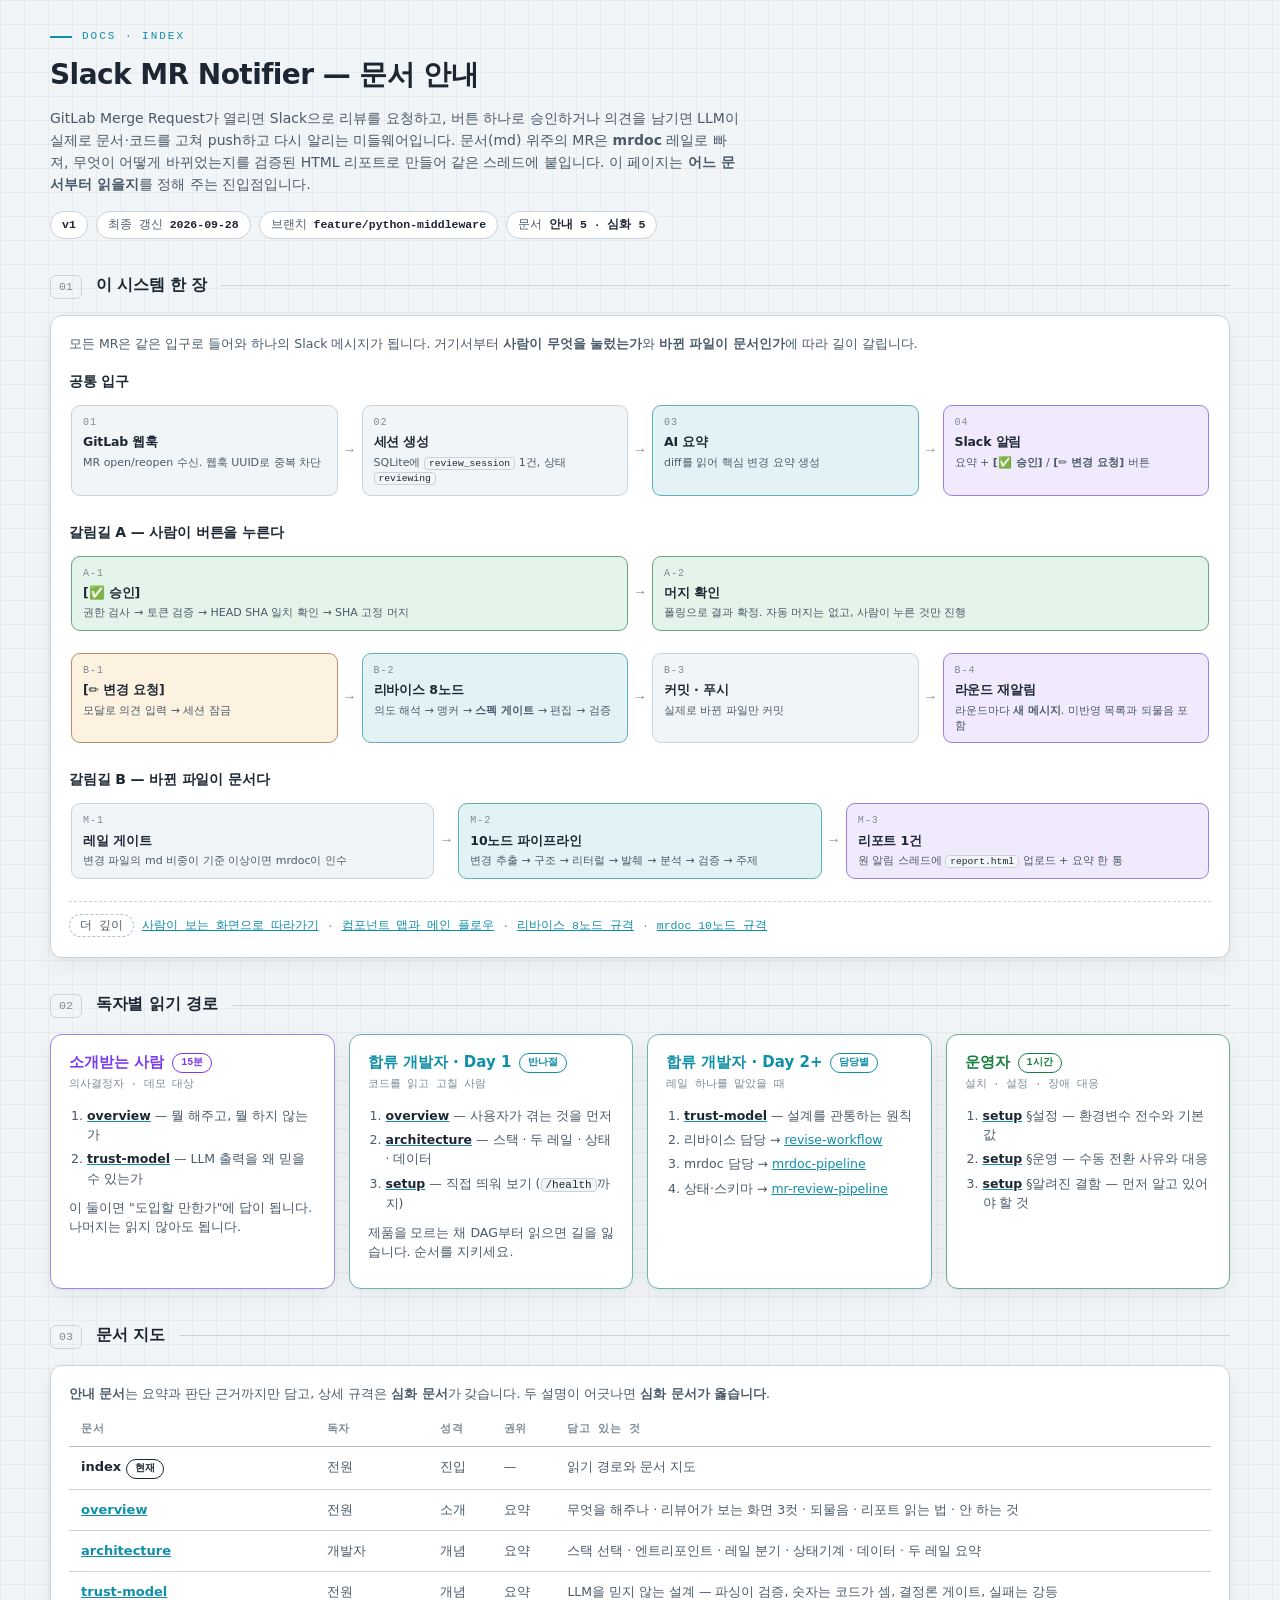
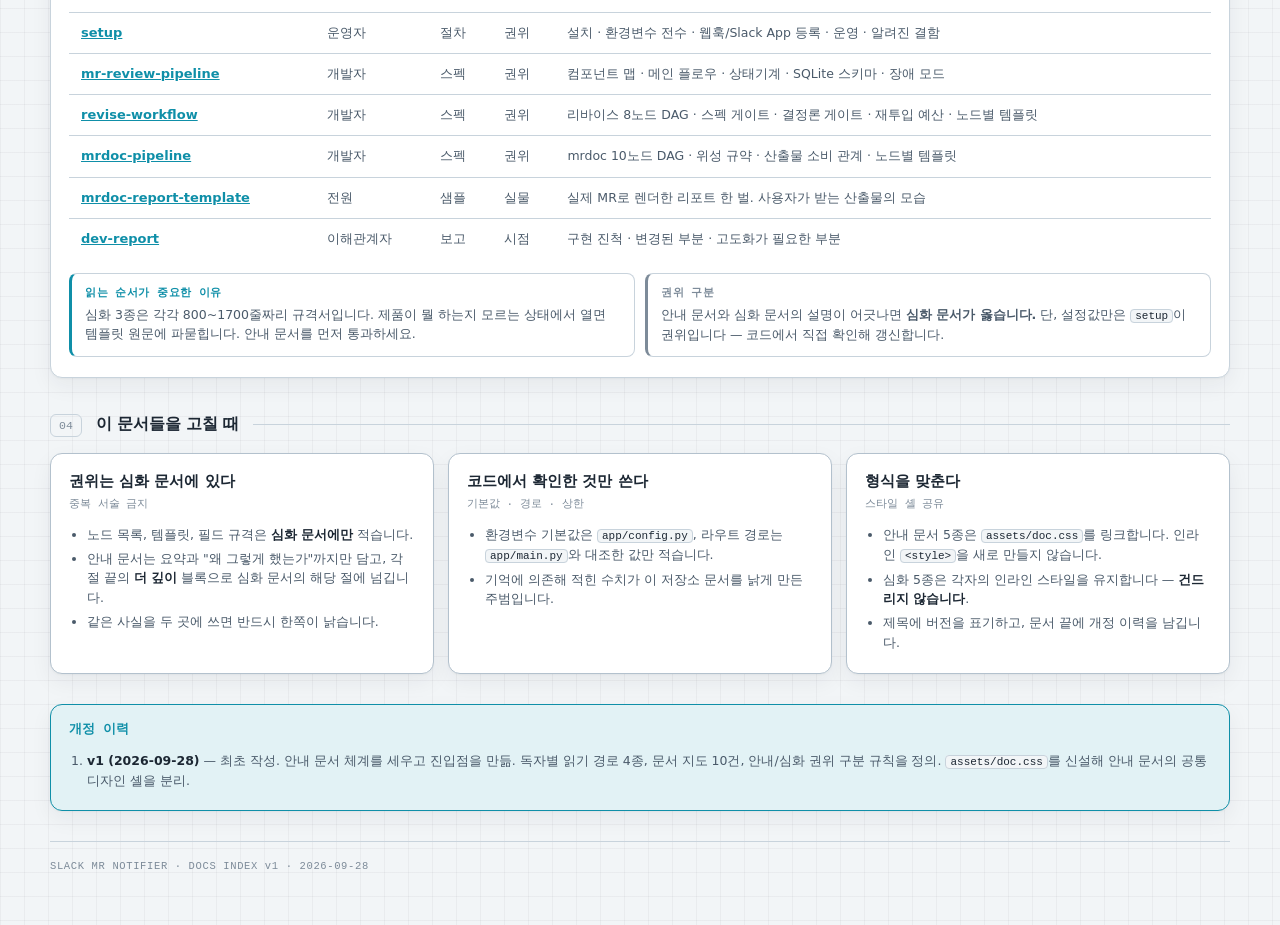
<file: docs/index.html>
<!DOCTYPE html>
<html lang="ko">
<head>
<meta charset="utf-8">
<meta name="viewport" content="width=device-width, initial-scale=1">
<title>Slack MR Notifier — 문서 안내 (v1)</title>
<link rel="stylesheet" href="assets/doc.css">
</head>
<body>
<div class="wrap">

<header>
  <div class="eyebrow">Docs · Index</div>
  <h1>Slack MR Notifier — 문서 안내</h1>
  <p class="lede">
    GitLab Merge Request가 열리면 Slack으로 리뷰를 요청하고, 버튼 하나로 승인하거나
    의견을 남기면 LLM이 실제로 문서·코드를 고쳐 push하고 다시 알리는 미들웨어입니다.
    문서(md) 위주의 MR은 <b>mrdoc</b> 레일로 빠져, 무엇이 어떻게 바뀌었는지를 검증된
    HTML 리포트로 만들어 같은 스레드에 붙입니다.
    이 페이지는 <b>어느 문서부터 읽을지</b>를 정해 주는 진입점입니다.
  </p>
  <div class="chips">
    <span class="chip"><b>v1</b></span>
    <span class="chip">최종 갱신 <b>2026-09-28</b></span>
    <span class="chip">브랜치 <b>feature/python-middleware</b></span>
    <span class="chip">문서 <b>안내 5 · 심화 5</b></span>
  </div>
</header>

<!-- ============================================================ 01 -->
<section class="sect">
  <div class="sec-head"><span class="num">01</span><h2>이 시스템 한 장</h2><span class="rule"></span></div>

  <div class="band">
    <p class="sub">
      모든 MR은 같은 입구로 들어와 하나의 Slack 메시지가 됩니다. 거기서부터
      <b>사람이 무엇을 눌렀는가</b>와 <b>바뀐 파일이 문서인가</b>에 따라 길이 갈립니다.
    </p>

    <h3>공통 입구</h3>
    <div class="rail">
      <div class="step">
        <div class="no">01</div><div class="tt">GitLab 웹훅</div>
        <div class="ss">MR open/reopen 수신. 웹훅 UUID로 중복 차단</div>
      </div>
      <div class="arrow">→</div>
      <div class="step">
        <div class="no">02</div><div class="tt">세션 생성</div>
        <div class="ss">SQLite에 <code>review_session</code> 1건, 상태 <code>reviewing</code></div>
      </div>
      <div class="arrow">→</div>
      <div class="step ai">
        <div class="no">03</div><div class="tt">AI 요약</div>
        <div class="ss">diff를 읽어 핵심 변경 요약 생성</div>
      </div>
      <div class="arrow">→</div>
      <div class="step hum">
        <div class="no">04</div><div class="tt">Slack 알림</div>
        <div class="ss">요약 + <b>[✅ 승인]</b> / <b>[✏️ 변경 요청]</b> 버튼</div>
      </div>
    </div>

    <h3>갈림길 A — 사람이 버튼을 누른다</h3>
    <div class="rail">
      <div class="step ok">
        <div class="no">A-1</div><div class="tt">[✅ 승인]</div>
        <div class="ss">권한 검사 → 토큰 검증 → HEAD SHA 일치 확인 → SHA 고정 머지</div>
      </div>
      <div class="arrow">→</div>
      <div class="step ok">
        <div class="no">A-2</div><div class="tt">머지 확인</div>
        <div class="ss">폴링으로 결과 확정. 자동 머지는 없고, 사람이 누른 것만 진행</div>
      </div>
    </div>
    <div class="rail" style="margin-top:10px">
      <div class="step warn">
        <div class="no">B-1</div><div class="tt">[✏️ 변경 요청]</div>
        <div class="ss">모달로 의견 입력 → 세션 잠금</div>
      </div>
      <div class="arrow">→</div>
      <div class="step ai">
        <div class="no">B-2</div><div class="tt">리바이스 8노드</div>
        <div class="ss">의도 해석 → 앵커 → <b>스펙 게이트</b> → 편집 → 검증</div>
      </div>
      <div class="arrow">→</div>
      <div class="step">
        <div class="no">B-3</div><div class="tt">커밋 · 푸시</div>
        <div class="ss">실제로 바뀐 파일만 커밋</div>
      </div>
      <div class="arrow">→</div>
      <div class="step hum">
        <div class="no">B-4</div><div class="tt">라운드 재알림</div>
        <div class="ss">라운드마다 <b>새 메시지</b>. 미반영 목록과 되물음 포함</div>
      </div>
    </div>

    <h3>갈림길 B — 바뀐 파일이 문서다</h3>
    <div class="rail">
      <div class="step">
        <div class="no">M-1</div><div class="tt">레일 게이트</div>
        <div class="ss">변경 파일의 md 비중이 기준 이상이면 mrdoc이 인수</div>
      </div>
      <div class="arrow">→</div>
      <div class="step ai">
        <div class="no">M-2</div><div class="tt">10노드 파이프라인</div>
        <div class="ss">변경 추출 → 구조 → 리터럴 → 발췌 → 분석 → 검증 → 주제</div>
      </div>
      <div class="arrow">→</div>
      <div class="step hum">
        <div class="no">M-3</div><div class="tt">리포트 1건</div>
        <div class="ss">원 알림 스레드에 <code>report.html</code> 업로드 + 요약 한 통</div>
      </div>
    </div>

    <div class="deeper">
      <a href="overview.html">사람이 보는 화면으로 따라가기</a> ·
      <a href="mr-review-pipeline.html">컴포넌트 맵과 메인 플로우</a> ·
      <a href="revise-workflow.html">리바이스 8노드 규격</a> ·
      <a href="mrdoc-pipeline.html">mrdoc 10노드 규격</a>
    </div>
  </div>
</section>

<!-- ============================================================ 02 -->
<section class="sect">
  <div class="sec-head"><span class="num">02</span><h2>독자별 읽기 경로</h2><span class="rule"></span></div>

  <div class="cards">
    <div class="card hum">
      <div class="ctitle">소개받는 사람 <span class="badge">15분</span></div>
      <div class="csub">의사결정자 · 데모 대상</div>
      <ol>
        <li><a href="overview.html"><b>overview</b></a> — 뭘 해주고, 뭘 하지 않는가</li>
        <li><a href="trust-model.html"><b>trust-model</b></a> — LLM 출력을 왜 믿을 수 있는가</li>
      </ol>
      <p class="sub" style="margin-top:10px">
        이 둘이면 "도입할 만한가"에 답이 됩니다. 나머지는 읽지 않아도 됩니다.
      </p>
    </div>

    <div class="card ai">
      <div class="ctitle">합류 개발자 · Day 1 <span class="badge">반나절</span></div>
      <div class="csub">코드를 읽고 고칠 사람</div>
      <ol>
        <li><a href="overview.html"><b>overview</b></a> — 사용자가 겪는 것을 먼저</li>
        <li><a href="architecture.html"><b>architecture</b></a> — 스택 · 두 레일 · 상태 · 데이터</li>
        <li><a href="setup.html"><b>setup</b></a> — 직접 띄워 보기 (<code>/health</code>까지)</li>
      </ol>
      <p class="sub" style="margin-top:10px">
        제품을 모르는 채 DAG부터 읽으면 길을 잃습니다. 순서를 지키세요.
      </p>
    </div>

    <div class="card ai">
      <div class="ctitle">합류 개발자 · Day 2+ <span class="badge">담당별</span></div>
      <div class="csub">레일 하나를 맡았을 때</div>
      <ol>
        <li><a href="trust-model.html"><b>trust-model</b></a> — 설계를 관통하는 원칙</li>
        <li>리바이스 담당 → <a href="revise-workflow.html">revise-workflow</a></li>
        <li>mrdoc 담당 → <a href="mrdoc-pipeline.html">mrdoc-pipeline</a></li>
        <li>상태·스키마 → <a href="mr-review-pipeline.html">mr-review-pipeline</a></li>
      </ol>
    </div>

    <div class="card ok">
      <div class="ctitle">운영자 <span class="badge">1시간</span></div>
      <div class="csub">설치 · 설정 · 장애 대응</div>
      <ol>
        <li><a href="setup.html"><b>setup</b></a> §설정 — 환경변수 전수와 기본값</li>
        <li><a href="setup.html"><b>setup</b></a> §운영 — 수동 전환 사유와 대응</li>
        <li><a href="setup.html"><b>setup</b></a> §알려진 결함 — 먼저 알고 있어야 할 것</li>
      </ol>
    </div>
  </div>
</section>

<!-- ============================================================ 03 -->
<section class="sect">
  <div class="sec-head"><span class="num">03</span><h2>문서 지도</h2><span class="rule"></span></div>

  <div class="band">
    <p class="sub">
      <b class="new">안내 문서</b>는 요약과 판단 근거까지만 담고, 상세 규격은
      <b class="spec">심화 문서</b>가 갖습니다. 두 설명이 어긋나면 <b>심화 문서가 옳습니다</b>.
    </p>

    <div class="scroll-x">
    <table class="dtable">
      <thead>
        <tr>
          <th>문서</th><th class="nw">독자</th><th class="nw">성격</th>
          <th class="nw">권위</th><th>담고 있는 것</th>
        </tr>
      </thead>
      <tbody>
        <tr>
          <td class="new">index <span class="badge">현재</span></td>
          <td class="nw">전원</td><td class="nw">진입</td><td class="nw">—</td>
          <td>읽기 경로와 문서 지도</td>
        </tr>
        <tr>
          <td class="new"><a href="overview.html">overview</a></td>
          <td class="nw">전원</td><td class="nw">소개</td><td class="nw">요약</td>
          <td>무엇을 해주나 · 리뷰어가 보는 화면 3컷 · 되물음 · 리포트 읽는 법 · 안 하는 것</td>
        </tr>
        <tr>
          <td class="new"><a href="architecture.html">architecture</a></td>
          <td class="nw">개발자</td><td class="nw">개념</td><td class="nw">요약</td>
          <td>스택 선택 · 엔트리포인트 · 레일 분기 · 상태기계 · 데이터 · 두 레일 요약</td>
        </tr>
        <tr>
          <td class="new"><a href="trust-model.html">trust-model</a></td>
          <td class="nw">전원</td><td class="nw">개념</td><td class="nw">요약</td>
          <td>LLM을 믿지 않는 설계 — 파싱이 검증, 숫자는 코드가 셈, 결정론 게이트, 실패는 강등</td>
        </tr>
        <tr>
          <td class="new"><a href="setup.html">setup</a></td>
          <td class="nw">운영자</td><td class="nw">절차</td><td class="nw">권위</td>
          <td>설치 · 환경변수 전수 · 웹훅/Slack App 등록 · 운영 · 알려진 결함</td>
        </tr>

        <tr>
          <td class="spec"><a href="mr-review-pipeline.html">mr-review-pipeline</a></td>
          <td class="nw">개발자</td><td class="nw">스펙</td><td class="nw">권위</td>
          <td>컴포넌트 맵 · 메인 플로우 · 상태기계 · SQLite 스키마 · 장애 모드</td>
        </tr>
        <tr>
          <td class="spec"><a href="revise-workflow.html">revise-workflow</a></td>
          <td class="nw">개발자</td><td class="nw">스펙</td><td class="nw">권위</td>
          <td>리바이스 8노드 DAG · 스펙 게이트 · 결정론 게이트 · 재투입 예산 · 노드별 템플릿</td>
        </tr>
        <tr>
          <td class="spec"><a href="mrdoc-pipeline.html">mrdoc-pipeline</a></td>
          <td class="nw">개발자</td><td class="nw">스펙</td><td class="nw">권위</td>
          <td>mrdoc 10노드 DAG · 위성 규약 · 산출물 소비 관계 · 노드별 템플릿</td>
        </tr>
        <tr>
          <td class="spec"><a href="mrdoc-report-template.html">mrdoc-report-template</a></td>
          <td class="nw">전원</td><td class="nw">샘플</td><td class="nw">실물</td>
          <td>실제 MR로 렌더한 리포트 한 벌. 사용자가 받는 산출물의 모습</td>
        </tr>
        <tr>
          <td class="spec"><a href="dev-report.html">dev-report</a></td>
          <td class="nw">이해관계자</td><td class="nw">보고</td><td class="nw">시점</td>
          <td>구현 진척 · 변경된 부분 · 고도화가 필요한 부분</td>
        </tr>
      </tbody>
    </table>
    </div>

    <div class="notes" style="margin-top:14px">
      <div class="note info">
        <span class="nt">읽는 순서가 중요한 이유</span>
        심화 3종은 각각 800~1700줄짜리 규격서입니다. 제품이 뭘 하는지 모르는 상태에서
        열면 템플릿 원문에 파묻힙니다. 안내 문서를 먼저 통과하세요.
      </div>
      <div class="note hold">
        <span class="nt">권위 구분</span>
        안내 문서와 심화 문서의 설명이 어긋나면 <b>심화 문서가 옳습니다.</b>
        단, 설정값만은 <code>setup</code>이 권위입니다 — 코드에서 직접 확인해 갱신합니다.
      </div>
    </div>
  </div>
</section>

<!-- ============================================================ 04 -->
<section class="sect">
  <div class="sec-head"><span class="num">04</span><h2>이 문서들을 고칠 때</h2><span class="rule"></span></div>

  <div class="cards">
    <div class="card">
      <div class="ctitle">권위는 심화 문서에 있다</div>
      <div class="csub">중복 서술 금지</div>
      <ul>
        <li>노드 목록, 템플릿, 필드 규격은 <b>심화 문서에만</b> 적습니다.</li>
        <li>안내 문서는 요약과 "왜 그렇게 했는가"까지만 담고,
            각 절 끝의 <b>더 깊이</b> 블록으로 심화 문서의 해당 절에 넘깁니다.</li>
        <li>같은 사실을 두 곳에 쓰면 반드시 한쪽이 낡습니다.</li>
      </ul>
    </div>
    <div class="card">
      <div class="ctitle">코드에서 확인한 것만 쓴다</div>
      <div class="csub">기본값 · 경로 · 상한</div>
      <ul>
        <li>환경변수 기본값은 <code>app/config.py</code>, 라우트 경로는
            <code>app/main.py</code>와 대조한 값만 적습니다.</li>
        <li>기억에 의존해 적힌 수치가 이 저장소 문서를 낡게 만든 주범입니다.</li>
      </ul>
    </div>
    <div class="card">
      <div class="ctitle">형식을 맞춘다</div>
      <div class="csub">스타일 셸 공유</div>
      <ul>
        <li>안내 문서 5종은 <code>assets/doc.css</code>를 링크합니다.
            인라인 <code>&lt;style&gt;</code>을 새로 만들지 않습니다.</li>
        <li>심화 5종은 각자의 인라인 스타일을 유지합니다 — <b>건드리지 않습니다</b>.</li>
        <li>제목에 버전을 표기하고, 문서 끝에 개정 이력을 남깁니다.</li>
      </ul>
    </div>
  </div>
</section>

<div class="rev-history">
  <div class="rh-title">개정 이력</div>
  <ol>
    <li><b>v1 (2026-09-28)</b> — 최초 작성. 안내 문서 체계를 세우고 진입점을 만듦.
      독자별 읽기 경로 4종, 문서 지도 10건, 안내/심화 권위 구분 규칙을 정의.
      <code>assets/doc.css</code>를 신설해 안내 문서의 공통 디자인 셸을 분리.</li>
  </ol>
</div>

<footer>
  SLACK MR NOTIFIER · DOCS INDEX v1 · 2026-09-28
</footer>

</div>
</body>
</html>
</file>
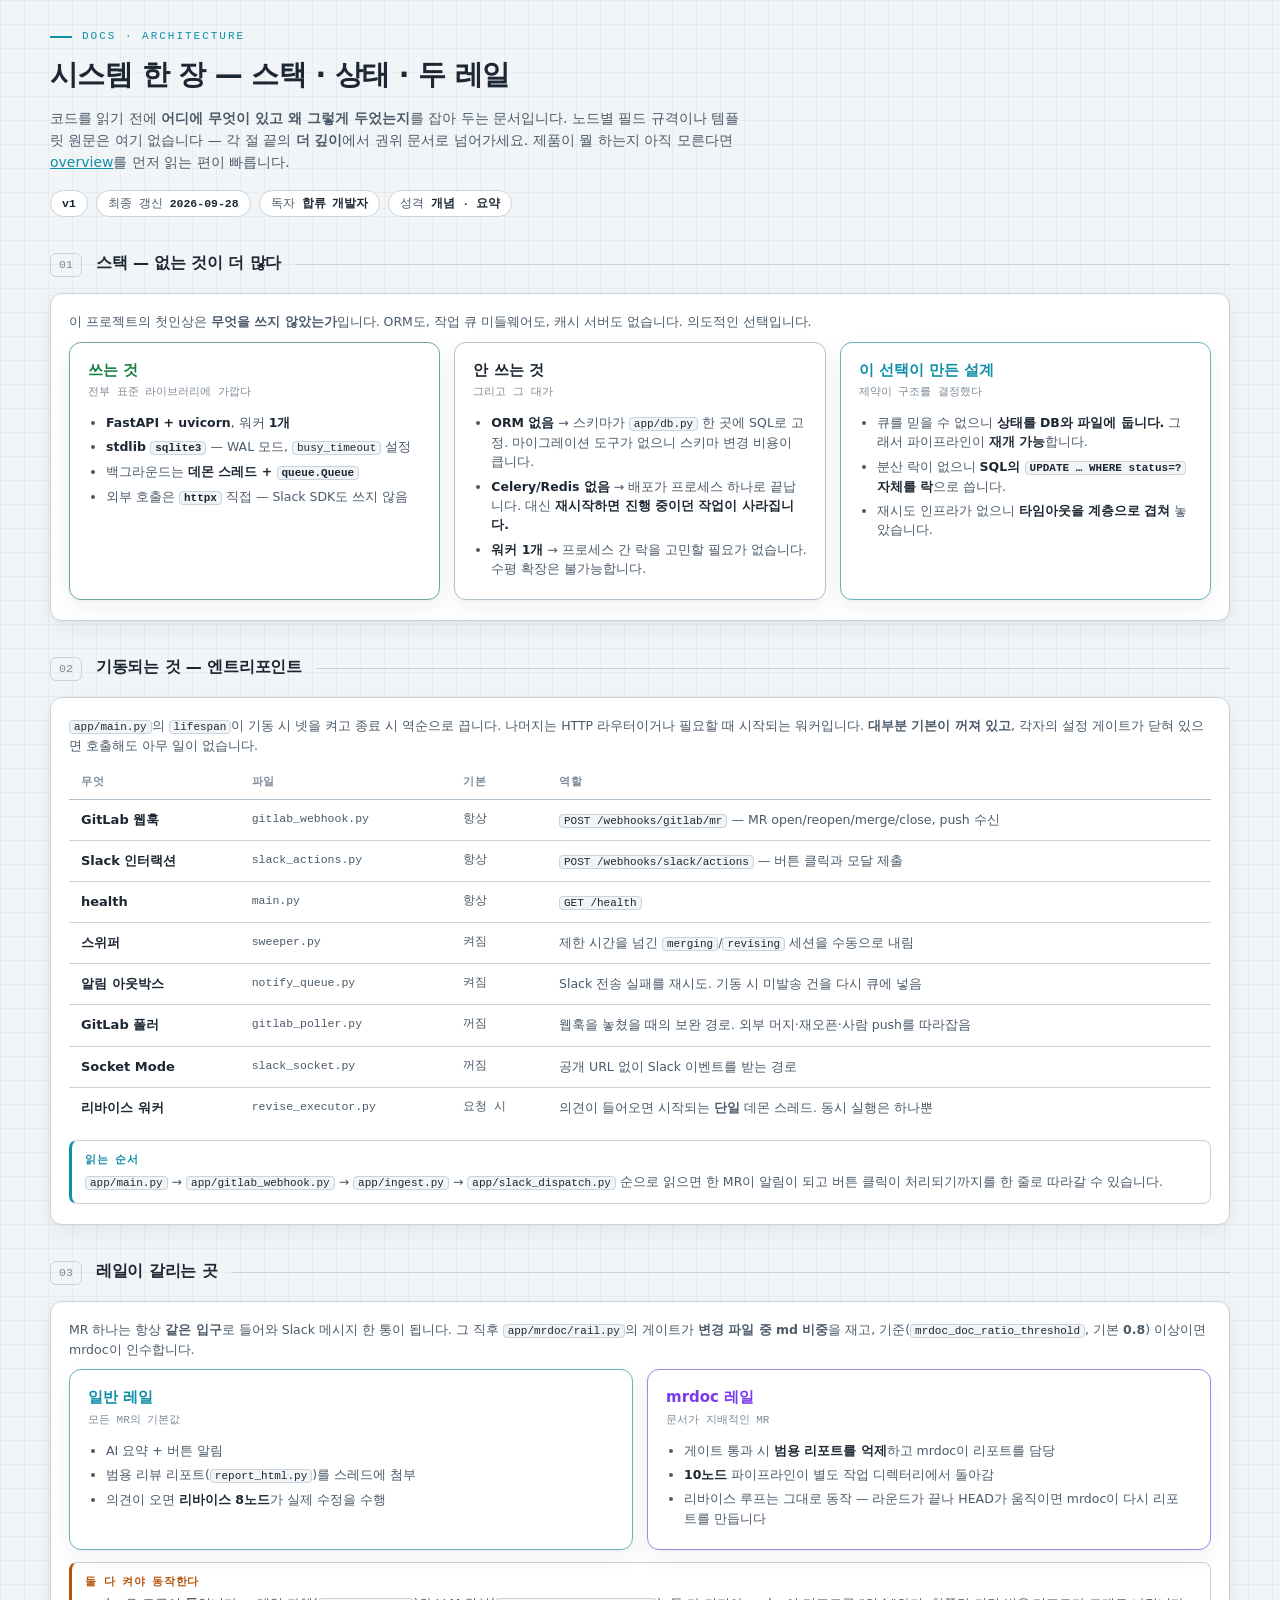
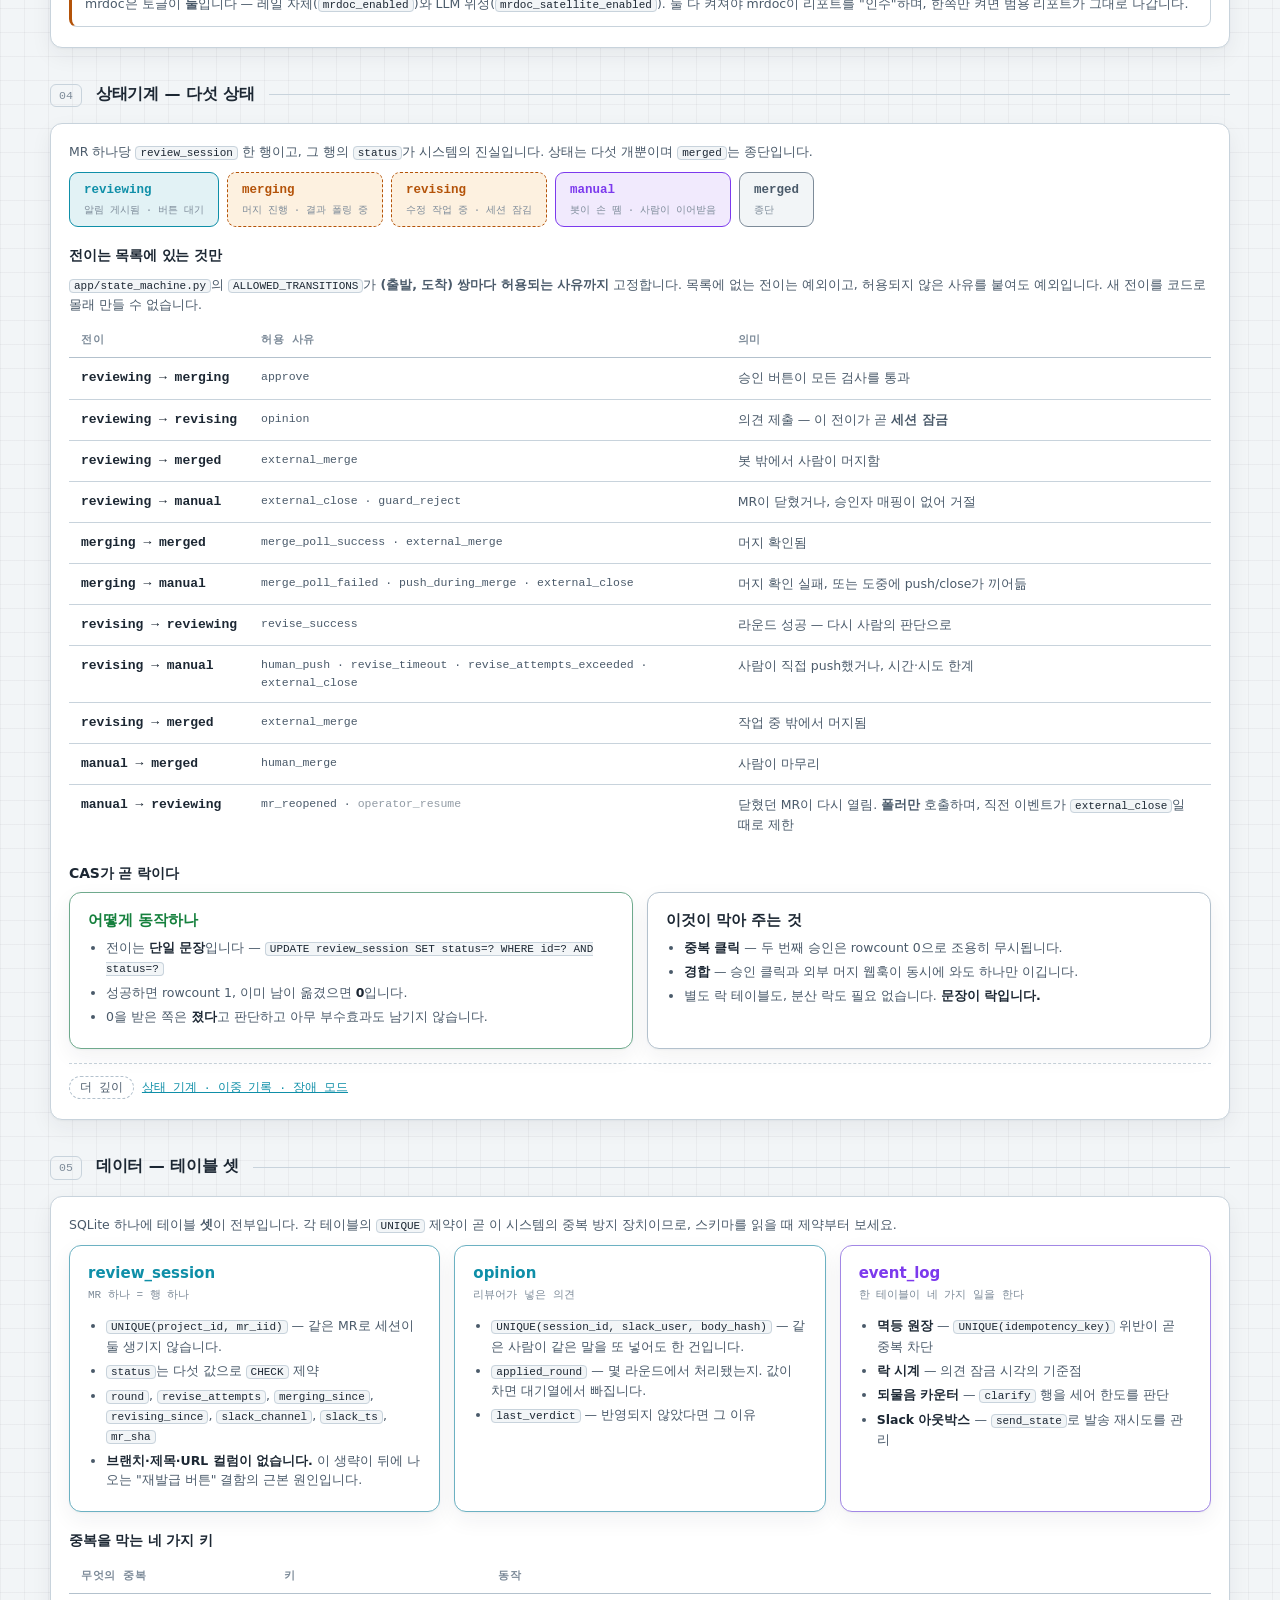
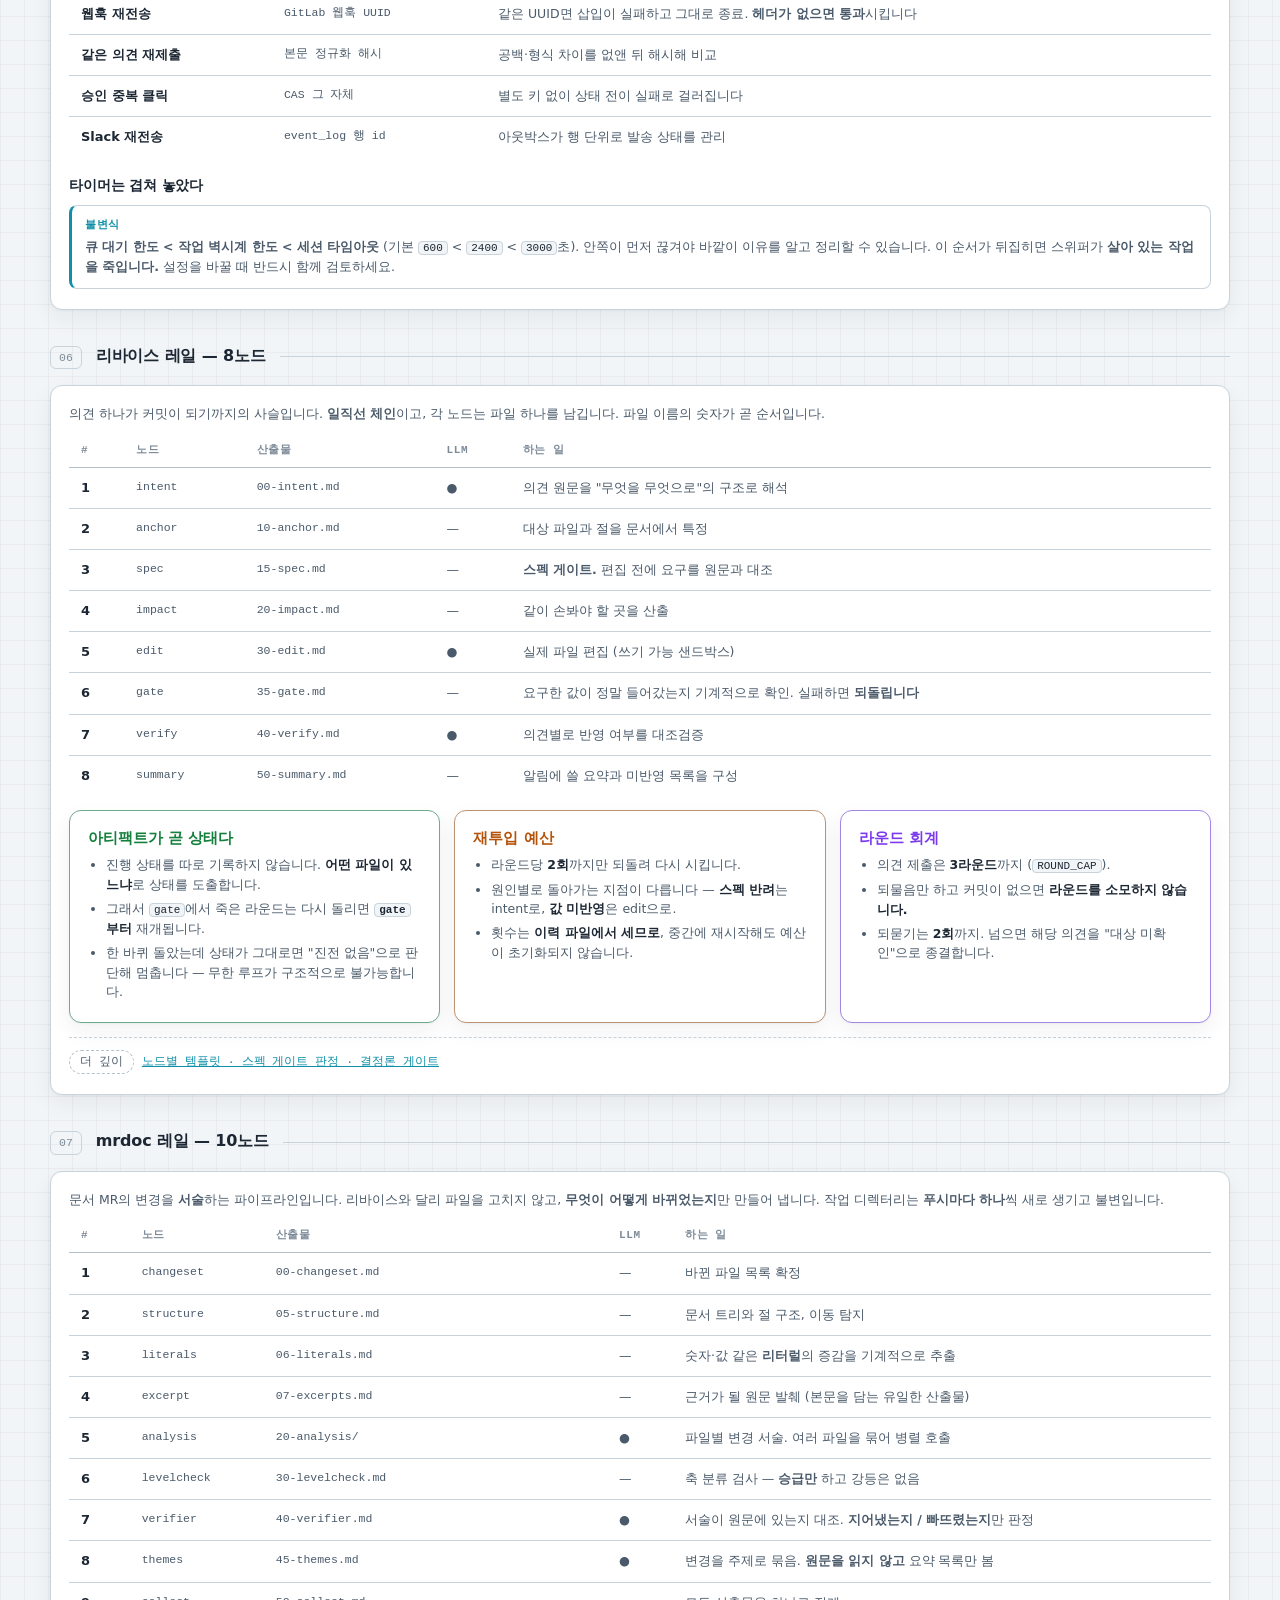
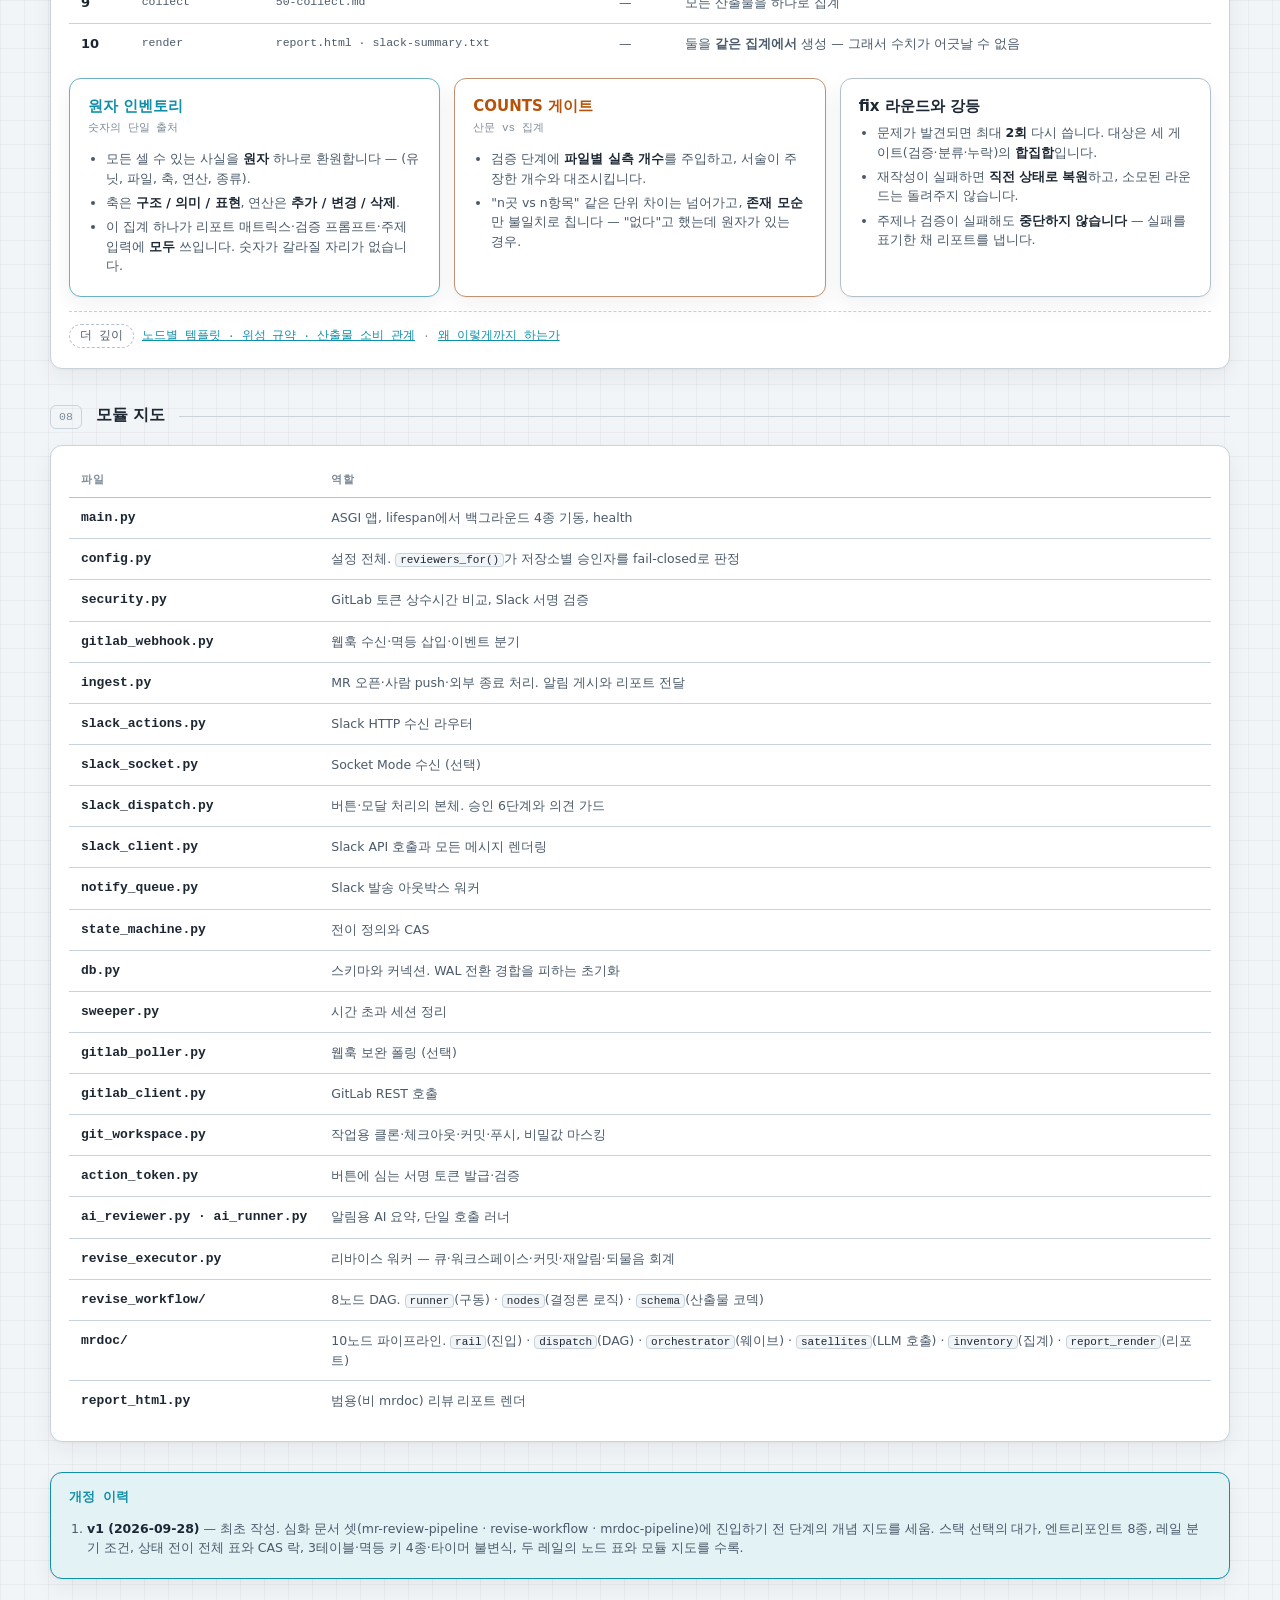
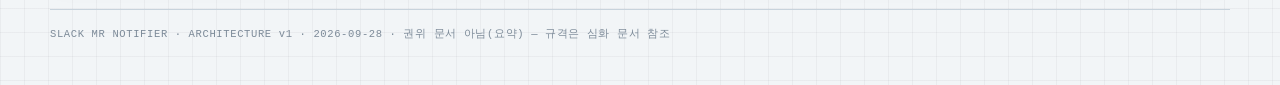
<file: docs/architecture.html>
<!DOCTYPE html>
<html lang="ko">
<head>
<meta charset="utf-8">
<meta name="viewport" content="width=device-width, initial-scale=1">
<title>시스템 한 장 — 스택 · 상태 · 두 레일 (v1)</title>
<link rel="stylesheet" href="assets/doc.css">
</head>
<body>
<div class="wrap">

<header>
  <div class="eyebrow">Docs · Architecture</div>
  <h1>시스템 한 장 — 스택 · 상태 · 두 레일</h1>
  <p class="lede">
    코드를 읽기 전에 <b>어디에 무엇이 있고 왜 그렇게 두었는지</b>를 잡아 두는 문서입니다.
    노드별 필드 규격이나 템플릿 원문은 여기 없습니다 — 각 절 끝의 <b>더 깊이</b>에서
    권위 문서로 넘어가세요. 제품이 뭘 하는지 아직 모른다면
    <a href="overview.html">overview</a>를 먼저 읽는 편이 빠릅니다.
  </p>
  <div class="chips">
    <span class="chip"><b>v1</b></span>
    <span class="chip">최종 갱신 <b>2026-09-28</b></span>
    <span class="chip">독자 <b>합류 개발자</b></span>
    <span class="chip">성격 <b>개념 · 요약</b></span>
  </div>
</header>

<!-- ============================================================ 01 -->
<section class="sect">
  <div class="sec-head"><span class="num">01</span><h2>스택 — 없는 것이 더 많다</h2><span class="rule"></span></div>

  <div class="band">
    <p class="sub">
      이 프로젝트의 첫인상은 <b>무엇을 쓰지 않았는가</b>입니다.
      ORM도, 작업 큐 미들웨어도, 캐시 서버도 없습니다. 의도적인 선택입니다.
    </p>

    <div class="cards">
      <div class="card ok">
        <div class="ctitle">쓰는 것</div>
        <div class="csub">전부 표준 라이브러리에 가깝다</div>
        <ul>
          <li><b>FastAPI + uvicorn</b>, 워커 <b>1개</b></li>
          <li><b>stdlib <code>sqlite3</code></b> — WAL 모드, <code>busy_timeout</code> 설정</li>
          <li>백그라운드는 <b>데몬 스레드 + <code>queue.Queue</code></b></li>
          <li>외부 호출은 <b><code>httpx</code></b> 직접 — Slack SDK도 쓰지 않음</li>
        </ul>
      </div>
      <div class="card">
        <div class="ctitle">안 쓰는 것</div>
        <div class="csub">그리고 그 대가</div>
        <ul>
          <li><b>ORM 없음</b> → 스키마가 <code>app/db.py</code> 한 곳에 SQL로 고정.
              마이그레이션 도구가 없으니 스키마 변경 비용이 큽니다.</li>
          <li><b>Celery/Redis 없음</b> → 배포가 프로세스 하나로 끝납니다.
              대신 <b>재시작하면 진행 중이던 작업이 사라집니다.</b></li>
          <li><b>워커 1개</b> → 프로세스 간 락을 고민할 필요가 없습니다.
              수평 확장은 불가능합니다.</li>
        </ul>
      </div>
      <div class="card ai">
        <div class="ctitle">이 선택이 만든 설계</div>
        <div class="csub">제약이 구조를 결정했다</div>
        <ul>
          <li>큐를 믿을 수 없으니 <b>상태를 DB와 파일에 둡니다.</b>
              그래서 파이프라인이 <b>재개 가능</b>합니다.</li>
          <li>분산 락이 없으니 <b>SQL의 <code>UPDATE … WHERE status=?</code> 자체를 락</b>으로 씁니다.</li>
          <li>재시도 인프라가 없으니 <b>타임아웃을 계층으로 겹쳐</b> 놓았습니다.</li>
        </ul>
      </div>
    </div>
  </div>
</section>

<!-- ============================================================ 02 -->
<section class="sect">
  <div class="sec-head"><span class="num">02</span><h2>기동되는 것 — 엔트리포인트</h2><span class="rule"></span></div>

  <div class="band">
    <p class="sub">
      <code>app/main.py</code>의 <code>lifespan</code>이 기동 시 넷을 켜고 종료 시 역순으로 끕니다.
      나머지는 HTTP 라우터이거나 필요할 때 시작되는 워커입니다.
      <b>대부분 기본이 꺼져 있고</b>, 각자의 설정 게이트가 닫혀 있으면 호출해도 아무 일이 없습니다.
    </p>

    <div class="scroll-x">
    <table class="dtable">
      <thead><tr><th class="nw">무엇</th><th class="nw">파일</th><th class="nw">기본</th><th>역할</th></tr></thead>
      <tbody>
        <tr><td class="nw">GitLab 웹훅</td><td class="nw m">gitlab_webhook.py</td><td class="nw m">항상</td>
            <td><code>POST /webhooks/gitlab/mr</code> — MR open/reopen/merge/close, push 수신</td></tr>
        <tr><td class="nw">Slack 인터랙션</td><td class="nw m">slack_actions.py</td><td class="nw m">항상</td>
            <td><code>POST /webhooks/slack/actions</code> — 버튼 클릭과 모달 제출</td></tr>
        <tr><td class="nw">health</td><td class="nw m">main.py</td><td class="nw m">항상</td>
            <td><code>GET /health</code></td></tr>
        <tr><td class="nw">스위퍼</td><td class="nw m">sweeper.py</td><td class="nw m">켜짐</td>
            <td>제한 시간을 넘긴 <code>merging</code>/<code>revising</code> 세션을 수동으로 내림</td></tr>
        <tr><td class="nw">알림 아웃박스</td><td class="nw m">notify_queue.py</td><td class="nw m">켜짐</td>
            <td>Slack 전송 실패를 재시도. 기동 시 미발송 건을 다시 큐에 넣음</td></tr>
        <tr><td class="nw">GitLab 폴러</td><td class="nw m">gitlab_poller.py</td><td class="nw m">꺼짐</td>
            <td>웹훅을 놓쳤을 때의 보완 경로. 외부 머지·재오픈·사람 push를 따라잡음</td></tr>
        <tr><td class="nw">Socket Mode</td><td class="nw m">slack_socket.py</td><td class="nw m">꺼짐</td>
            <td>공개 URL 없이 Slack 이벤트를 받는 경로</td></tr>
        <tr><td class="nw">리바이스 워커</td><td class="nw m">revise_executor.py</td><td class="nw m">요청 시</td>
            <td>의견이 들어오면 시작되는 <b>단일</b> 데몬 스레드. 동시 실행은 하나뿐</td></tr>
      </tbody>
    </table>
    </div>

    <div class="note info" style="margin-top:12px">
      <span class="nt">읽는 순서</span>
      <code>app/main.py</code> → <code>app/gitlab_webhook.py</code> → <code>app/ingest.py</code>
      → <code>app/slack_dispatch.py</code> 순으로 읽으면 한 MR이 알림이 되고 버튼 클릭이
      처리되기까지를 한 줄로 따라갈 수 있습니다.
    </div>
  </div>
</section>

<!-- ============================================================ 03 -->
<section class="sect">
  <div class="sec-head"><span class="num">03</span><h2>레일이 갈리는 곳</h2><span class="rule"></span></div>

  <div class="band">
    <p class="sub">
      MR 하나는 항상 <b>같은 입구</b>로 들어와 Slack 메시지 한 통이 됩니다.
      그 직후 <code>app/mrdoc/rail.py</code>의 게이트가 <b>변경 파일 중 md 비중</b>을 재고,
      기준(<code>mrdoc_doc_ratio_threshold</code>, 기본 <b>0.8</b>) 이상이면 mrdoc이 인수합니다.
    </p>

    <div class="cards">
      <div class="card ai">
        <div class="ctitle">일반 레일</div>
        <div class="csub">모든 MR의 기본값</div>
        <ul>
          <li>AI 요약 + 버튼 알림</li>
          <li>범용 리뷰 리포트(<code>report_html.py</code>)를 스레드에 첨부</li>
          <li>의견이 오면 <b>리바이스 8노드</b>가 실제 수정을 수행</li>
        </ul>
      </div>
      <div class="card hum">
        <div class="ctitle">mrdoc 레일</div>
        <div class="csub">문서가 지배적인 MR</div>
        <ul>
          <li>게이트 통과 시 <b>범용 리포트를 억제</b>하고 mrdoc이 리포트를 담당</li>
          <li><b>10노드</b> 파이프라인이 별도 작업 디렉터리에서 돌아감</li>
          <li>리바이스 루프는 그대로 동작 — 라운드가 끝나 HEAD가 움직이면
              mrdoc이 다시 리포트를 만듭니다</li>
        </ul>
      </div>
    </div>

    <div class="note" style="margin-top:12px">
      <span class="nt">둘 다 켜야 동작한다</span>
      mrdoc은 토글이 <b>둘</b>입니다 — 레일 자체(<code>mrdoc_enabled</code>)와
      LLM 위성(<code>mrdoc_satellite_enabled</code>). 둘 다 켜져야 mrdoc이 리포트를
      "인수"하며, 한쪽만 켜면 범용 리포트가 그대로 나갑니다.
    </div>
  </div>
</section>

<!-- ============================================================ 04 -->
<section class="sect">
  <div class="sec-head"><span class="num">04</span><h2>상태기계 — 다섯 상태</h2><span class="rule"></span></div>

  <div class="band">
    <p class="sub">
      MR 하나당 <code>review_session</code> 한 행이고, 그 행의 <code>status</code>가
      시스템의 진실입니다. 상태는 다섯 개뿐이며 <code>merged</code>는 종단입니다.
    </p>

    <div class="states">
      <div class="state reviewing">reviewing<small>알림 게시됨 · 버튼 대기</small></div>
      <div class="state merging">merging<small>머지 진행 · 결과 폴링 중</small></div>
      <div class="state revising">revising<small>수정 작업 중 · 세션 잠김</small></div>
      <div class="state manual">manual<small>봇이 손 뗌 · 사람이 이어받음</small></div>
      <div class="state merged">merged<small>종단</small></div>
    </div>

    <h3>전이는 목록에 있는 것만</h3>
    <p class="sub">
      <code>app/state_machine.py</code>의 <code>ALLOWED_TRANSITIONS</code>가
      <b>(출발, 도착) 쌍마다 허용되는 사유까지</b> 고정합니다. 목록에 없는 전이는 예외이고,
      허용되지 않은 사유를 붙여도 예외입니다. 새 전이를 코드로 몰래 만들 수 없습니다.
    </p>

    <div class="scroll-x">
    <table class="dtable">
      <thead><tr><th class="nw">전이</th><th>허용 사유</th><th>의미</th></tr></thead>
      <tbody>
        <tr><td class="nw m">reviewing → merging</td><td class="m">approve</td>
            <td>승인 버튼이 모든 검사를 통과</td></tr>
        <tr><td class="nw m">reviewing → revising</td><td class="m">opinion</td>
            <td>의견 제출 — 이 전이가 곧 <b>세션 잠금</b></td></tr>
        <tr><td class="nw m">reviewing → merged</td><td class="m">external_merge</td>
            <td>봇 밖에서 사람이 머지함</td></tr>
        <tr><td class="nw m">reviewing → manual</td><td class="m">external_close · guard_reject</td>
            <td>MR이 닫혔거나, 승인자 매핑이 없어 거절</td></tr>
        <tr><td class="nw m">merging → merged</td><td class="m">merge_poll_success · external_merge</td>
            <td>머지 확인됨</td></tr>
        <tr><td class="nw m">merging → manual</td><td class="m">merge_poll_failed · push_during_merge · external_close</td>
            <td>머지 확인 실패, 또는 도중에 push/close가 끼어듦</td></tr>
        <tr><td class="nw m">revising → reviewing</td><td class="m">revise_success</td>
            <td>라운드 성공 — 다시 사람의 판단으로</td></tr>
        <tr><td class="nw m">revising → manual</td><td class="m">human_push · revise_timeout · revise_attempts_exceeded · external_close</td>
            <td>사람이 직접 push했거나, 시간·시도 한계</td></tr>
        <tr><td class="nw m">revising → merged</td><td class="m">external_merge</td>
            <td>작업 중 밖에서 머지됨</td></tr>
        <tr><td class="nw m">manual → merged</td><td class="m">human_merge</td>
            <td>사람이 마무리</td></tr>
        <tr><td class="nw m">manual → reviewing</td><td class="m">mr_reopened · <span style="opacity:.6">operator_resume</span></td>
            <td>닫혔던 MR이 다시 열림. <b>폴러만</b> 호출하며, 직전 이벤트가
                <code>external_close</code>일 때로 제한</td></tr>
      </tbody>
    </table>
    </div>

    <h3>CAS가 곧 락이다</h3>
    <div class="cards">
      <div class="card ok">
        <div class="ctitle">어떻게 동작하나</div>
        <ul>
          <li>전이는 <b>단일 문장</b>입니다 —
              <code>UPDATE review_session SET status=? WHERE id=? AND status=?</code></li>
          <li>성공하면 rowcount 1, 이미 남이 옮겼으면 <b>0</b>입니다.</li>
          <li>0을 받은 쪽은 <b>졌다</b>고 판단하고 아무 부수효과도 남기지 않습니다.</li>
        </ul>
      </div>
      <div class="card">
        <div class="ctitle">이것이 막아 주는 것</div>
        <ul>
          <li><b>중복 클릭</b> — 두 번째 승인은 rowcount 0으로 조용히 무시됩니다.</li>
          <li><b>경합</b> — 승인 클릭과 외부 머지 웹훅이 동시에 와도 하나만 이깁니다.</li>
          <li>별도 락 테이블도, 분산 락도 필요 없습니다. <b>문장이 락입니다.</b></li>
        </ul>
      </div>
    </div>

    <div class="deeper">
      <a href="mr-review-pipeline.html">상태 기계 · 이중 기록 · 장애 모드</a>
    </div>
  </div>
</section>

<!-- ============================================================ 05 -->
<section class="sect">
  <div class="sec-head"><span class="num">05</span><h2>데이터 — 테이블 셋</h2><span class="rule"></span></div>

  <div class="band">
    <p class="sub">
      SQLite 하나에 테이블 <b>셋</b>이 전부입니다. 각 테이블의 <code>UNIQUE</code> 제약이
      곧 이 시스템의 중복 방지 장치이므로, 스키마를 읽을 때 제약부터 보세요.
    </p>

    <div class="cards">
      <div class="card ai">
        <div class="ctitle">review_session</div>
        <div class="csub">MR 하나 = 행 하나</div>
        <ul>
          <li><code>UNIQUE(project_id, mr_iid)</code> — 같은 MR로 세션이 둘 생기지 않습니다.</li>
          <li><code>status</code>는 다섯 값으로 <code>CHECK</code> 제약</li>
          <li><code>round</code>, <code>revise_attempts</code>,
              <code>merging_since</code>, <code>revising_since</code>,
              <code>slack_channel</code>, <code>slack_ts</code>, <code>mr_sha</code></li>
          <li><b>브랜치·제목·URL 컬럼이 없습니다.</b> 이 생략이 뒤에 나오는
              "재발급 버튼" 결함의 근본 원인입니다.</li>
        </ul>
      </div>
      <div class="card ai">
        <div class="ctitle">opinion</div>
        <div class="csub">리뷰어가 넣은 의견</div>
        <ul>
          <li><code>UNIQUE(session_id, slack_user, body_hash)</code> —
              같은 사람이 같은 말을 또 넣어도 한 건입니다.</li>
          <li><code>applied_round</code> — 몇 라운드에서 처리됐는지.
              값이 차면 대기열에서 빠집니다.</li>
          <li><code>last_verdict</code> — 반영되지 않았다면 그 이유</li>
        </ul>
      </div>
      <div class="card hum">
        <div class="ctitle">event_log</div>
        <div class="csub">한 테이블이 네 가지 일을 한다</div>
        <ul>
          <li><b>멱등 원장</b> — <code>UNIQUE(idempotency_key)</code> 위반이 곧 중복 차단</li>
          <li><b>락 시계</b> — 의견 잠금 시각의 기준점</li>
          <li><b>되물음 카운터</b> — <code>clarify</code> 행을 세어 한도를 판단</li>
          <li><b>Slack 아웃박스</b> — <code>send_state</code>로 발송 재시도를 관리</li>
        </ul>
      </div>
    </div>

    <h3>중복을 막는 네 가지 키</h3>
    <div class="scroll-x">
    <table class="dtable">
      <thead><tr><th class="nw">무엇의 중복</th><th class="nw">키</th><th>동작</th></tr></thead>
      <tbody>
        <tr><td class="nw">웹훅 재전송</td><td class="nw m">GitLab 웹훅 UUID</td>
            <td>같은 UUID면 삽입이 실패하고 그대로 종료. <b>헤더가 없으면 통과</b>시킵니다</td></tr>
        <tr><td class="nw">같은 의견 재제출</td><td class="nw m">본문 정규화 해시</td>
            <td>공백·형식 차이를 없앤 뒤 해시해 비교</td></tr>
        <tr><td class="nw">승인 중복 클릭</td><td class="nw m">CAS 그 자체</td>
            <td>별도 키 없이 상태 전이 실패로 걸러집니다</td></tr>
        <tr><td class="nw">Slack 재전송</td><td class="nw m">event_log 행 id</td>
            <td>아웃박스가 행 단위로 발송 상태를 관리</td></tr>
      </tbody>
    </table>
    </div>

    <h3>타이머는 겹쳐 놓았다</h3>
    <div class="note info" style="margin-top:4px">
      <span class="nt">불변식</span>
      <b>큐 대기 한도 &lt; 작업 벽시계 한도 &lt; 세션 타임아웃</b>
      (기본 <code>600</code> &lt; <code>2400</code> &lt; <code>3000</code>초).
      안쪽이 먼저 끊겨야 바깥이 이유를 알고 정리할 수 있습니다.
      이 순서가 뒤집히면 스위퍼가 <b>살아 있는 작업을 죽입니다.</b>
      설정을 바꿀 때 반드시 함께 검토하세요.
    </div>
  </div>
</section>

<!-- ============================================================ 06 -->
<section class="sect">
  <div class="sec-head"><span class="num">06</span><h2>리바이스 레일 — 8노드</h2><span class="rule"></span></div>

  <div class="band">
    <p class="sub">
      의견 하나가 커밋이 되기까지의 사슬입니다. <b>일직선 체인</b>이고,
      각 노드는 파일 하나를 남깁니다. 파일 이름의 숫자가 곧 순서입니다.
    </p>

    <div class="scroll-x">
    <table class="dtable">
      <thead><tr><th class="nw">#</th><th class="nw">노드</th><th class="nw">산출물</th><th class="nw">LLM</th><th>하는 일</th></tr></thead>
      <tbody>
        <tr><td class="nw">1</td><td class="nw m">intent</td><td class="nw m">00-intent.md</td><td class="nw">●</td>
            <td>의견 원문을 "무엇을 무엇으로"의 구조로 해석</td></tr>
        <tr><td class="nw">2</td><td class="nw m">anchor</td><td class="nw m">10-anchor.md</td><td class="nw">—</td>
            <td>대상 파일과 절을 문서에서 특정</td></tr>
        <tr><td class="nw">3</td><td class="nw m">spec</td><td class="nw m">15-spec.md</td><td class="nw">—</td>
            <td><b>스펙 게이트.</b> 편집 전에 요구를 원문과 대조</td></tr>
        <tr><td class="nw">4</td><td class="nw m">impact</td><td class="nw m">20-impact.md</td><td class="nw">—</td>
            <td>같이 손봐야 할 곳을 산출</td></tr>
        <tr><td class="nw">5</td><td class="nw m">edit</td><td class="nw m">30-edit.md</td><td class="nw">●</td>
            <td>실제 파일 편집 (쓰기 가능 샌드박스)</td></tr>
        <tr><td class="nw">6</td><td class="nw m">gate</td><td class="nw m">35-gate.md</td><td class="nw">—</td>
            <td>요구한 값이 정말 들어갔는지 기계적으로 확인.
                실패하면 <b>되돌립니다</b></td></tr>
        <tr><td class="nw">7</td><td class="nw m">verify</td><td class="nw m">40-verify.md</td><td class="nw">●</td>
            <td>의견별로 반영 여부를 대조검증</td></tr>
        <tr><td class="nw">8</td><td class="nw m">summary</td><td class="nw m">50-summary.md</td><td class="nw">—</td>
            <td>알림에 쓸 요약과 미반영 목록을 구성</td></tr>
      </tbody>
    </table>
    </div>

    <div class="cards" style="margin-top:14px">
      <div class="card ok">
        <div class="ctitle">아티팩트가 곧 상태다</div>
        <ul>
          <li>진행 상태를 따로 기록하지 않습니다. <b>어떤 파일이 있느냐</b>로 상태를 도출합니다.</li>
          <li>그래서 <code>gate</code>에서 죽은 라운드는 다시 돌리면 <b><code>gate</code>부터</b> 재개됩니다.</li>
          <li>한 바퀴 돌았는데 상태가 그대로면 "진전 없음"으로 판단해 멈춥니다 —
              무한 루프가 구조적으로 불가능합니다.</li>
        </ul>
      </div>
      <div class="card warn">
        <div class="ctitle">재투입 예산</div>
        <ul>
          <li>라운드당 <b>2회</b>까지만 되돌려 다시 시킵니다.</li>
          <li>원인별로 돌아가는 지점이 다릅니다 —
              <b>스펙 반려</b>는 intent로, <b>값 미반영</b>은 edit으로.</li>
          <li>횟수는 <b>이력 파일에서 세므로</b>, 중간에 재시작해도 예산이 초기화되지 않습니다.</li>
        </ul>
      </div>
      <div class="card hum">
        <div class="ctitle">라운드 회계</div>
        <ul>
          <li>의견 제출은 <b>3라운드</b>까지 (<code>ROUND_CAP</code>).</li>
          <li>되물음만 하고 커밋이 없으면 <b>라운드를 소모하지 않습니다.</b></li>
          <li>되묻기는 <b>2회</b>까지. 넘으면 해당 의견을 "대상 미확인"으로 종결합니다.</li>
        </ul>
      </div>
    </div>

    <div class="deeper">
      <a href="revise-workflow.html">노드별 템플릿 · 스펙 게이트 판정 · 결정론 게이트</a>
    </div>
  </div>
</section>

<!-- ============================================================ 07 -->
<section class="sect">
  <div class="sec-head"><span class="num">07</span><h2>mrdoc 레일 — 10노드</h2><span class="rule"></span></div>

  <div class="band">
    <p class="sub">
      문서 MR의 변경을 <b>서술</b>하는 파이프라인입니다. 리바이스와 달리 파일을 고치지 않고,
      <b>무엇이 어떻게 바뀌었는지</b>만 만들어 냅니다.
      작업 디렉터리는 <b>푸시마다 하나</b>씩 새로 생기고 불변입니다.
    </p>

    <div class="scroll-x">
    <table class="dtable">
      <thead><tr><th class="nw">#</th><th class="nw">노드</th><th class="nw">산출물</th><th class="nw">LLM</th><th>하는 일</th></tr></thead>
      <tbody>
        <tr><td class="nw">1</td><td class="nw m">changeset</td><td class="nw m">00-changeset.md</td><td class="nw">—</td>
            <td>바뀐 파일 목록 확정</td></tr>
        <tr><td class="nw">2</td><td class="nw m">structure</td><td class="nw m">05-structure.md</td><td class="nw">—</td>
            <td>문서 트리와 절 구조, 이동 탐지</td></tr>
        <tr><td class="nw">3</td><td class="nw m">literals</td><td class="nw m">06-literals.md</td><td class="nw">—</td>
            <td>숫자·값 같은 <b>리터럴</b>의 증감을 기계적으로 추출</td></tr>
        <tr><td class="nw">4</td><td class="nw m">excerpt</td><td class="nw m">07-excerpts.md</td><td class="nw">—</td>
            <td>근거가 될 원문 발췌 (본문을 담는 유일한 산출물)</td></tr>
        <tr><td class="nw">5</td><td class="nw m">analysis</td><td class="nw m">20-analysis/</td><td class="nw">●</td>
            <td>파일별 변경 서술. 여러 파일을 묶어 병렬 호출</td></tr>
        <tr><td class="nw">6</td><td class="nw m">levelcheck</td><td class="nw m">30-levelcheck.md</td><td class="nw">—</td>
            <td>축 분류 검사 — <b>승급만</b> 하고 강등은 없음</td></tr>
        <tr><td class="nw">7</td><td class="nw m">verifier</td><td class="nw m">40-verifier.md</td><td class="nw">●</td>
            <td>서술이 원문에 있는지 대조. <b>지어냈는지 / 빠뜨렸는지</b>만 판정</td></tr>
        <tr><td class="nw">8</td><td class="nw m">themes</td><td class="nw m">45-themes.md</td><td class="nw">●</td>
            <td>변경을 주제로 묶음. <b>원문을 읽지 않고</b> 요약 목록만 봄</td></tr>
        <tr><td class="nw">9</td><td class="nw m">collect</td><td class="nw m">50-collect.md</td><td class="nw">—</td>
            <td>모든 산출물을 하나로 집계</td></tr>
        <tr><td class="nw">10</td><td class="nw m">render</td><td class="nw m">report.html · slack-summary.txt</td><td class="nw">—</td>
            <td>둘을 <b>같은 집계에서</b> 생성 — 그래서 수치가 어긋날 수 없음</td></tr>
      </tbody>
    </table>
    </div>

    <div class="cards" style="margin-top:14px">
      <div class="card ai">
        <div class="ctitle">원자 인벤토리</div>
        <div class="csub">숫자의 단일 출처</div>
        <ul>
          <li>모든 셀 수 있는 사실을 <b>원자</b> 하나로 환원합니다 —
              (유닛, 파일, 축, 연산, 종류).</li>
          <li>축은 <b>구조 / 의미 / 표현</b>, 연산은 <b>추가 / 변경 / 삭제</b>.</li>
          <li>이 집계 하나가 리포트 매트릭스·검증 프롬프트·주제 입력에 <b>모두</b> 쓰입니다.
              숫자가 갈라질 자리가 없습니다.</li>
        </ul>
      </div>
      <div class="card warn">
        <div class="ctitle">COUNTS 게이트</div>
        <div class="csub">산문 vs 집계</div>
        <ul>
          <li>검증 단계에 <b>파일별 실측 개수</b>를 주입하고,
              서술이 주장한 개수와 대조시킵니다.</li>
          <li>"n곳 vs n항목" 같은 단위 차이는 넘어가고,
              <b>존재 모순</b>만 불일치로 칩니다 — "없다"고 했는데 원자가 있는 경우.</li>
        </ul>
      </div>
      <div class="card">
        <div class="ctitle">fix 라운드와 강등</div>
        <ul>
          <li>문제가 발견되면 최대 <b>2회</b> 다시 씁니다.
              대상은 세 게이트(검증·분류·누락)의 <b>합집합</b>입니다.</li>
          <li>재작성이 실패하면 <b>직전 상태로 복원</b>하고, 소모된 라운드는 돌려주지 않습니다.</li>
          <li>주제나 검증이 실패해도 <b>중단하지 않습니다</b> — 실패를 표기한 채 리포트를 냅니다.</li>
        </ul>
      </div>
    </div>

    <div class="deeper">
      <a href="mrdoc-pipeline.html">노드별 템플릿 · 위성 규약 · 산출물 소비 관계</a> ·
      <a href="trust-model.html">왜 이렇게까지 하는가</a>
    </div>
  </div>
</section>

<!-- ============================================================ 08 -->
<section class="sect">
  <div class="sec-head"><span class="num">08</span><h2>모듈 지도</h2><span class="rule"></span></div>

  <div class="band">
    <div class="scroll-x">
    <table class="dtable">
      <thead><tr><th class="nw">파일</th><th>역할</th></tr></thead>
      <tbody>
        <tr><td class="nw m">main.py</td><td>ASGI 앱, lifespan에서 백그라운드 4종 기동, health</td></tr>
        <tr><td class="nw m">config.py</td><td>설정 전체. <code>reviewers_for()</code>가 저장소별 승인자를 fail-closed로 판정</td></tr>
        <tr><td class="nw m">security.py</td><td>GitLab 토큰 상수시간 비교, Slack 서명 검증</td></tr>
        <tr><td class="nw m">gitlab_webhook.py</td><td>웹훅 수신·멱등 삽입·이벤트 분기</td></tr>
        <tr><td class="nw m">ingest.py</td><td>MR 오픈·사람 push·외부 종료 처리. 알림 게시와 리포트 전달</td></tr>
        <tr><td class="nw m">slack_actions.py</td><td>Slack HTTP 수신 라우터</td></tr>
        <tr><td class="nw m">slack_socket.py</td><td>Socket Mode 수신 (선택)</td></tr>
        <tr><td class="nw m">slack_dispatch.py</td><td>버튼·모달 처리의 본체. 승인 6단계와 의견 가드</td></tr>
        <tr><td class="nw m">slack_client.py</td><td>Slack API 호출과 모든 메시지 렌더링</td></tr>
        <tr><td class="nw m">notify_queue.py</td><td>Slack 발송 아웃박스 워커</td></tr>
        <tr><td class="nw m">state_machine.py</td><td>전이 정의와 CAS</td></tr>
        <tr><td class="nw m">db.py</td><td>스키마와 커넥션. WAL 전환 경합을 피하는 초기화</td></tr>
        <tr><td class="nw m">sweeper.py</td><td>시간 초과 세션 정리</td></tr>
        <tr><td class="nw m">gitlab_poller.py</td><td>웹훅 보완 폴링 (선택)</td></tr>
        <tr><td class="nw m">gitlab_client.py</td><td>GitLab REST 호출</td></tr>
        <tr><td class="nw m">git_workspace.py</td><td>작업용 클론·체크아웃·커밋·푸시, 비밀값 마스킹</td></tr>
        <tr><td class="nw m">action_token.py</td><td>버튼에 심는 서명 토큰 발급·검증</td></tr>
        <tr><td class="nw m">ai_reviewer.py · ai_runner.py</td><td>알림용 AI 요약, 단일 호출 러너</td></tr>
        <tr><td class="nw m">revise_executor.py</td><td>리바이스 워커 — 큐·워크스페이스·커밋·재알림·되물음 회계</td></tr>
        <tr><td class="nw m">revise_workflow/</td><td>8노드 DAG. <code>runner</code>(구동) ·
            <code>nodes</code>(결정론 로직) · <code>schema</code>(산출물 코덱)</td></tr>
        <tr><td class="nw m">mrdoc/</td><td>10노드 파이프라인. <code>rail</code>(진입) ·
            <code>dispatch</code>(DAG) · <code>orchestrator</code>(웨이브) ·
            <code>satellites</code>(LLM 호출) · <code>inventory</code>(집계) ·
            <code>report_render</code>(리포트)</td></tr>
        <tr><td class="nw m">report_html.py</td><td>범용(비 mrdoc) 리뷰 리포트 렌더</td></tr>
      </tbody>
    </table>
    </div>
  </div>
</section>

<div class="rev-history">
  <div class="rh-title">개정 이력</div>
  <ol>
    <li><b>v1 (2026-09-28)</b> — 최초 작성. 심화 문서 셋(mr-review-pipeline · revise-workflow ·
      mrdoc-pipeline)에 진입하기 전 단계의 개념 지도를 세움. 스택 선택의 대가, 엔트리포인트 8종,
      레일 분기 조건, 상태 전이 전체 표와 CAS 락, 3테이블·멱등 키 4종·타이머 불변식,
      두 레일의 노드 표와 모듈 지도를 수록.</li>
  </ol>
</div>

<footer>
  SLACK MR NOTIFIER · ARCHITECTURE v1 · 2026-09-28 · 권위 문서 아님(요약) — 규격은 심화 문서 참조
</footer>

</div>
</body>
</html>
</file>
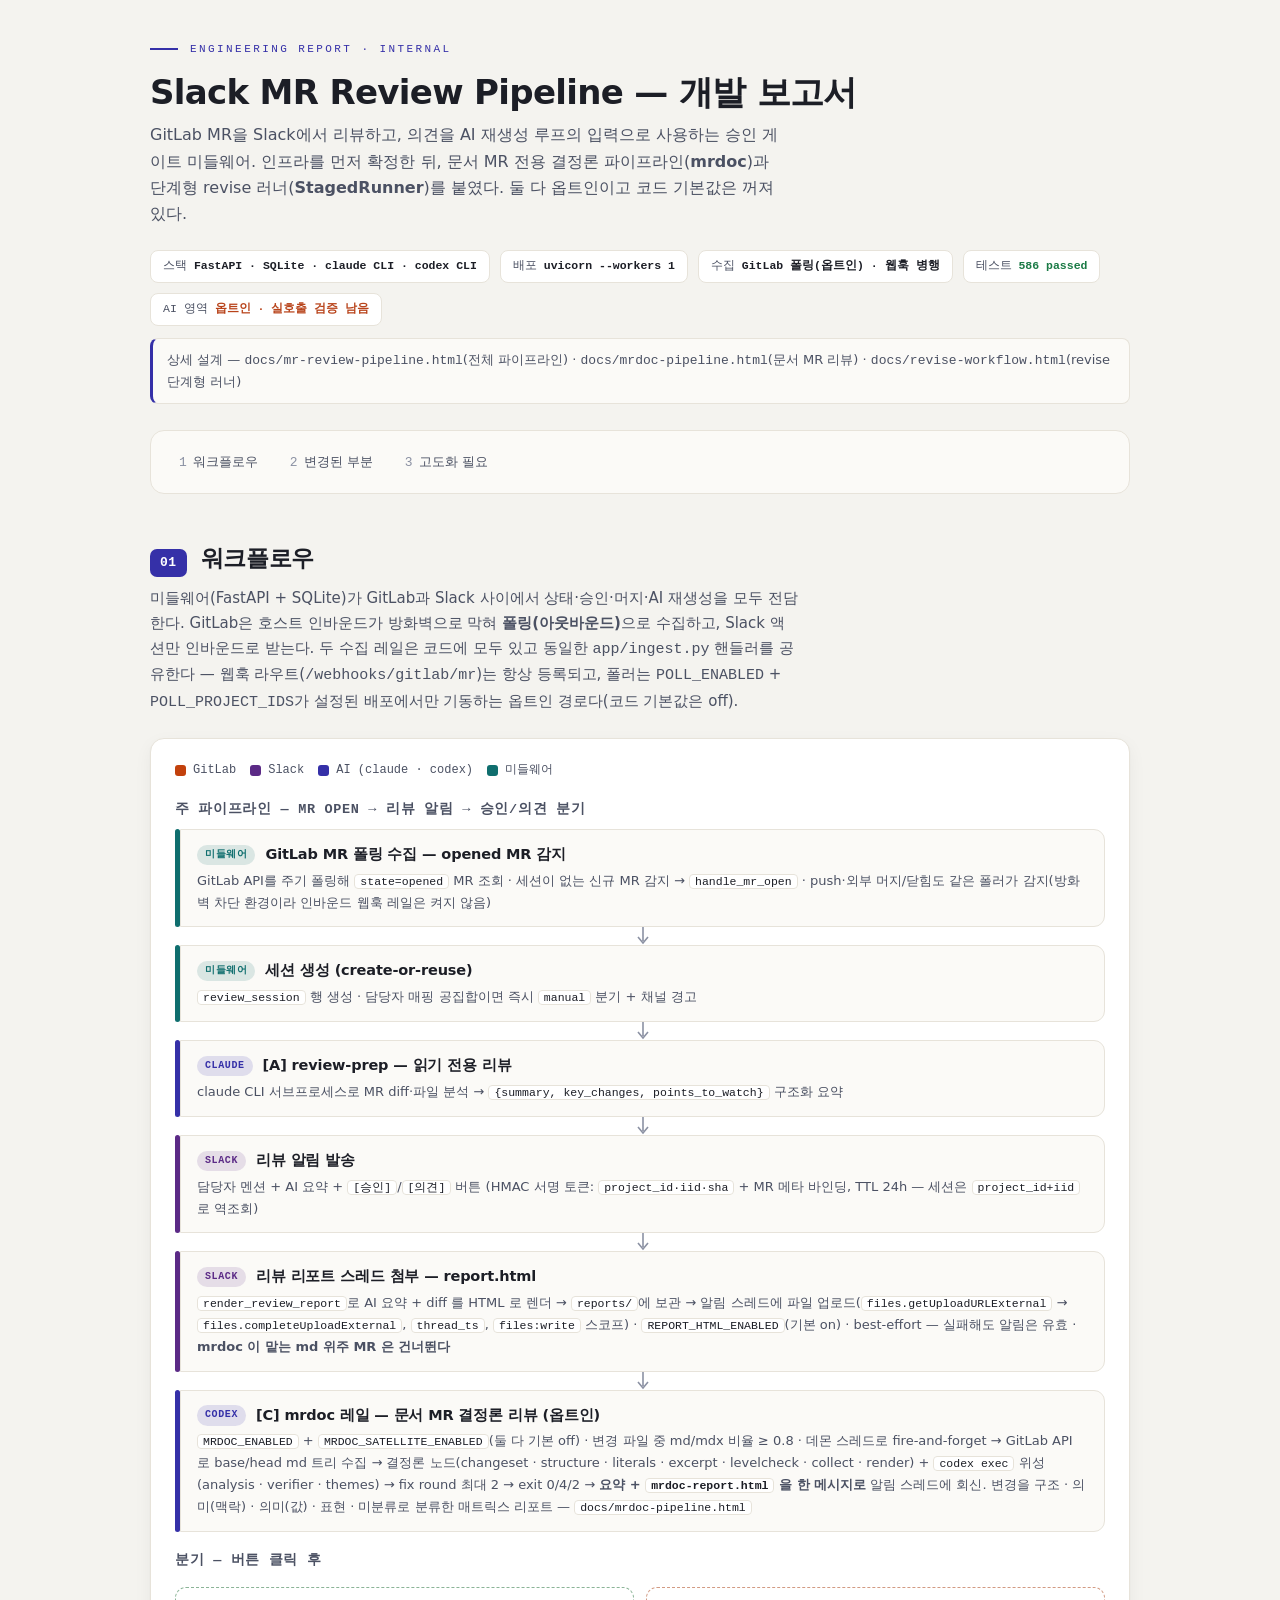
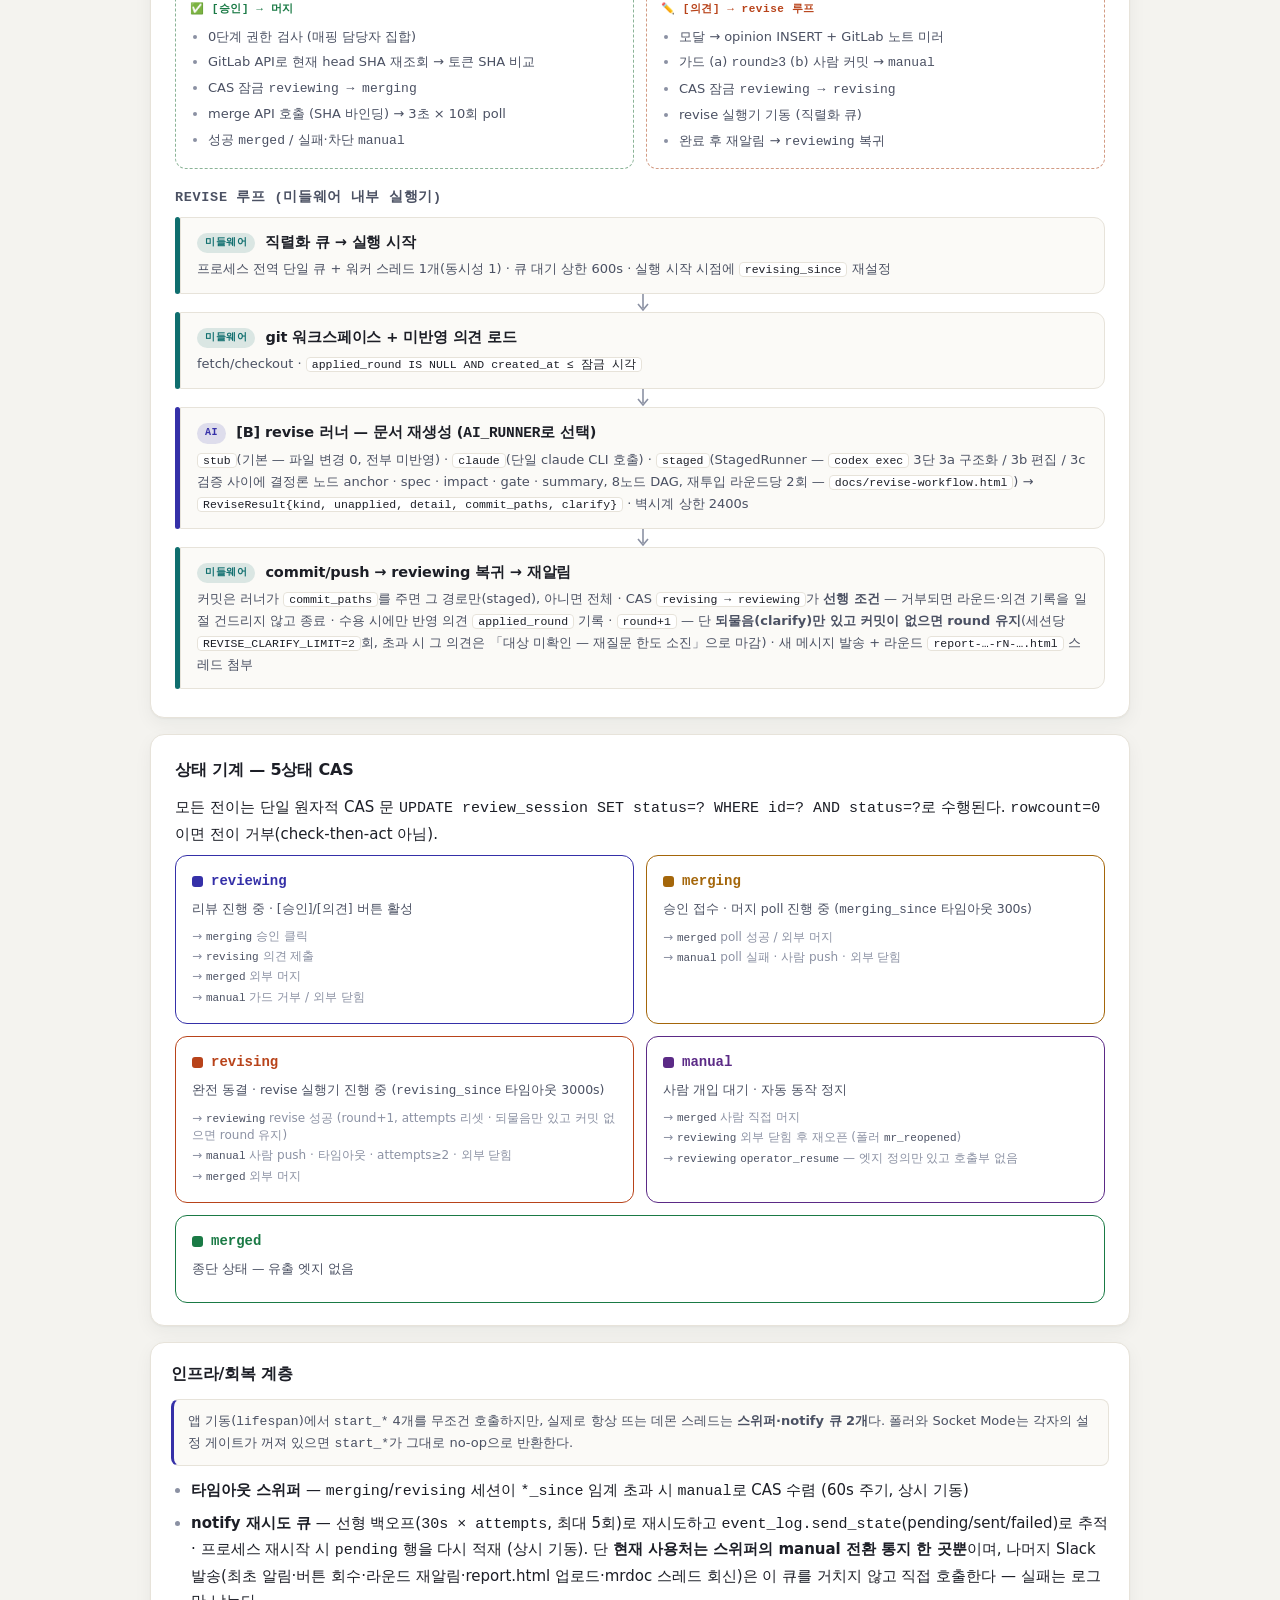
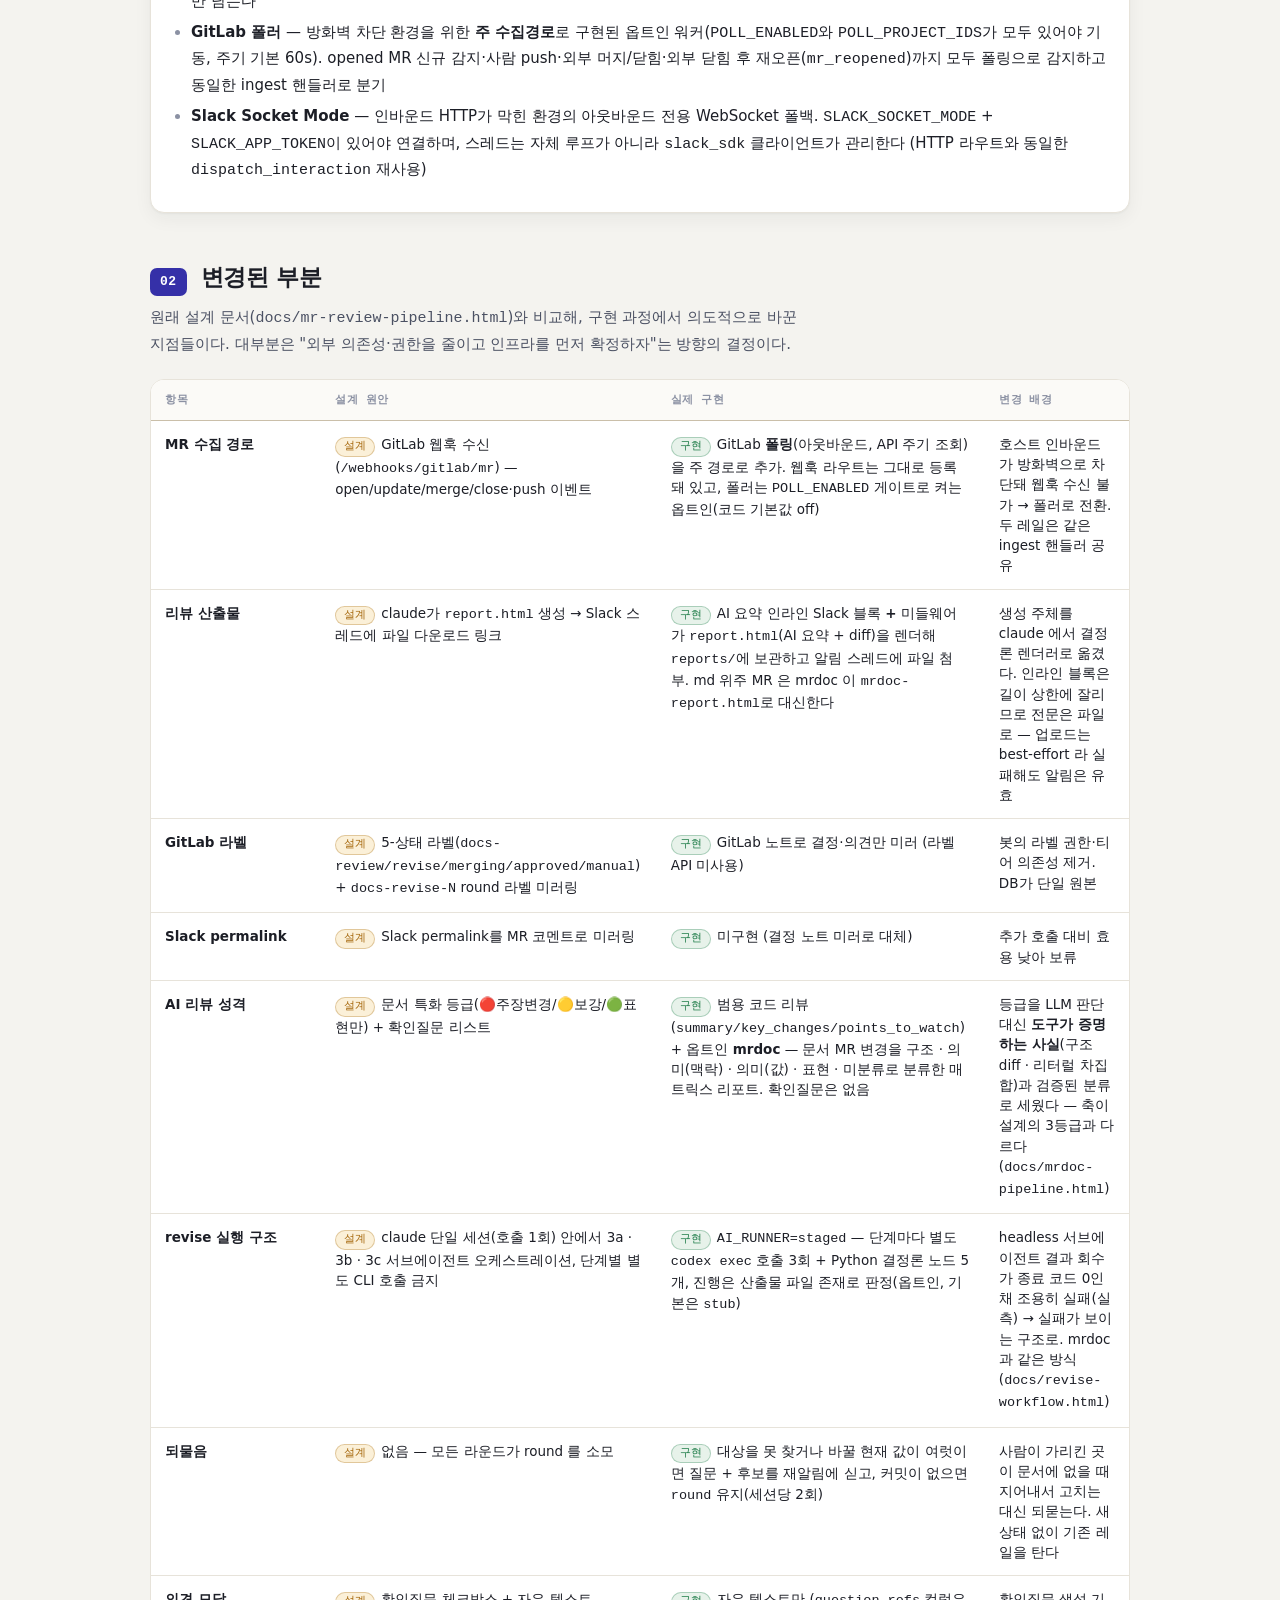
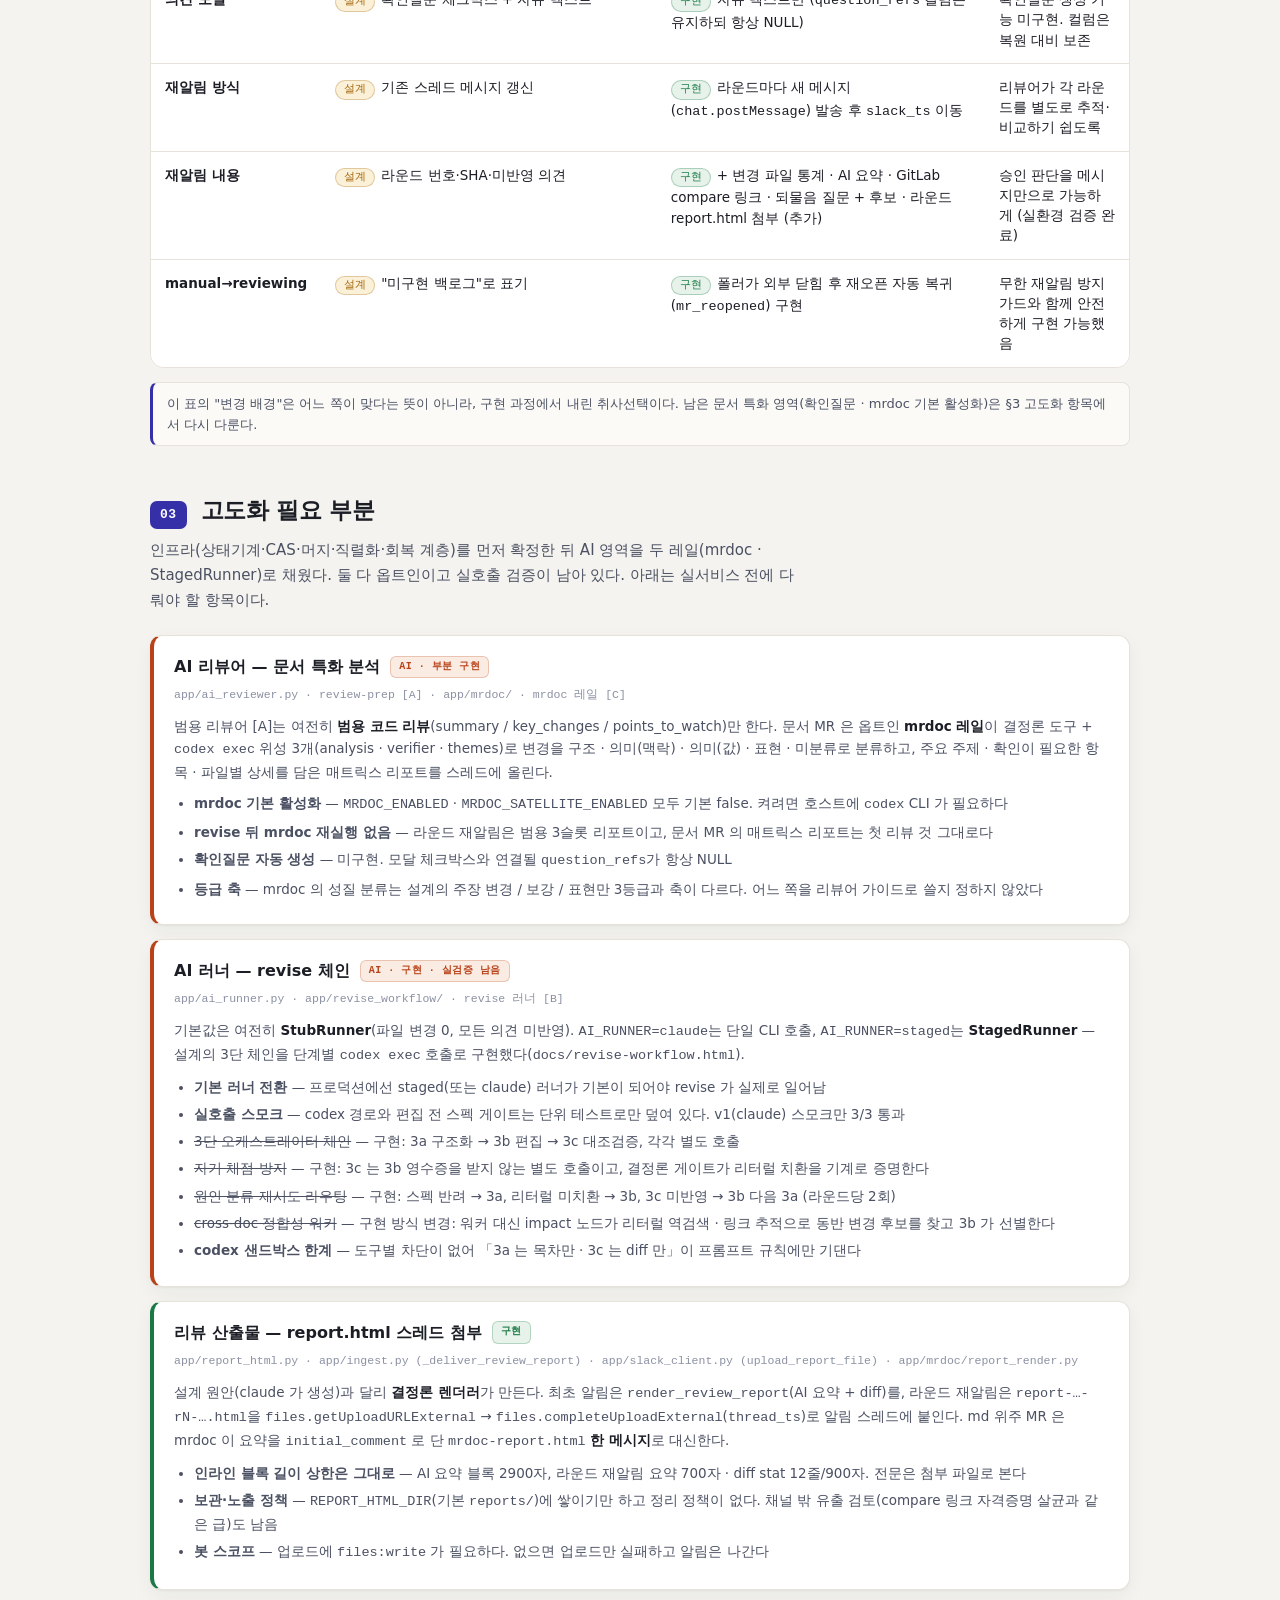
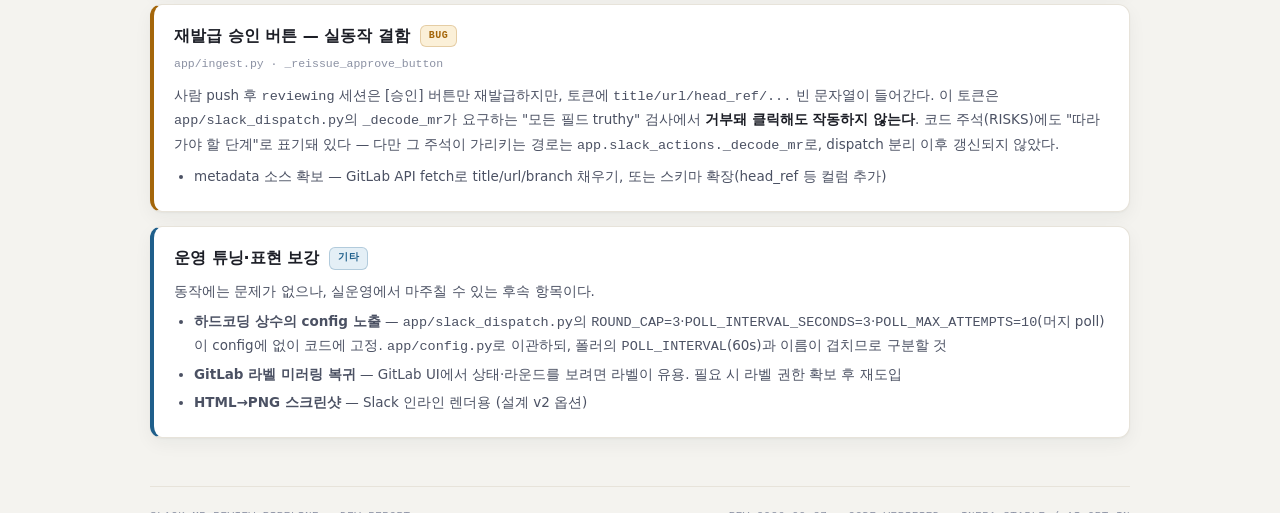
<file: docs/dev-report.html>
<!DOCTYPE html>
<html lang="ko">
<head>
<meta charset="utf-8">
<meta name="viewport" content="width=device-width, initial-scale=1">
<title>개발 보고서 · Slack MR Review Pipeline</title>
<style>
:root{
  --bg:#f4f3ef; --surface:#fbfaf7; --panel:#ffffff;
  --ink:#1c1e26; --ink-2:#4b5163; --ink-3:#8b91a3;
  --line:#e7e3da; --line-2:#dcd7cb; --line-strong:#cabfa9;
  --primary:#3530a8; --primary-2:#4f46e5; --primary-soft:#ecebfb;
  --work:#b8431a; --work-soft:#fbece3;
  --ok:#1a7a45; --ok-soft:#e7f2ea;
  --warn:#a4660a; --warn-soft:#fbf0d8;
  --info:#1f5f8b; --info-soft:#e4eff6;
  --gitlab:#c2410c; --slack:#5b2a86; --ai:#3530a8; --mid:#0f6e6e;
  --mono:"SFMono-Regular",Consolas,"Cascadia Mono",ui-monospace,monospace;
  --sans:-apple-system,"Segoe UI","Malgun Gothic","Apple SD Gothic Neo",system-ui,sans-serif;
  --shadow:0 1px 2px rgba(28,30,38,.04), 0 6px 18px rgba(28,30,38,.05);
  --radius:14px;
}
@media (prefers-color-scheme: dark){
  :root{
    --bg:#101218; --surface:#171a22; --panel:#1d212c;
    --ink:#e8eaf1; --ink-2:#aeb4c4; --ink-3:#7a8194;
    --line:#2b3140; --line-2:#353c4d; --line-strong:#424b5f;
    --primary:#8b86f5; --primary-2:#9d99f7; --primary-soft:#24233f;
    --work:#e8865a; --work-soft:#3a2118;
    --ok:#5fd08a; --ok-soft:#15291f;
    --warn:#e0a93f; --warn-soft:#332713;
    --info:#6cb4e0; --info-soft:#13202c;
    --gitlab:#e8865a; --slack:#b894e0; --ai:#8b86f5; --mid:#48b3b3;
    --shadow:0 1px 2px rgba(0,0,0,.3), 0 8px 24px rgba(0,0,0,.32);
  }
}
*{box-sizing:border-box}
html{scroll-behavior:smooth}
body{
  margin:0; padding:40px 20px 80px;
  color:var(--ink); background:var(--bg);
  font:15px/1.65 var(--sans);
  -webkit-font-smoothing:antialiased;
}
.wrap{max-width:980px;margin:0 auto}
.mono{font-family:var(--mono);font-size:.92em}
.report-head{margin-bottom:36px}
.kicker{
  font-family:var(--mono);font-size:11px;letter-spacing:.22em;text-transform:uppercase;
  color:var(--primary);display:flex;align-items:center;gap:12px;margin-bottom:14px;
}
.kicker::before{content:"";width:28px;height:2px;background:var(--primary)}
.report-head h1{
  margin:0 0 10px; font-size:clamp(24px,4.4vw,34px); line-height:1.18;
  font-weight:800; letter-spacing:-.02em;
}
.report-head .sub{color:var(--ink-2);font-size:16px;margin:0 0 22px;max-width:62ch}
.meta-row{display:flex;flex-wrap:wrap;gap:10px}
.meta-row .m{
  font-family:var(--mono);font-size:11.5px;color:var(--ink-2);
  background:var(--panel);border:1px solid var(--line);border-radius:8px;padding:6px 12px;
}
.meta-row .m b{color:var(--ink);font-weight:700}
.meta-row .m.ok b{color:var(--ok)} .meta-row .m.work b{color:var(--work)}
.toc{
  display:flex;flex-wrap:wrap;gap:8px;margin:26px 0 4px;padding:14px 16px;
  background:var(--surface);border:1px solid var(--line);border-radius:var(--radius);
}
.toc a{
  font-size:13px;color:var(--ink-2);text-decoration:none;
  padding:5px 11px;border-radius:7px;border:1px solid transparent;transition:.12s;
}
.toc a:hover{color:var(--primary);background:var(--primary-soft);border-color:var(--primary-soft)}
.toc a .n{font-family:var(--mono);color:var(--ink-3);margin-right:6px}
section.report{margin-top:46px;scroll-margin-top:24px}
.sec-title{display:flex;align-items:baseline;gap:14px;margin-bottom:8px}
.sec-title .num{
  font-family:var(--mono);font-weight:700;font-size:13px;color:#fff;background:var(--primary);
  border-radius:7px;padding:3px 10px;letter-spacing:.04em;
}
.sec-title h2{margin:0;font-size:23px;font-weight:800;letter-spacing:-.015em}
.sec-lead{color:var(--ink-2);font-size:15px;margin:0 0 22px;max-width:68ch}
.card{
  background:var(--panel);border:1px solid var(--line);border-radius:var(--radius);
  box-shadow:var(--shadow);padding:22px 24px;margin-bottom:16px;
}
.card.tight{padding:18px 20px}
.card h3{margin:0 0 12px;font-size:16px;font-weight:700;letter-spacing:-.01em}
.card h4{margin:18px 0 8px;font-size:13.5px;font-weight:700;color:var(--ink-2);
  font-family:var(--mono);text-transform:uppercase;letter-spacing:.05em}
.card p{margin:8px 0}
.card ul,.card ol{margin:10px 0;padding-left:20px}
.card li{margin:6px 0}
.card li::marker{color:var(--ink-3)}
.lead-note{
  font-size:13px;color:var(--ink-2);background:var(--surface);
  border:1px solid var(--line);border-left:3px solid var(--primary);
  border-radius:8px;padding:10px 14px;margin:12px 0;
}
.legend{display:flex;flex-wrap:wrap;gap:14px;margin-bottom:18px}
.legend .lg{display:inline-flex;align-items:center;gap:7px;font-size:12px;color:var(--ink-2);font-family:var(--mono)}
.legend .dot{width:11px;height:11px;border-radius:3px}
.flow{position:relative;margin:6px 0}
.fnode{position:relative;display:flex;align-items:stretch;gap:0;margin-bottom:0}
.fnode .rail{width:5px;border-radius:5px;flex:0 0 5px}
.fnode.gitlab .rail{background:var(--gitlab)}
.fnode.slack .rail{background:var(--slack)}
.fnode.ai .rail{background:var(--ai)}
.fnode.mid .rail{background:var(--mid)}
.fnode .body{
  flex:1;background:var(--surface);border:1px solid var(--line);border-radius:0 11px 11px 0;
  padding:13px 16px;
}
.fnode .top{display:flex;align-items:center;gap:10px;flex-wrap:wrap}
.fnode .actor{
  font-family:var(--mono);font-size:10px;font-weight:700;letter-spacing:.06em;text-transform:uppercase;
  padding:2px 8px;border-radius:999px;
}
.fnode.gitlab .actor{color:var(--gitlab);background:color-mix(in srgb,var(--gitlab) 14%,transparent)}
.fnode.slack .actor{color:var(--slack);background:color-mix(in srgb,var(--slack) 14%,transparent)}
.fnode.ai .actor{color:var(--ai);background:color-mix(in srgb,var(--ai) 14%,transparent)}
.fnode.mid .actor{color:var(--mid);background:color-mix(in srgb,var(--mid) 14%,transparent)}
.fnode .tt{font-weight:700;font-size:14.5px;letter-spacing:-.01em}
.fnode .ss{font-size:13px;color:var(--ink-2);margin-top:3px}
.fnode .ss code{font-family:var(--mono);font-size:11.5px;background:var(--panel);border:1px solid var(--line);
  border-radius:4px;padding:0 5px;color:var(--ink)}
.fconn{display:flex;justify-content:center;margin:0 0 0 5px;height:18px;color:var(--ink-3)}
.fconn svg{display:block}
.branch{display:flex;gap:12px;margin:14px 0 0;flex-wrap:wrap}
.branch .lane{flex:1 1 280px;min-width:260px;border:1px dashed var(--line-strong);border-radius:11px;padding:12px 14px;background:var(--panel)}
.branch .lane .lab{font-family:var(--mono);font-size:11px;font-weight:700;letter-spacing:.05em;margin-bottom:8px}
.branch .lane.app{border-color:color-mix(in srgb,var(--ok) 45%,var(--line))}
.branch .lane.app .lab{color:var(--ok)}
.branch .lane.opi{border-color:color-mix(in srgb,var(--work) 45%,var(--line))}
.branch .lane.opi .lab{color:var(--work)}
.branch .lane ul{margin:6px 0 0;padding-left:18px;font-size:13px;color:var(--ink-2)}
.branch .lane li{margin:4px 0}
.sm{display:grid;grid-template-columns:repeat(2,1fr);gap:12px;margin-top:6px}
.state{border:1.5px solid var(--line-strong);border-radius:12px;padding:14px 16px;background:var(--panel)}
.state .sn{font-family:var(--mono);font-weight:700;font-size:14px;margin-bottom:6px;display:flex;align-items:center;gap:8px}
.state .sw{width:11px;height:11px;border-radius:3px}
.state .sd{font-size:12.5px;color:var(--ink-2);margin:4px 0 8px}
.state .edges{font-size:12px;color:var(--ink-3)}
.state .edges .e{display:block;margin:3px 0;line-height:1.4}
.state .edges code{font-family:var(--mono);font-size:11px;color:var(--ink-2)}
.state.reviewing{border-color:var(--ai)} .state.reviewing .sn{color:var(--ai)} .state.reviewing .sw{background:var(--ai)}
.state.merging{border-color:var(--warn)} .state.merging .sn{color:var(--warn)} .state.merging .sw{background:var(--warn)}
.state.revising{border-color:var(--work)} .state.revising .sn{color:var(--work)} .state.revising .sw{background:var(--work)}
.state.manual{border-color:var(--slack)} .state.manual .sn{color:var(--slack)} .state.manual .sw{background:var(--slack)}
.state.merged{border-color:var(--ok)} .state.merged .sn{color:var(--ok)} .state.merged .sw{background:var(--ok)}
.tbl-wrap{overflow-x:auto;border:1px solid var(--line);border-radius:var(--radius)}
table.r{width:100%;border-collapse:collapse;font-size:13.5px;background:var(--panel)}
table.r th{
  font-family:var(--mono);font-size:11px;text-transform:uppercase;letter-spacing:.06em;color:var(--ink-3);
  text-align:left;padding:11px 14px;border-bottom:1px solid var(--line-strong);background:var(--surface);white-space:nowrap;
}
table.r td{padding:13px 14px;border-bottom:1px solid var(--line);vertical-align:top;line-height:1.5}
table.r tr:last-child td{border-bottom:none}
table.r td.k{font-weight:700;white-space:nowrap;color:var(--ink);min-width:90px}
table.r td .pill{display:inline-block;font-family:var(--mono);font-size:10.5px;padding:1px 8px;border-radius:999px;margin-right:6px;white-space:nowrap}
table.r td .pill.orig{background:var(--warn-soft);color:var(--warn);border:1px solid color-mix(in srgb,var(--warn) 30%,transparent)}
table.r td .pill.now{background:var(--ok-soft);color:var(--ok);border:1px solid color-mix(in srgb,var(--ok) 30%,transparent)}
.work-grid{display:grid;grid-template-columns:1fr;gap:14px}
.wcard{
  border:1px solid var(--line);border-left:4px solid var(--work);border-radius:12px;
  background:var(--panel);padding:18px 20px;box-shadow:var(--shadow);
}
.wcard h3{display:flex;align-items:center;gap:10px;margin:0 0 6px;font-size:16px}
.wcard .tag{font-family:var(--mono);font-size:10px;font-weight:700;letter-spacing:.05em;
  color:var(--work);background:var(--work-soft);border:1px solid color-mix(in srgb,var(--work) 25%,transparent);
  padding:2px 8px;border-radius:6px}
.wcard .where{font-family:var(--mono);font-size:11.5px;color:var(--ink-3);margin-bottom:10px}
.wcard .now{color:var(--ink-2);font-size:13.5px;margin:8px 0}
.wcard .now b{color:var(--ink)}
.wcard ul{margin:6px 0;padding-left:20px}
.wcard li{margin:5px 0;color:var(--ink-2);font-size:13.5px}
.todo{list-style:none;padding:0;margin:0}
.todo li{display:flex;gap:12px;padding:14px 4px;border-bottom:1px dashed var(--line)}
.todo li:last-child{border-bottom:none}
.todo .box{flex:0 0 22px;width:22px;height:22px;border:1.8px solid var(--line-strong);border-radius:6px;margin-top:1px}
.todo .tx{flex:1}
.todo .tx .h{font-weight:700;font-size:14.5px;margin-bottom:3px}
.todo .tx .d{font-size:13px;color:var(--ink-2);line-height:1.55}
.todo .tx .d code{font-family:var(--mono);font-size:11.5px;background:var(--surface);border:1px solid var(--line);border-radius:4px;padding:0 5px}
.report-foot{margin-top:48px;padding-top:20px;border-top:1px solid var(--line);
  font-family:var(--mono);font-size:11px;color:var(--ink-3);letter-spacing:.04em;
  display:flex;justify-content:space-between;flex-wrap:wrap;gap:10px}
@media (max-width:720px){
  .sm{grid-template-columns:1fr}
  .sec-title h2{font-size:20px}
}
</style>
</head>
<body>
<div class="wrap">
<header class="report-head">
  <div class="kicker">Engineering Report · Internal</div>
  <h1>Slack MR Review Pipeline — 개발 보고서</h1>
  <p class="sub">GitLab MR을 Slack에서 리뷰하고, 의견을 AI 재생성 루프의 입력으로 사용하는 승인 게이트 미들웨어. 인프라를 먼저 확정한 뒤, 문서 MR 전용 결정론 파이프라인(<b>mrdoc</b>)과 단계형 revise 러너(<b>StagedRunner</b>)를 붙였다. 둘 다 옵트인이고 코드 기본값은 꺼져 있다.</p>
  <div class="meta-row">
   <span class="m">스택 <b>FastAPI · SQLite · claude CLI · codex CLI</b></span>
   <span class="m">배포 <b>uvicorn --workers 1</b></span>
    <span class="m">수집 <b>GitLab 폴링(옵트인) · 웹훅 병행</b></span>
   <span class="m ok">테스트 <b>586 passed</b></span>
    <span class="m work">AI 영역 <b>옵트인 · 실호출 검증 남음</b></span>
  </div>
  <div class="lead-note" style="margin-top:12px">상세 설계 — <code>docs/mr-review-pipeline.html</code>(전체 파이프라인) · <code>docs/mrdoc-pipeline.html</code>(문서 MR 리뷰) · <code>docs/revise-workflow.html</code>(revise 단계형 러너)</div>
  <nav class="toc">
    <a href="#wf"><span class="n">1</span>워크플로우</a>
    <a href="#ch"><span class="n">2</span>변경된 부분</a>
    <a href="#adv"><span class="n">3</span>고도화 필요</a>
  </nav>
</header>
<section class="report" id="wf">
  <div class="sec-title"><span class="num">01</span><h2>워크플로우</h2></div>
  <p class="sec-lead">미들웨어(FastAPI + SQLite)가 GitLab과 Slack 사이에서 상태·승인·머지·AI 재생성을 모두 전담한다. GitLab은 호스트 인바운드가 방화벽으로 막혀 <b>폴링(아웃바운드)</b>으로 수집하고, Slack 액션만 인바운드로 받는다. 두 수집 레일은 코드에 모두 있고 동일한 <code>app/ingest.py</code> 핸들러를 공유한다 — 웹훅 라우트(<code>/webhooks/gitlab/mr</code>)는 항상 등록되고, 폴러는 <code>POLL_ENABLED</code> + <code>POLL_PROJECT_IDS</code>가 설정된 배포에서만 기동하는 옵트인 경로다(코드 기본값은 off).</p>
  <div class="card">
    <div class="legend">
      <span class="lg"><span class="dot" style="background:var(--gitlab)"></span>GitLab</span>
      <span class="lg"><span class="dot" style="background:var(--slack)"></span>Slack</span>
      <span class="lg"><span class="dot" style="background:var(--ai)"></span>AI (claude · codex)</span>
      <span class="lg"><span class="dot" style="background:var(--mid)"></span>미들웨어</span>
    </div>
    <h4>주 파이프라인 — MR open → 리뷰 알림 → 승인/의견 분기</h4>
    <div class="flow">
      <div class="fnode mid"><div class="rail"></div><div class="body">
        <div class="top"><span class="actor">미들웨어</span><span class="tt">GitLab MR 폴링 수집 — opened MR 감지</span></div>
        <div class="ss">GitLab API를 주기 폴링해 <code>state=opened</code> MR 조회 · 세션이 없는 신규 MR 감지 → <code>handle_mr_open</code> · push·외부 머지/닫힘도 같은 폴러가 감지(방화벽 차단 환경이라 인바운드 웹훅 레일은 켜지 않음)</div>
      </div></div>
      <div class="fconn"><svg width="14" height="18" viewBox="0 0 14 18"><path d="M7 0v14M2 10l5 6 5-6" stroke="currentColor" stroke-width="1.6" fill="none"/></svg></div>
      <div class="fnode mid"><div class="rail"></div><div class="body">
        <div class="top"><span class="actor">미들웨어</span><span class="tt">세션 생성 (create-or-reuse)</span></div>
        <div class="ss"><code>review_session</code> 행 생성 · 담당자 매핑 공집합이면 즉시 <code>manual</code> 분기 + 채널 경고</div>
      </div></div>
      <div class="fconn"><svg width="14" height="18" viewBox="0 0 14 18"><path d="M7 0v14M2 10l5 6 5-6" stroke="currentColor" stroke-width="1.6" fill="none"/></svg></div>
      <div class="fnode ai"><div class="rail"></div><div class="body">
        <div class="top"><span class="actor">claude</span><span class="tt">[A] review-prep — 읽기 전용 리뷰</span></div>
        <div class="ss">claude CLI 서브프로세스로 MR diff·파일 분석 → <code>{summary, key_changes, points_to_watch}</code> 구조화 요약</div>
      </div></div>
      <div class="fconn"><svg width="14" height="18" viewBox="0 0 14 18"><path d="M7 0v14M2 10l5 6 5-6" stroke="currentColor" stroke-width="1.6" fill="none"/></svg></div>
      <div class="fnode slack"><div class="rail"></div><div class="body">
        <div class="top"><span class="actor">Slack</span><span class="tt">리뷰 알림 발송</span></div>
        <div class="ss">담당자 멘션 + AI 요약 + <code>[승인]</code>/<code>[의견]</code> 버튼 (HMAC 서명 토큰: <code>project_id·iid·sha</code> + MR 메타 바인딩, TTL 24h — 세션은 <code>project_id+iid</code>로 역조회)</div>
      </div></div>
      <div class="fconn"><svg width="14" height="18" viewBox="0 0 14 18"><path d="M7 0v14M2 10l5 6 5-6" stroke="currentColor" stroke-width="1.6" fill="none"/></svg></div>
      <div class="fnode slack"><div class="rail"></div><div class="body">
        <div class="top"><span class="actor">Slack</span><span class="tt">리뷰 리포트 스레드 첨부 — report.html</span></div>
        <div class="ss"><code>render_review_report</code>로 AI 요약 + diff 를 HTML 로 렌더 → <code>reports/</code>에 보관 → 알림 스레드에 파일 업로드(<code>files.getUploadURLExternal</code> → <code>files.completeUploadExternal</code>, <code>thread_ts</code>, <code>files:write</code> 스코프) · <code>REPORT_HTML_ENABLED</code>(기본 on) · best-effort — 실패해도 알림은 유효 · <b>mrdoc 이 맡는 md 위주 MR 은 건너뛴다</b></div>
      </div></div>
      <div class="fconn"><svg width="14" height="18" viewBox="0 0 14 18"><path d="M7 0v14M2 10l5 6 5-6" stroke="currentColor" stroke-width="1.6" fill="none"/></svg></div>
      <div class="fnode ai"><div class="rail"></div><div class="body">
        <div class="top"><span class="actor">codex</span><span class="tt">[C] mrdoc 레일 — 문서 MR 결정론 리뷰 (옵트인)</span></div>
        <div class="ss"><code>MRDOC_ENABLED</code> + <code>MRDOC_SATELLITE_ENABLED</code>(둘 다 기본 off) · 변경 파일 중 md/mdx 비율 ≥ 0.8 · 데몬 스레드로 fire-and-forget → GitLab API 로 base/head md 트리 수집 → 결정론 노드(changeset · structure · literals · excerpt · levelcheck · collect · render) + <code>codex exec</code> 위성(analysis · verifier · themes) → fix round 최대 2 → exit 0/4/2 → <b>요약 + <code>mrdoc-report.html</code> 을 한 메시지로</b> 알림 스레드에 회신. 변경을 구조 · 의미(맥락) · 의미(값) · 표현 · 미분류로 분류한 매트릭스 리포트 — <code>docs/mrdoc-pipeline.html</code></div>
      </div></div>
    </div>
    <h4>분기 — 버튼 클릭 후</h4>
    <div class="branch">
      <div class="lane app">
        <div class="lab">✅ [승인] → 머지</div>
        <ul>
          <li>0단계 권한 검사 (매핑 담당자 집합)</li>
          <li>GitLab API로 현재 head SHA 재조회 → 토큰 SHA 비교</li>
          <li>CAS 잠금 <code>reviewing → merging</code></li>
          <li>merge API 호출 (SHA 바인딩) → 3초 × 10회 poll</li>
          <li>성공 <code>merged</code> / 실패·차단 <code>manual</code></li>
        </ul>
      </div>
      <div class="lane opi">
        <div class="lab">✏️ [의견] → revise 루프</div>
        <ul>
          <li>모달 → opinion INSERT + GitLab 노트 미러</li>
          <li>가드 (a) <code>round≥3</code> (b) 사람 커밋 → <code>manual</code></li>
          <li>CAS 잠금 <code>reviewing → revising</code></li>
          <li>revise 실행기 기동 (직렬화 큐)</li>
          <li>완료 후 재알림 → <code>reviewing</code> 복귀</li>
        </ul>
      </div>
    </div>
    <h4>revise 루프 (미들웨어 내부 실행기)</h4>
    <div class="flow">
      <div class="fnode mid"><div class="rail"></div><div class="body">
        <div class="top"><span class="actor">미들웨어</span><span class="tt">직렬화 큐 → 실행 시작</span></div>
        <div class="ss">프로세스 전역 단일 큐 + 워커 스레드 1개(동시성 1) · 큐 대기 상한 600s · 실행 시작 시점에 <code>revising_since</code> 재설정</div>
      </div></div>
      <div class="fconn"><svg width="14" height="18" viewBox="0 0 14 18"><path d="M7 0v14M2 10l5 6 5-6" stroke="currentColor" stroke-width="1.6" fill="none"/></svg></div>
      <div class="fnode mid"><div class="rail"></div><div class="body">
        <div class="top"><span class="actor">미들웨어</span><span class="tt">git 워크스페이스 + 미반영 의견 로드</span></div>
        <div class="ss">fetch/checkout · <code>applied_round IS NULL AND created_at ≤ 잠금 시각</code></div>
      </div></div>
      <div class="fconn"><svg width="14" height="18" viewBox="0 0 14 18"><path d="M7 0v14M2 10l5 6 5-6" stroke="currentColor" stroke-width="1.6" fill="none"/></svg></div>
      <div class="fnode ai"><div class="rail"></div><div class="body">
        <div class="top"><span class="actor">AI</span><span class="tt">[B] revise 러너 — 문서 재생성 (<code>AI_RUNNER</code>로 선택)</span></div>
        <div class="ss"><code>stub</code>(기본 — 파일 변경 0, 전부 미반영) · <code>claude</code>(단일 claude CLI 호출) · <code>staged</code>(StagedRunner — <code>codex exec</code> 3단 3a 구조화 / 3b 편집 / 3c 검증 사이에 결정론 노드 anchor · spec · impact · gate · summary, 8노드 DAG, 재투입 라운드당 2회 — <code>docs/revise-workflow.html</code>) → <code>ReviseResult{kind, unapplied, detail, commit_paths, clarify}</code> · 벽시계 상한 2400s</div>
      </div></div>
      <div class="fconn"><svg width="14" height="18" viewBox="0 0 14 18"><path d="M7 0v14M2 10l5 6 5-6" stroke="currentColor" stroke-width="1.6" fill="none"/></svg></div>
      <div class="fnode mid"><div class="rail"></div><div class="body">
        <div class="top"><span class="actor">미들웨어</span><span class="tt">commit/push → reviewing 복귀 → 재알림</span></div>
        <div class="ss">커밋은 러너가 <code>commit_paths</code>를 주면 그 경로만(staged), 아니면 전체 · CAS <code>revising → reviewing</code>가 <b>선행 조건</b> — 거부되면 라운드·의견 기록을 일절 건드리지 않고 종료 · 수용 시에만 반영 의견 <code>applied_round</code> 기록 · <code>round+1</code> — 단 <b>되물음(clarify)만 있고 커밋이 없으면 round 유지</b>(세션당 <code>REVISE_CLARIFY_LIMIT=2</code>회, 초과 시 그 의견은 「대상 미확인 — 재질문 한도 소진」으로 마감) · 새 메시지 발송 + 라운드 <code>report-…-rN-….html</code> 스레드 첨부</div>
      </div></div>
    </div>
  </div>
  <div class="card">
    <h3>상태 기계 — 5상태 CAS</h3>
    <p style="margin-top:0">모든 전이는 단일 원자적 CAS 문 <code>UPDATE review_session SET status=? WHERE id=? AND status=?</code>로 수행된다. <code>rowcount=0</code>이면 전이 거부(check-then-act 아님).</p>
    <div class="sm">
      <div class="state reviewing"><div class="sn"><span class="sw"></span>reviewing</div>
        <div class="sd">리뷰 진행 중 · [승인]/[의견] 버튼 활성</div>
        <div class="edges">
          <span class="e">→ <code>merging</code> 승인 클릭</span>
          <span class="e">→ <code>revising</code> 의견 제출</span>
          <span class="e">→ <code>merged</code> 외부 머지</span>
          <span class="e">→ <code>manual</code> 가드 거부 / 외부 닫힘</span>
        </div>
      </div>
      <div class="state merging"><div class="sn"><span class="sw"></span>merging</div>
        <div class="sd">승인 접수 · 머지 poll 진행 중 (<code>merging_since</code> 타임아웃 300s)</div>
        <div class="edges">
          <span class="e">→ <code>merged</code> poll 성공 / 외부 머지</span>
          <span class="e">→ <code>manual</code> poll 실패 · 사람 push · 외부 닫힘</span>
        </div>
      </div>
      <div class="state revising"><div class="sn"><span class="sw"></span>revising</div>
        <div class="sd">완전 동결 · revise 실행기 진행 중 (<code>revising_since</code> 타임아웃 3000s)</div>
        <div class="edges">
          <span class="e">→ <code>reviewing</code> revise 성공 (round+1, attempts 리셋 · 되물음만 있고 커밋 없으면 round 유지)</span>
          <span class="e">→ <code>manual</code> 사람 push · 타임아웃 · attempts≥2 · 외부 닫힘</span>
          <span class="e">→ <code>merged</code> 외부 머지</span>
        </div>
      </div>
      <div class="state manual"><div class="sn"><span class="sw"></span>manual</div>
        <div class="sd">사람 개입 대기 · 자동 동작 정지</div>
        <div class="edges">
          <span class="e">→ <code>merged</code> 사람 직접 머지</span>
          <span class="e">→ <code>reviewing</code> 외부 닫힘 후 재오픈 (폴러 <code>mr_reopened</code>)</span>
          <span class="e">→ <code>reviewing</code> <code>operator_resume</code> — 엣지 정의만 있고 호출부 없음</span>
        </div>
      </div>
      <div class="state merged" style="grid-column:1/-1"><div class="sn"><span class="sw"></span>merged</div>
        <div class="sd">종단 상태 — 유출 엣지 없음</div>
      </div>
    </div>
  </div>
  <div class="card tight">
    <h3>인프라/회복 계층</h3>
    <div class="lead-note">앱 기동(<code>lifespan</code>)에서 <code>start_*</code> 4개를 무조건 호출하지만, 실제로 항상 뜨는 데몬 스레드는 <b>스위퍼·notify 큐 2개</b>다. 폴러와 Socket Mode는 각자의 설정 게이트가 꺼져 있으면 <code>start_*</code>가 그대로 no-op으로 반환한다.</div>
    <ul>
      <li><b>타임아웃 스위퍼</b> — <code>merging</code>/<code>revising</code> 세션이 <code>*_since</code> 임계 초과 시 <code>manual</code>로 CAS 수렴 (60s 주기, 상시 기동)</li>
      <li><b>notify 재시도 큐</b> — 선형 백오프(<code>30s × attempts</code>, 최대 5회)로 재시도하고 <code>event_log.send_state</code>(pending/sent/failed)로 추적 · 프로세스 재시작 시 <code>pending</code> 행을 다시 적재 (상시 기동). 단 <b>현재 사용처는 스위퍼의 manual 전환 통지 한 곳뿐</b>이며, 나머지 Slack 발송(최초 알림·버튼 회수·라운드 재알림·report.html 업로드·mrdoc 스레드 회신)은 이 큐를 거치지 않고 직접 호출한다 — 실패는 로그만 남는다</li>
      <li><b>GitLab 폴러</b> — 방화벽 차단 환경을 위한 <b>주 수집경로</b>로 구현된 옵트인 워커(<code>POLL_ENABLED</code>와 <code>POLL_PROJECT_IDS</code>가 모두 있어야 기동, 주기 기본 60s). opened MR 신규 감지·사람 push·외부 머지/닫힘·외부 닫힘 후 재오픈(<code>mr_reopened</code>)까지 모두 폴링으로 감지하고 동일한 ingest 핸들러로 분기</li>
      <li><b>Slack Socket Mode</b> — 인바운드 HTTP가 막힌 환경의 아웃바운드 전용 WebSocket 폴백. <code>SLACK_SOCKET_MODE</code> + <code>SLACK_APP_TOKEN</code>이 있어야 연결하며, 스레드는 자체 루프가 아니라 <code>slack_sdk</code> 클라이언트가 관리한다 (HTTP 라우트와 동일한 <code>dispatch_interaction</code> 재사용)</li>
    </ul>
  </div>
</section>
<section class="report" id="ch">
  <div class="sec-title"><span class="num">02</span><h2>변경된 부분</h2></div>
  <p class="sec-lead">원래 설계 문서(<code>docs/mr-review-pipeline.html</code>)와 비교해, 구현 과정에서 의도적으로 바꾼 지점들이다. 대부분은 "외부 의존성·권한을 줄이고 인프라를 먼저 확정하자"는 방향의 결정이다.</p>
  <div class="tbl-wrap">
  <table class="r">
    <thead><tr><th>항목</th><th>설계 원안</th><th>실제 구현</th><th>변경 배경</th></tr></thead>
    <tbody>
      <tr>
        <td class="k">MR 수집 경로</td>
        <td><span class="pill orig">설계</span>GitLab 웹훅 수신(<code>/webhooks/gitlab/mr</code>) — open/update/merge/close·push 이벤트</td>
        <td><span class="pill now">구현</span>GitLab <b>폴링</b>(아웃바운드, API 주기 조회)을 주 경로로 추가. 웹훅 라우트는 그대로 등록돼 있고, 폴러는 <code>POLL_ENABLED</code> 게이트로 켜는 옵트인(코드 기본값 off)</td>
        <td>호스트 인바운드가 방화벽으로 차단돼 웹훅 수신 불가 → 폴러로 전환. 두 레일은 같은 ingest 핸들러 공유</td>
      </tr>
      <tr>
        <td class="k">리뷰 산출물</td>
        <td><span class="pill orig">설계</span>claude가 <code>report.html</code> 생성 → Slack 스레드에 파일 다운로드 링크</td>
        <td><span class="pill now">구현</span>AI 요약 인라인 Slack 블록 <b>+</b> 미들웨어가 <code>report.html</code>(AI 요약 + diff)을 렌더해 <code>reports/</code>에 보관하고 알림 스레드에 파일 첨부. md 위주 MR 은 mrdoc 이 <code>mrdoc-report.html</code>로 대신한다</td>
        <td>생성 주체를 claude 에서 결정론 렌더러로 옮겼다. 인라인 블록은 길이 상한에 잘리므로 전문은 파일로 — 업로드는 best-effort 라 실패해도 알림은 유효</td>
      </tr>
      <tr>
        <td class="k">GitLab 라벨</td>
        <td><span class="pill orig">설계</span>5-상태 라벨(<code>docs-review/revise/merging/approved/manual</code>) + <code>docs-revise-N</code> round 라벨 미러링</td>
        <td><span class="pill now">구현</span>GitLab 노트로 결정·의견만 미러 (라벨 API 미사용)</td>
        <td>봇의 라벨 권한·티어 의존성 제거. DB가 단일 원본</td>
      </tr>
      <tr>
        <td class="k">Slack permalink</td>
        <td><span class="pill orig">설계</span>Slack permalink를 MR 코멘트로 미러링</td>
        <td><span class="pill now">구현</span>미구현 (결정 노트 미러로 대체)</td>
        <td>추가 호출 대비 효용 낮아 보류</td>
      </tr>
      <tr>
        <td class="k">AI 리뷰 성격</td>
        <td><span class="pill orig">설계</span>문서 특화 등급(🔴주장변경/🟡보강/🟢표현만) + 확인질문 리스트</td>
        <td><span class="pill now">구현</span>범용 코드 리뷰(<code>summary/key_changes/points_to_watch</code>) + 옵트인 <b>mrdoc</b> — 문서 MR 변경을 구조 · 의미(맥락) · 의미(값) · 표현 · 미분류로 분류한 매트릭스 리포트. 확인질문은 없음</td>
        <td>등급을 LLM 판단 대신 <b>도구가 증명하는 사실</b>(구조 diff · 리터럴 차집합)과 검증된 분류로 세웠다 — 축이 설계의 3등급과 다르다(<code>docs/mrdoc-pipeline.html</code>)</td>
      </tr>
      <tr>
        <td class="k">revise 실행 구조</td>
        <td><span class="pill orig">설계</span>claude 단일 세션(호출 1회) 안에서 3a · 3b · 3c 서브에이전트 오케스트레이션, 단계별 별도 CLI 호출 금지</td>
        <td><span class="pill now">구현</span><code>AI_RUNNER=staged</code> — 단계마다 별도 <code>codex exec</code> 호출 3회 + Python 결정론 노드 5개, 진행은 산출물 파일 존재로 판정(옵트인, 기본은 <code>stub</code>)</td>
        <td>headless 서브에이전트 결과 회수가 종료 코드 0인 채 조용히 실패(실측) → 실패가 보이는 구조로. mrdoc 과 같은 방식(<code>docs/revise-workflow.html</code>)</td>
      </tr>
      <tr>
        <td class="k">되물음</td>
        <td><span class="pill orig">설계</span>없음 — 모든 라운드가 round 를 소모</td>
        <td><span class="pill now">구현</span>대상을 못 찾거나 바꿀 현재 값이 여럿이면 질문 + 후보를 재알림에 싣고, 커밋이 없으면 <code>round</code> 유지(세션당 2회)</td>
        <td>사람이 가리킨 곳이 문서에 없을 때 지어내서 고치는 대신 되묻는다. 새 상태 없이 기존 레일을 탄다</td>
      </tr>
      <tr>
        <td class="k">의견 모달</td>
        <td><span class="pill orig">설계</span>확인질문 체크박스 + 자유 텍스트</td>
        <td><span class="pill now">구현</span>자유 텍스트만 (<code>question_refs</code> 컬럼은 유지하되 항상 NULL)</td>
        <td>확인질문 생성 기능 미구현. 컬럼은 복원 대비 보존</td>
      </tr>
      <tr>
        <td class="k">재알림 방식</td>
        <td><span class="pill orig">설계</span>기존 스레드 메시지 갱신</td>
        <td><span class="pill now">구현</span>라운드마다 새 메시지(<code>chat.postMessage</code>) 발송 후 <code>slack_ts</code> 이동</td>
        <td>리뷰어가 각 라운드를 별도로 추적·비교하기 쉽도록</td>
      </tr>
      <tr>
        <td class="k">재알림 내용</td>
        <td><span class="pill orig">설계</span>라운드 번호·SHA·미반영 의견</td>
        <td><span class="pill now">구현</span>+ 변경 파일 통계 · AI 요약 · GitLab compare 링크 · 되물음 질문 + 후보 · 라운드 report.html 첨부 (추가)</td>
        <td>승인 판단을 메시지만으로 가능하게 (실환경 검증 완료)</td>
      </tr>
      <tr>
        <td class="k">manual→reviewing</td>
        <td><span class="pill orig">설계</span>"미구현 백로그"로 표기</td>
        <td><span class="pill now">구현</span>폴러가 외부 닫힘 후 재오픈 자동 복귀(<code>mr_reopened</code>) 구현</td>
        <td>무한 재알림 방지 가드와 함께 안전하게 구현 가능했음</td>
      </tr>
    </tbody>
  </table>
  </div>
  <div class="lead-note" style="margin-top:14px">이 표의 "변경 배경"은 어느 쪽이 맞다는 뜻이 아니라, 구현 과정에서 내린 취사선택이다. 남은 문서 특화 영역(확인질문 · mrdoc 기본 활성화)은 §3 고도화 항목에서 다시 다룬다.</div>
</section>
<section class="report" id="adv">
  <div class="sec-title"><span class="num">03</span><h2>고도화 필요 부분</h2></div>
  <p class="sec-lead">인프라(상태기계·CAS·머지·직렬화·회복 계층)를 먼저 확정한 뒤 AI 영역을 두 레일(mrdoc · StagedRunner)로 채웠다. 둘 다 옵트인이고 실호출 검증이 남아 있다. 아래는 실서비스 전에 다뤄야 할 항목이다.</p>
  <div class="work-grid">
    <div class="wcard">
      <h3>AI 리뷰어 — 문서 특화 분석 <span class="tag">AI · 부분 구현</span></h3>
      <div class="where">app/ai_reviewer.py · review-prep [A] · app/mrdoc/ · mrdoc 레일 [C]</div>
      <p class="now">범용 리뷰어 [A]는 여전히 <b>범용 코드 리뷰</b>(summary / key_changes / points_to_watch)만 한다. 문서 MR 은 옵트인 <b>mrdoc 레일</b>이 결정론 도구 + <code>codex exec</code> 위성 3개(analysis · verifier · themes)로 변경을 구조 · 의미(맥락) · 의미(값) · 표현 · 미분류로 분류하고, 주요 주제 · 확인이 필요한 항목 · 파일별 상세를 담은 매트릭스 리포트를 스레드에 올린다.</p>
      <ul>
        <li><b>mrdoc 기본 활성화</b> — <code>MRDOC_ENABLED</code> · <code>MRDOC_SATELLITE_ENABLED</code> 모두 기본 false. 켜려면 호스트에 <code>codex</code> CLI 가 필요하다</li>
        <li><b>revise 뒤 mrdoc 재실행 없음</b> — 라운드 재알림은 범용 3슬롯 리포트이고, 문서 MR 의 매트릭스 리포트는 첫 리뷰 것 그대로다</li>
        <li><b>확인질문 자동 생성</b> — 미구현. 모달 체크박스와 연결될 <code>question_refs</code>가 항상 NULL</li>
        <li><b>등급 축</b> — mrdoc 의 성질 분류는 설계의 주장 변경 / 보강 / 표현만 3등급과 축이 다르다. 어느 쪽을 리뷰어 가이드로 쓸지 정하지 않았다</li>
      </ul>
    </div>
    <div class="wcard">
      <h3>AI 러너 — revise 체인 <span class="tag">AI · 구현 · 실검증 남음</span></h3>
      <div class="where">app/ai_runner.py · app/revise_workflow/ · revise 러너 [B]</div>
      <p class="now">기본값은 여전히 <b>StubRunner</b>(파일 변경 0, 모든 의견 미반영). <code>AI_RUNNER=claude</code>는 단일 CLI 호출, <code>AI_RUNNER=staged</code>는 <b>StagedRunner</b> — 설계의 3단 체인을 단계별 <code>codex exec</code> 호출로 구현했다(<code>docs/revise-workflow.html</code>).</p>
      <ul>
        <li><b>기본 러너 전환</b> — 프로덕션에선 staged(또는 claude) 러너가 기본이 되어야 revise 가 실제로 일어남</li>
        <li><b>실호출 스모크</b> — codex 경로와 편집 전 스펙 게이트는 단위 테스트로만 덮여 있다. v1(claude) 스모크만 3/3 통과</li>
        <li><s>3단 오케스트레이터 체인</s> — 구현: 3a 구조화 → 3b 편집 → 3c 대조검증, 각각 별도 호출</li>
        <li><s>자기 채점 방지</s> — 구현: 3c 는 3b 영수증을 받지 않는 별도 호출이고, 결정론 게이트가 리터럴 치환을 기계로 증명한다</li>
        <li><s>원인 분류 재시도 라우팅</s> — 구현: 스펙 반려 → 3a, 리터럴 미치환 → 3b, 3c 미반영 → 3b 다음 3a (라운드당 2회)</li>
        <li><s>cross-doc 정합성 워커</s> — 구현 방식 변경: 워커 대신 impact 노드가 리터럴 역검색 · 링크 추적으로 동반 변경 후보를 찾고 3b 가 선별한다</li>
        <li><b>codex 샌드박스 한계</b> — 도구별 차단이 없어 「3a 는 목차만 · 3c 는 diff 만」이 프롬프트 규칙에만 기댄다</li>
      </ul>
    </div>
    <div class="wcard" style="border-left-color:var(--ok)">
      <h3>리뷰 산출물 — report.html 스레드 첨부 <span class="tag" style="color:var(--ok);background:var(--ok-soft);border-color:color-mix(in srgb,var(--ok) 25%,transparent)">구현</span></h3>
      <div class="where">app/report_html.py · app/ingest.py (_deliver_review_report) · app/slack_client.py (upload_report_file) · app/mrdoc/report_render.py</div>
      <p class="now">설계 원안(claude 가 생성)과 달리 <b>결정론 렌더러</b>가 만든다. 최초 알림은 <code>render_review_report</code>(AI 요약 + diff)를, 라운드 재알림은 <code>report-…-rN-….html</code>을 <code>files.getUploadURLExternal</code> → <code>files.completeUploadExternal</code>(<code>thread_ts</code>)로 알림 스레드에 붙인다. md 위주 MR 은 mrdoc 이 요약을 <code>initial_comment</code> 로 단 <code>mrdoc-report.html</code> <b>한 메시지</b>로 대신한다.</p>
      <ul>
        <li><b>인라인 블록 길이 상한은 그대로</b> — AI 요약 블록 2900자, 라운드 재알림 요약 700자 · diff stat 12줄/900자. 전문은 첨부 파일로 본다</li>
        <li><b>보관·노출 정책</b> — <code>REPORT_HTML_DIR</code>(기본 <code>reports/</code>)에 쌓이기만 하고 정리 정책이 없다. 채널 밖 유출 검토(compare 링크 자격증명 살균과 같은 급)도 남음</li>
        <li><b>봇 스코프</b> — 업로드에 <code>files:write</code> 가 필요하다. 없으면 업로드만 실패하고 알림은 나간다</li>
      </ul>
    </div>
    <div class="wcard" style="border-left-color:var(--warn)">
      <h3>재발급 승인 버튼 — 실동작 결함 <span class="tag" style="color:var(--warn);background:var(--warn-soft);border-color:color-mix(in srgb,var(--warn) 25%,transparent)">BUG</span></h3>
      <div class="where">app/ingest.py · _reissue_approve_button</div>
      <p class="now">사람 push 후 <code>reviewing</code> 세션은 [승인] 버튼만 재발급하지만, 토큰에 <code>title/url/head_ref/...</code> 빈 문자열이 들어간다. 이 토큰은 <code>app/slack_dispatch.py</code>의 <code>_decode_mr</code>가 요구하는 "모든 필드 truthy" 검사에서 <b>거부돼 클릭해도 작동하지 않는다</b>. 코드 주석(RISKS)에도 "따라가야 할 단계"로 표기돼 있다 — 다만 그 주석이 가리키는 경로는 <code>app.slack_actions._decode_mr</code>로, dispatch 분리 이후 갱신되지 않았다.</p>
      <ul>
        <li>metadata 소스 확보 — GitLab API fetch로 title/url/branch 채우기, 또는 스키마 확장(head_ref 등 컬럼 추가)</li>
      </ul>
    </div>
    <div class="wcard" style="border-left-color:var(--info)">
      <h3>운영 튜닝·표현 보강 <span class="tag" style="color:var(--info);background:var(--info-soft);border-color:color-mix(in srgb,var(--info) 25%,transparent)">기타</span></h3>
      <p class="now">동작에는 문제가 없으나, 실운영에서 마주칠 수 있는 후속 항목이다.</p>
      <ul>
        <li><b>하드코딩 상수의 config 노출</b> — <code>app/slack_dispatch.py</code>의 <code>ROUND_CAP=3</code>·<code>POLL_INTERVAL_SECONDS=3</code>·<code>POLL_MAX_ATTEMPTS=10</code>(머지 poll)이 config에 없이 코드에 고정. <code>app/config.py</code>로 이관하되, 폴러의 <code>POLL_INTERVAL</code>(60s)과 이름이 겹치므로 구분할 것</li>
        <li><b>GitLab 라벨 미러링 복귀</b> — GitLab UI에서 상태·라운드를 보려면 라벨이 유용. 필요 시 라벨 권한 확보 후 재도입</li>
        <li><b>HTML→PNG 스크린샷</b> — Slack 인라인 렌더용 (설계 v2 옵션)</li>
      </ul>
    </div>
  </div>
</section>
<footer class="report-foot">
  <span>SLACK MR REVIEW PIPELINE · DEV REPORT</span>
  <span>REV 2026-09-27 · CODE-VERIFIED · INFRA STABLE / AI OPT-IN</span>
</footer>
</div>
</body>
</html>
</file>
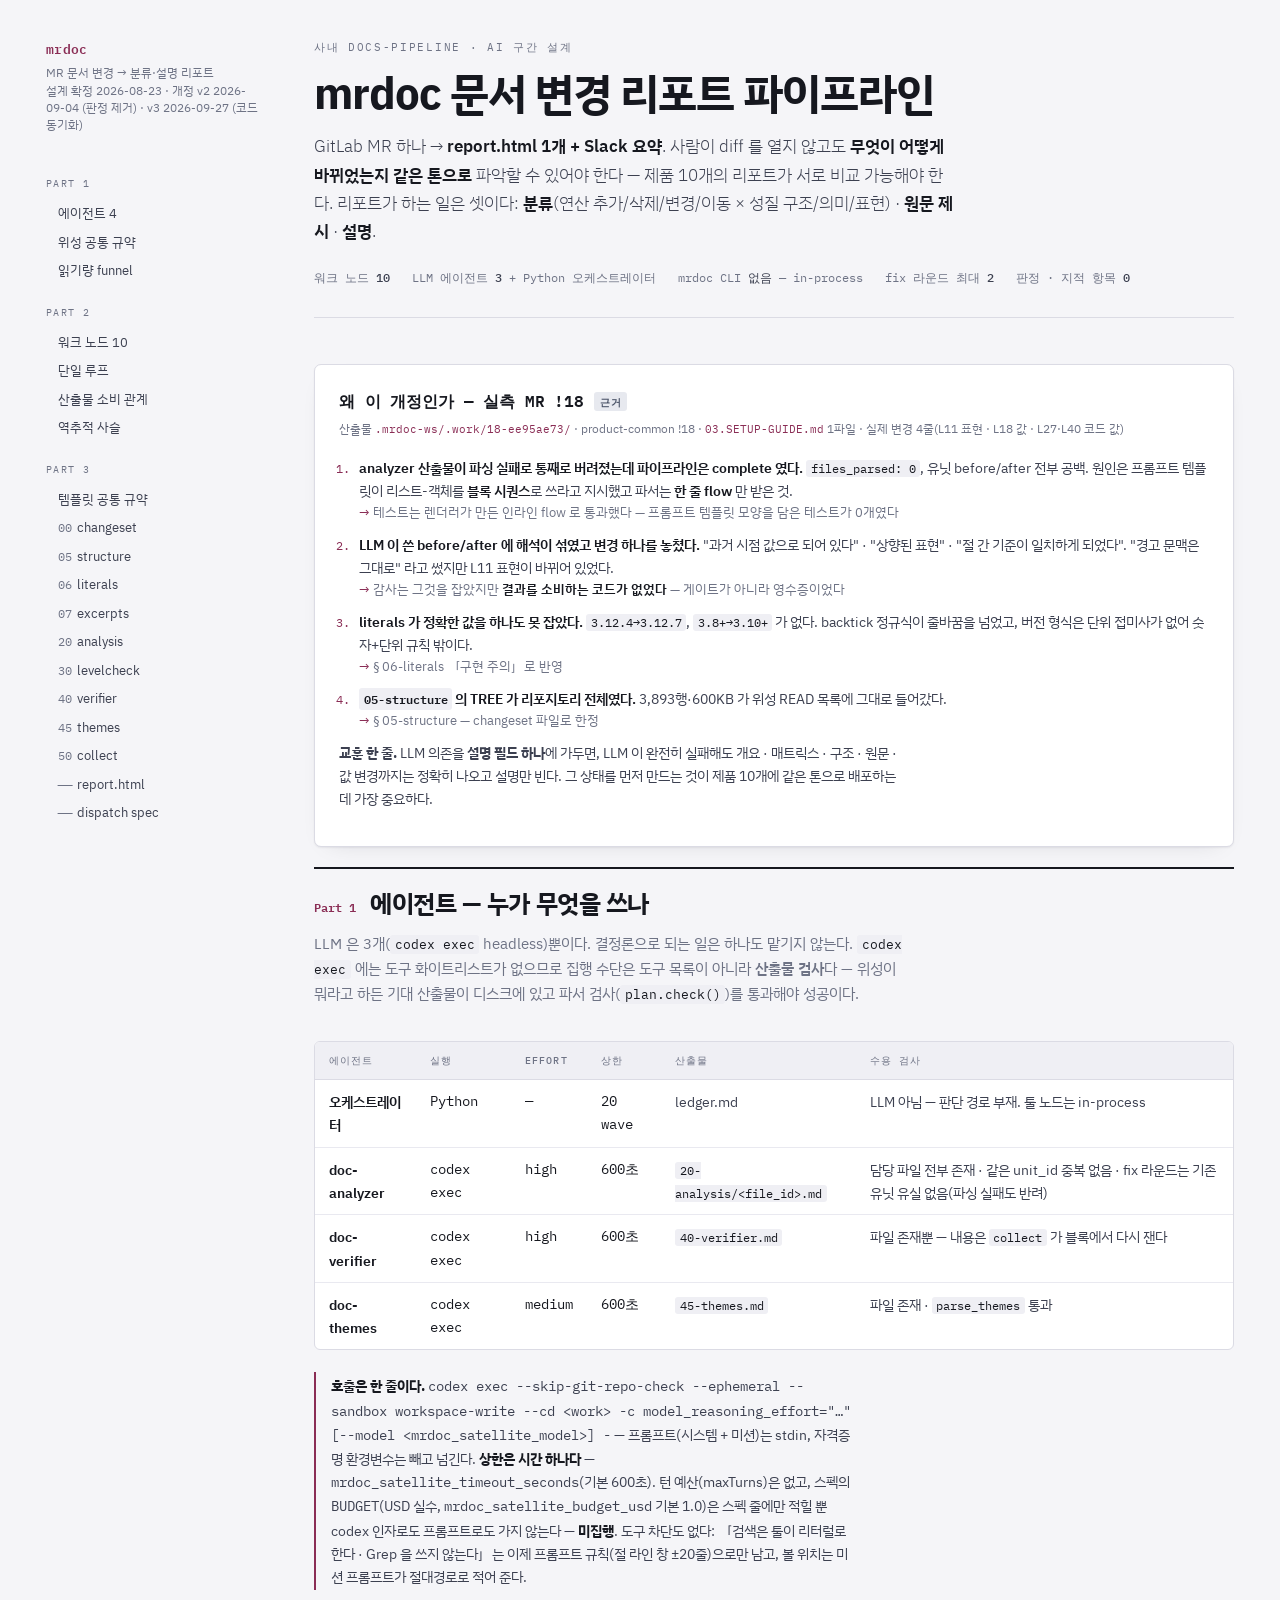
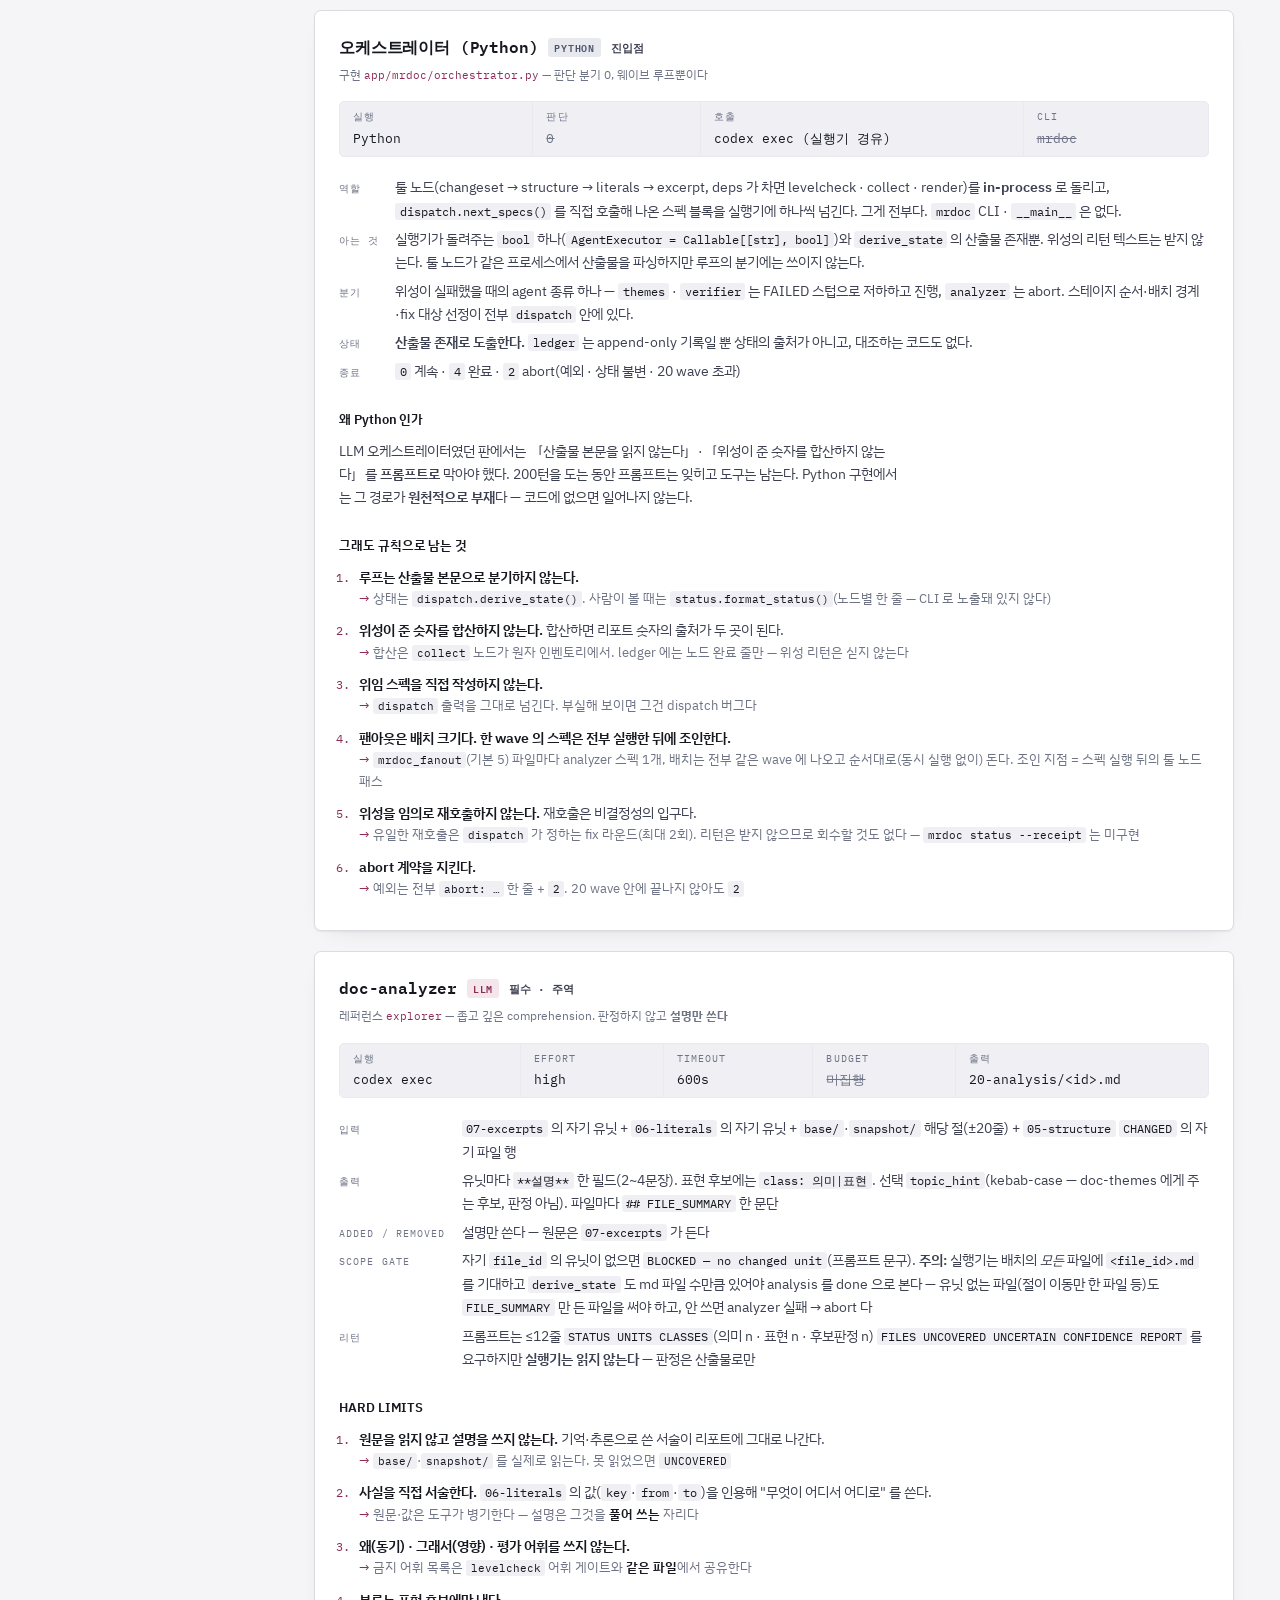
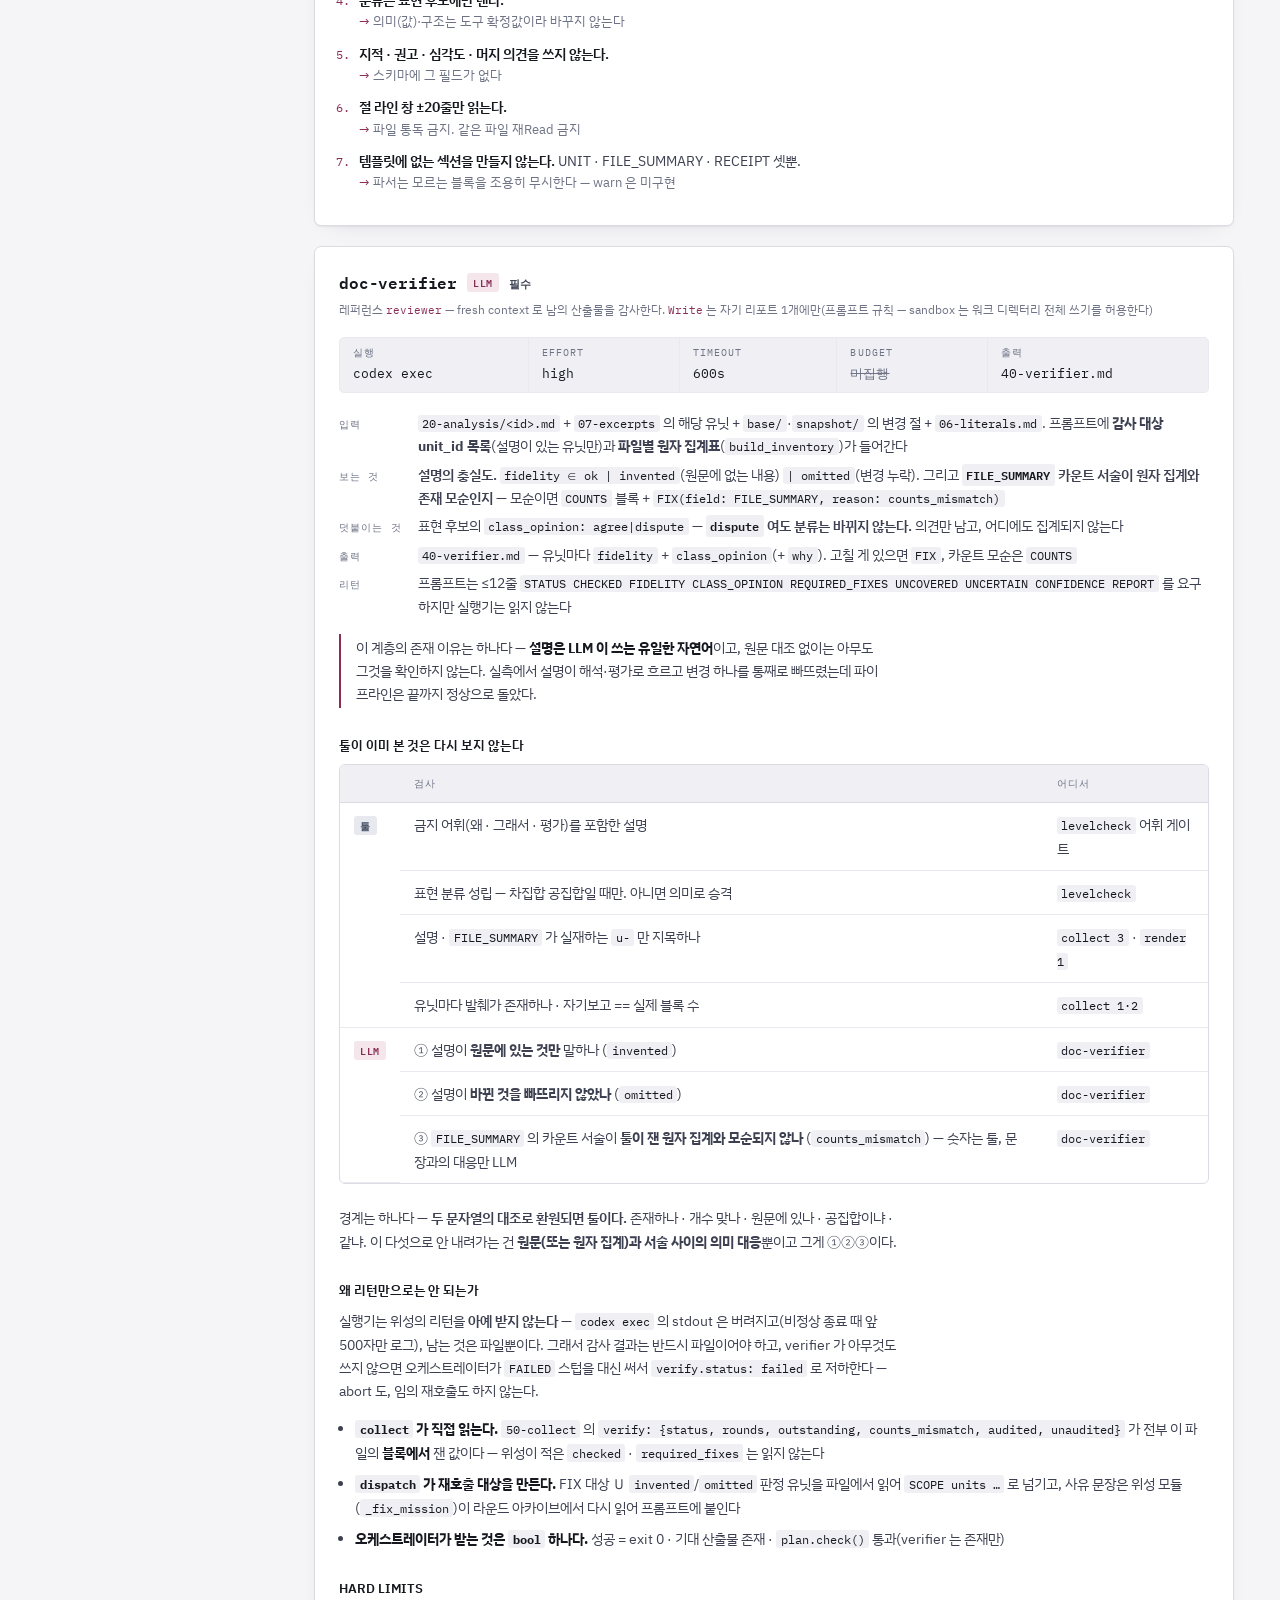
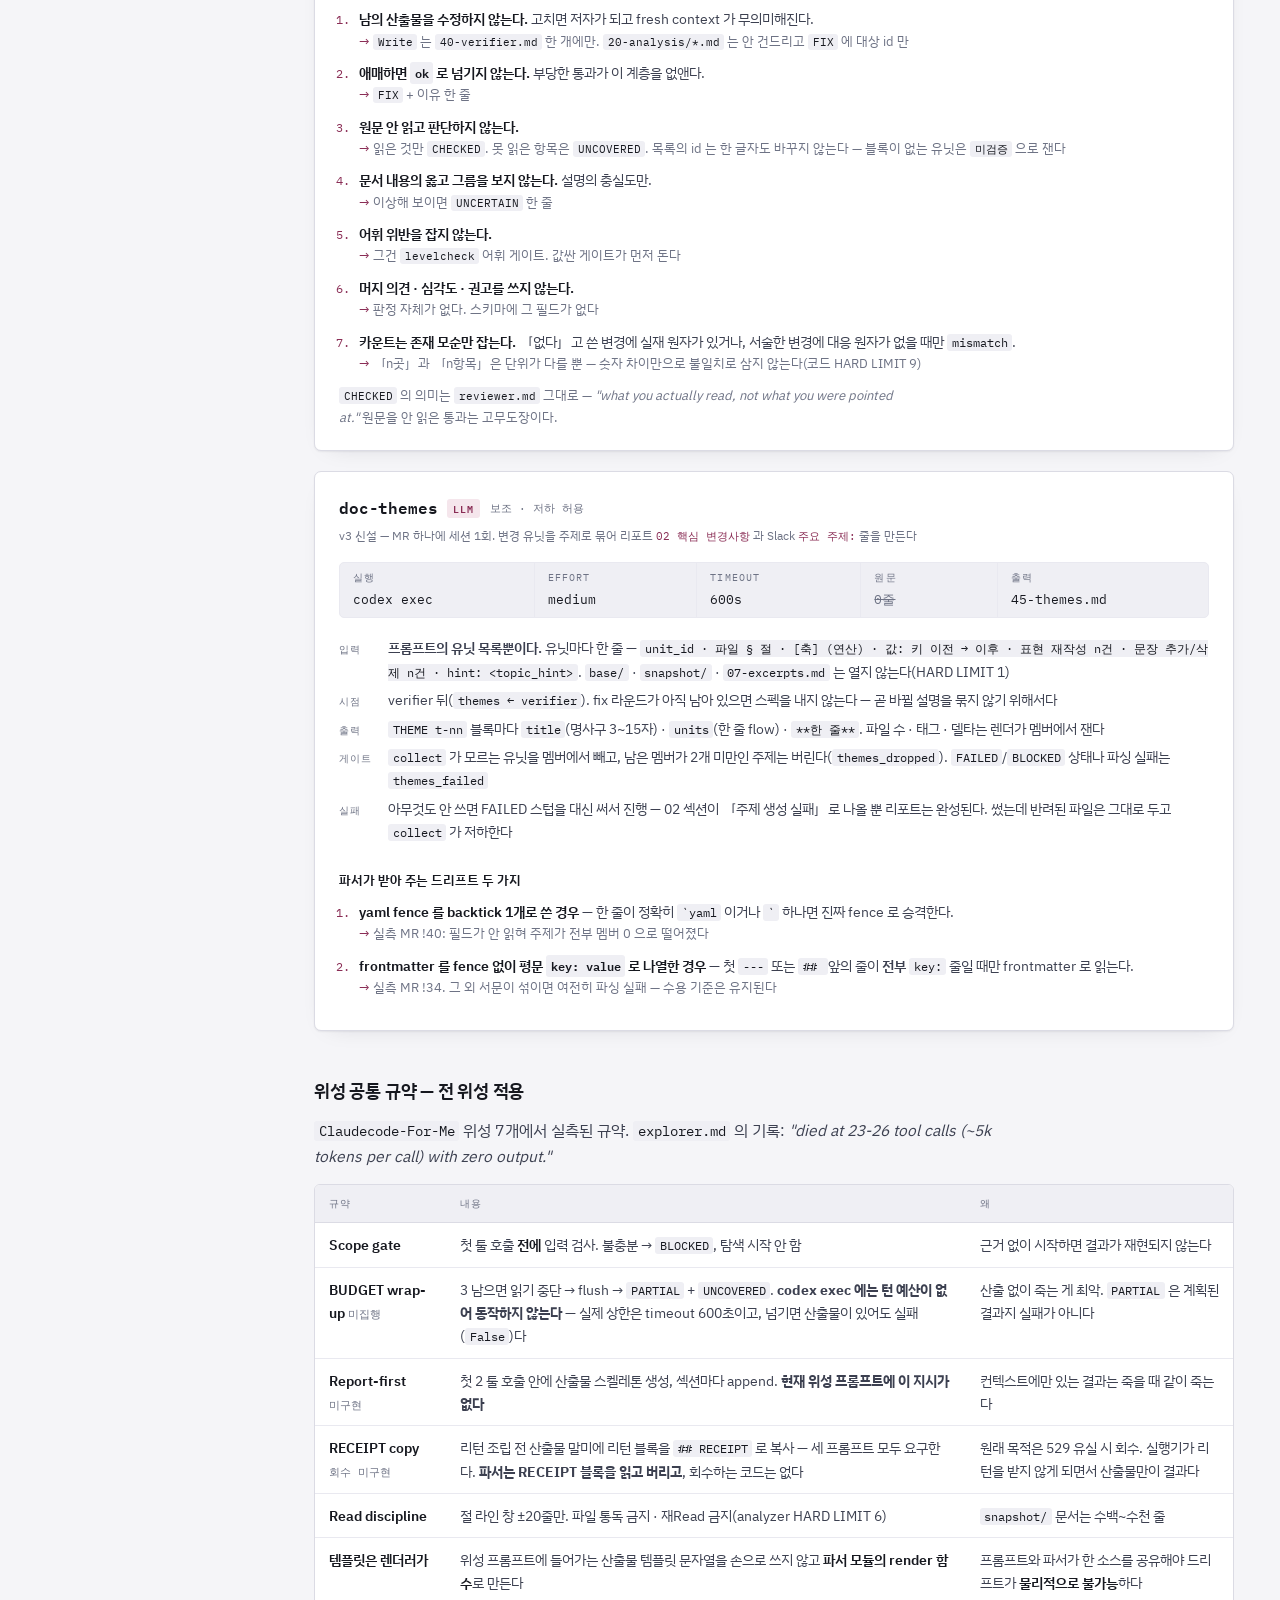
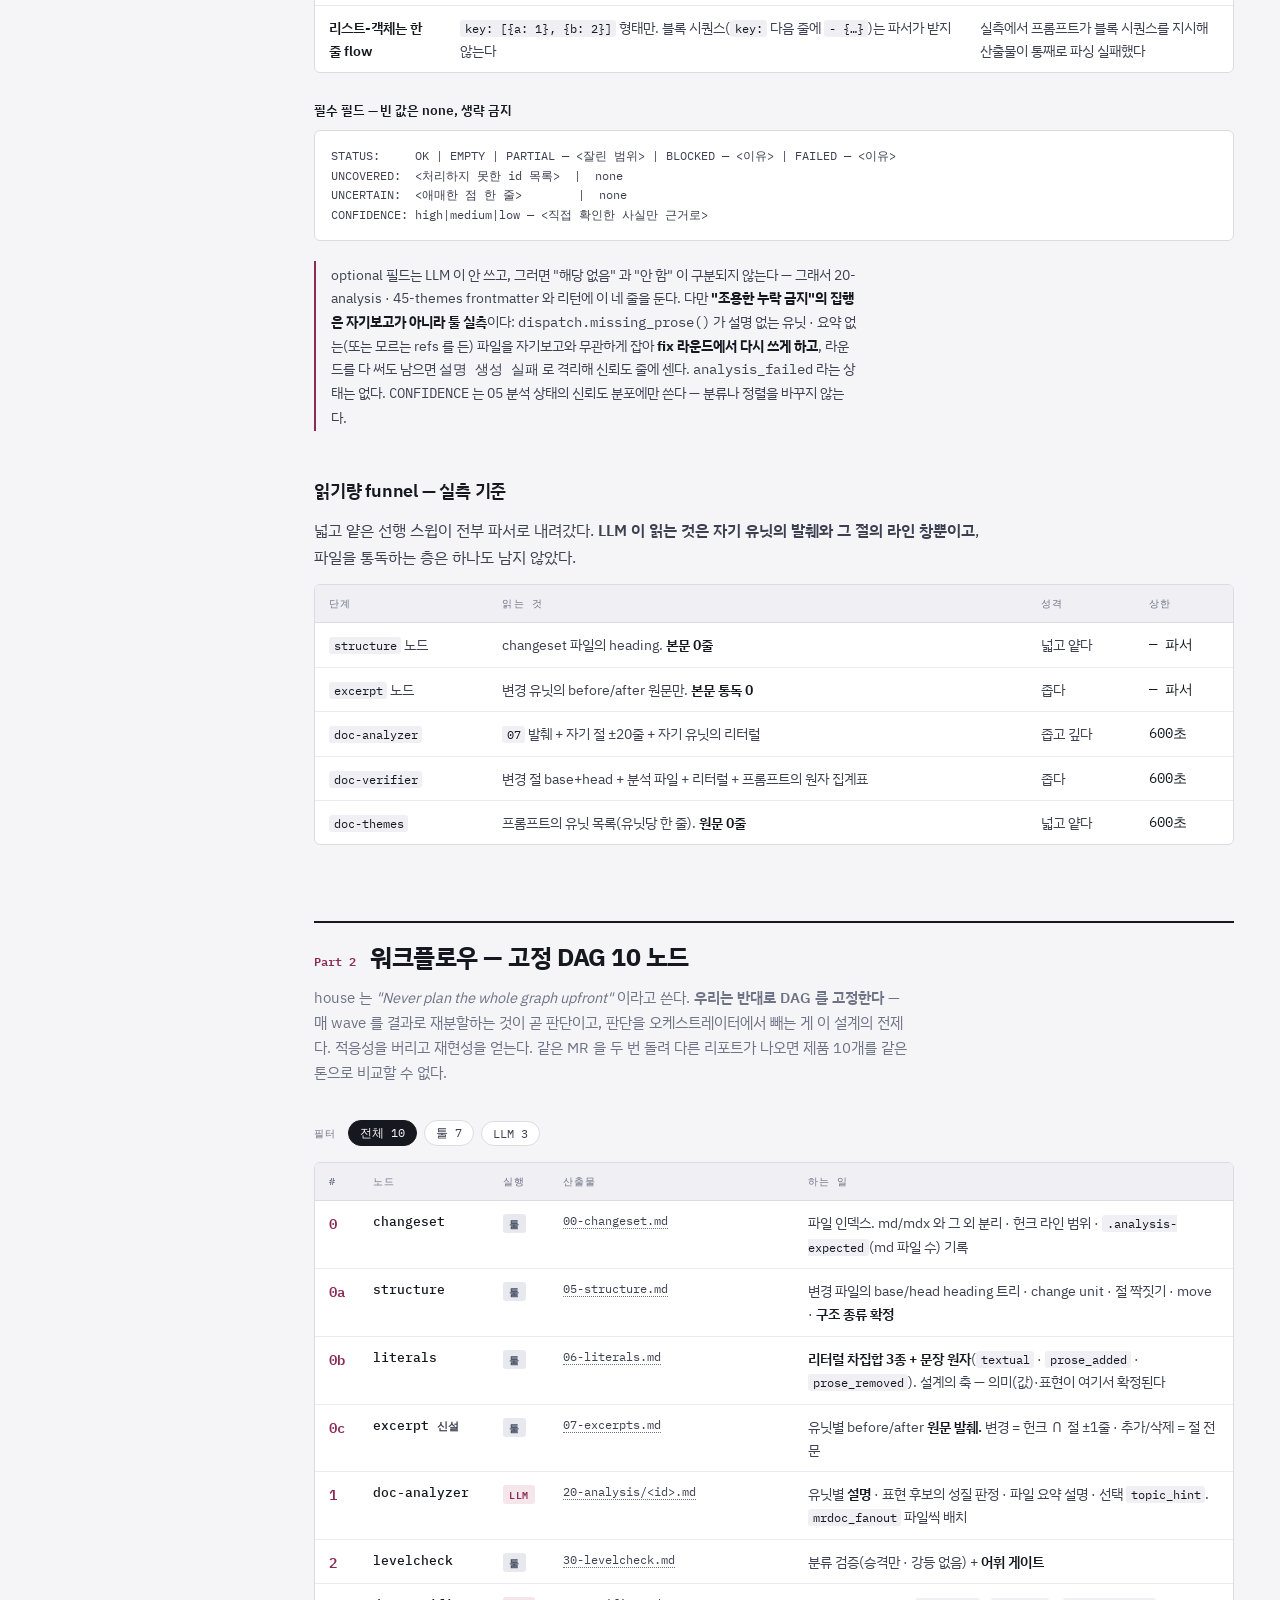
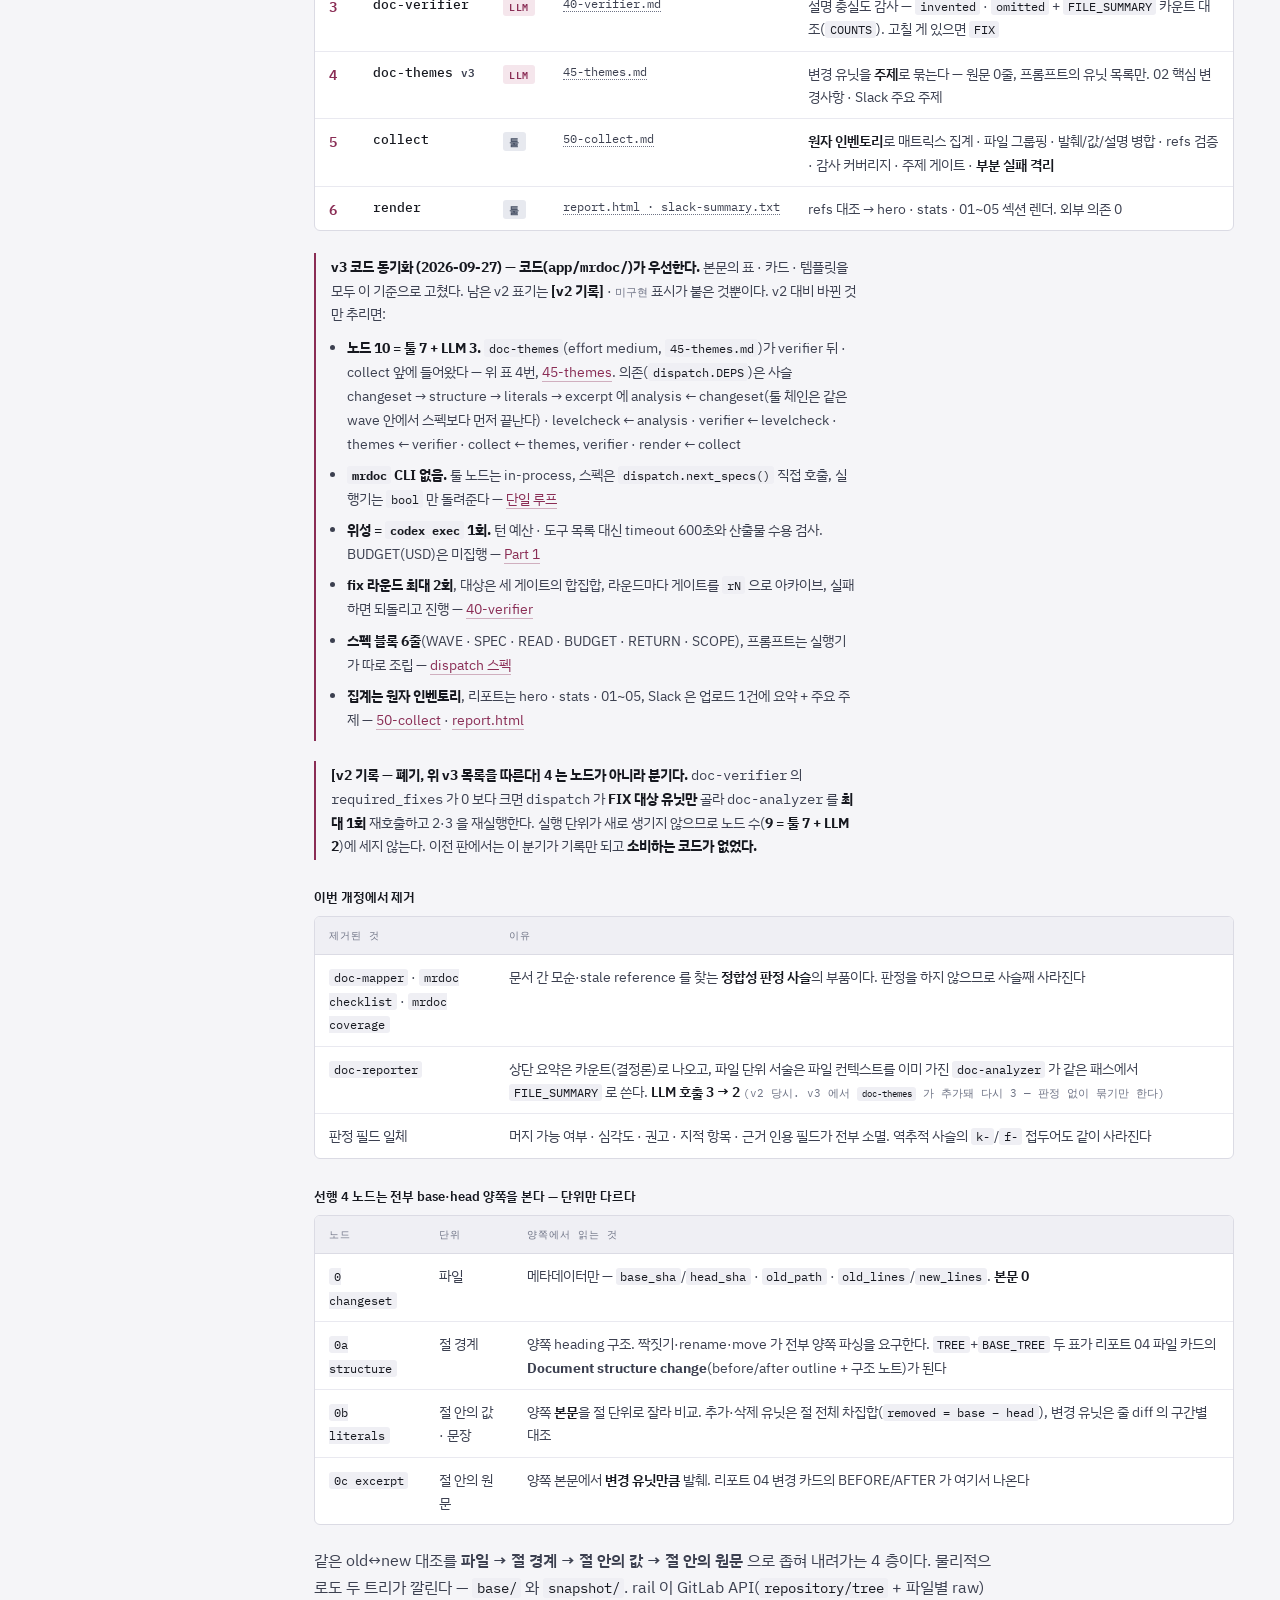
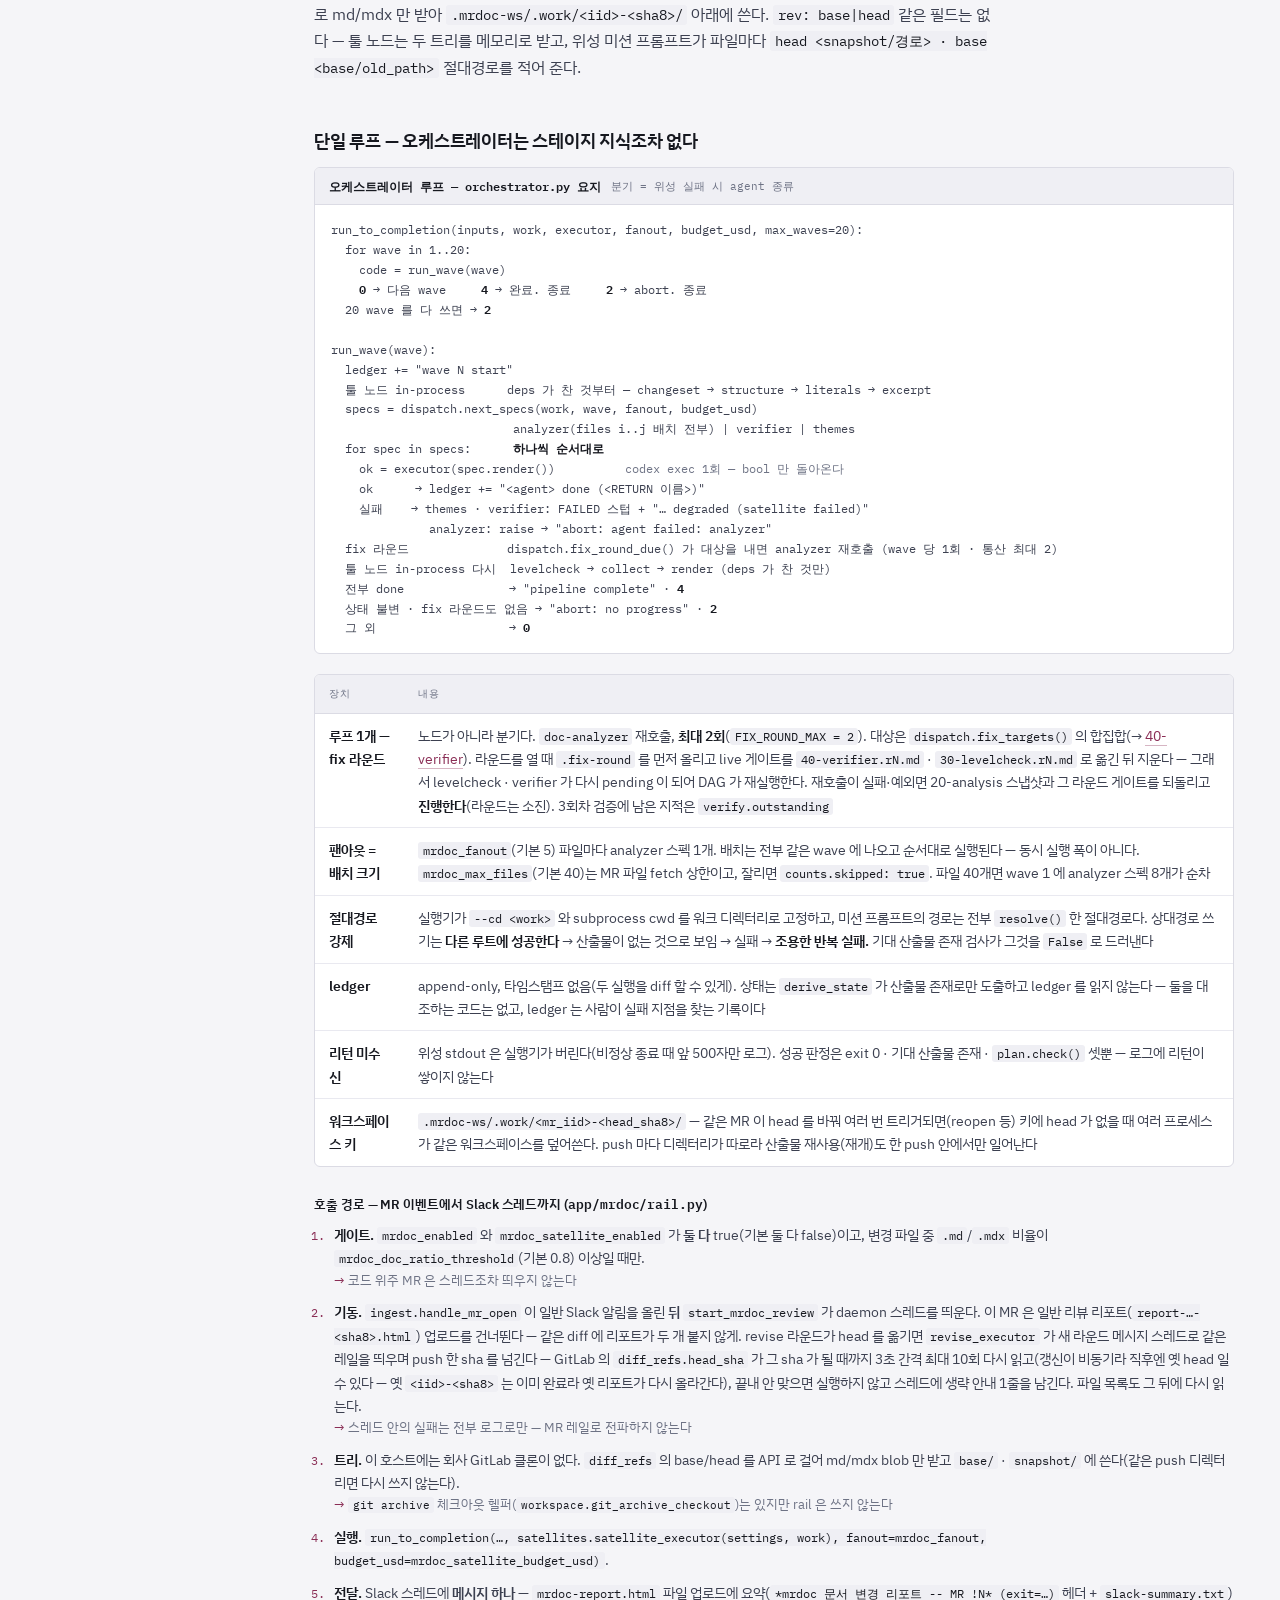
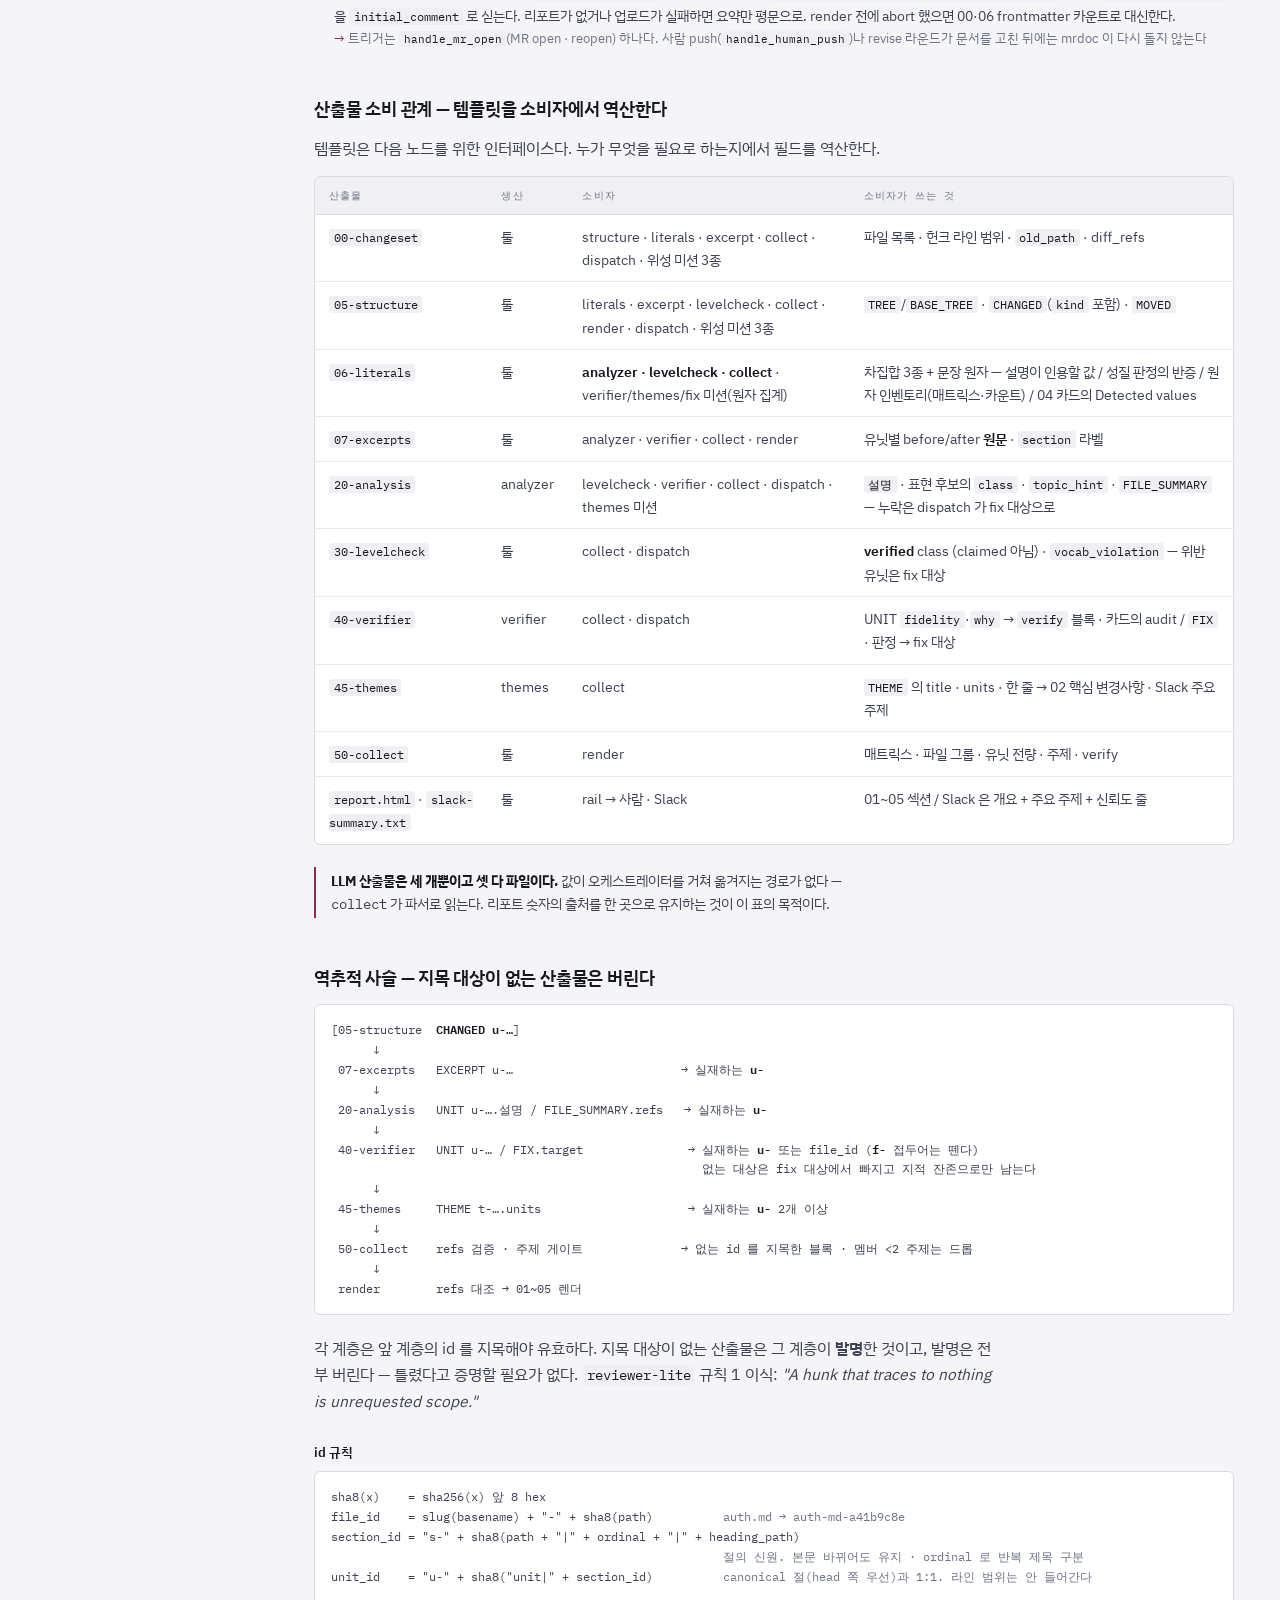
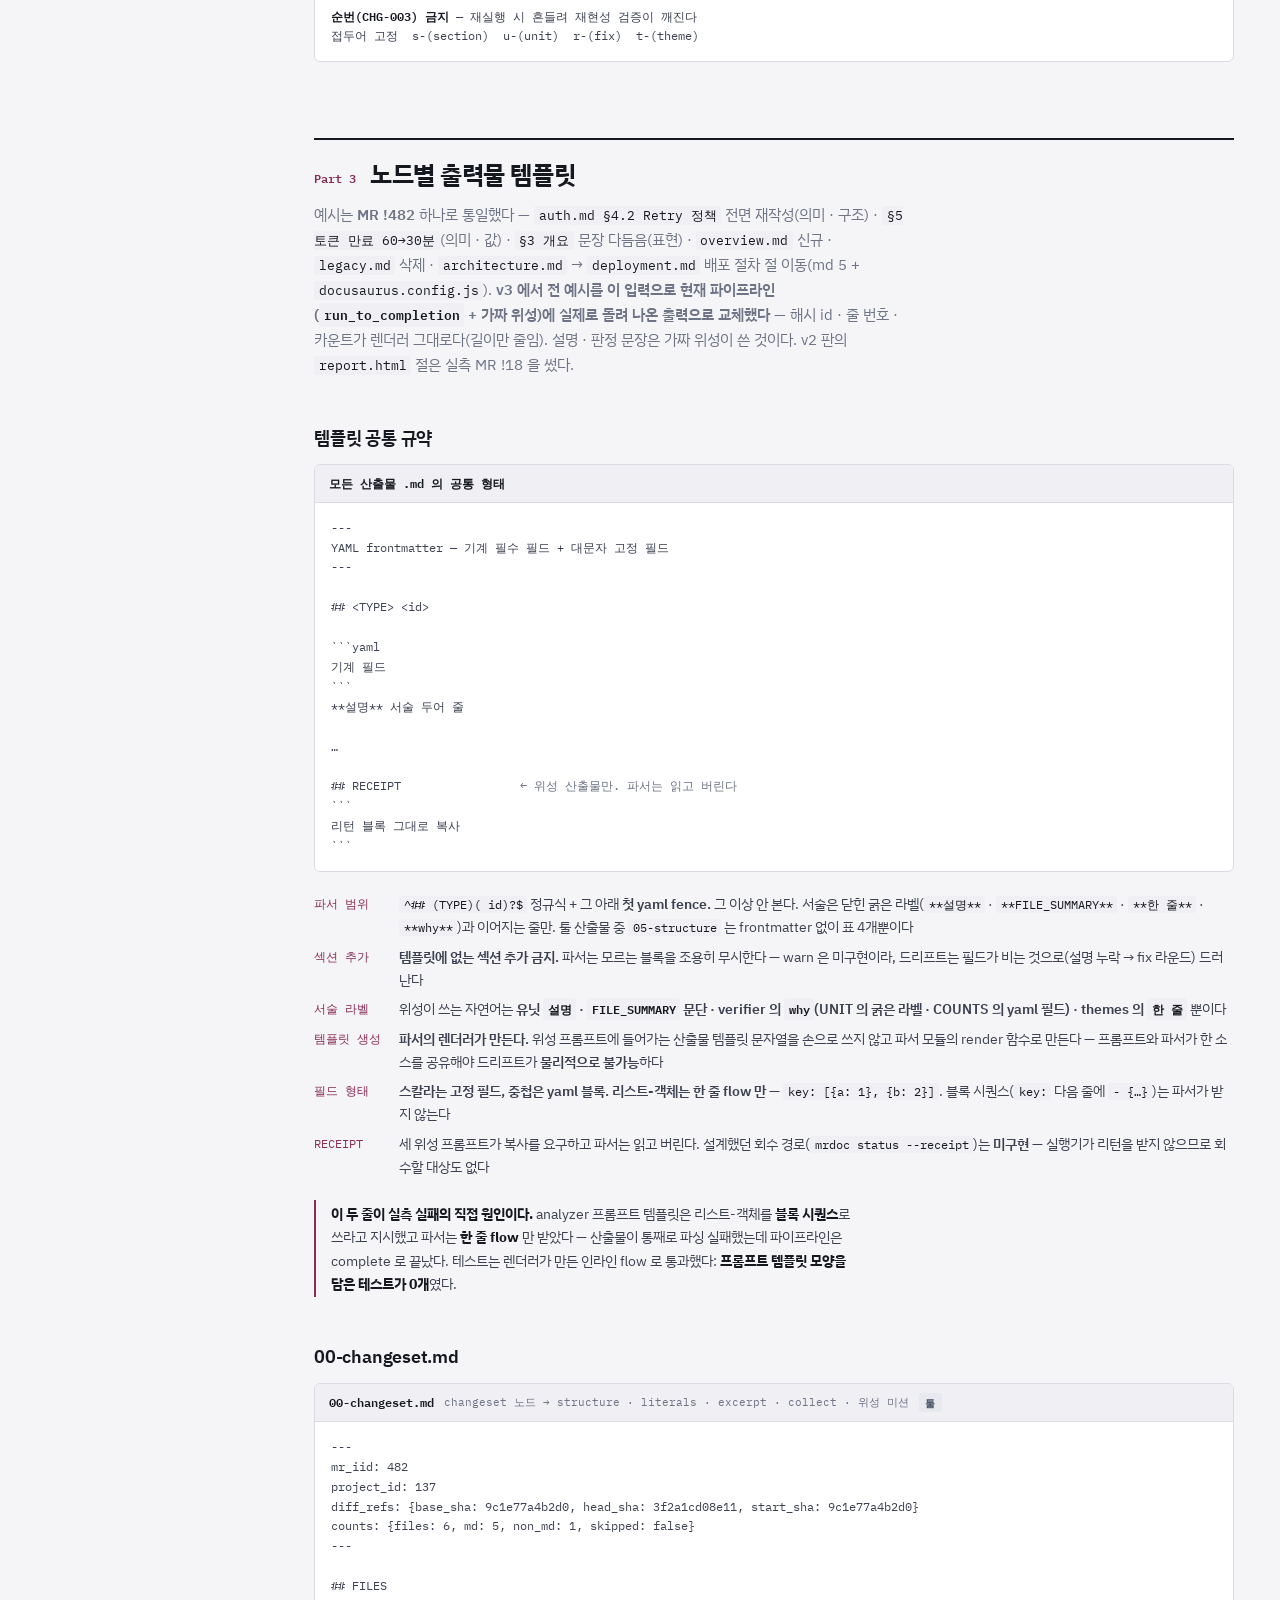
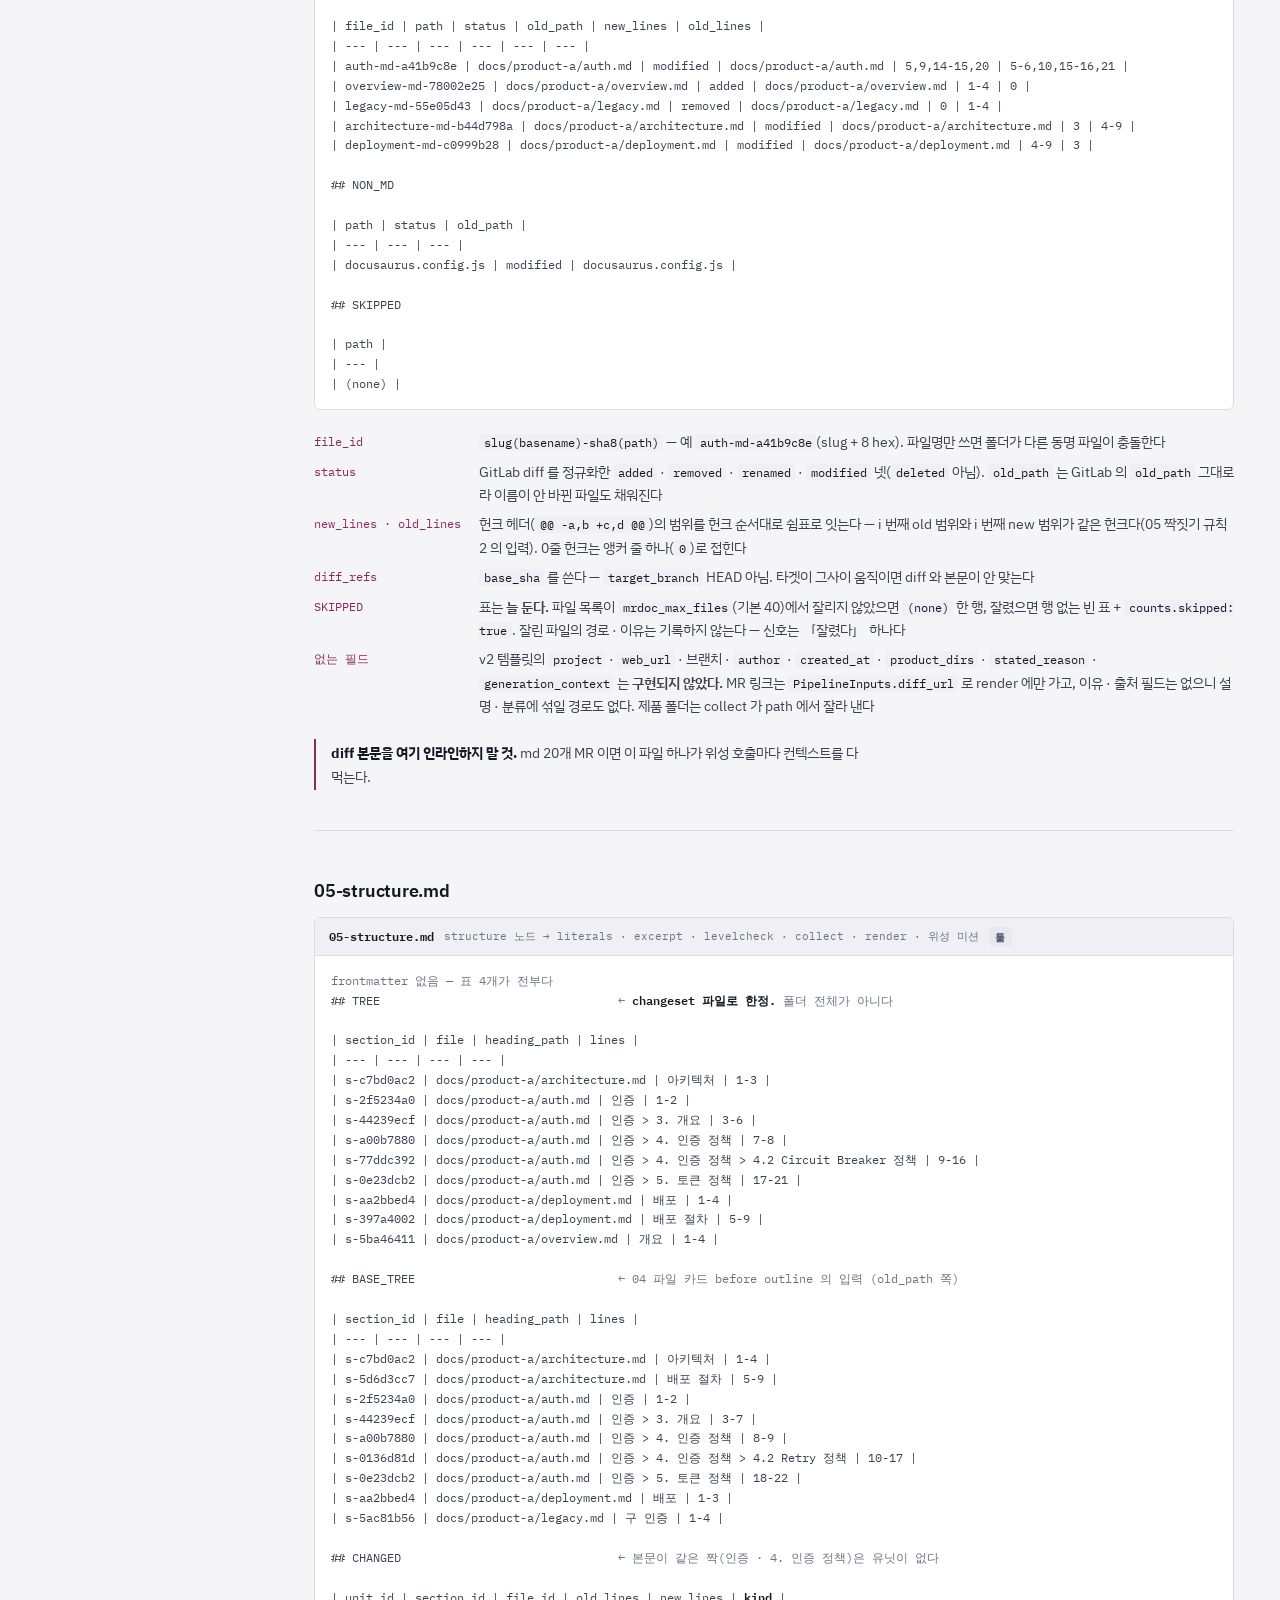
<file: docs/mrdoc-pipeline.html>
<!doctype html>
<html lang="ko">
<head>
<meta charset="utf-8">
<meta name="viewport" content="width=device-width, initial-scale=1">
<style>*,*::before,*::after{box-sizing:border-box}body{margin:0}img,svg{max-width:100%}</style>
<title>mrdoc 문서 변경 리포트 파이프라인</title>
<link rel="preconnect" href="https://fonts.googleapis.com">
<link rel="preconnect" href="https://fonts.gstatic.com" crossorigin>
<link rel="stylesheet" href="https://fonts.googleapis.com/css2?family=IBM+Plex+Mono:wght@400;500;600&family=IBM+Plex+Sans+KR:wght@300;400;500;600;700&display=swap">

<style>
:root{
  --ground:#F5F5F8;
  --surface:#FFFFFF;
  --surface-2:#EFEFF4;
  --ink:#16181F;
  --ink-2:#3C4050;
  --mute:#6E7385;
  --line:#DBDBE4;
  --line-soft:#E9E9F0;
  --accent:#8A2D55;
  --accent-soft:#F5E6EC;
  --tool:#4B5468;
  --tool-soft:#E7E9EF;
  --block:#A81F27;
  --review:#8F5D0C;
  --pass:#24664A;
  --shadow:0 1px 2px rgba(22,24,31,.06),0 8px 24px -16px rgba(22,24,31,.18);
}
@media (prefers-color-scheme:dark){
  :root:not([data-theme="light"]){
    --ground:#11121A;
    --surface:#191B24;
    --surface-2:#212430;
    --ink:#E9E9EF;
    --ink-2:#BCBFCC;
    --mute:#8A8FA2;
    --line:#2C3040;
    --line-soft:#242833;
    --accent:#E48CAD;
    --accent-soft:#331F29;
    --tool:#A3ACC1;
    --tool-soft:#242936;
    --block:#F08A90;
    --review:#DCA84A;
    --pass:#6FC49B;
    --shadow:0 1px 2px rgba(0,0,0,.4),0 10px 28px -18px rgba(0,0,0,.7);
  }
}
:root[data-theme="dark"]{
  --ground:#11121A;
  --surface:#191B24;
  --surface-2:#212430;
  --ink:#E9E9EF;
  --ink-2:#BCBFCC;
  --mute:#8A8FA2;
  --line:#2C3040;
  --line-soft:#242833;
  --accent:#E48CAD;
  --accent-soft:#331F29;
  --tool:#A3ACC1;
  --tool-soft:#242936;
  --block:#F08A90;
  --review:#DCA84A;
  --pass:#6FC49B;
  --shadow:0 1px 2px rgba(0,0,0,.4),0 10px 28px -18px rgba(0,0,0,.7);
}

*{box-sizing:border-box}
body{
  margin:0;
  background:var(--ground);
  color:var(--ink);
  font-family:"IBM Plex Sans KR","Malgun Gothic",system-ui,sans-serif;
  font-weight:400;
  font-size:15.5px;
  line-height:1.72;
  -webkit-font-smoothing:antialiased;
}
code,pre,.mono{font-family:"IBM Plex Mono",ui-monospace,Consolas,monospace}

/* ---------- shell ---------- */
.shell{max-width:1240px;margin:0 auto;padding:0 26px;display:grid;grid-template-columns:216px minmax(0,1fr);gap:52px;align-items:start}
@media (max-width:940px){.shell{grid-template-columns:1fr;gap:0}}

/* ---------- rail ---------- */
.rail{position:sticky;top:0;padding:38px 0 60px;max-height:100vh;overflow-y:auto}
@media (max-width:940px){.rail{position:static;max-height:none;padding:26px 0 0;border-bottom:1px solid var(--line);margin-bottom:26px}}
.rail-brand{font-family:"IBM Plex Mono",monospace;font-size:13px;font-weight:600;letter-spacing:.02em;color:var(--accent);margin-bottom:4px}
.rail-sub{font-size:11.5px;color:var(--mute);line-height:1.5;margin-bottom:24px}
.rail nav{display:flex;flex-direction:column;gap:2px}
.rail-part{font-family:"IBM Plex Mono",monospace;font-size:10px;letter-spacing:.14em;text-transform:uppercase;color:var(--mute);margin:18px 0 6px}
.rail a{display:block;color:var(--ink-2);text-decoration:none;font-size:12.5px;padding:2.5px 8px 2.5px 10px;border-left:2px solid transparent;border-radius:0 3px 3px 0}
.rail a:hover{color:var(--ink);background:var(--surface-2)}
.rail a.on{color:var(--accent);border-left-color:var(--accent);font-weight:500}
.rail a:focus-visible{outline:2px solid var(--accent);outline-offset:1px}
.rail a .mono{font-size:11.5px;color:var(--mute);margin-right:5px}
.rail a.on .mono{color:var(--accent)}

/* ---------- masthead ---------- */
main{padding:38px 0 120px;min-width:0}
.masthead{border-bottom:1px solid var(--line);padding-bottom:30px;margin-bottom:46px}
.eyebrow{font-family:"IBM Plex Mono",monospace;font-size:10.5px;letter-spacing:.16em;text-transform:uppercase;color:var(--mute)}
h1{font-size:clamp(30px,4.4vw,44px);line-height:1.14;font-weight:700;letter-spacing:-.022em;margin:12px 0 14px;text-wrap:balance}
.dek{font-size:16.5px;color:var(--ink-2);max-width:64ch;font-weight:300}
.dek b{font-weight:600;color:var(--ink)}
.meta{display:flex;flex-wrap:wrap;gap:8px 22px;margin-top:22px;font-family:"IBM Plex Mono",monospace;font-size:11.5px;color:var(--mute)}
.meta span b{color:var(--ink-2);font-weight:500}

/* ---------- sections ---------- */
section{margin-bottom:76px;scroll-margin-top:24px}
.part-head{display:flex;align-items:baseline;gap:14px;border-top:2px solid var(--ink);padding-top:12px;margin-bottom:8px}
.part-num{font-family:"IBM Plex Mono",monospace;font-size:12px;font-weight:600;color:var(--accent)}
h2{font-size:25px;font-weight:700;letter-spacing:-.018em;margin:0;text-wrap:balance}
.part-note{font-size:14.5px;color:var(--mute);max-width:66ch;margin:0 0 34px}
h3{font-size:17.5px;font-weight:600;letter-spacing:-.012em;margin:44px 0 12px;text-wrap:balance;scroll-margin-top:20px}
h4{font-size:13px;font-weight:600;margin:26px 0 8px;letter-spacing:-.005em}
p{margin:0 0 14px;max-width:70ch}
.lede{max-width:68ch;color:var(--ink-2)}
strong{font-weight:600}
a.inline{color:var(--accent);text-decoration:none;border-bottom:1px solid color-mix(in srgb,var(--accent) 35%,transparent)}
a.inline:hover{border-bottom-color:var(--accent)}

/* ---------- chips / badges ---------- */
.kind{font-family:"IBM Plex Mono",monospace;font-size:10px;font-weight:600;letter-spacing:.07em;text-transform:uppercase;padding:2px 6px;border-radius:3px;white-space:nowrap;display:inline-block;line-height:1.5}
.kind.tool{color:var(--tool);background:var(--tool-soft)}
.kind.llm{color:var(--accent);background:var(--accent-soft)}
.req{font-family:"IBM Plex Mono",monospace;font-size:10.5px;color:var(--mute);white-space:nowrap}
.req.core{color:var(--ink-2);font-weight:600}
.gate{font-family:"IBM Plex Mono",monospace;font-size:10.5px;font-weight:600;padding:2px 7px;border-radius:3px;letter-spacing:.05em}
.gate.b{color:var(--block);box-shadow:inset 0 0 0 1px color-mix(in srgb,var(--block) 40%,transparent)}
.gate.r{color:var(--review);box-shadow:inset 0 0 0 1px color-mix(in srgb,var(--review) 45%,transparent)}
.gate.p{color:var(--pass);box-shadow:inset 0 0 0 1px color-mix(in srgb,var(--pass) 40%,transparent)}

/* ---------- tables ---------- */
.tw{overflow-x:auto;margin:0 0 22px;border:1px solid var(--line);border-radius:6px;background:var(--surface)}
table{border-collapse:collapse;width:100%;font-size:13.5px;min-width:560px}
th{text-align:left;font-family:"IBM Plex Mono",monospace;font-size:10px;letter-spacing:.11em;text-transform:uppercase;color:var(--mute);font-weight:500;padding:10px 14px;border-bottom:1px solid var(--line);white-space:nowrap;background:var(--surface-2)}
td{padding:10px 14px;border-bottom:1px solid var(--line-soft);vertical-align:top;color:var(--ink-2)}
tbody tr:last-child td{border-bottom:none}
td.num{font-variant-numeric:tabular-nums;font-family:"IBM Plex Mono",monospace;color:var(--ink)}
td code,p code,li code,.card code,dd code{font-size:.88em;background:var(--surface-2);padding:1px 4.5px;border-radius:3px;color:var(--ink)}
td strong{color:var(--ink)}

/* ---------- pipeline ---------- */
.filters{display:flex;flex-wrap:wrap;gap:7px;margin-bottom:16px;align-items:center}
.filters .lbl{font-family:"IBM Plex Mono",monospace;font-size:10px;letter-spacing:.12em;text-transform:uppercase;color:var(--mute);margin-right:5px}
.filters button{font-family:"IBM Plex Mono",monospace;font-size:11.5px;color:var(--ink-2);background:var(--surface);border:1px solid var(--line);padding:4px 11px;border-radius:99px;cursor:pointer}
.filters button:hover{border-color:var(--mute)}
.filters button[aria-pressed="true"]{background:var(--ink);color:var(--ground);border-color:var(--ink)}
.filters button:focus-visible{outline:2px solid var(--accent);outline-offset:2px}
table.pipe{min-width:720px}
table.pipe td:first-child{font-family:"IBM Plex Mono",monospace;font-weight:600;color:var(--accent);white-space:nowrap;font-variant-numeric:tabular-nums}
table.pipe .nm{font-family:"IBM Plex Mono",monospace;font-size:12.5px;color:var(--ink);font-weight:500;white-space:nowrap}
table.pipe .out{font-family:"IBM Plex Mono",monospace;font-size:11.5px;white-space:nowrap}
table.pipe .out a{color:var(--ink-2);text-decoration:none;border-bottom:1px dotted var(--mute)}
table.pipe .out a:hover{color:var(--accent);border-bottom-color:var(--accent)}
table.pipe tr[data-opt="1"] td:first-child{color:var(--mute)}
table.pipe tr.hide{display:none}

/* ---------- cards ---------- */
.card{background:var(--surface);border:1px solid var(--line);border-radius:7px;padding:22px 24px;margin-bottom:20px;box-shadow:var(--shadow)}
.card.opt{border-style:dashed}
.card-top{display:flex;flex-wrap:wrap;align-items:center;gap:10px;margin-bottom:4px}
.card-name{font-family:"IBM Plex Mono",monospace;font-size:16px;font-weight:600;letter-spacing:-.01em;color:var(--ink)}
.card-ref{font-size:12px;color:var(--mute);margin-bottom:16px}
.card-ref code{background:none;padding:0;color:var(--accent)}
.fm{display:flex;flex-wrap:wrap;gap:0;border:1px solid var(--line-soft);border-radius:5px;overflow:hidden;margin-bottom:18px;background:var(--surface-2)}
.fm div{padding:7px 13px;border-right:1px solid var(--line-soft);flex:1 1 auto;min-width:96px}
.fm div:last-child{border-right:none}
.fm dt{font-family:"IBM Plex Mono",monospace;font-size:9.5px;letter-spacing:.11em;text-transform:uppercase;color:var(--mute);margin:0 0 2px}
.fm dd{margin:0;font-family:"IBM Plex Mono",monospace;font-size:12.5px;color:var(--ink);font-variant-numeric:tabular-nums}
.fm dd.no{color:var(--mute);text-decoration:line-through}

dl.io{margin:0 0 16px;display:grid;grid-template-columns:max-content minmax(0,1fr);gap:5px 16px;align-items:baseline}
dl.io dt{font-family:"IBM Plex Mono",monospace;font-size:10px;letter-spacing:.11em;text-transform:uppercase;color:var(--mute);padding-top:3px}
dl.io dd{margin:0;font-size:13.5px;color:var(--ink-2)}
@media (max-width:600px){dl.io{grid-template-columns:1fr;gap:1px 0}dl.io dd{margin-bottom:9px}}

ol.hl{margin:0;padding-left:1.35em;font-size:13.5px;color:var(--ink-2)}
ol.hl li{margin-bottom:9px;padding-left:2px}
ol.hl li::marker{font-family:"IBM Plex Mono",monospace;font-size:11.5px;color:var(--accent)}
ol.hl b{color:var(--ink);font-weight:600}
ol.hl .alt{display:block;color:var(--mute);font-size:12.5px}
ol.hl .alt::before{content:"→ ";color:var(--accent)}

ul.plain{margin:0 0 16px;padding-left:1.15em;font-size:14px;color:var(--ink-2)}
ul.plain li{margin-bottom:7px}
ul.plain b{color:var(--ink)}

/* ---------- code ---------- */
.codewrap{border:1px solid var(--line);border-radius:6px;background:var(--surface);margin:0 0 20px;overflow:hidden}
.codewrap .bar{display:flex;flex-wrap:wrap;align-items:center;gap:10px;padding:8px 14px;border-bottom:1px solid var(--line);background:var(--surface-2)}
.codewrap .bar .f{font-family:"IBM Plex Mono",monospace;font-size:12px;font-weight:600;color:var(--ink)}
.codewrap .bar .flow{font-family:"IBM Plex Mono",monospace;font-size:10.5px;color:var(--mute)}
pre{margin:0;padding:15px 16px;overflow-x:auto;font-size:12.3px;line-height:1.62;color:var(--ink-2);tab-size:2}
pre b{color:var(--ink);font-weight:600}
pre .c{color:var(--mute)}
pre .k{color:var(--accent)}

.note{border-left:2px solid var(--accent);padding:2px 0 2px 15px;margin:0 0 20px;font-size:13.5px;color:var(--ink-2);max-width:68ch}
.note b{color:var(--ink)}
.rule{border:none;border-top:1px solid var(--line);margin:40px 0}
.fields{margin:0 0 22px;display:grid;grid-template-columns:max-content minmax(0,1fr);gap:6px 18px;font-size:13.5px}
.fields dt{font-family:"IBM Plex Mono",monospace;font-size:12px;color:var(--accent);padding-top:2px;white-space:nowrap}
.fields dd{margin:0;color:var(--ink-2)}
@media (max-width:600px){.fields{grid-template-columns:1fr;gap:2px 0}.fields dd{margin-bottom:10px}}

footer{border-top:1px solid var(--line);padding-top:20px;font-family:"IBM Plex Mono",monospace;font-size:11px;color:var(--mute);display:flex;flex-wrap:wrap;gap:8px 26px}
@media (prefers-reduced-motion:no-preference){.rail a{transition:color .12s,border-color .12s,background .12s}.filters button{transition:background .14s,color .14s,border-color .14s}}
</style>

<div class="shell">
<aside class="rail">
  <div class="rail-brand">mrdoc</div>
  <div class="rail-sub">MR 문서 변경 → 분류·설명 리포트<br>설계 확정 2026-08-23 · 개정 v2 2026-09-04 (판정 제거) · v3 2026-09-27 (코드 동기화)</div>
  <nav id="nav">
    <div class="rail-part">Part 1</div>
    <a href="#agents">에이전트 4</a>
    <a href="#conventions">위성 공통 규약</a>
    <a href="#funnel">읽기량 funnel</a>
    <div class="rail-part">Part 2</div>
    <a href="#pipeline">워크 노드 10</a>
    <a href="#loop">단일 루프</a>
    <a href="#consume">산출물 소비 관계</a>
    <a href="#chain">역추적 사슬</a>
    <div class="rail-part">Part 3</div>
    <a href="#tpl-common">템플릿 공통 규약</a>
    <a href="#t00"><span class="mono">00</span>changeset</a>
    <a href="#t05"><span class="mono">05</span>structure</a>
    <a href="#t06"><span class="mono">06</span>literals</a>
    <a href="#t07"><span class="mono">07</span>excerpts</a>
    <a href="#t20"><span class="mono">20</span>analysis</a>
    <a href="#t30"><span class="mono">30</span>levelcheck</a>
    <a href="#t40"><span class="mono">40</span>verifier</a>
    <a href="#t45"><span class="mono">45</span>themes</a>
    <a href="#t50"><span class="mono">50</span>collect</a>
    <a href="#t99"><span class="mono">──</span>report.html</a>
    <a href="#tdispatch"><span class="mono">──</span>dispatch spec</a>
  </nav>
</aside>

<main>
<header class="masthead">
  <div class="eyebrow">사내 docs-pipeline · AI 구간 설계</div>
  <h1>mrdoc 문서 변경 리포트 파이프라인</h1>
  <p class="dek">GitLab MR 하나 → <b>report.html 1개 + Slack 요약</b>. 사람이 diff 를 열지 않고도 <b>무엇이 어떻게 바뀌었는지 같은 톤으로</b> 파악할 수 있어야 한다 — 제품 10개의 리포트가 서로 비교 가능해야 한다. 리포트가 하는 일은 셋이다: <b>분류</b>(연산 추가/삭제/변경/이동 × 성질 구조/의미/표현) · <b>원문 제시</b> · <b>설명</b>.</p>
  <div class="meta">
    <span>워크 노드 <b>10</b></span>
    <span>LLM 에이전트 <b>3</b> + Python 오케스트레이터</span>
    <span>mrdoc CLI <b>없음</b> — in-process</span>
    <span>fix 라운드 최대 <b>2</b></span>
    <span>판정 · 지적 항목 <b>0</b></span>
  </div>
</header>

<div class="card">
  <div class="card-top"><span class="card-name">왜 이 개정인가 — 실측 MR !18</span><span class="kind tool">근거</span></div>
  <div class="card-ref">산출물 <code>.mrdoc-ws/.work/18-ee95ae73/</code> · product-common !18 · <code>03.SETUP-GUIDE.md</code> 1파일 · 실제 변경 4줄(L11 표현 · L18 값 · L27·L40 코드 값)</div>
  <ol class="hl">
    <li><b>analyzer 산출물이 파싱 실패로 통째로 버려졌는데 파이프라인은 complete 였다.</b> <code>files_parsed: 0</code>, 유닛 before/after 전부 공백. 원인은 프롬프트 템플릿이 리스트-객체를 <b>블록 시퀀스</b>로 쓰라고 지시했고 파서는 <b>한 줄 flow</b> 만 받은 것. <span class="alt">테스트는 렌더러가 만든 인라인 flow 로 통과했다 — 프롬프트 템플릿 모양을 담은 테스트가 0개였다</span></li>
    <li><b>LLM 이 쓴 before/after 에 해석이 섞였고 변경 하나를 놓쳤다.</b> "과거 시점 값으로 되어 있다" · "상향된 표현" · "절 간 기준이 일치하게 되었다". "경고 문맥은 그대로" 라고 썼지만 L11 표현이 바뀌어 있었다. <span class="alt">감사는 그것을 잡았지만 <b>결과를 소비하는 코드가 없었다</b> — 게이트가 아니라 영수증이었다</span></li>
    <li><b>literals 가 정확한 값을 하나도 못 잡았다.</b> <code>3.12.4→3.12.7</code>, <code>3.8+→3.10+</code> 가 없다. backtick 정규식이 줄바꿈을 넘었고, 버전 형식은 단위 접미사가 없어 숫자+단위 규칙 밖이다. <span class="alt">§ 06-literals 「구현 주의」로 반영</span></li>
    <li><b><code>05-structure</code> 의 TREE 가 리포지토리 전체였다.</b> 3,893행·600KB 가 위성 READ 목록에 그대로 들어갔다. <span class="alt">§ 05-structure — changeset 파일로 한정</span></li>
  </ol>
  <p style="font-size:13.5px;color:var(--ink-2)"><b>교훈 한 줄.</b> LLM 의존을 <b>설명 필드 하나</b>에 가두면, LLM 이 완전히 실패해도 개요 · 매트릭스 · 구조 · 원문 · 값 변경까지는 정확히 나오고 설명만 빈다. 그 상태를 먼저 만드는 것이 제품 10개에 같은 톤으로 배포하는 데 가장 중요하다.</p>
</div>

<!-- ══════════════════ PART 1 ══════════════════ -->
<section id="agents">
  <div class="part-head"><span class="part-num">Part 1</span><h2>에이전트 — 누가 무엇을 쓰나</h2></div>
  <p class="part-note">LLM 은 3개(<code>codex exec</code> headless)뿐이다. 결정론으로 되는 일은 하나도 맡기지 않는다. <code>codex exec</code> 에는 도구 화이트리스트가 없으므로 집행 수단은 도구 목록이 아니라 <strong>산출물 검사</strong>다 — 위성이 뭐라고 하든 기대 산출물이 디스크에 있고 파서 검사(<code>plan.check()</code>)를 통과해야 성공이다.</p>

  <div class="tw">
  <table>
    <thead><tr><th>에이전트</th><th>실행</th><th>effort</th><th>상한</th><th>산출물</th><th>수용 검사</th></tr></thead>
    <tbody>
      <tr><td><strong>오케스트레이터</strong></td><td class="num">Python</td><td class="num">—</td><td class="num">20 wave</td><td>ledger.md</td><td>LLM 아님 — 판단 경로 부재. 툴 노드는 in-process</td></tr>
      <tr><td><strong>doc-analyzer</strong></td><td class="num">codex exec</td><td class="num">high</td><td class="num">600초</td><td><code>20-analysis/&lt;file_id&gt;.md</code></td><td>담당 파일 전부 존재 · 같은 unit_id 중복 없음 · fix 라운드는 기존 유닛 유실 없음(파싱 실패도 반려)</td></tr>
      <tr><td><strong>doc-verifier</strong></td><td class="num">codex exec</td><td class="num">high</td><td class="num">600초</td><td><code>40-verifier.md</code></td><td>파일 존재뿐 — 내용은 <code>collect</code> 가 블록에서 다시 잰다</td></tr>
      <tr><td><strong>doc-themes</strong></td><td class="num">codex exec</td><td class="num">medium</td><td class="num">600초</td><td><code>45-themes.md</code></td><td>파일 존재 · <code>parse_themes</code> 통과</td></tr>
    </tbody>
  </table>
  </div>

  <div class="note"><b>호출은 한 줄이다.</b> <code>codex exec --skip-git-repo-check --ephemeral --sandbox workspace-write --cd &lt;work&gt; -c model_reasoning_effort="…" [--model &lt;mrdoc_satellite_model&gt;] -</code> — 프롬프트(시스템 + 미션)는 stdin, 자격증명 환경변수는 빼고 넘긴다. <b>상한은 시간 하나다</b> — <code>mrdoc_satellite_timeout_seconds</code>(기본 600초). 턴 예산(maxTurns)은 없고, 스펙의 <code>BUDGET</code>(USD 실수, <code>mrdoc_satellite_budget_usd</code> 기본 1.0)은 스펙 줄에만 적힐 뿐 codex 인자로도 프롬프트로도 가지 않는다 — <b>미집행</b>. 도구 차단도 없다: 「검색은 툴이 리터럴로 한다 · Grep 을 쓰지 않는다」는 이제 프롬프트 규칙(절 라인 창 ±20줄)으로만 남고, 볼 위치는 미션 프롬프트가 절대경로로 적어 준다.</div>

  <div class="card">
    <div class="card-top"><span class="card-name">오케스트레이터 (Python)</span><span class="kind tool">Python</span><span class="req core">진입점</span></div>
    <div class="card-ref">구현 <code>app/mrdoc/orchestrator.py</code> — 판단 분기 0, 웨이브 루프뿐이다</div>
    <div class="fm">
      <div><dt>실행</dt><dd>Python</dd></div><div><dt>판단</dt><dd class="no">0</dd></div><div><dt>호출</dt><dd>codex exec (실행기 경유)</dd></div><div><dt>CLI</dt><dd class="no">mrdoc</dd></div>
    </div>
    <dl class="io">
      <dt>역할</dt><dd>툴 노드(changeset → structure → literals → excerpt, deps 가 차면 levelcheck · collect · render)를 <strong>in-process</strong> 로 돌리고, <code>dispatch.next_specs()</code> 를 직접 호출해 나온 스펙 블록을 실행기에 하나씩 넘긴다. 그게 전부다. <code>mrdoc</code> CLI · <code>__main__</code> 은 없다.</dd>
      <dt>아는 것</dt><dd>실행기가 돌려주는 <code>bool</code> 하나(<code>AgentExecutor = Callable[[str], bool]</code>)와 <code>derive_state</code> 의 산출물 존재뿐. 위성의 리턴 텍스트는 받지 않는다. 툴 노드가 같은 프로세스에서 산출물을 파싱하지만 루프의 분기에는 쓰이지 않는다.</dd>
      <dt>분기</dt><dd>위성이 실패했을 때의 agent 종류 하나 — <code>themes</code> · <code>verifier</code> 는 FAILED 스텁으로 저하하고 진행, <code>analyzer</code> 는 abort. 스테이지 순서·배치 경계·fix 대상 선정이 전부 <code>dispatch</code> 안에 있다.</dd>
      <dt>상태</dt><dd><strong>산출물 존재로 도출한다.</strong> <code>ledger</code> 는 append-only 기록일 뿐 상태의 출처가 아니고, 대조하는 코드도 없다.</dd>
      <dt>종료</dt><dd><code>0</code> 계속 · <code>4</code> 완료 · <code>2</code> abort(예외 · 상태 불변 · 20 wave 초과)</dd>
    </dl>
    <h4>왜 Python 인가</h4>
    <p style="font-size:13.5px;color:var(--ink-2)">LLM 오케스트레이터였던 판에서는 「산출물 본문을 읽지 않는다」·「위성이 준 숫자를 합산하지 않는다」를 <strong>프롬프트로</strong> 막아야 했다. 200턴을 도는 동안 프롬프트는 잊히고 도구는 남는다. Python 구현에서는 그 경로가 <strong>원천적으로 부재</strong>다 — 코드에 없으면 일어나지 않는다.</p>
    <h4>그래도 규칙으로 남는 것</h4>
    <ol class="hl">
      <li><b>루프는 산출물 본문으로 분기하지 않는다.</b> <span class="alt">상태는 <code>dispatch.derive_state()</code>. 사람이 볼 때는 <code>status.format_status()</code>(노드별 한 줄 — CLI 로 노출돼 있지 않다)</span></li>
      <li><b>위성이 준 숫자를 합산하지 않는다.</b> 합산하면 리포트 숫자의 출처가 두 곳이 된다. <span class="alt">합산은 <code>collect</code> 노드가 원자 인벤토리에서. ledger 에는 노드 완료 줄만 — 위성 리턴은 싣지 않는다</span></li>
      <li><b>위임 스펙을 직접 작성하지 않는다.</b> <span class="alt"><code>dispatch</code> 출력을 그대로 넘긴다. 부실해 보이면 그건 dispatch 버그다</span></li>
      <li><b>팬아웃은 배치 크기다. 한 wave 의 스펙은 전부 실행한 뒤에 조인한다.</b> <span class="alt"><code>mrdoc_fanout</code>(기본 5) 파일마다 analyzer 스펙 1개, 배치는 전부 같은 wave 에 나오고 순서대로(동시 실행 없이) 돈다. 조인 지점 = 스펙 실행 뒤의 툴 노드 패스</span></li>
      <li><b>위성을 임의로 재호출하지 않는다.</b> 재호출은 비결정성의 입구다. <span class="alt">유일한 재호출은 <code>dispatch</code> 가 정하는 fix 라운드(최대 2회). 리턴은 받지 않으므로 회수할 것도 없다 — <code>mrdoc status --receipt</code> 는 미구현</span></li>
      <li><b>abort 계약을 지킨다.</b> <span class="alt">예외는 전부 <code>abort: …</code> 한 줄 + <code>2</code>. 20 wave 안에 끝나지 않아도 <code>2</code></span></li>
    </ol>
  </div>

  <div class="card">
    <div class="card-top"><span class="card-name">doc-analyzer</span><span class="kind llm">LLM</span><span class="req core">필수 · 주역</span></div>
    <div class="card-ref">레퍼런스 <code>explorer</code> — 좁고 깊은 comprehension. 판정하지 않고 <b>설명만 쓴다</b></div>
    <div class="fm">
      <div><dt>실행</dt><dd>codex exec</dd></div><div><dt>effort</dt><dd>high</dd></div><div><dt>timeout</dt><dd>600s</dd></div><div><dt>budget</dt><dd class="no">미집행</dd></div><div><dt>출력</dt><dd>20-analysis/&lt;id&gt;.md</dd></div>
    </div>
    <dl class="io">
      <dt>입력</dt><dd><code>07-excerpts</code> 의 자기 유닛 + <code>06-literals</code> 의 자기 유닛 + <code>base/</code>·<code>snapshot/</code> 해당 절(±20줄) + <code>05-structure</code> <code>CHANGED</code> 의 자기 파일 행</dd>
      <dt>출력</dt><dd>유닛마다 <code>**설명**</code> 한 필드(2~4문장). 표현 후보에는 <code>class: 의미|표현</code>. 선택 <code>topic_hint</code>(kebab-case — doc-themes 에게 주는 후보, 판정 아님). 파일마다 <code>## FILE_SUMMARY</code> 한 문단</dd>
      <dt>ADDED / REMOVED</dt><dd>설명만 쓴다 — 원문은 <code>07-excerpts</code> 가 든다</dd>
      <dt>Scope gate</dt><dd>자기 <code>file_id</code> 의 유닛이 없으면 <code>BLOCKED — no changed unit</code>(프롬프트 문구). <strong>주의:</strong> 실행기는 배치의 <em>모든</em> 파일에 <code>&lt;file_id&gt;.md</code> 를 기대하고 <code>derive_state</code> 도 md 파일 수만큼 있어야 analysis 를 done 으로 본다 — 유닛 없는 파일(절이 이동만 한 파일 등)도 <code>FILE_SUMMARY</code> 만 든 파일을 써야 하고, 안 쓰면 analyzer 실패 → abort 다</dd>
      <dt>리턴</dt><dd>프롬프트는 ≤12줄 <code>STATUS UNITS CLASSES</code>(의미 n · 표현 n · 후보판정 n) <code>FILES UNCOVERED UNCERTAIN CONFIDENCE REPORT</code> 를 요구하지만 <strong>실행기는 읽지 않는다</strong> — 판정은 산출물로만</dd>
    </dl>
    <h4>HARD LIMITS</h4>
    <ol class="hl">
      <li><b>원문을 읽지 않고 설명을 쓰지 않는다.</b> 기억·추론으로 쓴 서술이 리포트에 그대로 나간다. <span class="alt"><code>base/</code>·<code>snapshot/</code> 를 실제로 읽는다. 못 읽었으면 <code>UNCOVERED</code></span></li>
      <li><b>사실을 직접 서술한다.</b> <code>06-literals</code> 의 값(<code>key</code>·<code>from</code>·<code>to</code>)을 인용해 "무엇이 어디서 어디로" 를 쓴다. <span class="alt">원문·값은 도구가 병기한다 — 설명은 그것을 <b>풀어 쓰는</b> 자리다</span></li>
      <li><b>왜(동기) · 그래서(영향) · 평가 어휘를 쓰지 않는다.</b> <span class="alt">금지 어휘 목록은 <code>levelcheck</code> 어휘 게이트와 <b>같은 파일</b>에서 공유한다</span></li>
      <li><b>분류는 표현 후보에만 낸다.</b> <span class="alt">의미(값)·구조는 도구 확정값이라 바꾸지 않는다</span></li>
      <li><b>지적 · 권고 · 심각도 · 머지 의견을 쓰지 않는다.</b> <span class="alt">스키마에 그 필드가 없다</span></li>
      <li><b>절 라인 창 ±20줄만 읽는다.</b> <span class="alt">파일 통독 금지. 같은 파일 재Read 금지</span></li>
      <li><b>템플릿에 없는 섹션을 만들지 않는다.</b> UNIT · FILE_SUMMARY · RECEIPT 셋뿐. <span class="alt">파서는 모르는 블록을 조용히 무시한다 — warn 은 미구현</span></li>
    </ol>
  </div>

  <div class="card">
    <div class="card-top"><span class="card-name">doc-verifier</span><span class="kind llm">LLM</span><span class="req core">필수</span></div>
    <div class="card-ref">레퍼런스 <code>reviewer</code> — fresh context 로 남의 산출물을 감사한다. <code>Write</code> 는 자기 리포트 1개에만(프롬프트 규칙 — sandbox 는 워크 디렉터리 전체 쓰기를 허용한다)</div>
    <div class="fm">
      <div><dt>실행</dt><dd>codex exec</dd></div><div><dt>effort</dt><dd>high</dd></div><div><dt>timeout</dt><dd>600s</dd></div><div><dt>budget</dt><dd class="no">미집행</dd></div><div><dt>출력</dt><dd>40-verifier.md</dd></div>
    </div>
    <dl class="io">
      <dt>입력</dt><dd><code>20-analysis/&lt;id&gt;.md</code> + <code>07-excerpts</code> 의 해당 유닛 + <code>base/</code>·<code>snapshot/</code> 의 변경 절 + <code>06-literals.md</code>. 프롬프트에 <b>감사 대상 unit_id 목록</b>(설명이 있는 유닛만)과 <b>파일별 원자 집계표</b>(<code>build_inventory</code>)가 들어간다</dd>
      <dt>보는 것</dt><dd><strong>설명의 충실도.</strong> <code>fidelity ∈ ok | invented</code>(원문에 없는 내용) <code>| omitted</code>(변경 누락). 그리고 <strong><code>FILE_SUMMARY</code> 카운트 서술이 원자 집계와 존재 모순인지</strong> — 모순이면 <code>COUNTS</code> 블록 + <code>FIX(field: FILE_SUMMARY, reason: counts_mismatch)</code></dd>
      <dt>덧붙이는 것</dt><dd>표현 후보의 <code>class_opinion: agree|dispute</code> — <strong><code>dispute</code> 여도 분류는 바뀌지 않는다.</strong> 의견만 남고, 어디에도 집계되지 않는다</dd>
      <dt>출력</dt><dd><code>40-verifier.md</code> — 유닛마다 <code>fidelity</code> + <code>class_opinion</code>(+ <code>why</code>). 고칠 게 있으면 <code>FIX</code>, 카운트 모순은 <code>COUNTS</code></dd>
      <dt>리턴</dt><dd>프롬프트는 ≤12줄 <code>STATUS CHECKED FIDELITY CLASS_OPINION REQUIRED_FIXES UNCOVERED UNCERTAIN CONFIDENCE REPORT</code> 를 요구하지만 실행기는 읽지 않는다</dd>
    </dl>
    <div class="note">이 계층의 존재 이유는 하나다 — <b>설명은 LLM 이 쓰는 유일한 자연어</b>이고, 원문 대조 없이는 아무도 그것을 확인하지 않는다. 실측에서 설명이 해석·평가로 흐르고 변경 하나를 통째로 빠뜨렸는데 파이프라인은 끝까지 정상으로 돌았다.</div>
    <h4>툴이 이미 본 것은 다시 보지 않는다</h4>
    <div class="tw">
    <table>
      <thead><tr><th></th><th>검사</th><th>어디서</th></tr></thead>
      <tbody>
        <tr><td rowspan="4"><span class="kind tool">툴</span></td><td>금지 어휘(왜 · 그래서 · 평가)를 포함한 설명</td><td><code>levelcheck</code> 어휘 게이트</td></tr>
        <tr><td>표현 분류 성립 — 차집합 공집합일 때만. 아니면 의미로 승격</td><td><code>levelcheck</code></td></tr>
        <tr><td>설명 · <code>FILE_SUMMARY</code> 가 실재하는 <code>u-</code> 만 지목하나</td><td><code>collect 3</code> · <code>render 1</code></td></tr>
        <tr><td>유닛마다 발췌가 존재하나 · 자기보고 == 실제 블록 수</td><td><code>collect 1·2</code></td></tr>
        <tr><td rowspan="3"><span class="kind llm">LLM</span></td><td>① 설명이 <b>원문에 있는 것만</b> 말하나 (<code>invented</code>)</td><td><code>doc-verifier</code></td></tr>
        <tr><td>② 설명이 <b>바뀐 것을 빠뜨리지 않았나</b> (<code>omitted</code>)</td><td><code>doc-verifier</code></td></tr>
        <tr><td>③ <code>FILE_SUMMARY</code> 의 카운트 서술이 <b>툴이 잰 원자 집계와 모순되지 않나</b> (<code>counts_mismatch</code>) — 숫자는 툴, 문장과의 대응만 LLM</td><td><code>doc-verifier</code></td></tr>
      </tbody>
    </table>
    </div>
    <p style="font-size:13.5px;color:var(--ink-2)">경계는 하나다 — <strong>두 문자열의 대조로 환원되면 툴이다.</strong> 존재하나 · 개수 맞나 · 원문에 있나 · 공집합이냐 · 같냐. 이 다섯으로 안 내려가는 건 <b>원문(또는 원자 집계)과 서술 사이의 의미 대응</b>뿐이고 그게 ①②③이다.</p>

    <h4>왜 리턴만으로는 안 되는가</h4>
    <p style="font-size:13.5px;color:var(--ink-2)">실행기는 위성의 리턴을 <strong>아예 받지 않는다</strong> — <code>codex exec</code> 의 stdout 은 버려지고(비정상 종료 때 앞 500자만 로그), 남는 것은 파일뿐이다. 그래서 감사 결과는 반드시 파일이어야 하고, verifier 가 아무것도 쓰지 않으면 오케스트레이터가 <code>FAILED</code> 스텁을 대신 써서 <code>verify.status: failed</code> 로 저하한다 — abort 도, 임의 재호출도 하지 않는다.</p>
    <ul class="plain">
      <li><b><code>collect</code> 가 직접 읽는다.</b> <code>50-collect</code> 의 <code>verify: {status, rounds, outstanding, counts_mismatch, audited, unaudited}</code> 가 전부 이 파일의 <b>블록에서</b> 잰 값이다 — 위성이 적은 <code>checked</code> · <code>required_fixes</code> 는 읽지 않는다</li>
      <li><b><code>dispatch</code> 가 재호출 대상을 만든다.</b> FIX 대상 ∪ <code>invented</code>/<code>omitted</code> 판정 유닛을 파일에서 읽어 <code>SCOPE units …</code> 로 넘기고, 사유 문장은 위성 모듈(<code>_fix_mission</code>)이 라운드 아카이브에서 다시 읽어 프롬프트에 붙인다</li>
      <li><b>오케스트레이터가 받는 것은 <code>bool</code> 하나다.</b> 성공 = exit 0 · 기대 산출물 존재 · <code>plan.check()</code> 통과(verifier 는 존재만)</li>
    </ul>

    <h4>HARD LIMITS</h4>
    <ol class="hl">
      <li><b>남의 산출물을 수정하지 않는다.</b> 고치면 저자가 되고 fresh context 가 무의미해진다. <span class="alt"><code>Write</code> 는 <code>40-verifier.md</code> 한 개에만. <code>20-analysis/*.md</code> 는 안 건드리고 <code>FIX</code> 에 대상 id 만</span></li>
      <li><b>애매하면 <code>ok</code> 로 넘기지 않는다.</b> 부당한 통과가 이 계층을 없앤다. <span class="alt"><code>FIX</code> + 이유 한 줄</span></li>
      <li><b>원문 안 읽고 판단하지 않는다.</b> <span class="alt">읽은 것만 <code>CHECKED</code>. 못 읽은 항목은 <code>UNCOVERED</code>. 목록의 id 는 한 글자도 바꾸지 않는다 — 블록이 없는 유닛은 <code>미검증</code> 으로 잰다</span></li>
      <li><b>문서 내용의 옳고 그름을 보지 않는다.</b> 설명의 충실도만. <span class="alt">이상해 보이면 <code>UNCERTAIN</code> 한 줄</span></li>
      <li><b>어휘 위반을 잡지 않는다.</b> <span class="alt">그건 <code>levelcheck</code> 어휘 게이트. 값싼 게이트가 먼저 돈다</span></li>
      <li><b>머지 의견 · 심각도 · 권고를 쓰지 않는다.</b> <span class="alt">판정 자체가 없다. 스키마에 그 필드가 없다</span></li>
      <li><b>카운트는 존재 모순만 잡는다.</b> 「없다」고 쓴 변경에 실재 원자가 있거나, 서술한 변경에 대응 원자가 없을 때만 <code>mismatch</code>. <span class="alt">「n곳」과 「n항목」은 단위가 다를 뿐 — 숫자 차이만으로 불일치로 삼지 않는다(코드 HARD LIMIT 9)</span></li>
    </ol>
    <p style="font-size:13px;color:var(--mute);margin-bottom:0"><code>CHECKED</code> 의 의미는 <code>reviewer.md</code> 그대로 — <em>"what you actually read, not what you were pointed at."</em> 원문을 안 읽은 통과는 고무도장이다.</p>
  </div>

  <div class="card">
    <div class="card-top"><span class="card-name">doc-themes</span><span class="kind llm">LLM</span><span class="req">보조 · 저하 허용</span></div>
    <div class="card-ref">v3 신설 — MR 하나에 세션 1회. 변경 유닛을 주제로 묶어 리포트 <code>02 핵심 변경사항</code> 과 Slack <code>주요 주제:</code> 줄을 만든다</div>
    <div class="fm">
      <div><dt>실행</dt><dd>codex exec</dd></div><div><dt>effort</dt><dd>medium</dd></div><div><dt>timeout</dt><dd>600s</dd></div><div><dt>원문</dt><dd class="no">0줄</dd></div><div><dt>출력</dt><dd>45-themes.md</dd></div>
    </div>
    <dl class="io">
      <dt>입력</dt><dd><strong>프롬프트의 유닛 목록뿐이다.</strong> 유닛마다 한 줄 — <code>unit_id · 파일 § 절 · [축] (연산) · 값: 키 이전 → 이후 · 표현 재작성 n건 · 문장 추가/삭제 n건 · hint: &lt;topic_hint&gt;</code>. <code>base/</code> · <code>snapshot/</code> · <code>07-excerpts.md</code> 는 열지 않는다(HARD LIMIT 1)</dd>
      <dt>시점</dt><dd>verifier 뒤(<code>themes ← verifier</code>). fix 라운드가 아직 남아 있으면 스펙을 내지 않는다 — 곧 바뀔 설명을 묶지 않기 위해서다</dd>
      <dt>출력</dt><dd><code>THEME t-nn</code> 블록마다 <code>title</code>(명사구 3~15자) · <code>units</code>(한 줄 flow) · <code>**한 줄**</code>. 파일 수 · 태그 · 델타는 렌더가 멤버에서 잰다</dd>
      <dt>게이트</dt><dd><code>collect</code> 가 모르는 유닛을 멤버에서 빼고, 남은 멤버가 2개 미만인 주제는 버린다(<code>themes_dropped</code>). <code>FAILED</code>/<code>BLOCKED</code> 상태나 파싱 실패는 <code>themes_failed</code></dd>
      <dt>실패</dt><dd>아무것도 안 쓰면 FAILED 스텁을 대신 써서 진행 — 02 섹션이 「주제 생성 실패」로 나올 뿐 리포트는 완성된다. 썼는데 반려된 파일은 그대로 두고 <code>collect</code> 가 저하한다</dd>
    </dl>
    <h4>파서가 받아 주는 드리프트 두 가지</h4>
    <ol class="hl">
      <li><b>yaml fence 를 backtick 1개로 쓴 경우</b> — 한 줄이 정확히 <code>`yaml</code> 이거나 <code>`</code> 하나면 진짜 fence 로 승격한다. <span class="alt">실측 MR !40: 필드가 안 읽혀 주제가 전부 멤버 0 으로 떨어졌다</span></li>
      <li><b>frontmatter 를 fence 없이 평문 <code>key: value</code> 로 나열한 경우</b> — 첫 <code>---</code> 또는 <code>## </code> 앞의 줄이 <strong>전부</strong> <code>key:</code> 줄일 때만 frontmatter 로 읽는다. <span class="alt">실측 MR !34. 그 외 서문이 섞이면 여전히 파싱 실패 — 수용 기준은 유지된다</span></li>
    </ol>
  </div>

  <h3 id="conventions">위성 공통 규약 — 전 위성 적용</h3>
  <p class="lede"><code>Claudecode-For-Me</code> 위성 7개에서 실측된 규약. <code>explorer.md</code> 의 기록: <em>"died at 23-26 tool calls (~5k tokens per call) with zero output."</em></p>
  <div class="tw">
  <table>
    <thead><tr><th>규약</th><th>내용</th><th>왜</th></tr></thead>
    <tbody>
      <tr><td><strong>Scope gate</strong></td><td>첫 툴 호출 <strong>전에</strong> 입력 검사. 불충분 → <code>BLOCKED</code>, 탐색 시작 안 함</td><td>근거 없이 시작하면 결과가 재현되지 않는다</td></tr>
      <tr><td><strong>BUDGET wrap-up</strong> <span class="req">미집행</span></td><td>3 남으면 읽기 중단 → flush → <code>PARTIAL</code> + <code>UNCOVERED</code>. <b>codex exec 에는 턴 예산이 없어 동작하지 않는다</b> — 실제 상한은 timeout 600초이고, 넘기면 산출물이 있어도 실패(<code>False</code>)다</td><td>산출 없이 죽는 게 최악. <code>PARTIAL</code> 은 계획된 결과지 실패가 아니다</td></tr>
      <tr><td><strong>Report-first</strong> <span class="req">미구현</span></td><td>첫 2 툴 호출 안에 산출물 스켈레톤 생성, 섹션마다 append. <b>현재 위성 프롬프트에 이 지시가 없다</b></td><td>컨텍스트에만 있는 결과는 죽을 때 같이 죽는다</td></tr>
      <tr><td><strong>RECEIPT copy</strong> <span class="req">회수 미구현</span></td><td>리턴 조립 전 산출물 말미에 리턴 블록을 <code>## RECEIPT</code> 로 복사 — 세 프롬프트 모두 요구한다. <b>파서는 RECEIPT 블록을 읽고 버리고</b>, 회수하는 코드는 없다</td><td>원래 목적은 529 유실 시 회수. 실행기가 리턴을 받지 않게 되면서 산출물만이 결과다</td></tr>
      <tr><td><strong>Read discipline</strong></td><td>절 라인 창 ±20줄만. 파일 통독 금지 · 재Read 금지(analyzer HARD LIMIT 6)</td><td><code>snapshot/</code> 문서는 수백~수천 줄</td></tr>
      <tr><td><strong>템플릿은 렌더러가</strong></td><td>위성 프롬프트에 들어가는 산출물 템플릿 문자열을 손으로 쓰지 않고 <strong>파서 모듈의 render 함수</strong>로 만든다</td><td>프롬프트와 파서가 한 소스를 공유해야 드리프트가 <strong>물리적으로 불가능</strong>하다</td></tr>
      <tr><td><strong>리스트-객체는 한 줄 flow</strong></td><td><code>key: [{a: 1}, {b: 2}]</code> 형태만. 블록 시퀀스(<code>key:</code> 다음 줄에 <code>- {…}</code>)는 파서가 받지 않는다</td><td>실측에서 프롬프트가 블록 시퀀스를 지시해 산출물이 통째로 파싱 실패했다</td></tr>
    </tbody>
  </table>
  </div>

  <h4>필수 필드 — 빈 값은 <code>none</code>, 생략 금지</h4>
  <div class="codewrap"><pre>STATUS:     OK | EMPTY | PARTIAL — &lt;잘린 범위&gt; | BLOCKED — &lt;이유&gt; | FAILED — &lt;이유&gt;
UNCOVERED:  &lt;처리하지 못한 id 목록&gt;  |  none
UNCERTAIN:  &lt;애매한 점 한 줄&gt;        |  none
CONFIDENCE: high|medium|low — &lt;직접 확인한 사실만 근거로&gt;</pre></div>
  <div class="note">optional 필드는 LLM 이 안 쓰고, 그러면 "해당 없음" 과 "안 함" 이 구분되지 않는다 — 그래서 20-analysis · 45-themes frontmatter 와 리턴에 이 네 줄을 둔다. 다만 <b>"조용한 누락 금지"의 집행은 자기보고가 아니라 툴 실측</b>이다: <code>dispatch.missing_prose()</code> 가 설명 없는 유닛 · 요약 없는(또는 모르는 refs 를 든) 파일을 자기보고와 무관하게 잡아 <b>fix 라운드에서 다시 쓰게 하고</b>, 라운드를 다 써도 남으면 <code>설명 생성 실패</code> 로 격리해 신뢰도 줄에 센다. <code>analysis_failed</code> 라는 상태는 없다. <code>CONFIDENCE</code> 는 05 분석 상태의 신뢰도 분포에만 쓴다 — 분류나 정렬을 바꾸지 않는다.</div>

  <h3 id="funnel">읽기량 funnel — 실측 기준</h3>
  <p class="lede">넓고 얕은 선행 스윕이 전부 파서로 내려갔다. <strong>LLM 이 읽는 것은 자기 유닛의 발췌와 그 절의 라인 창뿐이고</strong>, 파일을 통독하는 층은 하나도 남지 않았다.</p>
  <div class="tw">
  <table>
    <thead><tr><th>단계</th><th>읽는 것</th><th>성격</th><th>상한</th></tr></thead>
    <tbody>
      <tr><td><code>structure</code> 노드</td><td>changeset 파일의 heading. <strong>본문 0줄</strong></td><td>넓고 얕다</td><td class="num">— 파서</td></tr>
      <tr><td><code>excerpt</code> 노드</td><td>변경 유닛의 before/after 원문만. <strong>본문 통독 0</strong></td><td>좁다</td><td class="num">— 파서</td></tr>
      <tr><td><code>doc-analyzer</code></td><td><code>07</code> 발췌 + 자기 절 ±20줄 + 자기 유닛의 리터럴</td><td>좁고 깊다</td><td class="num">600초</td></tr>
      <tr><td><code>doc-verifier</code></td><td>변경 절 base+head + 분석 파일 + 리터럴 + 프롬프트의 원자 집계표</td><td>좁다</td><td class="num">600초</td></tr>
      <tr><td><code>doc-themes</code></td><td>프롬프트의 유닛 목록(유닛당 한 줄). <strong>원문 0줄</strong></td><td>넓고 얕다</td><td class="num">600초</td></tr>
    </tbody>
  </table>
  </div>
</section>

<!-- ══════════════════ PART 2 ══════════════════ -->
<section id="pipeline">
  <div class="part-head"><span class="part-num">Part 2</span><h2>워크플로우 — 고정 DAG 10 노드</h2></div>
  <p class="part-note">house 는 <em>"Never plan the whole graph upfront"</em> 이라고 쓴다. <strong>우리는 반대로 DAG 를 고정한다</strong> — 매 wave 를 결과로 재분할하는 것이 곧 판단이고, 판단을 오케스트레이터에서 빼는 게 이 설계의 전제다. 적응성을 버리고 재현성을 얻는다. 같은 MR 을 두 번 돌려 다른 리포트가 나오면 제품 10개를 같은 톤으로 비교할 수 없다.</p>

  <div class="filters">
    <span class="lbl">필터</span>
    <button data-f="all" aria-pressed="true">전체 10</button>
    <button data-f="tool" aria-pressed="false">툴 7</button>
    <button data-f="llm" aria-pressed="false">LLM 3</button>
  </div>

  <div class="tw">
  <table class="pipe" id="pipe">
    <thead><tr><th>#</th><th>노드</th><th>실행</th><th>산출물</th><th>하는 일</th></tr></thead>
    <tbody>
      <tr data-kind="tool" data-opt="0"><td>0</td><td class="nm">changeset</td><td><span class="kind tool">툴</span></td><td class="out"><a href="#t00">00-changeset.md</a></td><td>파일 인덱스. md/mdx 와 그 외 분리 · 헌크 라인 범위 · <code>.analysis-expected</code>(md 파일 수) 기록</td></tr>
      <tr data-kind="tool" data-opt="0"><td>0a</td><td class="nm">structure</td><td><span class="kind tool">툴</span></td><td class="out"><a href="#t05">05-structure.md</a></td><td>변경 파일의 base/head heading 트리 · change unit · 절 짝짓기 · move · <strong>구조 종류 확정</strong></td></tr>
      <tr data-kind="tool" data-opt="0"><td>0b</td><td class="nm">literals</td><td><span class="kind tool">툴</span></td><td class="out"><a href="#t06">06-literals.md</a></td><td><strong>리터럴 차집합 3종 + 문장 원자</strong>(<code>textual</code> · <code>prose_added</code> · <code>prose_removed</code>). 설계의 축 — 의미(값)·표현이 여기서 확정된다</td></tr>
      <tr data-kind="tool" data-opt="0"><td>0c</td><td class="nm">excerpt <span class="req core">신설</span></td><td><span class="kind tool">툴</span></td><td class="out"><a href="#t07">07-excerpts.md</a></td><td>유닛별 before/after <strong>원문 발췌.</strong> 변경 = 헌크 ∩ 절 ±1줄 · 추가/삭제 = 절 전문</td></tr>
      <tr data-kind="llm" data-opt="0"><td>1</td><td class="nm">doc-analyzer</td><td><span class="kind llm">LLM</span></td><td class="out"><a href="#t20">20-analysis/&lt;id&gt;.md</a></td><td>유닛별 <strong>설명</strong> · 표현 후보의 성질 판정 · 파일 요약 설명 · 선택 <code>topic_hint</code>. <code>mrdoc_fanout</code> 파일씩 배치</td></tr>
      <tr data-kind="tool" data-opt="0"><td>2</td><td class="nm">levelcheck</td><td><span class="kind tool">툴</span></td><td class="out"><a href="#t30">30-levelcheck.md</a></td><td>분류 검증(승격만 · 강등 없음) + <strong>어휘 게이트</strong></td></tr>
      <tr data-kind="llm" data-opt="0"><td>3</td><td class="nm">doc-verifier</td><td><span class="kind llm">LLM</span></td><td class="out"><a href="#t40">40-verifier.md</a></td><td>설명 충실도 감사 — <code>invented</code> · <code>omitted</code> + <code>FILE_SUMMARY</code> 카운트 대조(<code>COUNTS</code>). 고칠 게 있으면 <code>FIX</code></td></tr>
      <tr data-kind="llm" data-opt="0"><td>4</td><td class="nm">doc-themes <span class="req core">v3</span></td><td><span class="kind llm">LLM</span></td><td class="out"><a href="#t45">45-themes.md</a></td><td>변경 유닛을 <strong>주제</strong>로 묶는다 — 원문 0줄, 프롬프트의 유닛 목록만. 02 핵심 변경사항 · Slack 주요 주제</td></tr>
      <tr data-kind="tool" data-opt="0"><td>5</td><td class="nm">collect</td><td><span class="kind tool">툴</span></td><td class="out"><a href="#t50">50-collect.md</a></td><td><strong>원자 인벤토리</strong>로 매트릭스 집계 · 파일 그룹핑 · 발췌/값/설명 병합 · refs 검증 · 감사 커버리지 · 주제 게이트 · <strong>부분 실패 격리</strong></td></tr>
      <tr data-kind="tool" data-opt="0"><td>6</td><td class="nm">render</td><td><span class="kind tool">툴</span></td><td class="out"><a href="#t99">report.html · slack-summary.txt</a></td><td>refs 대조 → hero · stats · 01~05 섹션 렌더. 외부 의존 0</td></tr>
    </tbody>
  </table>
  </div>

  <div class="note"><b>v3 코드 동기화 (2026-09-27) — 코드(<code>app/mrdoc/</code>)가 우선한다.</b> 본문의 표 · 카드 · 템플릿을 모두 이 기준으로 고쳤다. 남은 v2 표기는 <b>[v2 기록]</b> · <span class="req">미구현</span> 표시가 붙은 것뿐이다. v2 대비 바뀐 것만 추리면:
  <ul class="plain" style="margin:10px 0 0">
    <li><b>노드 10 = 툴 7 + LLM 3.</b> <code>doc-themes</code>(effort medium, <code>45-themes.md</code>)가 verifier 뒤 · collect 앞에 들어왔다 — 위 표 4번, <a class="inline" href="#t45">45-themes</a>. 의존(<code>dispatch.DEPS</code>)은 사슬 changeset → structure → literals → excerpt 에 analysis ← changeset(툴 체인은 같은 wave 안에서 스펙보다 먼저 끝난다) · levelcheck ← analysis · verifier ← levelcheck · themes ← verifier · collect ← themes, verifier · render ← collect</li>
    <li><b><code>mrdoc</code> CLI 없음.</b> 툴 노드는 in-process, 스펙은 <code>dispatch.next_specs()</code> 직접 호출, 실행기는 <code>bool</code> 만 돌려준다 — <a class="inline" href="#loop">단일 루프</a></li>
    <li><b>위성 = <code>codex exec</code> 1회.</b> 턴 예산 · 도구 목록 대신 timeout 600초와 산출물 수용 검사. BUDGET(USD)은 미집행 — <a class="inline" href="#agents">Part 1</a></li>
    <li><b>fix 라운드 최대 2회</b>, 대상은 세 게이트의 합집합, 라운드마다 게이트를 <code>rN</code> 으로 아카이브, 실패하면 되돌리고 진행 — <a class="inline" href="#t40">40-verifier</a></li>
    <li><b>스펙 블록 6줄</b>(WAVE · SPEC · READ · BUDGET · RETURN · SCOPE), 프롬프트는 실행기가 따로 조립 — <a class="inline" href="#tdispatch">dispatch 스펙</a></li>
    <li><b>집계는 원자 인벤토리</b>, 리포트는 hero · stats · 01~05, Slack 은 업로드 1건에 요약 + 주요 주제 — <a class="inline" href="#t50">50-collect</a> · <a class="inline" href="#t99">report.html</a></li>
  </ul></div>
  <div class="note"><b>[v2 기록 — 폐기, 위 v3 목록을 따른다]</b> <b>4 는 노드가 아니라 분기다.</b> <code>doc-verifier</code> 의 <code>required_fixes</code> 가 0 보다 크면 <code>dispatch</code> 가 <b>FIX 대상 유닛만</b> 골라 <code>doc-analyzer</code> 를 <b>최대 1회</b> 재호출하고 2·3 을 재실행한다. 실행 단위가 새로 생기지 않으므로 노드 수(<b>9 = 툴 7 + LLM 2</b>)에 세지 않는다. 이전 판에서는 이 분기가 기록만 되고 <b>소비하는 코드가 없었다.</b></div>

  <h4>이번 개정에서 제거</h4>
  <div class="tw">
  <table>
    <thead><tr><th>제거된 것</th><th>이유</th></tr></thead>
    <tbody>
      <tr><td><code>doc-mapper</code> · <code>mrdoc checklist</code> · <code>mrdoc coverage</code></td><td>문서 간 모순·stale reference 를 찾는 <strong>정합성 판정 사슬</strong>의 부품이다. 판정을 하지 않으므로 사슬째 사라진다</td></tr>
      <tr><td><code>doc-reporter</code></td><td>상단 요약은 카운트(결정론)로 나오고, 파일 단위 서술은 파일 컨텍스트를 이미 가진 <code>doc-analyzer</code> 가 같은 패스에서 <code>FILE_SUMMARY</code> 로 쓴다. <strong>LLM 호출 3 → 2</strong> <span class="req">(v2 당시. v3 에서 <code>doc-themes</code> 가 추가돼 다시 3 — 판정 없이 묶기만 한다)</span></td></tr>
      <tr><td>판정 필드 일체</td><td>머지 가능 여부 · 심각도 · 권고 · 지적 항목 · 근거 인용 필드가 전부 소멸. 역추적 사슬의 <code>k-</code>/<code>f-</code> 접두어도 같이 사라진다</td></tr>
    </tbody>
  </table>
  </div>

  <h4>선행 4 노드는 전부 base·head 양쪽을 본다 — 단위만 다르다</h4>
  <div class="tw">
  <table>
    <thead><tr><th>노드</th><th>단위</th><th>양쪽에서 읽는 것</th></tr></thead>
    <tbody>
      <tr><td><code>0 changeset</code></td><td>파일</td><td>메타데이터만 — <code>base_sha</code>/<code>head_sha</code> · <code>old_path</code> · <code>old_lines</code>/<code>new_lines</code>. <strong>본문 0</strong></td></tr>
      <tr><td><code>0a structure</code></td><td>절 경계</td><td>양쪽 heading 구조. 짝짓기·rename·move 가 전부 양쪽 파싱을 요구한다. <code>TREE</code>+<code>BASE_TREE</code> 두 표가 리포트 04 파일 카드의 <b>Document structure change</b>(before/after outline + 구조 노트)가 된다</td></tr>
      <tr><td><code>0b literals</code></td><td>절 안의 값 · 문장</td><td>양쪽 <strong>본문</strong>을 절 단위로 잘라 비교. 추가·삭제 유닛은 절 전체 차집합(<code>removed = base − head</code>), 변경 유닛은 줄 diff 의 구간별 대조</td></tr>
      <tr><td><code>0c excerpt</code></td><td>절 안의 원문</td><td>양쪽 본문에서 <strong>변경 유닛만큼</strong> 발췌. 리포트 04 변경 카드의 BEFORE/AFTER 가 여기서 나온다</td></tr>
    </tbody>
  </table>
  </div>
  <p class="lede">같은 old↔new 대조를 <strong>파일 → 절 경계 → 절 안의 값 → 절 안의 원문</strong> 으로 좁혀 내려가는 4 층이다. 물리적으로도 두 트리가 깔린다 — <code>base/</code> 와 <code>snapshot/</code>. rail 이 GitLab API(<code>repository/tree</code> + 파일별 raw)로 md/mdx 만 받아 <code>.mrdoc-ws/.work/&lt;iid&gt;-&lt;sha8&gt;/</code> 아래에 쓴다. <code>rev: base|head</code> 같은 필드는 없다 — 툴 노드는 두 트리를 메모리로 받고, 위성 미션 프롬프트가 파일마다 <code>head &lt;snapshot/경로&gt; · base &lt;base/old_path&gt;</code> 절대경로를 적어 준다.</p>

  <h3 id="loop">단일 루프 — 오케스트레이터는 스테이지 지식조차 없다</h3>
  <div class="codewrap">
    <div class="bar"><span class="f">오케스트레이터 루프 — orchestrator.py 요지</span><span class="flow">분기 = 위성 실패 시 agent 종류</span></div>
<pre>run_to_completion(inputs, work, executor, fanout, budget_usd, max_waves=20):
  for wave in 1..20:
    code = run_wave(wave)
    <b>0</b> → 다음 wave     <b>4</b> → 완료. 종료     <b>2</b> → abort. 종료
  20 wave 를 다 쓰면 → <b>2</b>

run_wave(wave):
  ledger += "wave N start"
  툴 노드 in-process      deps 가 찬 것부터 — changeset → structure → literals → excerpt
  specs = dispatch.next_specs(work, wave, fanout, budget_usd)
                          analyzer(files i..j 배치 전부) | verifier | themes
  for spec in specs:      <b>하나씩 순서대로</b>
    ok = executor(spec.render())          <span class="c">codex exec 1회 — bool 만 돌아온다</span>
    ok      → ledger += "&lt;agent&gt; done (&lt;RETURN 이름&gt;)"
    실패    → themes · verifier: FAILED 스텁 + "… degraded (satellite failed)"
              analyzer: raise → "abort: agent failed: analyzer"
  fix 라운드              dispatch.fix_round_due() 가 대상을 내면 analyzer 재호출 (wave 당 1회 · 통산 최대 2)
  툴 노드 in-process 다시  levelcheck → collect → render (deps 가 찬 것만)
  전부 done               → "pipeline complete" · <b>4</b>
  상태 불변 · fix 라운드도 없음 → "abort: no progress" · <b>2</b>
  그 외                   → <b>0</b></pre>
  </div>
  <div class="tw">
  <table>
    <thead><tr><th>장치</th><th>내용</th></tr></thead>
    <tbody>
      <tr><td><strong>루프 1개 — fix 라운드</strong></td><td>노드가 아니라 분기다. <code>doc-analyzer</code> 재호출, <strong>최대 2회</strong>(<code>FIX_ROUND_MAX = 2</code>). 대상은 <code>dispatch.fix_targets()</code> 의 합집합(→ <a class="inline" href="#t40">40-verifier</a>). 라운드를 열 때 <code>.fix-round</code> 를 먼저 올리고 live 게이트를 <code>40-verifier.rN.md</code> · <code>30-levelcheck.rN.md</code> 로 옮긴 뒤 지운다 — 그래서 levelcheck · verifier 가 다시 pending 이 되어 DAG 가 재실행한다. 재호출이 실패·예외면 20-analysis 스냅샷과 그 라운드 게이트를 되돌리고 <strong>진행한다</strong>(라운드는 소진). 3회차 검증에 남은 지적은 <code>verify.outstanding</code></td></tr>
      <tr><td><strong>팬아웃 = 배치 크기</strong></td><td><code>mrdoc_fanout</code>(기본 5) 파일마다 analyzer 스펙 1개. 배치는 전부 같은 wave 에 나오고 순서대로 실행된다 — 동시 실행 폭이 아니다. <code>mrdoc_max_files</code>(기본 40)는 MR 파일 fetch 상한이고, 잘리면 <code>counts.skipped: true</code>. 파일 40개면 wave 1 에 analyzer 스펙 8개가 순차</td></tr>
      <tr><td><strong>절대경로 강제</strong></td><td>실행기가 <code>--cd &lt;work&gt;</code> 와 subprocess cwd 를 워크 디렉터리로 고정하고, 미션 프롬프트의 경로는 전부 <code>resolve()</code> 한 절대경로다. 상대경로 쓰기는 <strong>다른 루트에 성공한다</strong> → 산출물이 없는 것으로 보임 → 실패 → <strong>조용한 반복 실패.</strong> 기대 산출물 존재 검사가 그것을 <code>False</code> 로 드러낸다</td></tr>
      <tr><td><strong>ledger</strong></td><td>append-only, 타임스탬프 없음(두 실행을 diff 할 수 있게). 상태는 <code>derive_state</code> 가 산출물 존재로만 도출하고 ledger 를 읽지 않는다 — 둘을 대조하는 코드는 없고, ledger 는 사람이 실패 지점을 찾는 기록이다</td></tr>
      <tr><td><strong>리턴 미수신</strong></td><td>위성 stdout 은 실행기가 버린다(비정상 종료 때 앞 500자만 로그). 성공 판정은 exit 0 · 기대 산출물 존재 · <code>plan.check()</code> 셋뿐 — 로그에 리턴이 쌓이지 않는다</td></tr>
      <tr><td><strong>워크스페이스 키</strong></td><td><code>.mrdoc-ws/.work/&lt;mr_iid&gt;-&lt;head_sha8&gt;/</code> — 같은 MR 이 head 를 바꿔 여러 번 트리거되면(reopen 등) 키에 head 가 없을 때 여러 프로세스가 같은 워크스페이스를 덮어쓴다. push 마다 디렉터리가 따로라 산출물 재사용(재개)도 한 push 안에서만 일어난다</td></tr>
    </tbody>
  </table>
  </div>

  <h4>호출 경로 — MR 이벤트에서 Slack 스레드까지 (<code>app/mrdoc/rail.py</code>)</h4>
  <ol class="hl">
    <li><b>게이트.</b> <code>mrdoc_enabled</code> 와 <code>mrdoc_satellite_enabled</code> 가 <strong>둘 다</strong> true(기본 둘 다 false)이고, 변경 파일 중 <code>.md</code>/<code>.mdx</code> 비율이 <code>mrdoc_doc_ratio_threshold</code>(기본 0.8) 이상일 때만. <span class="alt">코드 위주 MR 은 스레드조차 띄우지 않는다</span></li>
    <li><b>기동.</b> <code>ingest.handle_mr_open</code> 이 일반 Slack 알림을 올린 <strong>뒤</strong> <code>start_mrdoc_review</code> 가 daemon 스레드를 띄운다. 이 MR 은 일반 리뷰 리포트(<code>report-…-&lt;sha8&gt;.html</code>) 업로드를 건너뛴다 — 같은 diff 에 리포트가 두 개 붙지 않게. revise 라운드가 head 를 옮기면 <code>revise_executor</code> 가 새 라운드 메시지 스레드로 같은 레일을 띄우며 push 한 sha 를 넘긴다 — GitLab 의 <code>diff_refs.head_sha</code> 가 그 sha 가 될 때까지 3초 간격 최대 10회 다시 읽고(갱신이 비동기라 직후엔 옛 head 일 수 있다 — 옛 <code>&lt;iid&gt;-&lt;sha8&gt;</code> 는 이미 완료라 옛 리포트가 다시 올라간다), 끝내 안 맞으면 실행하지 않고 스레드에 생략 안내 1줄을 남긴다. 파일 목록도 그 뒤에 다시 읽는다. <span class="alt">스레드 안의 실패는 전부 로그로만 — MR 레일로 전파하지 않는다</span></li>
    <li><b>트리.</b> 이 호스트에는 회사 GitLab 클론이 없다. <code>diff_refs</code> 의 base/head 를 API 로 걸어 md/mdx blob 만 받고 <code>base/</code> · <code>snapshot/</code> 에 쓴다(같은 push 디렉터리면 다시 쓰지 않는다). <span class="alt"><code>git archive</code> 체크아웃 헬퍼(<code>workspace.git_archive_checkout</code>)는 있지만 rail 은 쓰지 않는다</span></li>
    <li><b>실행.</b> <code>run_to_completion(…, satellites.satellite_executor(settings, work), fanout=mrdoc_fanout, budget_usd=mrdoc_satellite_budget_usd)</code>.</li>
    <li><b>전달.</b> Slack 스레드에 <strong>메시지 하나</strong> — <code>mrdoc-report.html</code> 파일 업로드에 요약(<code>*mrdoc 문서 변경 리포트 -- MR !N* (exit=…)</code> 헤더 + <code>slack-summary.txt</code>)을 <code>initial_comment</code> 로 싣는다. 리포트가 없거나 업로드가 실패하면 요약만 평문으로. render 전에 abort 했으면 00·06 frontmatter 카운트로 대신한다. <span class="alt">트리거는 <code>handle_mr_open</code>(MR open · reopen) 하나다. 사람 push(<code>handle_human_push</code>)나 revise 라운드가 문서를 고친 뒤에는 mrdoc 이 다시 돌지 않는다</span></li>
  </ol>

  <h3 id="consume">산출물 소비 관계 — 템플릿을 소비자에서 역산한다</h3>
  <p class="lede">템플릿은 다음 노드를 위한 인터페이스다. 누가 무엇을 필요로 하는지에서 필드를 역산한다.</p>
  <div class="tw">
  <table>
    <thead><tr><th>산출물</th><th>생산</th><th>소비자</th><th>소비자가 쓰는 것</th></tr></thead>
    <tbody>
      <tr><td class="nm"><code>00-changeset</code></td><td>툴</td><td>structure · literals · excerpt · collect · dispatch · 위성 미션 3종</td><td>파일 목록 · 헌크 라인 범위 · <code>old_path</code> · diff_refs</td></tr>
      <tr><td class="nm"><code>05-structure</code></td><td>툴</td><td>literals · excerpt · levelcheck · collect · render · dispatch · 위성 미션 3종</td><td><code>TREE</code>/<code>BASE_TREE</code> · <code>CHANGED</code>(<code>kind</code> 포함) · <code>MOVED</code></td></tr>
      <tr><td class="nm"><code>06-literals</code></td><td>툴</td><td><strong>analyzer · levelcheck · collect</strong> · verifier/themes/fix 미션(원자 집계)</td><td>차집합 3종 + 문장 원자 — 설명이 인용할 값 / 성질 판정의 반증 / 원자 인벤토리(매트릭스·카운트) / 04 카드의 Detected values</td></tr>
      <tr><td class="nm"><code>07-excerpts</code></td><td>툴</td><td>analyzer · verifier · collect · render</td><td>유닛별 before/after <strong>원문</strong> · <code>section</code> 라벨</td></tr>
      <tr><td class="nm"><code>20-analysis</code></td><td>analyzer</td><td>levelcheck · verifier · collect · dispatch · themes 미션</td><td><code>설명</code> · 표현 후보의 <code>class</code> · <code>topic_hint</code> · <code>FILE_SUMMARY</code> — 누락은 dispatch 가 fix 대상으로</td></tr>
      <tr><td class="nm"><code>30-levelcheck</code></td><td>툴</td><td>collect · dispatch</td><td><strong>verified</strong> class (claimed 아님) · <code>vocab_violation</code> — 위반 유닛은 fix 대상</td></tr>
      <tr><td class="nm"><code>40-verifier</code></td><td>verifier</td><td>collect · dispatch</td><td>UNIT <code>fidelity</code>·<code>why</code> → <code>verify</code> 블록 · 카드의 audit / <code>FIX</code> · 판정 → fix 대상</td></tr>
      <tr><td class="nm"><code>45-themes</code></td><td>themes</td><td>collect</td><td><code>THEME</code> 의 title · units · 한 줄 → 02 핵심 변경사항 · Slack 주요 주제</td></tr>
      <tr><td class="nm"><code>50-collect</code></td><td>툴</td><td>render</td><td>매트릭스 · 파일 그룹 · 유닛 전량 · 주제 · verify</td></tr>
      <tr><td class="nm"><code>report.html</code> · <code>slack-summary.txt</code></td><td>툴</td><td>rail → 사람 · Slack</td><td>01~05 섹션 / Slack 은 개요 + 주요 주제 + 신뢰도 줄</td></tr>
    </tbody>
  </table>
  </div>
  <div class="note"><b>LLM 산출물은 세 개뿐이고 셋 다 파일이다.</b> 값이 오케스트레이터를 거쳐 옮겨지는 경로가 없다 — <code>collect</code> 가 파서로 읽는다. 리포트 숫자의 출처를 한 곳으로 유지하는 것이 이 표의 목적이다.</div>

  <h3 id="chain">역추적 사슬 — 지목 대상이 없는 산출물은 버린다</h3>
  <div class="codewrap">
<pre>[05-structure  <b>CHANGED u-…</b>]
      ↓
 07-excerpts   EXCERPT u-…                        → 실재하는 <b>u-</b>
      ↓
 20-analysis   UNIT u-….설명 / FILE_SUMMARY.refs   → 실재하는 <b>u-</b>
      ↓
 40-verifier   UNIT u-… / FIX.target               → 실재하는 <b>u-</b> 또는 file_id (<b>f-</b> 접두어는 뗀다)
                                                     없는 대상은 fix 대상에서 빠지고 지적 잔존으로만 남는다
      ↓
 45-themes     THEME t-….units                     → 실재하는 <b>u-</b> 2개 이상
      ↓
 50-collect    refs 검증 · 주제 게이트              → 없는 id 를 지목한 블록 · 멤버 &lt;2 주제는 드롭
      ↓
 render        refs 대조 → 01~05 렌더</pre>
  </div>
  <p class="lede">각 계층은 앞 계층의 id 를 지목해야 유효하다. 지목 대상이 없는 산출물은 그 계층이 <strong>발명</strong>한 것이고, 발명은 전부 버린다 — 틀렸다고 증명할 필요가 없다. <code>reviewer-lite</code> 규칙 1 이식: <em>"A hunk that traces to nothing is unrequested scope."</em></p>
  <h4>id 규칙</h4>
  <div class="codewrap">
<pre>sha8(x)    = sha256(x) 앞 8 hex
file_id    = slug(basename) + "-" + sha8(path)          <span class="c">auth.md → auth-md-a41b9c8e</span>
section_id = "s-" + sha8(path + "|" + ordinal + "|" + heading_path)
                                                        <span class="c">절의 신원. 본문 바뀌어도 유지 · ordinal 로 반복 제목 구분</span>
unit_id    = "u-" + sha8("unit|" + section_id)          <span class="c">canonical 절(head 쪽 우선)과 1:1. 라인 범위는 안 들어간다</span>

<b>순번(CHG-003) 금지</b> — 재실행 시 흔들려 재현성 검증이 깨진다
접두어 고정  s-(section)  u-(unit)  r-(fix)  t-(theme)</pre>
  </div>
</section>

<!-- ══════════════════ PART 3 ══════════════════ -->
<section id="templates">
  <div class="part-head"><span class="part-num">Part 3</span><h2>노드별 출력물 템플릿</h2></div>
  <p class="part-note">예시는 <strong>MR !482</strong> 하나로 통일했다 — <code>auth.md §4.2 Retry 정책</code> 전면 재작성(의미 · 구조) · <code>§5 토큰 만료 60→30분</code>(의미 · 값) · <code>§3 개요</code> 문장 다듬음(표현) · <code>overview.md</code> 신규 · <code>legacy.md</code> 삭제 · <code>architecture.md</code> → <code>deployment.md</code> 배포 절차 절 이동(md 5 + <code>docusaurus.config.js</code>). <strong>v3 에서 전 예시를 이 입력으로 현재 파이프라인(<code>run_to_completion</code> + 가짜 위성)에 실제로 돌려 나온 출력으로 교체했다</strong> — 해시 id · 줄 번호 · 카운트가 렌더러 그대로다(길이만 줄임). 설명 · 판정 문장은 가짜 위성이 쓴 것이다. v2 판의 <code>report.html</code> 절은 실측 MR !18 을 썼다.</p>

  <h3 id="tpl-common">템플릿 공통 규약</h3>
  <div class="codewrap">
    <div class="bar"><span class="f">모든 산출물 .md 의 공통 형태</span></div>
<pre>---
YAML frontmatter — 기계 필수 필드 + 대문자 고정 필드
---

## &lt;TYPE&gt; &lt;id&gt;

```yaml
기계 필드
```
**설명** 서술 두어 줄

…

## RECEIPT                 <span class="c">← 위성 산출물만. 파서는 읽고 버린다</span>
```
리턴 블록 그대로 복사
```</pre>
  </div>
  <dl class="fields">
    <dt>파서 범위</dt><dd><code>^## (TYPE)( id)?$</code> 정규식 + 그 아래 <strong>첫 yaml fence.</strong> 그 이상 안 본다. 서술은 닫힌 굵은 라벨(<code>**설명**</code> · <code>**FILE_SUMMARY**</code> · <code>**한 줄**</code> · <code>**why**</code>)과 이어지는 줄만. 툴 산출물 중 <code>05-structure</code> 는 frontmatter 없이 표 4개뿐이다</dd>
    <dt>섹션 추가</dt><dd><strong>템플릿에 없는 섹션 추가 금지.</strong> 파서는 모르는 블록을 조용히 무시한다 — warn 은 미구현이라, 드리프트는 필드가 비는 것으로(설명 누락 → fix 라운드) 드러난다</dd>
    <dt>서술 라벨</dt><dd>위성이 쓰는 자연어는 <strong>유닛 <code>설명</code> · <code>FILE_SUMMARY</code> 문단 · verifier 의 <code>why</code>(UNIT 의 굵은 라벨 · COUNTS 의 yaml 필드) · themes 의 <code>한 줄</code></strong> 뿐이다</dd>
    <dt>템플릿 생성</dt><dd><strong>파서의 렌더러가 만든다.</strong> 위성 프롬프트에 들어가는 산출물 템플릿 문자열을 손으로 쓰지 않고 파서 모듈의 render 함수로 만든다 — 프롬프트와 파서가 한 소스를 공유해야 드리프트가 <strong>물리적으로 불가능</strong>하다</dd>
    <dt>필드 형태</dt><dd><strong>스칼라는 고정 필드, 중첩은 yaml 블록. 리스트-객체는 한 줄 flow 만</strong> — <code>key: [{a: 1}, {b: 2}]</code>. 블록 시퀀스(<code>key:</code> 다음 줄에 <code>- {…}</code>)는 파서가 받지 않는다</dd>
    <dt>RECEIPT</dt><dd>세 위성 프롬프트가 복사를 요구하고 파서는 읽고 버린다. 설계했던 회수 경로(<code>mrdoc status --receipt</code>)는 <strong>미구현</strong> — 실행기가 리턴을 받지 않으므로 회수할 대상도 없다</dd>
  </dl>
  <div class="note"><b>이 두 줄이 실측 실패의 직접 원인이다.</b> analyzer 프롬프트 템플릿은 리스트-객체를 <b>블록 시퀀스</b>로 쓰라고 지시했고 파서는 <b>한 줄 flow</b> 만 받았다 — 산출물이 통째로 파싱 실패했는데 파이프라인은 complete 로 끝났다. 테스트는 렌더러가 만든 인라인 flow 로 통과했다: <b>프롬프트 템플릿 모양을 담은 테스트가 0개</b>였다.</div>

  <h3 id="t00">00-changeset.md</h3>
  <div class="codewrap">
    <div class="bar"><span class="f">00-changeset.md</span><span class="flow">changeset 노드 → structure · literals · excerpt · collect · 위성 미션</span><span class="kind tool">툴</span></div>
<pre>---
mr_iid: 482
project_id: 137
diff_refs: {base_sha: 9c1e77a4b2d0, head_sha: 3f2a1cd08e11, start_sha: 9c1e77a4b2d0}
counts: {files: 6, md: 5, non_md: 1, skipped: false}
---

## FILES

| file_id | path | status | old_path | new_lines | old_lines |
| --- | --- | --- | --- | --- | --- |
| auth-md-a41b9c8e | docs/product-a/auth.md | modified | docs/product-a/auth.md | 5,9,14-15,20 | 5-6,10,15-16,21 |
| overview-md-78002e25 | docs/product-a/overview.md | added | docs/product-a/overview.md | 1-4 | 0 |
| legacy-md-55e05d43 | docs/product-a/legacy.md | removed | docs/product-a/legacy.md | 0 | 1-4 |
| architecture-md-b44d798a | docs/product-a/architecture.md | modified | docs/product-a/architecture.md | 3 | 4-9 |
| deployment-md-c0999b28 | docs/product-a/deployment.md | modified | docs/product-a/deployment.md | 4-9 | 3 |

## NON_MD

| path | status | old_path |
| --- | --- | --- |
| docusaurus.config.js | modified | docusaurus.config.js |

## SKIPPED

| path |
| --- |
| (none) |</pre>
  </div>
  <dl class="fields">
    <dt>file_id</dt><dd><code>slug(basename)-sha8(path)</code> — 예 <code>auth-md-a41b9c8e</code>(slug + 8 hex). 파일명만 쓰면 폴더가 다른 동명 파일이 충돌한다</dd>
    <dt>status</dt><dd>GitLab diff 를 정규화한 <code>added</code> · <code>removed</code> · <code>renamed</code> · <code>modified</code> 넷(<code>deleted</code> 아님). <code>old_path</code> 는 GitLab 의 <code>old_path</code> 그대로라 이름이 안 바뀐 파일도 채워진다</dd>
    <dt>new_lines · old_lines</dt><dd>헌크 헤더(<code>@@ -a,b +c,d @@</code>)의 범위를 헌크 순서대로 쉼표로 잇는다 — i 번째 old 범위와 i 번째 new 범위가 같은 헌크다(05 짝짓기 규칙 2 의 입력). 0줄 헌크는 앵커 줄 하나(<code>0</code>)로 접힌다</dd>
    <dt>diff_refs</dt><dd><code>base_sha</code> 를 쓴다 — <code>target_branch</code> HEAD 아님. 타겟이 그사이 움직이면 diff 와 본문이 안 맞는다</dd>
    <dt>SKIPPED</dt><dd>표는 <strong>늘 둔다.</strong> 파일 목록이 <code>mrdoc_max_files</code>(기본 40)에서 잘리지 않았으면 <code>(none)</code> 한 행, 잘렸으면 행 없는 빈 표 + <code>counts.skipped: true</code>. 잘린 파일의 경로 · 이유는 기록하지 않는다 — 신호는 「잘렸다」 하나다</dd>
    <dt>없는 필드</dt><dd>v2 템플릿의 <code>project</code> · <code>web_url</code> · 브랜치 · <code>author</code> · <code>created_at</code> · <code>product_dirs</code> · <code>stated_reason</code> · <code>generation_context</code> 는 <strong>구현되지 않았다.</strong> MR 링크는 <code>PipelineInputs.diff_url</code> 로 render 에만 가고, 이유 · 출처 필드는 없으니 설명 · 분류에 섞일 경로도 없다. 제품 폴더는 collect 가 path 에서 잘라 낸다</dd>
  </dl>
  <div class="note"><b>diff 본문을 여기 인라인하지 말 것.</b> md 20개 MR 이면 이 파일 하나가 위성 호출마다 컨텍스트를 다 먹는다.</div>

  <hr class="rule">

  <h3 id="t05">05-structure.md</h3>
  <div class="codewrap">
    <div class="bar"><span class="f">05-structure.md</span><span class="flow">structure 노드 → literals · excerpt · levelcheck · collect · render · 위성 미션</span><span class="kind tool">툴</span></div>
<pre><span class="c">frontmatter 없음 — 표 4개가 전부다</span>
## TREE                                  <span class="c">← <b>changeset 파일로 한정.</b> 폴더 전체가 아니다</span>

| section_id | file | heading_path | lines |
| --- | --- | --- | --- |
| s-c7bd0ac2 | docs/product-a/architecture.md | 아키텍처 | 1-3 |
| s-2f5234a0 | docs/product-a/auth.md | 인증 | 1-2 |
| s-44239ecf | docs/product-a/auth.md | 인증 &gt; 3. 개요 | 3-6 |
| s-a00b7880 | docs/product-a/auth.md | 인증 &gt; 4. 인증 정책 | 7-8 |
| s-77ddc392 | docs/product-a/auth.md | 인증 &gt; 4. 인증 정책 &gt; 4.2 Circuit Breaker 정책 | 9-16 |
| s-0e23dcb2 | docs/product-a/auth.md | 인증 &gt; 5. 토큰 정책 | 17-21 |
| s-aa2bbed4 | docs/product-a/deployment.md | 배포 | 1-4 |
| s-397a4002 | docs/product-a/deployment.md | 배포 절차 | 5-9 |
| s-5ba46411 | docs/product-a/overview.md | 개요 | 1-4 |

## BASE_TREE                             <span class="c">← 04 파일 카드 before outline 의 입력 (old_path 쪽)</span>

| section_id | file | heading_path | lines |
| --- | --- | --- | --- |
| s-c7bd0ac2 | docs/product-a/architecture.md | 아키텍처 | 1-4 |
| s-5d6d3cc7 | docs/product-a/architecture.md | 배포 절차 | 5-9 |
| s-2f5234a0 | docs/product-a/auth.md | 인증 | 1-2 |
| s-44239ecf | docs/product-a/auth.md | 인증 &gt; 3. 개요 | 3-7 |
| s-a00b7880 | docs/product-a/auth.md | 인증 &gt; 4. 인증 정책 | 8-9 |
| s-0136d81d | docs/product-a/auth.md | 인증 &gt; 4. 인증 정책 &gt; 4.2 Retry 정책 | 10-17 |
| s-0e23dcb2 | docs/product-a/auth.md | 인증 &gt; 5. 토큰 정책 | 18-22 |
| s-aa2bbed4 | docs/product-a/deployment.md | 배포 | 1-3 |
| s-5ac81b56 | docs/product-a/legacy.md | 구 인증 | 1-4 |

## CHANGED                               <span class="c">← 본문이 같은 짝(인증 · 4. 인증 정책)은 유닛이 없다</span>

| unit_id | section_id | file_id | old_lines | new_lines | <b>kind</b> |
| --- | --- | --- | --- | --- | --- |
| u-68bcb088 | s-44239ecf | auth-md-a41b9c8e | 3-7 | 3-6 | <b>none</b> |
| u-227df86d | s-0e23dcb2 | auth-md-a41b9c8e | 18-22 | 17-21 | <b>none</b> |
| u-22ad8e13 | s-77ddc392 | auth-md-a41b9c8e | 10-17 | 9-16 | <b>heading_renamed</b> |
| u-279d55d4 | s-5ac81b56 | legacy-md-55e05d43 | 1-4 |  | <b>removed</b> |
| u-0869a186 | s-5ba46411 | overview-md-78002e25 |  | 1-4 | <b>added</b> |

## MOVED                                 <span class="c">← 유닛을 만들지 않는다</span>

| section | from | to |
| --- | --- | --- |
| 배포 절차 | docs/product-a/architecture.md | docs/product-a/deployment.md |</pre>
  </div>
  <dl class="fields">
    <dt>kind</dt><dd><code>added</code> · <code>removed</code> · <code>heading_renamed</code> · <code>level_changed</code> · <code>reordered</code> · <code>none</code> — 행마다 하나, 이 순서로 먼저 성립하는 것. <code>moved</code> 는 kind 값이 아니다 — 이동은 <code>MOVED</code> 표에만 있고 유닛이 없다. <strong>축 B 의 「구조」를 이 컬럼이 확정한다</strong> — 원자 인벤토리의 구조 원자와 04 파일 카드의 구조 노트가 여기서 나온다</dd>
    <dt>id 쪽</dt><dd>짝지어진 절 · 추가된 절의 <code>section_id</code> 는 head 쪽(TREE), 삭제된 절만 base 쪽(BASE_TREE) id 다. <code>file</code> 은 basename 이 아니라 전체 경로</dd>
    <dt>TREE 범위</dt><dd><strong><code>00-changeset</code> 의 파일만.</strong> 폴더 전체를 담으면 실측처럼 3,893행·600KB 가 되고, 그게 그대로 위성 READ 목록에 들어간다</dd>
    <dt>BASE_TREE</dt><dd>base 리비전의 트리. head 트리와 나란히 놓아야 「어떤 절이 어디서 어디로」를 <strong>도구가</strong> 말할 수 있다 — LLM 이 기억으로 복원하지 않는다</dd>
  </dl>
  <h4>heading 경로가 왜 필요한가</h4>
  <p class="lede">diff 는 라인 번호만 준다. <code>142행 변경</code> 만으로는 리포트 문구도 유닛 경계도 못 만든다.</p>
  <ul class="plain">
    <li>리포트가 <code>auth.md 142행</code> 대신 <b>auth.md § 4.2 Retry 정책</b> 으로 나온다 — 사람이 읽는 단위</li>
    <li><b>change unit 의 경계.</b> 같은 절의 hunk 3개 = 항목 1건. hunk 단위로 쪼개면 같은 변경을 3번 설명한다</li>
    <li><b>리터럴 차집합의 경계.</b> 절 단위로 base/head 를 잘라야 차집합이 의미를 갖는다. 파일 전체로 잡으면 다른 절 변경이 섞인다</li>
    <li><b>발췌와 설명의 anchor.</b> 라인 번호는 다음 커밋에 밀리지만 절 경로는 안 밀린다</li>
  </ul>
  <p style="font-size:13.5px;color:var(--ink-2)">파싱 주의: ATX(<code>#</code>) + setext(<code>===</code> 밑줄) 둘 다. <strong>fenced code block 안의 <code>#</code> 은 heading 아님</strong> — 흔한 버그 지점.</p>

  <h4>절 짝짓기 — heading 개명 처리</h4>
  <div class="codewrap">
<pre>base:  ### 4.2 Retry 정책            →  s-0136d81d
head:  ### 4.2 Circuit Breaker 정책  →  s-77ddc392      <span class="c">id 가 바뀐다</span>

규칙 없으면
  s-0136d81d 가 head 에 없다  →  절 삭제  →  removed = 그 절 리터럴 전부
  s-77ddc392 가 base 에 없다  →  절 신규  →  added   = 그 절 리터럴 전부

<b>짝짓기 규칙</b>
1  heading 경로가 같으면(i 번째 등장끼리)  →  짝. 끝
2  남은 절은 hunk 대응으로 후보를 찾는다    i 번째 old 범위에 걸린 base 절 ↔ i 번째 new 범위에 걸린 head 절
                                         hunk 후보가 없는 base 절은 남은 head 절 전부가 후보
3  후보 본문의 정규화 유사도 ≥ 0.5         →  짝 (kind: <b>heading_renamed</b>), 점수 높은 순 greedy
   임계 미만                            →  삭제 + 신규로 둔다
짝의 정규화 본문이 같으면                →  유닛 없음 (위치만 밀린 절)</pre>
  </div>
  <p class="lede">분류가 완전히 틀리지는 않는다 — 삭제 · 추가 절 둘 다 구조로 잡힌다. <strong>틀리는 건 리포트다.</strong> 한 건이 「절 삭제 / 절 신규」 두 건으로 쪼개져 04 의 삭제 카드와 추가 카드로 흩어진다. 절 제목을 다듬은 MR 이면 노이즈가 배로 뛴다. <code>heading_renamed</code> 로 짝지어지면 04 파일 카드의 구조 노트에 <code>§4.2 Retry 정책 가 §4.2 Circuit Breaker 정책 로 개명되었다</code> 한 줄로 나오고, 값 변화는 한 유닛 안에서 대조된다.</p>

  <h4>move 확정</h4>
  <div class="codewrap">
<pre>before:  architecture.md  # 배포 절차  (5줄)
after:   deployment.md    # 배포 절차  (5줄, 내용 동일)
git diff: architecture.md -6 / deployment.md +6

norm(text) = 줄마다 공백 collapse + trim, 빈 줄 제거 (markdown 기호는 유지)
짝 없이 남은 base 절  ×  <b>다른 파일</b>의 짝 없는 head 절
  heading_path 가 같고(조상 경로 포함)  ∧  sha256(norm(text)) 가 같으면
                                     →  <b>MOVED 1행. 유닛은 만들지 않는다</b></pre>
  </div>
  <p class="lede">그대로 올리면 이동 1건이 삭제 1 + 추가 1 로 보인다. 섹션 20개 옮긴 정리 MR 이면 항목 40건. <strong>이동은 완전 일치만이다</strong> — 해시가 다르거나 옮긴 곳의 조상 heading 이 달라 <code>heading_path</code> 가 다르면(예: <code>아키텍처 &gt; 배포 절차</code> → <code>배포 &gt; 배포 절차</code>) 이동으로 보지 않고 삭제 1 + 추가 1 유닛으로 남는다. 이동은 매트릭스 원자가 아니고, 개요의 <code>이동 n</code>(<code>moved_sections</code>)과 양쪽 파일 카드의 구조 노트에만 나온다. 같은 파일 안의 순서 이동은 짝지어진 절의 <code>reordered</code>(본문이 같으면 유닛 없이 구조 노트만)다.</p>

  <h4>구현 주의 — 결정론은 되지만 조여야 하는 곳</h4>
  <ol class="hl">
    <li><b><code>TREE</code> 를 폴더 전체로 만들면 뒤쪽이 전부 무너진다.</b> 실측에서 3,893행·600KB TREE 가 위성 READ 목록에 들어갔다. <span class="alt">changeset 파일로 한정한다. 폴더 전체 스윕을 요구하던 소비자는 이번 개정에서 사라졌다</span></li>
    <li><b>짝짓기 후보를 라인 범위 교집합으로 찾으면 밀림에 무너진다.</b> 파일 상단에 50줄이 삽입되면 아래 모든 절의 교집합이 0 이 된다. <span class="alt">git diff 의 hunk 로 base 라인 → head 라인 대응을 만들어 후보를 찾는다</span></li>
    <li><b><code>heading_path</code> 가 같아도 유일하지 않을 수 있다.</b> 반복되는 <code>### 예시</code> 처럼 동일 경로가 한 파일에 여러 번 나온다. <span class="alt">규칙 1 에 등장 순서(ordinal)를 더해 disambiguate</span></li>
    <li><b><code>section_id</code> 를 base 기준·head 기준 중 하나로 고정해야 한다.</b> <code>TREE</code> 와 <code>BASE_TREE</code> 를 나눈 뒤에도 <code>CHANGED</code> 의 <code>section_id</code> 는 한쪽을 canonical 로 잡아야 한다. <span class="alt">renamed 로 짝지어진 절의 canonical id 를 head 쪽으로 고정 — 코드(structure.py)와 같다. 푸시가 이어져도 절이 한 id 를 유지한다</span></li>
    <li><b>「본문 0줄」 은 산출물 얘기다.</b> move 확정은 삭제·추가 블록의 <code>norm(text)</code> 해시를 요구한다. <span class="alt">파서는 읽고 해시만 남긴다. 문자 그대로 받으면 move 판정이 빠진다</span></li>
    <li><b>markdown 파싱이 이 노드의 실질 작업량이다.</b> <code>---</code> 는 frontmatter 구분자 · setext h2 밑줄 · thematic break 셋 다다. <code>~~~</code> 펜스, 4-space indented block, Docusaurus MDX <code>:::note</code> 도 온다. <span class="alt">틀리면 <b>틀린 트리가 결정론적으로</b> 나온다 — 뒤쪽 LLM 3 개가 잘못된 좌표계 위에서 돈다</span></li>
  </ol>

  <hr class="rule">

  <h3 id="t06">06-literals.md <span class="req core">설계의 축</span></h3>
  <div class="codewrap">
    <div class="bar"><span class="f">06-literals.md</span><span class="flow">literals 노드 → analyzer · levelcheck · collect · 위성 미션(원자 집계)</span><span class="kind tool">툴</span></div>
<pre>---
units: 5
totals: {removed: 4, added: 2, changed: 3}
atoms: {textual: 1, prose_added: 0, prose_removed: 0}
---

## UNIT u-68bcb088                      <span class="c">← § 3. 개요 — 값은 그대로, 문장만 병합</span>

```yaml
section_id: s-44239ecf
removed: []
added: []
changed: []
textual: [{before: "이 문서는 인증 방식을 설명한다. 인증은 토큰 기반으로 동작한다.", after: "이 문서는 토큰 기반으로 동작하는 인증 방식을 설명한다."}]
prose_added: []
prose_removed: []
```

## UNIT u-227df86d                      <span class="c">← § 5. 토큰 정책</span>

```yaml
section_id: s-0e23dcb2
removed: []
added: []
changed: [{key: "Access Token 만료", from: "60분", to: "30분"}, {key: "분", from: 60, to: 30}]
textual: []                             <span class="c">↑ 키:값 과 숫자+단위가 같은 값을 두 번 잡는다 — 구현 주의 4</span>
prose_added: []
prose_removed: []
```

## UNIT u-22ad8e13                      <span class="c">← § 4.2 — 키가 바뀐 항목은 값만 removed/added 로</span>

```yaml
section_id: s-77ddc392
removed: [2s, 3]
added: [30s, 5]
changed: [{key: s, from: 2, to: 30}]
textual: []
prose_added: []
prose_removed: []
```
<span class="c">… u-279d55d4(removed: [120, "120분"]) · u-0869a186(전부 공집합) — 추가·삭제 유닛은 절 전체 차집합이라 textual · prose_* 가 늘 비어 있다</span></pre>
  </div>
  <div class="codewrap">
    <div class="bar"><span class="f">추출 규칙</span><span class="flow">정규식 6종 + 정규화 · literals.py</span></div>
<pre>종류(kind)  그룹 키                 패턴
kv          키                      ^\s*[-*]?\s*([A-Za-z0-9_가-힣][A-Za-z0-9_가-힣 .\-/]*):\s+(.+?)\s*$   (키에 :// 면 제외)
unit        단위 접미사              (\d+(?:\.\d+)?)\s*(초|분|시간|일|ms|s|m|h|KB|MB|GB|<b>TB</b>|%|회|개|<b>건|명|배</b>)(?!\w)
<b>version     왼쪽에 붙은 토큰|version  \d+\.\d+(?:\.\d+)?\+?</b>     <span class="c">← 3.12.4 · 3.8+ 는 단위 접미사가 없다. 숫자+단위가 잡은 자리는 건너뛴다</span>
bool        bool                    \b(true|false)\b  (대소문자 무시)
code        스팬 첫 토큰             <b>`([^`\n]{1,60})`</b>          <span class="c">← 줄바꿈을 넘지 않는다. 펜스 안에서는 안 잡는다</span>
link        링크 라벨                \[([^\]]+)\]\(([^)\s]+)\)     <span class="c">펜스 안에서는 안 잡는다</span>

<b>줄 단위로 추출한다.</b> 펜스 구분 줄(```powershell)은 값이 아니라 버리고, 펜스 안 줄은 kv·unit·version·bool 만 본다
정규화 = 앞뒤 trim + 연속 공백 1개.  <b>markdown 기호는 제거하지 않는다</b> — 원문 그대로여야 인용이 성립한다
(kind, key, value) 정확히 같은 것은 한 번만. <b>문서 순서 유지</b> — 짝짓기가 순서로 짝을 맞춘다

<b>짝짓기 단위</b>      (kind, key) 그룹. 공통 값 제외 → 남은 base 값과 head 값을 문서 순서로 짝지어 changed{key, from, to}
                  짝 없이 남은 base 값 → removed,  head 값 → added   (removed/added 에는 <b>값만</b> 들어간다)
<b>추가 · 삭제 유닛</b>  절 전체 차집합 한 번 — 한쪽이 비어 있으므로 값이 전부 added 또는 removed
<b>변경 유닛</b>        heading 줄 · 빈 줄을 뺀 본문 줄로 difflib 줄 diff
  replace 구간     구간 안에서 그룹별로 짝지어 changed. 리터럴 집합이 같은 채 문장만 바뀐 쌍 → <b>textual</b>{before, after}
  insert 구간      값 → added 후보.  리터럴 없는 줄 묶음 → <b>prose_added</b>
  delete 구간      값 → removed 후보. 리터럴 없는 줄 묶음 → <b>prose_removed</b>
  구간을 넘어 남은 값은 그룹별로 문서 순서로 한 번 더 짝짓고, 끝내 남으면 removed / added</pre>
  </div>
  <div class="tw">
  <table>
    <thead><tr><th>소비자</th><th>쓰는 것</th></tr></thead>
    <tbody>
      <tr><td><strong>리포트 본문</strong></td><td>04 변경 카드의 <b>Detected values</b>(값 변경 · 표현 재작성 · 삭제/추가된 값 · 문장)를 <strong>툴이 채운다.</strong> LLM 이 요약하며 흘리는 걸 막는다</td></tr>
      <tr><td><strong>원자 인벤토리</strong> (<code>inventory.py</code>)</td><td>매트릭스 · <code>classes</code> · <code>ops</code> · <code>value_changes</code> 를 <b>유닛이 아니라 원자</b>로 센다 — 변경 유닛의 <code>changed</code> 1개 = 의미·변경, <code>removed</code>/<code>added</code> 값 1개 = 의미·삭제/추가, <code>textual</code> 1쌍 = 표현·변경, <code>prose_*</code> 1묶음 = 의미·추가/삭제. 추가·삭제 유닛의 값은 정보용이라 세지 않는다</td></tr>
      <tr><td><code>levelcheck</code></td><td>성질 판정의 <strong>반증</strong> 근거 — 차집합이 비어 있지 않으면 표현이 성립하지 않는다. <code>textual</code> 만 있으면 표현을 도구가 확정한다</td></tr>
      <tr><td><code>doc-analyzer</code> · verifier/themes 미션</td><td>설명이 인용할 값(<code>key</code> · <code>from</code> · <code>to</code>). verifier 에게는 원자 집계표로, themes 에게는 <code>값: 키 이전 → 이후</code> 줄로 간다</td></tr>
    </tbody>
  </table>
  </div>
  <div class="note"><b><code>changed</code> 를 따로 뽑는 이유.</b> <code>Access Token 만료 60분 → 30분</code> 을 <code>removed</code>+<code>added</code> 로 표현하면 리포트가 「없어진 값 / 생긴 값」으로 <b>나뉘어 보인다.</b> 같은 키의 값 변경은 하나의 사실이므로 묶어야 사람이 읽을 수 있고, 04 카드의 <code>키 이전 → 이후</code> 줄도 이 형태에서 나온다.</div>
  <h4>구현 주의 — 실측에서 무너진 지점</h4>
  <ol class="hl">
    <li><b>backtick 스팬이 줄바꿈을 넘었다.</b> <code>[^`]+</code> 가 인라인 코드 사이의 본문 두 줄과 펜스 블록 전체를 리터럴 하나로 잡았다. <span class="alt"><code>[^`\n]{1,60}</code> 으로 줄 안에 가둔다</span></li>
    <li><b>펜스 코드 블록이 통째로 값 하나가 됐다.</b> <code>key: powershell</code> 에 블록 전문이 들어갔다. <span class="alt">펜스는 줄 단위로 따로 추출한다</span></li>
    <li><b>버전 문자열이 아무 추출기에도 안 걸렸다.</b> <code>3.12.4</code> · <code>3.8+</code> 는 단위 접미사가 없어 숫자+단위 규칙 밖이다. <span class="alt">버전 추출기 신설. 문서에서 가장 흔한 값 형태다</span></li>
    <li><b>[미해결] 한 값이 두 추출기에 걸린다.</b> <code>Access Token 만료: 60분</code> 은 kv(<code>Access Token 만료</code> 60분)와 unit(<code>분</code> 60) 둘 다가 되어 한 번의 수정이 값 원자 2개로 센다 — 매트릭스 · <code>(값 n)</code> 이 부풀고 verifier 카운트 대조도 부푼 숫자를 받는다. 지금 겹침 제거는 버전 ↔ 숫자+단위 사이뿐이다. kv 정규식이 「라벨: 문장」 bullet 도 잡아 순수 문장 수정이 의미(값)로 가는 문제도 같이 남아 있다. <span class="alt">보류 — 고치면 모든 리포트의 카운트가 바뀌어 리포트 간 비교가 끊기므로 시점을 따로 정한다</span></li>
  </ol>

  <hr class="rule">

  <h3 id="t07">07-excerpts.md <span class="req core">신설</span></h3>
  <div class="codewrap">
    <div class="bar"><span class="f">07-excerpts.md</span><span class="flow">excerpt 노드 → analyzer · verifier · collect · render</span><span class="kind tool">툴</span></div>
<pre>---
mr_iid: 482
units: 5
files: 3
---

## EXCERPT u-227df86d

```yaml
kind: changed
file: auth-md-a41b9c8e
section: "auth.md § 5. 토큰 정책"
base_lines: 20-22
head_lines: 19-21
context: 1
```
```before
토큰은 발급 시각 기준으로 만료된다.
Access Token 만료: 60분
Refresh Token 만료: 14일
```
```after
토큰은 발급 시각 기준으로 만료된다.
Access Token 만료: 30분
Refresh Token 만료: 14일
```

## EXCERPT u-22ad8e13                  <span class="c">← 한 절 안의 헌크 2개 = 발췌 1개, 구간은 … 줄로 잇는다</span>

```yaml
kind: changed
file: auth-md-a41b9c8e
section: "auth.md § 4.2 Circuit Breaker 정책"
base_lines: "10-11,14-17"
head_lines: "9-10,13-16"
context: 1
```
```before
### 4.2 Retry 정책

…

- Retry Count: 3
- Retry Interval: 2s

```
```after
### 4.2 Circuit Breaker 정책

…

- Failure Threshold: 5
- Open Duration: 30s

```

## EXCERPT u-0869a186

```yaml
kind: added
file: overview-md-78002e25
section: "overview.md § 개요"
base_lines: null
head_lines: 1-4
context: 0
```
```after
# 개요

이 문서는 인증 구조와 토큰 정책을 정의한다.
세부 규칙은 auth.md 를 따른다.
```
<span class="c">added 는 after 만 · removed 는 before 만 든다</span></pre>
  </div>
  <dl class="fields">
    <dt>발췌 범위</dt><dd><strong>변경 유닛</strong> = (헌크 ∩ 절 라인) + 앞뒤 <code>context: 1</code> 줄, 절 밖으로 넘치지 않게 자른다. 한 절 안의 여러 헌크는 발췌 하나로 두고 구간 사이에 <code>…</code> 줄. 자른 자리가 펜스 코드 블록 안이면 블록 전체로 늘린다 — 반쪽 펜스는 원문이 아니라 깨진 markdown 이다. <strong>추가 · 삭제 유닛</strong> = 절 전문</dd>
    <dt>왜 노드로 뺐나</dt><dd>리포트 04 변경 카드의 <strong>원문</strong>(BEFORE/AFTER)과 <code>doc-analyzer</code> 의 READ 대상이 같은 곳에서 나와야 둘이 갈라지지 않는다. LLM 이 원문을 옮겨 적는 경로를 없앤다 — 실측에서 before/after 를 LLM 이 쓰다가 해석이 섞였다</dd>
    <dt>본문을 담는 유일한 산출물</dt><dd>다른 산출물은 좌표 · 값 · 카운트만 든다(06 의 <code>textual</code> · <code>prose_*</code> 는 바뀐 문장만). 발췌는 <strong>변경 유닛만큼만</strong>이라 파일 통독과 크기가 다르다</dd>
    <dt>소비자</dt><dd><code>doc-analyzer</code>(설명의 근거) · <code>doc-verifier</code>(대조 원문) · <code>collect</code>(<code>section</code> 라벨 · <code>excerpt_ref</code>) · <code>render</code>(04 카드 BEFORE/AFTER)</dd>
  </dl>

  <hr class="rule">

  <h3 id="t20">20-analysis/&lt;file_id&gt;.md <span class="req core">주역</span></h3>
  <div class="codewrap">
    <div class="bar"><span class="f">20-analysis/auth-md-a41b9c8e.md</span><span class="flow">doc-analyzer → levelcheck · verifier · collect · dispatch · themes 미션</span><span class="kind llm">LLM</span></div>
<pre>---
file_id: auth-md-a41b9c8e
path: docs/product-a/auth.md
units: 3
classes: {의미: 2, 표현: 1, 후보판정: 1}
STATUS: OK
UNCOVERED: none
UNCERTAIN: none
CONFIDENCE: "high — base/head 양쪽 원문 직접 대조"
---

## UNIT u-68bcb088

```yaml
section_id: s-44239ecf
<b>class: "표현"</b>              <span class="c"># 표현 후보 — LLM 에 남은 유일한 분류 판단</span>
topic_hint: overview-wording   <span class="c"># 선택. themes 위성에게 주는 후보</span>
```
**설명** 문장 두 개가 하나로 병합되었다. 명제와 값은 그대로다.

## UNIT u-227df86d

```yaml
section_id: s-0e23dcb2
class: null                    <span class="c"># 의미(값)·구조는 도구 확정. LLM 이 건드리지 않는다</span>
topic_hint: auth-policy-values
```
**설명** Access Token 만료 60분 → 30분. Refresh Token 만료 14일은 그대로다.
                               <span class="c">← fix 라운드 1 에서 다시 쓴 문장 (40-verifier 참조)</span>

## UNIT u-22ad8e13

```yaml
section_id: s-77ddc392
class: null
topic_hint: auth-policy-values
```
**설명** 절 제목이 4.2 Retry 정책에서 4.2 Circuit Breaker 정책으로 바뀌었다. Retry Count 3 ·
Retry Interval 2s 두 항목이 삭제되고 Failure Threshold 5 · Open Duration 30s 두 항목이 추가되었다.

## FILE_SUMMARY

```yaml
refs: [u-68bcb088, u-227df86d, u-22ad8e13]
```
절 제목 1곳이 바뀌었다(4.2 Retry 정책 → 4.2 Circuit Breaker 정책). 값은 4.2 에서 2개 삭제 ·
2개 추가, 5절에서 1개 변경. 그 외 표현 수정 1곳.</pre>
  </div>
  <dl class="fields">
    <dt>설명</dt><dd>유닛마다 <strong>한 필드, 2~4문장.</strong> 무엇이 · 어떻게까지만. <code>06-literals</code> 의 값(<code>key</code>·<code>from</code>·<code>to</code>)을 인용해 <strong>사실을 직접 서술한다</strong> — 원문·값은 도구가 병기하고 설명은 그것을 풀어 쓴다</dd>
    <dt>class</dt><dd><strong>표현 후보에만 쓴다</strong> — 차집합이 공집합이고 본문만 다른 유닛. 의미(값)·구조는 도구 확정값이라 <code>null</code> 로 두고 바꾸지 않는다</dd>
    <dt>ADDED / REMOVED 유닛</dt><dd>설명만 쓴다. 원문은 <code>07-excerpts</code> 가 든다 — 옮겨 적지 않는다</dd>
    <dt>topic_hint</dt><dd>선택. kebab-case 주제 후보 — 판정이 아니다. themes 미션의 유닛 목록에 <code>hint:</code> 로 붙고, 묶을지는 doc-themes 가 정한다. 비어 있으면 렌더러가 <code>null</code> 로 쓴다</dd>
    <dt>FILE_SUMMARY</dt><dd>파일마다 1개 — <strong>유닛이 없는 파일도</strong>(예: 절이 이동만 한 <code>architecture.md</code> 는 <code>refs: []</code> + 요약 한 줄). 항목 수 · 위치 · 성질을 <strong>세어서</strong> 쓴다 — "요구사항이 갱신되었다" 로 뭉뚱그리지 않는다. <code>refs</code> 는 실재하는 <code>u-</code> 만 — 하나라도 모르는 id 면 요약째 드롭되고 fix 대상이 된다. 카운트 서술은 verifier 가 원자 집계와 대조한다</dd>
    <dt>프론트매터 classes</dt><dd><code>의미</code> = 유닛 수 − 표현 주장 수(주장 없는 유닛 포함), <code>후보판정</code> = class 를 쓴 유닛 수. 렌더러가 블록에서 세며 어디서도 집계 입력으로 쓰지 않는다</dd>
    <dt>없는 필드</dt><dd>심각도 · 권고 · 머지 의견이 <strong>스키마에 없다.</strong> 왜(동기) · 그래서(영향) · 평가 어휘도 쓰지 않는다 — <code>levelcheck</code> 어휘 게이트가 잡는다</dd>
  </dl>

  <hr class="rule">

  <h3 id="t30">30-levelcheck.md</h3>
  <div class="codewrap">
    <div class="bar"><span class="f">30-levelcheck.md</span><span class="flow">levelcheck 노드 → collect · dispatch</span><span class="kind tool">툴</span></div>
<pre>---
mr_iid: 482
classes: {구조: 3, 의미: 3, 표현: 1, 미분류: 1}   <span class="c"># 유닛 태그 수 — 매트릭스(원자 수)와 다르다</span>
promoted: 0
vocab_violations: 0
---

## UNIT u-68bcb088

```yaml
claimed: "표현"
verified: "표현"
basis: "재작성 1건 — 표현 성립(도구 확정)"
classes: ["표현"]
```

## UNIT u-22ad8e13

```yaml
claimed: null
verified: "의미(값)"
basis: "changed 1 · removed 2 · added 2 존재 — 의미(값) 성립"
classes: ["구조", "의미"]                     <span class="c"># heading_renamed → 구조 태그가 붙는다</span>
```

## UNIT u-0869a186

```yaml
claimed: null
verified: "미분류"
basis: "차집합 공집합 · 분류 주장 없음 — 미분류"
classes: ["구조", "미분류"]
```
<span class="c">… u-227df86d(의미(값)) · u-279d55d4 생략</span>

<span class="c">승격이 발생하면</span>
```yaml
claimed: "표현"
<b>verified: "의미(값)"</b>
basis: "changed 1 · removed 0 · added 0 존재 — 표현 불성립, 의미(값)로 승격"
classes: ["의미"]
<b>promoted: true</b>
```

<span class="c">의미 주장에 리터럴 근거가 없으면</span>
```yaml
claimed: "의미"
verified: "의미(맥락)"
basis: "차집합 3종 전부 공집합 — 리터럴 근거 없음"
classes: ["의미"]
<b>warning: "의미(맥락) 주장에 리터럴 근거 없음 — verifier 감사 대상"</b>
```

<span class="c">어휘 게이트에 걸리면 — 그 UNIT 블록 안에, FILE_SUMMARY 는 따로</span>
```yaml
…
<b>vocab_violation: ["상향", "개선"]</b>
```
## FILE_SUMMARY auth-md-a41b9c8e

```yaml
vocab_violation: ["영향"]
```</pre>
  </div>
  <div class="codewrap">
    <div class="bar"><span class="f">성질 3분류와 검증 규칙</span><span class="flow">내부 코드는 괄호로 병기</span></div>
<pre>의미(맥락) <span class="c">(L1)</span>   명제가 달라졌다 — 대상 · 범위 · 부정/긍정 · 절차 순서
의미(값)   <span class="c">(L2)</span>   명제는 같고 값 · 수치 · 조건이 달라졌다
표현       <span class="c">(L3)</span>   명제 · 값 동일. 동의어 · 어순 · 오탈자 · 서식 · 문장 분할/병합

미분류     <span class="c">(L0)</span>   차집합 공집합 · 재작성 없음 · 주장 없음 — 아무도 정하지 않았다

changed 있음 또는 removed/added 있음      →  <b>의미(값)</b>. 표현 주장이었으면 강제 승격(promoted: true)
차집합 공집합 · textual(재작성 구간) 있음  →  <b>표현</b> — 도구 확정, 주장이 필요 없다
차집합 공집합 · 표현 주장                  →  표현 성립
차집합 공집합 · 의미 주장                  →  의미(맥락) 유지 + <b>warning</b> (순수 서술문일 수 있다)
차집합 공집합 · 주장 없음                  →  <b>미분류</b> — 기본값으로 의미(값)를 찍지 않는다
05 kind 가 added · removed · heading_renamed · level_changed · reordered  →  classes 에 <b>구조</b> 태그
의미(값) + textual 동시                   →  classes 에 <b>표현</b> 태그도

<b>강등은 없다</b>  의미를 표현으로 내리는 경로가 아예 없다
verified 의 축(의미 · 표현 · 미분류)이 변경 유닛의 <code>class</code> 가 된다. 추가 · 삭제 유닛은 collect 가 kind 로 <b>구조</b>를 쓴다</pre>
  </div>
  <h4>어휘 게이트 — 설명에서 「왜 · 그래서 · 평가」를 걷어낸다</h4>
  <div class="codewrap">
<pre>허용    무엇이 / 어떻게      3.8+ → 3.10+ · 조건절 추가 · 3단계 삭제 · 절 이동
금지 1  왜                  동기 · 배경 추론          probe: 왜 · 때문 · 동기 · 배경
금지 2  그래서               영향 · 의미 · 대상 사용자   probe: 영향 · 의미하   <span class="c">(의미 가 아니라 의미하 — 라벨 의미(값)는 걸리지 않게)</span>
금지 3  평가                 좋다 · 나쁘다 · 적절 · 부적절 · 위험 · 개선 · 정렬 · 상향 · 하향

대조는 부분 문자열, 긴 어휘 우선(부적절 안의 적절은 따로 세지 않는다)
금지 어휘 목록은 <b>vocab.py 한 곳</b>이다 — doc-analyzer · doc-themes 프롬프트가 그대로 싣고 levelcheck 가 같은 상수로 잡는다
위반한 설명        →  UNIT 블록 vocab_violation  →  <b>fix 라운드 대상</b>(최대 2회)
위반한 FILE_SUMMARY →  FILE_SUMMARY &lt;file_id&gt; 블록 · frontmatter 에 세지만 fix 대상에는 들지 않는다</pre>
  </div>
  <div class="note"><b>강등이 없는 이유.</b> 의미(값)를 표현으로 잘못 내리면 값 변경이 조용히 사라진다 — 게이트에서 가장 위험한 오류라 LLM 단독 판정을 안 준다. 반대로 의미(맥락)에 리터럴 근거가 없으면 <b>유지하고</b> 경고만 남긴다 — 순수 서술문 절의 명제 변화는 리터럴로 표현되지 않는다. <code>doc-verifier</code> 가 그 경우를 감사한다. <b>어휘 게이트가 여기 있는 이유</b>는 값싼 쪽이 먼저이기 때문이다 — 문자열 대조로 끝나는 검사에 LLM 을 붙이지 않는다.</div>

  <hr class="rule">

  <h3 id="t40">40-verifier.md</h3>
  <div class="codewrap">
    <div class="bar"><span class="f">40-verifier.r1.md</span><span class="flow">round 1 — fix 라운드 1 이 열리며 40-verifier.md 에서 옮겨진 파일</span><span class="kind llm">LLM</span></div>
<pre>---
mr_iid: 482
round: 1
checked: 5                       <span class="c"># 위성의 자기보고. collect 는 읽지 않는다</span>
fidelity: {ok: 4, invented: 1, omitted: 0}
class_opinion: {agree: 5, dispute: 0}
counts: {checked: 0, mismatch: 0}   <span class="c"># COUNTS 블록 수 · mismatch 행 수 — 렌더러가 블록에서 센다</span>
required_fixes: 1
uncovered: none
uncertain: none
confidence: "high — 5개 절의 base/head 원문을 직접 읽음"
---

## UNIT u-68bcb088

```yaml
fidelity: ok
class_stated: "표현"
class_opinion: agree
```

## UNIT u-227df86d

```yaml
<b>fidelity: invented</b>
class_stated: null
class_opinion: agree
```
**why** 설명이 '만료 시간 전체가 짧아졌다'고 썼는데 바뀐 값은 Access Token 하나이고 Refresh Token 14일은 그대로다.

<span class="c">… u-22ad8e13 · u-279d55d4 · u-0869a186 fidelity: ok</span>

## FIX r-01

```yaml
target: u-227df86d
field: "설명"
reason: fidelity_invented
```

<span class="c">카운트 모순이 있었다면 — FIX 대상은 file_id, COUNTS 는 FIX 뒤에 온다</span>
## FIX r-02

```yaml
target: auth-md-a41b9c8e
field: FILE_SUMMARY
reason: counts_mismatch
```

## COUNTS auth-md-a41b9c8e

```yaml
mismatch: [{target: auth-md-a41b9c8e, stated: "삭제 0", inventory: "삭제 2"}]
why: "&lt;어느 문장이 어느 숫자와 모순인지 한 줄&gt;"
```</pre>
  </div>
  <p class="lede">fix 라운드 1 이 이 파일을 <code>40-verifier.r1.md</code> 로 옮기고 지운 뒤 analyzer 가 <code>u-227df86d</code> 의 설명만 다시 썼고, 재실행된 verifier 가 <code>round: 2</code> 로 새 <code>40-verifier.md</code>(전부 <code>ok</code>, FIX 0)를 썼다. verifier 가 아무것도 못 쓰면 오케스트레이터가 같은 모양에 <code>status: "FAILED — satellite wrote nothing"</code> 한 줄을 더한 스텁을 쓴다 — 실제 감사 파일에는 <code>status</code> 가 없다.</p>
  <div class="codewrap">
    <div class="bar"><span class="f">verifier 미션 프롬프트 — 감사 대상 · 원자 집계 (발췌, round 2)</span><span class="flow">_audit_checklist · _counts_table</span></div>
<pre>[round] 2
[감사 대상] 아래 5개 unit_id 마다 UNIT 블록 하나를 쓴다 — 목록에 없는 id 는 쓰지 않고, 목록의 id 는 한 글자도
바꾸지 않는다. fidelity 는 ok · invented · omitted 셋 중 하나만 쓴다 — 다른 값은 감사하지 않은 것으로 센다:
- u-68bcb088 · docs/product-a/auth.md § 3. 개요
- u-227df86d · docs/product-a/auth.md § 5. 토큰 정책
- u-22ad8e13 · docs/product-a/auth.md § 4.2 Circuit Breaker 정책
- u-279d55d4 · docs/product-a/legacy.md § 구 인증
- u-0869a186 · docs/product-a/overview.md § 개요

[카운트 대조] FILE_SUMMARY 마다 아래 원자 집계와 대조한다. …
- auth-md-a41b9c8e (docs/product-a/auth.md): 구조(변경 1) · 의미(추가 2 · 삭제 2 · 변경 3) · 표현(변경 1)
- overview-md-78002e25 (docs/product-a/overview.md): 구조(추가 1)
- legacy-md-55e05d43 (docs/product-a/legacy.md): 구조(삭제 1)
- architecture-md-b44d798a (docs/product-a/architecture.md): 원자 없음
- deployment-md-c0999b28 (docs/product-a/deployment.md): 원자 없음</pre>
  </div>
  <dl class="fields">
    <dt>보는 것</dt><dd><strong>설명의 충실도</strong>, 그리고 <code>FILE_SUMMARY</code> 카운트 서술과 원자 집계의 존재 모순. 문서 내용의 옳고 그름도, 머지 여부도 보지 않는다 — <b>판정 자체가 없다</b></dd>
    <dt>fidelity</dt><dd><code>ok</code> · <code>invented</code>(원문에 없는 내용) · <code>omitted</code>(변경 누락). 두 실패가 다른 실패다 — 발명은 없는 사실이 리포트에 나가고, 누락은 변경이 조용히 사라진다. 이 셋 외의 값(<code>OK</code> · <code>pass</code> · 빈 값)은 판정으로 치지 않아 그 유닛은 <code>미검증</code> 이 된다</dd>
    <dt>class_opinion</dt><dd>표현 후보 분류에 대한 의견. <code>dispute</code> 여도 <strong>분류는 바뀌지 않는다</strong> — 강등 금지 그대로. 의견은 <strong>어디에도 집계되지 않는다</strong> — <code>verify.outstanding</code> 은 FIX 대상 ∪ <code>invented</code>/<code>omitted</code> 유닛 수다</dd>
    <dt>COUNTS</dt><dd>파일마다, 모순이 있을 때만. <code>mismatch</code> 는 <code>{target, stated, inventory}</code> 한 줄 flow. 행 수의 합이 <code>verify.counts_mismatch</code> → 리포트 「집계 불일치」. 짝이 되는 <code>FIX</code> 는 <code>field: FILE_SUMMARY</code> · 대상 file_id — fix 라운드가 그 파일의 요약 문단만 원자 집계표를 붙여 다시 쓰게 한다</dd>
    <dt>보지 않는 것</dt><dd><strong>어휘 위반.</strong> <code>levelcheck</code> 어휘 게이트(툴)가 먼저 잡는다 — 값싼 게이트 먼저, 통과한 것만 질을 본다. 그래서 verifier 스펙의 READ 에는 30-levelcheck 가 없다</dd>
    <dt>round</dt><dd>fix 라운드가 열릴 때마다 live 파일은 <code>40-verifier.rN.md</code>(N = 라운드 번호)로 <strong>옮겨지고 지워진다</strong> — 덮어쓰지 않는다. 재실행된 verifier 가 <code>round: N+1</code> 로 새 파일을 쓰므로 마지막 round 는 최대 3. 재호출이 실패해 라운드를 되돌리면 아카이브가 live 로 복원된다</dd>
    <dt>checked</dt><dd><code>reviewer.md</code> 그대로 — <em>"what you actually read, not what you were pointed at."</em> 지목받은 수가 아니라 <strong>읽은 수</strong>다. 다만 <strong>collect 는 이 숫자를 읽지 않는다</strong> — 커버리지는 (유효 fidelity 를 가진 UNIT 블록 ∪ FIX 대상) ∩ 설명이 있는 유닛으로 잰다(<code>audited</code> / <code>unaudited</code>)</dd>
    <dt>required_fixes</dt><dd>렌더러가 FIX 블록 수로 다시 센다 — 자기보고를 믿지 않는다. <code>dispatch</code> 는 이 숫자가 아니라 블록을 읽는다: FIX 대상과 <code>invented</code>/<code>omitted</code> 유닛(FIX 가 빠져도 판정이 남는다)</dd>
    <dt>status</dt><dd>오케스트레이터의 FAILED 스텁에만 있다. 스텁 · 파싱 실패 · 「감사할 유닛이 있는데 아무것도 판정하지 않음」은 <code>verify.status: failed</code> — 리포트는 지적 잔존 · 집계 불일치 자리에 0 대신 <code>—</code> 를 찍는다</dd>
  </dl>
  <div class="codewrap">
    <div class="bar"><span class="f">리턴 — 프롬프트가 요구하는 형식</span><span class="flow">9줄 · 상한 12 · 실행기는 읽지 않는다</span></div>
<pre>STATUS:         OK
CHECKED:        5/5 unit
FIDELITY:       ok 4 / invented 1 / omitted 0
CLASS_OPINION:  agree 5 / dispute 0
REQUIRED_FIXES: 1
UNCOVERED:      none
UNCERTAIN:      none
CONFIDENCE:     high — 5개 절 원문 직접 확인
<b>REPORT:         &lt;abs&gt;/40-verifier.md</b></pre>
  </div>
  <div class="note"><b>fix 대상은 세 게이트의 합집합이다 — <code>dispatch.fix_targets()</code>.</b> ① verifier: FIX 대상 ∪ <code>invented</code>/<code>omitted</code> 판정 유닛(FIX 블록이 없어도) ② levelcheck: 설명이 금지 어휘에 걸린 유닛 ③ <code>missing_prose</code>: 설명이 없는 유닛 · <code>FILE_SUMMARY</code> 가 없거나 모르는 refs 를 든 파일(20-analysis 가 파싱되지 않으면 그 파일 유닛 전부). verifier 대상 중 05 에 없는 id 는 버리고(<code>f-</code> 접두어는 떼고 file_id 로 받는다), 버린 것은 fix 대상에서만 빠질 뿐 「지적 잔존」으로는 남는다. 셋이 한 번의 재호출을 공유하고 라운드는 <strong>최대 2회</strong> — 3회차 검증에 남은 지적은 <code>verify.outstanding</code> 으로 리포트에 실리고 분석기로 돌아가지 않는다. 재작성 결과가 기존 유닛을 잃거나 id 를 중복하거나 파싱되지 않으면 반려되고, 반려 · 예외는 20-analysis 를 스냅샷으로 되돌린 뒤 <strong>진행한다</strong>(라운드는 소진).</div>
  <div class="note"><b><code>50-collect</code> 의 <code>verify:</code> 출처가 이 파일로 확정된다.</b> 리턴만 있던 판에서는 그 값들이 오케스트레이터를 거쳐야 했다 — 위성 리턴을 오케스트레이터가 옮겨 적는 경로이고, 「위성이 준 숫자를 합산하지 않는다」 와 충돌한다. 파일이 되면 <code>collect</code> 가 <strong>파서로</strong> 읽는다.</div>

  <hr class="rule">

  <h3 id="t45">45-themes.md <span class="req core">v3 신설</span></h3>
  <div class="codewrap">
    <div class="bar"><span class="f">45-themes.md</span><span class="flow">doc-themes → collect</span><span class="kind llm">LLM</span></div>
<pre>---
mr_iid: 482
themes: 3                              <span class="c"># 블록 수와 다르면 파싱 실패</span>
STATUS: OK
UNCOVERED: none
UNCERTAIN: none
CONFIDENCE: "high — 목록 대조"
---

## THEME t-01

```yaml
title: "인증 정책 값 교체"
units: [u-22ad8e13, u-227df86d]
```
**한 줄** 재시도 항목이 차단 항목으로 바뀌고 Access Token 만료 값이 바뀌었다.

## THEME t-02

```yaml
title: "문서 구성 정리"
units: [u-0869a186, u-279d55d4]
```
**한 줄** 개요 파일이 추가되고 구 인증 파일이 삭제되었다.

## THEME t-03                          <span class="c">← 멤버 1개 — collect 가 버린다(themes_dropped: 1)</span>

```yaml
title: "개요 문장"
units: [u-68bcb088]
```
**한 줄** 개요 문장이 병합되었다.</pre>
  </div>
  <div class="codewrap">
    <div class="bar"><span class="f">themes 미션 프롬프트의 유닛 목록</span><span class="flow">위성이 보는 입력 전부 — 원문 0줄</span></div>
<pre>[유닛 목록] 이 목록만 본다 — 원문을 읽지 않는다.
- u-68bcb088 · docs/product-a/auth.md § 3. 개요 · [표현] (변경) · 표현 재작성 1건 · hint: overview-wording
- u-227df86d · docs/product-a/auth.md § 5. 토큰 정책 · [의미] (변경) · 값: Access Token 만료 60분 → 30분 · 분 60 → 30 · hint: auth-policy-values
- u-22ad8e13 · docs/product-a/auth.md § 4.2 Circuit Breaker 정책 · [구조 · 의미] (추가 · 삭제 · 변경) · 값: s 2 → 30 · hint: auth-policy-values
- u-279d55d4 · docs/product-a/legacy.md · [구조] (삭제) · hint: doc-layout        <span class="c">← 삭제 절은 head TREE 에 없어 § 가 안 붙는다</span>
- u-0869a186 · docs/product-a/overview.md § 개요 · [구조] (추가) · hint: doc-layout</pre>
  </div>
  <dl class="fields">
    <dt>title · 한 줄</dt><dd>위성이 쓰는 필드는 이 둘과 <code>units</code> 뿐이다. 주제명은 명사구 3~15자, 한 줄은 묶은 변경이 무엇인지만 — 어휘 게이트와 같은 금지 어휘가 프롬프트에 들어간다(levelcheck 가 45 를 검사하지는 않는다)</dd>
    <dt>units</dt><dd>한 줄 flow. 한 유닛이 여러 주제에 들어가도 된다. 모든 유닛을 한 주제 이상에 넣되 못 넣으면 <code>UNCOVERED</code></dd>
    <dt>게이트</dt><dd><code>collect</code> 가 05 에 없는 멤버를 지우고, 남은 멤버가 2개 미만이면 주제째 버린다(<code>themes_dropped</code> → 03 「주제 드롭」). <code>STATUS</code> 가 <code>FAILED</code>/<code>BLOCKED</code> 이거나 파싱 실패면 <code>themes_failed</code> → 02 「주제 생성 실패」</dd>
    <dt>렌더</dt><dd>02 의 key-card 는 구성원 많은 순. 태그(멤버가 가장 많이 닿은 축) · 델타(첫 값 변경 또는 <code>+ n개 섹션</code>) · <code>유닛 n · 파일 n</code> 은 렌더가 멤버에서 잰다. id 는 카드에 안 나오고 05 부록 「주제 · 유닛 대응」에만. Slack 은 상위 3개 title 을 <code>주요 주제:</code> 줄로</dd>
  </dl>

  <hr class="rule">

  <h3 id="t50">50-collect.md</h3>
  <div class="codewrap">
    <div class="bar"><span class="f">50-collect.md</span><span class="flow">collect 노드 → render</span><span class="kind tool">툴</span></div>
<pre>---
mr_iid: 482
files: {added: 1, deleted: 1, modified: 3, moved_sections: 1}
matrix: {auth-md-a41b9c8e: {구조: {추가: 0, 삭제: 0, 변경: 1}, 의미: {추가: 2, 삭제: 2, 변경: 3}, 표현: {추가: 0, 삭제: 0, 변경: 1}}, overview-md-78002e25: {구조: {추가: 1, 삭제: 0, 변경: 0}, 의미: {…}, 표현: {…}}, …}
                                   <span class="c">↑ 한 줄 flow(여기선 줄임). md 파일마다 3축 × 3연산 전부 — 원자 없는 파일도 0 으로</span>
classes: {구조: 3, 의미: 7, 표현: 1, 미분류: 0}   <span class="c"># 원자 수 (미분류만 유닛 수)</span>
ops: {추가: 3, 삭제: 3, 변경: 5}
value_changes: 3                   <span class="c"># 의미·변경 원자 = 개요의 (값 n)</span>
verify: {status: ok, rounds: 2, outstanding: 0, counts_mismatch: 0, audited: 5, unaudited: 0}
confidence_dist: {high: 5, medium: 0, low: 0}
uncertain: []
failed_files: []
refs_dropped: 0
themes_dropped: 1
themes_failed: false
fix_targets: []                    <span class="c"># 마지막 40 의 FIX 대상 ∪ invented/omitted — 카드의 「검증 지적」</span>
---

## FILE auth-md-a41b9c8e

```yaml
path: docs/product-a/auth.md
product_dir: docs/product-a
units: 3
```
**FILE_SUMMARY** 절 제목 1곳이 바뀌었다(4.2 Retry 정책 → 4.2 Circuit Breaker 정책). 값은 4.2 에서 2개 삭제 · 2개 추가, 5절에서 1개 변경. 그 외 표현 수정 1곳.

## UNIT u-22ad8e13

```yaml
kind: changed                      <span class="c"># added | removed | changed — moved 는 없다</span>
structure_kind: heading_renamed
class: "의미"                      <span class="c"># 30 verified 의 축. 추가·삭제 유닛은 "구조"</span>
section: "auth.md § 4.2 Circuit Breaker 정책"
file: auth-md-a41b9c8e
removed: [2s, 3]
added: [30s, 5]
changed: [{key: s, from: 2, to: 30}]
excerpt_ref: u-22ad8e13
axes: ["구조", "의미"]              <span class="c"># 이 유닛의 원자가 닿은 축 — 카드 태그 [구조 · 의미]</span>
ops: ["추가", "삭제", "변경"]        <span class="c"># 닿은 연산 — 04 에서 추가 · 삭제 카드(부분)와 변경 카드로 나뉜다</span>
textual: []
prose_added: []
prose_removed: []
audit: ok                          <span class="c"># ok | invented | omitted | unaudited | flagged</span>
```
**설명** 절 제목이 4.2 Retry 정책에서 4.2 Circuit Breaker 정책으로 바뀌었다. Retry Count 3 · …

<span class="c">설명이 비었거나 20-analysis 가 파싱되지 않았다면</span>
**설명** <b>설명 생성 실패</b>          <span class="c">← 부분 실패 격리. audit 필드는 없고 나머지는 그대로 렌더된다</span>
<span class="c">지적이 남았다면 audit: invented · audit_why: "&lt;verifier 의 why&gt;" · vocab_violation: [...] 가 붙는다</span>

<span class="c">… FILE architecture-md-b44d798a(units: 0) · deployment · legacy · overview 블록 생략</span>

## THEME t-01                         <span class="c">← 게이트를 통과한 주제만. t-03 은 없다</span>

```yaml
title: "인증 정책 값 교체"
units: [u-22ad8e13, u-227df86d]
```
**한 줄** 재시도 항목이 차단 항목으로 바뀌고 Access Token 만료 값이 바뀌었다.</pre>
  </div>
  <div class="codewrap">
    <div class="bar"><span class="f">collect 6단계</span></div>
<pre>1  파싱         20-analysis/*.md 전수. 스키마 위반 → failed_files
2  유닛 조립     05 kind + 06 차집합·문장 원자 + 07 발췌 + 30 verified class + 20 설명
               + 40 판정(audit · audit_why) — 설명이 있는 유닛만 감사 대상
3  refs 검증     설명 · FILE_SUMMARY 가 <b>실재하는 u-</b> 만 지목하나. 아니면 드롭 → refs_dropped
4  매트릭스      <b>원자 인벤토리</b>(inventory.py) — 헤딩 변화 1 · 값 1 · 표현 재작성 1 · 문장 묶음 1 이 각각 1
               파일 × 성질(구조/의미/표현) × 연산(추가/삭제/변경) · classes · ops · value_changes
               원자가 하나도 없는 유닛은 미분류(개수만, 매트릭스 열 없음)
5  그룹핑·정렬   제품 폴더 → 파일 → 절 순
   + verify     40 을 블록에서 다시 잰다 — status · rounds · outstanding · counts_mismatch · audited · unaudited
   + 주제 게이트  45 의 멤버를 05 유닛으로 거르고 2개 미만은 버린다 — themes_dropped · themes_failed
6  출력         50-collect.md</pre>
  </div>
  <div class="note"><b>부분 실패 격리 — 「설명 없는 리포트」로 강등한다.</b> analysis 파싱 실패·누락 시 <b>설명 필드만</b> 비우고 구조 · 원문 · 리터럴 · 분류(도구 확정분)는 전부 렌더한다. 실측(MR !18)에서는 파싱 실패가 before/after 공백 + 레벨 기본값으로 스며들어 <b>틀린 리포트</b>가 나왔다. 빈 것과 틀린 것은 다른 실패다.</div>
  <ul class="plain">
    <li><b>매트릭스가 리포트 01 섹션 그대로다.</b> 집계를 렌더 단계에서 다시 하지 않는다 — 숫자의 출처가 두 곳이 되면 대조할 기준이 사라진다</li>
    <li><b>유닛이 아니라 원자를 센다.</b> 헤딩 개명 1 + 값 변경 4 를 가진 유닛이 한 칸에 1 로 접히던 것(실측 !22 — 개요는 「삭제 0」인데 본문에 삭제된 문단)이 원인이다. 혼합 유닛은 닿은 칸마다 켜진다. 추가 · 삭제 유닛에 병기된 값은 정보용이라 세지 않는다 — 부록 「집계 기준」에 같은 문장이 실린다</li>
    <li><b>이동은 매트릭스 열이 아니다.</b> 연산 열은 추가 · 삭제 · 변경 셋이고, 이동은 <code>moved_sections</code> 로 개요의 <code>이동 n</code> 과 04 파일 카드의 구조 노트에 나온다</li>
    <li><b>검증 지적은 설명을 지우지 않는다.</b> 설명은 그대로 두고 카드에 <code>검증 지적 · 지어냄|빠뜨림</code> 배지와 <code>검증 근거 — &lt;audit_why&gt;</code> 줄을 붙이며, 지적 카드는 펼쳐진 채 렌더된다. 라운드를 다 쓰고 남은 지적은 <code>verify.outstanding</code> → 03 「검증 지적 n건 잔존」 · 05 부분 실패 목록 · 신뢰도 줄. 감사받지 못한 설명은 <code>미검증</code> 배지. verifier 가 통째로 실패하면 <code>verify.status: failed</code> → 카운트 자리에 <code>—</code></li>
    <li><b>refs 실패는 버린다.</b> 실재하지 않는 <code>u-</code> 를 지목한 설명 · FILE_SUMMARY 는 드롭하고 <code>refs_dropped</code> 로 센다 — 실재 유닛에 재매핑하지 않는다. 대신 그 자리가 비면 <code>missing_prose</code> 가 fix 라운드에서 다시 쓰게 한다. 루프가 반드시 끝나는 것은 <code>.fix-round</code> 상한(2)이 보장한다</li>
  </ul>

  <hr class="rule">

  <h3 id="t99">report.html · slack-summary.txt</h3>
  <div class="codewrap">
    <div class="bar"><span class="f">render 노드 3단계</span><span class="flow">report_render.py</span><span class="kind tool">툴</span></div>
<pre>1  모든 유닛의 file 이 50-collect FILE 블록에 실재하나. 아니면 그 유닛 버림(refs 드롭에 합산)   <b>← 게이트는 이것 하나</b>
2  본문은 <b>50-collect 에서 가져온다</b> — 렌더가 다시 세거나 다시 쓰지 않는다. 원문은 07, 트리는 05
3  report.html + slack-summary.txt 출력   손으로 짠 HTML(escape) · 단일 파일 · report_style.css 를 &lt;style&gt; 에 인라인 · 외부 의존 0
   <span class="c">Jinja2 는 쓰지 않는다 — 이 크기의 페이지에 첫 템플릿 의존을 들이지 않는다</span></pre>
  </div>
  <div class="codewrap">
    <div class="bar"><span class="f">report.html 골격 — hero · stats · 01~05</span><span class="flow">docs/mrdoc-report-template.html (navy-indigo / matrix-first)</span></div>
<pre><b>topbar</b>   MRDOC / CHANGE INTELLIGENCE                         Matrix · Changes · Files · Quality
<b>hero</b>     DOCUMENT CHANGE REPORT · <b>MR !482</b>
         docs/product-a 문서 변경을 구조 · 의미 · 표현 단위로 분석한 리포트     <b>PIPELINE WARNING</b> | ANALYSIS OK
         base 9c1e77a4b2d0 → head 3f2a1cd08e11 · docs/product-a
<b>stats</b>    Files 5 · Units 5 · Semantic 7 (3 value-level changes) · Analysis WARN — 주제 드롭 1
                                                  <span class="c">↑ 경고 사유 첫 번째. 사유가 없으면 OK · all checks passed</span>

<b>01 / CHANGE MATRIX  변경 매트릭스</b>                      <span class="c">어디를 자세히 볼지 고르는 표 — 50 matrix 그대로</span>
  파일               구조           의미           표현
                   추가 삭제 변경   추가 삭제 변경   추가 삭제 변경
  architecture.md   0   0   0      0   0   0      0   0   0
  auth.md           0   0   1      2   2   3      0   0   1
  deployment.md     0   0   0      0   0   0      0   0   0
  legacy.md         0   1   0      0   0   0      0   0   0
  overview.md       1   0   0      0   0   0      0   0   0

<b>02 / WHAT CHANGED  핵심 변경사항</b>                       <span class="c">45-themes 의 key-card, 구성원 많은 순</span>
  [의미] 인증 정책 값 교체   재시도 항목이 … 바뀌었다.   2 → 30        유닛 2 · 파일 1
  [구조] 문서 구성 정리      개요 파일이 … 삭제되었다.   + 1개 섹션    유닛 2 · 파일 2
  <span class="c">주제가 없으면 「주제 없음」, themes 실패면 「주제 생성 실패 — 05 분석 상태 참조」</span>

<b>03 / ATTENTION  확인이 필요한 항목</b>                     <span class="c">MR 내용 이슈와 파이프라인 상태를 분리</span>
  amber  검증 실패 | 미검증 n유닛 · 검증 지적 n건 잔존 · 집계 불일치 n건 · 분류 불확실 n유닛
  blue   주제 드롭 n · 주제 생성 실패 · 설명 생성 실패 파일 n · refs 드롭 n
  <span class="c">이 예시는 blue 「주제 드롭 1」 하나. 없으면 ✓ 확인이 필요한 항목 없음</span>

<b>04 / FILE CHANGES  파일별 상세</b>                         <span class="c">파일마다 반복 — 제품 폴더 → 경로 순</span>
  FILE 02  docs/product-a/auth.md                docs/product-a · 유닛 3        5 changes
    FILE_SUMMARY (u- id 제거)                     <span class="c">+ 「요약 검증 지적」 배지 — FILE_SUMMARY 가 FIX 대상일 때</span>
    ▸ Document structure change  before / after outline
        before 인증 · 3. 개요 · 4. 인증 정책 · 4.2 Retry 정책 · 5. 토큰 정책
        after  인증 · 3. 개요 · 4. 인증 정책 · 4.2 Circuit Breaker 정책 · 5. 토큰 정책
        §4.2 Retry 정책 가 §4.2 Circuit Breaker 정책 로 개명되었다       <span class="c">← 05 에서 도구가 만든 문장</span>
    ▸ CHANGE 01  auth.md § 4.2 Circuit Breaker 정책   [구조 · 의미] [부분]   <span class="c">추가 원자만 — AFTER · 추가된 값</span>
    ▸ CHANGE 02  auth.md § 4.2 Circuit Breaker 정책   [구조 · 의미] [부분]   <span class="c">삭제 원자만 — BEFORE · 삭제된 값</span>
    ▸ CHANGE 03  auth.md § 3. 개요                    [표현]
    ▸ CHANGE 04  auth.md § 5. 토큰 정책               [의미]
    ▸ CHANGE 05  auth.md § 4.2 Circuit Breaker 정책   [구조 · 의미]
  <span class="c">카드 순서는 추가 → 삭제 → 변경. 변경 유닛이 추가·삭제 원자도 가지면 그 연산 카드에 [부분]으로 한 번 더</span>
  <span class="c">유닛 0 파일(architecture.md · deployment.md)도 카드가 있고, 구조 노트에 이동이 나온다</span>

<b>05 / ANALYSIS QUALITY  분석 상태</b>                       <span class="c">+ MR diff 링크</span>
  파이프라인 상태 [WARNING]  검증 상태 정상 · 검증 라운드 2 · 지적 잔존 0 · 집계 불일치 0 · 미검증 0
                            · 설명 생성 실패 파일 0 · 분류 불확실 0 · refs 드롭 0 · 주제 드롭 1
                            · 주제 생성 실패 없음 · 신뢰도 분포 high 5
  분류 불확실 항목 · 부분 실패 목록 · high confidence 막대
  <b>부록</b>  집계 기준 · 분류 기준표 · 유닛 ID · 소스 대응(unit_id · section · excerpt_ref) · 주제 · 유닛 대응</pre>
  </div>
  <p class="lede">v2 의 「1. 개요」 텍스트 블록은 페이지에서 빠졌다 — 같은 수치는 hero · stats 카드와 01 매트릭스가 들고, 개요 문장(<code>overview_lines</code>)은 <code>slack-summary.txt</code> 에만 쓰인다. 둘 다 <code>50-collect</code> 에서 오므로 숫자는 갈라지지 않는다. v2 의 3.1~3.4 소제목도 없다 — 구조 변화는 파일 카드의 접이식 outline 으로, 추가 · 삭제 · 변경은 한 줄로 쌓인 변경 카드로 바뀌었다.</p>
  <h4>04 변경 카드는 이렇게 나온다</h4>
  <div class="codewrap">
<pre><b>CHANGE 04</b>  auth.md § 5. 토큰 정책                                   [의미]
  BEFORE  토큰은 발급 시각 기준으로 만료된다.
          Access Token 만료: 60분
          Refresh Token 만료: 14일
  AFTER   토큰은 발급 시각 기준으로 만료된다.
          Access Token 만료: 30분
          Refresh Token 만료: 14일
  Detected values
          Access Token 만료 60분 → 30분
          분 60 → 30                        <span class="c">← 06 구현 주의 4 의 이중 집계가 카드에도 보인다</span>
  WHAT CHANGED
          설명 — Access Token 만료 60분 → 30분. Refresh Token 만료 14일은 그대로다.

<b>CHANGE 03</b>  auth.md § 3. 개요                                        [표현]
  BEFORE  이 문서는 인증 방식을 설명한다.
          인증은 토큰 기반으로 동작한다.
  AFTER   이 문서는 토큰 기반으로 동작하는 인증 방식을 설명한다.
  Detected values
          표현 재작성: 이 문서는 인증 방식을 설명한다. 인증은 토큰 기반으로 동작한다. → 이 문서는 …
  WHAT CHANGED
          설명 — 문장 두 개가 하나로 병합되었다. 명제와 값은 그대로다.

<span class="c">round 1 의 지적이 남았다면 (마지막 라운드까지 fix 되지 않은 경우)</span>
<b>CHANGE 04</b>  auth.md § 5. 토큰 정책                 [의미] <b>[검증 지적 · 지어냄]</b>     <span class="c">← 카드가 펼쳐진 채 렌더</span>
  …
  WHAT CHANGED
          설명 — Access Token 만료 60분 → 30분. 토큰 만료 시간 전체가 짧아졌다.
          <b>검증 근거 —</b> 설명이 '만료 시간 전체가 짧아졌다'고 썼는데 바뀐 값은 Access Token 하나이고 …
<span class="c">verifier 블록이 없는 설명은 [미검증]. u- id 는 카드 · 요약 · 주제 문장에서 지워지고 05 부록 표에만 남는다</span></pre>
  </div>
  <div class="note"><b>설명의 경계는 세 줄이다.</b> 허용은 <b>무엇이 · 어떻게</b>(3.8+→3.10+ · 조건절 추가 · 3단계 삭제 · 절 이동). 금지는 <b>왜</b>(동기 · 배경 추론) · <b>그래서</b>(영향 · 의미 · 대상 사용자) · <b>평가</b>(좋다 · 나쁘다 · 적절 · 위험 · 개선 · 정렬 · 상향 · 하향). 같은 목록(<code>vocab.py</code>)이 <code>doc-analyzer</code> · <code>doc-themes</code> 프롬프트와 <code>levelcheck</code> 어휘 게이트에 한 파일로 들어간다.</div>
  <h4>분류 기준표 — 부록에 고정 문구로 싣는다</h4>
  <p class="lede">제품 10개의 리포트가 <strong>서로 비교 가능해야</strong> 하므로 기준을 리포트마다 다시 쓰지 않고 같은 표를 싣는다.</p>
  <div class="tw">
  <table>
    <thead><tr><th>성질</th><th>기준</th></tr></thead>
    <tbody>
      <tr><td><strong>구조</strong></td><td>헤딩 · 파일 · 절의 존재 · 위치 · 레벨이 바뀜. 본문 명제는 무관</td></tr>
      <tr><td><strong>의미</strong></td><td>명제가 달라짐 — 값 · 수치 · 조건 · 절차 순서 · 대상 · 부정/긍정 · 범위</td></tr>
      <tr><td><strong>표현</strong></td><td>명제 동일 — 동의어 · 어순 · 오탈자 · 서식 · 문장 분할/병합</td></tr>
    </tbody>
  </table>
  </div>
  <div class="note"><b>축 A(연산)는 도구가 확정한다.</b> 추가 · 삭제 · 이동은 <code>structure</code> 의 절 짝짓기와 move 판정, 변경은 짝지어진 절의 본문 차이다. <b>축 B(성질)</b> 중 구조는 <code>structure</code> 확정, 의미(값)는 <code>literals</code> 차집합이 비어 있지 않으면 확정, 표현은 값이 같은 채 문장만 바뀐 구간(<code>textual</code>)이 있으면 확정. 셋 다 비어 있는데 본문이 다른 유닛만 <b>표현 후보</b>가 되어 <code>doc-analyzer</code> 의 <code>class</code> 가 의미/표현을 정한다 — LLM 에 남는 유일한 분류 판단이고, 주장이 없으면 <b>미분류</b>다. 매트릭스 카운트는 이 유닛 분류가 아니라 원자에서 센다.</div>
  <h4>v2 에서 바뀐 세 가지</h4>
  <ol class="hl">
    <li><b>판정이 없다.</b> 머지 가능 여부 · 심각도 · 권고를 내지 않는다. <span class="alt">제품 10개가 한 레포에 섞여 있어 리포트가 비즈니스 내용을 담을 수 없다</span></li>
    <li><b>조직 원리가 레벨에서 파일 → 연산 → 성질로 바뀌었다.</b> <span class="alt">L1 펼침 / L2 표 / L3 접힘 조직은 소멸. 사람은 「어느 제품의 어느 파일」로 먼저 찾는다</span></li>
    <li><b>원문 · 값은 도구가, 설명만 LLM 이 쓴다.</b> <span class="alt">LLM 이 완전히 실패해도 개요 · 매트릭스 · 구조 · 원문 · 값 변경은 정확히 나오고 설명만 빈다</span></li>
  </ol>
  <div class="codewrap">
    <div class="bar"><span class="f">Slack 스레드 메시지 — mrdoc-report.html 업로드의 initial_comment</span><span class="flow">rail 헤더 + slack-summary.txt</span></div>
<pre><b>*mrdoc 문서 변경 리포트 -- MR !482* (exit=4)</b>          <span class="c">← rail 이 붙이는 헤더</span>
MR !482 · base 9c1e77a4b2d0 → head 3f2a1cd08e11      <span class="c">← 여기부터 slack-summary.txt</span>
영향 제품 docs/product-a — 파일 5 · 유닛 5
구조 3 · 의미 7 (값 3) · 표현 1 · 추가 3 · 삭제 3 · <b>변경 5</b> · 이동 1
architecture.md: 구조 변화: 배포 절차 절이 deployment.md 로 이동했다. 그 외 변경 없음.
auth.md: 절 제목 1곳이 바뀌었다(4.2 Retry 정책 → 4.2 Circuit Breaker 정책). 값은 4.2 에서 …
deployment.md: 구조 변화: 배포 절차 절이 architecture.md 에서 이동해 왔다. 그 외 변경 없음.
legacy.md: 파일 삭제. 구 인증 절 1개가 삭제되었다.
overview.md: 새 파일. 개요 절 1개가 추가되었다.
<b>주요 주제: 인증 정책 값 교체 · 문서 구성 정리</b>              <span class="c">← 주제가 있을 때만. 구성원 많은 순 3개</span>
<b>[리포트 신뢰도]</b> 설명 생성 실패 파일 0 · 지적 잔존 0 · 집계 불일치 0 · 미검증 0 · 분류 불확실 0 · refs 드롭 0
https://gitlab.example/docs/product-common/-/merge_requests/482   <span class="c">← MR 웹 URL(diff_url)</span></pre>
  </div>
  <dl class="fields">
    <dt>신뢰도 줄</dt><dd><code>설명 생성 실패 파일 n · [검증 실패] · 지적 잔존 n|— · 집계 불일치 n|— · 미검증 n · 분류 불확실 n · refs 드롭 n</code>. <code>검증 실패</code> 는 <code>verify.status: failed</code> 일 때만 끼고, 그때 지적 잔존 · 집계 불일치는 <code>—</code> 다. 분류 불확실 = 원자가 하나도 없는 유닛 수(<code>classes.미분류</code>)</dd>
    <dt>전달</dt><dd>요약과 리포트가 <strong>한 메시지</strong>로 간다 — 파일 업로드(<code>mrdoc-report.html</code>)의 <code>initial_comment</code>. 리포트가 없거나(render 전 abort) 업로드가 실패하면 요약만 평문으로 스레드에 올린다. render 전 abort 면 요약도 없으므로 <code>00</code> · <code>06</code> frontmatter 카운트 + 산출물 경로로 대신한다</dd>
  </dl>
  <div class="note"><b><code>[리포트 신뢰도]</code> 블록은 빼지 말 것.</b> 부분 실패가 조용히 사라지는 게 이 시스템의 최악 실패 모드다. <b>Slack 에는 문서 본문을 흘리지 않는다</b> — 개요 · 파일 요약 · 주제명만 싣는다.</div>

  <hr class="rule">

  <h3 id="tdispatch">dispatch 위임 스펙 · ledger</h3>
  <div class="codewrap">
    <div class="bar"><span class="f">dispatch.next_specs() → SpecBlock.render() — 위성 블록 3종</span><span class="flow">6줄 형식 · !482 실행 그대로</span><span class="kind tool">툴</span></div>
<pre>WAVE 1
SPEC analyzer
READ &lt;abs&gt;/00-changeset.md, &lt;abs&gt;/05-structure.md, &lt;abs&gt;/06-literals.md, &lt;abs&gt;/07-excerpts.md
BUDGET 1.0
RETURN &lt;abs&gt;/20-analysis
<b>SCOPE files 0..4</b>                <span class="c">← 00 FILES 의 i..j 번째 파일. mrdoc_fanout 개씩 잘라 배치마다 블록 1개, 전부 같은 wave</span>

WAVE 2
SPEC verifier
READ &lt;abs&gt;/20-analysis, &lt;abs&gt;/07-excerpts.md, &lt;abs&gt;/06-literals.md      <span class="c">← 30-levelcheck 는 일부러 뺀다</span>
BUDGET 1.0
RETURN &lt;abs&gt;/40-verifier.md

WAVE 4
SPEC themes
READ &lt;abs&gt;/20-analysis, &lt;abs&gt;/05-structure.md, &lt;abs&gt;/06-literals.md
BUDGET 1.0
RETURN &lt;abs&gt;/45-themes.md</pre>
  </div>
  <div class="codewrap">
    <div class="bar"><span class="f">재호출 블록 — dispatch.fix_spec()</span><span class="flow">fix 라운드 1 · 같은 wave 안에서 verifier 뒤에 실행</span></div>
<pre>WAVE 2
SPEC analyzer
READ &lt;abs&gt;/00-changeset.md, …/05-structure.md, …/06-literals.md, …/07-excerpts.md,
     &lt;abs&gt;/<b>30-levelcheck.r1.md</b>, &lt;abs&gt;/<b>40-verifier.r1.md</b>   <span class="c">← live 게이트는 이미 아카이브됐다</span>
BUDGET 1.0
RETURN &lt;abs&gt;/20-analysis
<b>SCOPE units u-227df86d</b>          <span class="c">← fix 대상 합집합. FILE_SUMMARY 재작성이면 file_id 도 여기 온다</span>

<span class="c">실행기가 이 블록으로 만든 미션 프롬프트(_fix_mission)의 대상 줄 — 사유는 라운드 아카이브에서 읽는다</span>
[재작성 대상] 아래 대상만 다시 쓴다.
- file_id auth-md-a41b9c8e · path docs/product-a/auth.md
  · u-227df86d (section_id s-0e23dcb2) — 설명 — fidelity_invented (설명)
[보존] 대상이 아닌 UNIT 블록과 FILE_SUMMARY 는 기존 파일의 내용을 그대로 유지한다. …</pre>
  </div>
  <div class="codewrap">
    <div class="bar"><span class="f">툴 노드 — 스펙 없이 in-process</span><span class="flow">코드에 남은 분기의 실제 동작</span></div>
<pre><span class="c">dispatch.next_specs() 에는 structure · literals · excerpt 가 runnable 일 때 쓰는 분기가 남아 있다:</span>
SPEC structure                    <span class="c">(agent 칸에 노드 이름)</span>
READ &lt;abs&gt;/00-changeset.md
RETURN &lt;abs&gt;/05-structure.md
SCOPE RUN: mrdoc structure --work &lt;abs&gt;      <span class="c">← mrdoc CLI 는 없다</span>

<span class="c">실제로는 이 블록이 나오지 않는다 — run_wave 가 next_specs 를 부르기 전에 툴 노드를 in-process 로 끝내므로
그 시점에 세 노드는 이미 done 이다. 만약 나온다 해도 실행기에 해당 미션이 없어 False → abort 다.
levelcheck · collect · render 는 분기조차 없다 — 늘 스펙 실행 뒤의 툴 노드 패스에서 돈다.</span></pre>
  </div>
  <dl class="fields">
    <dt>형식</dt><dd><code>WAVE n</code> · <code>SPEC &lt;analyzer|verifier|themes&gt;</code> · <code>READ a, b, …</code> · <code>BUDGET &lt;usd&gt;</code> · <code>RETURN &lt;path&gt;</code> · <code>SCOPE …</code>(있을 때만) 여섯 줄이 전부다. v2 의 <code>=== SPEC … ===</code> · <code>TASK</code> · <code>CONTEXT</code> · <code>TARGET FILES</code> · <code>CONSTRAINTS</code> · <code>LEDGER</code> · <code>REPORT</code> · <code>END WAVE</code> 는 <strong>폐기</strong>다</dd>
    <dt>프롬프트는 따로</dt><dd>스펙 블록은 codex 에 그대로 가지 않는다. 실행기(<code>satellites.satellite_executor</code>)가 <code>parse_spec</code> 으로 되읽어 <code>SPEC</code> · <code>SCOPE</code> · <code>RETURN</code> 으로 미션을 조립한다 — 시스템 프롬프트(HARD LIMITS) + 렌더러 템플릿 + 담당 파일별 <code>head · base</code> 절대경로 + 작성 규칙 + 리턴 형식. <code>READ</code> · <code>BUDGET</code> · <code>WAVE</code> 는 프롬프트에 쓰이지 않는다(스펙에 남는 기록일 뿐)</dd>
    <dt>READ</dt><dd>산출물 <strong>경로</strong> 목록이다 — 라인 범위는 없다. 볼 절의 위치는 미션 프롬프트가 「07 발췌 → 06 → 05 CHANGED → base/·snapshot/ 해당 절 ±20줄」 순서와 절대경로로 준다. 검색 도구가 필요 없다는 전제는 그대로다</dd>
    <dt>VERIFY</dt><dd><strong>없다.</strong> 실행 가능한 검증 명령이 없고, 그 자리를 실행기의 <code>plan.check()</code>, <code>levelcheck</code> 의 분류 검증·어휘 게이트, <code>collect</code> 의 refs 검증, <code>doc-verifier</code> 의 충실도 · 카운트 감사가 나눠 맡는다</dd>
    <dt>SCOPE</dt><dd>일반 analyzer 배치는 <code>files i..j</code>, 재호출은 <code>units &lt;id,…&gt;</code> — 대상은 <code>40-verifier</code> FIX 만이 아니라 세 게이트의 합집합이다(→ 40-verifier 노트). verifier · themes 블록에는 없다</dd>
    <dt>작성자</dt><dd>오케스트레이터가 <strong>쓰지 않는다.</strong> 스펙과 프롬프트를 쓰는 행위가 곧 판단이고(무엇을 넣을지, 어떻게 좁힐지가 결과를 바꾼다), 매번 달라지면 같은 MR 이 다른 결론을 낸다. <code>dispatch</code> 와 미션 빌더가 산출물에서 결정론적으로 만들므로 <strong>같은 MR 은 같은 프롬프트를 받는다</strong></dd>
  </dl>
  <div class="codewrap">
    <div class="bar"><span class="f">ledger.md</span><span class="flow">append-only · 타임스탬프 없음 · !482 실행 그대로</span></div>
<pre>wave 1 start
changeset done
structure done
literals done
excerpt done
analyzer done (20-analysis)
levelcheck done
wave 2 start
verifier done (40-verifier.md)
fix round 1: u-227df86d
analyzer done (fix round, 1 targets)
levelcheck done
wave 3 start
verifier done (40-verifier.md)
wave 4 start
themes done (45-themes.md)
collect done
render done
pipeline complete

<span class="c">그 밖에 나올 수 있는 줄</span>
themes degraded (satellite failed)          verifier degraded (satellite failed)
analyzer raised (fix round): &lt;error&gt;
analyzer failed (fix round) — 20-analysis restored, gates reinstated
abort: agent failed: analyzer               abort: no progress               abort: &lt;예외&gt;</pre>
  </div>
  <p class="lede">오케스트레이터는 <strong>Python 프로세스</strong>(<code>app/mrdoc/orchestrator.py</code>)이고 위성 호출은 <code>codex exec</code> headless 다. LLM 컨텍스트가 없으므로 컴팩션도 프롬프트 망각도 애초에 없다. ledger 는 노드 완료 · 라운드 · 저하 · abort 를 wave 끝에 한꺼번에 쓰는 <strong>사람용 기록</strong>이다 — 상태는 산출물 존재에서만 도출하고, 위성 리턴은 싣지 않는다. 두 소스를 대조해 유실을 감지하는 코드는 없다.</p>

  <h4>개정 이력 — 이전 문서 산출물명 ↔ 현재</h4>
  <div class="tw">
  <table>
    <thead><tr><th>이전 판 표기</th><th>현재</th></tr></thead>
    <tbody>
      <tr><td><code>25-level.md</code></td><td><code>30-levelcheck.md</code> — 코드의 실제 산출물명으로</td></tr>
      <tr><td><code>32-verify.md</code></td><td><code>40-verifier.md</code></td></tr>
      <tr><td><code>35-collect.md</code></td><td><code>50-collect.md</code></td></tr>
      <tr><td><code>10-scope.md</code></td><td>삭제 — doc-mapper 제거</td></tr>
      <tr><td><code>15-checklist.md</code></td><td>삭제 — mrdoc checklist 제거</td></tr>
      <tr><td><code>30-coverage.md</code></td><td>삭제 — mrdoc coverage 제거</td></tr>
      <tr><td><code>40-reportdata.md</code></td><td>삭제 — doc-reporter 제거</td></tr>
      <tr><td>—</td><td><code>07-excerpts.md</code> 신설</td></tr>
      <tr><td>v2 표기 — 노드 9 · <code>mrdoc</code> 서브커맨드 · maxTurns/BUDGET 턴 · fix 1회 · 4섹션 리포트</td><td><strong>v3 2026-09-27 코드 동기화</strong> — 노드 10(doc-themes / <code>45-themes.md</code> 신설) · fix 라운드 2회 + <code>40-verifier.rN.md</code> · <code>30-levelcheck.rN.md</code> 아카이브 · CLI 폐기(in-process 툴 노드 · <code>dispatch.next_specs()</code> 직접 호출) · <code>codex exec</code> · timeout 600s(BUDGET USD 미집행) · 스펙 블록 6줄 · 리포트 01~05 · 원자 인벤토리 집계</td></tr>
    </tbody>
  </table>
  </div>
</section>

<footer>
  <span>mr-review-agent-design.md · 1627줄</span>
  <span>v2 개정 2026-09-04 — 판정 제거, 분류·설명 리포트로 전환. 근거: MR !18 실측</span>
  <span>v3 동기화 2026-09-27 — app/mrdoc/ 코드 기준. Part 3 예시는 실제 렌더러 출력</span>
  <span>1차 착수 전 선행 측정: 리터럴 밀도 — 절당 3개 이상이면 설계 그대로, 1개 미만이면 분류 근거 재설계</span>
</footer>
</main>
</div>

<script>
(function(){
  // pipeline filter
  var pipe = document.getElementById('pipe');
  var btns = Array.prototype.slice.call(document.querySelectorAll('.filters button'));
  var rows = pipe ? Array.prototype.slice.call(pipe.querySelectorAll('tbody tr')) : [];
  function apply(f){
    rows.forEach(function(r){
      var show = f === 'all'
        || (f === 'core' && r.dataset.opt === '0')
        || (f === 'tool' && r.dataset.kind === 'tool')
        || (f === 'llm'  && r.dataset.kind === 'llm');
      r.classList.toggle('hide', !show);
    });
  }
  btns.forEach(function(b){
    b.addEventListener('click', function(){
      btns.forEach(function(o){ o.setAttribute('aria-pressed', String(o === b)); });
      apply(b.dataset.f);
    });
  });

  // scroll spy
  var links = Array.prototype.slice.call(document.querySelectorAll('#nav a'));
  var targets = links.map(function(a){ return document.getElementById(a.getAttribute('href').slice(1)); });
  function spy(){
    var best = -1, bestTop = -Infinity;
    for (var i = 0; i < targets.length; i++){
      var t = targets[i];
      if (!t) continue;
      var top = t.getBoundingClientRect().top - 90;
      if (top <= 0 && top > bestTop){ bestTop = top; best = i; }
    }
    links.forEach(function(a, i){ a.classList.toggle('on', i === best); });
  }
  var queued = false;
  window.addEventListener('scroll', function(){
    if (queued) return;
    queued = true;
    requestAnimationFrame(function(){ queued = false; spy(); });
  }, {passive:true});
  spy();
})();
</script>
</html>
</file>
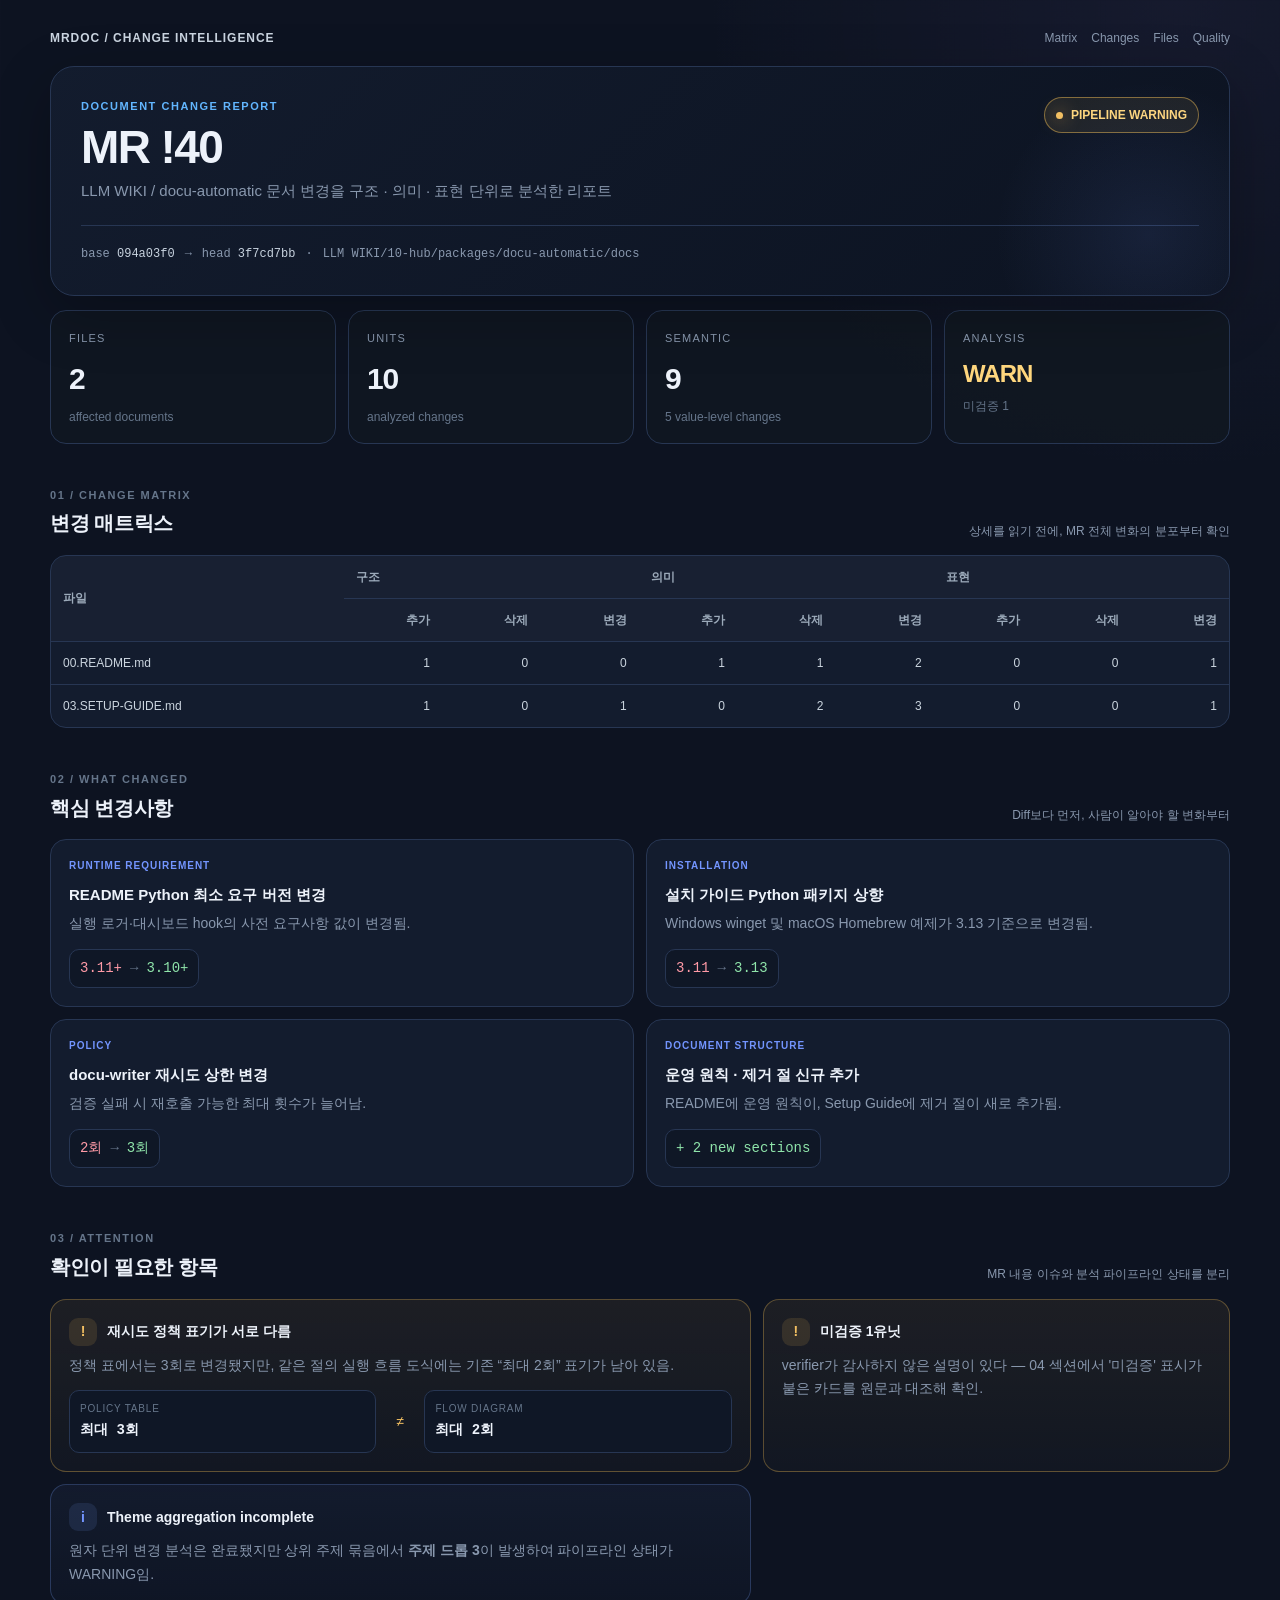
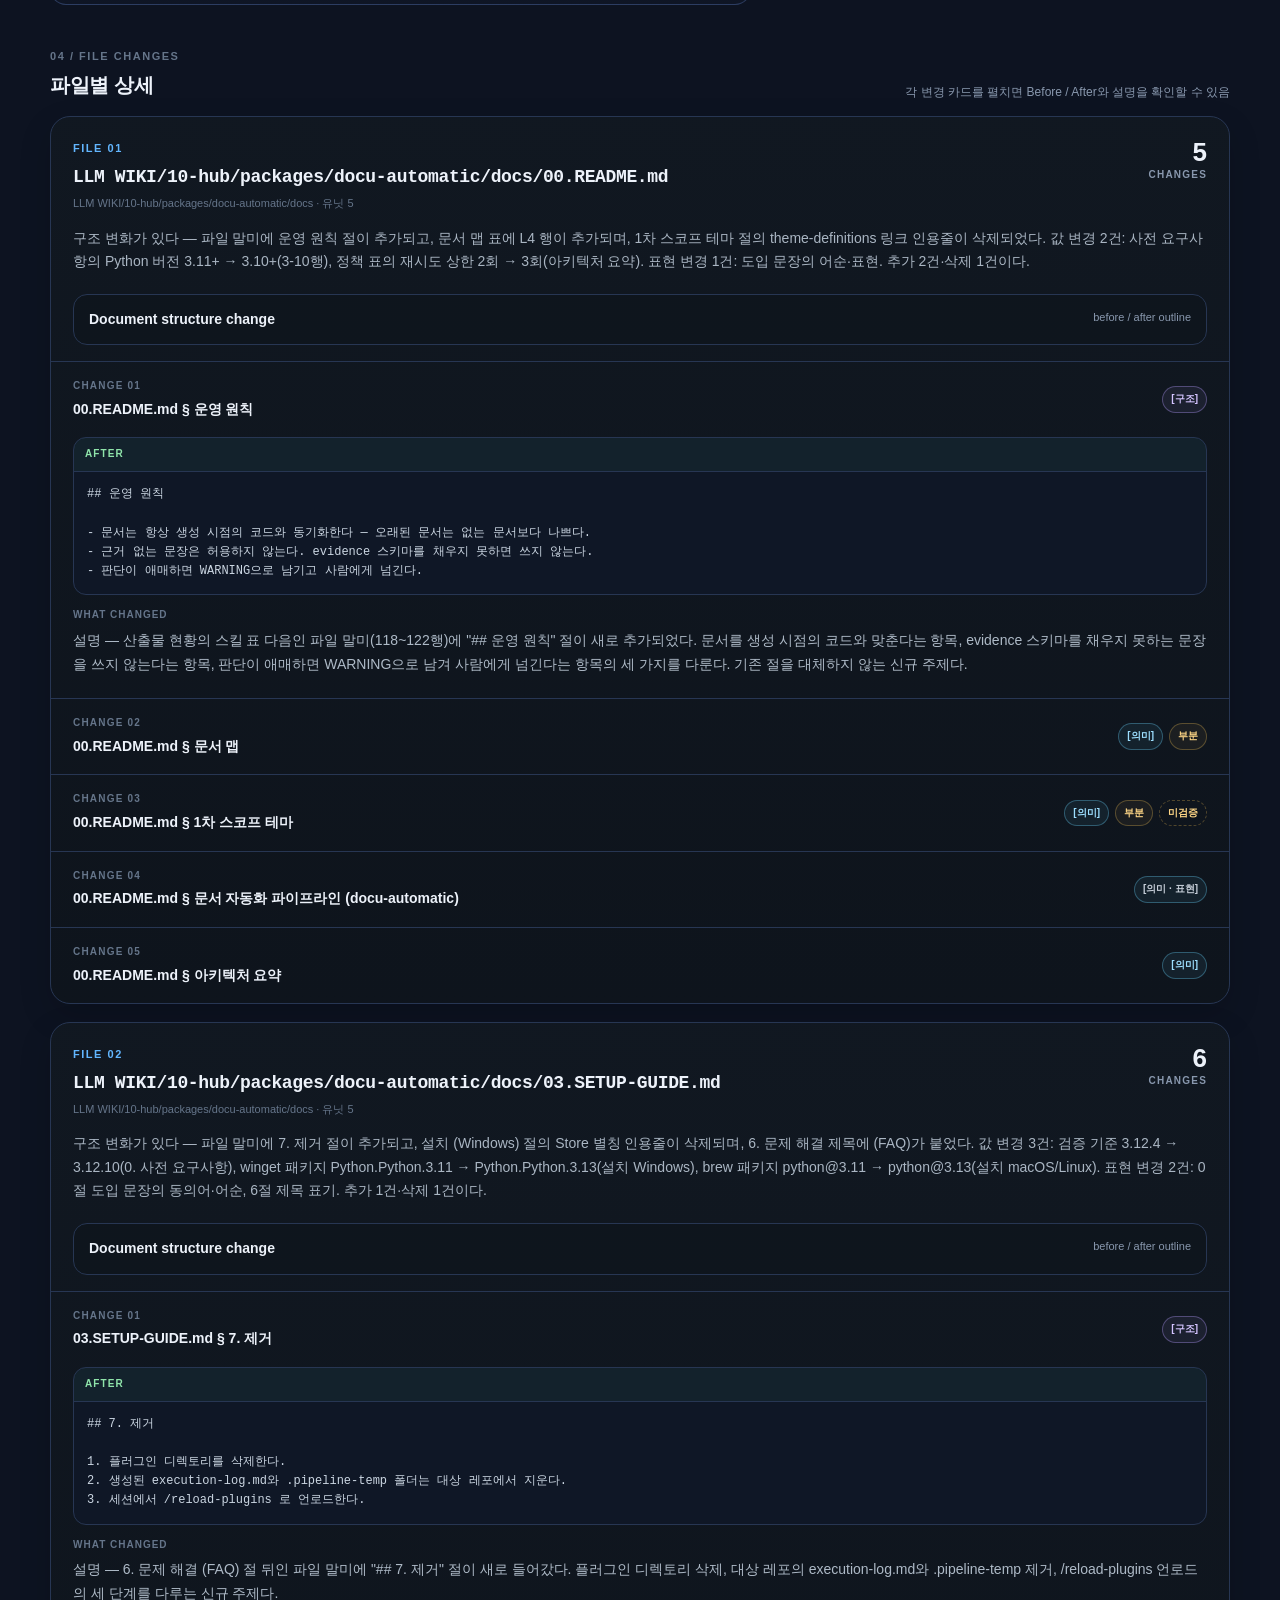
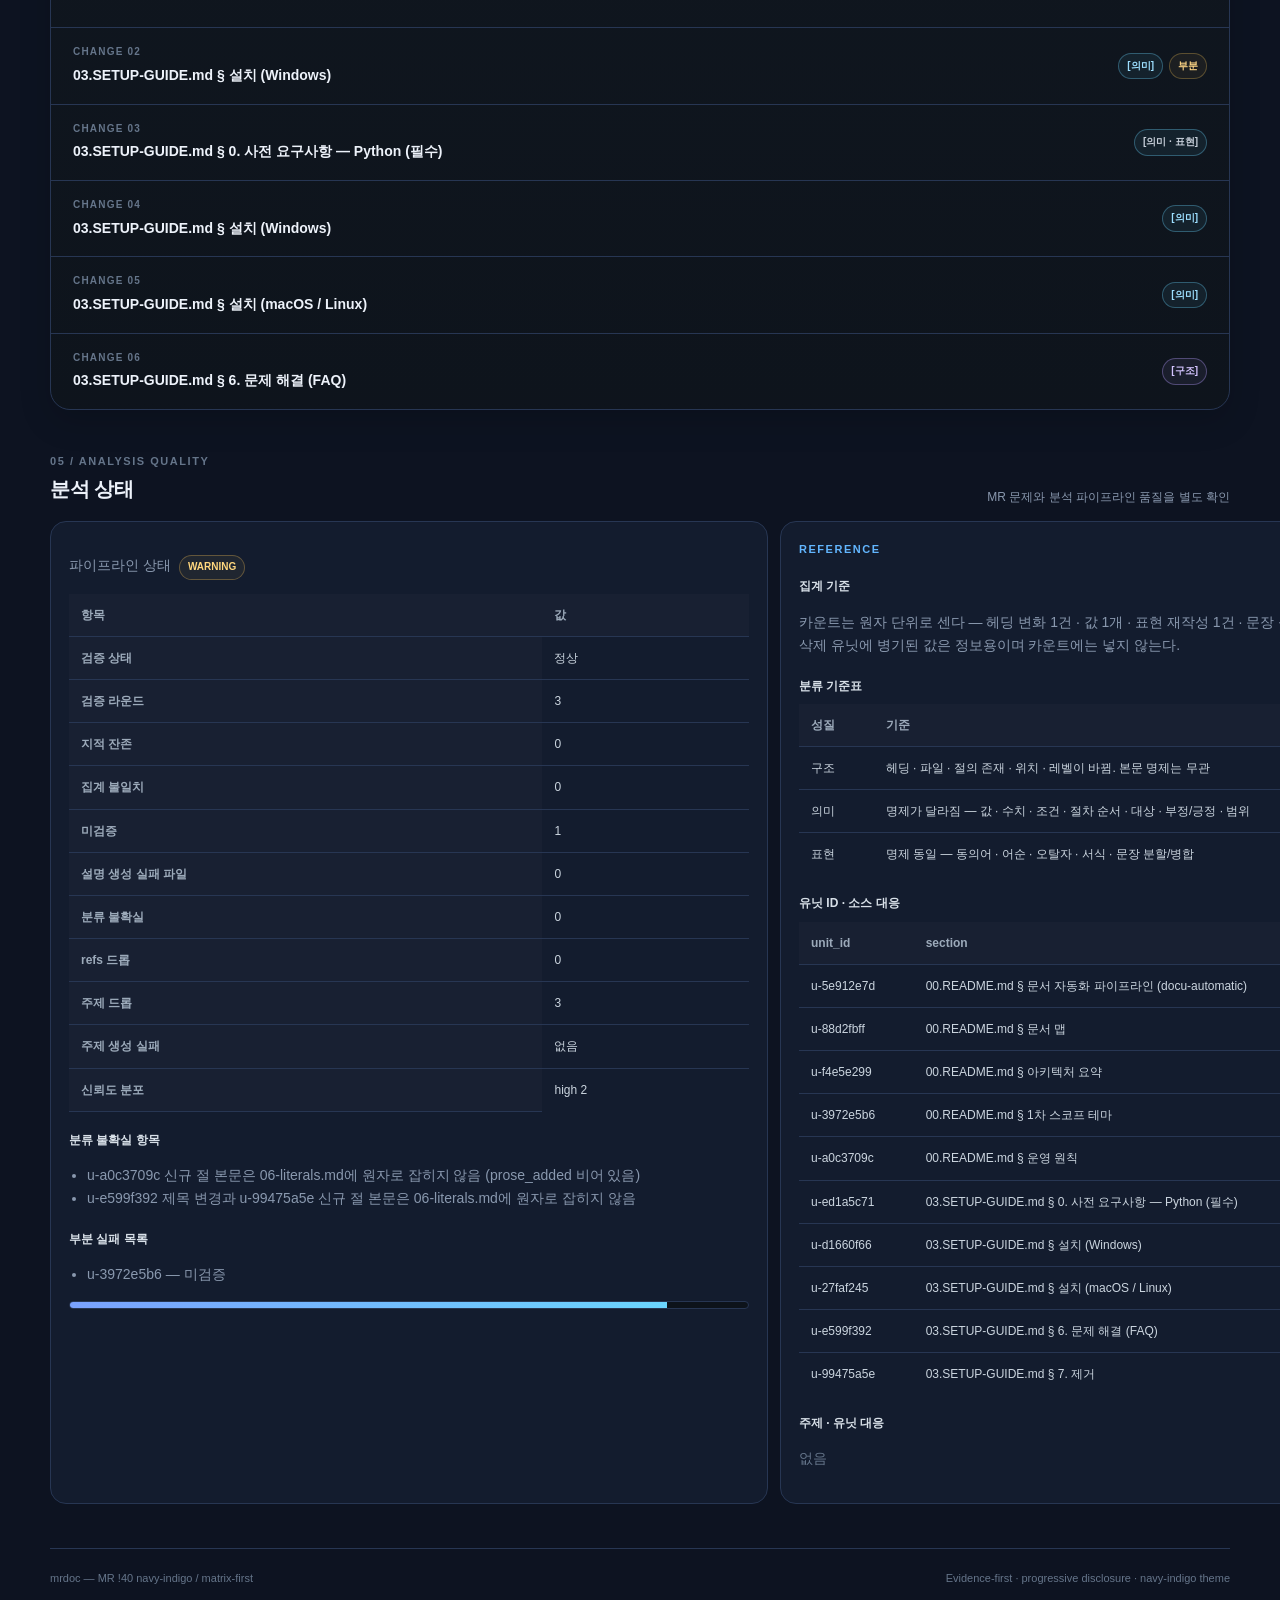
<file: docs/mrdoc-report-template.html>
<!DOCTYPE html>

<html lang="ko">
<head>
<meta charset="utf-8"/>
<meta content="width=device-width, initial-scale=1" name="viewport"/>
<title>MR !40 — Document Change Intelligence</title>
<style>
:root {
  color-scheme: dark;
  --bg: #0D1321;
  --panel: #131C2E;
  --panel-2: #182339;
  --panel-3: #0F1726;
  --border: #273653;
  --border-strong: #35496E;
  --text: #EDF2FA;
  --muted: #8998AE;
  --dim: #65758A;
  --cyan: #62B6FF;
  --blue: #7395FF;
  --violet: #A78BFA;
  --green: #61C995;
  --red: #F07E86;
  --amber: #F2BF62;
  --shadow: 0 18px 60px rgba(0,0,0,.24);
  --radius: 18px;
}
* { box-sizing: border-box; }
html { scroll-behavior: smooth; }
body {
  margin: 0;
  background:
    radial-gradient(circle at 10% -10%, rgba(98,182,255,.075), transparent 28rem),
    radial-gradient(circle at 92% 0%, rgba(167,139,250,.06), transparent 30rem),
    var(--bg);
  color: var(--text);
  font: 14px/1.68 Inter, Pretendard, -apple-system, BlinkMacSystemFont, "Segoe UI", "Malgun Gothic", sans-serif;
}
a { color: inherit; }
.page {
  width: min(1180px, calc(100% - 32px));
  margin: 0 auto;
  padding: 28px 0 72px;
}
.topbar {
  display:flex; justify-content:space-between; align-items:center;
  gap:16px; margin-bottom:18px; color:var(--muted); font-size:12px;
}
.brand { font-weight:800; letter-spacing:.08em; color:#cbd5e1; }
.toplinks { display:flex; gap:14px; flex-wrap:wrap; }
.toplinks a { text-decoration:none; color:var(--muted); }
.toplinks a:hover { color:var(--text); }

.hero {
  position:relative; overflow:hidden;
  border:1px solid var(--border);
  border-radius:24px;
  background:linear-gradient(135deg, rgba(19,28,46,.98), rgba(12,19,33,.99));
  padding:30px;
  box-shadow:var(--shadow);
}
.hero:after {
  content:"";
  position:absolute; inset:auto -80px -100px auto;
  width:320px; height:320px; border-radius:50%;
  background:radial-gradient(circle, rgba(115,149,255,.10), transparent 68%);
  pointer-events:none;
}
.hero-row { display:flex; justify-content:space-between; gap:24px; align-items:flex-start; }
.hero h1 { margin:7px 0 6px; font-size:clamp(28px,4vw,46px); line-height:1.08; letter-spacing:-.035em; }
.hero-sub { color:var(--muted); font-size:15px; max-width:760px; margin:0; }
.eyebrow { color:var(--cyan); font-weight:800; font-size:11px; letter-spacing:.14em; }
.status {
  display:inline-flex; align-items:center; gap:8px;
  border:1px solid rgba(255,200,87,.45);
  background:rgba(255,200,87,.08); color:#ffd77e;
  border-radius:999px; padding:7px 11px; font-weight:800; font-size:12px; white-space:nowrap;
}
.status i { width:7px; height:7px; border-radius:50%; background:var(--amber); box-shadow:0 0 18px var(--amber); }
.hashline {
  margin-top:22px; padding-top:18px; border-top:1px solid var(--border);
  display:flex; gap:10px; flex-wrap:wrap; color:var(--muted); font-family:ui-monospace, SFMono-Regular, Consolas, monospace;
  font-size:12px;
}
.hash { color:#c8d3df; }

.stats {
  display:grid; grid-template-columns:repeat(4, 1fr); gap:12px; margin:14px 0 34px;
}
.stat {
  background:rgba(17,24,33,.82); border:1px solid var(--border); border-radius:16px;
  padding:18px 18px 16px;
}
.stat .label { color:var(--muted); font-size:11px; text-transform:uppercase; letter-spacing:.11em; }
.stat .value { margin-top:7px; font-size:30px; font-weight:850; letter-spacing:-.04em; }
.stat .subv { color:var(--dim); font-size:12px; margin-top:2px; }

.section { margin-top:42px; }
.section-head {
  display:flex; justify-content:space-between; align-items:end; gap:18px; margin-bottom:14px;
}
.section-num { color:var(--dim); font-weight:800; font-size:11px; letter-spacing:.14em; }
.section h2 { margin:3px 0 0; font-size:20px; letter-spacing:-.02em; }
.section-note { color:var(--muted); font-size:12px; }

.key-grid { display:grid; grid-template-columns:repeat(2, 1fr); gap:12px; }
.key-card {
  position:relative; overflow:hidden;
  border:1px solid var(--border); background:var(--panel); border-radius:16px; padding:18px;
}
.key-card strong { display:block; font-size:15px; margin:7px 0 5px; }
.key-card p { margin:0; color:var(--muted); }
.k-tag { font-size:10px; letter-spacing:.1em; font-weight:850; color:var(--blue); }
.delta {
  display:inline-flex; align-items:center; gap:8px; margin-top:13px;
  font-family:ui-monospace, SFMono-Regular, Consolas, monospace;
  background:var(--panel-3); border:1px solid var(--border); border-radius:10px; padding:7px 10px;
}
.delta .old { color:#ff9aa6; }
.delta .new { color:#8fe4aa; }
.delta .arrow { color:var(--dim); }

.alert-grid { display:grid; grid-template-columns:1.2fr .8fr; gap:12px; }
.alert {
  border:1px solid rgba(255,200,87,.30);
  background:linear-gradient(180deg, rgba(255,200,87,.065), rgba(255,200,87,.025));
  border-radius:16px; padding:18px;
}
.alert.secondary {
  border-color:rgba(122,162,255,.25);
  background:linear-gradient(180deg, rgba(122,162,255,.055), rgba(122,162,255,.018));
}
.alert-top { display:flex; gap:10px; align-items:center; margin-bottom:8px; }
.alert-icon {
  display:grid; place-items:center; width:28px; height:28px; border-radius:9px;
  background:rgba(255,200,87,.12); color:var(--amber); font-weight:900;
}
.alert.secondary .alert-icon { background:rgba(122,162,255,.12); color:var(--blue); }
.alert h3 { margin:0; font-size:14px; }
.alert p { margin:0; color:var(--muted); }
.compare {
  margin-top:13px; display:grid; grid-template-columns:1fr 32px 1fr; align-items:center; gap:8px;
}
.compare > div { border:1px solid var(--border); border-radius:10px; padding:10px; background:var(--panel-3); }
.compare .c-label { display:block; color:var(--dim); font-size:10px; letter-spacing:.08em; }
.compare b { font-family:ui-monospace, SFMono-Regular, Consolas, monospace; }
.compare .mid { border:0; background:none; color:var(--amber); text-align:center; padding:0; }

.file-list { display:grid; gap:18px; }
.file-card {
  border:1px solid var(--border);
  background:linear-gradient(180deg, rgba(17,24,33,.96), rgba(14,20,28,.96));
  border-radius:20px; overflow:hidden; box-shadow:0 12px 32px rgba(0,0,0,.15);
}
.file-head {
  display:flex; justify-content:space-between; gap:16px; align-items:flex-start; padding:22px 22px 14px;
}
.file-head h3 { margin:4px 0 2px; font-size:18px; letter-spacing:-.02em; font-family:ui-monospace, SFMono-Regular, Consolas, monospace; }
.pathline { margin:0; color:var(--dim); font-size:11px; }
.file-count {
  min-width:82px; text-align:right; font-size:26px; line-height:1; font-weight:850;
}
.file-count span { display:block; margin-top:5px; color:var(--muted); font-size:10px; text-transform:uppercase; letter-spacing:.12em; }
.file-summary {
  margin:0; padding:0 22px 20px; color:#aab6c3;
}
.structure-card {
  margin:0 22px 16px; border:1px solid var(--border); border-radius:14px; background:rgba(15,21,29,.72);
}
.structure-card summary {
  cursor:pointer; list-style:none; display:flex; justify-content:space-between; gap:12px;
  padding:13px 15px; font-weight:750;
}
.structure-card summary::-webkit-details-marker { display:none; }
.structure-body { border-top:1px solid var(--border); padding:14px; }
.muted { color:var(--muted); font-weight:500; font-size:11px; }

.change-stack { border-top:1px solid var(--border); }
.change-card { border-bottom:1px solid var(--border); }
.change-card:last-child { border-bottom:0; }
.change-card > summary {
  cursor:pointer; list-style:none;
  display:flex; justify-content:space-between; gap:18px; align-items:center;
  padding:16px 22px;
  transition:background .18s ease;
}
.change-card > summary:hover { background:rgba(255,255,255,.018); }
.change-card > summary::-webkit-details-marker { display:none; }
.change-kicker { color:var(--dim); font-size:10px; letter-spacing:.12em; font-weight:800; }
.change-title { margin-top:3px; font-weight:760; }
.change-tags { display:flex; gap:6px; flex-wrap:wrap; justify-content:flex-end; }
.pill {
  display:inline-flex; align-items:center; padding:4px 8px; border-radius:999px;
  border:1px solid var(--border-strong); background:var(--panel-2); color:#c7d1dc;
  font-size:10px; font-weight:800;
}
.pill.tag-구조 { color:#d4c4ff; border-color:rgba(182,156,255,.35); background:rgba(182,156,255,.075); }
.pill.tag-의미, .pill[class*="의미"] { color:#9ddfff; border-color:rgba(107,213,255,.32); background:rgba(107,213,255,.07); }
.pill.tag-표현, .pill[class*="표현"] { color:#c6ced8; }
.pill.tag-부분 { color:#ffd786; border-color:rgba(255,200,87,.28); background:rgba(255,200,87,.055); }
.pill.tag-audit-flag { color:#ffb1b7; border-color:rgba(240,126,134,.42); background:rgba(240,126,134,.085); }
.pill.tag-audit-none { color:#ffd786; border-color:rgba(255,200,87,.28); background:transparent; border-style:dashed; }
.file-summary .pill { margin-left:6px; vertical-align:middle; }

.change-body { padding:0 22px 22px; }
.diff-grid { display:grid; grid-template-columns:1fr 1fr; gap:10px; }
.diff-grid.single { grid-template-columns:1fr; }
.diff-pane {
  min-width:0; border:1px solid var(--border); border-radius:13px; overflow:hidden; background:var(--panel-3);
}
.diff-label {
  padding:8px 11px; font-size:10px; font-weight:900; letter-spacing:.11em; border-bottom:1px solid var(--border);
}
.before-pane .diff-label { color:#ff9ba7; background:rgba(255,123,139,.055); }
.after-pane .diff-label { color:#8fe4aa; background:rgba(100,217,139,.055); }
pre {
  margin:0; padding:13px; overflow:auto; white-space:pre-wrap; overflow-wrap:anywhere;
  color:#cbd6e2; font:12px/1.6 ui-monospace, SFMono-Regular, Consolas, monospace;
}
.value-box {
  margin-top:10px; border:1px solid var(--border); border-radius:12px; padding:11px 13px; background:rgba(122,162,255,.035);
}
.value-label { color:var(--blue); font-size:10px; letter-spacing:.1em; font-weight:900; text-transform:uppercase; }
.value-box ul { margin:6px 0 0 18px; padding:0; color:#b9c5d2; }
.explain { margin-top:12px; }
.explain-label { color:var(--dim); font-size:10px; letter-spacing:.1em; font-weight:900; }
.explain p { margin:5px 0 0; color:#aebac7; }
.explain p.audit-note { color:#ffb1b7; }

.trees { display:grid; grid-template-columns:1fr 1fr; gap:12px; }
.trees h5 { margin:0 0 8px; color:var(--muted); font-size:10px; letter-spacing:.11em; text-transform:uppercase; }
.tree { list-style:none; margin:0; padding:10px 12px; border:1px solid var(--border); border-radius:11px; background:var(--panel-3); font:11px/1.7 ui-monospace, SFMono-Regular, Consolas, monospace; }
.tree li { color:#b9c4cf; }
.d2 { padding-left:12px; } .d3 { padding-left:24px; } .d4 { padding-left:36px; }
.notes { margin:12px 0 0; padding-left:18px; color:var(--muted); }

.data-card {
  border:1px solid var(--border); background:var(--panel); border-radius:16px; overflow:hidden;
}
.wrap { overflow:auto; }
table { border-collapse:collapse; width:100%; min-width:680px; font-size:12px; }
th, td { border-bottom:1px solid var(--border); padding:11px 12px; text-align:left; }
th { color:#9caaba; background:rgba(255,255,255,.018); font-weight:750; }
td { color:#cbd5df; }
tr:last-child td { border-bottom:0; }
td.n, th.n { text-align:right; font-variant-numeric:tabular-nums; }

.analysis-wrap {
  display:grid; grid-template-columns:1.15fr .85fr; gap:12px;
}
.analysis-panel, .appendix-panel {
  border:1px solid var(--border); background:var(--panel); border-radius:16px; padding:18px;
}
.analysis-panel .badge {
  display:inline-flex; border:1px solid rgba(255,200,87,.3); color:#ffd77e;
  background:rgba(255,200,87,.06); border-radius:999px; padding:3px 8px; margin-left:8px; font-size:10px; font-weight:850;
}
.analysis-panel h4, .appendix-panel h4 { margin:18px 0 8px; font-size:12px; color:#d8e0e8; }
.analysis-panel h4:first-child, .appendix-panel h4:first-child { margin-top:0; }
.analysis-panel p, .analysis-panel li, .appendix-panel p, .appendix-panel li { color:var(--muted); }
.plain { padding-left:18px; }
.none { color:var(--dim) !important; }
.trustbar {
  margin-top:14px; height:8px; background:#0d131b; border:1px solid var(--border);
  border-radius:999px; overflow:hidden;
}
.trustbar > span { display:block; width:88%; height:100%; background:linear-gradient(90deg, #7aa2ff, #6bd5ff); }

footer {
  margin-top:44px; padding-top:20px; border-top:1px solid var(--border); color:var(--dim);
  display:flex; justify-content:space-between; gap:16px; flex-wrap:wrap; font-size:11px;
}

@media (max-width: 820px) {
  .stats, .key-grid, .alert-grid, .analysis-wrap { grid-template-columns:1fr 1fr; }
  .diff-grid, .trees { grid-template-columns:1fr; }
  .hero-row { flex-direction:column; }
}
@media (max-width: 560px) {
  .page { width:min(100% - 20px, 1180px); padding-top:10px; }
  .hero { padding:22px; border-radius:18px; }
  .stats, .key-grid, .alert-grid, .analysis-wrap { grid-template-columns:1fr; }
  .change-card > summary, .file-head { flex-direction:column; align-items:flex-start; }
  .change-tags { justify-content:flex-start; }
  .file-count { text-align:left; }
}
</style>
</head>
<body>
<main class="page">
<div class="topbar">
<div class="brand">MRDOC / CHANGE INTELLIGENCE</div>
<nav class="toplinks"><a href="#matrix">Matrix</a><a href="#changes">Changes</a><a href="#files">Files</a><a href="#quality">Quality</a></nav>
</div>
<section class="hero">
<div class="hero-row">
<div>
<div class="eyebrow">DOCUMENT CHANGE REPORT</div>
<h1>MR !40</h1>
<p class="hero-sub">LLM WIKI / docu-automatic 문서 변경을 구조 · 의미 · 표현 단위로 분석한 리포트</p>
</div>
<div class="status"><i></i> PIPELINE WARNING</div>
</div>
<div class="hashline">
<span>base <span class="hash">094a03f0</span></span>
<span>→</span>
<span>head <span class="hash">3f7cd7bb</span></span>
<span>·</span>
<span>LLM WIKI/10-hub/packages/docu-automatic/docs</span>
</div>
</section>
<section aria-label="MR summary" class="stats">
<div class="stat"><div class="label">Files</div><div class="value">2</div><div class="subv">affected documents</div></div>
<div class="stat"><div class="label">Units</div><div class="value">10</div><div class="subv">analyzed changes</div></div>
<div class="stat"><div class="label">Semantic</div><div class="value">9</div><div class="subv">5 value-level changes</div></div>
<div class="stat"><div class="label">Analysis</div><div class="value" style="font-size:24px;color:#ffd77e">WARN</div><div class="subv">미검증 1</div></div>
</section><section class="section" id="matrix">
<div class="section-head">
<div><div class="section-num">01 / CHANGE MATRIX</div><h2>변경 매트릭스</h2></div>
<div class="section-note">상세를 읽기 전에, MR 전체 변화의 분포부터 확인</div>
</div>
<div class="data-card"><div class="wrap"><table><thead><tr><th rowspan="2">파일</th><th colspan="3">구조</th><th colspan="3">의미</th><th colspan="3">표현</th></tr><tr><th class="n">추가</th><th class="n">삭제</th><th class="n">변경</th><th class="n">추가</th><th class="n">삭제</th><th class="n">변경</th><th class="n">추가</th><th class="n">삭제</th><th class="n">변경</th></tr></thead><tbody><tr><td title="LLM WIKI/10-hub/packages/docu-automatic/docs/00.README.md">00.README.md</td><td class="n">1</td><td class="n">0</td><td class="n">0</td><td class="n">1</td><td class="n">1</td><td class="n">2</td><td class="n">0</td><td class="n">0</td><td class="n">1</td></tr><tr><td title="LLM WIKI/10-hub/packages/docu-automatic/docs/03.SETUP-GUIDE.md">03.SETUP-GUIDE.md</td><td class="n">1</td><td class="n">0</td><td class="n">1</td><td class="n">0</td><td class="n">2</td><td class="n">3</td><td class="n">0</td><td class="n">0</td><td class="n">1</td></tr></tbody></table></div></div>
</section><section class="section" id="changes">
<div class="section-head">
<div><div class="section-num">02 / WHAT CHANGED</div><h2>핵심 변경사항</h2></div>
<div class="section-note">Diff보다 먼저, 사람이 알아야 할 변화부터</div>
</div>
<div class="key-grid">
<div class="key-card"><div class="k-tag">RUNTIME REQUIREMENT</div><strong>README Python 최소 요구 버전 변경</strong><p>실행 로거·대시보드 hook의 사전 요구사항 값이 변경됨.</p><div class="delta"><span class="old">3.11+</span><span class="arrow">→</span><span class="new">3.10+</span></div></div>
<div class="key-card"><div class="k-tag">INSTALLATION</div><strong>설치 가이드 Python 패키지 상향</strong><p>Windows winget 및 macOS Homebrew 예제가 3.13 기준으로 변경됨.</p><div class="delta"><span class="old">3.11</span><span class="arrow">→</span><span class="new">3.13</span></div></div>
<div class="key-card"><div class="k-tag">POLICY</div><strong>docu-writer 재시도 상한 변경</strong><p>검증 실패 시 재호출 가능한 최대 횟수가 늘어남.</p><div class="delta"><span class="old">2회</span><span class="arrow">→</span><span class="new">3회</span></div></div>
<div class="key-card"><div class="k-tag">DOCUMENT STRUCTURE</div><strong>운영 원칙 · 제거 절 신규 추가</strong><p>README에 운영 원칙이, Setup Guide에 제거 절이 새로 추가됨.</p><div class="delta"><span class="new">+ 2 new sections</span></div></div>
</div>
</section><section class="section">
<div class="section-head">
<div><div class="section-num">03 / ATTENTION</div><h2>확인이 필요한 항목</h2></div>
<div class="section-note">MR 내용 이슈와 분석 파이프라인 상태를 분리</div>
</div>
<div class="alert-grid">
<div class="alert">
<div class="alert-top"><div class="alert-icon">!</div><h3>재시도 정책 표기가 서로 다름</h3></div>
<p>정책 표에서는 3회로 변경됐지만, 같은 절의 실행 흐름 도식에는 기존 “최대 2회” 표기가 남아 있음.</p>
<div class="compare">
<div><span class="c-label">POLICY TABLE</span><b>최대 3회</b></div>
<div class="mid">≠</div>
<div><span class="c-label">FLOW DIAGRAM</span><b>최대 2회</b></div>
</div>
</div>
<div class="alert">
<div class="alert-top"><div class="alert-icon">!</div><h3>미검증 1유닛</h3></div>
<p>verifier가 감사하지 않은 설명이 있다 — 04 섹션에서 '미검증' 표시가 붙은 카드를 원문과 대조해 확인.</p>
</div>
<div class="alert secondary">
<div class="alert-top"><div class="alert-icon">i</div><h3>Theme aggregation incomplete</h3></div>
<p>원자 단위 변경 분석은 완료됐지만 상위 주제 묶음에서 <b>주제 드롭 3</b>이 발생하여 파이프라인 상태가 WARNING임.</p>
</div>
</div>
</section><section class="section" id="files">
<div class="section-head">
<div><div class="section-num">04 / FILE CHANGES</div><h2>파일별 상세</h2></div>
<div class="section-note">각 변경 카드를 펼치면 Before / After와 설명을 확인할 수 있음</div>
</div>
<div class="file-list">
<article class="file-card" id="file-1">
<header class="file-head">
<div>
<div class="eyebrow">FILE 01</div>
<h3>LLM WIKI/10-hub/packages/docu-automatic/docs/00.README.md</h3>
<p class="pathline">LLM WIKI/10-hub/packages/docu-automatic/docs · 유닛 5</p>
</div>
<div class="file-count">5<span>changes</span></div>
</header>
<p class="file-summary">구조 변화가 있다 — 파일 말미에 운영 원칙 절이 추가되고, 문서 맵 표에 L4 행이 추가되며, 1차 스코프 테마 절의 theme-definitions 링크 인용줄이 삭제되었다. 값 변경 2건: 사전 요구사항의 Python 버전 3.11+ → 3.10+(3-10행), 정책 표의 재시도 상한 2회 → 3회(아키텍처 요약). 표현 변경 1건: 도입 문장의 어순·표현. 추가 2건·삭제 1건이다.</p>
<details class="structure-card">
<summary>
<span>Document structure change</span>
<span class="muted">before / after outline</span>
</summary>
<div class="structure-body"><div class="trees"><div><h5>before</h5><ul class="tree"><li class="d1">문서 자동화 파이프라인 (docu-automatic)</li><li class="d2">전체 흐름</li><li class="d2">문서 맵</li><li class="d2">아키텍처 요약</li><li class="d2">1차 스코프 테마</li><li class="d2">산출물 현황</li><li class="d3">오케스트레이터 (scripts/)</li><li class="d3">에이전트 (agents/)</li><li class="d3">스킬 (skills/)</li></ul></div><div><h5>after</h5><ul class="tree"><li class="d1">문서 자동화 파이프라인 (docu-automatic)</li><li class="d2">전체 흐름</li><li class="d2">문서 맵</li><li class="d2">아키텍처 요약</li><li class="d2">1차 스코프 테마</li><li class="d2">산출물 현황</li><li class="d3">오케스트레이터 (scripts/)</li><li class="d3">에이전트 (agents/)</li><li class="d3">스킬 (skills/)</li><li class="d2">운영 원칙</li></ul></div></div><ul class="notes"><li>§운영 원칙 절이 §산출물 현황 뒤에 추가되었다</li></ul></div>
</details>
<div class="change-stack">
<details class="change-card" open="">
<summary>
<div class="change-summary-main">
<div class="change-kicker">CHANGE 01</div>
<div class="change-title">00.README.md § 운영 원칙</div>
</div>
<div class="change-tags"><span class="pill tag-구조">[구조]</span></div>
</summary>
<div class="change-body">
<div class="diff-grid single">
<div class="diff-pane after-pane">
<div class="diff-label">AFTER</div>
<pre>## 운영 원칙

- 문서는 항상 생성 시점의 코드와 동기화한다 — 오래된 문서는 없는 문서보다 나쁘다.
- 근거 없는 문장은 허용하지 않는다. evidence 스키마를 채우지 못하면 쓰지 않는다.
- 판단이 애매하면 WARNING으로 남기고 사람에게 넘긴다.</pre>
</div></div>
<div class="explain"><div class="explain-label">WHAT CHANGED</div><p>설명 — 산출물 현황의 스킬 표 다음인 파일 말미(118~122행)에 "## 운영 원칙" 절이 새로 추가되었다. 문서를 생성 시점의 코드와 맞춘다는 항목, evidence 스키마를 채우지 못하는 문장을 쓰지 않는다는 항목, 판단이 애매하면 WARNING으로 남겨 사람에게 넘긴다는 항목의 세 가지를 다룬다. 기존 절을 대체하지 않는 신규 주제다.</p></div>
</div>
</details>
<details class="change-card">
<summary>
<div class="change-summary-main">
<div class="change-kicker">CHANGE 02</div>
<div class="change-title">00.README.md § 문서 맵</div>
</div>
<div class="change-tags"><span class="pill tag-의미">[의미]</span><span class="pill tag-부분">부분</span></div>
</summary>
<div class="change-body">
<div class="diff-grid single">
<div class="diff-pane after-pane">
<div class="diff-label">AFTER</div>
<pre>| L0 | **00.README.md** (현재) | 엔트리포인트 — 30초 파악 |
| L1 | [설계 결정사항](01.설계-결정사항.md) | WHY + WHAT — 설계 결정과 근거 |
| L2 | [아키텍처](02.아키텍처.md) | HOW (상세) — 에이전트/스킬 구현 |
| L3 | [셋업 가이드](03.SETUP-GUIDE.md) | HOW (실행) — 플러그인 설치/운영 |
| L4 | [reports/](../reports/) | 벤치마크·감사 기록 (참고) |</pre>
</div></div>
<div class="value-box"><div class="value-label">Detected values</div><ul><li>추가된 값: ../reports/</li></ul></div>
<div class="explain"><div class="explain-label">WHAT CHANGED</div><p>설명 — 문서 맵 표의 L3 셋업 가이드 행 다음에 L4 행이 추가되었다. 새 행은 [reports/](../reports/) 링크와 "벤치마크·감사 기록 (참고)" 설명을 담고 있다. 기존 L0~L3 행은 그대로다.</p></div>
</div>
</details>
<details class="change-card">
<summary>
<div class="change-summary-main">
<div class="change-kicker">CHANGE 03</div>
<div class="change-title">00.README.md § 1차 스코프 테마</div>
</div>
<!-- audit pill: verifier가 판정하지 않은 설명은 '미검증'. 재시도를 소진한 지적은
     <span class="pill tag-audit-flag">검증 지적 · 빠뜨림</span> 으로 바뀌고, 카드가
     열린 채로 설명 아래에 <p class="audit-note">검증 근거 — …</p> 한 줄이 붙는다. -->
<div class="change-tags"><span class="pill tag-의미">[의미]</span><span class="pill tag-부분">부분</span><span class="pill tag-audit-none">미검증</span></div>
</summary>
<div class="change-body">
<div class="diff-grid single">
<div class="diff-pane before-pane">
<div class="diff-label">BEFORE</div>
<pre>## 1차 스코프 테마

| 테마 ID | 테마명 | 출력 경로 |
…
| getting-started/requirements | 시스템 요구사항 | `docs/getting-started/requirements.md` |
| architecture/overview | 제품 아키텍처 | `docs/architecture/overview.md` |
| architecture/component-diagram | 컴포넌트 다이어그램 | `docs/architecture/component-diagram.md` |

&gt; 테마 정의 상세: [theme-definitions/SKILL.md](../skills/theme-definitions/SKILL.md)</pre>
</div></div>
<div class="value-box"><div class="value-label">Detected values</div><ul><li>삭제된 값: ../skills/theme-definitions/SKILL.md</li></ul></div>
<div class="explain"><div class="explain-label">WHAT CHANGED</div><p>설명 — 1차 스코프 테마 표 아래에 있던 "테마 정의 상세: theme-definitions/SKILL.md" 인용 링크줄이 삭제되었다. 표의 테마 행 4개는 그대로이고, 대체하는 링크나 문구가 없는 순삭제다.</p></div>
</div>
</details>
<details class="change-card">
<summary>
<div class="change-summary-main">
<div class="change-kicker">CHANGE 04</div>
<div class="change-title">00.README.md § 문서 자동화 파이프라인 (docu-automatic)</div>
</div>
<div class="change-tags"><span class="pill tag-의미-표현">[의미 · 표현]</span></div>
</summary>
<div class="change-body">
<div class="diff-grid">
<div class="diff-pane before-pane">
<div class="diff-label">BEFORE</div>
<pre># 문서 자동화 파이프라인 (docu-automatic)

팀 내 제품 레포의 git push 시 AI가 기술 문서(.md)를 자동 생성하는 파이프라인. 대상 언어: C++, C#, JavaScript, Python.

&gt; **범위**: docu-automatic은 **.md 문서 생성까지**만 담당한다. 생성된 문서의 사이트 빌드/배포는 **별도 파이프라인**으로 구축한다 ([설계 결정사항](01.설계-결정사항.md) 미결 사항 참조).

&gt; **사전 요구사항**: 실행 로거·대시보드 hook이 **Python 3.11+**를 필요로 한다(PATH에 없으면 로그·대시보드 미생성). 설치는 [셋업 가이드 §0](03.SETUP-GUIDE.md)를 참조.</pre>
</div>
<div class="diff-pane after-pane">
<div class="diff-label">AFTER</div>
<pre># 문서 자동화 파이프라인 (docu-automatic)

팀 내 제품 레포에 git push가 일어나면 AI가 기술 문서(.md)를 자동으로 생성하는 파이프라인. 대상 언어: C++, C#, JavaScript, Python.

&gt; **범위**: docu-automatic은 **.md 문서 생성까지**만 담당한다. 생성된 문서의 사이트 빌드/배포는 **별도 파이프라인**으로 구축한다 ([설계 결정사항](01.설계-결정사항.md) 미결 사항 참조).

&gt; **사전 요구사항**: 실행 로거·대시보드 hook이 **Python 3.10+**를 필요로 한다(PATH에 없으면 로그·대시보드 미생성). 설치는 [셋업 가이드 §0](03.SETUP-GUIDE.md)를 참조.</pre>
</div></div>
<div class="value-box"><div class="value-label">Detected values</div><ul><li>version 3.11+ → 3.10+</li><li>표현 재작성: 팀 내 제품 레포의 git push 시 AI가 기술 문서(.md)를 자동 생성하는 파이프라인. 대상 언어: C++, C#, JavaScript, Python. → 팀 내 제품 레포에 git push가 일어나면 AI가 기술 문서(.md)를 자동으로 생성하는 파이프라인. 대상 언어: C++, C#, JavaScript, Python.</li></ul></div>
<div class="explain"><div class="explain-label">WHAT CHANGED</div><p>설명 — 도입 문장이 "레포의 git push 시 AI가 기술 문서를 자동 생성"에서 "레포에 git push가 일어나면 AI가 기술 문서를 자동으로 생성"으로 어순과 표현이 바뀌었다. 사전 요구사항 인용줄의 Python 요구 버전이 3.11+ → 3.10+로 바뀌었다. 범위 인용줄과 대상 언어 목록은 그대로다.</p></div>
</div>
</details>
<details class="change-card">
<summary>
<div class="change-summary-main">
<div class="change-kicker">CHANGE 05</div>
<div class="change-title">00.README.md § 아키텍처 요약</div>
</div>
<div class="change-tags"><span class="pill tag-의미">[의미]</span></div>
</summary>
<div class="change-body">
<div class="diff-grid">
<div class="diff-pane before-pane">
<div class="diff-label">BEFORE</div>
<pre>## 아키텍처 요약

&gt; 상세: [아키텍처](02.아키텍처.md) · 설계 근거: [설계 결정사항](01.설계-결정사항.md)
…
| 반박 검증 | critic은 "성공 확인"이 아니라 "실패 탐색". finding은 스키마(file/line/evidence)를 채워야 성립, **빈 배열이 정답** |
| 타이브레이크 | 1:1 대립 시 judge가 finding별로 반박 시도 — **블라인드** (대립 사실·critic 결과를 모름). 기준은 "몇 명이 찬성했나"가 아니라 **"반박이 실패했나"** |
| 모델 정책 | **슬롯 + 프로파일 매핑** — 슬롯 고정(surveyor=frontier, writer·criticB=heavy, merge·criticA=mid, scout=light, judge=diverse), 실제 모델은 메인이 실행 시점에 매핑 |
| Full Reset | 매 단계마다 새 에이전트 생성 (`agent()` 새 호출 = 새 세션, resume 금지) |
| 재시도 | 검증 실패 시 docu-writer 재호출 최대 2회, 초과 시 `auto_generated_warning` 태그 |</pre>
</div>
<div class="diff-pane after-pane">
<div class="diff-label">AFTER</div>
<pre>## 아키텍처 요약

&gt; 상세: [아키텍처](02.아키텍처.md) · 설계 근거: [설계 결정사항](01.설계-결정사항.md)
…
| 반박 검증 | critic은 "성공 확인"이 아니라 "실패 탐색". finding은 스키마(file/line/evidence)를 채워야 성립, **빈 배열이 정답** |
| 타이브레이크 | 1:1 대립 시 judge가 finding별로 반박 시도 — **블라인드** (대립 사실·critic 결과를 모름). 기준은 "몇 명이 찬성했나"가 아니라 **"반박이 실패했나"** |
| 모델 정책 | **슬롯 + 프로파일 매핑** — 슬롯 고정(surveyor=frontier, writer·criticB=heavy, merge·criticA=mid, scout=light, judge=diverse), 실제 모델은 메인이 실행 시점에 매핑 |
| Full Reset | 매 단계마다 새 에이전트 생성 (`agent()` 새 호출 = 새 세션, resume 금지) |
| 재시도 | 검증 실패 시 docu-writer 재호출 최대 3회, 초과 시 `auto_generated_warning` 태그 |</pre>
</div></div>
<div class="value-box"><div class="value-label">Detected values</div><ul><li>회 2 → 3</li></ul></div>
<div class="explain"><div class="explain-label">WHAT CHANGED</div><p>설명 — 아키텍처 요약의 정책 표에서 재시도 행의 docu-writer 재호출 상한이 최대 2회 → 최대 3회로 바뀌었다. 같은 절 실행 흐름 도식의 "FAIL 재시도 (최대 2회)" 표기는 그대로 남아 있다. 나머지 정책 행과 도식은 변화가 없다.</p></div>
</div>
</details>
</div>
</article>
<article class="file-card" id="file-2">
<header class="file-head">
<div>
<div class="eyebrow">FILE 02</div>
<h3>LLM WIKI/10-hub/packages/docu-automatic/docs/03.SETUP-GUIDE.md</h3>
<p class="pathline">LLM WIKI/10-hub/packages/docu-automatic/docs · 유닛 5</p>
</div>
<div class="file-count">6<span>changes</span></div>
</header>
<p class="file-summary">구조 변화가 있다 — 파일 말미에 7. 제거 절이 추가되고, 설치 (Windows) 절의 Store 별칭 인용줄이 삭제되며, 6. 문제 해결 제목에 (FAQ)가 붙었다. 값 변경 3건: 검증 기준 3.12.4 → 3.12.10(0. 사전 요구사항), winget 패키지 Python.Python.3.11 → Python.Python.3.13(설치 Windows), brew 패키지 python@3.11 → python@3.13(설치 macOS/Linux). 표현 변경 2건: 0절 도입 문장의 동의어·어순, 6절 제목 표기. 추가 1건·삭제 1건이다.</p>
<details class="structure-card">
<summary>
<span>Document structure change</span>
<span class="muted">before / after outline</span>
</summary>
<div class="structure-body"><div class="trees"><div><h5>before</h5><ul class="tree"><li class="d1">셋업 가이드</li><li class="d2">0. 사전 요구사항 — Python (필수)</li><li class="d3">설치 (Windows)</li><li class="d3">설치 (macOS / Linux)</li><li class="d2">1. 구성요소</li><li class="d2">2. 실행</li><li class="d2">3. 설치·검증</li><li class="d2">4. 새 테마 추가</li><li class="d2">5. 파일 구조</li><li class="d2">6. 문제 해결</li></ul></div><div><h5>after</h5><ul class="tree"><li class="d1">셋업 가이드</li><li class="d2">0. 사전 요구사항 — Python (필수)</li><li class="d3">설치 (Windows)</li><li class="d3">설치 (macOS / Linux)</li><li class="d2">1. 구성요소</li><li class="d2">2. 실행</li><li class="d2">3. 설치·검증</li><li class="d2">4. 새 테마 추가</li><li class="d2">5. 파일 구조</li><li class="d2">6. 문제 해결 (FAQ)</li><li class="d2">7. 제거</li></ul></div></div><ul class="notes"><li>§6. 문제 해결 가 §6. 문제 해결 (FAQ) 로 개명되었다</li><li>§7. 제거 절이 §6. 문제 해결 (FAQ) 뒤에 추가되었다</li></ul></div>
</details>
<div class="change-stack">
<details class="change-card" open="">
<summary>
<div class="change-summary-main">
<div class="change-kicker">CHANGE 01</div>
<div class="change-title">03.SETUP-GUIDE.md § 7. 제거</div>
</div>
<div class="change-tags"><span class="pill tag-구조">[구조]</span></div>
</summary>
<div class="change-body">
<div class="diff-grid single">
<div class="diff-pane after-pane">
<div class="diff-label">AFTER</div>
<pre>## 7. 제거

1. 플러그인 디렉토리를 삭제한다.
2. 생성된 execution-log.md와 .pipeline-temp 폴더는 대상 레포에서 지운다.
3. 세션에서 /reload-plugins 로 언로드한다.</pre>
</div></div>
<div class="explain"><div class="explain-label">WHAT CHANGED</div><p>설명 — 6. 문제 해결 (FAQ) 절 뒤인 파일 말미에 "## 7. 제거" 절이 새로 들어갔다. 플러그인 디렉토리 삭제, 대상 레포의 execution-log.md와 .pipeline-temp 제거, /reload-plugins 언로드의 세 단계를 다루는 신규 주제다.</p></div>
</div>
</details>
<details class="change-card">
<summary>
<div class="change-summary-main">
<div class="change-kicker">CHANGE 02</div>
<div class="change-title">03.SETUP-GUIDE.md § 설치 (Windows)</div>
</div>
<div class="change-tags"><span class="pill tag-의미">[의미]</span><span class="pill tag-부분">부분</span></div>
</summary>
<div class="change-body">
<div class="diff-grid single">
<div class="diff-pane before-pane">
<div class="diff-label">BEFORE</div>
<pre>### 설치 (Windows)

Windows에서 `python`이 **Microsoft Store 별칭 리다이렉터**(`WindowsApps\python.exe`)에 걸려 "Python was not found"가 뜨는 경우가 많다. 실제 Python을 설치해 PATH에 올린다:

```powershell
# winget (권장)
winget install --id Python.Python.3.11 -e

# 설치 후 새 터미널에서 확인 (py 런처가 가장 신뢰도 높음)
py --version
python --version
```

&gt; **Store 별칭 끄기(선택)**: 설정 → 앱 → 고급 앱 설정 → 앱 실행 별칭에서 `python.exe` / `python3.exe`를 끄면 리다이렉터가 실제 Python을 가리지 않는다.</pre>
</div></div>
<div class="value-box"><div class="value-label">Detected values</div><ul><li>삭제된 값: python.exe, python3.exe</li></ul></div>
<div class="explain"><div class="explain-label">WHAT CHANGED</div><p>설명 — winget 설치 명령의 패키지가 Python.Python.3.11 → Python.Python.3.13으로 바뀌었다. 코드 블록 뒤에 있던 "Store 별칭 끄기(선택)" 인용 안내(앱 실행 별칭의 python.exe·python3.exe 해제)가 삭제되었고 대체 문구는 없다. py·python 버전 확인 명령은 그대로다.</p></div>
</div>
</details>
<details class="change-card">
<summary>
<div class="change-summary-main">
<div class="change-kicker">CHANGE 03</div>
<div class="change-title">03.SETUP-GUIDE.md § 0. 사전 요구사항 — Python (필수)</div>
</div>
<div class="change-tags"><span class="pill tag-의미-표현">[의미 · 표현]</span></div>
</summary>
<div class="change-body">
<div class="diff-grid">
<div class="diff-pane before-pane">
<div class="diff-label">BEFORE</div>
<pre>## 0. 사전 요구사항 — Python (필수)

이 플러그인의 **실행 로거·대시보드 리포트 hook**은 Python으로 동작한다. Python이 PATH에 없으면 hook이 매 툴 호출마다 다음과 같이 실패하고, **실행 로그·대시보드가 생성되지 않는다**(파이프라인 본체는 non-blocking으로 계속 진행되지만 히스토리가 남지 않음):

```
PreToolUse:Bash hook error
Failed ... Python was not found; run without arguments to install from the Microsoft Store ...
```

- **권장 버전: Python 3.12 이상** (검증 기준 3.12.4). 최소 3.8+에서 동작하지만, 3.8/3.9는 EOL이므로 신규 설치는 3.12+ 권장.
- 표준 라이브러리만 사용한다 — `pip install`로 추가 설치할 패키지 없음.</pre>
</div>
<div class="diff-pane after-pane">
<div class="diff-label">AFTER</div>
<pre>## 0. 사전 요구사항 — Python (필수)

이 플러그인의 **실행 로거와 대시보드 리포트 hook**은 Python으로 작성되어 있다. Python이 PATH에 없으면 hook이 매 툴 호출마다 다음과 같이 실패하고, **실행 로그·대시보드가 생성되지 않는다**(파이프라인 본체는 non-blocking으로 계속 진행되지만 히스토리가 남지 않음):

```
PreToolUse:Bash hook error
Failed ... Python was not found; run without arguments to install from the Microsoft Store ...
```

- **권장 버전: Python 3.12 이상** (검증 기준 3.12.10). 최소 3.8+에서 동작하지만, 3.8/3.9는 EOL이므로 신규 설치는 3.12+ 권장.
- 표준 라이브러리만 사용한다 — `pip install`로 추가 설치할 패키지 없음.</pre>
</div></div>
<div class="value-box"><div class="value-label">Detected values</div><ul><li>version 3.12.4 → 3.12.10</li><li>표현 재작성: 이 플러그인의 **실행 로거·대시보드 리포트 hook**은 Python으로 동작한다. Python이 PATH에 없으면 hook이 매 툴 호출마다 다음과 같이 실패하고, **실행 로그·대시보드가 생성되지 않는다**(파이프라인 본체는 non-blocking으로 계속 진행되지만 히스토리가 남지 않음): → 이 플러그인의 **실행 로거와 대시보드 리포트 hook**은 Python으로 작성되어 있다. Python이 PATH에 없으면 hook이 매 툴 호출마다 다음과 같이 실패하고, **실행 로그·대시보드가 생성되지 않는다**(파이프라인 본체는 non-blocking으로 계속 진행되지만 히스토리가 남지 않음):</li></ul></div>
<div class="explain"><div class="explain-label">WHAT CHANGED</div><p>설명 — 첫 문장이 "실행 로거·대시보드 리포트 hook은 Python으로 동작한다"에서 "실행 로거와 대시보드 리포트 hook은 Python으로 작성되어 있다"로 동의어·어순이 바뀌었다. 권장 버전 항목의 검증 기준이 3.12.4 → 3.12.10으로 바뀌었다. hook 오류 예시 블록과 표준 라이브러리 항목은 그대로다.</p></div>
</div>
</details>
<details class="change-card">
<summary>
<div class="change-summary-main">
<div class="change-kicker">CHANGE 04</div>
<div class="change-title">03.SETUP-GUIDE.md § 설치 (Windows)</div>
</div>
<div class="change-tags"><span class="pill tag-의미">[의미]</span></div>
</summary>
<div class="change-body">
<div class="diff-grid">
<div class="diff-pane before-pane">
<div class="diff-label">BEFORE</div>
<pre>### 설치 (Windows)

Windows에서 `python`이 **Microsoft Store 별칭 리다이렉터**(`WindowsApps\python.exe`)에 걸려 "Python was not found"가 뜨는 경우가 많다. 실제 Python을 설치해 PATH에 올린다:

```powershell
# winget (권장)
winget install --id Python.Python.3.11 -e

# 설치 후 새 터미널에서 확인 (py 런처가 가장 신뢰도 높음)
py --version
python --version
```

&gt; **Store 별칭 끄기(선택)**: 설정 → 앱 → 고급 앱 설정 → 앱 실행 별칭에서 `python.exe` / `python3.exe`를 끄면 리다이렉터가 실제 Python을 가리지 않는다.</pre>
</div>
<div class="diff-pane after-pane">
<div class="diff-label">AFTER</div>
<pre>### 설치 (Windows)

Windows에서 `python`이 **Microsoft Store 별칭 리다이렉터**(`WindowsApps\python.exe`)에 걸려 "Python was not found"가 뜨는 경우가 많다. 실제 Python을 설치해 PATH에 올린다:

```powershell
# winget (권장)
winget install --id Python.Python.3.13 -e

# 설치 후 새 터미널에서 확인 (py 런처가 가장 신뢰도 높음)
py --version
python --version
```</pre>
</div></div>
<div class="value-box"><div class="value-label">Detected values</div><ul><li>Python.Python 3.11 → 3.13</li></ul></div>
<div class="explain"><div class="explain-label">WHAT CHANGED</div><p>설명 — winget 설치 명령의 패키지가 Python.Python.3.11 → Python.Python.3.13으로 바뀌었다. 코드 블록 뒤에 있던 "Store 별칭 끄기(선택)" 인용 안내(앱 실행 별칭의 python.exe·python3.exe 해제)가 삭제되었고 대체 문구는 없다. py·python 버전 확인 명령은 그대로다.</p></div>
</div>
</details>
<details class="change-card">
<summary>
<div class="change-summary-main">
<div class="change-kicker">CHANGE 05</div>
<div class="change-title">03.SETUP-GUIDE.md § 설치 (macOS / Linux)</div>
</div>
<div class="change-tags"><span class="pill tag-의미">[의미]</span></div>
</summary>
<div class="change-body">
<div class="diff-grid">
<div class="diff-pane before-pane">
<div class="diff-label">BEFORE</div>
<pre>### 설치 (macOS / Linux)

```bash
# macOS (Homebrew)
brew install python@3.11

# Ubuntu/Debian
sudo apt update &amp;&amp; sudo apt install -y python3

# 확인
python3 --version
```</pre>
</div>
<div class="diff-pane after-pane">
<div class="diff-label">AFTER</div>
<pre>### 설치 (macOS / Linux)

```bash
# macOS (Homebrew)
brew install python@3.13

# Ubuntu/Debian
sudo apt update &amp;&amp; sudo apt install -y python3

# 확인
python3 --version
```</pre>
</div></div>
<div class="value-box"><div class="value-label">Detected values</div><ul><li>python@ 3.11 → 3.13</li></ul></div>
<div class="explain"><div class="explain-label">WHAT CHANGED</div><p>설명 — macOS Homebrew 설치 명령이 brew install python@3.11 → brew install python@3.13으로 바뀌었다. Ubuntu/Debian 설치 명령과 버전 확인 명령, 뒤따르는 python 심볼릭 링크 인용줄은 그대로다.</p></div>
</div>
</details>
<details class="change-card">
<summary>
<div class="change-summary-main">
<div class="change-kicker">CHANGE 06</div>
<div class="change-title">03.SETUP-GUIDE.md § 6. 문제 해결 (FAQ)</div>
</div>
<div class="change-tags"><span class="pill tag-구조">[구조]</span></div>
</summary>
<div class="change-body">
<div class="diff-grid">
<div class="diff-pane before-pane">
<div class="diff-label">BEFORE</div>
<pre>## 6. 문제 해결

| 증상 | 확인 |
| --- | --- |
| 모든 테마 SKIPPED | surveyor가 관련 영역을 못 찾음 — theme-definitions의 must_cover 키워드가 실제 코드와 맞는지, 레포가 git 추적 상태인지 확인 |
…
| 생성 문서가 사이트에 안 보임 | 출력 경로가 Docusaurus content 폴더와 맞는지 확인. 기존 사이트가 `docs/docs/`를 읽으면 `[out-dir]` 인수로 `docs/docs` 명시. `execution-log.md`의 `out_dir` 필드로 실제 출력 위치 확인 |
| 특정 모델이 그 환경에 없어 실패 | 슬롯 매핑에서 해당 슬롯을 `null`(미지정)로 두면 세션 메인 모델로 폴백. `execution-log.md`의 `models:` 필드로 실제 배정 확인 |
| Workflow가 시작 안 됨 | `claude plugin validate`로 매니페스트 검증, `/reload-plugins` 후 재시도 |
| 외부코드가 문서에 섞임 | surveyor의 repo-map `excluded` 확인 — `.gitmodules` 인식 여부, git 추적 파일 기준 동작 여부 |</pre>
</div>
<div class="diff-pane after-pane">
<div class="diff-label">AFTER</div>
<pre>## 6. 문제 해결 (FAQ)

| 증상 | 확인 |
| --- | --- |
| 모든 테마 SKIPPED | surveyor가 관련 영역을 못 찾음 — theme-definitions의 must_cover 키워드가 실제 코드와 맞는지, 레포가 git 추적 상태인지 확인 |
…
| 생성 문서가 사이트에 안 보임 | 출력 경로가 Docusaurus content 폴더와 맞는지 확인. 기존 사이트가 `docs/docs/`를 읽으면 `[out-dir]` 인수로 `docs/docs` 명시. `execution-log.md`의 `out_dir` 필드로 실제 출력 위치 확인 |
| 특정 모델이 그 환경에 없어 실패 | 슬롯 매핑에서 해당 슬롯을 `null`(미지정)로 두면 세션 메인 모델로 폴백. `execution-log.md`의 `models:` 필드로 실제 배정 확인 |
| Workflow가 시작 안 됨 | `claude plugin validate`로 매니페스트 검증, `/reload-plugins` 후 재시도 |
| 외부코드가 문서에 섞임 | surveyor의 repo-map `excluded` 확인 — `.gitmodules` 인식 여부, git 추적 파일 기준 동작 여부 |</pre>
</div></div>
<div class="explain"><div class="explain-label">WHAT CHANGED</div><p>설명 — 절 제목이 "## 6. 문제 해결"에서 "## 6. 문제 해결 (FAQ)"로 바뀐 제목 표기 변경이다. 표의 증상·확인 행 6개는 모두 그대로다.</p></div>
</div>
</details>
</div>
</article>
</div>
</section><section class="section" id="quality">
<div class="section-head">
<div><div class="section-num">05 / ANALYSIS QUALITY</div><h2>분석 상태</h2></div>
<div class="section-note">MR 문제와 분석 파이프라인 품질을 별도 확인</div>
</div>
<div class="analysis-wrap">
<div class="analysis-panel">
<p>파이프라인 상태<span class="badge">WARNING</span></p>
<div class="wrap"><table><thead><tr><th>항목</th><th>값</th></tr></thead><tbody><tr><th>검증 상태</th><td>정상</td></tr><tr><th>검증 라운드</th><td>3</td></tr><tr><th>지적 잔존</th><td>0</td></tr><tr><th>집계 불일치</th><td>0</td></tr><tr><th>미검증</th><td>1</td></tr><tr><th>설명 생성 실패 파일</th><td>0</td></tr><tr><th>분류 불확실</th><td>0</td></tr><tr><th>refs 드롭</th><td>0</td></tr><tr><th>주제 드롭</th><td>3</td></tr><tr><th>주제 생성 실패</th><td>없음</td></tr><tr><th>신뢰도 분포</th><td>high 2</td></tr></tbody></table></div>
<h4>분류 불확실 항목</h4>
<ul class="plain"><li>u-a0c3709c 신규 절 본문은 06-literals.md에 원자로 잡히지 않음 (prose_added 비어 있음)</li><li>u-e599f392 제목 변경과 u-99475a5e 신규 절 본문은 06-literals.md에 원자로 잡히지 않음</li></ul>
<h4>부분 실패 목록</h4>
<ul class="plain"><li>u-3972e5b6 — 미검증</li></ul>
<div class="trustbar" title="high confidence distribution"><span></span></div>
</div>
<div class="appendix-panel">
<div class="eyebrow">REFERENCE</div>
<h4>집계 기준</h4>
<p>카운트는 원자 단위로 센다 — 헤딩 변화 1건 · 값 1개 · 표현 재작성 1건 · 문장 묶음 1건이 각각 1로 센다. 추가·삭제 유닛에 병기된 값은 정보용이며 카운트에는 넣지 않는다.</p>
<h4>분류 기준표</h4>
<div class="wrap"><table><thead><tr><th>성질</th><th>기준</th></tr></thead><tbody><tr><td>구조</td><td>헤딩 · 파일 · 절의 존재 · 위치 · 레벨이 바뀜. 본문 명제는 무관</td></tr><tr><td>의미</td><td>명제가 달라짐 — 값 · 수치 · 조건 · 절차 순서 · 대상 · 부정/긍정 · 범위</td></tr><tr><td>표현</td><td>명제 동일 — 동의어 · 어순 · 오탈자 · 서식 · 문장 분할/병합</td></tr></tbody></table></div>
<h4>유닛 ID · 소스 대응</h4>
<div class="wrap"><table><thead><tr><th>unit_id</th><th>section</th><th>excerpt_ref</th></tr></thead><tbody><tr><td>u-5e912e7d</td><td>00.README.md § 문서 자동화 파이프라인 (docu-automatic)</td><td>u-5e912e7d</td></tr><tr><td>u-88d2fbff</td><td>00.README.md § 문서 맵</td><td>u-88d2fbff</td></tr><tr><td>u-f4e5e299</td><td>00.README.md § 아키텍처 요약</td><td>u-f4e5e299</td></tr><tr><td>u-3972e5b6</td><td>00.README.md § 1차 스코프 테마</td><td>u-3972e5b6</td></tr><tr><td>u-a0c3709c</td><td>00.README.md § 운영 원칙</td><td>u-a0c3709c</td></tr><tr><td>u-ed1a5c71</td><td>03.SETUP-GUIDE.md § 0. 사전 요구사항 — Python (필수)</td><td>u-ed1a5c71</td></tr><tr><td>u-d1660f66</td><td>03.SETUP-GUIDE.md § 설치 (Windows)</td><td>u-d1660f66</td></tr><tr><td>u-27faf245</td><td>03.SETUP-GUIDE.md § 설치 (macOS / Linux)</td><td>u-27faf245</td></tr><tr><td>u-e599f392</td><td>03.SETUP-GUIDE.md § 6. 문제 해결 (FAQ)</td><td>u-e599f392</td></tr><tr><td>u-99475a5e</td><td>03.SETUP-GUIDE.md § 7. 제거</td><td>u-99475a5e</td></tr></tbody></table></div>
<h4>주제 · 유닛 대응</h4>
<p class="none">없음</p>
</div>
</div>
</section>





<footer>
<span>mrdoc — MR !40 navy-indigo / matrix-first</span>
<span>Evidence-first · progressive disclosure · navy-indigo theme</span>
</footer>
</main>
</body>
</html>
</file>
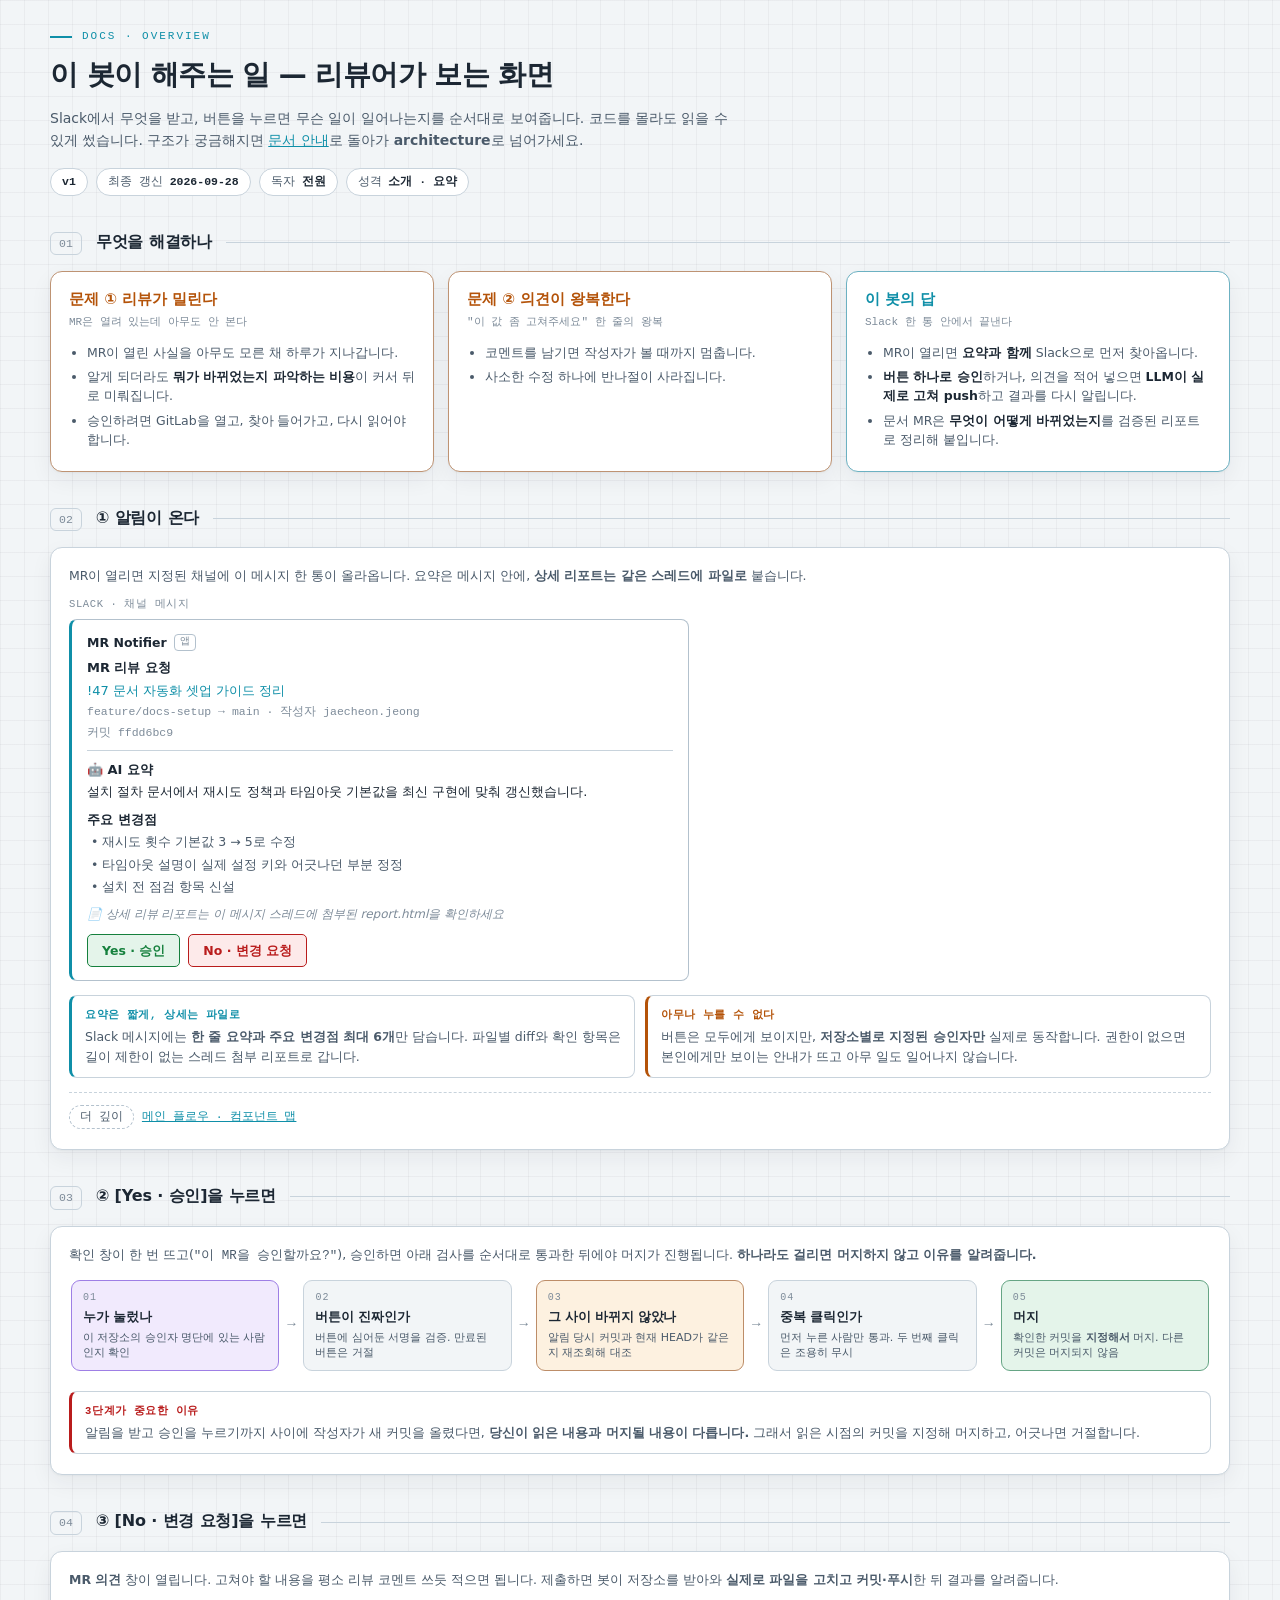
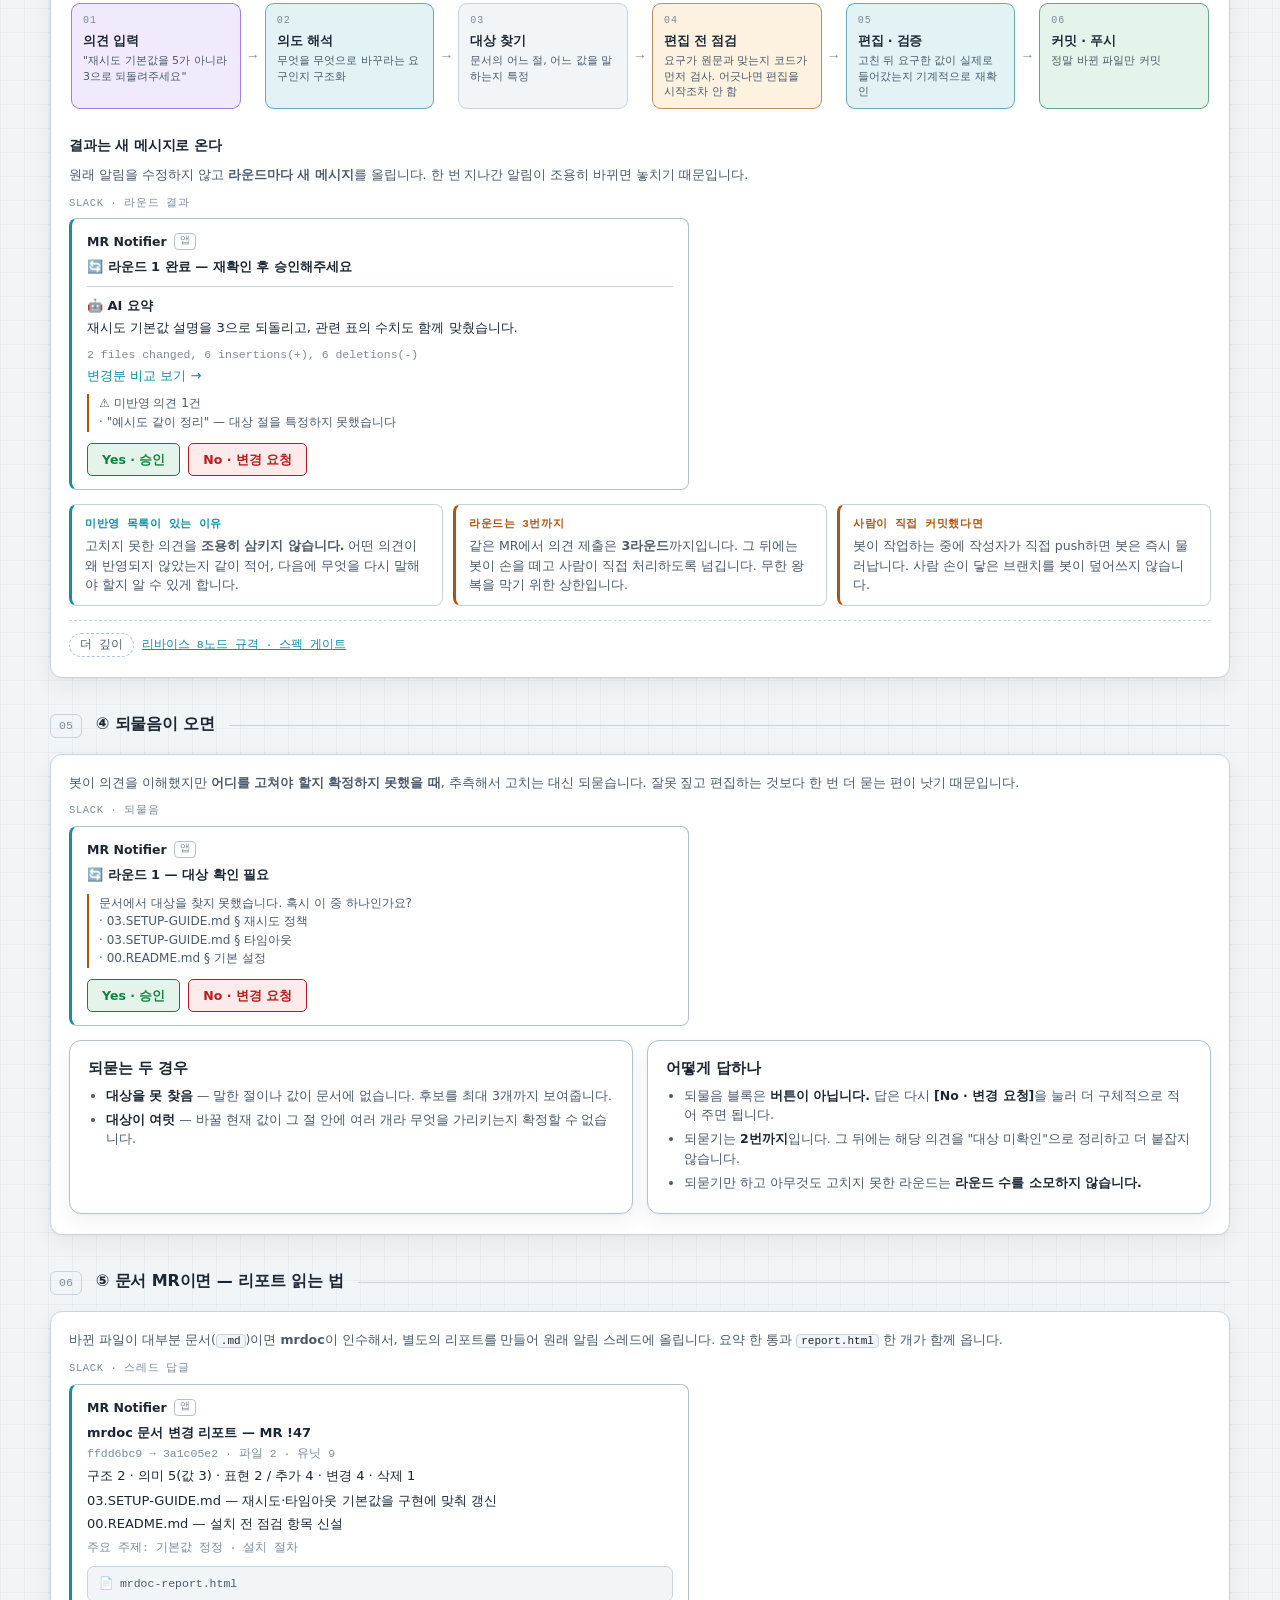
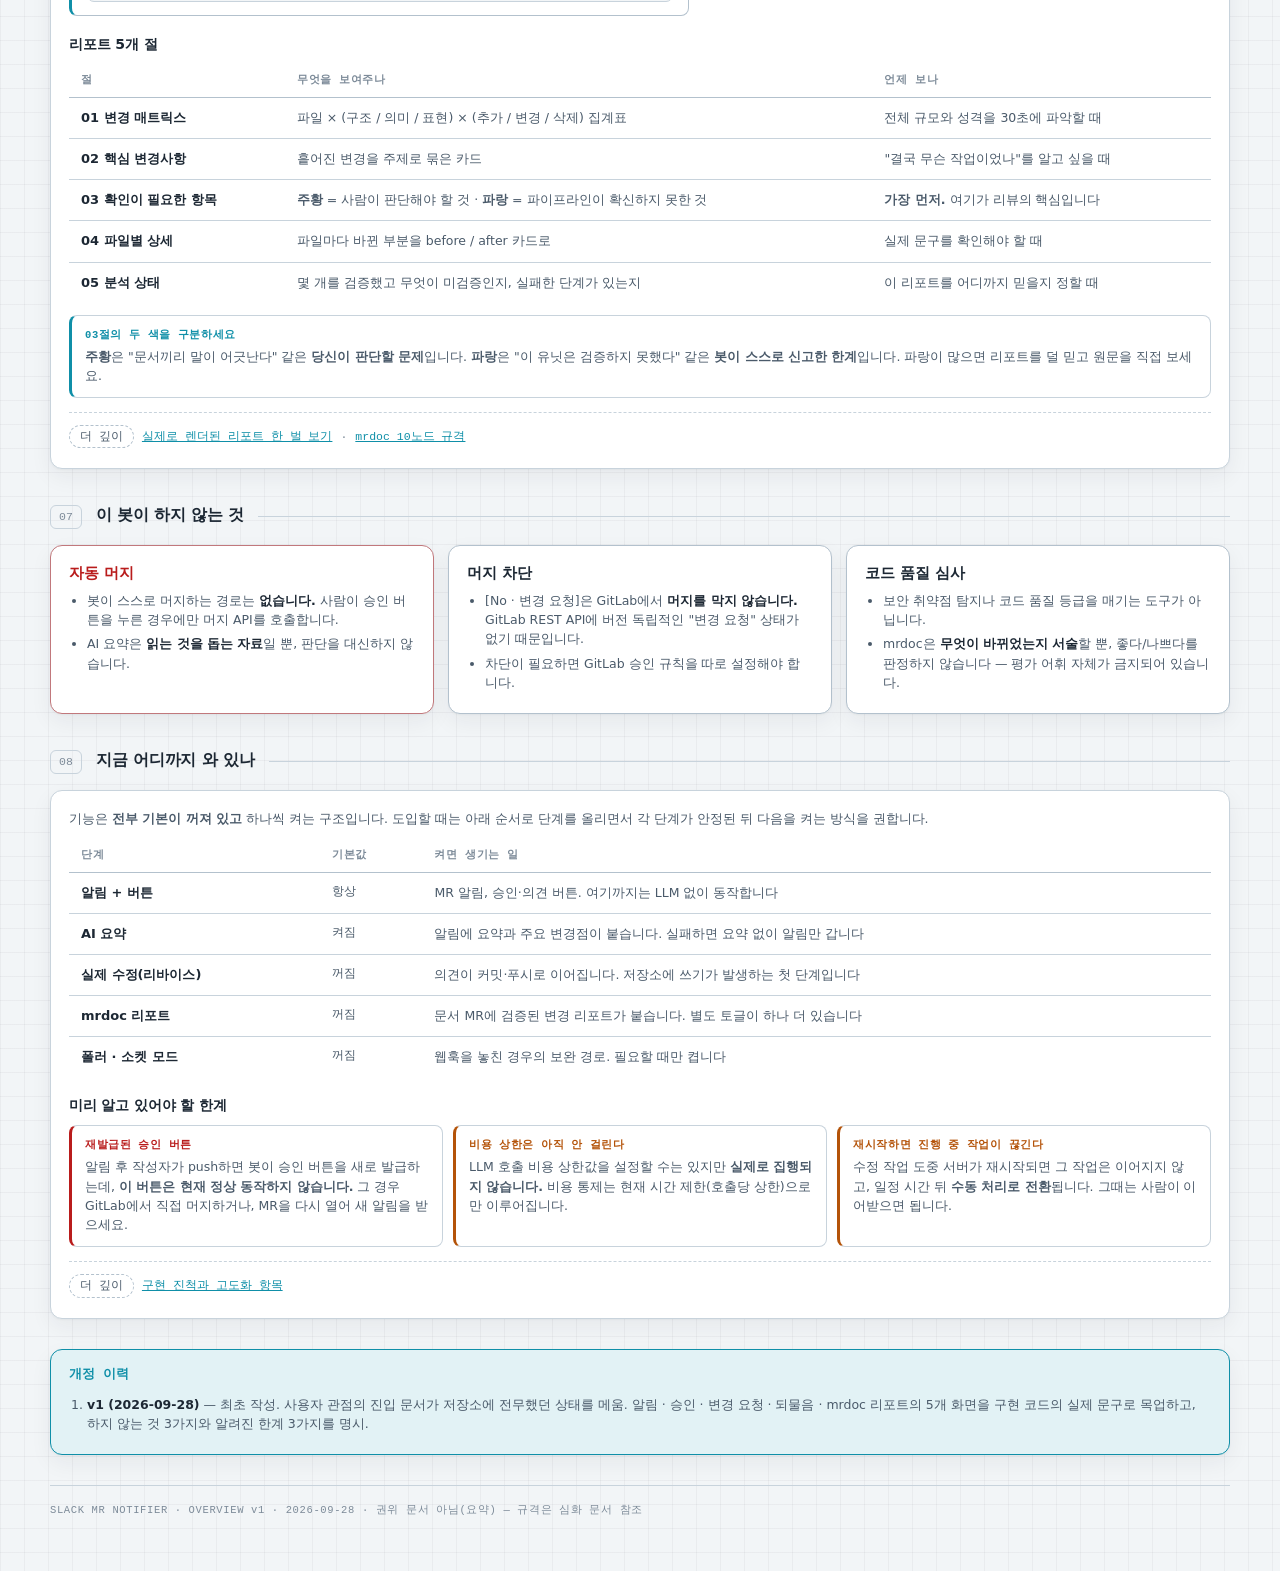
<file: docs/overview.html>
<!DOCTYPE html>
<html lang="ko">
<head>
<meta charset="utf-8">
<meta name="viewport" content="width=device-width, initial-scale=1">
<title>이 봇이 해주는 일 — 리뷰어가 보는 화면 (v1)</title>
<link rel="stylesheet" href="assets/doc.css">
</head>
<body>
<div class="wrap">

<header>
  <div class="eyebrow">Docs · Overview</div>
  <h1>이 봇이 해주는 일 — 리뷰어가 보는 화면</h1>
  <p class="lede">
    Slack에서 무엇을 받고, 버튼을 누르면 무슨 일이 일어나는지를 순서대로 보여줍니다.
    코드를 몰라도 읽을 수 있게 썼습니다. 구조가 궁금해지면
    <a href="index.html">문서 안내</a>로 돌아가 <b>architecture</b>로 넘어가세요.
  </p>
  <div class="chips">
    <span class="chip"><b>v1</b></span>
    <span class="chip">최종 갱신 <b>2026-09-28</b></span>
    <span class="chip">독자 <b>전원</b></span>
    <span class="chip">성격 <b>소개 · 요약</b></span>
  </div>
</header>

<!-- ============================================================ 01 -->
<section class="sect">
  <div class="sec-head"><span class="num">01</span><h2>무엇을 해결하나</h2><span class="rule"></span></div>

  <div class="cards">
    <div class="card warn">
      <div class="ctitle">문제 ①  리뷰가 밀린다</div>
      <div class="csub">MR은 열려 있는데 아무도 안 본다</div>
      <ul>
        <li>MR이 열린 사실을 아무도 모른 채 하루가 지나갑니다.</li>
        <li>알게 되더라도 <b>뭐가 바뀌었는지 파악하는 비용</b>이 커서 뒤로 미뤄집니다.</li>
        <li>승인하려면 GitLab을 열고, 찾아 들어가고, 다시 읽어야 합니다.</li>
      </ul>
    </div>
    <div class="card warn">
      <div class="ctitle">문제 ②  의견이 왕복한다</div>
      <div class="csub">"이 값 좀 고쳐주세요" 한 줄의 왕복</div>
      <ul>
        <li>코멘트를 남기면 작성자가 볼 때까지 멈춥니다.</li>
        <li>사소한 수정 하나에 반나절이 사라집니다.</li>
      </ul>
    </div>
    <div class="card ai">
      <div class="ctitle">이 봇의 답</div>
      <div class="csub">Slack 한 통 안에서 끝낸다</div>
      <ul>
        <li>MR이 열리면 <b>요약과 함께</b> Slack으로 먼저 찾아옵니다.</li>
        <li><b>버튼 하나로 승인</b>하거나, 의견을 적어 넣으면
            <b>LLM이 실제로 고쳐 push</b>하고 결과를 다시 알립니다.</li>
        <li>문서 MR은 <b>무엇이 어떻게 바뀌었는지</b>를 검증된 리포트로 정리해 붙입니다.</li>
      </ul>
    </div>
  </div>
</section>

<!-- ============================================================ 02 -->
<section class="sect">
  <div class="sec-head"><span class="num">02</span><h2>① 알림이 온다</h2><span class="rule"></span></div>

  <div class="band">
    <p class="sub">
      MR이 열리면 지정된 채널에 이 메시지 한 통이 올라옵니다.
      요약은 메시지 안에, <b>상세 리포트는 같은 스레드에 파일로</b> 붙습니다.
    </p>

    <p class="mock-cap">SLACK · 채널 메시지</p>
    <div class="mock">
      <div class="mfrom">MR Notifier <span class="bot">앱</span></div>
      <div class="l b">MR 리뷰 요청</div>
      <div class="l link">!47 문서 자동화 셋업 가이드 정리</div>
      <div class="l dim">feature/docs-setup → main · 작성자 jaecheon.jeong</div>
      <div class="l dim">커밋 ffdd6bc9</div>
      <div class="div"></div>
      <div class="l b">🤖 AI 요약</div>
      <div class="l">설치 절차 문서에서 재시도 정책과 타임아웃 기본값을 최신 구현에 맞춰 갱신했습니다.</div>
      <div class="l b" style="margin-top:8px">주요 변경점</div>
      <div class="bul">• 재시도 횟수 기본값 3 → 5로 수정</div>
      <div class="bul">• 타임아웃 설명이 실제 설정 키와 어긋나던 부분 정정</div>
      <div class="bul">• 설치 전 점검 항목 신설</div>
      <div class="l it" style="margin-top:8px">📄 상세 리뷰 리포트는 이 메시지 스레드에 첨부된 report.html을 확인하세요</div>
      <div class="mbtns">
        <span class="btn go">Yes · 승인</span>
        <span class="btn stop">No · 변경 요청</span>
      </div>
    </div>

    <div class="notes" style="margin-top:14px">
      <div class="note info">
        <span class="nt">요약은 짧게, 상세는 파일로</span>
        Slack 메시지에는 <b>한 줄 요약과 주요 변경점 최대 6개</b>만 담습니다.
        파일별 diff와 확인 항목은 길이 제한이 없는 스레드 첨부 리포트로 갑니다.
      </div>
      <div class="note">
        <span class="nt">아무나 누를 수 없다</span>
        버튼은 모두에게 보이지만, <b>저장소별로 지정된 승인자만</b> 실제로 동작합니다.
        권한이 없으면 본인에게만 보이는 안내가 뜨고 아무 일도 일어나지 않습니다.
      </div>
    </div>

    <div class="deeper">
      <a href="mr-review-pipeline.html">메인 플로우 · 컴포넌트 맵</a>
    </div>
  </div>
</section>

<!-- ============================================================ 03 -->
<section class="sect">
  <div class="sec-head"><span class="num">03</span><h2>② [Yes · 승인]을 누르면</h2><span class="rule"></span></div>

  <div class="band">
    <p class="sub">
      확인 창이 한 번 뜨고(<span class="mono">"이 MR을 승인할까요?"</span>), 승인하면
      아래 검사를 순서대로 통과한 뒤에야 머지가 진행됩니다.
      <b>하나라도 걸리면 머지하지 않고 이유를 알려줍니다.</b>
    </p>

    <div class="rail">
      <div class="step hum">
        <div class="no">01</div><div class="tt">누가 눌렀나</div>
        <div class="ss">이 저장소의 승인자 명단에 있는 사람인지 확인</div>
      </div>
      <div class="arrow">→</div>
      <div class="step">
        <div class="no">02</div><div class="tt">버튼이 진짜인가</div>
        <div class="ss">버튼에 심어둔 서명을 검증. 만료된 버튼은 거절</div>
      </div>
      <div class="arrow">→</div>
      <div class="step warn">
        <div class="no">03</div><div class="tt">그 사이 바뀌지 않았나</div>
        <div class="ss">알림 당시 커밋과 현재 HEAD가 같은지 재조회해 대조</div>
      </div>
      <div class="arrow">→</div>
      <div class="step">
        <div class="no">04</div><div class="tt">중복 클릭인가</div>
        <div class="ss">먼저 누른 사람만 통과. 두 번째 클릭은 조용히 무시</div>
      </div>
      <div class="arrow">→</div>
      <div class="step ok">
        <div class="no">05</div><div class="tt">머지</div>
        <div class="ss">확인한 커밋을 <b>지정해서</b> 머지. 다른 커밋은 머지되지 않음</div>
      </div>
    </div>

    <div class="note crit" style="margin-top:12px">
      <span class="nt">3단계가 중요한 이유</span>
      알림을 받고 승인을 누르기까지 사이에 작성자가 새 커밋을 올렸다면,
      <b>당신이 읽은 내용과 머지될 내용이 다릅니다.</b>
      그래서 읽은 시점의 커밋을 지정해 머지하고, 어긋나면 거절합니다.
    </div>
  </div>
</section>

<!-- ============================================================ 04 -->
<section class="sect">
  <div class="sec-head"><span class="num">04</span><h2>③ [No · 변경 요청]을 누르면</h2><span class="rule"></span></div>

  <div class="band">
    <p class="sub">
      <b>MR 의견</b> 창이 열립니다. 고쳐야 할 내용을 평소 리뷰 코멘트 쓰듯 적으면 됩니다.
      제출하면 봇이 저장소를 받아와 <b>실제로 파일을 고치고 커밋·푸시</b>한 뒤 결과를 알려줍니다.
    </p>

    <div class="rail">
      <div class="step hum">
        <div class="no">01</div><div class="tt">의견 입력</div>
        <div class="ss">"재시도 기본값을 5가 아니라 3으로 되돌려주세요"</div>
      </div>
      <div class="arrow">→</div>
      <div class="step ai">
        <div class="no">02</div><div class="tt">의도 해석</div>
        <div class="ss">무엇을 무엇으로 바꾸라는 요구인지 구조화</div>
      </div>
      <div class="arrow">→</div>
      <div class="step">
        <div class="no">03</div><div class="tt">대상 찾기</div>
        <div class="ss">문서의 어느 절, 어느 값을 말하는지 특정</div>
      </div>
      <div class="arrow">→</div>
      <div class="step warn">
        <div class="no">04</div><div class="tt">편집 전 점검</div>
        <div class="ss">요구가 원문과 맞는지 코드가 먼저 검사. 어긋나면 편집을 시작조차 안 함</div>
      </div>
      <div class="arrow">→</div>
      <div class="step ai">
        <div class="no">05</div><div class="tt">편집 · 검증</div>
        <div class="ss">고친 뒤 요구한 값이 실제로 들어갔는지 기계적으로 재확인</div>
      </div>
      <div class="arrow">→</div>
      <div class="step ok">
        <div class="no">06</div><div class="tt">커밋 · 푸시</div>
        <div class="ss">정말 바뀐 파일만 커밋</div>
      </div>
    </div>

    <h3>결과는 새 메시지로 온다</h3>
    <p class="sub">
      원래 알림을 수정하지 않고 <b>라운드마다 새 메시지</b>를 올립니다.
      한 번 지나간 알림이 조용히 바뀌면 놓치기 때문입니다.
    </p>

    <p class="mock-cap">SLACK · 라운드 결과</p>
    <div class="mock">
      <div class="mfrom">MR Notifier <span class="bot">앱</span></div>
      <div class="l b">🔄 라운드 1 완료 — 재확인 후 승인해주세요</div>
      <div class="div"></div>
      <div class="l b">🤖 AI 요약</div>
      <div class="l">재시도 기본값 설명을 3으로 되돌리고, 관련 표의 수치도 함께 맞췄습니다.</div>
      <div class="l dim" style="margin-top:8px">2 files changed, 6 insertions(+), 6 deletions(-)</div>
      <div class="l link">변경분 비교 보기 →</div>
      <div class="ctxb">
        ⚠️ 미반영 의견 1건<br>
        · "예시도 같이 정리" — 대상 절을 특정하지 못했습니다
      </div>
      <div class="mbtns">
        <span class="btn go">Yes · 승인</span>
        <span class="btn stop">No · 변경 요청</span>
      </div>
    </div>

    <div class="notes" style="margin-top:14px">
      <div class="note info">
        <span class="nt">미반영 목록이 있는 이유</span>
        고치지 못한 의견을 <b>조용히 삼키지 않습니다.</b> 어떤 의견이 왜 반영되지 않았는지
        같이 적어, 다음에 무엇을 다시 말해야 할지 알 수 있게 합니다.
      </div>
      <div class="note">
        <span class="nt">라운드는 3번까지</span>
        같은 MR에서 의견 제출은 <b>3라운드</b>까지입니다. 그 뒤에는 봇이 손을 떼고
        사람이 직접 처리하도록 넘깁니다. 무한 왕복을 막기 위한 상한입니다.
      </div>
      <div class="note">
        <span class="nt">사람이 직접 커밋했다면</span>
        봇이 작업하는 중에 작성자가 직접 push하면 봇은 즉시 물러납니다.
        사람 손이 닿은 브랜치를 봇이 덮어쓰지 않습니다.
      </div>
    </div>

    <div class="deeper">
      <a href="revise-workflow.html">리바이스 8노드 규격 · 스펙 게이트</a>
    </div>
  </div>
</section>

<!-- ============================================================ 05 -->
<section class="sect">
  <div class="sec-head"><span class="num">05</span><h2>④ 되물음이 오면</h2><span class="rule"></span></div>

  <div class="band">
    <p class="sub">
      봇이 의견을 이해했지만 <b>어디를 고쳐야 할지 확정하지 못했을 때</b>,
      추측해서 고치는 대신 되묻습니다. 잘못 짚고 편집하는 것보다 한 번 더 묻는 편이 낫기 때문입니다.
    </p>

    <p class="mock-cap">SLACK · 되물음</p>
    <div class="mock">
      <div class="mfrom">MR Notifier <span class="bot">앱</span></div>
      <div class="l b">🔄 라운드 1 — 대상 확인 필요</div>
      <div class="ctxb">
        문서에서 대상을 찾지 못했습니다. 혹시 이 중 하나인가요?<br>
        · 03.SETUP-GUIDE.md § 재시도 정책<br>
        · 03.SETUP-GUIDE.md § 타임아웃<br>
        · 00.README.md § 기본 설정
      </div>
      <div class="mbtns">
        <span class="btn go">Yes · 승인</span>
        <span class="btn stop">No · 변경 요청</span>
      </div>
    </div>

    <div class="cards" style="margin-top:14px">
      <div class="card">
        <div class="ctitle">되묻는 두 경우</div>
        <ul>
          <li><b>대상을 못 찾음</b> — 말한 절이나 값이 문서에 없습니다. 후보를 최대 3개까지 보여줍니다.</li>
          <li><b>대상이 여럿</b> — 바꿀 현재 값이 그 절 안에 여러 개라 무엇을 가리키는지 확정할 수 없습니다.</li>
        </ul>
      </div>
      <div class="card">
        <div class="ctitle">어떻게 답하나</div>
        <ul>
          <li>되물음 블록은 <b>버튼이 아닙니다.</b> 답은 다시 <b>[No · 변경 요청]</b>을 눌러
              더 구체적으로 적어 주면 됩니다.</li>
          <li>되묻기는 <b>2번까지</b>입니다. 그 뒤에는 해당 의견을
              "대상 미확인"으로 정리하고 더 붙잡지 않습니다.</li>
          <li>되묻기만 하고 아무것도 고치지 못한 라운드는 <b>라운드 수를 소모하지 않습니다.</b></li>
        </ul>
      </div>
    </div>
  </div>
</section>

<!-- ============================================================ 06 -->
<section class="sect">
  <div class="sec-head"><span class="num">06</span><h2>⑤ 문서 MR이면 — 리포트 읽는 법</h2><span class="rule"></span></div>

  <div class="band">
    <p class="sub">
      바뀐 파일이 대부분 문서(<code>.md</code>)이면 <b>mrdoc</b>이 인수해서, 별도의 리포트를
      만들어 원래 알림 스레드에 올립니다. 요약 한 통과 <code>report.html</code> 한 개가 함께 옵니다.
    </p>

    <p class="mock-cap">SLACK · 스레드 답글</p>
    <div class="mock">
      <div class="mfrom">MR Notifier <span class="bot">앱</span></div>
      <div class="l b">mrdoc 문서 변경 리포트 — MR !47</div>
      <div class="l dim">ffdd6bc9 → 3a1c05e2 · 파일 2 · 유닛 9</div>
      <div class="l">구조 2 · 의미 5(값 3) · 표현 2 / 추가 4 · 변경 4 · 삭제 1</div>
      <div class="l" style="margin-top:6px">03.SETUP-GUIDE.md — 재시도·타임아웃 기본값을 구현에 맞춰 갱신</div>
      <div class="l">00.README.md — 설치 전 점검 항목 신설</div>
      <div class="l dim" style="margin-top:6px">주요 주제: 기본값 정정 · 설치 절차</div>
      <div class="attach">📄 mrdoc-report.html</div>
    </div>

    <h3>리포트 5개 절</h3>
    <div class="scroll-x">
    <table class="dtable">
      <thead><tr><th class="nw">절</th><th>무엇을 보여주나</th><th>언제 보나</th></tr></thead>
      <tbody>
        <tr>
          <td class="nw">01 변경 매트릭스</td>
          <td>파일 × (구조 / 의미 / 표현) × (추가 / 변경 / 삭제) 집계표</td>
          <td>전체 규모와 성격을 30초에 파악할 때</td>
        </tr>
        <tr>
          <td class="nw">02 핵심 변경사항</td>
          <td>흩어진 변경을 주제로 묶은 카드</td>
          <td>"결국 무슨 작업이었나"를 알고 싶을 때</td>
        </tr>
        <tr>
          <td class="nw">03 확인이 필요한 항목</td>
          <td><b>주황</b> = 사람이 판단해야 할 것 · <b>파랑</b> = 파이프라인이 확신하지 못한 것</td>
          <td><b>가장 먼저.</b> 여기가 리뷰의 핵심입니다</td>
        </tr>
        <tr>
          <td class="nw">04 파일별 상세</td>
          <td>파일마다 바뀐 부분을 before / after 카드로</td>
          <td>실제 문구를 확인해야 할 때</td>
        </tr>
        <tr>
          <td class="nw">05 분석 상태</td>
          <td>몇 개를 검증했고 무엇이 미검증인지, 실패한 단계가 있는지</td>
          <td>이 리포트를 어디까지 믿을지 정할 때</td>
        </tr>
      </tbody>
    </table>
    </div>

    <div class="note info" style="margin-top:12px">
      <span class="nt">03절의 두 색을 구분하세요</span>
      <b>주황</b>은 "문서끼리 말이 어긋난다" 같은 <b>당신이 판단할 문제</b>입니다.
      <b>파랑</b>은 "이 유닛은 검증하지 못했다" 같은 <b>봇이 스스로 신고한 한계</b>입니다.
      파랑이 많으면 리포트를 덜 믿고 원문을 직접 보세요.
    </div>

    <div class="deeper">
      <a href="mrdoc-report-template.html">실제로 렌더된 리포트 한 벌 보기</a> ·
      <a href="mrdoc-pipeline.html">mrdoc 10노드 규격</a>
    </div>
  </div>
</section>

<!-- ============================================================ 07 -->
<section class="sect">
  <div class="sec-head"><span class="num">07</span><h2>이 봇이 하지 않는 것</h2><span class="rule"></span></div>

  <div class="cards">
    <div class="card crit" style="border-color:color-mix(in srgb,var(--crit) 50%,var(--line))">
      <div class="ctitle" style="color:var(--crit)">자동 머지</div>
      <ul>
        <li>봇이 스스로 머지하는 경로는 <b>없습니다.</b>
            사람이 승인 버튼을 누른 경우에만 머지 API를 호출합니다.</li>
        <li>AI 요약은 <b>읽는 것을 돕는 자료</b>일 뿐, 판단을 대신하지 않습니다.</li>
      </ul>
    </div>
    <div class="card">
      <div class="ctitle">머지 차단</div>
      <ul>
        <li>[No · 변경 요청]은 GitLab에서 <b>머지를 막지 않습니다.</b>
            GitLab REST API에 버전 독립적인 "변경 요청" 상태가 없기 때문입니다.</li>
        <li>차단이 필요하면 GitLab 승인 규칙을 따로 설정해야 합니다.</li>
      </ul>
    </div>
    <div class="card">
      <div class="ctitle">코드 품질 심사</div>
      <ul>
        <li>보안 취약점 탐지나 코드 품질 등급을 매기는 도구가 아닙니다.</li>
        <li>mrdoc은 <b>무엇이 바뀌었는지 서술</b>할 뿐,
            좋다/나쁘다를 판정하지 않습니다 — 평가 어휘 자체가 금지되어 있습니다.</li>
      </ul>
    </div>
  </div>
</section>

<!-- ============================================================ 08 -->
<section class="sect">
  <div class="sec-head"><span class="num">08</span><h2>지금 어디까지 와 있나</h2><span class="rule"></span></div>

  <div class="band">
    <p class="sub">
      기능은 <b>전부 기본이 꺼져 있고</b> 하나씩 켜는 구조입니다. 도입할 때는 아래 순서로
      단계를 올리면서 각 단계가 안정된 뒤 다음을 켜는 방식을 권합니다.
    </p>

    <div class="scroll-x">
    <table class="dtable">
      <thead><tr><th class="nw">단계</th><th class="nw">기본값</th><th>켜면 생기는 일</th></tr></thead>
      <tbody>
        <tr><td class="nw">알림 + 버튼</td><td class="nw m">항상</td>
            <td>MR 알림, 승인·의견 버튼. 여기까지는 LLM 없이 동작합니다</td></tr>
        <tr><td class="nw">AI 요약</td><td class="nw m">켜짐</td>
            <td>알림에 요약과 주요 변경점이 붙습니다. 실패하면 요약 없이 알림만 갑니다</td></tr>
        <tr><td class="nw">실제 수정(리바이스)</td><td class="nw m">꺼짐</td>
            <td>의견이 커밋·푸시로 이어집니다. 저장소에 쓰기가 발생하는 첫 단계입니다</td></tr>
        <tr><td class="nw">mrdoc 리포트</td><td class="nw m">꺼짐</td>
            <td>문서 MR에 검증된 변경 리포트가 붙습니다. 별도 토글이 하나 더 있습니다</td></tr>
        <tr><td class="nw">폴러 · 소켓 모드</td><td class="nw m">꺼짐</td>
            <td>웹훅을 놓친 경우의 보완 경로. 필요할 때만 켭니다</td></tr>
      </tbody>
    </table>
    </div>

    <h3>미리 알고 있어야 할 한계</h3>
    <div class="notes">
      <div class="note crit">
        <span class="nt">재발급된 승인 버튼</span>
        알림 후 작성자가 push하면 봇이 승인 버튼을 새로 발급하는데,
        <b>이 버튼은 현재 정상 동작하지 않습니다.</b>
        그 경우 GitLab에서 직접 머지하거나, MR을 다시 열어 새 알림을 받으세요.
      </div>
      <div class="note">
        <span class="nt">비용 상한은 아직 안 걸린다</span>
        LLM 호출 비용 상한값을 설정할 수는 있지만 <b>실제로 집행되지 않습니다.</b>
        비용 통제는 현재 시간 제한(호출당 상한)으로만 이루어집니다.
      </div>
      <div class="note">
        <span class="nt">재시작하면 진행 중 작업이 끊긴다</span>
        수정 작업 도중 서버가 재시작되면 그 작업은 이어지지 않고,
        일정 시간 뒤 <b>수동 처리로 전환</b>됩니다. 그때는 사람이 이어받으면 됩니다.
      </div>
    </div>

    <div class="deeper">
      <a href="dev-report.html">구현 진척과 고도화 항목</a>
    </div>
  </div>
</section>

<div class="rev-history">
  <div class="rh-title">개정 이력</div>
  <ol>
    <li><b>v1 (2026-09-28)</b> — 최초 작성. 사용자 관점의 진입 문서가 저장소에 전무했던 상태를 메움.
      알림 · 승인 · 변경 요청 · 되물음 · mrdoc 리포트의 5개 화면을 구현 코드의 실제 문구로 목업하고,
      하지 않는 것 3가지와 알려진 한계 3가지를 명시.</li>
  </ol>
</div>

<footer>
  SLACK MR NOTIFIER · OVERVIEW v1 · 2026-09-28 · 권위 문서 아님(요약) — 규격은 심화 문서 참조
</footer>

</div>
</body>
</html>
</file>
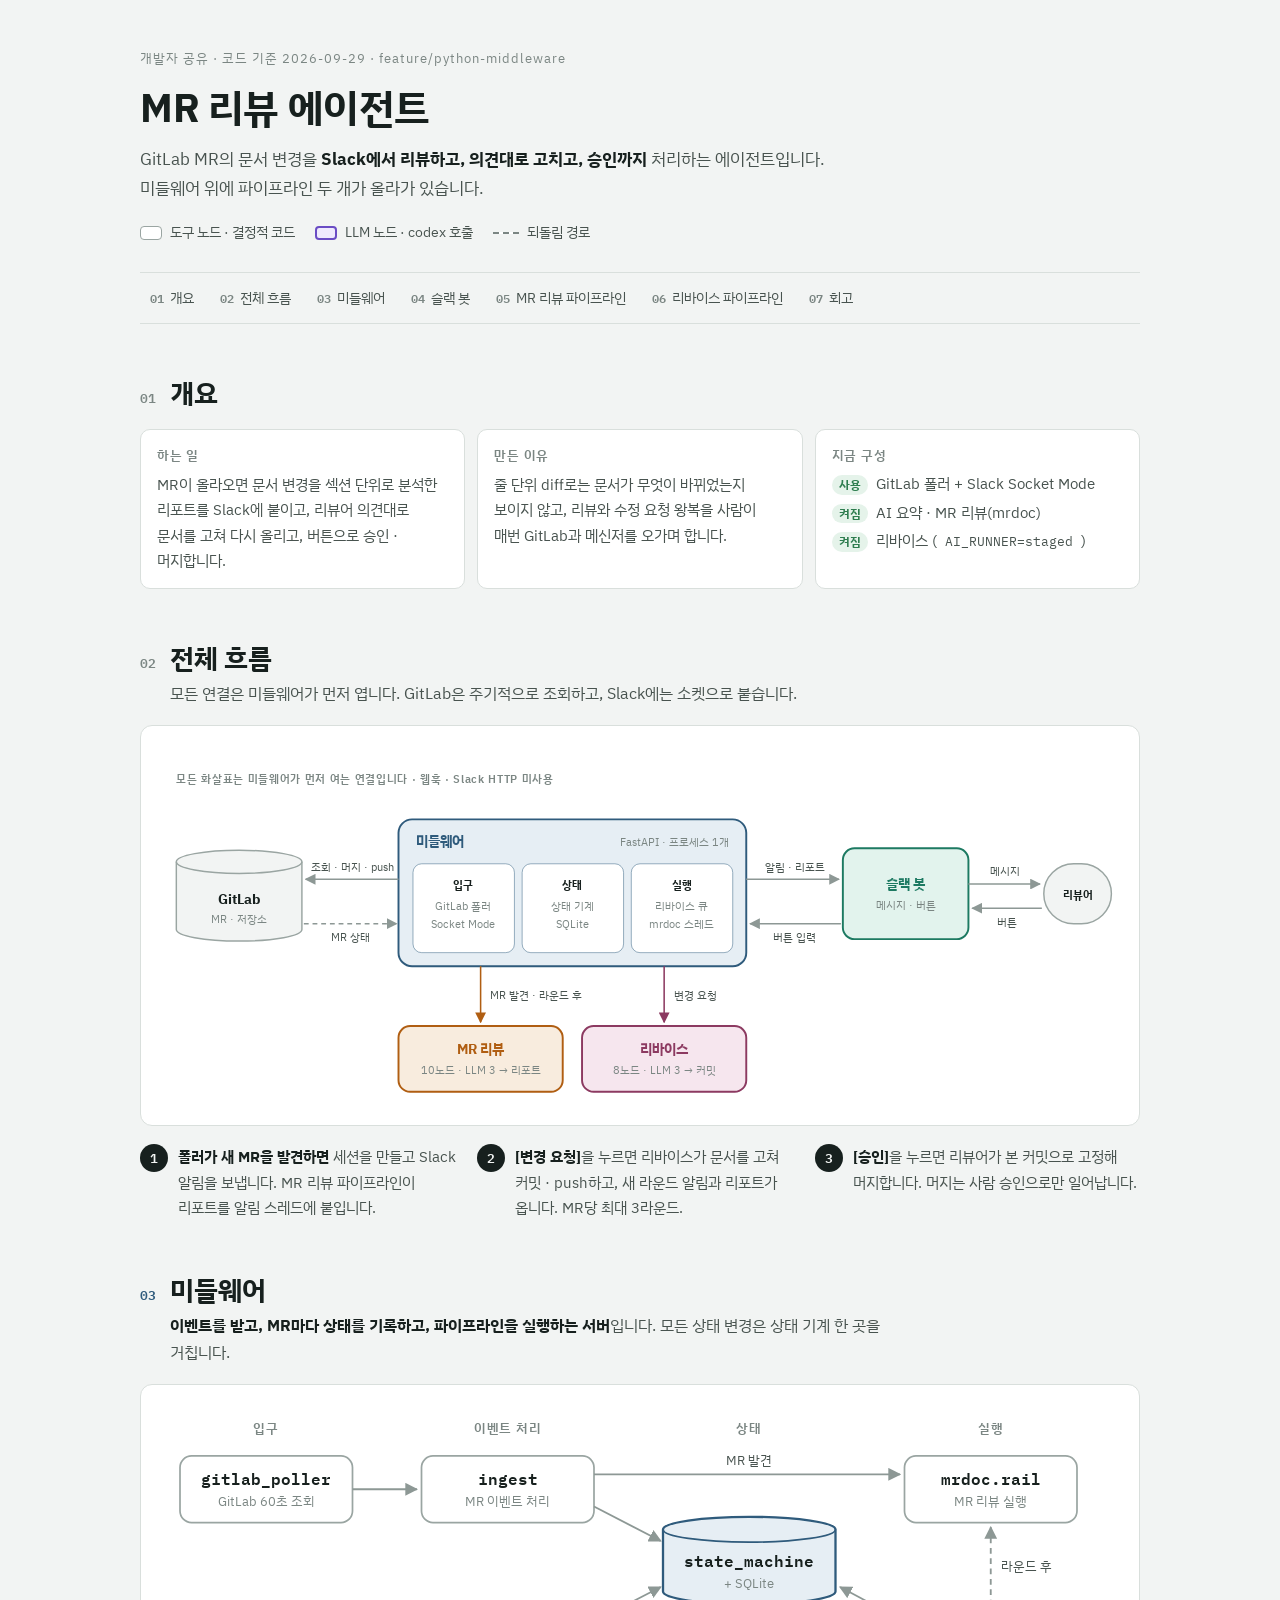
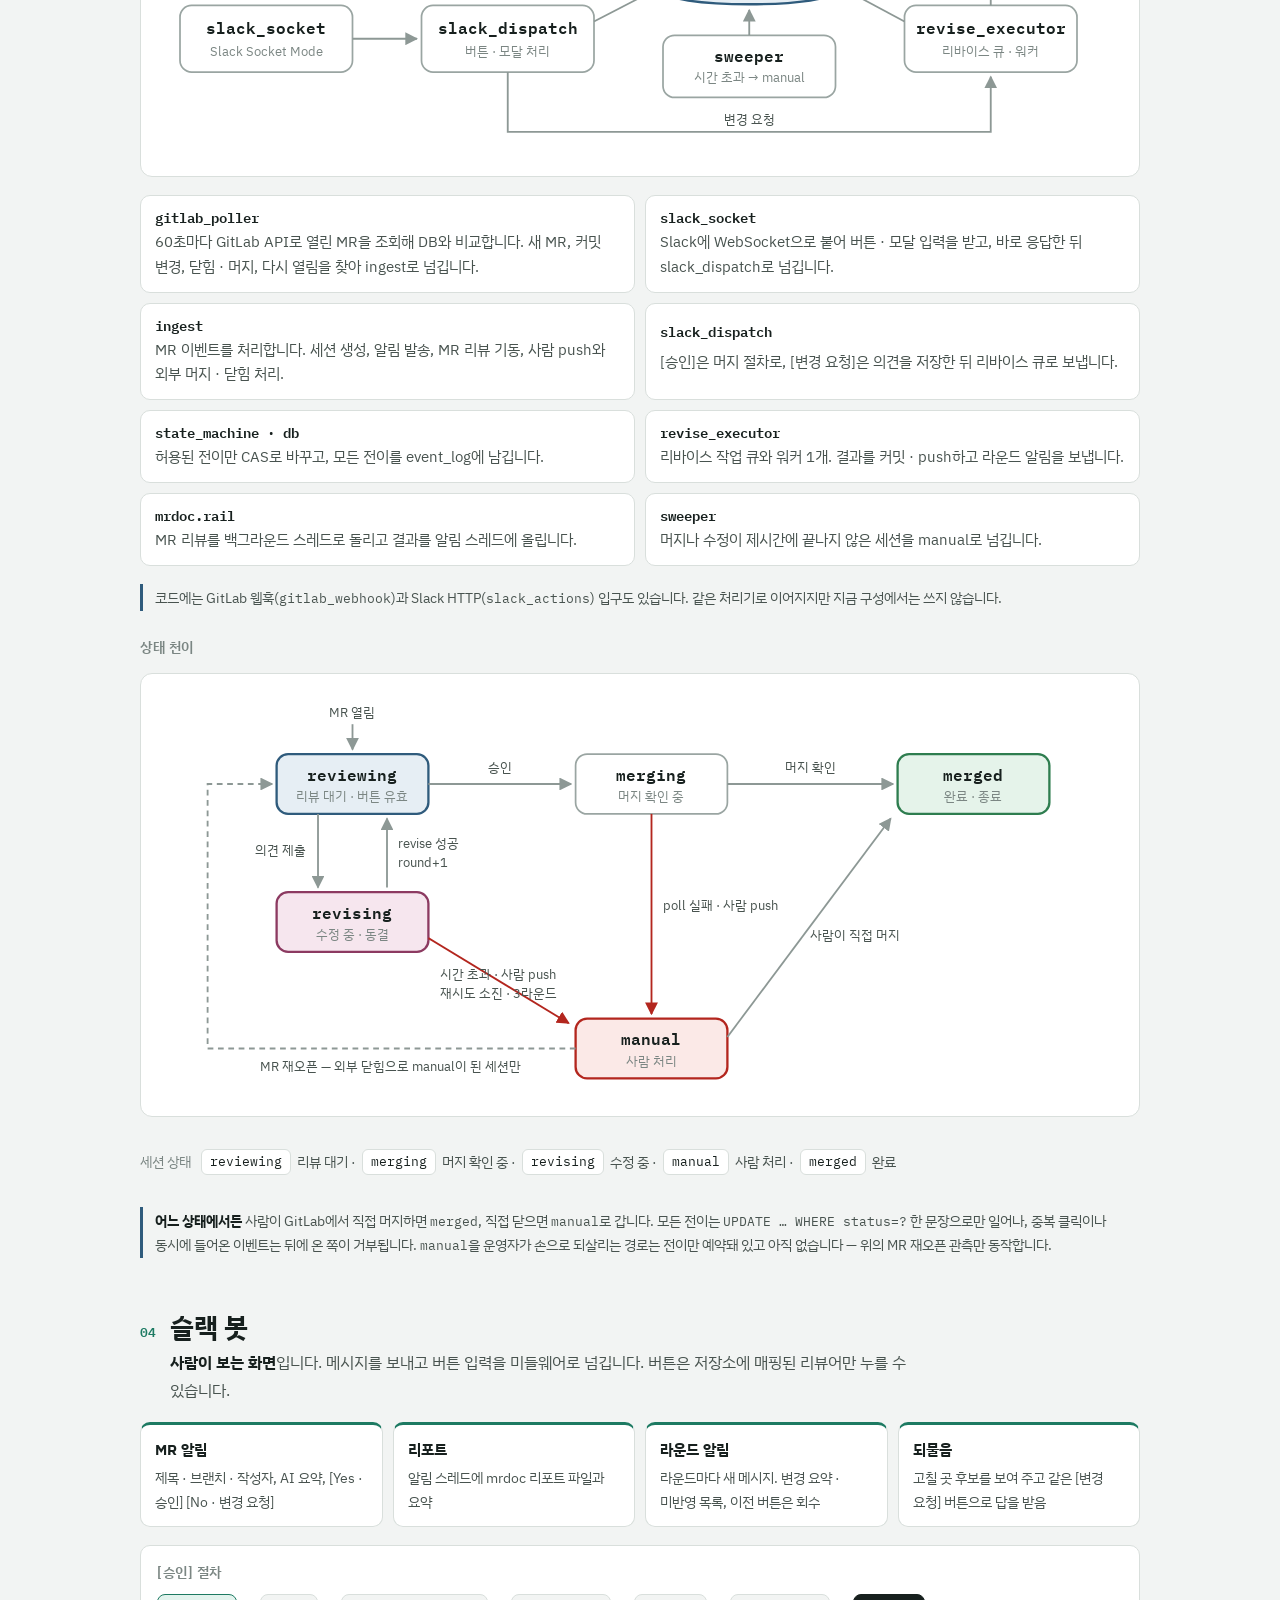
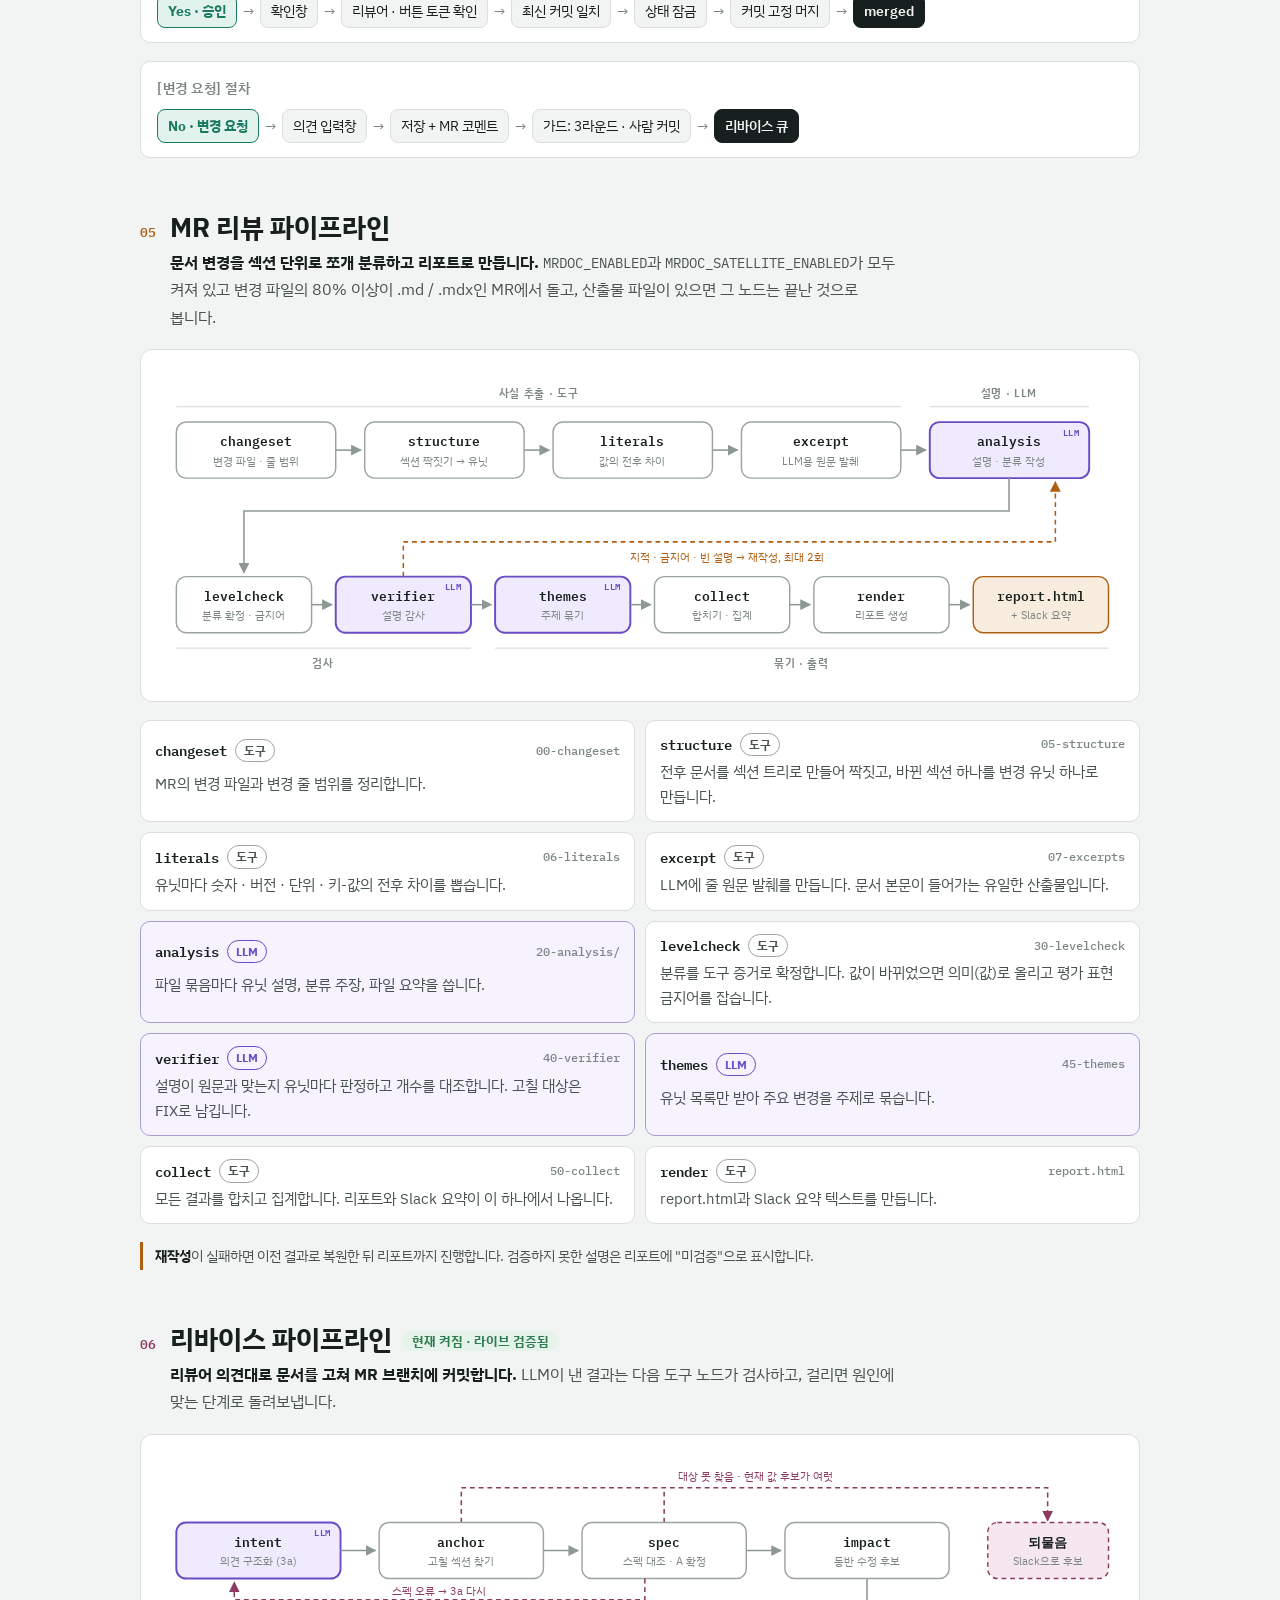
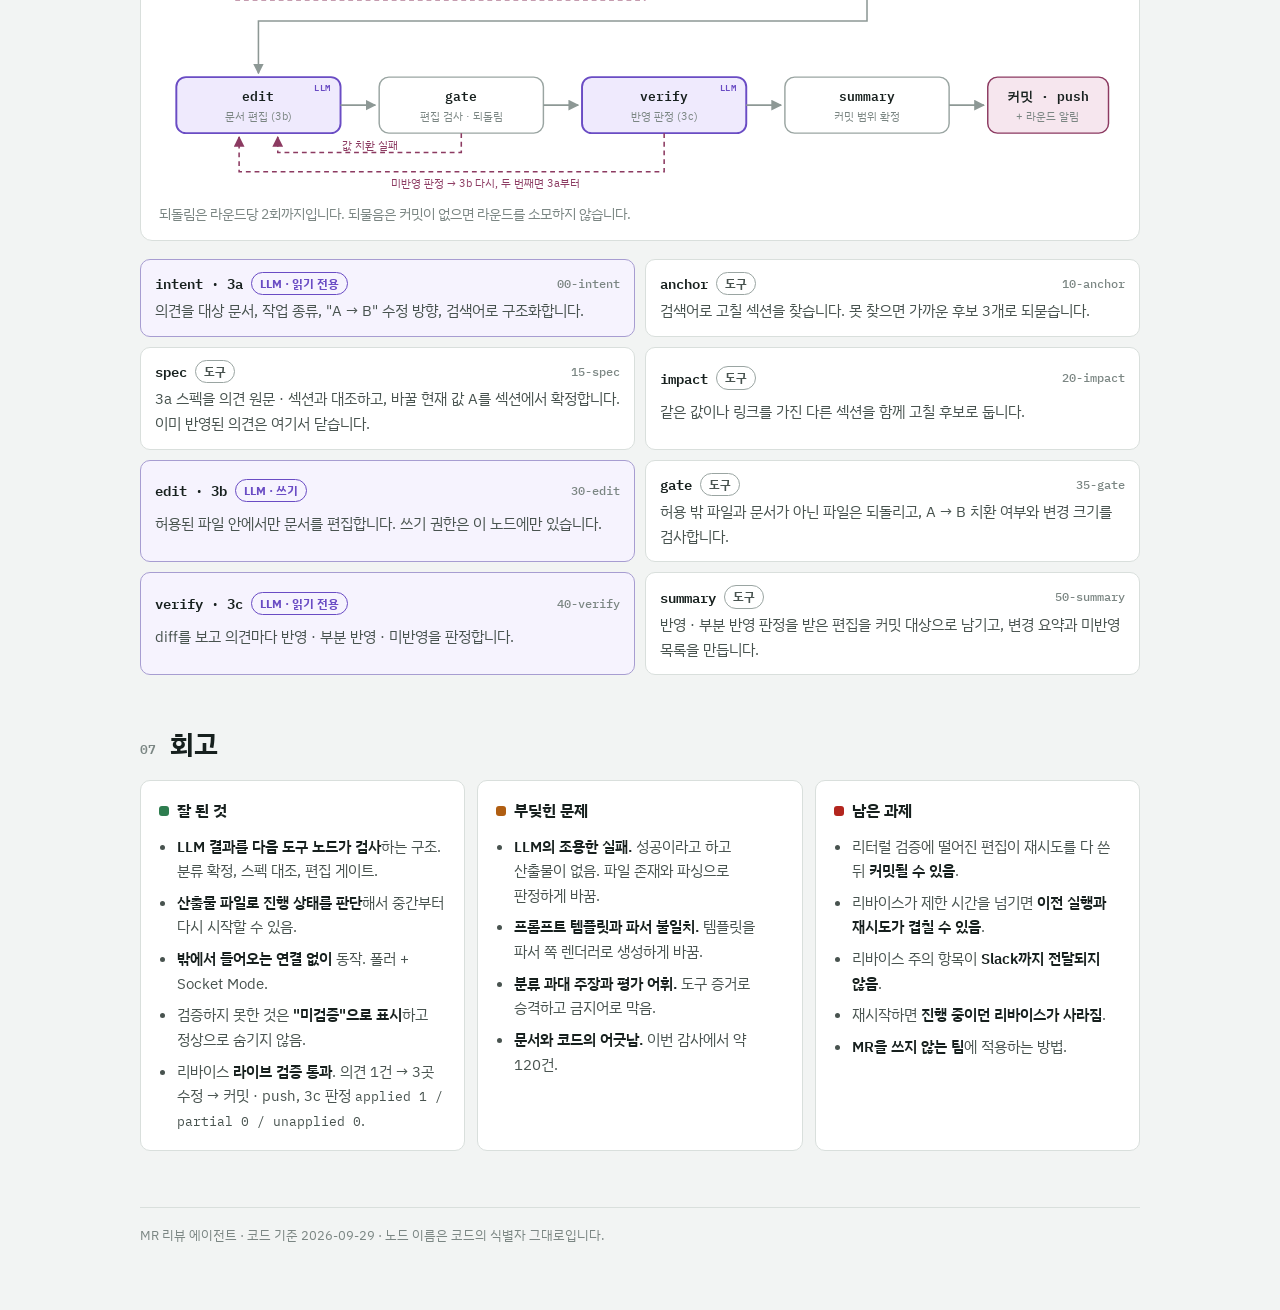
<file: docs/pipelines.html>
<!DOCTYPE html>
<html lang="ko">
<head>
<meta charset="utf-8">
<meta name="viewport" content="width=device-width, initial-scale=1">
<style>*,*::before,*::after{box-sizing:border-box}body{margin:0}img{max-width:100%}</style>
<title>MR 리뷰 에이전트</title>
<link rel="preconnect" href="https://fonts.googleapis.com">
<link rel="preconnect" href="https://fonts.gstatic.com" crossorigin>
<link rel="stylesheet" href="https://fonts.googleapis.com/css2?family=IBM+Plex+Mono:wght@500;600&family=IBM+Plex+Sans+KR:wght@400;500;700&display=swap">
<style>
:root {
  --ground: #f2f4f3;
  --paper: #ffffff;
  --ink: #17201e;
  --ink-2: #48534f;
  --ink-3: #7b8683;
  --rule: #d9dfdc;
  --edge: #8d9895;
  --tool-edge: #9aa5a2;
  --llm: #6a4cc4;
  --llm-soft: #efeafd;
  --mw: #2f5b7c;
  --mw-soft: #e6eef4;
  --bot: #1d7a62;
  --bot-soft: #e2f3ed;
  --review: #b05e12;
  --review-soft: #f8ecde;
  --revise: #8c3a61;
  --revise-soft: #f6e6ee;
  --warn: #b3261e;
  --warn-soft: #fbe9e7;
  --good: #2e7d4f;
  --good-soft: #e5f3ea;
}
@media (prefers-color-scheme: dark) {
  :root:not([data-theme="light"]) {
    color-scheme: dark;
    --ground: #121615;
    --paper: #1a201e;
    --ink: #e5eae8;
    --ink-2: #b1bbb8;
    --ink-3: #83908c;
    --rule: #2c3431;
    --edge: #6d7a76;
    --tool-edge: #5f6c68;
    --llm: #a88ff5;
    --llm-soft: #28213d;
    --mw: #86aecb;
    --mw-soft: #1b2833;
    --bot: #5cc4a7;
    --bot-soft: #16302a;
    --review: #e6a063;
    --review-soft: #33261a;
    --revise: #dc8ab0;
    --revise-soft: #33202a;
    --warn: #ff8f85;
    --warn-soft: #3a1f1c;
    --good: #72c995;
    --good-soft: #17301f;
  }
}
:root[data-theme="dark"] {
  color-scheme: dark;
  --ground: #121615;
  --paper: #1a201e;
  --ink: #e5eae8;
  --ink-2: #b1bbb8;
  --ink-3: #83908c;
  --rule: #2c3431;
  --edge: #6d7a76;
  --tool-edge: #5f6c68;
  --llm: #a88ff5;
  --llm-soft: #28213d;
  --mw: #86aecb;
  --mw-soft: #1b2833;
  --bot: #5cc4a7;
  --bot-soft: #16302a;
  --review: #e6a063;
  --review-soft: #33261a;
  --revise: #dc8ab0;
  --revise-soft: #33202a;
  --warn: #ff8f85;
  --warn-soft: #3a1f1c;
  --good: #72c995;
  --good-soft: #17301f;
}

body {
  background: var(--ground);
  color: var(--ink);
  font: 16px/1.7 "IBM Plex Sans KR", "Apple SD Gothic Neo", "Malgun Gothic", "Noto Sans KR", sans-serif;
  word-break: keep-all;
  overflow-wrap: anywhere;
  padding-inline: 16px;
  padding-block: 0 64px;
}
.page { max-width: 1000px; margin: 0 auto; }
code, .mono { font-family: "IBM Plex Mono", ui-monospace, Consolas, monospace; font-size: .9em; }
:focus-visible { outline: 2px solid var(--mw); outline-offset: 2px; }

/* ---------- header ---------- */
header { padding-block: 48px 28px; display: grid; gap: 14px; }
.eyebrow { margin: 0; font-size: 12.5px; letter-spacing: .08em; color: var(--ink-3); }
h1 { margin: 0; font-size: clamp(30px, 5vw, 40px); line-height: 1.2; letter-spacing: -.01em; text-wrap: balance; }
.lead { margin: 0; color: var(--ink-2); font-size: 17px; max-width: 42em; }
.lead b { color: var(--ink); }
.legend { display: flex; flex-wrap: wrap; gap: 8px 20px; margin: 4px 0 0; padding: 0; list-style: none; font-size: 13.5px; color: var(--ink-2); }
.legend li { display: flex; align-items: center; gap: 8px; }
.sw { width: 22px; height: 14px; border-radius: 4px; background: var(--paper); border: 1.5px solid var(--tool-edge); }
.sw.llm { background: var(--llm-soft); border: 2px solid var(--llm); }
.sw.back { width: 26px; height: 0; border: 0; border-top: 2px dashed var(--ink-3); border-radius: 0; }

nav.agenda { border-block: 1px solid var(--rule); }
nav.agenda ol { display: flex; flex-wrap: wrap; gap: 4px 6px; margin: 0; padding: 10px 0; list-style: none; }
nav.agenda a { display: inline-flex; gap: 6px; align-items: baseline; padding: 3px 10px; border-radius: 6px; color: var(--ink-2); text-decoration: none; font-size: 14px; }
nav.agenda a:hover { background: var(--paper); color: var(--ink); }
nav.agenda b { font: 600 12px/1 "IBM Plex Mono", ui-monospace, monospace; color: var(--ink-3); }

/* ---------- sections ---------- */
section { padding-block: 52px 0; display: grid; gap: 18px; }
.sh { display: grid; grid-template-columns: auto minmax(0, 1fr); gap: 4px 14px; align-items: baseline; }
.no { font: 600 13px/1 "IBM Plex Mono", ui-monospace, monospace; color: var(--c, var(--ink-3)); padding-top: 4px; }
h2 { margin: 0; font-size: clamp(22px, 3.4vw, 27px); line-height: 1.3; text-wrap: balance; }
.sh .role { grid-column: 2; margin: 0; color: var(--ink-2); max-width: 46em; }
.sh .role b { color: var(--ink); }
.flag { display: inline-block; margin-left: 10px; vertical-align: 3px; font-size: 12.5px; font-weight: 700; padding: 2px 10px; border-radius: 999px; background: var(--warn-soft); color: var(--warn); }
.flag.ok { background: var(--good-soft); color: var(--good); }
#s3 { --c: var(--mw); }
#s4 { --c: var(--bot); }
#s5 { --c: var(--review); }
#s6 { --c: var(--revise); }

/* ---------- figure / svg ---------- */
.fig { background: var(--paper); border: 1px solid var(--rule); border-radius: 12px; padding: 18px 16px 14px; overflow-x: auto; }
.fig svg { display: block; width: 100%; min-width: 720px; height: auto; }
.fig .cap { margin: 10px 2px 0; font-size: 13.5px; color: var(--ink-3); }
svg text { font-family: "IBM Plex Sans KR", "Apple SD Gothic Neo", "Malgun Gothic", sans-serif; }
svg .nid { font-family: "IBM Plex Mono", ui-monospace, Consolas, monospace; font-size: 13.5px; font-weight: 600; fill: var(--ink); }
svg .nsub { font-size: 11.5px; fill: var(--ink-3); }
svg .title { font-size: 15px; font-weight: 700; }
svg .lbl { font-size: 11.5px; fill: var(--ink-2); }
svg .grp { font-size: 11.5px; font-weight: 600; letter-spacing: .06em; fill: var(--ink-3); }
svg .ltag { font-family: "IBM Plex Mono", ui-monospace, monospace; font-size: 9.5px; font-weight: 600; fill: var(--llm); letter-spacing: .06em; }
svg .tool { fill: var(--paper); stroke: var(--tool-edge); stroke-width: 1.5; }
svg .llm { fill: var(--llm-soft); stroke: var(--llm); stroke-width: 2; }
svg .ext { fill: var(--ground); stroke: var(--tool-edge); stroke-width: 1.5; }
svg .ext-line { fill: none; stroke: var(--tool-edge); stroke-width: 1.5; }
svg .mw-box { fill: var(--mw-soft); stroke: var(--mw); stroke-width: 2; }
svg .mw-chip { fill: var(--paper); stroke: var(--mw); stroke-width: 1; stroke-opacity: .5; }
svg .bot-box { fill: var(--bot-soft); stroke: var(--bot); stroke-width: 2; }
svg .mr-box { fill: var(--review-soft); stroke: var(--review); stroke-width: 2; }
svg .rv-box { fill: var(--revise-soft); stroke: var(--revise); stroke-width: 2; }
svg .out-mr { fill: var(--review-soft); stroke: var(--review); stroke-width: 1.5; }
svg .out-rv { fill: var(--revise-soft); stroke: var(--revise); stroke-width: 1.5; }
svg .dash { stroke-dasharray: 5 4; }
svg .c-mw { fill: var(--mw); }
svg .c-bot { fill: var(--bot); }
svg .c-mr { fill: var(--review); }
svg .c-rv { fill: var(--revise); }
svg .e { fill: none; stroke: var(--edge); stroke-width: 1.6; }
svg .e-mr { fill: none; stroke: var(--review); stroke-width: 1.6; }
svg .e-rv { fill: none; stroke: var(--revise); stroke-width: 1.6; }
svg .bracket { stroke: var(--rule); stroke-width: 1.5; }
.ah { fill: var(--edge); }
.ah-mr { fill: var(--review); }
.ah-rv { fill: var(--revise); }
svg .s-mw { fill: var(--mw-soft); stroke: var(--mw); stroke-width: 2; }
svg .s-rv { fill: var(--revise-soft); stroke: var(--revise); stroke-width: 2; }
svg .s-wn { fill: var(--warn-soft); stroke: var(--warn); stroke-width: 2; }
svg .s-gd { fill: var(--good-soft); stroke: var(--good); stroke-width: 2; }
svg .e-wn { fill: none; stroke: var(--warn); stroke-width: 1.6; }
.ah-wn { fill: var(--warn); }

/* ---------- cards ---------- */
.nodes { display: grid; grid-template-columns: repeat(2, minmax(0, 1fr)); gap: 10px; }
@media (max-width: 720px) { .nodes { grid-template-columns: minmax(0, 1fr); } }
.node { background: var(--paper); border: 1px solid var(--rule); border-radius: 10px; padding: 12px 14px; display: grid; gap: 4px; }
.node.is-llm { border-color: color-mix(in srgb, var(--llm) 45%, var(--rule)); background: color-mix(in srgb, var(--llm-soft) 55%, var(--paper)); }
.node .top { display: flex; flex-wrap: wrap; align-items: center; gap: 6px 8px; }
.node .id { font: 600 14px/1.3 "IBM Plex Mono", ui-monospace, monospace; }
.node .art { margin-left: auto; font: 500 12px/1.3 "IBM Plex Mono", ui-monospace, monospace; color: var(--ink-3); }
.node p { margin: 0; font-size: 14.5px; color: var(--ink-2); }
.k { font-size: 11.5px; font-weight: 700; padding: 1px 8px; border-radius: 999px; border: 1px solid var(--tool-edge); color: var(--ink-2); }
.k.llm { border-color: var(--llm); color: var(--llm); }

/* ---------- 01 overview ---------- */
.facts { display: grid; grid-template-columns: repeat(3, minmax(0, 1fr)); gap: 12px; }
@media (max-width: 760px) { .facts { grid-template-columns: minmax(0, 1fr); } }
.fact { background: var(--paper); border: 1px solid var(--rule); border-radius: 10px; padding: 14px 16px; display: grid; gap: 6px; align-content: start; }
.fact h3 { margin: 0; font-size: 13px; letter-spacing: .06em; color: var(--ink-3); font-weight: 600; }
.fact p { margin: 0; font-size: 15px; color: var(--ink-2); }
.fact ul { margin: 0; padding: 0; list-style: none; display: grid; gap: 4px; font-size: 14.5px; color: var(--ink-2); }
.fact li { display: flex; gap: 8px; align-items: baseline; }
.st { font-size: 11.5px; font-weight: 700; padding: 0 7px; border-radius: 999px; white-space: nowrap; }
.st.on { background: var(--good-soft); color: var(--good); }
.st.off { background: var(--warn-soft); color: var(--warn); }

/* ---------- 02 steps ---------- */
.steps { margin: 0; padding: 0; list-style: none; display: grid; grid-template-columns: repeat(3, minmax(0, 1fr)); gap: 12px; }
@media (max-width: 760px) { .steps { grid-template-columns: minmax(0, 1fr); } }
.steps li { display: grid; grid-template-columns: 28px minmax(0, 1fr); gap: 10px; align-items: start; font-size: 15px; color: var(--ink-2); }
.steps .n { font: 600 13px/28px "IBM Plex Mono", ui-monospace, monospace; text-align: center; width: 28px; height: 28px; border-radius: 50%; background: var(--ink); color: var(--ground); }
.steps b { color: var(--ink); }

/* ---------- 03 states ---------- */
.states { display: flex; flex-wrap: wrap; align-items: center; gap: 6px; font-size: 14px; color: var(--ink-2); }
.states code { background: var(--paper); border: 1px solid var(--rule); border-radius: 6px; padding: 1px 8px; font-size: 13px; color: var(--ink); }
.states .lab { color: var(--ink-3); margin-right: 4px; }
.sub-h { margin: 6px 0 -4px; font-size: 14px; color: var(--ink-3); font-weight: 600; letter-spacing: .04em; }

/* ---------- 04 slack bot ---------- */
.msgs { display: grid; grid-template-columns: repeat(4, minmax(0, 1fr)); gap: 10px; }
@media (max-width: 860px) { .msgs { grid-template-columns: repeat(2, minmax(0, 1fr)); } }
@media (max-width: 480px) { .msgs { grid-template-columns: minmax(0, 1fr); } }
.msg { background: var(--paper); border: 1px solid var(--rule); border-top: 3px solid var(--bot); border-radius: 10px; padding: 12px 14px; display: grid; gap: 4px; align-content: start; }
.msg h3 { margin: 0; font-size: 15px; }
.msg p { margin: 0; font-size: 14px; color: var(--ink-2); }
.chain { background: var(--paper); border: 1px solid var(--rule); border-radius: 10px; padding: 14px 16px; display: grid; gap: 10px; }
.chain h3 { margin: 0; font-size: 14px; color: var(--ink-3); font-weight: 600; letter-spacing: .04em; }
.chain ol { margin: 0; padding: 0; list-style: none; display: flex; flex-wrap: wrap; align-items: center; gap: 6px; }
.chain li { font-size: 14px; padding: 4px 10px; border-radius: 8px; background: var(--ground); border: 1px solid var(--rule); color: var(--ink); }
.chain li.btn { background: var(--bot-soft); border-color: var(--bot); color: var(--bot); font-weight: 700; }
.chain li.end { background: var(--ink); border-color: var(--ink); color: var(--ground); font-weight: 600; }
.chain .ar { border: 0; background: none; padding: 0; color: var(--ink-3); }

.note { margin: 0; font-size: 14px; color: var(--ink-2); border-left: 3px solid var(--c, var(--rule)); padding: 2px 0 2px 12px; }
.note b { color: var(--ink); }

/* ---------- 07 retro ---------- */
.retro { display: grid; grid-template-columns: repeat(3, minmax(0, 1fr)); gap: 12px; }
@media (max-width: 860px) { .retro { grid-template-columns: minmax(0, 1fr); } }
.col { background: var(--paper); border: 1px solid var(--rule); border-radius: 10px; padding: 16px 18px; display: grid; gap: 10px; align-content: start; }
.col h3 { margin: 0; font-size: 16px; display: flex; align-items: center; gap: 8px; }
.col h3::before { content: ""; width: 10px; height: 10px; border-radius: 3px; background: var(--dot); }
.col.good { --dot: var(--good); }
.col.hard { --dot: var(--review); }
.col.todo { --dot: var(--warn); }
.col ul { margin: 0; padding-left: 18px; display: grid; gap: 7px; font-size: 14.5px; color: var(--ink-2); }
.col li b { color: var(--ink); font-weight: 600; }

footer { margin-top: 56px; padding-top: 16px; border-top: 1px solid var(--rule); font-size: 13px; color: var(--ink-3); }
</style>
</head>
<body>


<svg width="0" height="0" style="position:absolute" aria-hidden="true" focusable="false">
  <defs>
    <marker id="ah" viewBox="0 0 10 10" refX="9" refY="5" markerWidth="7" markerHeight="7" orient="auto-start-reverse"><path d="M0,0 L10,5 L0,10 z" class="ah"/></marker>
    <marker id="ah-mr" viewBox="0 0 10 10" refX="9" refY="5" markerWidth="7" markerHeight="7" orient="auto-start-reverse"><path d="M0,0 L10,5 L0,10 z" class="ah-mr"/></marker>
    <marker id="ah-rv" viewBox="0 0 10 10" refX="9" refY="5" markerWidth="7" markerHeight="7" orient="auto-start-reverse"><path d="M0,0 L10,5 L0,10 z" class="ah-rv"/></marker>
    <marker id="ah-wn" viewBox="0 0 10 10" refX="9" refY="5" markerWidth="7" markerHeight="7" orient="auto-start-reverse"><path d="M0,0 L10,5 L0,10 z" class="ah-wn"/></marker>
  </defs>
</svg>

<div class="page">

<header>
  <p class="eyebrow">개발자 공유 · 코드 기준 2026-09-29 · feature/python-middleware</p>
  <h1>MR 리뷰 에이전트</h1>
  <p class="lead">GitLab MR의 문서 변경을 <b>Slack에서 리뷰하고, 의견대로 고치고, 승인까지</b> 처리하는 에이전트입니다. 미들웨어 위에 파이프라인 두 개가 올라가 있습니다.</p>
  <ul class="legend" aria-label="그림 읽는 법">
    <li><span class="sw"></span>도구 노드 · 결정적 코드</li>
    <li><span class="sw llm"></span>LLM 노드 · codex 호출</li>
    <li><span class="sw back"></span>되돌림 경로</li>
  </ul>
</header>

<nav class="agenda" aria-label="목차">
  <ol>
    <li><a href="#s1"><b>01</b>개요</a></li>
    <li><a href="#s2"><b>02</b>전체 흐름</a></li>
    <li><a href="#s3"><b>03</b>미들웨어</a></li>
    <li><a href="#s4"><b>04</b>슬랙 봇</a></li>
    <li><a href="#s5"><b>05</b>MR 리뷰 파이프라인</a></li>
    <li><a href="#s6"><b>06</b>리바이스 파이프라인</a></li>
    <li><a href="#s7"><b>07</b>회고</a></li>
  </ol>
</nav>

<!-- 01 개요 -->
<section id="s1">
  <div class="sh">
    <span class="no">01</span><h2>개요</h2>
  </div>
  <div class="facts">
    <div class="fact">
      <h3>하는 일</h3>
      <p>MR이 올라오면 문서 변경을 섹션 단위로 분석한 리포트를 Slack에 붙이고, 리뷰어 의견대로 문서를 고쳐 다시 올리고, 버튼으로 승인 · 머지합니다.</p>
    </div>
    <div class="fact">
      <h3>만든 이유</h3>
      <p>줄 단위 diff로는 문서가 무엇이 바뀌었는지 보이지 않고, 리뷰와 수정 요청 왕복을 사람이 매번 GitLab과 메신저를 오가며 합니다.</p>
    </div>
    <div class="fact">
      <h3>지금 구성</h3>
      <ul>
        <li><span class="st on">사용</span>GitLab 폴러 + Slack Socket Mode</li>
        <li><span class="st on">켜짐</span>AI 요약 · MR 리뷰(mrdoc)</li>
        <li><span class="st on">켜짐</span>리바이스 (<code>AI_RUNNER=staged</code>)</li>
      </ul>
    </div>
  </div>
</section>

<!-- 02 전체 흐름 -->
<section id="s2">
  <div class="sh">
    <span class="no">02</span><h2>전체 흐름</h2>
    <p class="role">모든 연결은 미들웨어가 먼저 엽니다. GitLab은 주기적으로 조회하고, Slack에는 소켓으로 붙습니다.</p>
  </div>
  <figure class="fig" style="margin:0">
    <svg viewBox="0 0 1000 380" role="img" aria-labelledby="f2t">
      <title id="f2t">GitLab, 미들웨어, 슬랙 봇, 리뷰어와 두 파이프라인의 연결</title>
      <!-- GitLab -->
      <path class="ext" d="M20,122 a65,12 0 0,1 130,0 v70 a65,12 0 0,1 -130,0 z"/>
      <path class="ext-line" d="M20,122 a65,12 0 0,0 130,0"/>
      <text x="85" y="166" text-anchor="middle" class="title" fill="currentColor" style="fill:var(--ink)">GitLab</text>
      <text x="85" y="185" text-anchor="middle" class="nsub">MR · 저장소</text>

      <!-- middleware -->
      <rect class="mw-box" x="250" y="78" width="360" height="152" rx="14"/>
      <text x="268" y="106" class="title c-mw">미들웨어</text>
      <text x="592" y="106" text-anchor="end" class="nsub">FastAPI · 프로세스 1개</text>
      <rect class="mw-chip" x="265" y="124" width="105" height="92" rx="9"/>
      <text x="317" y="150" text-anchor="middle" class="lbl" style="font-weight:700;fill:var(--ink)">입구</text>
      <text x="317" y="172" text-anchor="middle" class="nsub">GitLab 폴러</text>
      <text x="317" y="190" text-anchor="middle" class="nsub">Socket Mode</text>
      <rect class="mw-chip" x="378" y="124" width="105" height="92" rx="9"/>
      <text x="430" y="150" text-anchor="middle" class="lbl" style="font-weight:700;fill:var(--ink)">상태</text>
      <text x="430" y="172" text-anchor="middle" class="nsub">상태 기계</text>
      <text x="430" y="190" text-anchor="middle" class="nsub">SQLite</text>
      <rect class="mw-chip" x="491" y="124" width="105" height="92" rx="9"/>
      <text x="543" y="150" text-anchor="middle" class="lbl" style="font-weight:700;fill:var(--ink)">실행</text>
      <text x="543" y="172" text-anchor="middle" class="nsub">리바이스 큐</text>
      <text x="543" y="190" text-anchor="middle" class="nsub">mrdoc 스레드</text>

      <!-- GitLab <-> middleware -->
      <path class="e" d="M250,140 H154" marker-end="url(#ah)"/>
      <text x="202" y="131" text-anchor="middle" class="lbl">조회 · 머지 · push</text>
      <path class="e dash" d="M152,186 H248" marker-end="url(#ah)"/>
      <text x="200" y="204" text-anchor="middle" class="lbl">MR 상태</text>

      <!-- slack bot -->
      <rect class="bot-box" x="710" y="108" width="130" height="94" rx="12"/>
      <text x="775" y="150" text-anchor="middle" class="title c-bot">슬랙 봇</text>
      <text x="775" y="171" text-anchor="middle" class="nsub">메시지 · 버튼</text>
      <path class="e" d="M610,140 H706" marker-end="url(#ah)"/>
      <text x="660" y="131" text-anchor="middle" class="lbl">알림 · 리포트</text>
      <path class="e" d="M708,186 H614" marker-end="url(#ah)"/>
      <text x="660" y="204" text-anchor="middle" class="lbl">버튼 입력</text>

      <!-- reviewer -->
      <rect class="ext" x="918" y="124" width="70" height="62" rx="31"/>
      <text x="953" y="160" text-anchor="middle" class="lbl" style="font-weight:700;fill:var(--ink)">리뷰어</text>
      <path class="e" d="M840,145 H914" marker-end="url(#ah)"/>
      <text x="878" y="136" text-anchor="middle" class="lbl">메시지</text>
      <path class="e" d="M916,170 H844" marker-end="url(#ah)"/>
      <text x="880" y="188" text-anchor="middle" class="lbl">버튼</text>

      <!-- pipelines -->
      <rect class="mr-box" x="250" y="292" width="170" height="68" rx="12"/>
      <text x="335" y="321" text-anchor="middle" class="title c-mr">MR 리뷰</text>
      <text x="335" y="342" text-anchor="middle" class="nsub">10노드 · LLM 3 → 리포트</text>
      <rect class="rv-box" x="440" y="292" width="170" height="68" rx="12"/>
      <text x="525" y="321" text-anchor="middle" class="title c-rv">리바이스</text>
      <text x="525" y="342" text-anchor="middle" class="nsub">8노드 · LLM 3 → 커밋</text>
      <path class="e-mr" d="M335,230 V288" marker-end="url(#ah-mr)"/>
      <text x="345" y="264" class="lbl">MR 발견 · 라운드 후</text>
      <path class="e-rv" d="M525,230 V288" marker-end="url(#ah-rv)"/>
      <text x="535" y="264" class="lbl">변경 요청</text>

      <text x="20" y="40" class="grp">모든 화살표는 미들웨어가 먼저 여는 연결입니다 · 웹훅 · Slack HTTP 미사용</text>
    </svg>
  </figure>
  <ol class="steps">
    <li><span class="n">1</span><span><b>폴러가 새 MR을 발견하면</b> 세션을 만들고 Slack 알림을 보냅니다. MR 리뷰 파이프라인이 리포트를 알림 스레드에 붙입니다.</span></li>
    <li><span class="n">2</span><span><b>[변경 요청]</b>을 누르면 리바이스가 문서를 고쳐 커밋 · push하고, 새 라운드 알림과 리포트가 옵니다. MR당 최대 3라운드.</span></li>
    <li><span class="n">3</span><span><b>[승인]</b>을 누르면 리뷰어가 본 커밋으로 고정해 머지합니다. 머지는 사람 승인으로만 일어납니다.</span></li>
  </ol>
</section>

<!-- 03 미들웨어 -->
<section id="s3">
  <div class="sh">
    <span class="no">03</span><h2>미들웨어</h2>
    <p class="role"><b>이벤트를 받고, MR마다 상태를 기록하고, 파이프라인을 실행하는 서버</b>입니다. 모든 상태 변경은 상태 기계 한 곳을 거칩니다.</p>
  </div>
  <figure class="fig" style="margin:0">
    <svg viewBox="0 0 840 312" role="img" aria-labelledby="f3t">
      <title id="f3t">미들웨어 모듈 구성</title>
      <text x="95" y="26" text-anchor="middle" class="grp">입구</text>
      <text x="305" y="26" text-anchor="middle" class="grp">이벤트 처리</text>
      <text x="515" y="26" text-anchor="middle" class="grp">상태</text>
      <text x="725" y="26" text-anchor="middle" class="grp">실행</text>

      <rect class="tool" x="20" y="46" width="150" height="58" rx="10"/>
      <text x="95" y="71" text-anchor="middle" class="nid">gitlab_poller</text>
      <text x="95" y="90" text-anchor="middle" class="nsub">GitLab 60초 조회</text>
      <rect class="tool" x="20" y="176" width="150" height="58" rx="10"/>
      <text x="95" y="201" text-anchor="middle" class="nid">slack_socket</text>
      <text x="95" y="220" text-anchor="middle" class="nsub">Slack Socket Mode</text>

      <rect class="tool" x="230" y="46" width="150" height="58" rx="10"/>
      <text x="305" y="71" text-anchor="middle" class="nid">ingest</text>
      <text x="305" y="90" text-anchor="middle" class="nsub">MR 이벤트 처리</text>
      <rect class="tool" x="230" y="176" width="150" height="58" rx="10"/>
      <text x="305" y="201" text-anchor="middle" class="nid">slack_dispatch</text>
      <text x="305" y="220" text-anchor="middle" class="nsub">버튼 · 모달 처리</text>

      <path class="mw-box" d="M440,110 a75,11 0 0,1 150,0 v54 a75,11 0 0,1 -150,0 z"/>
      <path class="ext-line" style="stroke:var(--mw)" d="M440,110 a75,11 0 0,0 150,0"/>
      <text x="515" y="143" text-anchor="middle" class="nid">state_machine</text>
      <text x="515" y="161" text-anchor="middle" class="nsub">+ SQLite</text>

      <rect class="tool" x="440" y="202" width="150" height="54" rx="10"/>
      <text x="515" y="225" text-anchor="middle" class="nid">sweeper</text>
      <text x="515" y="243" text-anchor="middle" class="nsub">시간 초과 → manual</text>

      <rect class="tool" x="650" y="46" width="150" height="58" rx="10"/>
      <text x="725" y="71" text-anchor="middle" class="nid">mrdoc.rail</text>
      <text x="725" y="90" text-anchor="middle" class="nsub">MR 리뷰 실행</text>
      <rect class="tool" x="650" y="176" width="150" height="58" rx="10"/>
      <text x="725" y="201" text-anchor="middle" class="nid">revise_executor</text>
      <text x="725" y="220" text-anchor="middle" class="nsub">리바이스 큐 · 워커</text>

      <path class="e" d="M170,75 H226" marker-end="url(#ah)"/>
      <path class="e" d="M170,205 H226" marker-end="url(#ah)"/>
      <path class="e" d="M380,62 H646" marker-end="url(#ah)"/>
      <text x="515" y="54" text-anchor="middle" class="lbl">MR 발견</text>
      <path class="e" d="M305,234 V286 H725 V238" marker-end="url(#ah)"/>
      <text x="515" y="279" text-anchor="middle" class="lbl">변경 요청</text>
      <path class="e" d="M380,90 L438,120" marker-end="url(#ah)"/>
      <path class="e" d="M380,190 L438,160" marker-end="url(#ah)"/>
      <path class="e" d="M650,190 L594,160" marker-end="url(#ah)"/>
      <path class="e" d="M515,202 V180" marker-end="url(#ah)"/>
      <path class="e dash" d="M725,176 V108" marker-end="url(#ah)"/>
      <text x="734" y="146" class="lbl">라운드 후</text>
    </svg>
  </figure>
  <div class="nodes">
    <div class="node"><div class="top"><span class="id">gitlab_poller</span></div><p>60초마다 GitLab API로 열린 MR을 조회해 DB와 비교합니다. 새 MR, 커밋 변경, 닫힘 · 머지, 다시 열림을 찾아 ingest로 넘깁니다.</p></div>
    <div class="node"><div class="top"><span class="id">slack_socket</span></div><p>Slack에 WebSocket으로 붙어 버튼 · 모달 입력을 받고, 바로 응답한 뒤 slack_dispatch로 넘깁니다.</p></div>
    <div class="node"><div class="top"><span class="id">ingest</span></div><p>MR 이벤트를 처리합니다. 세션 생성, 알림 발송, MR 리뷰 기동, 사람 push와 외부 머지 · 닫힘 처리.</p></div>
    <div class="node"><div class="top"><span class="id">slack_dispatch</span></div><p>[승인]은 머지 절차로, [변경 요청]은 의견을 저장한 뒤 리바이스 큐로 보냅니다.</p></div>
    <div class="node"><div class="top"><span class="id">state_machine · db</span></div><p>허용된 전이만 CAS로 바꾸고, 모든 전이를 event_log에 남깁니다.</p></div>
    <div class="node"><div class="top"><span class="id">revise_executor</span></div><p>리바이스 작업 큐와 워커 1개. 결과를 커밋 · push하고 라운드 알림을 보냅니다.</p></div>
    <div class="node"><div class="top"><span class="id">mrdoc.rail</span></div><p>MR 리뷰를 백그라운드 스레드로 돌리고 결과를 알림 스레드에 올립니다.</p></div>
    <div class="node"><div class="top"><span class="id">sweeper</span></div><p>머지나 수정이 제시간에 끝나지 않은 세션을 manual로 넘깁니다.</p></div>
  </div>
  <p class="note">코드에는 GitLab 웹훅(<code>gitlab_webhook</code>)과 Slack HTTP(<code>slack_actions</code>) 입구도 있습니다. 같은 처리기로 이어지지만 지금 구성에서는 쓰지 않습니다.</p>

  <h3 class="sub-h">상태 천이</h3>
  <figure class="fig" style="margin:0">
    <svg viewBox="0 0 840 356" role="img" aria-labelledby="f3st">
      <title id="f3st">세션 상태 5개와 전이</title>

      <text x="170" y="22" text-anchor="middle" class="lbl">MR 열림</text>
      <path class="e" d="M170,28 V50" marker-end="url(#ah)"/>

      <rect class="s-mw" x="104" y="54" width="132" height="52" rx="10"/>
      <text x="170" y="77" text-anchor="middle" class="nid">reviewing</text>
      <text x="170" y="95" text-anchor="middle" class="nsub">리뷰 대기 · 버튼 유효</text>

      <rect class="tool" x="364" y="54" width="132" height="52" rx="10"/>
      <text x="430" y="77" text-anchor="middle" class="nid">merging</text>
      <text x="430" y="95" text-anchor="middle" class="nsub">머지 확인 중</text>

      <rect class="s-gd" x="644" y="54" width="132" height="52" rx="10"/>
      <text x="710" y="77" text-anchor="middle" class="nid">merged</text>
      <text x="710" y="95" text-anchor="middle" class="nsub">완료 · 종료</text>

      <rect class="s-rv" x="104" y="174" width="132" height="52" rx="10"/>
      <text x="170" y="197" text-anchor="middle" class="nid">revising</text>
      <text x="170" y="215" text-anchor="middle" class="nsub">수정 중 · 동결</text>

      <rect class="s-wn" x="364" y="284" width="132" height="52" rx="10"/>
      <text x="430" y="307" text-anchor="middle" class="nid">manual</text>
      <text x="430" y="325" text-anchor="middle" class="nsub">사람 처리</text>

      <path class="e" d="M236,80 H360" marker-end="url(#ah)"/>
      <text x="298" y="70" text-anchor="middle" class="lbl">승인</text>
      <path class="e" d="M496,80 H640" marker-end="url(#ah)"/>
      <text x="568" y="70" text-anchor="middle" class="lbl">머지 확인</text>

      <path class="e" d="M140,106 V170" marker-end="url(#ah)"/>
      <text x="130" y="142" text-anchor="end" class="lbl">의견 제출</text>
      <path class="e" d="M200,170 V110" marker-end="url(#ah)"/>
      <text x="210" y="136" class="lbl">revise 성공</text>
      <text x="210" y="152" class="lbl">round+1</text>

      <path class="e-wn" d="M430,106 V280" marker-end="url(#ah-wn)"/>
      <text x="440" y="190" class="lbl">poll 실패 · 사람 push</text>

      <path class="e-wn" d="M236,214 L358,288" marker-end="url(#ah-wn)"/>
      <text x="246" y="250" class="lbl">시간 초과 · 사람 push</text>
      <text x="246" y="266" class="lbl">재시도 소진 · 3라운드</text>

      <path class="e" d="M496,300 L638,110" marker-end="url(#ah)"/>
      <text x="568" y="216" class="lbl">사람이 직접 머지</text>

      <path class="e dash" d="M364,310 H44 V80 H100" marker-end="url(#ah)"/>
      <text x="90" y="330" class="lbl">MR 재오픈 — 외부 닫힘으로 manual이 된 세션만</text>
    </svg>
  </figure>
  <p class="states"><span class="lab">세션 상태</span><code>reviewing</code>리뷰 대기 · <code>merging</code>머지 확인 중 · <code>revising</code>수정 중 · <code>manual</code>사람 처리 · <code>merged</code>완료</p>
  <p class="note"><b>어느 상태에서든</b> 사람이 GitLab에서 직접 머지하면 <code>merged</code>, 직접 닫으면 <code>manual</code>로 갑니다. 모든 전이는 <code>UPDATE … WHERE status=?</code> 한 문장으로만 일어나, 중복 클릭이나 동시에 들어온 이벤트는 뒤에 온 쪽이 거부됩니다. <code>manual</code>을 운영자가 손으로 되살리는 경로는 전이만 예약돼 있고 아직 없습니다 — 위의 MR 재오픈 관측만 동작합니다.</p>
</section>

<!-- 04 슬랙 봇 -->
<section id="s4">
  <div class="sh">
    <span class="no">04</span><h2>슬랙 봇</h2>
    <p class="role"><b>사람이 보는 화면</b>입니다. 메시지를 보내고 버튼 입력을 미들웨어로 넘깁니다. 버튼은 저장소에 매핑된 리뷰어만 누를 수 있습니다.</p>
  </div>
  <div class="msgs">
    <div class="msg"><h3>MR 알림</h3><p>제목 · 브랜치 · 작성자, AI 요약, [Yes · 승인] [No · 변경 요청]</p></div>
    <div class="msg"><h3>리포트</h3><p>알림 스레드에 mrdoc 리포트 파일과 요약</p></div>
    <div class="msg"><h3>라운드 알림</h3><p>라운드마다 새 메시지. 변경 요약 · 미반영 목록, 이전 버튼은 회수</p></div>
    <div class="msg"><h3>되물음</h3><p>고칠 곳 후보를 보여 주고 같은 [변경 요청] 버튼으로 답을 받음</p></div>
  </div>
  <div class="chain">
    <h3>[승인] 절차</h3>
    <ol>
      <li class="btn">Yes · 승인</li><li class="ar" aria-hidden="true">→</li>
      <li>확인창</li><li class="ar" aria-hidden="true">→</li>
      <li>리뷰어 · 버튼 토큰 확인</li><li class="ar" aria-hidden="true">→</li>
      <li>최신 커밋 일치</li><li class="ar" aria-hidden="true">→</li>
      <li>상태 잠금</li><li class="ar" aria-hidden="true">→</li>
      <li>커밋 고정 머지</li><li class="ar" aria-hidden="true">→</li>
      <li class="end">merged</li>
    </ol>
  </div>
  <div class="chain">
    <h3>[변경 요청] 절차</h3>
    <ol>
      <li class="btn">No · 변경 요청</li><li class="ar" aria-hidden="true">→</li>
      <li>의견 입력창</li><li class="ar" aria-hidden="true">→</li>
      <li>저장 + MR 코멘트</li><li class="ar" aria-hidden="true">→</li>
      <li>가드: 3라운드 · 사람 커밋</li><li class="ar" aria-hidden="true">→</li>
      <li class="end">리바이스 큐</li>
    </ol>
  </div>
</section>

<!-- 05 MR 리뷰 -->
<section id="s5">
  <div class="sh">
    <span class="no">05</span><h2>MR 리뷰 파이프라인</h2>
    <p class="role"><b>문서 변경을 섹션 단위로 쪼개 분류하고 리포트로 만듭니다.</b> <code>MRDOC_ENABLED</code>과 <code>MRDOC_SATELLITE_ENABLED</code>가 모두 켜져 있고 변경 파일의 80% 이상이 .md / .mdx인 MR에서 돌고, 산출물 파일이 있으면 그 노드는 끝난 것으로 봅니다.</p>
  </div>
  <figure class="fig" style="margin:0">
    <svg viewBox="0 0 1000 330" role="img" aria-labelledby="f5t">
      <title id="f5t">MR 리뷰 파이프라인 10노드 DAG</title>
      <text x="395" y="30" text-anchor="middle" class="grp">사실 추출 · 도구</text>
      <line class="bracket" x1="20" y1="40" x2="770" y2="40"/>
      <text x="882" y="30" text-anchor="middle" class="grp">설명 · LLM</text>
      <line class="bracket" x1="800" y1="40" x2="965" y2="40"/>

      <rect class="tool" x="20" y="56" width="165" height="58" rx="10"/>
      <text x="102" y="81" text-anchor="middle" class="nid">changeset</text>
      <text x="102" y="100" text-anchor="middle" class="nsub">변경 파일 · 줄 범위</text>
      <rect class="tool" x="215" y="56" width="165" height="58" rx="10"/>
      <text x="297" y="81" text-anchor="middle" class="nid">structure</text>
      <text x="297" y="100" text-anchor="middle" class="nsub">섹션 짝짓기 → 유닛</text>
      <rect class="tool" x="410" y="56" width="165" height="58" rx="10"/>
      <text x="492" y="81" text-anchor="middle" class="nid">literals</text>
      <text x="492" y="100" text-anchor="middle" class="nsub">값의 전후 차이</text>
      <rect class="tool" x="605" y="56" width="165" height="58" rx="10"/>
      <text x="687" y="81" text-anchor="middle" class="nid">excerpt</text>
      <text x="687" y="100" text-anchor="middle" class="nsub">LLM용 원문 발췌</text>
      <rect class="llm" x="800" y="56" width="165" height="58" rx="10"/>
      <text x="955" y="70" text-anchor="end" class="ltag">LLM</text>
      <text x="882" y="81" text-anchor="middle" class="nid">analysis</text>
      <text x="882" y="100" text-anchor="middle" class="nsub">설명 · 분류 작성</text>

      <path class="e" d="M185,85 H211" marker-end="url(#ah)"/>
      <path class="e" d="M380,85 H406" marker-end="url(#ah)"/>
      <path class="e" d="M575,85 H601" marker-end="url(#ah)"/>
      <path class="e" d="M770,85 H796" marker-end="url(#ah)"/>
      <path class="e" d="M882,114 V148 H90 V212" marker-end="url(#ah)"/>

      <path class="e-mr dash" d="M255,216 V180 H930 V118" marker-end="url(#ah-mr)"/>
      <text x="590" y="200" text-anchor="middle" class="lbl" style="fill:var(--review)">지적 · 금지어 · 빈 설명 → 재작성, 최대 2회</text>

      <rect class="tool" x="20" y="216" width="140" height="58" rx="10"/>
      <text x="90" y="241" text-anchor="middle" class="nid">levelcheck</text>
      <text x="90" y="260" text-anchor="middle" class="nsub">분류 확정 · 금지어</text>
      <rect class="llm" x="185" y="216" width="140" height="58" rx="10"/>
      <text x="315" y="230" text-anchor="end" class="ltag">LLM</text>
      <text x="255" y="241" text-anchor="middle" class="nid">verifier</text>
      <text x="255" y="260" text-anchor="middle" class="nsub">설명 감사</text>
      <rect class="llm" x="350" y="216" width="140" height="58" rx="10"/>
      <text x="480" y="230" text-anchor="end" class="ltag">LLM</text>
      <text x="420" y="241" text-anchor="middle" class="nid">themes</text>
      <text x="420" y="260" text-anchor="middle" class="nsub">주제 묶기</text>
      <rect class="tool" x="515" y="216" width="140" height="58" rx="10"/>
      <text x="585" y="241" text-anchor="middle" class="nid">collect</text>
      <text x="585" y="260" text-anchor="middle" class="nsub">합치기 · 집계</text>
      <rect class="tool" x="680" y="216" width="140" height="58" rx="10"/>
      <text x="750" y="241" text-anchor="middle" class="nid">render</text>
      <text x="750" y="260" text-anchor="middle" class="nsub">리포트 생성</text>
      <rect class="out-mr" x="845" y="216" width="140" height="58" rx="10"/>
      <text x="915" y="241" text-anchor="middle" class="nid">report.html</text>
      <text x="915" y="260" text-anchor="middle" class="nsub">+ Slack 요약</text>

      <path class="e" d="M160,245 H181" marker-end="url(#ah)"/>
      <path class="e" d="M325,245 H346" marker-end="url(#ah)"/>
      <path class="e" d="M490,245 H511" marker-end="url(#ah)"/>
      <path class="e" d="M655,245 H676" marker-end="url(#ah)"/>
      <path class="e" d="M820,245 H841" marker-end="url(#ah)"/>

      <line class="bracket" x1="20" y1="290" x2="325" y2="290"/>
      <text x="172" y="310" text-anchor="middle" class="grp">검사</text>
      <line class="bracket" x1="350" y1="290" x2="985" y2="290"/>
      <text x="667" y="310" text-anchor="middle" class="grp">묶기 · 출력</text>
    </svg>
  </figure>
  <div class="nodes">
    <div class="node"><div class="top"><span class="id">changeset</span><span class="k">도구</span><span class="art">00-changeset</span></div><p>MR의 변경 파일과 변경 줄 범위를 정리합니다.</p></div>
    <div class="node"><div class="top"><span class="id">structure</span><span class="k">도구</span><span class="art">05-structure</span></div><p>전후 문서를 섹션 트리로 만들어 짝짓고, 바뀐 섹션 하나를 변경 유닛 하나로 만듭니다.</p></div>
    <div class="node"><div class="top"><span class="id">literals</span><span class="k">도구</span><span class="art">06-literals</span></div><p>유닛마다 숫자 · 버전 · 단위 · 키-값의 전후 차이를 뽑습니다.</p></div>
    <div class="node"><div class="top"><span class="id">excerpt</span><span class="k">도구</span><span class="art">07-excerpts</span></div><p>LLM에 줄 원문 발췌를 만듭니다. 문서 본문이 들어가는 유일한 산출물입니다.</p></div>
    <div class="node is-llm"><div class="top"><span class="id">analysis</span><span class="k llm">LLM</span><span class="art">20-analysis/</span></div><p>파일 묶음마다 유닛 설명, 분류 주장, 파일 요약을 씁니다.</p></div>
    <div class="node"><div class="top"><span class="id">levelcheck</span><span class="k">도구</span><span class="art">30-levelcheck</span></div><p>분류를 도구 증거로 확정합니다. 값이 바뀌었으면 의미(값)로 올리고 평가 표현 금지어를 잡습니다.</p></div>
    <div class="node is-llm"><div class="top"><span class="id">verifier</span><span class="k llm">LLM</span><span class="art">40-verifier</span></div><p>설명이 원문과 맞는지 유닛마다 판정하고 개수를 대조합니다. 고칠 대상은 FIX로 남깁니다.</p></div>
    <div class="node is-llm"><div class="top"><span class="id">themes</span><span class="k llm">LLM</span><span class="art">45-themes</span></div><p>유닛 목록만 받아 주요 변경을 주제로 묶습니다.</p></div>
    <div class="node"><div class="top"><span class="id">collect</span><span class="k">도구</span><span class="art">50-collect</span></div><p>모든 결과를 합치고 집계합니다. 리포트와 Slack 요약이 이 하나에서 나옵니다.</p></div>
    <div class="node"><div class="top"><span class="id">render</span><span class="k">도구</span><span class="art">report.html</span></div><p>report.html과 Slack 요약 텍스트를 만듭니다.</p></div>
  </div>
  <p class="note"><b>재작성</b>이 실패하면 이전 결과로 복원한 뒤 리포트까지 진행합니다. 검증하지 못한 설명은 리포트에 "미검증"으로 표시합니다.</p>
</section>

<!-- 06 리바이스 -->
<section id="s6">
  <div class="sh">
    <span class="no">06</span><h2>리바이스 파이프라인<span class="flag ok">현재 켜짐 · 라이브 검증됨</span></h2>
    <p class="role"><b>리뷰어 의견대로 문서를 고쳐 MR 브랜치에 커밋합니다.</b> LLM이 낸 결과는 다음 도구 노드가 검사하고, 걸리면 원인에 맞는 단계로 돌려보냅니다.</p>
  </div>
  <figure class="fig" style="margin:0">
    <svg viewBox="0 0 1000 352" role="img" aria-labelledby="f6t">
      <title id="f6t">리바이스 파이프라인 8노드 체인과 되돌림 경로</title>
      <path class="e-rv dash" d="M315,72 V36 H922 V70" marker-end="url(#ah-rv)"/>
      <path class="e-rv dash" d="M525,72 V36"/>
      <text x="620" y="28" text-anchor="middle" class="lbl" style="fill:var(--revise)">대상 못 찾음 · 현재 값 후보가 여럿</text>

      <rect class="llm" x="20" y="72" width="170" height="58" rx="10"/>
      <text x="180" y="86" text-anchor="end" class="ltag">LLM</text>
      <text x="105" y="97" text-anchor="middle" class="nid">intent</text>
      <text x="105" y="116" text-anchor="middle" class="nsub">의견 구조화 (3a)</text>
      <rect class="tool" x="230" y="72" width="170" height="58" rx="10"/>
      <text x="315" y="97" text-anchor="middle" class="nid">anchor</text>
      <text x="315" y="116" text-anchor="middle" class="nsub">고칠 섹션 찾기</text>
      <rect class="tool" x="440" y="72" width="170" height="58" rx="10"/>
      <text x="525" y="97" text-anchor="middle" class="nid">spec</text>
      <text x="525" y="116" text-anchor="middle" class="nsub">스펙 대조 · A 확정</text>
      <rect class="tool" x="650" y="72" width="170" height="58" rx="10"/>
      <text x="735" y="97" text-anchor="middle" class="nid">impact</text>
      <text x="735" y="116" text-anchor="middle" class="nsub">동반 수정 후보</text>
      <rect class="out-rv dash" x="860" y="72" width="125" height="58" rx="10"/>
      <text x="922" y="97" text-anchor="middle" class="nid">되물음</text>
      <text x="922" y="116" text-anchor="middle" class="nsub">Slack으로 후보</text>

      <path class="e" d="M190,101 H226" marker-end="url(#ah)"/>
      <path class="e" d="M400,101 H436" marker-end="url(#ah)"/>
      <path class="e" d="M610,101 H646" marker-end="url(#ah)"/>

      <path class="e-rv dash" d="M505,130 V152 H80 V134" marker-end="url(#ah-rv)"/>
      <text x="292" y="147" text-anchor="middle" class="lbl" style="fill:var(--revise)">스펙 오류 → 3a 다시</text>

      <path class="e" d="M735,130 V174 H105 V228" marker-end="url(#ah)"/>

      <rect class="llm" x="20" y="232" width="170" height="58" rx="10"/>
      <text x="180" y="246" text-anchor="end" class="ltag">LLM</text>
      <text x="105" y="257" text-anchor="middle" class="nid">edit</text>
      <text x="105" y="276" text-anchor="middle" class="nsub">문서 편집 (3b)</text>
      <rect class="tool" x="230" y="232" width="170" height="58" rx="10"/>
      <text x="315" y="257" text-anchor="middle" class="nid">gate</text>
      <text x="315" y="276" text-anchor="middle" class="nsub">편집 검사 · 되돌림</text>
      <rect class="llm" x="440" y="232" width="170" height="58" rx="10"/>
      <text x="600" y="246" text-anchor="end" class="ltag">LLM</text>
      <text x="525" y="257" text-anchor="middle" class="nid">verify</text>
      <text x="525" y="276" text-anchor="middle" class="nsub">반영 판정 (3c)</text>
      <rect class="tool" x="650" y="232" width="170" height="58" rx="10"/>
      <text x="735" y="257" text-anchor="middle" class="nid">summary</text>
      <text x="735" y="276" text-anchor="middle" class="nsub">커밋 범위 확정</text>
      <rect class="out-rv" x="860" y="232" width="125" height="58" rx="10"/>
      <text x="922" y="257" text-anchor="middle" class="nid">커밋 · push</text>
      <text x="922" y="276" text-anchor="middle" class="nsub">+ 라운드 알림</text>

      <path class="e" d="M190,261 H226" marker-end="url(#ah)"/>
      <path class="e" d="M400,261 H436" marker-end="url(#ah)"/>
      <path class="e" d="M610,261 H646" marker-end="url(#ah)"/>
      <path class="e" d="M820,261 H856" marker-end="url(#ah)"/>

      <path class="e-rv dash" d="M315,290 V310 H125 V294" marker-end="url(#ah-rv)"/>
      <text x="220" y="306" text-anchor="middle" class="lbl" style="fill:var(--revise)">값 치환 실패</text>
      <path class="e-rv dash" d="M525,290 V330 H85 V294" marker-end="url(#ah-rv)"/>
      <text x="340" y="346" text-anchor="middle" class="lbl" style="fill:var(--revise)">미반영 판정 → 3b 다시, 두 번째면 3a부터</text>
    </svg>
    <p class="cap">되돌림은 라운드당 2회까지입니다. 되물음은 커밋이 없으면 라운드를 소모하지 않습니다.</p>
  </figure>
  <div class="nodes">
    <div class="node is-llm"><div class="top"><span class="id">intent · 3a</span><span class="k llm">LLM · 읽기 전용</span><span class="art">00-intent</span></div><p>의견을 대상 문서, 작업 종류, "A → B" 수정 방향, 검색어로 구조화합니다.</p></div>
    <div class="node"><div class="top"><span class="id">anchor</span><span class="k">도구</span><span class="art">10-anchor</span></div><p>검색어로 고칠 섹션을 찾습니다. 못 찾으면 가까운 후보 3개로 되묻습니다.</p></div>
    <div class="node"><div class="top"><span class="id">spec</span><span class="k">도구</span><span class="art">15-spec</span></div><p>3a 스펙을 의견 원문 · 섹션과 대조하고, 바꿀 현재 값 A를 섹션에서 확정합니다. 이미 반영된 의견은 여기서 닫습니다.</p></div>
    <div class="node"><div class="top"><span class="id">impact</span><span class="k">도구</span><span class="art">20-impact</span></div><p>같은 값이나 링크를 가진 다른 섹션을 함께 고칠 후보로 둡니다.</p></div>
    <div class="node is-llm"><div class="top"><span class="id">edit · 3b</span><span class="k llm">LLM · 쓰기</span><span class="art">30-edit</span></div><p>허용된 파일 안에서만 문서를 편집합니다. 쓰기 권한은 이 노드에만 있습니다.</p></div>
    <div class="node"><div class="top"><span class="id">gate</span><span class="k">도구</span><span class="art">35-gate</span></div><p>허용 밖 파일과 문서가 아닌 파일은 되돌리고, A → B 치환 여부와 변경 크기를 검사합니다.</p></div>
    <div class="node is-llm"><div class="top"><span class="id">verify · 3c</span><span class="k llm">LLM · 읽기 전용</span><span class="art">40-verify</span></div><p>diff를 보고 의견마다 반영 · 부분 반영 · 미반영을 판정합니다.</p></div>
    <div class="node"><div class="top"><span class="id">summary</span><span class="k">도구</span><span class="art">50-summary</span></div><p>반영 · 부분 반영 판정을 받은 편집을 커밋 대상으로 남기고, 변경 요약과 미반영 목록을 만듭니다.</p></div>
  </div>
</section>

<!-- 07 회고 -->
<section id="s7">
  <div class="sh">
    <span class="no">07</span><h2>회고</h2>
  </div>
  <div class="retro">
    <div class="col good">
      <h3>잘 된 것</h3>
      <ul>
        <li><b>LLM 결과를 다음 도구 노드가 검사</b>하는 구조. 분류 확정, 스펙 대조, 편집 게이트.</li>
        <li><b>산출물 파일로 진행 상태를 판단</b>해서 중간부터 다시 시작할 수 있음.</li>
        <li><b>밖에서 들어오는 연결 없이</b> 동작. 폴러 + Socket Mode.</li>
        <li>검증하지 못한 것은 <b>"미검증"으로 표시</b>하고 정상으로 숨기지 않음.</li>
        <li>리바이스 <b>라이브 검증 통과</b>. 의견 1건 → 3곳 수정 → 커밋 · push, 3c 판정 <code>applied 1 / partial 0 / unapplied 0</code>.</li>
      </ul>
    </div>
    <div class="col hard">
      <h3>부딪힌 문제</h3>
      <ul>
        <li><b>LLM의 조용한 실패.</b> 성공이라고 하고 산출물이 없음. 파일 존재와 파싱으로 판정하게 바꿈.</li>
        <li><b>프롬프트 템플릿과 파서 불일치.</b> 템플릿을 파서 쪽 렌더러로 생성하게 바꿈.</li>
        <li><b>분류 과대 주장과 평가 어휘.</b> 도구 증거로 승격하고 금지어로 막음.</li>
        <li><b>문서와 코드의 어긋남.</b> 이번 감사에서 약 120건.</li>
      </ul>
    </div>
    <div class="col todo">
      <h3>남은 과제</h3>
      <ul>
        <li>리터럴 검증에 떨어진 편집이 재시도를 다 쓴 뒤 <b>커밋될 수 있음</b>.</li>
        <li>리바이스가 제한 시간을 넘기면 <b>이전 실행과 재시도가 겹칠 수 있음</b>.</li>
        <li>리바이스 주의 항목이 <b>Slack까지 전달되지 않음</b>.</li>
        <li>재시작하면 <b>진행 중이던 리바이스가 사라짐</b>.</li>
        <li><b>MR을 쓰지 않는 팀</b>에 적용하는 방법.</li>
      </ul>
    </div>
  </div>
</section>

<footer>MR 리뷰 에이전트 · 코드 기준 2026-09-29 · 노드 이름은 코드의 식별자 그대로입니다.</footer>

</div>

</body>
</html>
</file>
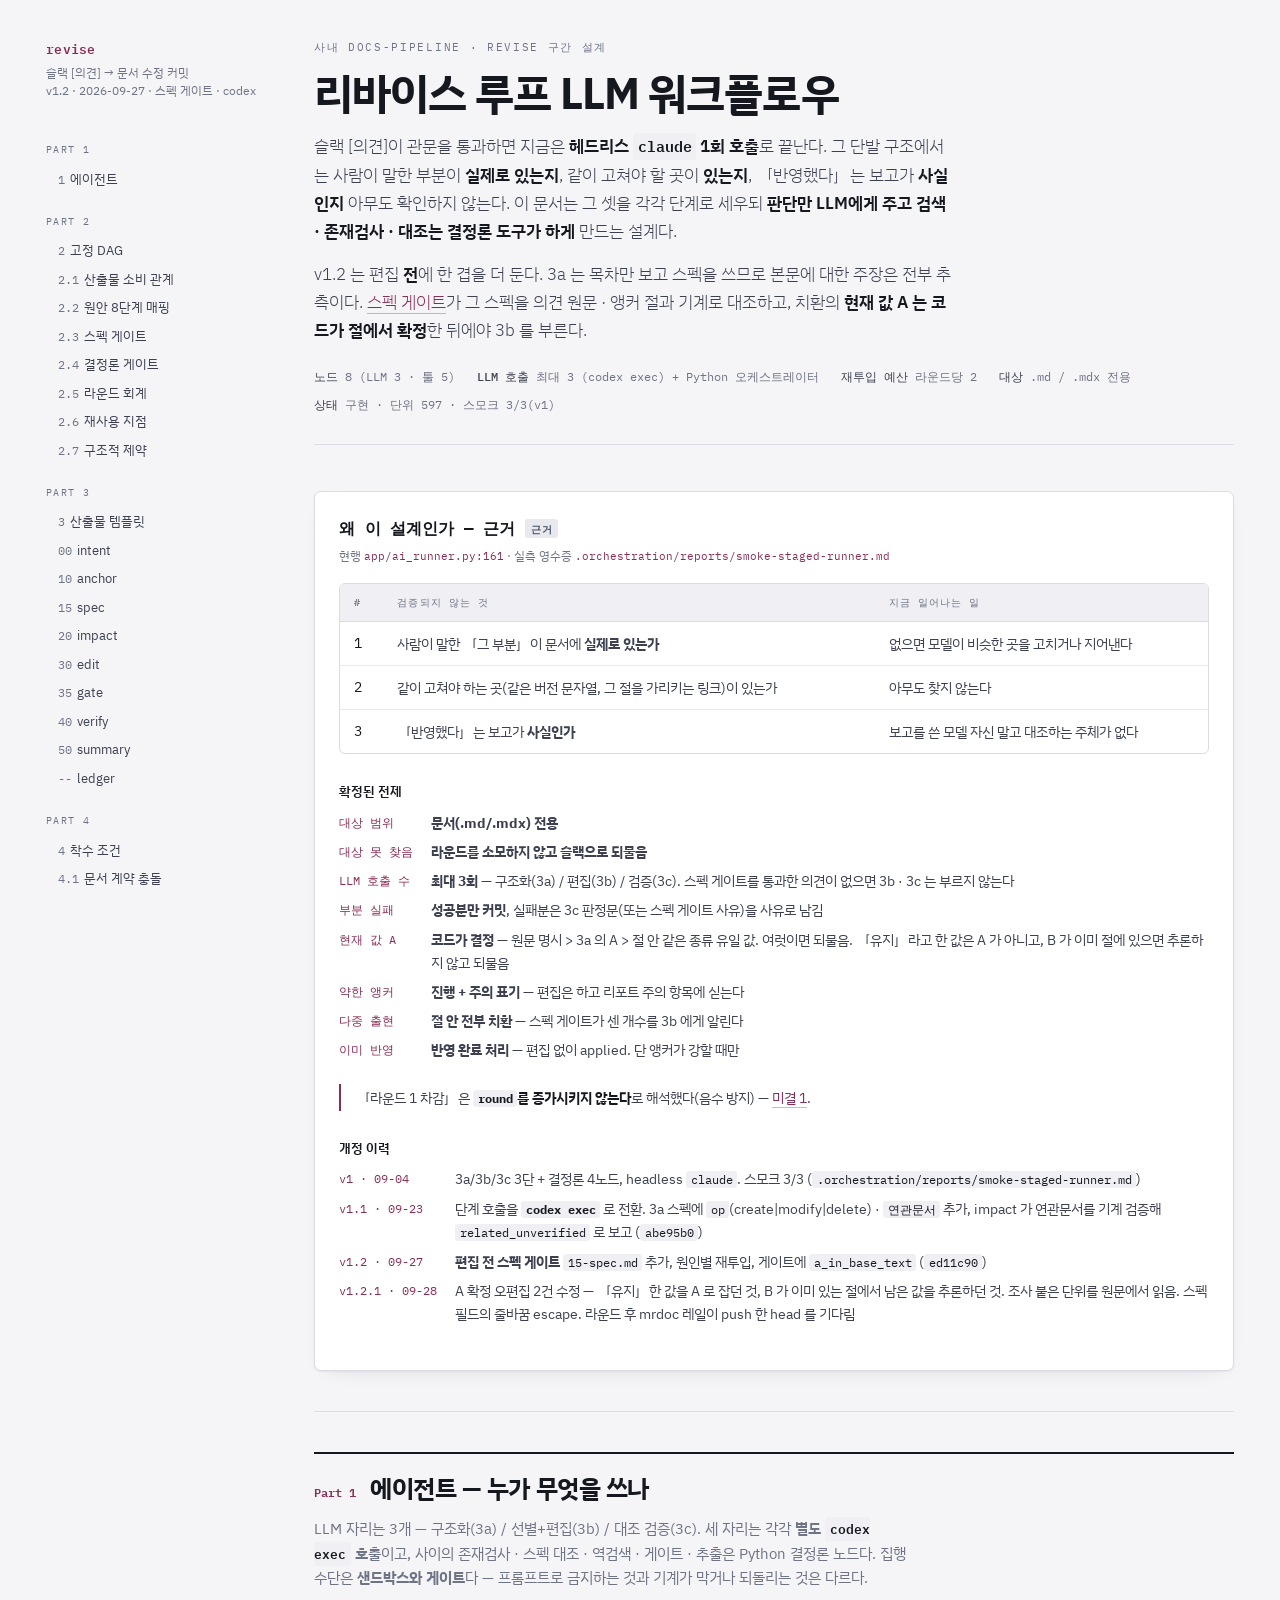
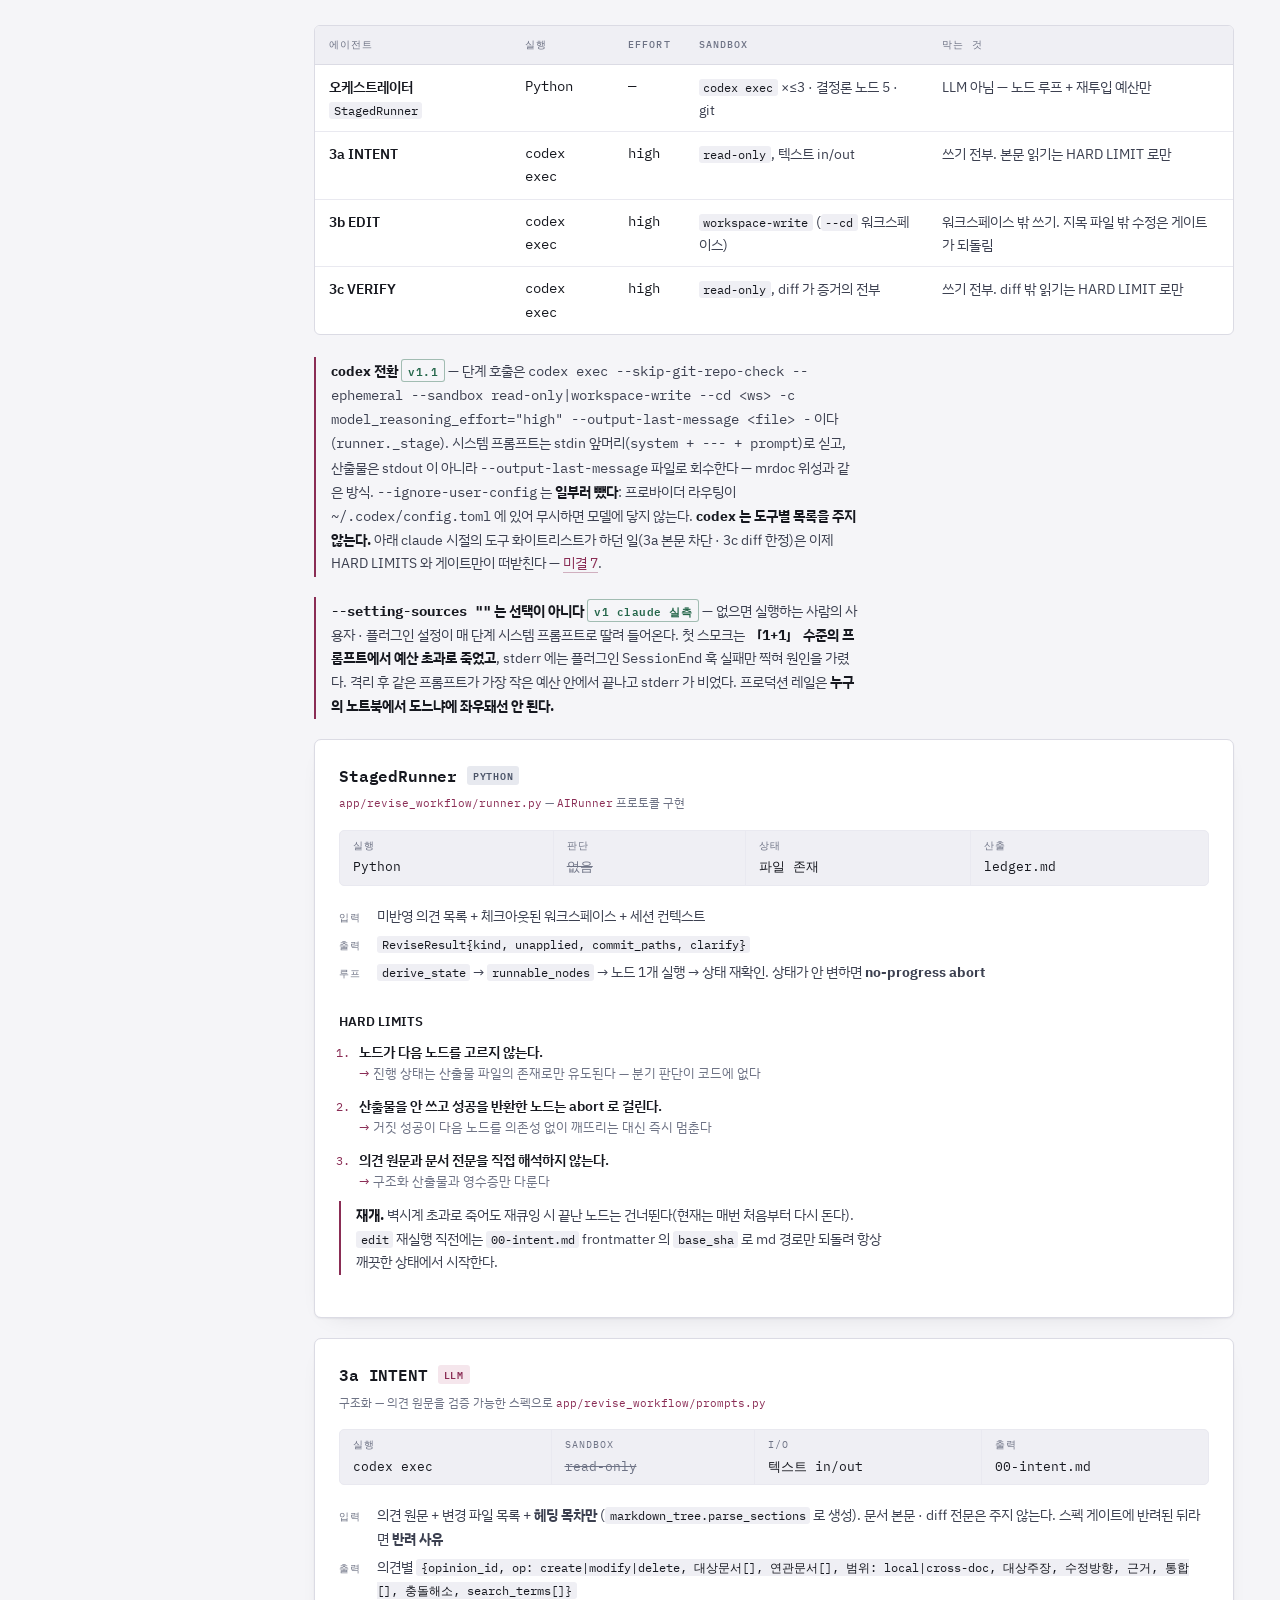
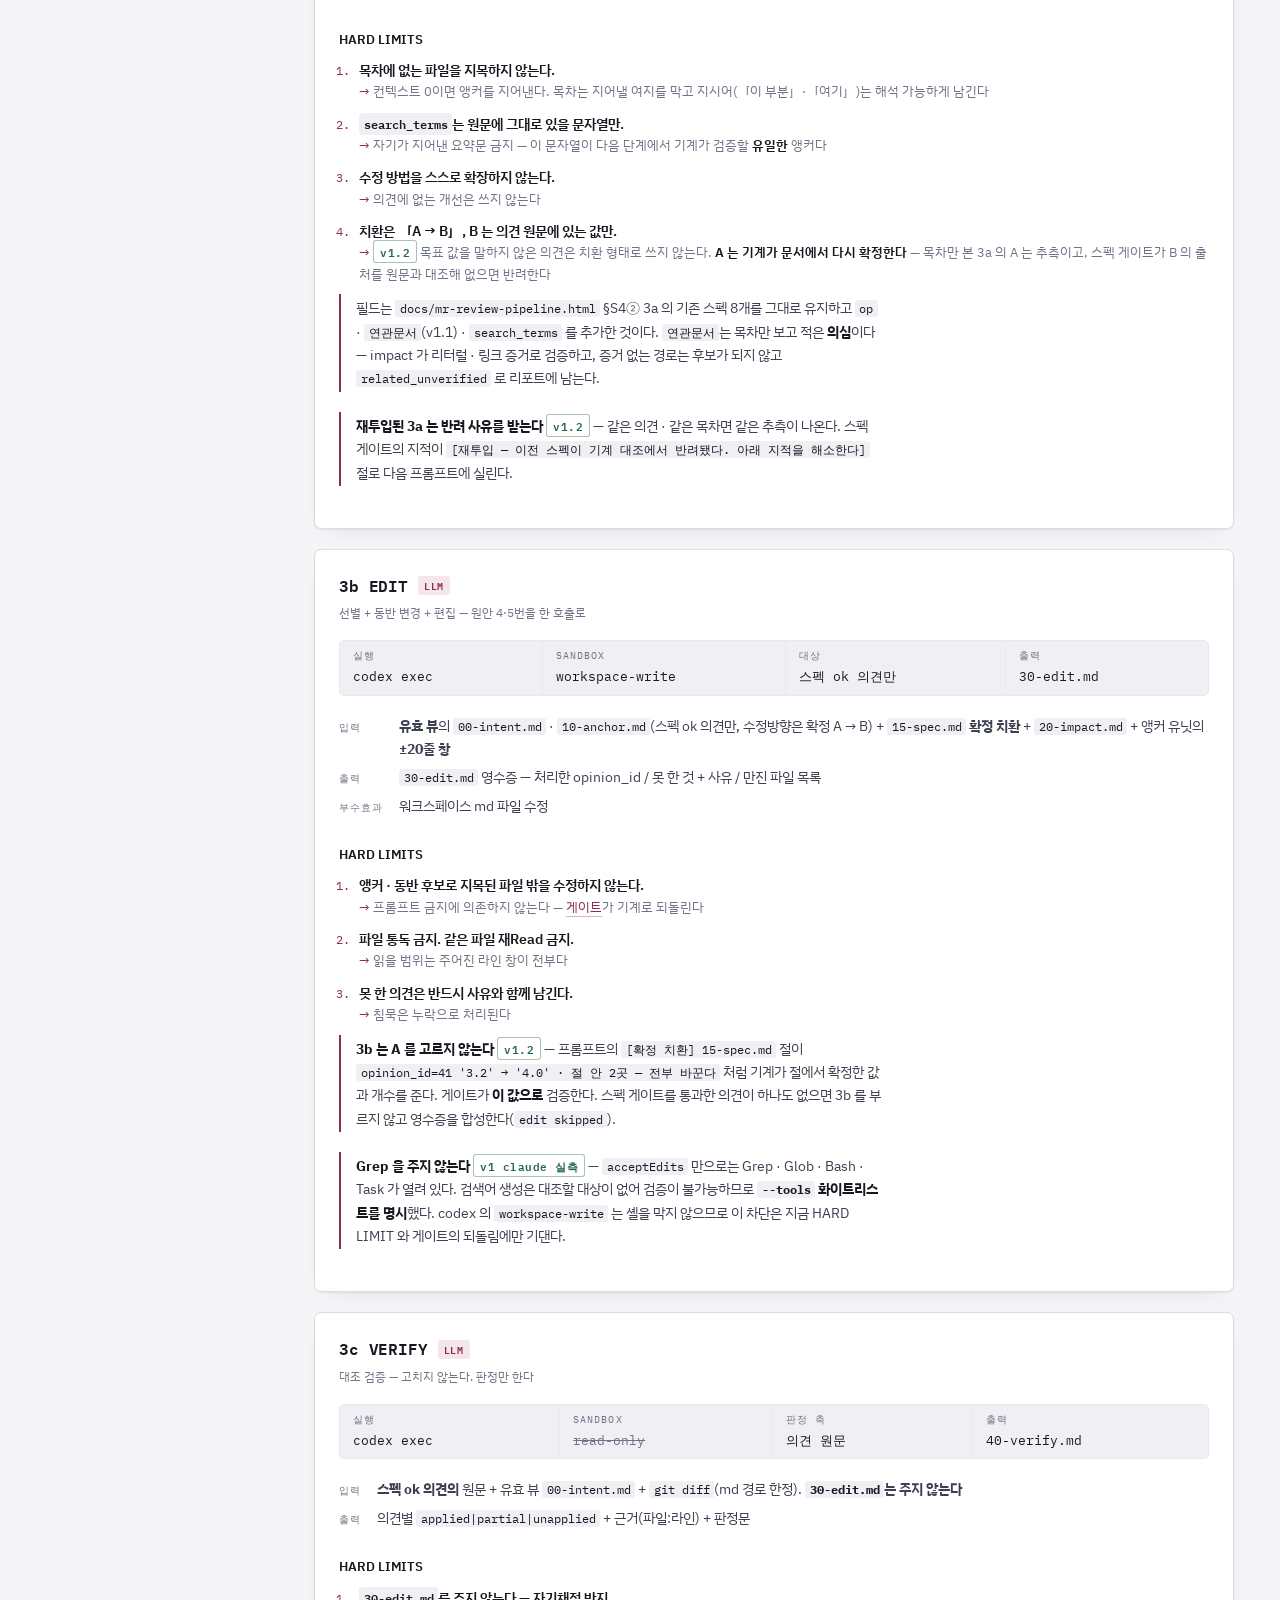
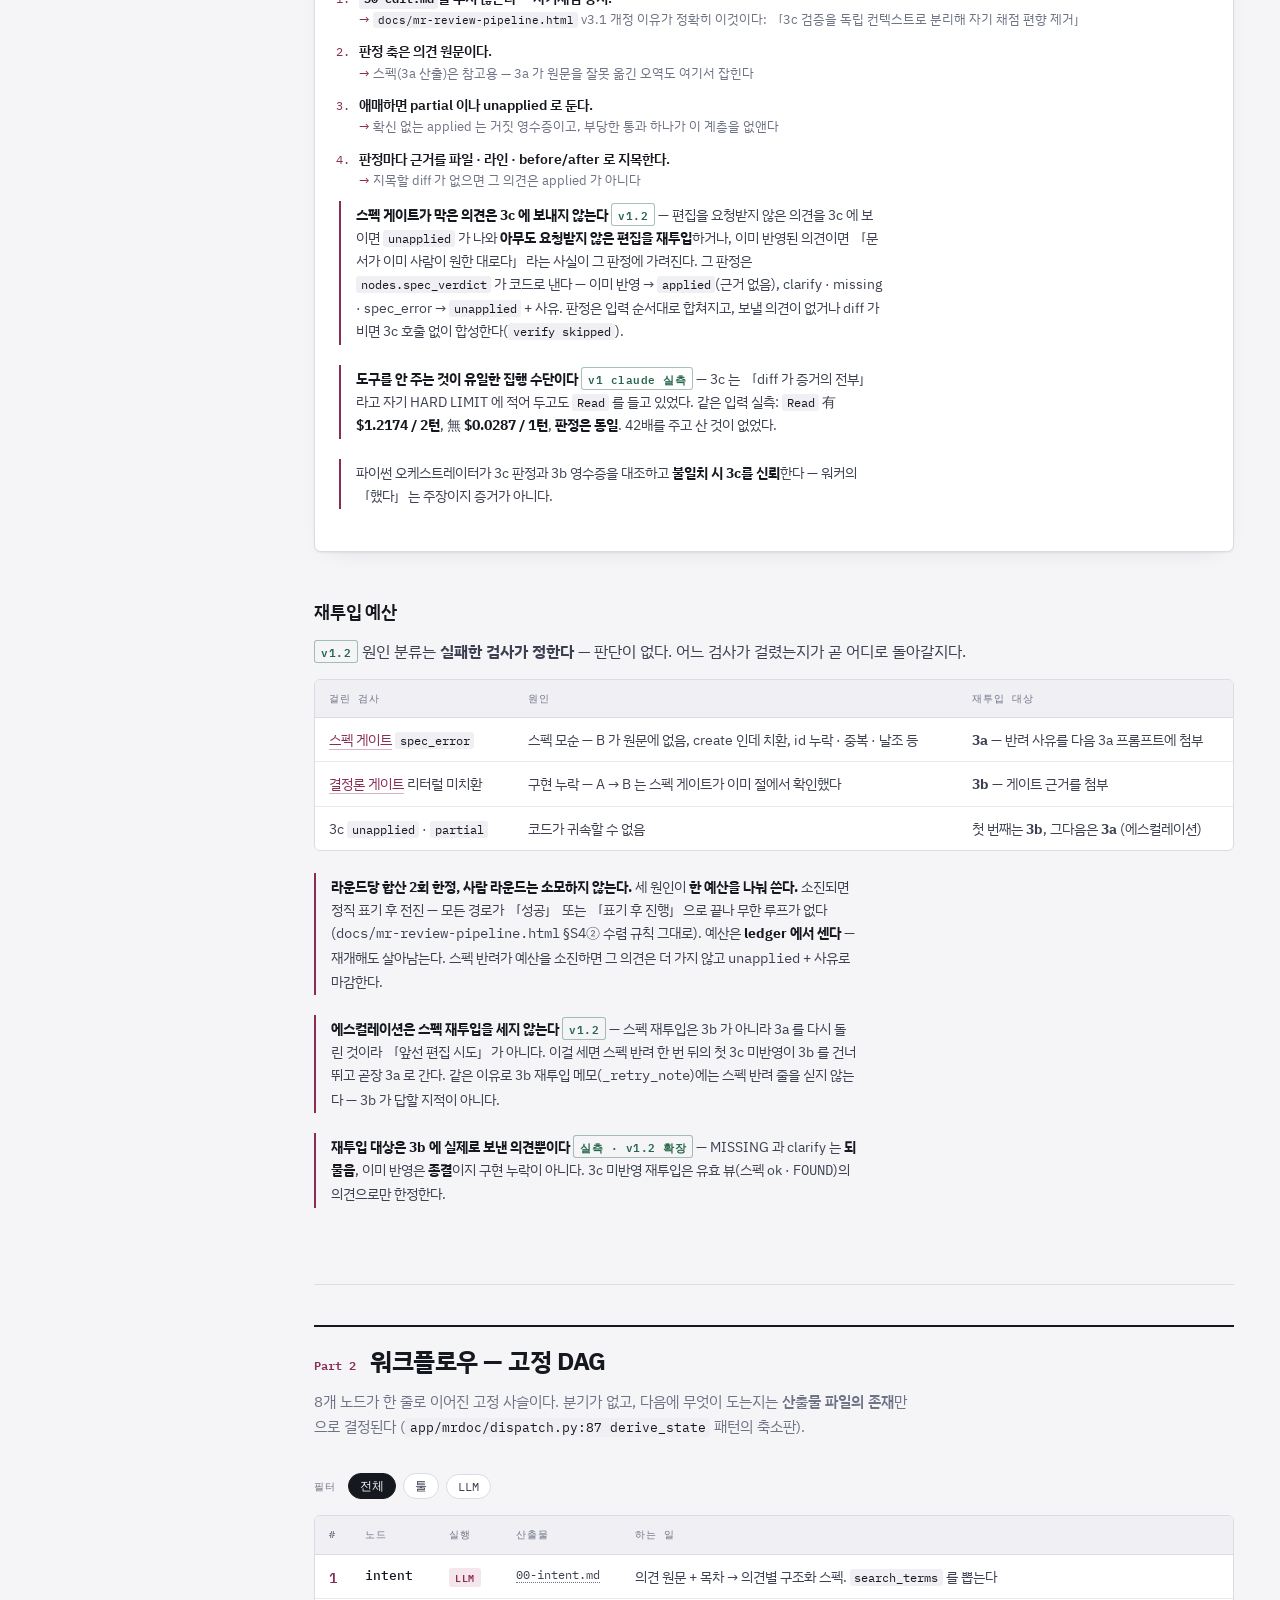
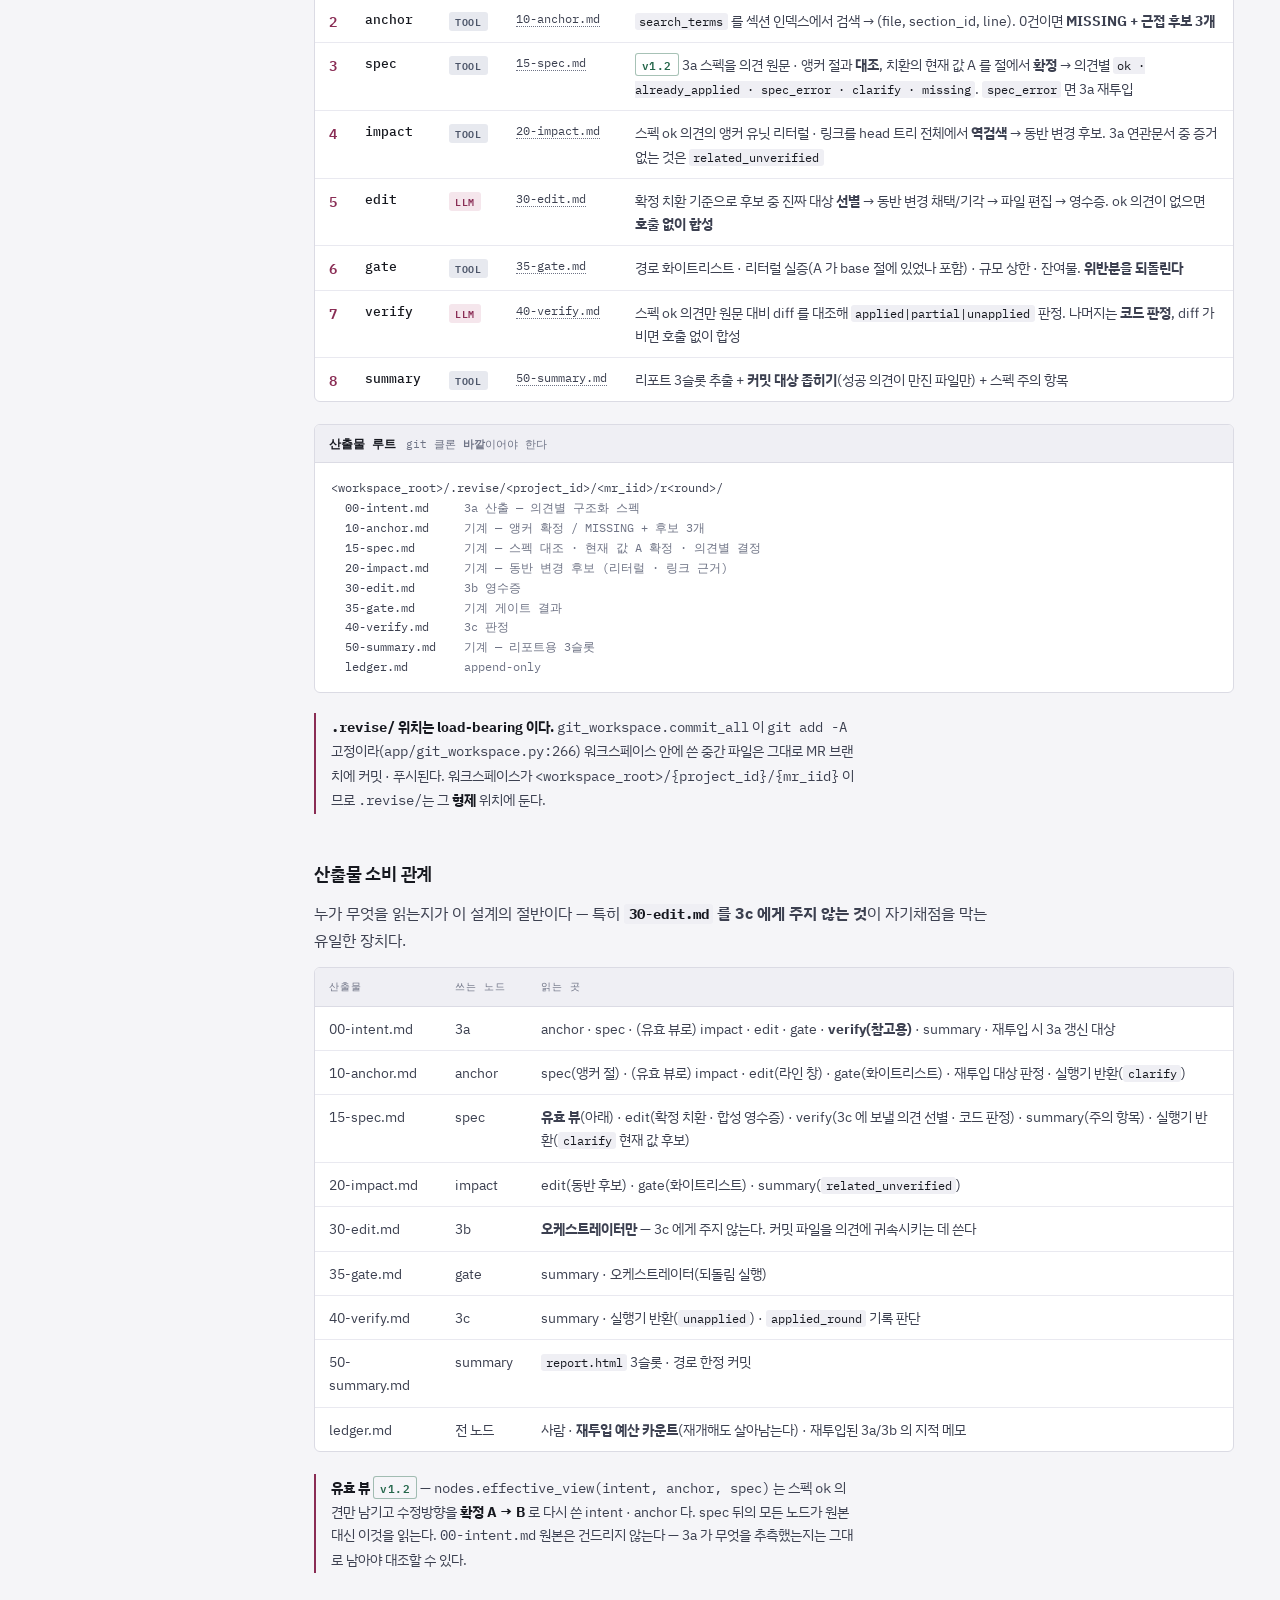
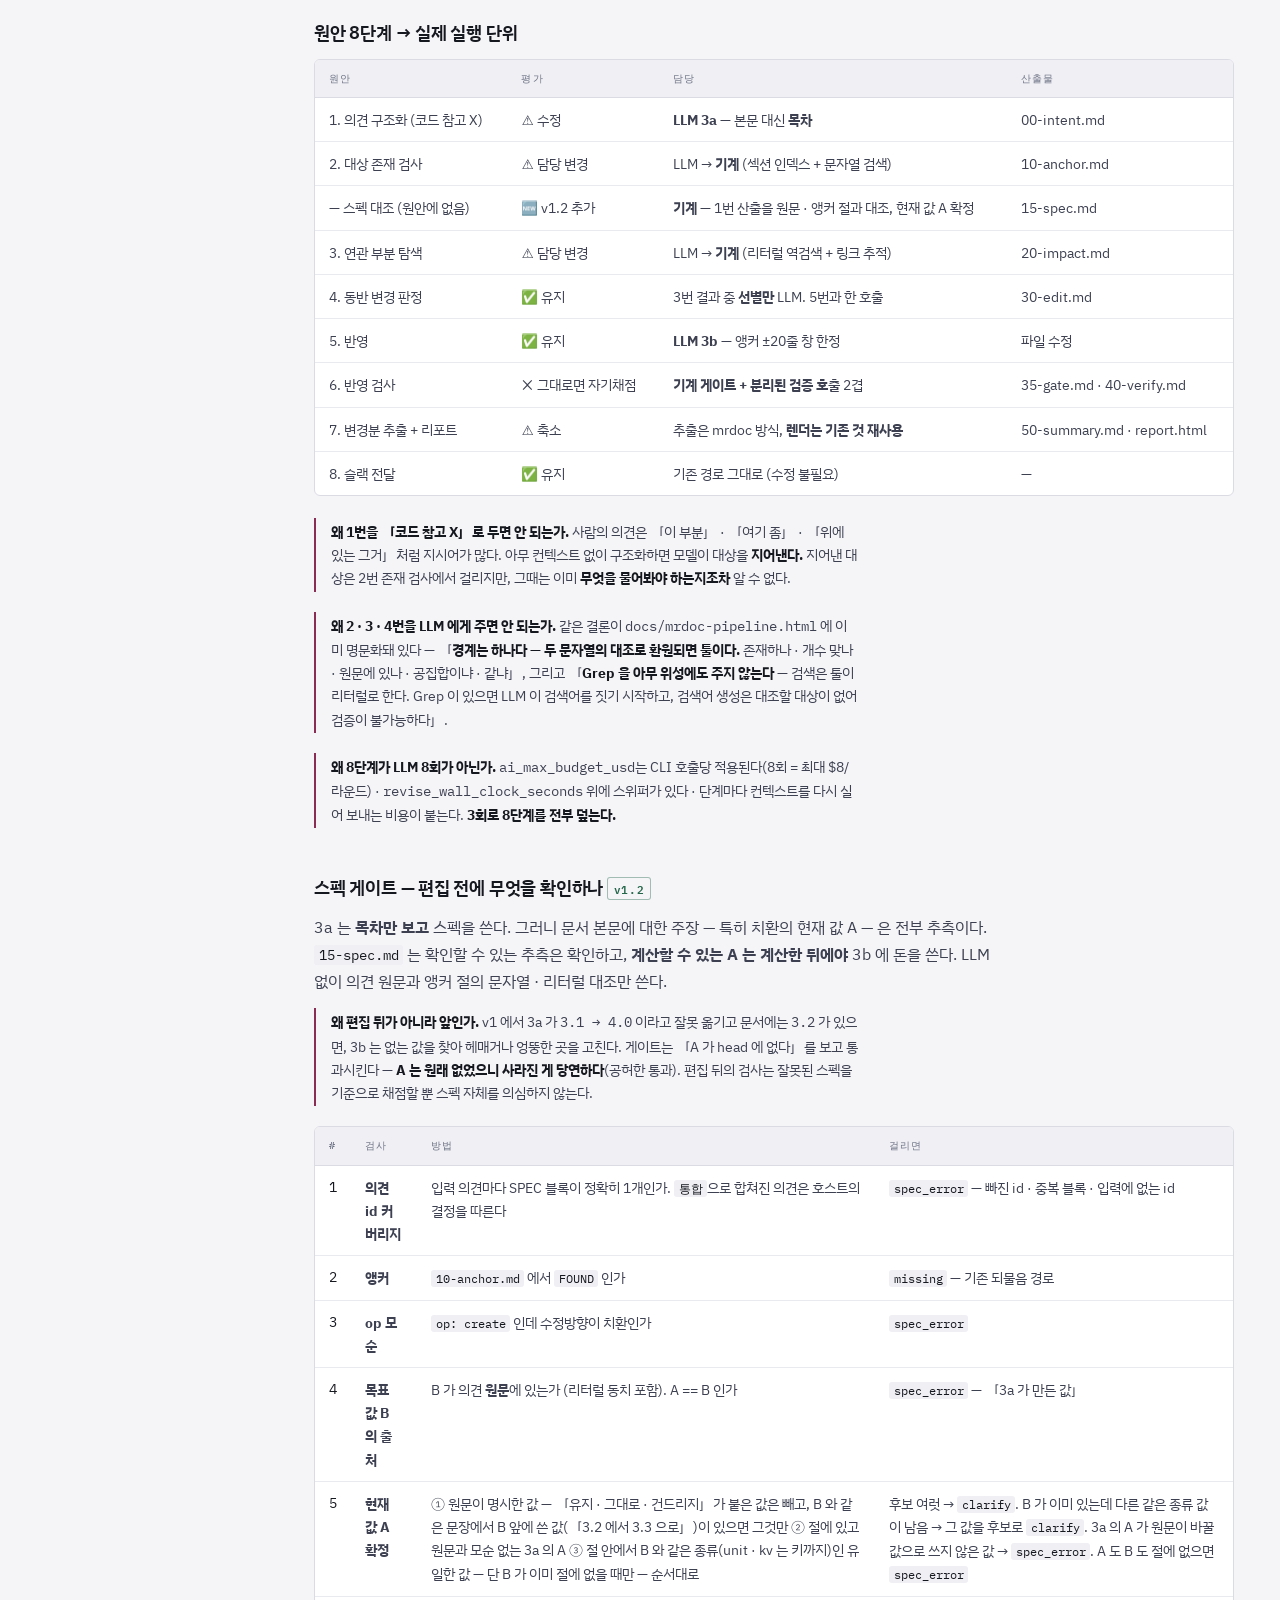
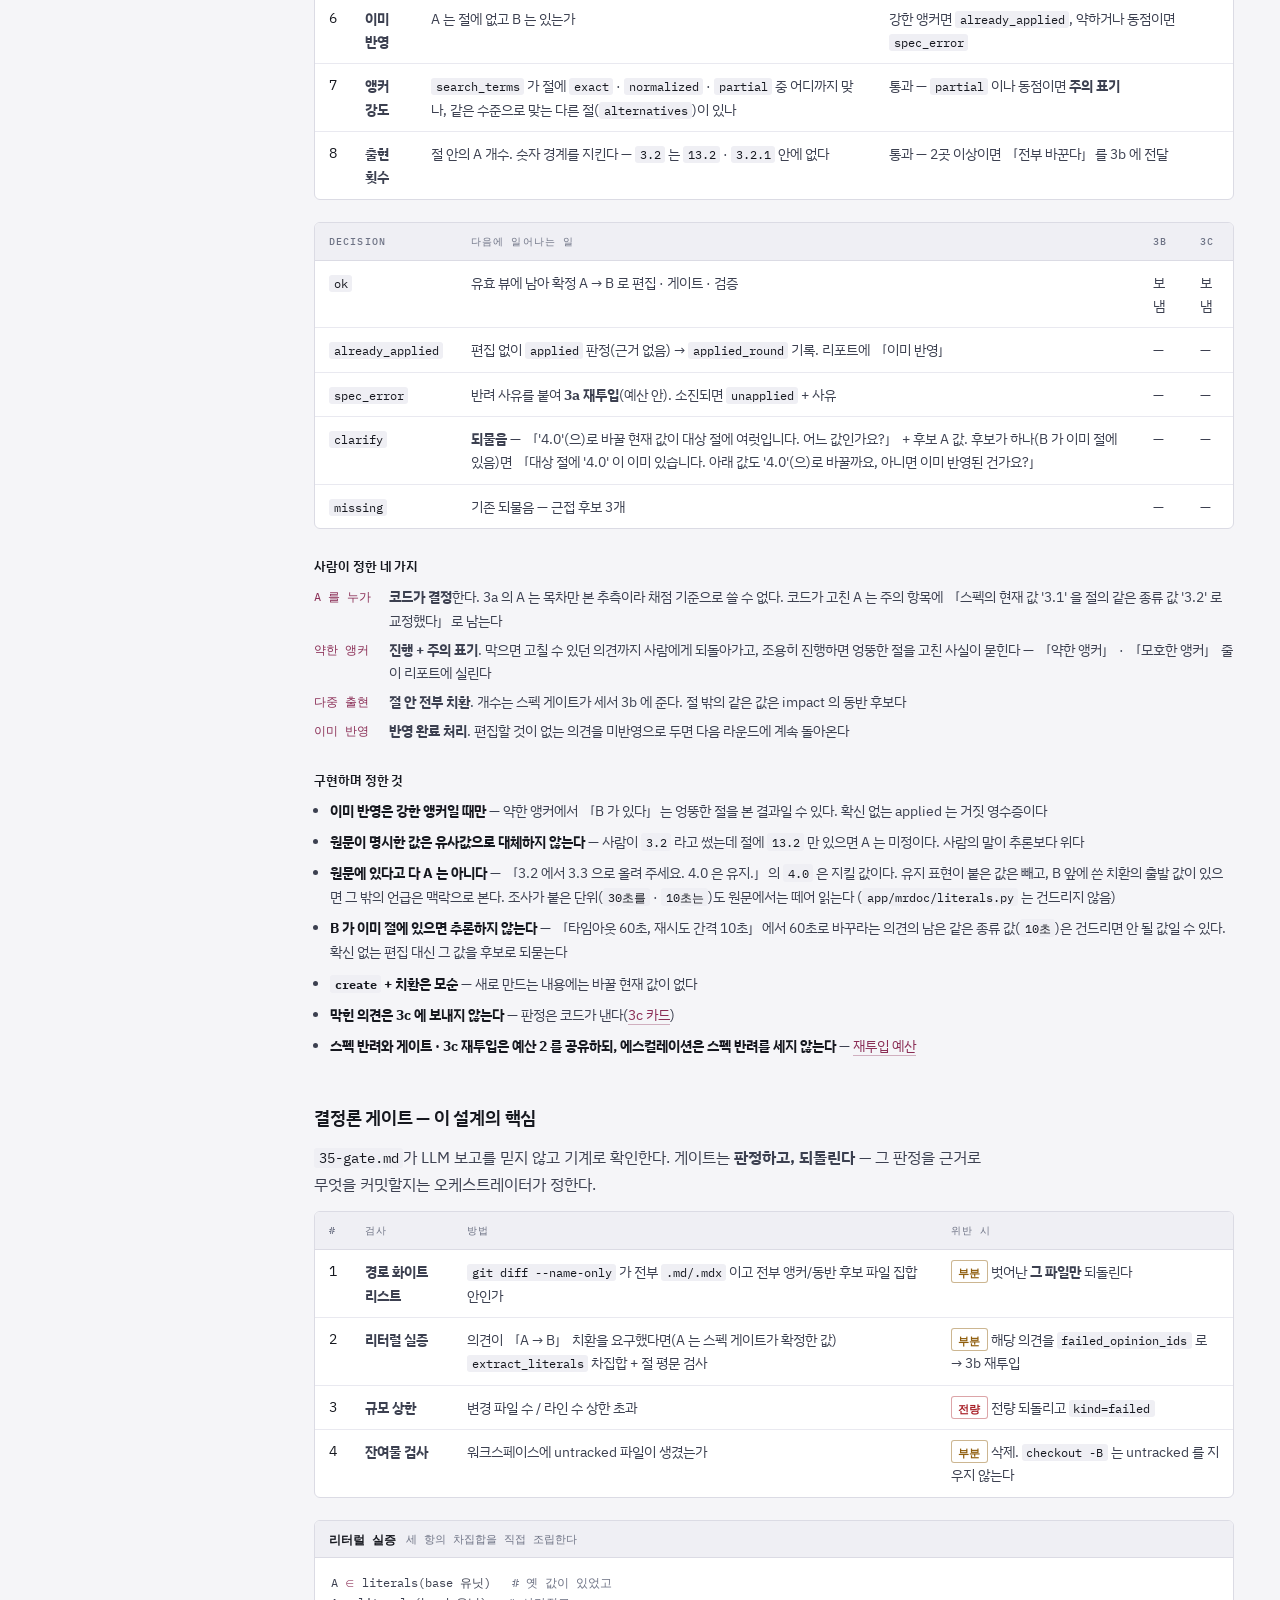
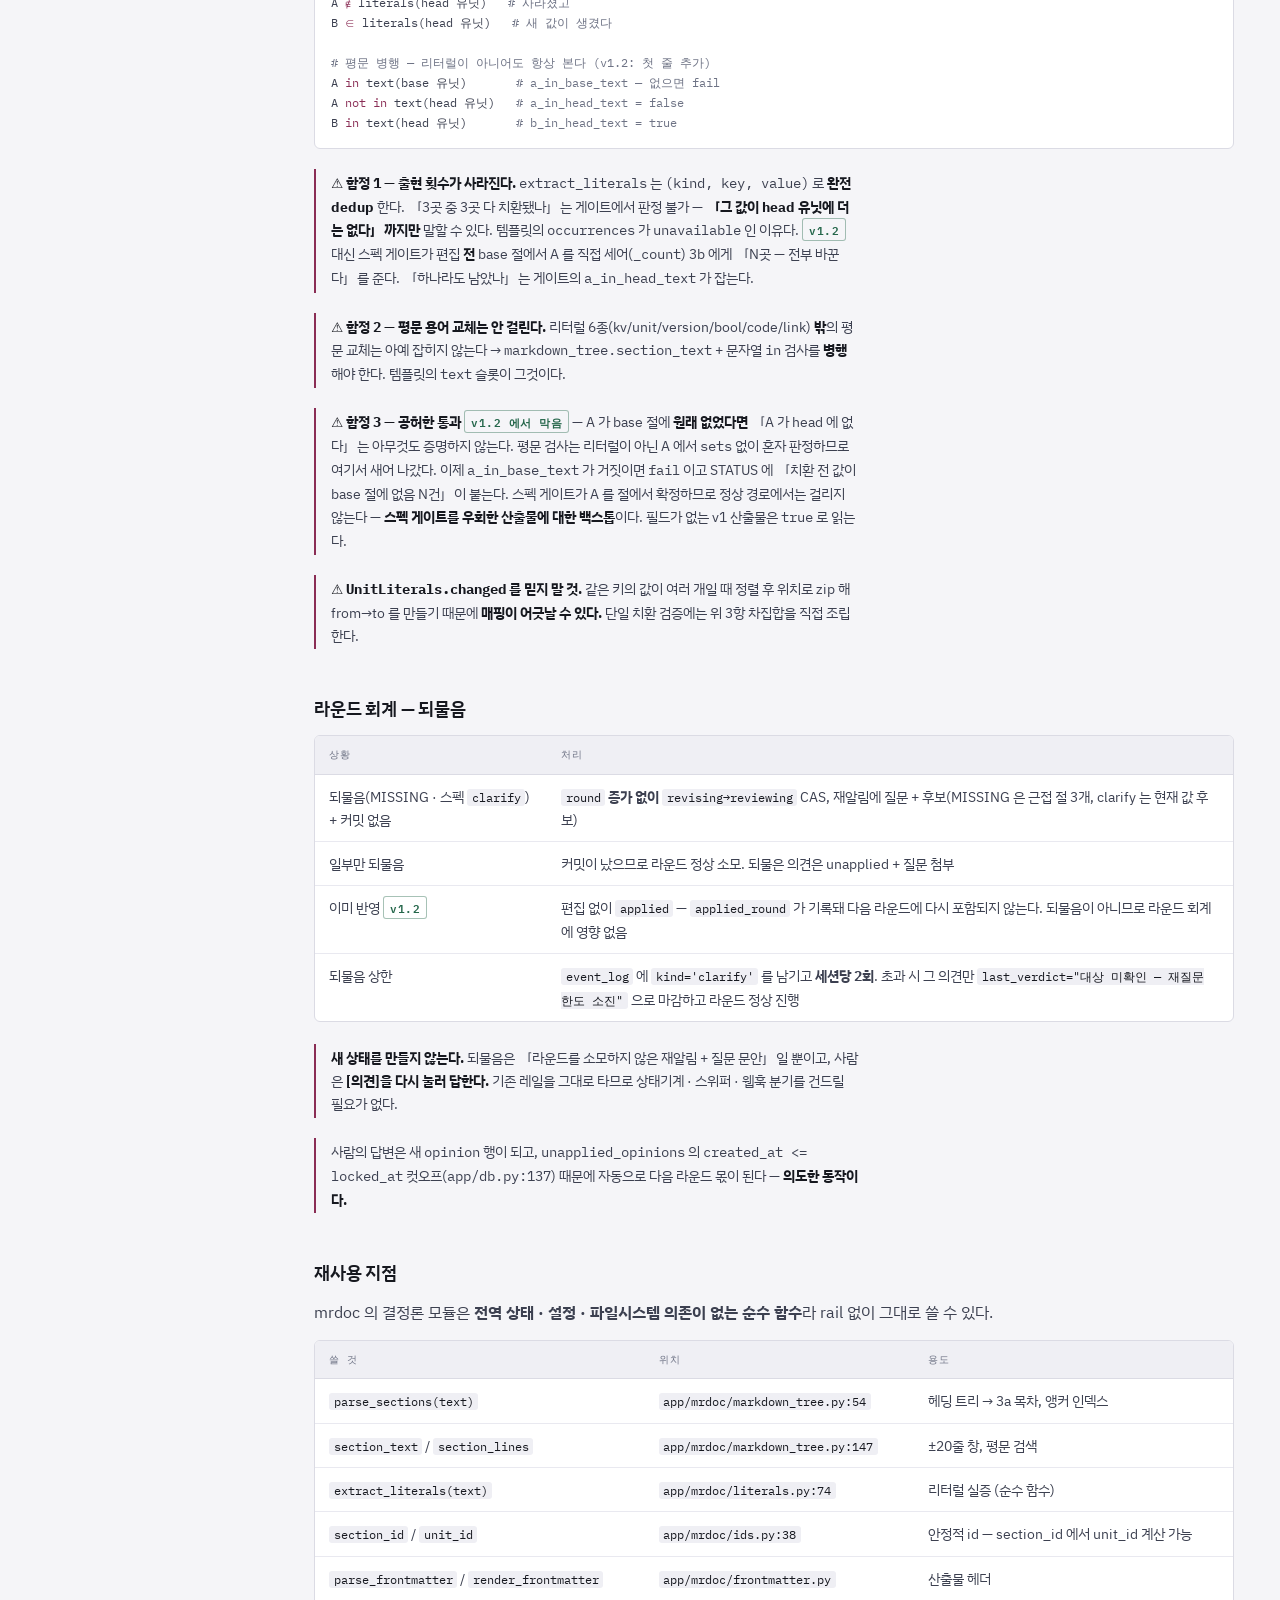
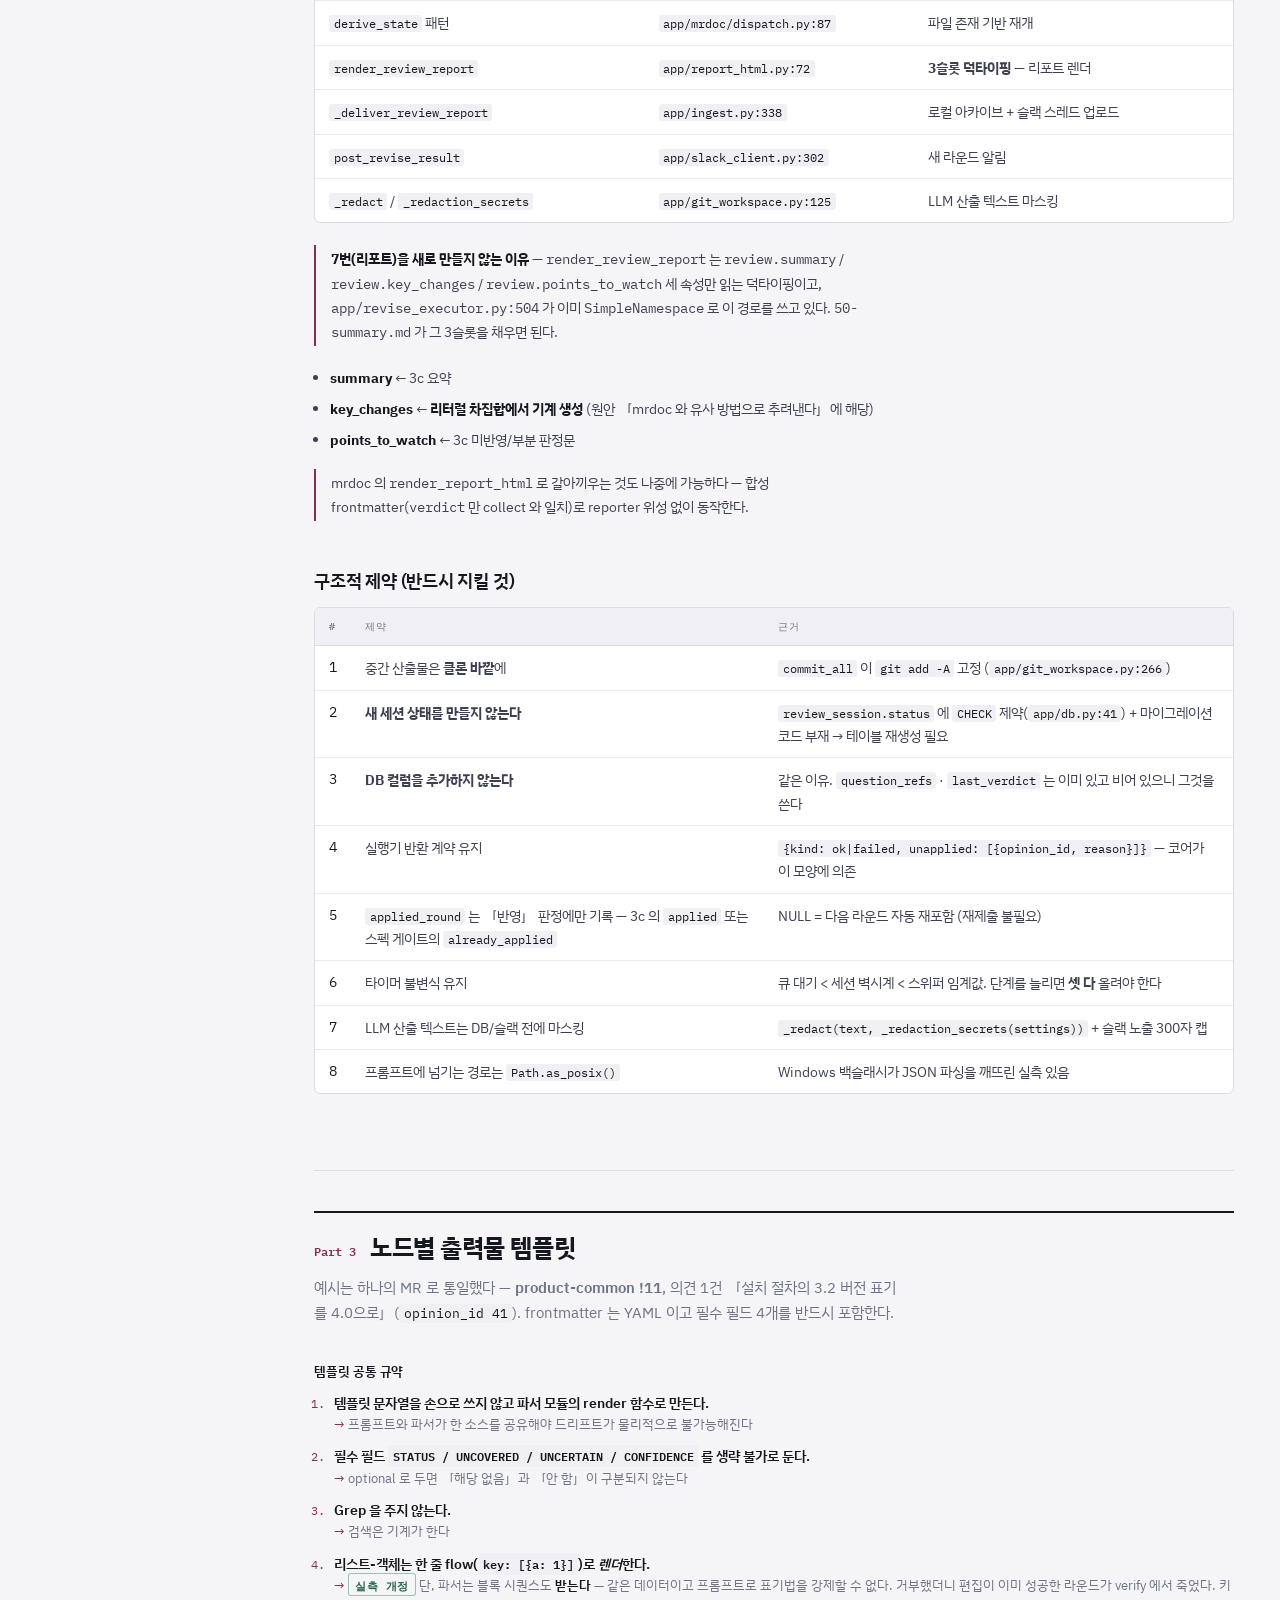
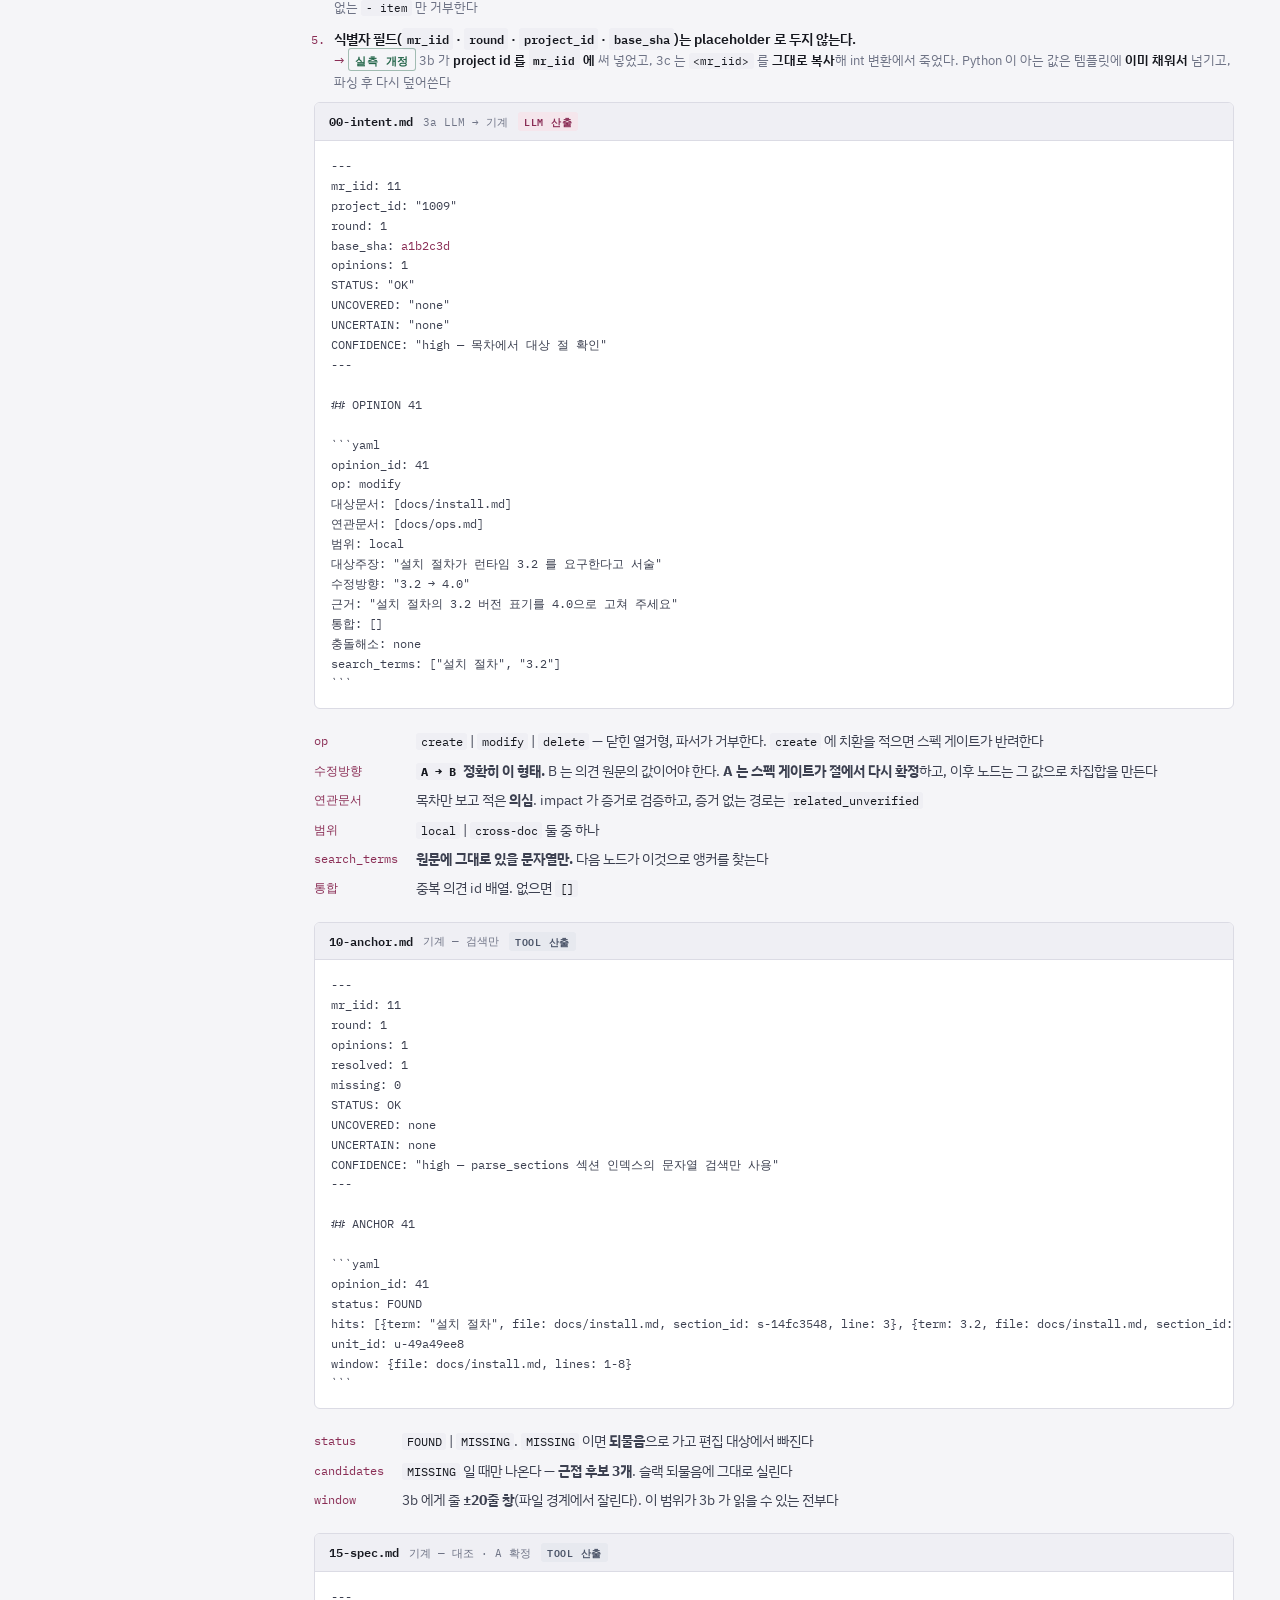
<file: docs/revise-workflow.html>
<!doctype html>
<html lang="ko">
<head>
<meta charset="utf-8">
<meta name="viewport" content="width=device-width, initial-scale=1">
<style>*,*::before,*::after{box-sizing:border-box}body{margin:0}img,svg{max-width:100%}</style>
<title>리바이스 루프 LLM 워크플로우 제안</title>
<link rel="preconnect" href="https://fonts.googleapis.com">
<link rel="preconnect" href="https://fonts.gstatic.com" crossorigin>
<link rel="stylesheet" href="https://fonts.googleapis.com/css2?family=IBM+Plex+Mono:wght@400;500;600&family=IBM+Plex+Sans+KR:wght@300;400;500;600;700&display=swap">

<style>
:root{
  --ground:#F5F5F8;
  --surface:#FFFFFF;
  --surface-2:#EFEFF4;
  --ink:#16181F;
  --ink-2:#3C4050;
  --mute:#6E7385;
  --line:#DBDBE4;
  --line-soft:#E9E9F0;
  --accent:#8A2D55;
  --accent-soft:#F5E6EC;
  --tool:#4B5468;
  --tool-soft:#E7E9EF;
  --block:#A81F27;
  --review:#8F5D0C;
  --pass:#24664A;
  --shadow:0 1px 2px rgba(22,24,31,.06),0 8px 24px -16px rgba(22,24,31,.18);
}
@media (prefers-color-scheme:dark){
  :root:not([data-theme="light"]){
    --ground:#11121A;
    --surface:#191B24;
    --surface-2:#212430;
    --ink:#E9E9EF;
    --ink-2:#BCBFCC;
    --mute:#8A8FA2;
    --line:#2C3040;
    --line-soft:#242833;
    --accent:#E48CAD;
    --accent-soft:#331F29;
    --tool:#A3ACC1;
    --tool-soft:#242936;
    --block:#F08A90;
    --review:#DCA84A;
    --pass:#6FC49B;
    --shadow:0 1px 2px rgba(0,0,0,.4),0 10px 28px -18px rgba(0,0,0,.7);
  }
}
:root[data-theme="dark"]{
  --ground:#11121A;
  --surface:#191B24;
  --surface-2:#212430;
  --ink:#E9E9EF;
  --ink-2:#BCBFCC;
  --mute:#8A8FA2;
  --line:#2C3040;
  --line-soft:#242833;
  --accent:#E48CAD;
  --accent-soft:#331F29;
  --tool:#A3ACC1;
  --tool-soft:#242936;
  --block:#F08A90;
  --review:#DCA84A;
  --pass:#6FC49B;
  --shadow:0 1px 2px rgba(0,0,0,.4),0 10px 28px -18px rgba(0,0,0,.7);
}

*{box-sizing:border-box}
body{
  margin:0;
  background:var(--ground);
  color:var(--ink);
  font-family:"IBM Plex Sans KR","Malgun Gothic",system-ui,sans-serif;
  font-weight:400;
  font-size:15.5px;
  line-height:1.72;
  -webkit-font-smoothing:antialiased;
}
code,pre,.mono{font-family:"IBM Plex Mono",ui-monospace,Consolas,monospace}

/* ---------- shell ---------- */
.shell{max-width:1240px;margin:0 auto;padding:0 26px;display:grid;grid-template-columns:216px minmax(0,1fr);gap:52px;align-items:start}
@media (max-width:940px){.shell{grid-template-columns:1fr;gap:0}}

/* ---------- rail ---------- */
.rail{position:sticky;top:0;padding:38px 0 60px;max-height:100vh;overflow-y:auto}
@media (max-width:940px){.rail{position:static;max-height:none;padding:26px 0 0;border-bottom:1px solid var(--line);margin-bottom:26px}}
.rail-brand{font-family:"IBM Plex Mono",monospace;font-size:13px;font-weight:600;letter-spacing:.02em;color:var(--accent);margin-bottom:4px}
.rail-sub{font-size:11.5px;color:var(--mute);line-height:1.5;margin-bottom:24px}
.rail nav{display:flex;flex-direction:column;gap:2px}
.rail-part{font-family:"IBM Plex Mono",monospace;font-size:10px;letter-spacing:.14em;text-transform:uppercase;color:var(--mute);margin:18px 0 6px}
.rail a{display:block;color:var(--ink-2);text-decoration:none;font-size:12.5px;padding:2.5px 8px 2.5px 10px;border-left:2px solid transparent;border-radius:0 3px 3px 0}
.rail a:hover{color:var(--ink);background:var(--surface-2)}
.rail a.on{color:var(--accent);border-left-color:var(--accent);font-weight:500}
.rail a:focus-visible{outline:2px solid var(--accent);outline-offset:1px}
.rail a .mono{font-size:11.5px;color:var(--mute);margin-right:5px}
.rail a.on .mono{color:var(--accent)}

/* ---------- masthead ---------- */
main{padding:38px 0 120px;min-width:0}
.masthead{border-bottom:1px solid var(--line);padding-bottom:30px;margin-bottom:46px}
.eyebrow{font-family:"IBM Plex Mono",monospace;font-size:10.5px;letter-spacing:.16em;text-transform:uppercase;color:var(--mute)}
h1{font-size:clamp(30px,4.4vw,44px);line-height:1.14;font-weight:700;letter-spacing:-.022em;margin:12px 0 14px;text-wrap:balance}
.dek{font-size:16.5px;color:var(--ink-2);max-width:64ch;font-weight:300}
.dek b{font-weight:600;color:var(--ink)}
.meta{display:flex;flex-wrap:wrap;gap:8px 22px;margin-top:22px;font-family:"IBM Plex Mono",monospace;font-size:11.5px;color:var(--mute)}
.meta span b{color:var(--ink-2);font-weight:500}

/* ---------- sections ---------- */
section{margin-bottom:76px;scroll-margin-top:24px}
.part-head{display:flex;align-items:baseline;gap:14px;border-top:2px solid var(--ink);padding-top:12px;margin-bottom:8px}
.part-num{font-family:"IBM Plex Mono",monospace;font-size:12px;font-weight:600;color:var(--accent)}
h2{font-size:25px;font-weight:700;letter-spacing:-.018em;margin:0;text-wrap:balance}
.part-note{font-size:14.5px;color:var(--mute);max-width:66ch;margin:0 0 34px}
h3{font-size:17.5px;font-weight:600;letter-spacing:-.012em;margin:44px 0 12px;text-wrap:balance;scroll-margin-top:20px}
h4{font-size:13px;font-weight:600;margin:26px 0 8px;letter-spacing:-.005em}
p{margin:0 0 14px;max-width:70ch}
.lede{max-width:68ch;color:var(--ink-2)}
strong{font-weight:600}
a.inline{color:var(--accent);text-decoration:none;border-bottom:1px solid color-mix(in srgb,var(--accent) 35%,transparent)}
a.inline:hover{border-bottom-color:var(--accent)}

/* ---------- chips / badges ---------- */
.kind{font-family:"IBM Plex Mono",monospace;font-size:10px;font-weight:600;letter-spacing:.07em;text-transform:uppercase;padding:2px 6px;border-radius:3px;white-space:nowrap;display:inline-block;line-height:1.5}
.kind.tool{color:var(--tool);background:var(--tool-soft)}
.kind.llm{color:var(--accent);background:var(--accent-soft)}
.req{font-family:"IBM Plex Mono",monospace;font-size:10.5px;color:var(--mute);white-space:nowrap}
.req.core{color:var(--ink-2);font-weight:600}
.gate{font-family:"IBM Plex Mono",monospace;font-size:10.5px;font-weight:600;padding:2px 7px;border-radius:3px;letter-spacing:.05em}
.gate.b{color:var(--block);box-shadow:inset 0 0 0 1px color-mix(in srgb,var(--block) 40%,transparent)}
.gate.r{color:var(--review);box-shadow:inset 0 0 0 1px color-mix(in srgb,var(--review) 45%,transparent)}
.gate.p{color:var(--pass);box-shadow:inset 0 0 0 1px color-mix(in srgb,var(--pass) 40%,transparent)}

/* ---------- tables ---------- */
.tw{overflow-x:auto;margin:0 0 22px;border:1px solid var(--line);border-radius:6px;background:var(--surface)}
table{border-collapse:collapse;width:100%;font-size:13.5px;min-width:560px}
th{text-align:left;font-family:"IBM Plex Mono",monospace;font-size:10px;letter-spacing:.11em;text-transform:uppercase;color:var(--mute);font-weight:500;padding:10px 14px;border-bottom:1px solid var(--line);white-space:nowrap;background:var(--surface-2)}
td{padding:10px 14px;border-bottom:1px solid var(--line-soft);vertical-align:top;color:var(--ink-2)}
tbody tr:last-child td{border-bottom:none}
td.num{font-variant-numeric:tabular-nums;font-family:"IBM Plex Mono",monospace;color:var(--ink)}
td code,p code,li code,.card code,dd code{font-size:.88em;background:var(--surface-2);padding:1px 4.5px;border-radius:3px;color:var(--ink)}
td strong{color:var(--ink)}

/* ---------- pipeline ---------- */
.filters{display:flex;flex-wrap:wrap;gap:7px;margin-bottom:16px;align-items:center}
.filters .lbl{font-family:"IBM Plex Mono",monospace;font-size:10px;letter-spacing:.12em;text-transform:uppercase;color:var(--mute);margin-right:5px}
.filters button{font-family:"IBM Plex Mono",monospace;font-size:11.5px;color:var(--ink-2);background:var(--surface);border:1px solid var(--line);padding:4px 11px;border-radius:99px;cursor:pointer}
.filters button:hover{border-color:var(--mute)}
.filters button[aria-pressed="true"]{background:var(--ink);color:var(--ground);border-color:var(--ink)}
.filters button:focus-visible{outline:2px solid var(--accent);outline-offset:2px}
table.pipe{min-width:720px}
table.pipe td:first-child{font-family:"IBM Plex Mono",monospace;font-weight:600;color:var(--accent);white-space:nowrap;font-variant-numeric:tabular-nums}
table.pipe .nm{font-family:"IBM Plex Mono",monospace;font-size:12.5px;color:var(--ink);font-weight:500;white-space:nowrap}
table.pipe .out{font-family:"IBM Plex Mono",monospace;font-size:11.5px;white-space:nowrap}
table.pipe .out a{color:var(--ink-2);text-decoration:none;border-bottom:1px dotted var(--mute)}
table.pipe .out a:hover{color:var(--accent);border-bottom-color:var(--accent)}
table.pipe tr[data-opt="1"] td:first-child{color:var(--mute)}
table.pipe tr.hide{display:none}

/* ---------- cards ---------- */
.card{background:var(--surface);border:1px solid var(--line);border-radius:7px;padding:22px 24px;margin-bottom:20px;box-shadow:var(--shadow)}
.card.opt{border-style:dashed}
.card-top{display:flex;flex-wrap:wrap;align-items:center;gap:10px;margin-bottom:4px}
.card-name{font-family:"IBM Plex Mono",monospace;font-size:16px;font-weight:600;letter-spacing:-.01em;color:var(--ink)}
.card-ref{font-size:12px;color:var(--mute);margin-bottom:16px}
.card-ref code{background:none;padding:0;color:var(--accent)}
.fm{display:flex;flex-wrap:wrap;gap:0;border:1px solid var(--line-soft);border-radius:5px;overflow:hidden;margin-bottom:18px;background:var(--surface-2)}
.fm div{padding:7px 13px;border-right:1px solid var(--line-soft);flex:1 1 auto;min-width:96px}
.fm div:last-child{border-right:none}
.fm dt{font-family:"IBM Plex Mono",monospace;font-size:9.5px;letter-spacing:.11em;text-transform:uppercase;color:var(--mute);margin:0 0 2px}
.fm dd{margin:0;font-family:"IBM Plex Mono",monospace;font-size:12.5px;color:var(--ink);font-variant-numeric:tabular-nums}
.fm dd.no{color:var(--mute);text-decoration:line-through}

dl.io{margin:0 0 16px;display:grid;grid-template-columns:max-content minmax(0,1fr);gap:5px 16px;align-items:baseline}
dl.io dt{font-family:"IBM Plex Mono",monospace;font-size:10px;letter-spacing:.11em;text-transform:uppercase;color:var(--mute);padding-top:3px}
dl.io dd{margin:0;font-size:13.5px;color:var(--ink-2)}
@media (max-width:600px){dl.io{grid-template-columns:1fr;gap:1px 0}dl.io dd{margin-bottom:9px}}

ol.hl{margin:0;padding-left:1.35em;font-size:13.5px;color:var(--ink-2)}
ol.hl li{margin-bottom:9px;padding-left:2px}
ol.hl li::marker{font-family:"IBM Plex Mono",monospace;font-size:11.5px;color:var(--accent)}
ol.hl b{color:var(--ink);font-weight:600}
ol.hl .alt{display:block;color:var(--mute);font-size:12.5px}
ol.hl .alt::before{content:"→ ";color:var(--accent)}

ul.plain{margin:0 0 16px;padding-left:1.15em;font-size:14px;color:var(--ink-2)}
ul.plain li{margin-bottom:7px}
ul.plain b{color:var(--ink)}

/* ---------- code ---------- */
.codewrap{border:1px solid var(--line);border-radius:6px;background:var(--surface);margin:0 0 20px;overflow:hidden}
.codewrap .bar{display:flex;flex-wrap:wrap;align-items:center;gap:10px;padding:8px 14px;border-bottom:1px solid var(--line);background:var(--surface-2)}
.codewrap .bar .f{font-family:"IBM Plex Mono",monospace;font-size:12px;font-weight:600;color:var(--ink)}
.codewrap .bar .flow{font-family:"IBM Plex Mono",monospace;font-size:10.5px;color:var(--mute)}
pre{margin:0;padding:15px 16px;overflow-x:auto;font-size:12.3px;line-height:1.62;color:var(--ink-2);tab-size:2}
pre b{color:var(--ink);font-weight:600}
pre .c{color:var(--mute)}
pre .k{color:var(--accent)}

.note{border-left:2px solid var(--accent);padding:2px 0 2px 15px;margin:0 0 20px;font-size:13.5px;color:var(--ink-2);max-width:68ch}
.note b{color:var(--ink)}
.rule{border:none;border-top:1px solid var(--line);margin:40px 0}
.fields{margin:0 0 22px;display:grid;grid-template-columns:max-content minmax(0,1fr);gap:6px 18px;font-size:13.5px}
.fields dt{font-family:"IBM Plex Mono",monospace;font-size:12px;color:var(--accent);padding-top:2px;white-space:nowrap}
.fields dd{margin:0;color:var(--ink-2)}
@media (max-width:600px){.fields{grid-template-columns:1fr;gap:2px 0}.fields dd{margin-bottom:10px}}

footer{border-top:1px solid var(--line);padding-top:20px;font-family:"IBM Plex Mono",monospace;font-size:11px;color:var(--mute);display:flex;flex-wrap:wrap;gap:8px 26px}
@media (prefers-reduced-motion:no-preference){.rail a{transition:color .12s,border-color .12s,background .12s}.filters button{transition:background .14s,color .14s,border-color .14s}}
</style>

<div class="shell">
<aside class="rail">
  <div class="rail-brand">revise</div>
  <div class="rail-sub">슬랙 [의견] → 문서 수정 커밋<br>v1.2 · 2026-09-27 · 스펙 게이트 · codex</div>
  <nav id="nav">
    <div class="rail-part">Part 1</div>
    <a href="#agents"><span class="mono">1</span>에이전트</a>
    <div class="rail-part">Part 2</div>
    <a href="#pipeline"><span class="mono">2</span>고정 DAG</a>
    <a href="#consume"><span class="mono">2.1</span>산출물 소비 관계</a>
    <a href="#mapping"><span class="mono">2.2</span>원안 8단계 매핑</a>
    <a href="#spec"><span class="mono">2.3</span>스펙 게이트</a>
    <a href="#gate"><span class="mono">2.4</span>결정론 게이트</a>
    <a href="#rounds"><span class="mono">2.5</span>라운드 회계</a>
    <a href="#reuse"><span class="mono">2.6</span>재사용 지점</a>
    <a href="#limits"><span class="mono">2.7</span>구조적 제약</a>
    <div class="rail-part">Part 3</div>
    <a href="#templates"><span class="mono">3</span>산출물 템플릿</a>
    <a href="#t00"><span class="mono">00</span>intent</a>
    <a href="#t10"><span class="mono">10</span>anchor</a>
    <a href="#t15"><span class="mono">15</span>spec</a>
    <a href="#t20"><span class="mono">20</span>impact</a>
    <a href="#t30"><span class="mono">30</span>edit</a>
    <a href="#t35"><span class="mono">35</span>gate</a>
    <a href="#t40"><span class="mono">40</span>verify</a>
    <a href="#t50"><span class="mono">50</span>summary</a>
    <a href="#tledger"><span class="mono">--</span>ledger</a>
    <div class="rail-part">Part 4</div>
    <a href="#kickoff"><span class="mono">4</span>착수 조건</a>
    <a href="#contract"><span class="mono">4.1</span>문서 계약 충돌</a>
    <a href="#scope"><span class="mono">4.2</span>코드 변경 범위</a>
    <a href="#config"><span class="mono">4.3</span>설정</a>
    <a href="#verification"><span class="mono">4.4</span>검증</a>
    <a href="#open"><span class="mono">4.5</span>미결 사항</a>
  </nav>
</aside>

<main>
<div class="masthead">
  <div class="eyebrow">사내 docs-pipeline · revise 구간 설계</div>
  <h1>리바이스 루프 LLM 워크플로우</h1>
  <p class="dek">슬랙 [의견]이 관문을 통과하면 지금은 <b>헤드리스 <code>claude</code> 1회 호출</b>로 끝난다. 그 단발 구조에서는 사람이 말한 부분이 <b>실제로 있는지</b>, 같이 고쳐야 할 곳이 <b>있는지</b>, 「반영했다」는 보고가 <b>사실인지</b> 아무도 확인하지 않는다. 이 문서는 그 셋을 각각 단계로 세우되 <b>판단만 LLM에게 주고 검색 · 존재검사 · 대조는 결정론 도구가 하게</b> 만드는 설계다.</p>
  <p class="dek">v1.2 는 편집 <b>전</b>에 한 겹을 더 둔다. 3a 는 목차만 보고 스펙을 쓰므로 본문에 대한 주장은 전부 추측이다. <a class="inline" href="#spec">스펙 게이트</a>가 그 스펙을 의견 원문 · 앵커 절과 기계로 대조하고, 치환의 <b>현재 값 A 는 코드가 절에서 확정</b>한 뒤에야 3b 를 부른다.</p>
  <div class="meta">
    <span><b>노드</b> 8 (LLM 3 · 툴 5)</span>
    <span><b>LLM 호출</b> 최대 3 (<code>codex exec</code>) + Python 오케스트레이터</span>
    <span><b>재투입 예산</b> 라운드당 2</span>
    <span><b>대상</b> .md / .mdx 전용</span>
    <span><b>상태</b> 구현 · 단위 597 · 스모크 3/3(v1)</span>
  </div>
</div>

<div class="card">
  <div class="card-top"><span class="card-name">왜 이 설계인가 — 근거</span><span class="kind tool">근거</span></div>
  <div class="card-ref">현행 <code>app/ai_runner.py:161</code> · 실측 영수증 <code>.orchestration/reports/smoke-staged-runner.md</code></div>
  <div class="tw">
  <table>
    <thead><tr><th>#</th><th>검증되지 않는 것</th><th>지금 일어나는 일</th></tr></thead>
    <tbody>
      <tr><td class="num">1</td><td>사람이 말한 「그 부분」이 문서에 <b>실제로 있는가</b></td><td>없으면 모델이 비슷한 곳을 고치거나 지어낸다</td></tr>
      <tr><td class="num">2</td><td>같이 고쳐야 하는 곳(같은 버전 문자열, 그 절을 가리키는 링크)이 있는가</td><td>아무도 찾지 않는다</td></tr>
      <tr><td class="num">3</td><td>「반영했다」는 보고가 <b>사실인가</b></td><td>보고를 쓴 모델 자신 말고 대조하는 주체가 없다</td></tr>
    </tbody>
  </table>
  </div>
  <h4>확정된 전제</h4>
  <dl class="fields">
    <dt>대상 범위</dt><dd><b>문서(.md/.mdx) 전용</b></dd>
    <dt>대상 못 찾음</dt><dd><b>라운드를 소모하지 않고 슬랙으로 되물음</b></dd>
    <dt>LLM 호출 수</dt><dd><b>최대 3회</b> — 구조화(3a) / 편집(3b) / 검증(3c). 스펙 게이트를 통과한 의견이 없으면 3b · 3c 는 부르지 않는다</dd>
    <dt>부분 실패</dt><dd><b>성공분만 커밋</b>, 실패분은 3c 판정문(또는 스펙 게이트 사유)을 사유로 남김</dd>
    <dt>현재 값 A</dt><dd><b>코드가 결정</b> — 원문 명시 &gt; 3a 의 A &gt; 절 안 같은 종류 유일 값. 여럿이면 되물음. 「유지」라고 한 값은 A 가 아니고, B 가 이미 절에 있으면 추론하지 않고 되물음</dd>
    <dt>약한 앵커</dt><dd><b>진행 + 주의 표기</b> — 편집은 하고 리포트 주의 항목에 싣는다</dd>
    <dt>다중 출현</dt><dd><b>절 안 전부 치환</b> — 스펙 게이트가 센 개수를 3b 에게 알린다</dd>
    <dt>이미 반영</dt><dd><b>반영 완료 처리</b> — 편집 없이 applied. 단 앵커가 강할 때만</dd>
  </dl>
  <div class="note">「라운드 1 차감」은 <b><code>round</code>를 증가시키지 않는다</b>로 해석했다(음수 방지) — <a class="inline" href="#open">미결 1</a>.</div>
  <h4>개정 이력</h4>
  <dl class="fields">
    <dt>v1 · 09-04</dt><dd>3a/3b/3c 3단 + 결정론 4노드, headless <code>claude</code>. 스모크 3/3 (<code>.orchestration/reports/smoke-staged-runner.md</code>)</dd>
    <dt>v1.1 · 09-23</dt><dd>단계 호출을 <b><code>codex exec</code></b> 로 전환. 3a 스펙에 <code>op</code>(create|modify|delete) · <code>연관문서</code> 추가, impact 가 연관문서를 기계 검증해 <code>related_unverified</code> 로 보고 (<code>abe95b0</code>)</dd>
    <dt>v1.2 · 09-27</dt><dd><b>편집 전 스펙 게이트</b> <code>15-spec.md</code> 추가, 원인별 재투입, 게이트에 <code>a_in_base_text</code> (<code>ed11c90</code>)</dd>
    <dt>v1.2.1 · 09-28</dt><dd>A 확정 오편집 2건 수정 — 「유지」한 값을 A 로 잡던 것, B 가 이미 있는 절에서 남은 값을 추론하던 것. 조사 붙은 단위를 원문에서 읽음. 스펙 필드의 줄바꿈 escape. 라운드 후 mrdoc 레일이 push 한 head 를 기다림</dd>
  </dl>
</div>

<hr class="rule">

<section id="agents">
  <div class="part-head"><span class="part-num">Part 1</span><h2>에이전트 — 누가 무엇을 쓰나</h2></div>
  <p class="part-note">LLM 자리는 3개 — 구조화(3a) / 선별+편집(3b) / 대조 검증(3c). 세 자리는 각각 <strong>별도 <code>codex exec</code> 호출</strong>이고, 사이의 존재검사 · 스펙 대조 · 역검색 · 게이트 · 추출은 Python 결정론 노드다. 집행 수단은 <b>샌드박스와 게이트</b>다 — 프롬프트로 금지하는 것과 기계가 막거나 되돌리는 것은 다르다.</p>

  <div class="tw">
  <table>
    <thead><tr><th>에이전트</th><th>실행</th><th>effort</th><th>sandbox</th><th>막는 것</th></tr></thead>
    <tbody>
      <tr><td><strong>오케스트레이터</strong> <code>StagedRunner</code></td><td class="num">Python</td><td class="num">—</td><td><code>codex exec</code> ×≤3 · 결정론 노드 5 · git</td><td>LLM 아님 — 노드 루프 + 재투입 예산만</td></tr>
      <tr><td><strong>3a INTENT</strong></td><td class="num">codex exec</td><td class="num">high</td><td><code>read-only</code>, 텍스트 in/out</td><td>쓰기 전부. 본문 읽기는 HARD LIMIT 로만</td></tr>
      <tr><td><strong>3b EDIT</strong></td><td class="num">codex exec</td><td class="num">high</td><td><code>workspace-write</code> (<code>--cd</code> 워크스페이스)</td><td>워크스페이스 밖 쓰기. 지목 파일 밖 수정은 게이트가 되돌림</td></tr>
      <tr><td><strong>3c VERIFY</strong></td><td class="num">codex exec</td><td class="num">high</td><td><code>read-only</code>, diff 가 증거의 전부</td><td>쓰기 전부. diff 밖 읽기는 HARD LIMIT 로만</td></tr>
    </tbody>
  </table>
  </div>

  <div class="note"><b>codex 전환 <span class="gate p">v1.1</span></b> — 단계 호출은 <code>codex exec --skip-git-repo-check --ephemeral --sandbox read-only|workspace-write --cd &lt;ws&gt; -c model_reasoning_effort="high" --output-last-message &lt;file&gt; -</code> 이다(<code>runner._stage</code>). 시스템 프롬프트는 stdin 앞머리(<code>system + --- + prompt</code>)로 싣고, 산출물은 stdout 이 아니라 <code>--output-last-message</code> 파일로 회수한다 — mrdoc 위성과 같은 방식. <code>--ignore-user-config</code> 는 <b>일부러 뺐다</b>: 프로바이더 라우팅이 <code>~/.codex/config.toml</code> 에 있어 무시하면 모델에 닿지 않는다. <b>codex 는 도구별 목록을 주지 않는다.</b> 아래 claude 시절의 도구 화이트리스트가 하던 일(3a 본문 차단 · 3c diff 한정)은 이제 HARD LIMITS 와 게이트만이 떠받친다 — <a class="inline" href="#open">미결 7</a>.</div>

  <div class="note"><b><code>--setting-sources ""</code> 는 선택이 아니다 <span class="gate p">v1 claude 실측</span></b> — 없으면 실행하는 사람의 사용자 · 플러그인 설정이 매 단계 시스템 프롬프트로 딸려 들어온다. 첫 스모크는 <b>「1+1」 수준의 프롬프트에서 예산 초과로 죽었고</b>, stderr 에는 플러그인 <code>SessionEnd</code> 훅 실패만 찍혀 원인을 가렸다. 격리 후 같은 프롬프트가 가장 작은 예산 안에서 끝나고 stderr 가 비었다. 프로덕션 레일은 <b>누구의 노트북에서 도느냐에 좌우돼선 안 된다.</b></div>

  <div class="card">
    <div class="card-top"><span class="card-name">StagedRunner</span><span class="kind tool">PYTHON</span></div>
    <div class="card-ref"><code>app/revise_workflow/runner.py</code> — <code>AIRunner</code> 프로토콜 구현</div>
    <dl class="fm">
      <div><dt>실행</dt><dd>Python</dd></div><div><dt>판단</dt><dd class="no">없음</dd></div><div><dt>상태</dt><dd>파일 존재</dd></div><div><dt>산출</dt><dd>ledger.md</dd></div>
    </dl>
    <dl class="io">
      <dt>입력</dt><dd>미반영 의견 목록 + 체크아웃된 워크스페이스 + 세션 컨텍스트</dd>
      <dt>출력</dt><dd><code>ReviseResult{kind, unapplied, commit_paths, clarify}</code></dd>
      <dt>루프</dt><dd><code>derive_state</code> → <code>runnable_nodes</code> → 노드 1개 실행 → 상태 재확인. 상태가 안 변하면 <b>no-progress abort</b></dd>
    </dl>
    <h4>HARD LIMITS</h4>
    <ol class="hl">
      <li><b>노드가 다음 노드를 고르지 않는다.</b><span class="alt">진행 상태는 산출물 파일의 존재로만 유도된다 — 분기 판단이 코드에 없다</span></li>
      <li><b>산출물을 안 쓰고 성공을 반환한 노드는 abort 로 걸린다.</b><span class="alt">거짓 성공이 다음 노드를 의존성 없이 깨뜨리는 대신 즉시 멈춘다</span></li>
      <li><b>의견 원문과 문서 전문을 직접 해석하지 않는다.</b><span class="alt">구조화 산출물과 영수증만 다룬다</span></li>
    </ol>
    <div class="note"><b>재개.</b> 벽시계 초과로 죽어도 재큐잉 시 끝난 노드는 건너뛴다(현재는 매번 처음부터 다시 돈다). <code>edit</code> 재실행 직전에는 <code>00-intent.md</code> frontmatter 의 <code>base_sha</code> 로 md 경로만 되돌려 항상 깨끗한 상태에서 시작한다.</div>
  </div>

  <div class="card">
    <div class="card-top"><span class="card-name">3a INTENT</span><span class="kind llm">LLM</span></div>
    <div class="card-ref">구조화 — 의견 원문을 검증 가능한 스펙으로 <code>app/revise_workflow/prompts.py</code></div>
    <dl class="fm">
      <div><dt>실행</dt><dd>codex exec</dd></div><div><dt>sandbox</dt><dd class="no">read-only</dd></div><div><dt>I/O</dt><dd>텍스트 in/out</dd></div><div><dt>출력</dt><dd>00-intent.md</dd></div>
    </dl>
    <dl class="io">
      <dt>입력</dt><dd>의견 원문 + 변경 파일 목록 + <b>헤딩 목차만</b> (<code>markdown_tree.parse_sections</code> 로 생성). 문서 본문 · diff 전문은 주지 않는다. 스펙 게이트에 반려된 뒤라면 <b>반려 사유</b></dd>
      <dt>출력</dt><dd>의견별 <code>{opinion_id, op: create|modify|delete, 대상문서[], 연관문서[], 범위: local|cross-doc, 대상주장, 수정방향, 근거, 통합[], 충돌해소, search_terms[]}</code></dd>
    </dl>
    <h4>HARD LIMITS</h4>
    <ol class="hl">
      <li><b>목차에 없는 파일을 지목하지 않는다.</b><span class="alt">컨텍스트 0이면 앵커를 지어낸다. 목차는 지어낼 여지를 막고 지시어(「이 부분」·「여기」)는 해석 가능하게 남긴다</span></li>
      <li><b><code>search_terms</code>는 원문에 그대로 있을 문자열만.</b><span class="alt">자기가 지어낸 요약문 금지 — 이 문자열이 다음 단계에서 기계가 검증할 <b>유일한</b> 앵커다</span></li>
      <li><b>수정 방법을 스스로 확장하지 않는다.</b><span class="alt">의견에 없는 개선은 쓰지 않는다</span></li>
      <li><b>치환은 「A → B」, B 는 의견 원문에 있는 값만.</b><span class="alt"><span class="gate p">v1.2</span> 목표 값을 말하지 않은 의견은 치환 형태로 쓰지 않는다. <b>A 는 기계가 문서에서 다시 확정한다</b> — 목차만 본 3a 의 A 는 추측이고, 스펙 게이트가 B 의 출처를 원문과 대조해 없으면 반려한다</span></li>
    </ol>
    <div class="note">필드는 <code>docs/mr-review-pipeline.html</code> §S4② 3a 의 기존 스펙 8개를 그대로 유지하고 <code>op</code> · <code>연관문서</code>(v1.1) · <code>search_terms</code> 를 추가한 것이다. <code>연관문서</code>는 목차만 보고 적은 <b>의심</b>이다 — impact 가 리터럴 · 링크 증거로 검증하고, 증거 없는 경로는 후보가 되지 않고 <code>related_unverified</code> 로 리포트에 남는다.</div>
    <div class="note"><b>재투입된 3a 는 반려 사유를 받는다 <span class="gate p">v1.2</span></b> — 같은 의견 · 같은 목차면 같은 추측이 나온다. 스펙 게이트의 지적이 <code>[재투입 — 이전 스펙이 기계 대조에서 반려됐다. 아래 지적을 해소한다]</code> 절로 다음 프롬프트에 실린다.</div>
  </div>

  <div class="card">
    <div class="card-top"><span class="card-name">3b EDIT</span><span class="kind llm">LLM</span></div>
    <div class="card-ref">선별 + 동반 변경 + 편집 — 원안 4·5번을 한 호출로</div>
    <dl class="fm">
      <div><dt>실행</dt><dd>codex exec</dd></div><div><dt>sandbox</dt><dd>workspace-write</dd></div><div><dt>대상</dt><dd>스펙 ok 의견만</dd></div><div><dt>출력</dt><dd>30-edit.md</dd></div>
    </dl>
    <dl class="io">
      <dt>입력</dt><dd><b>유효 뷰</b>의 <code>00-intent.md</code> · <code>10-anchor.md</code>(스펙 ok 의견만, 수정방향은 확정 A → B) + <code>15-spec.md</code> <b>확정 치환</b> + <code>20-impact.md</code> + 앵커 유닛의 <b>±20줄 창</b></dd>
      <dt>출력</dt><dd><code>30-edit.md</code> 영수증 — 처리한 opinion_id / 못 한 것 + 사유 / 만진 파일 목록</dd>
      <dt>부수효과</dt><dd>워크스페이스 md 파일 수정</dd>
    </dl>
    <h4>HARD LIMITS</h4>
    <ol class="hl">
      <li><b>앵커 · 동반 후보로 지목된 파일 밖을 수정하지 않는다.</b><span class="alt">프롬프트 금지에 의존하지 않는다 — <a class="inline" href="#gate">게이트</a>가 기계로 되돌린다</span></li>
      <li><b>파일 통독 금지. 같은 파일 재Read 금지.</b><span class="alt">읽을 범위는 주어진 라인 창이 전부다</span></li>
      <li><b>못 한 의견은 반드시 사유와 함께 남긴다.</b><span class="alt">침묵은 누락으로 처리된다</span></li>
    </ol>
    <div class="note"><b>3b 는 A 를 고르지 않는다 <span class="gate p">v1.2</span></b> — 프롬프트의 <code>[확정 치환] 15-spec.md</code> 절이 <code>opinion_id=41 '3.2' → '4.0' · 절 안 2곳 — 전부 바꾼다</code> 처럼 기계가 절에서 확정한 값과 개수를 준다. 게이트가 <b>이 값으로</b> 검증한다. 스펙 게이트를 통과한 의견이 하나도 없으면 3b 를 부르지 않고 영수증을 합성한다(<code>edit skipped</code>).</div>
    <div class="note"><b>Grep 을 주지 않는다 <span class="gate p">v1 claude 실측</span></b> — <code>acceptEdits</code> 만으로는 Grep · Glob · Bash · Task 가 열려 있다. 검색어 생성은 대조할 대상이 없어 검증이 불가능하므로 <b><code>--tools</code> 화이트리스트를 명시</b>했다. codex 의 <code>workspace-write</code> 는 셸을 막지 않으므로 이 차단은 지금 HARD LIMIT 와 게이트의 되돌림에만 기댄다.</div>
  </div>

  <div class="card">
    <div class="card-top"><span class="card-name">3c VERIFY</span><span class="kind llm">LLM</span></div>
    <div class="card-ref">대조 검증 — 고치지 않는다. 판정만 한다</div>
    <dl class="fm">
      <div><dt>실행</dt><dd>codex exec</dd></div><div><dt>sandbox</dt><dd class="no">read-only</dd></div><div><dt>판정 축</dt><dd>의견 원문</dd></div><div><dt>출력</dt><dd>40-verify.md</dd></div>
    </dl>
    <dl class="io">
      <dt>입력</dt><dd><b>스펙 ok 의견의</b> 원문 + 유효 뷰 <code>00-intent.md</code> + <code>git diff</code>(md 경로 한정). <b><code>30-edit.md</code>는 주지 않는다</b></dd>
      <dt>출력</dt><dd>의견별 <code>applied|partial|unapplied</code> + 근거(파일:라인) + 판정문</dd>
    </dl>
    <h4>HARD LIMITS</h4>
    <ol class="hl">
      <li><b><code>30-edit.md</code>를 주지 않는다 — 자기채점 방지.</b><span class="alt"><code>docs/mr-review-pipeline.html</code> v3.1 개정 이유가 정확히 이것이다: 「3c 검증을 독립 컨텍스트로 분리해 자기 채점 편향 제거」</span></li>
      <li><b>판정 축은 의견 원문이다.</b><span class="alt">스펙(3a 산출)은 참고용 — 3a 가 원문을 잘못 옮긴 오역도 여기서 잡힌다</span></li>
      <li><b>애매하면 partial 이나 unapplied 로 둔다.</b><span class="alt">확신 없는 applied 는 거짓 영수증이고, 부당한 통과 하나가 이 계층을 없앤다</span></li>
      <li><b>판정마다 근거를 파일 · 라인 · before/after 로 지목한다.</b><span class="alt">지목할 diff 가 없으면 그 의견은 applied 가 아니다</span></li>
    </ol>
    <div class="note"><b>스펙 게이트가 막은 의견은 3c 에 보내지 않는다 <span class="gate p">v1.2</span></b> — 편집을 요청받지 않은 의견을 3c 에 보이면 <code>unapplied</code> 가 나와 <b>아무도 요청받지 않은 편집을 재투입</b>하거나, 이미 반영된 의견이면 「문서가 이미 사람이 원한 대로다」라는 사실이 그 판정에 가려진다. 그 판정은 <code>nodes.spec_verdict</code> 가 코드로 낸다 — 이미 반영 → <code>applied</code>(근거 없음), clarify · missing · spec_error → <code>unapplied</code> + 사유. 판정은 입력 순서대로 합쳐지고, 보낼 의견이 없거나 diff 가 비면 3c 호출 없이 합성한다(<code>verify skipped</code>).</div>
    <div class="note"><b>도구를 안 주는 것이 유일한 집행 수단이다 <span class="gate p">v1 claude 실측</span></b> — 3c 는 「diff 가 증거의 전부」라고 자기 HARD LIMIT 에 적어 두고도 <code>Read</code> 를 들고 있었다. 같은 입력 실측: <code>Read</code> 有 <b>$1.2174 / 2턴</b>, 無 <b>$0.0287 / 1턴</b>, <b>판정은 동일</b>. 42배를 주고 산 것이 없었다.</div>
    <div class="note">파이썬 오케스트레이터가 3c 판정과 3b 영수증을 대조하고 <b>불일치 시 3c를 신뢰</b>한다 — 워커의 「했다」는 주장이지 증거가 아니다.</div>
  </div>

  <h3 id="reinject">재투입 예산</h3>
  <p class="lede"><span class="gate p">v1.2</span> 원인 분류는 <b>실패한 검사가 정한다</b> — 판단이 없다. 어느 검사가 걸렸는지가 곧 어디로 돌아갈지다.</p>
  <div class="tw">
  <table>
    <thead><tr><th>걸린 검사</th><th>원인</th><th>재투입 대상</th></tr></thead>
    <tbody>
      <tr><td><a class="inline" href="#spec">스펙 게이트</a> <code>spec_error</code></td><td>스펙 모순 — B 가 원문에 없음, create 인데 치환, id 누락 · 중복 · 날조 등</td><td><b>3a</b> — 반려 사유를 다음 3a 프롬프트에 첨부</td></tr>
      <tr><td><a class="inline" href="#gate">결정론 게이트</a> 리터럴 미치환</td><td>구현 누락 — A → B 는 스펙 게이트가 이미 절에서 확인했다</td><td><b>3b</b> — 게이트 근거를 첨부</td></tr>
      <tr><td>3c <code>unapplied</code> · <code>partial</code></td><td>코드가 귀속할 수 없음</td><td>첫 번째는 <b>3b</b>, 그다음은 <b>3a</b> (에스컬레이션)</td></tr>
    </tbody>
  </table>
  </div>
  <div class="note"><b>라운드당 합산 2회 한정, 사람 라운드는 소모하지 않는다.</b> 세 원인이 <b>한 예산을 나눠 쓴다.</b> 소진되면 정직 표기 후 전진 — 모든 경로가 「성공」 또는 「표기 후 진행」으로 끝나 무한 루프가 없다 (<code>docs/mr-review-pipeline.html</code> §S4② 수렴 규칙 그대로). 예산은 <b>ledger 에서 센다</b> — 재개해도 살아남는다. 스펙 반려가 예산을 소진하면 그 의견은 더 가지 않고 <code>unapplied</code> + 사유로 마감한다.</div>
  <div class="note"><b>에스컬레이션은 스펙 재투입을 세지 않는다 <span class="gate p">v1.2</span></b> — 스펙 재투입은 3b 가 아니라 3a 를 다시 돌린 것이라 「앞선 편집 시도」가 아니다. 이걸 세면 스펙 반려 한 번 뒤의 첫 3c 미반영이 3b 를 건너뛰고 곧장 3a 로 간다. 같은 이유로 3b 재투입 메모(<code>_retry_note</code>)에는 스펙 반려 줄을 싣지 않는다 — 3b 가 답할 지적이 아니다.</div>
  <div class="note"><b>재투입 대상은 3b 에 실제로 보낸 의견뿐이다 <span class="gate p">실측 · v1.2 확장</span></b> — MISSING 과 clarify 는 <b>되물음</b>, 이미 반영은 <b>종결</b>이지 구현 누락이 아니다. 3c 미반영 재투입은 유효 뷰(스펙 ok · <code>FOUND</code>)의 의견으로만 한정한다.</div>
</section>

<hr class="rule">

<section id="pipeline">
  <div class="part-head"><span class="part-num">Part 2</span><h2>워크플로우 — 고정 DAG</h2></div>
  <p class="part-note">8개 노드가 한 줄로 이어진 고정 사슬이다. 분기가 없고, 다음에 무엇이 도는지는 <strong>산출물 파일의 존재</strong>만으로 결정된다 (<code>app/mrdoc/dispatch.py:87 derive_state</code> 패턴의 축소판).</p>

  <div class="filters">
    <span class="lbl">필터</span>
    <button data-f="all" aria-pressed="true">전체</button>
    <button data-f="tool" aria-pressed="false">툴</button>
    <button data-f="llm" aria-pressed="false">LLM</button>
  </div>

  <div class="tw">
  <table class="pipe" id="pipe">
    <thead><tr><th>#</th><th>노드</th><th>실행</th><th>산출물</th><th>하는 일</th></tr></thead>
    <tbody>
      <tr data-kind="llm" data-opt="0"><td>1</td><td class="nm">intent</td><td><span class="kind llm">LLM</span></td><td class="out"><a href="#t00">00-intent.md</a></td><td>의견 원문 + 목차 → 의견별 구조화 스펙. <code>search_terms</code> 를 뽑는다</td></tr>
      <tr data-kind="tool" data-opt="0"><td>2</td><td class="nm">anchor</td><td><span class="kind tool">TOOL</span></td><td class="out"><a href="#t10">10-anchor.md</a></td><td><code>search_terms</code> 를 섹션 인덱스에서 검색 → (file, section_id, line). 0건이면 <b>MISSING + 근접 후보 3개</b></td></tr>
      <tr data-kind="tool" data-opt="0"><td>3</td><td class="nm">spec</td><td><span class="kind tool">TOOL</span></td><td class="out"><a href="#t15">15-spec.md</a></td><td><span class="gate p">v1.2</span> 3a 스펙을 의견 원문 · 앵커 절과 <b>대조</b>, 치환의 현재 값 A 를 절에서 <b>확정</b> → 의견별 <code>ok · already_applied · spec_error · clarify · missing</code>. <code>spec_error</code> 면 3a 재투입</td></tr>
      <tr data-kind="tool" data-opt="0"><td>4</td><td class="nm">impact</td><td><span class="kind tool">TOOL</span></td><td class="out"><a href="#t20">20-impact.md</a></td><td>스펙 ok 의견의 앵커 유닛 리터럴 · 링크를 head 트리 전체에서 <b>역검색</b> → 동반 변경 후보. 3a 연관문서 중 증거 없는 것은 <code>related_unverified</code></td></tr>
      <tr data-kind="llm" data-opt="0"><td>5</td><td class="nm">edit</td><td><span class="kind llm">LLM</span></td><td class="out"><a href="#t30">30-edit.md</a></td><td>확정 치환 기준으로 후보 중 진짜 대상 <b>선별</b> → 동반 변경 채택/기각 → 파일 편집 → 영수증. ok 의견이 없으면 <b>호출 없이 합성</b></td></tr>
      <tr data-kind="tool" data-opt="0"><td>6</td><td class="nm">gate</td><td><span class="kind tool">TOOL</span></td><td class="out"><a href="#t35">35-gate.md</a></td><td>경로 화이트리스트 · 리터럴 실증(A 가 base 절에 있었나 포함) · 규모 상한 · 잔여물. <b>위반분을 되돌린다</b></td></tr>
      <tr data-kind="llm" data-opt="0"><td>7</td><td class="nm">verify</td><td><span class="kind llm">LLM</span></td><td class="out"><a href="#t40">40-verify.md</a></td><td>스펙 ok 의견만 원문 대비 diff 를 대조해 <code>applied|partial|unapplied</code> 판정. 나머지는 <b>코드 판정</b>, diff 가 비면 호출 없이 합성</td></tr>
      <tr data-kind="tool" data-opt="0"><td>8</td><td class="nm">summary</td><td><span class="kind tool">TOOL</span></td><td class="out"><a href="#t50">50-summary.md</a></td><td>리포트 3슬롯 추출 + <b>커밋 대상 좁히기</b>(성공 의견이 만진 파일만) + 스펙 주의 항목</td></tr>
    </tbody>
  </table>
  </div>

  <div class="codewrap">
    <div class="bar"><span class="f">산출물 루트</span><span class="flow">git 클론 <b>바깥</b>이어야 한다</span></div>
<pre>&lt;workspace_root&gt;/.revise/&lt;project_id&gt;/&lt;mr_iid&gt;/r&lt;round&gt;/
  00-intent.md     <span class="c">3a 산출 — 의견별 구조화 스펙</span>
  10-anchor.md     <span class="c">기계 — 앵커 확정 / MISSING + 후보 3개</span>
  15-spec.md       <span class="c">기계 — 스펙 대조 · 현재 값 A 확정 · 의견별 결정</span>
  20-impact.md     <span class="c">기계 — 동반 변경 후보 (리터럴 · 링크 근거)</span>
  30-edit.md       <span class="c">3b 영수증</span>
  35-gate.md       <span class="c">기계 게이트 결과</span>
  40-verify.md     <span class="c">3c 판정</span>
  50-summary.md    <span class="c">기계 — 리포트용 3슬롯</span>
  ledger.md        <span class="c">append-only</span></pre>
  </div>
  <div class="note"><b><code>.revise/</code> 위치는 load-bearing 이다.</b> <code>git_workspace.commit_all</code> 이 <code>git add -A</code> 고정이라(<code>app/git_workspace.py:266</code>) 워크스페이스 안에 쓴 중간 파일은 그대로 MR 브랜치에 커밋 · 푸시된다. 워크스페이스가 <code>&lt;workspace_root&gt;/{project_id}/{mr_iid}</code> 이므로 <code>.revise/</code>는 그 <b>형제</b> 위치에 둔다.</div>


  <h3 id="consume">산출물 소비 관계</h3>
  <p class="lede">누가 무엇을 읽는지가 이 설계의 절반이다 — 특히 <b><code>30-edit.md</code> 를 3c 에게 주지 않는 것</b>이 자기채점을 막는 유일한 장치다.</p>
  <div class="tw">
  <table>
    <thead><tr><th>산출물</th><th>쓰는 노드</th><th>읽는 곳</th></tr></thead>
    <tbody>
      <tr><td class="out">00-intent.md</td><td>3a</td><td>anchor · spec · (유효 뷰로) impact · edit · gate · <b>verify(참고용)</b> · summary · 재투입 시 3a 갱신 대상</td></tr>
      <tr><td class="out">10-anchor.md</td><td>anchor</td><td>spec(앵커 절) · (유효 뷰로) impact · edit(라인 창) · gate(화이트리스트) · 재투입 대상 판정 · 실행기 반환(<code>clarify</code>)</td></tr>
      <tr><td class="out">15-spec.md</td><td>spec</td><td><b>유효 뷰</b>(아래) · edit(확정 치환 · 합성 영수증) · verify(3c 에 보낼 의견 선별 · 코드 판정) · summary(주의 항목) · 실행기 반환(<code>clarify</code> 현재 값 후보)</td></tr>
      <tr><td class="out">20-impact.md</td><td>impact</td><td>edit(동반 후보) · gate(화이트리스트) · summary(<code>related_unverified</code>)</td></tr>
      <tr><td class="out">30-edit.md</td><td>3b</td><td><b>오케스트레이터만</b> — 3c 에게 주지 않는다. 커밋 파일을 의견에 귀속시키는 데 쓴다</td></tr>
      <tr><td class="out">35-gate.md</td><td>gate</td><td>summary · 오케스트레이터(되돌림 실행)</td></tr>
      <tr><td class="out">40-verify.md</td><td>3c</td><td>summary · 실행기 반환(<code>unapplied</code>) · <code>applied_round</code> 기록 판단</td></tr>
      <tr><td class="out">50-summary.md</td><td>summary</td><td><code>report.html</code> 3슬롯 · 경로 한정 커밋</td></tr>
      <tr><td class="out">ledger.md</td><td>전 노드</td><td>사람 · <b>재투입 예산 카운트</b>(재개해도 살아남는다) · 재투입된 3a/3b 의 지적 메모</td></tr>
    </tbody>
  </table>
  </div>
  <div class="note"><b>유효 뷰 <span class="gate p">v1.2</span></b> — <code>nodes.effective_view(intent, anchor, spec)</code> 는 스펙 <code>ok</code> 의견만 남기고 수정방향을 <b>확정 A → B</b> 로 다시 쓴 intent · anchor 다. spec 뒤의 모든 노드가 원본 대신 이것을 읽는다. <code>00-intent.md</code> 원본은 건드리지 않는다 — 3a 가 무엇을 추측했는지는 그대로 남아야 대조할 수 있다.</div>
  <h3 id="mapping">원안 8단계 → 실제 실행 단위</h3>
  <div class="tw">
  <table>
    <thead><tr><th>원안</th><th>평가</th><th>담당</th><th>산출물</th></tr></thead>
    <tbody>
      <tr><td>1. 의견 구조화 (코드 참고 X)</td><td>⚠️ 수정</td><td><b>LLM 3a</b> — 본문 대신 <b>목차</b></td><td>00-intent.md</td></tr>
      <tr><td>2. 대상 존재 검사</td><td>⚠️ 담당 변경</td><td>LLM → <b>기계</b> (섹션 인덱스 + 문자열 검색)</td><td>10-anchor.md</td></tr>
      <tr><td>— 스펙 대조 (원안에 없음)</td><td>🆕 v1.2 추가</td><td><b>기계</b> — 1번 산출을 원문 · 앵커 절과 대조, 현재 값 A 확정</td><td>15-spec.md</td></tr>
      <tr><td>3. 연관 부분 탐색</td><td>⚠️ 담당 변경</td><td>LLM → <b>기계</b> (리터럴 역검색 + 링크 추적)</td><td>20-impact.md</td></tr>
      <tr><td>4. 동반 변경 판정</td><td>✅ 유지</td><td>3번 결과 중 <b>선별만</b> LLM. 5번과 한 호출</td><td>30-edit.md</td></tr>
      <tr><td>5. 반영</td><td>✅ 유지</td><td><b>LLM 3b</b> — 앵커 ±20줄 창 한정</td><td>파일 수정</td></tr>
      <tr><td>6. 반영 검사</td><td>❌ 그대로면 자기채점</td><td><b>기계 게이트 + 분리된 검증 호출</b> 2겹</td><td>35-gate.md · 40-verify.md</td></tr>
      <tr><td>7. 변경분 추출 + 리포트</td><td>⚠️ 축소</td><td>추출은 mrdoc 방식, <b>렌더는 기존 것 재사용</b></td><td>50-summary.md · report.html</td></tr>
      <tr><td>8. 슬랙 전달</td><td>✅ 유지</td><td>기존 경로 그대로 (수정 불필요)</td><td>—</td></tr>
    </tbody>
  </table>
  </div>
  <div class="note"><b>왜 1번을 「코드 참고 X」로 두면 안 되는가.</b> 사람의 의견은 「이 부분」 · 「여기 좀」 · 「위에 있는 그거」처럼 지시어가 많다. 아무 컨텍스트 없이 구조화하면 모델이 대상을 <b>지어낸다.</b> 지어낸 대상은 2번 존재 검사에서 걸리지만, 그때는 이미 <b>무엇을 물어봐야 하는지조차</b> 알 수 없다.</div>
  <div class="note"><b>왜 2 · 3 · 4번을 LLM 에게 주면 안 되는가.</b> 같은 결론이 <code>docs/mrdoc-pipeline.html</code> 에 이미 명문화돼 있다 — 「<b>경계는 하나다 — 두 문자열의 대조로 환원되면 툴이다.</b> 존재하나 · 개수 맞나 · 원문에 있나 · 공집합이냐 · 같냐」, 그리고 「<b>Grep 을 아무 위성에도 주지 않는다</b> — 검색은 툴이 리터럴로 한다. Grep 이 있으면 LLM 이 검색어를 짓기 시작하고, 검색어 생성은 대조할 대상이 없어 검증이 불가능하다」.</div>
  <div class="note"><b>왜 8단계가 LLM 8회가 아닌가.</b> <code>ai_max_budget_usd</code>는 CLI 호출당 적용된다(8회 = 최대 $8/라운드) · <code>revise_wall_clock_seconds</code> 위에 스위퍼가 있다 · 단계마다 컨텍스트를 다시 실어 보내는 비용이 붙는다. <b>3회로 8단계를 전부 덮는다.</b></div>

  <h3 id="spec">스펙 게이트 — 편집 전에 무엇을 확인하나 <span class="gate p">v1.2</span></h3>
  <p class="lede">3a 는 <b>목차만 보고</b> 스펙을 쓴다. 그러니 문서 본문에 대한 주장 — 특히 치환의 현재 값 A — 은 전부 추측이다. <code>15-spec.md</code> 는 확인할 수 있는 추측은 확인하고, <b>계산할 수 있는 A 는 계산한 뒤에야</b> 3b 에 돈을 쓴다. LLM 없이 의견 원문과 앵커 절의 문자열 · 리터럴 대조만 쓴다.</p>
  <div class="note"><b>왜 편집 뒤가 아니라 앞인가.</b> v1 에서 3a 가 <code>3.1 → 4.0</code> 이라고 잘못 옮기고 문서에는 <code>3.2</code> 가 있으면, 3b 는 없는 값을 찾아 헤매거나 엉뚱한 곳을 고친다. 게이트는 「A 가 head 에 없다」를 보고 통과시킨다 — <b>A 는 원래 없었으니 사라진 게 당연하다</b>(공허한 통과). 편집 뒤의 검사는 잘못된 스펙을 기준으로 채점할 뿐 스펙 자체를 의심하지 않는다.</div>
  <div class="tw">
  <table>
    <thead><tr><th>#</th><th>검사</th><th>방법</th><th>걸리면</th></tr></thead>
    <tbody>
      <tr><td class="num">1</td><td><b>의견 id 커버리지</b></td><td>입력 의견마다 SPEC 블록이 정확히 1개인가. <code>통합</code>으로 합쳐진 의견은 호스트의 결정을 따른다</td><td><code>spec_error</code> — 빠진 id · 중복 블록 · 입력에 없는 id</td></tr>
      <tr><td class="num">2</td><td><b>앵커</b></td><td><code>10-anchor.md</code> 에서 <code>FOUND</code> 인가</td><td><code>missing</code> — 기존 되물음 경로</td></tr>
      <tr><td class="num">3</td><td><b>op 모순</b></td><td><code>op: create</code> 인데 수정방향이 치환인가</td><td><code>spec_error</code></td></tr>
      <tr><td class="num">4</td><td><b>목표 값 B 의 출처</b></td><td>B 가 의견 <b>원문</b>에 있는가 (리터럴 동치 포함). A == B 인가</td><td><code>spec_error</code> — 「3a 가 만든 값」</td></tr>
      <tr><td class="num">5</td><td><b>현재 값 A 확정</b></td><td>① 원문이 명시한 값 — 「유지 · 그대로 · 건드리지」가 붙은 값은 빼고, B 와 같은 문장에서 B 앞에 쓴 값(「3.2 에서 3.3 으로」)이 있으면 그것만 ② 절에 있고 원문과 모순 없는 3a 의 A ③ 절 안에서 B 와 같은 종류(unit · kv 는 키까지)인 유일한 값 — 단 B 가 이미 절에 없을 때만 — 순서대로</td><td>후보 여럿 → <code>clarify</code>. B 가 이미 있는데 다른 같은 종류 값이 남음 → 그 값을 후보로 <code>clarify</code>. 3a 의 A 가 원문이 바꿀 값으로 쓰지 않은 값 → <code>spec_error</code>. A 도 B 도 절에 없으면 <code>spec_error</code></td></tr>
      <tr><td class="num">6</td><td><b>이미 반영</b></td><td>A 는 절에 없고 B 는 있는가</td><td>강한 앵커면 <code>already_applied</code>, 약하거나 동점이면 <code>spec_error</code></td></tr>
      <tr><td class="num">7</td><td><b>앵커 강도</b></td><td><code>search_terms</code> 가 절에 <code>exact</code> · <code>normalized</code> · <code>partial</code> 중 어디까지 맞나, 같은 수준으로 맞는 다른 절(<code>alternatives</code>)이 있나</td><td>통과 — <code>partial</code> 이나 동점이면 <b>주의 표기</b></td></tr>
      <tr><td class="num">8</td><td><b>출현 횟수</b></td><td>절 안의 A 개수. 숫자 경계를 지킨다 — <code>3.2</code> 는 <code>13.2</code> · <code>3.2.1</code> 안에 없다</td><td>통과 — 2곳 이상이면 「전부 바꾼다」를 3b 에 전달</td></tr>
    </tbody>
  </table>
  </div>
  <div class="tw">
  <table>
    <thead><tr><th>decision</th><th>다음에 일어나는 일</th><th>3b</th><th>3c</th></tr></thead>
    <tbody>
      <tr><td><code>ok</code></td><td>유효 뷰에 남아 확정 A → B 로 편집 · 게이트 · 검증</td><td>보냄</td><td>보냄</td></tr>
      <tr><td><code>already_applied</code></td><td>편집 없이 <code>applied</code> 판정(근거 없음) → <code>applied_round</code> 기록. 리포트에 「이미 반영」</td><td>—</td><td>—</td></tr>
      <tr><td><code>spec_error</code></td><td>반려 사유를 붙여 <b>3a 재투입</b>(예산 안). 소진되면 <code>unapplied</code> + 사유</td><td>—</td><td>—</td></tr>
      <tr><td><code>clarify</code></td><td><b>되물음</b> — 「'4.0'(으)로 바꿀 현재 값이 대상 절에 여럿입니다. 어느 값인가요?」 + 후보 A 값. 후보가 하나(B 가 이미 절에 있음)면 「대상 절에 '4.0' 이 이미 있습니다. 아래 값도 '4.0'(으)로 바꿀까요, 아니면 이미 반영된 건가요?」</td><td>—</td><td>—</td></tr>
      <tr><td><code>missing</code></td><td>기존 되물음 — 근접 후보 3개</td><td>—</td><td>—</td></tr>
    </tbody>
  </table>
  </div>
  <h4>사람이 정한 네 가지</h4>
  <dl class="fields">
    <dt>A 를 누가</dt><dd><b>코드가 결정</b>한다. 3a 의 A 는 목차만 본 추측이라 채점 기준으로 쓸 수 없다. 코드가 고친 A 는 주의 항목에 「스펙의 현재 값 '3.1' 을 절의 같은 종류 값 '3.2' 로 교정했다」로 남는다</dd>
    <dt>약한 앵커</dt><dd><b>진행 + 주의 표기</b>. 막으면 고칠 수 있던 의견까지 사람에게 되돌아가고, 조용히 진행하면 엉뚱한 절을 고친 사실이 묻힌다 — 「약한 앵커」 · 「모호한 앵커」 줄이 리포트에 실린다</dd>
    <dt>다중 출현</dt><dd><b>절 안 전부 치환</b>. 개수는 스펙 게이트가 세서 3b 에 준다. 절 밖의 같은 값은 impact 의 동반 후보다</dd>
    <dt>이미 반영</dt><dd><b>반영 완료 처리</b>. 편집할 것이 없는 의견을 미반영으로 두면 다음 라운드에 계속 돌아온다</dd>
  </dl>
  <h4>구현하며 정한 것</h4>
  <ul class="plain">
    <li><b>이미 반영은 강한 앵커일 때만</b> — 약한 앵커에서 「B 가 있다」는 엉뚱한 절을 본 결과일 수 있다. 확신 없는 applied 는 거짓 영수증이다</li>
    <li><b>원문이 명시한 값은 유사값으로 대체하지 않는다</b> — 사람이 <code>3.2</code> 라고 썼는데 절에 <code>13.2</code> 만 있으면 A 는 미정이다. 사람의 말이 추론보다 위다</li>
    <li><b>원문에 있다고 다 A 는 아니다</b> — 「3.2 에서 3.3 으로 올려 주세요. 4.0 은 유지.」의 <code>4.0</code> 은 지킬 값이다. 유지 표현이 붙은 값은 빼고, B 앞에 쓴 치환의 출발 값이 있으면 그 밖의 언급은 맥락으로 본다. 조사가 붙은 단위(<code>30초를</code> · <code>10초는</code>)도 원문에서는 떼어 읽는다 (<code>app/mrdoc/literals.py</code> 는 건드리지 않음)</li>
    <li><b>B 가 이미 절에 있으면 추론하지 않는다</b> — 「타임아웃 60초, 재시도 간격 10초」에서 60초로 바꾸라는 의견의 남은 같은 종류 값(<code>10초</code>)은 건드리면 안 될 값일 수 있다. 확신 없는 편집 대신 그 값을 후보로 되묻는다</li>
    <li><b><code>create</code> + 치환은 모순</b> — 새로 만드는 내용에는 바꿀 현재 값이 없다</li>
    <li><b>막힌 의견은 3c 에 보내지 않는다</b> — 판정은 코드가 낸다(<a class="inline" href="#agents">3c 카드</a>)</li>
    <li><b>스펙 반려와 게이트 · 3c 재투입은 예산 2 를 공유하되, 에스컬레이션은 스펙 반려를 세지 않는다</b> — <a class="inline" href="#reinject">재투입 예산</a></li>
  </ul>

  <h3 id="gate">결정론 게이트 — 이 설계의 핵심</h3>
  <p class="lede"><code>35-gate.md</code>가 LLM 보고를 믿지 않고 기계로 확인한다. 게이트는 <b>판정하고, 되돌린다</b> — 그 판정을 근거로 무엇을 커밋할지는 오케스트레이터가 정한다.</p>
  <div class="tw">
  <table>
    <thead><tr><th>#</th><th>검사</th><th>방법</th><th>위반 시</th></tr></thead>
    <tbody>
      <tr><td class="num">1</td><td><b>경로 화이트리스트</b></td><td><code>git diff --name-only</code> 가 전부 <code>.md/.mdx</code> 이고 전부 앵커/동반 후보 파일 집합 안인가</td><td><span class="gate r">부분</span> 벗어난 <b>그 파일만</b> 되돌린다</td></tr>
      <tr><td class="num">2</td><td><b>리터럴 실증</b></td><td>의견이 「A → B」 치환을 요구했다면(A 는 스펙 게이트가 확정한 값) <code>extract_literals</code> 차집합 + 절 평문 검사</td><td><span class="gate r">부분</span> 해당 의견을 <code>failed_opinion_ids</code> 로 → 3b 재투입</td></tr>
      <tr><td class="num">3</td><td><b>규모 상한</b></td><td>변경 파일 수 / 라인 수 상한 초과</td><td><span class="gate b">전량</span> 전량 되돌리고 <code>kind=failed</code></td></tr>
      <tr><td class="num">4</td><td><b>잔여물 검사</b></td><td>워크스페이스에 untracked 파일이 생겼는가</td><td><span class="gate r">부분</span> 삭제. <code>checkout -B</code> 는 untracked 를 지우지 않는다</td></tr>
    </tbody>
  </table>
  </div>

  <div class="codewrap">
    <div class="bar"><span class="f">리터럴 실증</span><span class="flow">세 항의 차집합을 직접 조립한다</span></div>
<pre>A <span class="k">∈</span> literals(base 유닛)   <span class="c"># 옛 값이 있었고</span>
A <span class="k">∉</span> literals(head 유닛)   <span class="c"># 사라졌고</span>
B <span class="k">∈</span> literals(head 유닛)   <span class="c"># 새 값이 생겼다</span>

<span class="c"># 평문 병행 — 리터럴이 아니어도 항상 본다 (v1.2: 첫 줄 추가)</span>
A <span class="k">in</span> text(base 유닛)       <span class="c"># a_in_base_text — 없으면 fail</span>
A <span class="k">not in</span> text(head 유닛)   <span class="c"># a_in_head_text = false</span>
B <span class="k">in</span> text(head 유닛)       <span class="c"># b_in_head_text = true</span></pre>
  </div>

  <div class="note"><b>⚠️ 함정 1 — 출현 횟수가 사라진다.</b> <code>extract_literals</code> 는 <code>(kind, key, value)</code> 로 <b>완전 dedup</b> 한다. 「3곳 중 3곳 다 치환됐나」는 게이트에서 판정 불가 — <b>「그 값이 head 유닛에 더는 없다」까지만</b> 말할 수 있다. 템플릿의 <code>occurrences</code> 가 <code>unavailable</code> 인 이유다. <span class="gate p">v1.2</span> 대신 스펙 게이트가 편집 <b>전</b> base 절에서 A 를 직접 세어(<code>_count</code>) 3b 에게 「N곳 — 전부 바꾼다」를 준다. 「하나라도 남았나」는 게이트의 <code>a_in_head_text</code> 가 잡는다.</div>
  <div class="note"><b>⚠️ 함정 2 — 평문 용어 교체는 안 걸린다.</b> 리터럴 6종(kv/unit/version/bool/code/link) <b>밖</b>의 평문 교체는 아예 잡히지 않는다 → <code>markdown_tree.section_text</code> + 문자열 <code>in</code> 검사를 <b>병행</b>해야 한다. 템플릿의 <code>text</code> 슬롯이 그것이다.</div>
  <div class="note"><b>⚠️ 함정 3 — 공허한 통과 <span class="gate p">v1.2 에서 막음</span></b> — A 가 base 절에 <b>원래 없었다면</b> 「A 가 head 에 없다」는 아무것도 증명하지 않는다. 평문 검사는 리터럴이 아닌 A 에서 <code>sets</code> 없이 혼자 판정하므로 여기서 새어 나갔다. 이제 <code>a_in_base_text</code> 가 거짓이면 <code>fail</code> 이고 STATUS 에 「치환 전 값이 base 절에 없음 N건」이 붙는다. 스펙 게이트가 A 를 절에서 확정하므로 정상 경로에서는 걸리지 않는다 — <b>스펙 게이트를 우회한 산출물에 대한 백스톱</b>이다. 필드가 없는 v1 산출물은 <code>true</code> 로 읽는다.</div>
  <div class="note"><b>⚠️ <code>UnitLiterals.changed</code> 를 믿지 말 것.</b> 같은 키의 값이 여러 개일 때 정렬 후 위치로 zip 해 from→to 를 만들기 때문에 <b>매핑이 어긋날 수 있다.</b> 단일 치환 검증에는 위 3항 차집합을 직접 조립한다.</div>

  <h3 id="rounds">라운드 회계 — 되물음</h3>
  <div class="tw">
  <table>
    <thead><tr><th>상황</th><th>처리</th></tr></thead>
    <tbody>
      <tr><td>되물음(MISSING · 스펙 <code>clarify</code>) + 커밋 없음</td><td><code>round</code> <b>증가 없이</b> <code>revising→reviewing</code> CAS, 재알림에 질문 + 후보(MISSING 은 근접 절 3개, clarify 는 현재 값 후보)</td></tr>
      <tr><td>일부만 되물음</td><td>커밋이 났으므로 라운드 정상 소모. 되물은 의견은 unapplied + 질문 첨부</td></tr>
      <tr><td>이미 반영 <span class="gate p">v1.2</span></td><td>편집 없이 <code>applied</code> — <code>applied_round</code> 가 기록돼 다음 라운드에 다시 포함되지 않는다. 되물음이 아니므로 라운드 회계에 영향 없음</td></tr>
      <tr><td>되물음 상한</td><td><code>event_log</code> 에 <code>kind='clarify'</code> 를 남기고 <b>세션당 2회</b>. 초과 시 그 의견만 <code>last_verdict="대상 미확인 — 재질문 한도 소진"</code> 으로 마감하고 라운드 정상 진행</td></tr>
    </tbody>
  </table>
  </div>
  <div class="note"><b>새 상태를 만들지 않는다.</b> 되물음은 「라운드를 소모하지 않은 재알림 + 질문 문안」일 뿐이고, 사람은 <b>[의견]을 다시 눌러 답한다.</b> 기존 레일을 그대로 타므로 상태기계 · 스위퍼 · 웹훅 분기를 건드릴 필요가 없다.</div>
  <div class="note">사람의 답변은 새 <code>opinion</code> 행이 되고, <code>unapplied_opinions</code> 의 <code>created_at &lt;= locked_at</code> 컷오프(<code>app/db.py:137</code>) 때문에 자동으로 다음 라운드 몫이 된다 — <b>의도한 동작이다.</b></div>

  <h3 id="reuse">재사용 지점</h3>
  <p class="lede">mrdoc 의 결정론 모듈은 <b>전역 상태 · 설정 · 파일시스템 의존이 없는 순수 함수</b>라 rail 없이 그대로 쓸 수 있다.</p>
  <div class="tw">
  <table>
    <thead><tr><th>쓸 것</th><th>위치</th><th>용도</th></tr></thead>
    <tbody>
      <tr><td><code>parse_sections(text)</code></td><td><code>app/mrdoc/markdown_tree.py:54</code></td><td>헤딩 트리 → 3a 목차, 앵커 인덱스</td></tr>
      <tr><td><code>section_text</code> / <code>section_lines</code></td><td><code>app/mrdoc/markdown_tree.py:147</code></td><td>±20줄 창, 평문 검색</td></tr>
      <tr><td><code>extract_literals(text)</code></td><td><code>app/mrdoc/literals.py:74</code></td><td>리터럴 실증 (순수 함수)</td></tr>
      <tr><td><code>section_id</code> / <code>unit_id</code></td><td><code>app/mrdoc/ids.py:38</code></td><td>안정적 id — section_id 에서 unit_id 계산 가능</td></tr>
      <tr><td><code>parse_frontmatter</code> / <code>render_frontmatter</code></td><td><code>app/mrdoc/frontmatter.py</code></td><td>산출물 헤더</td></tr>
      <tr><td><code>derive_state</code> 패턴</td><td><code>app/mrdoc/dispatch.py:87</code></td><td>파일 존재 기반 재개</td></tr>
      <tr><td><code>render_review_report</code></td><td><code>app/report_html.py:72</code></td><td><b>3슬롯 덕타이핑</b> — 리포트 렌더</td></tr>
      <tr><td><code>_deliver_review_report</code></td><td><code>app/ingest.py:338</code></td><td>로컬 아카이브 + 슬랙 스레드 업로드</td></tr>
      <tr><td><code>post_revise_result</code></td><td><code>app/slack_client.py:302</code></td><td>새 라운드 알림</td></tr>
      <tr><td><code>_redact</code> / <code>_redaction_secrets</code></td><td><code>app/git_workspace.py:125</code></td><td>LLM 산출 텍스트 마스킹</td></tr>
    </tbody>
  </table>
  </div>
  <div class="note"><b>7번(리포트)을 새로 만들지 않는 이유</b> — <code>render_review_report</code> 는 <code>review.summary</code> / <code>review.key_changes</code> / <code>review.points_to_watch</code> 세 속성만 읽는 덕타이핑이고, <code>app/revise_executor.py:504</code> 가 이미 <code>SimpleNamespace</code> 로 이 경로를 쓰고 있다. <code>50-summary.md</code> 가 그 3슬롯을 채우면 된다.</div>
  <ul class="plain">
    <li><b>summary</b> ← 3c 요약</li>
    <li><b>key_changes</b> ← <b>리터럴 차집합에서 기계 생성</b> (원안 「mrdoc 와 유사 방법으로 추려낸다」에 해당)</li>
    <li><b>points_to_watch</b> ← 3c 미반영/부분 판정문</li>
  </ul>
  <div class="note">mrdoc 의 <code>render_report_html</code> 로 갈아끼우는 것도 나중에 가능하다 — 합성 frontmatter(<code>verdict</code> 만 collect 와 일치)로 reporter 위성 없이 동작한다.</div>

  <h3 id="limits">구조적 제약 (반드시 지킬 것)</h3>
  <div class="tw">
  <table>
    <thead><tr><th>#</th><th>제약</th><th>근거</th></tr></thead>
    <tbody>
      <tr><td class="num">1</td><td>중간 산출물은 <b>클론 바깥</b>에</td><td><code>commit_all</code> 이 <code>git add -A</code> 고정 (<code>app/git_workspace.py:266</code>)</td></tr>
      <tr><td class="num">2</td><td><b>새 세션 상태를 만들지 않는다</b></td><td><code>review_session.status</code> 에 <code>CHECK</code> 제약(<code>app/db.py:41</code>) + 마이그레이션 코드 부재 → 테이블 재생성 필요</td></tr>
      <tr><td class="num">3</td><td><b>DB 컬럼을 추가하지 않는다</b></td><td>같은 이유. <code>question_refs</code> · <code>last_verdict</code> 는 이미 있고 비어 있으니 그것을 쓴다</td></tr>
      <tr><td class="num">4</td><td>실행기 반환 계약 유지</td><td><code>{kind: ok|failed, unapplied: [{opinion_id, reason}]}</code> — 코어가 이 모양에 의존</td></tr>
      <tr><td class="num">5</td><td><code>applied_round</code> 는 「반영」 판정에만 기록 — 3c 의 <code>applied</code> 또는 스펙 게이트의 <code>already_applied</code></td><td>NULL = 다음 라운드 자동 재포함 (재제출 불필요)</td></tr>
      <tr><td class="num">6</td><td>타이머 불변식 유지</td><td>큐 대기 &lt; 세션 벽시계 &lt; 스위퍼 임계값. 단계를 늘리면 <b>셋 다</b> 올려야 한다</td></tr>
      <tr><td class="num">7</td><td>LLM 산출 텍스트는 DB/슬랙 전에 마스킹</td><td><code>_redact(text, _redaction_secrets(settings))</code> + 슬랙 노출 300자 캡</td></tr>
      <tr><td class="num">8</td><td>프롬프트에 넘기는 경로는 <code>Path.as_posix()</code></td><td>Windows 백슬래시가 JSON 파싱을 깨뜨린 실측 있음</td></tr>
    </tbody>
  </table>
  </div>
</section>

<hr class="rule">

<section id="templates">
  <div class="part-head"><span class="part-num">Part 3</span><h2>노드별 출력물 템플릿</h2></div>
  <p class="part-note">예시는 하나의 MR 로 통일했다 — <strong>product-common !11</strong>, 의견 1건 「설치 절차의 3.2 버전 표기를 4.0으로」(<code>opinion_id 41</code>). frontmatter 는 YAML 이고 필수 필드 4개를 반드시 포함한다.</p>

  <h4>템플릿 공통 규약</h4>
  <ol class="hl">
    <li><b>템플릿 문자열을 손으로 쓰지 않고 파서 모듈의 render 함수로 만든다.</b><span class="alt">프롬프트와 파서가 한 소스를 공유해야 드리프트가 물리적으로 불가능해진다</span></li>
    <li><b>필수 필드 <code>STATUS / UNCOVERED / UNCERTAIN / CONFIDENCE</code> 를 생략 불가로 둔다.</b><span class="alt">optional 로 두면 「해당 없음」과 「안 함」이 구분되지 않는다</span></li>
    <li><b>Grep 을 주지 않는다.</b><span class="alt">검색은 기계가 한다</span></li>
    <li><b>리스트-객체는 한 줄 flow(<code>key: [{a: 1}]</code>)로 <em>렌더</em>한다.</b><span class="alt"><span class="gate p">실측 개정</span> 단, 파서는 블록 시퀀스도 <b>받는다</b> — 같은 데이터이고 프롬프트로 표기법을 강제할 수 없다. 거부했더니 편집이 이미 성공한 라운드가 verify 에서 죽었다. 키 없는 <code>- item</code> 만 거부한다</span></li>
    <li><b>식별자 필드(<code>mr_iid</code> · <code>round</code> · <code>project_id</code> · <code>base_sha</code>)는 placeholder 로 두지 않는다.</b><span class="alt"><span class="gate p">실측 개정</span> 3b 가 <b>project id 를 <code>mr_iid</code> 에</b> 써 넣었고, 3c 는 <code>&lt;mr_iid&gt;</code> 를 <b>그대로 복사</b>해 int 변환에서 죽었다. Python 이 아는 값은 템플릿에 <b>이미 채워서</b> 넘기고, 파싱 후 다시 덮어쓴다</span></li>
  </ol>

  <div class="codewrap" id="t00">
    <div class="bar"><span class="f">00-intent.md</span><span class="flow">3a LLM → 기계</span><span class="kind llm">LLM 산출</span></div>
<pre>---
mr_iid: 11
project_id: "1009"
round: 1
base_sha: <span class="k">a1b2c3d</span>
opinions: 1
STATUS: "OK"
UNCOVERED: "none"
UNCERTAIN: "none"
CONFIDENCE: "high — 목차에서 대상 절 확인"
---

## OPINION 41

```yaml
opinion_id: 41
op: modify
대상문서: [docs/install.md]
연관문서: [docs/ops.md]
범위: local
대상주장: "설치 절차가 런타임 3.2 를 요구한다고 서술"
수정방향: "3.2 → 4.0"
근거: "설치 절차의 3.2 버전 표기를 4.0으로 고쳐 주세요"
통합: []
충돌해소: none
search_terms: ["설치 절차", "3.2"]
```</pre>
  </div>
  <dl class="fields">
    <dt>op</dt><dd><code>create</code> | <code>modify</code> | <code>delete</code> — 닫힌 열거형, 파서가 거부한다. <code>create</code> 에 치환을 적으면 스펙 게이트가 반려한다</dd>
    <dt>수정방향</dt><dd><b><code>A → B</code> 정확히 이 형태.</b> B 는 의견 원문의 값이어야 한다. <b>A 는 스펙 게이트가 절에서 다시 확정</b>하고, 이후 노드는 그 값으로 차집합을 만든다</dd>
    <dt>연관문서</dt><dd>목차만 보고 적은 <b>의심</b>. impact 가 증거로 검증하고, 증거 없는 경로는 <code>related_unverified</code></dd>
    <dt>범위</dt><dd><code>local</code> | <code>cross-doc</code> 둘 중 하나</dd>
    <dt>search_terms</dt><dd><b>원문에 그대로 있을 문자열만.</b> 다음 노드가 이것으로 앵커를 찾는다</dd>
    <dt>통합</dt><dd>중복 의견 id 배열. 없으면 <code>[]</code></dd>
  </dl>

  <div class="codewrap" id="t10">
    <div class="bar"><span class="f">10-anchor.md</span><span class="flow">기계 — 검색만</span><span class="kind tool">TOOL 산출</span></div>
<pre>---
mr_iid: 11
round: 1
opinions: 1
resolved: 1
missing: 0
STATUS: OK
UNCOVERED: none
UNCERTAIN: none
CONFIDENCE: "high — parse_sections 섹션 인덱스의 문자열 검색만 사용"
---

## ANCHOR 41

```yaml
opinion_id: 41
status: FOUND
hits: [{term: "설치 절차", file: docs/install.md, section_id: s-14fc3548, line: 3}, {term: 3.2, file: docs/install.md, section_id: s-14fc3548, line: 5}]
unit_id: u-49a49ee8
window: {file: docs/install.md, lines: 1-8}
```</pre>
  </div>
  <dl class="fields">
    <dt>status</dt><dd><code>FOUND</code> | <code>MISSING</code>. <code>MISSING</code> 이면 <b>되물음</b>으로 가고 편집 대상에서 빠진다</dd>
    <dt>candidates</dt><dd><code>MISSING</code> 일 때만 나온다 — <b>근접 후보 3개</b>. 슬랙 되물음에 그대로 실린다</dd>
    <dt>window</dt><dd>3b 에게 줄 <b>±20줄 창</b>(파일 경계에서 잘린다). 이 범위가 3b 가 읽을 수 있는 전부다</dd>
  </dl>

  <div class="codewrap" id="t15">
    <div class="bar"><span class="f">15-spec.md</span><span class="flow">기계 — 대조 · A 확정</span><span class="kind tool">TOOL 산출</span></div>
<pre>---
mr_iid: 11
round: 1
opinions: 1
decisions: {ok: 1, already_applied: 0, spec_error: 0, clarify: 0, missing: 0}
STATUS: OK
UNCOVERED: none
UNCERTAIN: none
CONFIDENCE: "high — 의견 원문과 앵커 절의 문자열·리터럴 대조만 사용"
---

## SPEC 41

```yaml
opinion_id: 41
decision: ok
op: modify
from: <span class="k">3.2</span>
to: <span class="k">4.0</span>
a_source: opinion
occurrences: 2
anchor_tier: exact
host: 0
alternatives: []
a_candidates: []
notes: ["현재 값이 절 안에 2곳 — 전부 바꾼다"]
```</pre>
  </div>
  <dl class="fields">
    <dt>decision</dt><dd><code>ok</code> | <code>already_applied</code> | <code>spec_error</code> | <code>clarify</code> | <code>missing</code> — 닫힌 열거형. frontmatter <code>decisions</code> 는 블록과 대조되고 어긋나면 파싱이 실패한다</dd>
    <dt>from / to</dt><dd><b>3b 와 게이트가 쓰는 치환.</b> <code>ok</code> 면 <code>from</code> 은 3a 의 추측이 아니라 <b>코드가 절에서 확정한 A</b>, 절에 적힌 표기 그대로다. 그 밖의 결정에서는 3a 가 쓴 값을 기록으로 남긴 것이다</dd>
    <dt>a_source</dt><dd>A 가 어디서 왔나 — <code>opinion</code>(원문 명시) | <code>spec</code>(3a 의 A 를 절에서 확인) | <code>code</code>(절 안 같은 종류 유일 값)</dd>
    <dt>occurrences</dt><dd>절 안의 A 개수. 게이트와 달리 <b>세어진다</b> — dedup 전의 원문을 직접 센다</dd>
    <dt>anchor_tier</dt><dd><code>exact</code> | <code>normalized</code> | <code>partial</code>. <code>partial</code> 이면 「약한 앵커」 주의</dd>
    <dt>alternatives</dt><dd>같은 수준으로 잡힌 다른 절(<code>파일 § 제목</code>). 있으면 「모호한 앵커」 주의</dd>
    <dt>a_candidates</dt><dd><code>clarify</code> 일 때 되물음에 실리는 현재 값 후보</dd>
    <dt>host</dt><dd><code>통합</code>으로 합쳐진 의견이면 호스트 id. 결정은 호스트를 따른다</dd>
    <dt>notes</dt><dd>사람이 읽는 사유. <code>spec_error</code> 는 첫 줄이 재투입 사유와 판정문이 되고, <code>ok</code> 의 notes 는 리포트 주의 항목으로 간다</dd>
  </dl>
  <div class="codewrap">
    <div class="bar"><span class="f">입력이 달라지면</span><span class="flow">SPEC 41 블록 발췌 — 실제 렌더 출력</span></div>
<pre><span class="c"># 3a 가 「3.1 → 4.0」이라고 잘못 옮겼다 — 원문의 3.2 로 고친다</span>
decision: ok
from: 3.2
a_source: opinion
notes: ["스펙의 현재 값 '3.1' 을 의견 원문 '3.2' 로 교정했다", "현재 값이 절 안에 2곳 — 전부 바꾼다"]

<span class="c"># 원문이 「설치 절차 버전을 4.0으로」뿐이고 3a 가 3.1 을 지어냈다 — 절의 유일한 같은 종류 값으로</span>
decision: ok
from: 3.2
a_source: code
notes: ["스펙의 현재 값 '3.1' 을 절의 같은 종류 값 '3.2' 로 교정했다", "현재 값이 절 안에 2곳 — 전부 바꾼다"]

<span class="c"># 절이 이미 4.0 이다 — 편집 없이 applied</span>
decision: already_applied
notes: ["대상 절에 목표 값이 이미 있고 현재 값은 없다"]

<span class="c"># 원문이 현재 값을 말하지 않았고 절에 3.2 와 3.1 이 같이 있다 — 되묻는다</span>
decision: clarify
a_candidates: [3.2, 3.1]
notes: ["대상 절에 바꿀 수 있는 현재 값이 여럿이다: 3.2, 3.1"]</pre>
  </div>

  <div class="codewrap" id="t20">
    <div class="bar"><span class="f">20-impact.md</span><span class="flow">기계 — 역검색만</span><span class="kind tool">TOOL 산출</span></div>
<pre>---
mr_iid: 11
round: 1
anchors: 1
candidates: 2
STATUS: OK
UNCOVERED: none
UNCERTAIN: none
CONFIDENCE: "high — extract_literals 역검색과 링크 타깃 대조만 사용"
---

## IMPACT 41

```yaml
opinion_id: 41
anchor: {file: docs/install.md, section_id: s-14fc3548, unit_id: u-49a49ee8}
literals: [{kind: version, key: version, value: 3.2}]
links_in: [{file: docs/index.md, line: 3, target: "install.md#설치-절차"}]
candidates: [{file: docs/index.md, section_id: s-aaed22a5, unit_id: u-b80c9625, line: 3, via: link, match: "install.md#설치-절차"}, {file: docs/ops.md, section_id: s-417c72d5, unit_id: u-05290ea5, line: 5, via: literal, match: 3.2}]
related_unverified: []
```</pre>
  </div>
  <dl class="fields">
    <dt>via</dt><dd><code>literal</code>(같은 값이 다른 문서에 있음) | <code>link</code>(그 절을 가리키는 링크)</dd>
    <dt>match</dt><dd><b>근거 문자열.</b> 후보마다 붙는다 — 근거 없는 후보는 만들지 않는다</dd>
    <dt>related_unverified</dt><dd><span class="gate p">v1.1</span> 3a 가 <code>연관문서</code>로 지목했지만 리터럴 · 링크 증거가 없는 경로. 후보가 되지 못한 의심을 버리지 않고 리포트 주의 항목으로 넘긴다</dd>
  </dl>
  <div class="note"><b>이것이 원안 3번을 기계로 옮긴 값이다 <span class="gate p">실측</span></b> — 스모크에서 아무도 3b 에게 <code>docs/ops.md</code> 도 <code>3.2</code> 라고 말해주지 않았다. 이 노드가 리터럴 역검색으로 찾아냈고(<code>candidates=2</code>), 3b 가 채택했고, 게이트가 기계로 증명했다.</div>

  <div class="codewrap" id="t30">
    <div class="bar"><span class="f">30-edit.md</span><span class="flow">3b LLM → 기계</span><span class="kind llm">LLM 산출</span></div>
<pre>---
mr_iid: 11
round: 1
processed: [41]
unprocessed: []
files_touched: [docs/install.md, docs/ops.md]
STATUS: OK
UNCOVERED: none
UNCERTAIN: none
CONFIDENCE: "high — 확정 치환을 창 안에서 확인 후 치환"
---

## EDIT 41

```yaml
opinion_id: 41
result: applied
edits: [{file: docs/install.md, line: 5, from: "런타임 3.2 이상", to: "런타임 4.0 이상"}, {file: docs/install.md, line: 7, from: "런타임 3.2 를", to: "런타임 4.0 을"}, {file: docs/ops.md, line: 5, from: "런타임 3.2 가", to: "런타임 4.0 이"}]
selected: [{file: docs/index.md, line: 3, via: link, decision: skip, reason: "절을 가리키는 링크일 뿐 버전 값이 없다"}, {file: docs/ops.md, line: 5, via: literal, decision: apply, reason: "다른 문서의 같은 런타임 표기 — 함께 정정"}]
```</pre>
  </div>
  <dl class="fields">
    <dt>result</dt><dd><code>applied</code> | <code>unapplied</code>. <b>3b 의 주장이다</b> — 게이트와 3c 가 별도로 검증한다</dd>
    <dt>reason</dt><dd><code>unapplied</code> 면 필수. <b>침묵은 누락으로 처리된다</b></dd>
    <dt>selected</dt><dd>동반 후보의 <b>채택(<code>apply</code>)/기각(<code>skip</code>) 결정과 사유</b>. 기각도 남긴다</dd>
    <dt>edits</dt><dd><b>실제로 한 편집만.</b> 하려던 것을 쓰는 칸이 아니다</dd>
  </dl>
  <div class="note"><b>이 영수증은 3c 에게 전달되지 않는다.</b> 오케스트레이터만 읽어 3c 판정과 대조하고, <b>불일치 시 3c 를 신뢰한다.</b></div>

  <div class="codewrap" id="t35">
    <div class="bar"><span class="f">35-gate.md</span><span class="flow">기계 — 4종 검사</span><span class="kind tool">TOOL 산출</span></div>
<pre>---
mr_iid: 11
round: 1
changed_files: 2
changed_lines: 6
limits: {max_changed_files: 10, max_changed_lines: 400}
reverted: []
revert_all: false
failed_opinion_ids: []
kind: ok
STATUS: OK
UNCOVERED: none
UNCERTAIN: none
CONFIDENCE: "high — changed_paths 와 base/head 유닛 대조만 사용"
---

## PATHS

```yaml
changed: [docs/install.md, docs/ops.md]
allowed: [docs/index.md, docs/install.md, docs/ops.md]
non_md: []
outside: []
reverted: []
result: pass
```

## LITERAL u-49a49ee8

```yaml
opinion_id: 41
from: 3.2
to: 4.0
sets: {a_in_base: true, a_not_in_head: true, b_in_head: true}
text: {<span class="k">a_in_base_text: true</span>, a_in_head_text: false, b_in_head_text: true}
occurrences: unavailable
result: pass
```

## SIZE

```yaml
files: "2 / 10"
lines: "6 / 400"
result: pass
```

## RESIDUE

```yaml
untracked: []
result: pass
```</pre>
  </div>
  <dl class="fields">
    <dt>kind</dt><dd><code>ok</code> | <code>failed</code>. <code>failed</code> 는 <b>규모 상한 초과(전량 되돌림)</b>일 때만</dd>
    <dt>sets</dt><dd>리터럴 3항 차집합. <b>이 세 값이 게이트의 본체다</b></dd>
    <dt>text</dt><dd>평문 <code>in</code> 검사 — 리터럴 6종 밖의 교체를 잡는 <b>병행 검사</b>(함정 2). <code>a_in_base_text</code> 가 거짓이면 fail — 공허한 통과 차단(함정 3)</dd>
    <dt>from / to</dt><dd><code>15-spec.md</code> 의 확정 치환. 3a 의 원본 수정방향이 아니다</dd>
    <dt>occurrences</dt><dd>항상 <code>unavailable</code> — <code>extract_literals</code> 의 완전 dedup 때문(함정 1)</dd>
    <dt>reverted</dt><dd>되돌린 파일 목록. <b>게이트는 판정하고 되돌리며, 커밋 결정은 하지 않는다</b></dd>
  </dl>

  <div class="codewrap" id="t40">
    <div class="bar"><span class="f">40-verify.md</span><span class="flow">3c LLM → 기계</span><span class="kind llm">LLM 산출</span></div>
<pre>---
mr_iid: 11
round: 1
opinions: 1
verdicts: {applied: 1, partial: 0, unapplied: 0}
STATUS: OK
UNCOVERED: none
UNCERTAIN: none
CONFIDENCE: "high — diff 에서 before/after 직접 확인"
---

## VERDICT 41

```yaml
opinion_id: 41
verdict: applied
evidence: [{file: docs/install.md, line: 5, before: "런타임 3.2 이상이 필요하다.", after: "런타임 4.0 이상이 필요하다."}, {file: docs/install.md, line: 7, before: "1. 런타임 3.2 를 내려받는다.", after: "1. 런타임 4.0 을 내려받는다."}, {file: docs/ops.md, line: 5, before: "런타임 3.2 가 설치돼 있는지 확인한다.", after: "런타임 4.0 이 설치돼 있는지 확인한다."}]
```

**판정문** install.md 설치 절차의 두 3.2 표기와 ops.md 의 3.2 표기가 모두 4.0 으로 바뀌어 applied.

## SUMMARY

의견 1건 중 1건 반영</pre>
  </div>
  <dl class="fields">
    <dt>verdict</dt><dd><code>applied</code> | <code>partial</code> | <code>unapplied</code>. <b>이 판정이 <code>applied_round</code> 기록을 좌우한다</b></dd>
    <dt>evidence</dt><dd>파일 · 라인 · before/after. <b>지목할 diff 가 없으면 applied 가 아니다</b></dd>
    <dt>판정문</dt><dd>사람이 읽는 한 문장. <code>unapplied</code>/<code>partial</code> 이면 <b>리포트의 points_to_watch 로 그대로 간다</b></dd>
    <dt>3c 밖의 판정</dt><dd><span class="gate p">v1.2</span> 스펙 게이트가 막은 의견의 VERDICT 도 이 파일에 입력 순서대로 합쳐진다 — 3c 가 쓴 것이 아니라 <code>spec_verdict</code> 가 쓴 것이다(evidence 는 비어 있다)</dd>
  </dl>

  <div class="codewrap" id="t50">
    <div class="bar"><span class="f">50-summary.md</span><span class="flow">기계 — 3슬롯 추출</span><span class="kind tool">TOOL 산출</span></div>
<pre>---
mr_iid: 11
round: 1
applied: [41]
partial: []
unapplied: []
commit_paths: [docs/install.md, docs/ops.md]
STATUS: OK
UNCOVERED: none
UNCERTAIN: none
CONFIDENCE: "high — 3c 판정과 리터럴 차집합만 사용, 생성 문장 없음"
---

## summary

의견 1건 중 1건 반영

## key_changes

- docs/install.md — version: 3.2 → 4.0
- docs/ops.md — version: 3.2 → 4.0

## points_to_watch

- 의견 41 — 현재 값이 절 안에 2곳 — 전부 바꾼다</pre>
  </div>
  <dl class="fields">
    <dt>commit_paths</dt><dd><b>성공 의견이 만진 파일만.</b> 게이트의 <code>changed</code> 에서 되돌린 것을 빼고, 다시 <b>applied/partial 로 판정된 의견의 편집 파일</b>로 좁힌다</dd>
    <dt>key_changes</dt><dd><b>리터럴 차집합에서 기계 생성</b> — LLM 이 쓰지 않는다</dd>
    <dt>points_to_watch</dt><dd>3c 미반영/부분 <b>판정문</b> + 게이트 주의 + <span class="gate p">v1.2</span> <b>스펙 주의</b>(이미 반영 · 약한/모호한 앵커 · A 교정 · 다중 출현) + <span class="gate p">v1.1</span> 미검증 연관 문서 · 커밋 범위 밖에 남은 이전 값</dd>
  </dl>
  <div class="note"><b>커밋 대상 좁히기는 게이트가 아니라 여기서 한다 <span class="gate p">실측</span></b> — <code>build_summary</code> 는 verdict 를 보지 않으므로, 전부 미반영인 라운드도 게이트만 통과하면 커밋될 수 있었다. 오케스트레이터가 <b>편집 영수증으로 파일을 의견에 귀속</b>시켜 좁히고, 빠진 파일은 <code>restore_paths</code> 로 되돌린다.</div>

  <div class="codewrap" id="tledger">
    <div class="bar"><span class="f">ledger.md</span><span class="flow">append-only · 타임스탬프 없음</span><span class="kind tool">TOOL 산출</span></div>
<pre><span class="c"># 스모크 라운드의 ledger (v1) + v1.2 의 spec 줄</span>
intent done (opinions=1)
anchor done (found=1 missing=0)
spec done (ok=1 already_applied=0 spec_error=0 clarify=0 missing=0)
impact done (candidates=2)
edit done (processed=1 touched=2)
gate done (kind=ok reverted=0 literal_fail=0)
verify done (applied=1 partial=0 unapplied=0)
summary done (commit_paths=2)
pipeline complete</pre>
  </div>
  <dl class="fields">
    <dt>용도</dt><dd>사람이 읽는 진행 기록. <b>재투입 예산을 여기서 센다</b> — 재개해도 살아남는다</dd>
    <dt>타임스탬프</dt><dd>넣지 않는다 — 산출물 diff 가 시간에 흔들리면 재개 판정이 불안정해진다</dd>
    <dt>실패 표기</dt><dd><code>abort: stage &lt;name&gt; ...</code> — <b>단계 이름이 반드시 붙는다</b> <span class="gate p">실측 개정</span></dd>
    <dt>재투입 표기</dt><dd><code>reinject 1/2 -&gt; intent (스펙 검증 실패 — 41: 목표 값 '4.1' 이 의견 원문에 없다 — 3a 가 만든 값; opinions 41)</code> — 원인 · 대상 · 의견이 한 줄. 예산은 이 줄을 센다. 소진되면 <code>reinject budget spent — 표기 후 진행 (…)</code></dd>
    <dt>합성 표기</dt><dd><span class="gate p">v1.2</span> <code>edit skipped (no opinion passed the spec gate)</code> · <code>verify skipped (empty diff or nothing sent to 3b)</code> — 호출하지 않은 단계도 흔적을 남긴다</dd>
  </dl>
  <div class="note"><b>파싱 실패도 단계에 귀속시킨다 <span class="gate p">실측 개정</span></b> — 코덱의 <code>ValueError</code> 가 그대로 올라가면 ledger 에 <code>abort: ValueError</code> 만 남아 <b>어느 단계인지도, 무엇이 문제였는지도</b> 알 수 없었다. 코덱에서 죽은 두 라운드를 드라이버 traceback 으로 추적해야 했는데, 그건 이 기록이 존재하는 이유 자체를 무너뜨린다.</div>
</section>

<hr class="rule">

<section id="kickoff">
  <div class="part-head"><span class="part-num">Part 4</span><h2>착수 조건</h2></div>
  <p class="part-note">이 설계는 기존 문서 결정 하나를 정면으로 뒤집는다. 코드만 바꾸면 문서와 구현이 갈라지므로, 문서 개정과 영수증을 <strong>착수와 같은 단위로</strong> 묶는다.</p>

  <h3 id="contract">문서 계약 충돌</h3>
  <p class="lede"><code>docs/mr-review-pipeline.html:554</code> 가 v3.1 결정으로 못 박고 있다:</p>
  <div class="note"><b>CLAUDE 단일 세션(호출 1회)</b> — 최상위는 오케스트레이터. 3a · 3b · 3c 는 각각 독립 컨텍스트의 서브에이전트로 수행. <b>단계별 별도 CLI 호출 금지.</b> 오케스트레이터는 의견 원문 · 문서 전문을 직접 읽지 않고 구조화 산출물과 영수증만 다룬다</div>
  <p class="lede"><b>3회 별도 호출은 이 문장을 정면으로 뒤집는다.</b> 뒤집을 근거는 둘 있다.</p>
  <ol class="hl">
    <li><b>실측</b> — headless <code>claude -p</code> 에서 <code>--safe-mode</code> 가 <code>--agents</code> 를 무력화하고, <code>run_in_background</code> 기본값 탓에 서브에이전트 결과 회수가 <b>종료 코드 0인 채 조용히 실패</b>한다 (스파이크 3회 + 격리 프로브 4조합, 실호출 $2 소요).<span class="alt">단일 세션 오케스트레이션은 <b>실패가 관측되지 않는 구조</b>다</span></li>
    <li><b>선례</b> — 나중에 설계된 mrdoc 이 이미 노드별 개별 <code>codex exec</code> 호출 + 산출물 파일 존재 검증으로 갔고(<code>app/mrdoc/satellites.py</code>), 그 판단이 <code>docs/mrdoc-pipeline.html</code> 에 문서화돼 있다.<span class="alt"><code>docs/archive/mrdoc-migration-plan.md</code> §3-A2 도 「멀티턴이 불안정하면 <b>컨텍스트를 파일로 주입하는 단발 호출로 강등 가능</b>」이라고 이미 열어 뒀다</span></li>
  </ol>
  <div class="note">또한 <code>docs/archive/mrdoc-migration-plan.md</code> §2 가 revise 루프를 <b>「변경 없이 유지」</b> 대상으로 명시했으므로 이 역시 뒤집어야 한다.</div>
  <div class="note"><b>판단: 뒤집는 것이 맞다.</b> 다만 이 저장소는 개정 이력(<code>[n] ... v4.x 개정</code>)과 <code>.orchestration/reports/</code> 영수증을 남기는 관행이 확립돼 있으므로, <b>v4.3 개정 + 영수증</b>을 착수와 같은 단위로 묶는다. 스모크 영수증은 <code>.orchestration/reports/smoke-staged-runner.md</code> 에 있다.</div>

  <h3 id="scope">코드 변경 범위</h3>
  <h4>신규 패키지 <code>app/revise_workflow/</code></h4>
  <p class="lede">워크플로우를 <code>AIRunner</code> 구현체 하나로 캡슐화해 실행기 변경을 최소화한다.</p>
  <div class="tw">
  <table>
    <thead><tr><th>파일</th><th>역할</th></tr></thead>
    <tbody>
      <tr><td><code>runner.py</code></td><td><code>StagedRunner</code> (<code>AIRunner</code> 프로토콜 구현) — 노드 루프 + 원인별 재투입 예산 + <code>codex exec</code> 단계 호출(<code>_stage</code>) + 유효 뷰</td></tr>
      <tr><td><code>nodes.py</code></td><td>결정론 노드: anchor / <b>spec</b> / impact / gate / summary-extract. <code>effective_view</code> · <code>spec_verdict</code> · <code>spec_watch</code></td></tr>
      <tr><td><code>schema.py</code></td><td>여덟 산출물(3a · 3b · 3c + 결정론 10 · 15 · 20 · 35 · 50)의 파서 + 렌더러 (프롬프트와 한 소스)</td></tr>
      <tr><td><code>prompts.py</code></td><td>세 시스템 프롬프트 + HARD LIMITS + 3a 반려 사유 절 · 3b 확정 치환 절</td></tr>
      <tr><td><code>workspace.py</code></td><td>아티팩트 경로 규칙(<code>15-spec.md</code> 포함) + <code>DEPS</code> + 파일 존재 기반 상태 유도</td></tr>
    </tbody>
  </table>
  </div>

  <h4>기존 파일 수정 (전부 가산적, 기본값은 현행 유지)</h4>
  <div class="tw">
  <table>
    <thead><tr><th>파일</th><th>변경</th></tr></thead>
    <tbody>
      <tr><td><code>app/ai_runner.py</code></td><td><code>ReviseResult</code> 에 선택 필드 2개 (<code>commit_paths</code>, <code>clarify</code>). <code>_select_runner</code>(<code>:67</code>)에 <code>"staged"</code> 분기</td></tr>
      <tr><td><code>app/git_workspace.py</code></td><td><code>_git</code>(<code>:167</code>)을 감싼 <code>commit_paths</code> / <code>restore_paths</code> / <code>changed_paths</code> 추가. <code>commit_all</code> 은 그대로</td></tr>
      <tr><td><code>app/revise_executor.py</code></td><td><code>_handle_ok</code>(<code>:300</code>)에서 경로 한정 커밋, clarify 라운드 회계</td></tr>
      <tr><td><code>app/state_machine.py</code></td><td><code>reset_attempts_only</code> 추가 (round 증가만 뺀 것). <b>상태 추가 없음</b></td></tr>
      <tr><td><code>app/slack_client.py</code></td><td>되물음 블록(질문 + 후보 3개). 미반영 목록에 <code>opinion_id</code>/본문 머리말 추가</td></tr>
      <tr><td><code>app/config.py</code></td><td><a class="inline" href="#config">설정</a> 참조</td></tr>
    </tbody>
  </table>
  </div>
  <div class="note"><b>미반영 목록 개선은 별건이지만 값싸다</b> — 현재 <code>_revise_result_payload</code> 가 <code>reason</code> 만 렌더해 <b>어떤 의견이 왜 미반영인지 알 수 없다.</b></div>

  <h3 id="config">설정</h3>
  <div class="codewrap">
    <div class="bar"><span class="f">app/config.py</span><span class="flow">기본값 유지 → 무회귀</span></div>
<pre>ai_runner                        "stub" | "claude" | "staged"   <span class="c"># 기본값 유지 → 무회귀</span>
revise_stage_timeout_seconds     600     <span class="c"># 단계 1회 상한</span>
revise_stage_model               ""      <span class="c"># 빈 값 → codex CLI 설정의 기본 모델</span>
revise_stage_effort              "high"  <span class="c"># -c model_reasoning_effort=... 로 전 단계에</span>
codex_bin                        None    <span class="c"># None → PATH 의 codex (mrdoc 위성과 공유)</span>
revise_stage_budget_usd          1.5     <span class="c"># 설정 호환용으로만 남음 — codex exec 에 호출당 예산 플래그 없음</span>
revise_wall_clock_seconds        900  → 2400
revising_timeout                 1200 → 3000    <span class="c"># 불변식: 스위퍼 &gt; 벽시계 + 여유</span>
revise_max_changed_files         10      <span class="c"># 게이트 규모 상한</span>
revise_max_changed_lines         400
revise_clarify_limit             2</pre>
  </div>
  <div class="note"><b>codex 전환 뒤 단계별 비용 상한은 없다 <span class="gate p">v1.1</span></b> — <code>codex exec</code> 에는 claude 의 <code>--max-budget-usd</code> 같은 호출당 예산 플래그가 없다. 폭주는 이제 <code>revise_stage_timeout_seconds</code>(단계) · <code>revise_wall_clock_seconds</code>(세션) 두 시간 상한이 막는다. 아래 두 주의는 claude 시절 <code>revise_stage_budget_usd</code> 를 정한 근거로 남긴다.</div>
  <div class="note"><b><code>ai_max_budget_usd</code> 는 단계별이 아니라 CLI 호출당 적용된다.</b> 그대로 두면 실질 상한이 3배가 되므로 단계별 <code>revise_stage_budget_usd</code> 를 따로 뒀다 — <a class="inline" href="#open">미결 5</a>.</div>
  <div class="note"><b>상한은 폭주를 막는 장치이고, 정상 작업을 떨어뜨리는 장치가 아니다 <span class="gate p">v1 claude 실측</span></b> — 같은 입력에서 턴 수가 약 <b>2배까지 흔들린다</b>. $0.5 는 실측 $0.247 짜리 단계를 떨어뜨렸다. 실측의 ~6배인 <b>1.5</b>로 둔다. 한 라운드 실관측 지출은 약 <b>$0.3</b> 으로, 대체 대상인 단발 러너의 $0.42 와 비슷하다.</div>
  <div class="note"><b>타이머 불변식.</b> 큐 대기 &lt; 세션 벽시계 &lt; 스위퍼 임계값. 단계를 늘리면 <b>셋 다</b> 올려야 한다.</div>

  <h3 id="verification">검증</h3>
  <h4>단위 테스트 (관행 준수)</h4>
  <p class="lede">LLM 대역은 <code>monkeypatch.setattr("&lt;module&gt;.subprocess.run", fake_run)</code> 으로 argv/env/cwd/stdin 을 전량 캡처한다 (<code>tests/test_ai_runner.py</code> 패턴).</p>
  <div class="tw">
  <table>
    <thead><tr><th>파일</th><th>검증</th></tr></thead>
    <tbody>
      <tr><td><code>tests/test_revise_workflow_nodes.py</code></td><td>anchor/spec/impact/gate 를 <b>LLM 없이</b> — 화이트리스트 밖 파일 되돌림, 리터럴 미치환 적발, 규모 초과 전량 되돌림. <span class="gate p">v1.2</span> 스펙: id 누락 · 중복 · 날조, B 출처, create+치환, A 확정 3순위 · 후보 여럿 clarify, <b>원문 값을 유사값(<code>13.2</code>)으로 대체하지 않음</b>, 이미 반영(강한 앵커만), 약한 · 동점 앵커 주의, 다중 출현 개수, 단위 값은 절의 표기(<code>30 초</code>)로, 치환 아닌 의견은 대조 없이 통과, 입력 의견당 정확히 1항목, 유효 뷰, 게이트 A∉base 절 fail</td></tr>
      <tr><td><code>tests/test_revise_workflow_schema.py</code></td><td>여덟 산출물 <code>parse(render(x)) == x</code>. 블록 시퀀스와 flow 가 <b>같은 값으로 파싱</b>되는지, 키 없는 항목 거부, 필수 필드 누락 거부. 모르는 decision 거부, <code>decisions</code> 개수 대조, <code>a_in_base_text</code> 없는 v1 산출물은 <code>true</code></td></tr>
      <tr><td><code>tests/test_revise_workflow_runner.py</code></td><td>스키마 유효 산출물을 쓰는 fake agent 로 완주. <b>거짓말 agent(성공 반환 + 산출물 없음)가 no-progress abort 에 걸리는지.</b> 재개(중간 아티팩트 존재 시 앞 노드 건너뜀). <span class="gate p">v1.2</span> 이미 반영은 3b · 3c 호출 없이 applied, 반려된 스펙은 사유와 함께 3a 재투입, 스펙 재투입은 편집 시도로 세지 않음, 코드가 고친 A 가 3b 프롬프트와 게이트에 도달, 막힌 의견은 3c 에 가지 않음</td></tr>
      <tr><td><code>tests/test_revise_workflow_workspace.py</code></td><td>아티팩트 이름 · <code>DEPS</code> · 재개 판정. <code>spec</code> 이 <code>anchor</code> 와 <code>impact</code> 사이에 있는지</td></tr>
      <tr><td><code>tests/test_revise_executor.py</code> (확장)</td><td>경로 한정 커밋, clarify 라운드에서 <code>round</code> 불변</td></tr>
    </tbody>
  </table>
  </div>
  <ul class="plain">
    <li><b>각 LLM 경계마다 실패 4종 필수</b> — non-zero exit / timeout / 파싱 실패 / <b>거짓말</b></li>
    <li><b>시크릿 단정 필수</b> — 자식 env 에 앱 시크릿 부재, 산출 문자열에 <code>_redact</code> 적용, 슬랙 노출 300자 캡</li>
    <li>fake agent 는 문자열을 하드코딩하지 말고 <b>프로덕션 파서/렌더러를 그대로 호출</b>한다 — 「템플릿은 렌더러가」 규약을 테스트에서도 강제하기 위함이다</li>
  </ul>

  <h4>회귀</h4>
  <div class="note"><code>pytest</code> 전체 — <b>597 passed</b> (Python 3.13, 2026-09-28). v1 시점은 489 passed, 명시된 기준선은 <code>192 passed</code>(2026-08-11)였고, 증가분은 mrdoc · revise_workflow 스위트다. <code>tests/test_git_workspace.py</code> 는 <code>Path.read_text(newline=)</code> 때문에 <b>3.13 이상</b>에서만 돈다. <code>AI_RUNNER</code> 기본값이 그대로이므로 <code>stub</code> / <code>claude</code> 경로는 무영향이다.</div>

  <h4>스모크 (v1 완료 · v1.1/v1.2 미실시)</h4>
  <div class="note"><b>3/3 통과 <span class="gate p">v1 · claude</span></b> — 원격 없는 스크래치 저장소에서 실 CLI · 실 git 으로 러너만 구동했다. 시나리오 1(앵커 있음) CLI 3회 · 아티팩트 8개 · 커밋 대상 2파일, 시나리오 2(대상 없음) CLI 1회 · 되물음 · 커밋 없음, 시나리오 3(재개) <b>CLI 0회</b>. 이 과정에서 프로덕션 결함 6건을 찾아 고쳤다 — <code>.orchestration/reports/smoke-staged-runner.md</code>.</div>
  <div class="note"><b>스모크가 덮지 <em>못한</em> 것.</b> 게이트의 되돌림 경로(위반이 발생하지 않았다) · 재투입 예산(3c 가 매번 applied 였다) · 부분 실패 라운드의 <code>restore_paths</code> · 다중 의견 · 되물음 한도 소진. 전부 단위 테스트로만 덮여 있고 <b>실행된 적은 없다.</b></div>

  <h4>실검증 (남음)</h4>
  <div class="note"><b>codex 경로는 실호출로 돌아 본 적이 없다.</b> v1 스모크는 claude 단계였고, v1.1 의 <code>codex exec</code> 전환과 v1.2 의 스펙 게이트는 단위 테스트(<code>subprocess.run</code> 대역)로만 덮여 있다.</div>
  <div class="note"><code>AI_RUNNER=staged</code> 로 <b>product-common !11</b> 에 의견 1건 제출 → <code>.revise/.../r*/</code> 아티팩트 9개(산출물 8 + ledger) 생성 확인 → 커밋이 md 만 건드렸는지 → 슬랙 재알림 · 리포트 확인. 대상 없는 의견(「존재하지 않는 절을 고쳐라」)을 넣어 <b>되물음 + <code>round</code> 불변</b>까지 확인. v1.2 추가 시나리오: 이미 4.0 인 절에 같은 의견(<b>편집 없이 applied</b>), 3.2 와 3.1 이 같이 있는 절에 「4.0으로」(<b>현재 값 되물음</b>).</div>

  <h3 id="open">미결 사항</h3>
  <ol class="hl">
    <li><b>「라운드 1 차감」의 정확한 의미.</b> <code>round</code> 미증가로 해석했다. <span class="alt"><code>round - 1</code>을 의도했다면 0에서 음수가 되는 경우의 가드가 별도로 필요하다</span></li>
    <li><b>같은 파일에 성공 의견과 실패 의견의 편집이 섞였을 때.</b> 파일 단위로만 분리 가능하다. <span class="alt">현재 구현은 「성공 의견이 만진 파일만 커밋」이고 그 귀속은 <b>편집 영수증</b>으로 한다. 더 엄격하게 가려면 편집을 의견 단위로 직렬화해야 하는데 호출 수가 늘어난다</span></li>
    <li><b>대상 문서가 많을 때의 3b fan-out.</b> 호출 3회 결정을 유지하면 배치 분할이 필요하다. <span class="alt">mrdoc 의 <code>fanout</code>(기본 5) 패턴을 그대로 쓸 수 있으나 이는 단계 수가 아닌 <b>같은 단계의 병렬 배치</b>다</span></li>
    <li><b>「커밋 없는 라운드」의 처리 규칙이 문서에 없다.</b> 테스트(<code>test_no_commit_round_sends_none_diff_stat_and_compare_url</code>)로만 굳어져 있다. <span class="alt">이번 개정에서 같이 명문화하는 것이 좋다</span></li>
    <li><b><s><code>ai_max_budget_usd</code>를 단계별로 쪼갤지 호출당 그대로 둘지</s> — 정리됨. 단계별 <code>revise_stage_budget_usd</code> 를 둔다.</b> <span class="alt">값도 실측으로 정했다: 3b $0.247(5턴), 3c 무도구 $0.0287(1턴). 같은 입력에서 턴 수가 약 2배까지 흔들려 $0.5 는 실측 $0.247 짜리 단계를 떨어뜨렸다 — 상한은 폭주를 막는 장치이므로 실측의 ~6배인 <b>1.5</b>로 둔다. <span class="gate p">v1.1</span> codex 에는 이 플래그가 없어 지금은 설정 호환용이다</span></li>
    <li><b>revise 라운드 뒤 mrdoc 이 다시 돌지 않는다.</b> <span class="alt">재알림은 <code>render_review_report</code> 3슬롯 리포트로 나가고, mrdoc 매트릭스 리포트는 첫 리뷰의 것 그대로다. 수정 커밋 기준으로 mrdoc 을 다시 돌릴지는 정하지 않았다</span></li>
    <li><b>codex 샌드박스에는 도구별 차단이 없다.</b> <span class="alt"><code>read-only</code> 인 3a · 3c 도 워크스페이스 본문을 읽을 수 있고, <code>workspace-write</code> 인 3b 는 셸을 쓸 수 있다. 「3a 는 목차만」 · 「3c 는 diff 만」은 지금 프롬프트 HARD LIMIT 에만 기대며, 어겼는지를 기계가 보지 않는다. 3b 의 경로 이탈은 게이트가 여전히 되돌린다</span></li>
    <li><b>스펙 게이트의 A 확정은 리터럴 치환에서만 강하다.</b> <span class="alt">평문 용어 교체(리터럴 6종 밖)는 3a 의 A 를 절에서 문자열로 찾기만 하고, 같은 종류 유일 값 추론(3순위)은 리터럴에만 작동한다. 평문 A 도 B 도 절에 없으면 <code>spec_error</code> 로 3a 에 돌아간다</span></li>
  </ol>
</section>

<footer>
  <span>상태 v1.2.1 · 스펙 게이트 · codex exec — 2026-09-28 · 단위 597 passed · codex 실호출 스모크 미실시</span>
  <span>원천 docs/archive/revise-workflow-proposal.md · 영수증 .orchestration/reports/smoke-staged-runner.md</span>
  <span>개정 필요 문서 2 — docs/mr-review-pipeline.html (:554 단일 세션 결정 → v4.3) · docs/archive/mrdoc-migration-plan.md (§2 revise 「변경 없이 유지」)</span>
</footer>
</main>
</div>

<script>
(function(){
  // pipeline filter
  var pipe = document.getElementById('pipe');
  var btns = Array.prototype.slice.call(document.querySelectorAll('.filters button'));
  var rows = pipe ? Array.prototype.slice.call(pipe.querySelectorAll('tbody tr')) : [];
  function apply(f){
    rows.forEach(function(r){
      var show = f === 'all'
        || (f === 'core' && r.dataset.opt === '0')
        || (f === 'tool' && r.dataset.kind === 'tool')
        || (f === 'llm'  && r.dataset.kind === 'llm');
      r.classList.toggle('hide', !show);
    });
  }
  btns.forEach(function(b){
    b.addEventListener('click', function(){
      btns.forEach(function(o){ o.setAttribute('aria-pressed', String(o === b)); });
      apply(b.dataset.f);
    });
  });

  // scroll spy
  var links = Array.prototype.slice.call(document.querySelectorAll('#nav a'));
  var targets = links.map(function(a){ return document.getElementById(a.getAttribute('href').slice(1)); });
  function spy(){
    var best = -1, bestTop = -Infinity;
    for (var i = 0; i < targets.length; i++){
      var t = targets[i];
      if (!t) continue;
      var top = t.getBoundingClientRect().top - 90;
      if (top <= 0 && top > bestTop){ bestTop = top; best = i; }
    }
    links.forEach(function(a, i){ a.classList.toggle('on', i === best); });
  }
  var queued = false;
  window.addEventListener('scroll', function(){
    if (queued) return;
    queued = true;
    requestAnimationFrame(function(){ queued = false; spy(); });
  }, {passive:true});
  spy();
})();
</script>
</html>
</file>
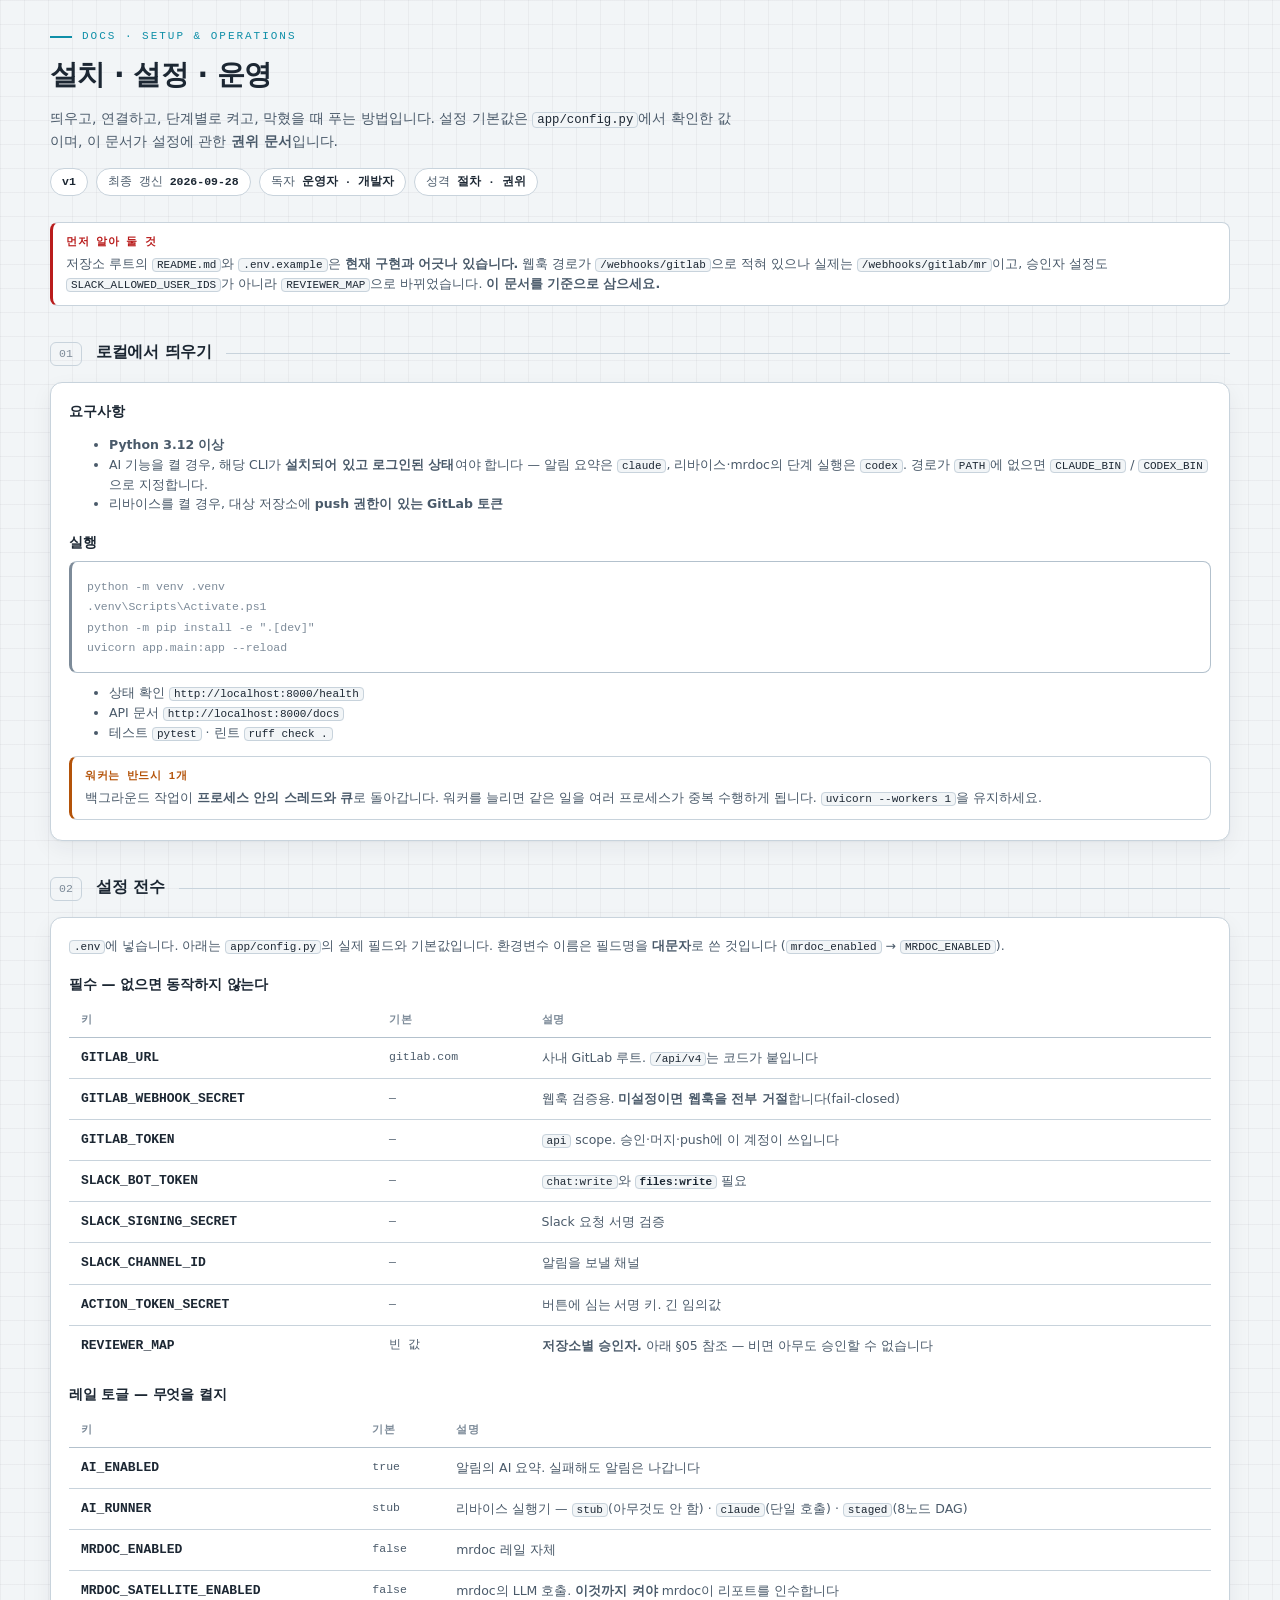
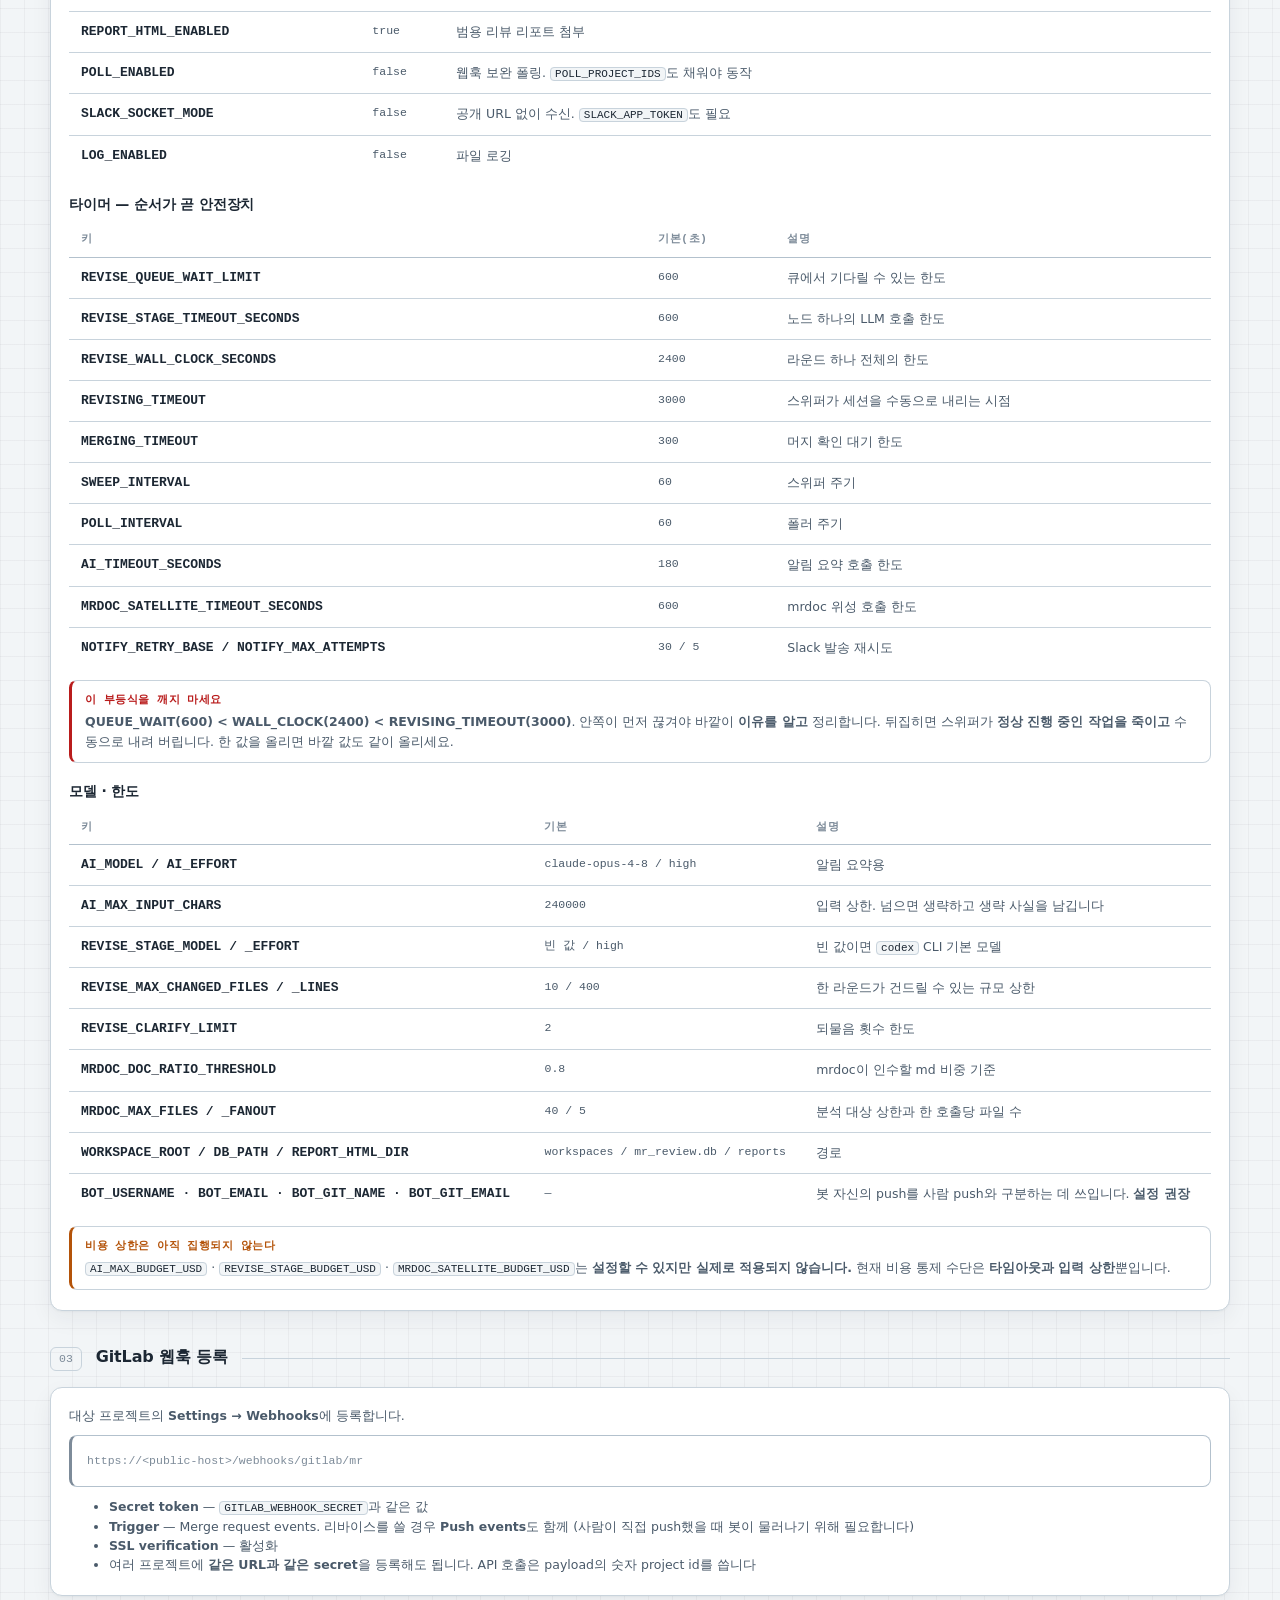
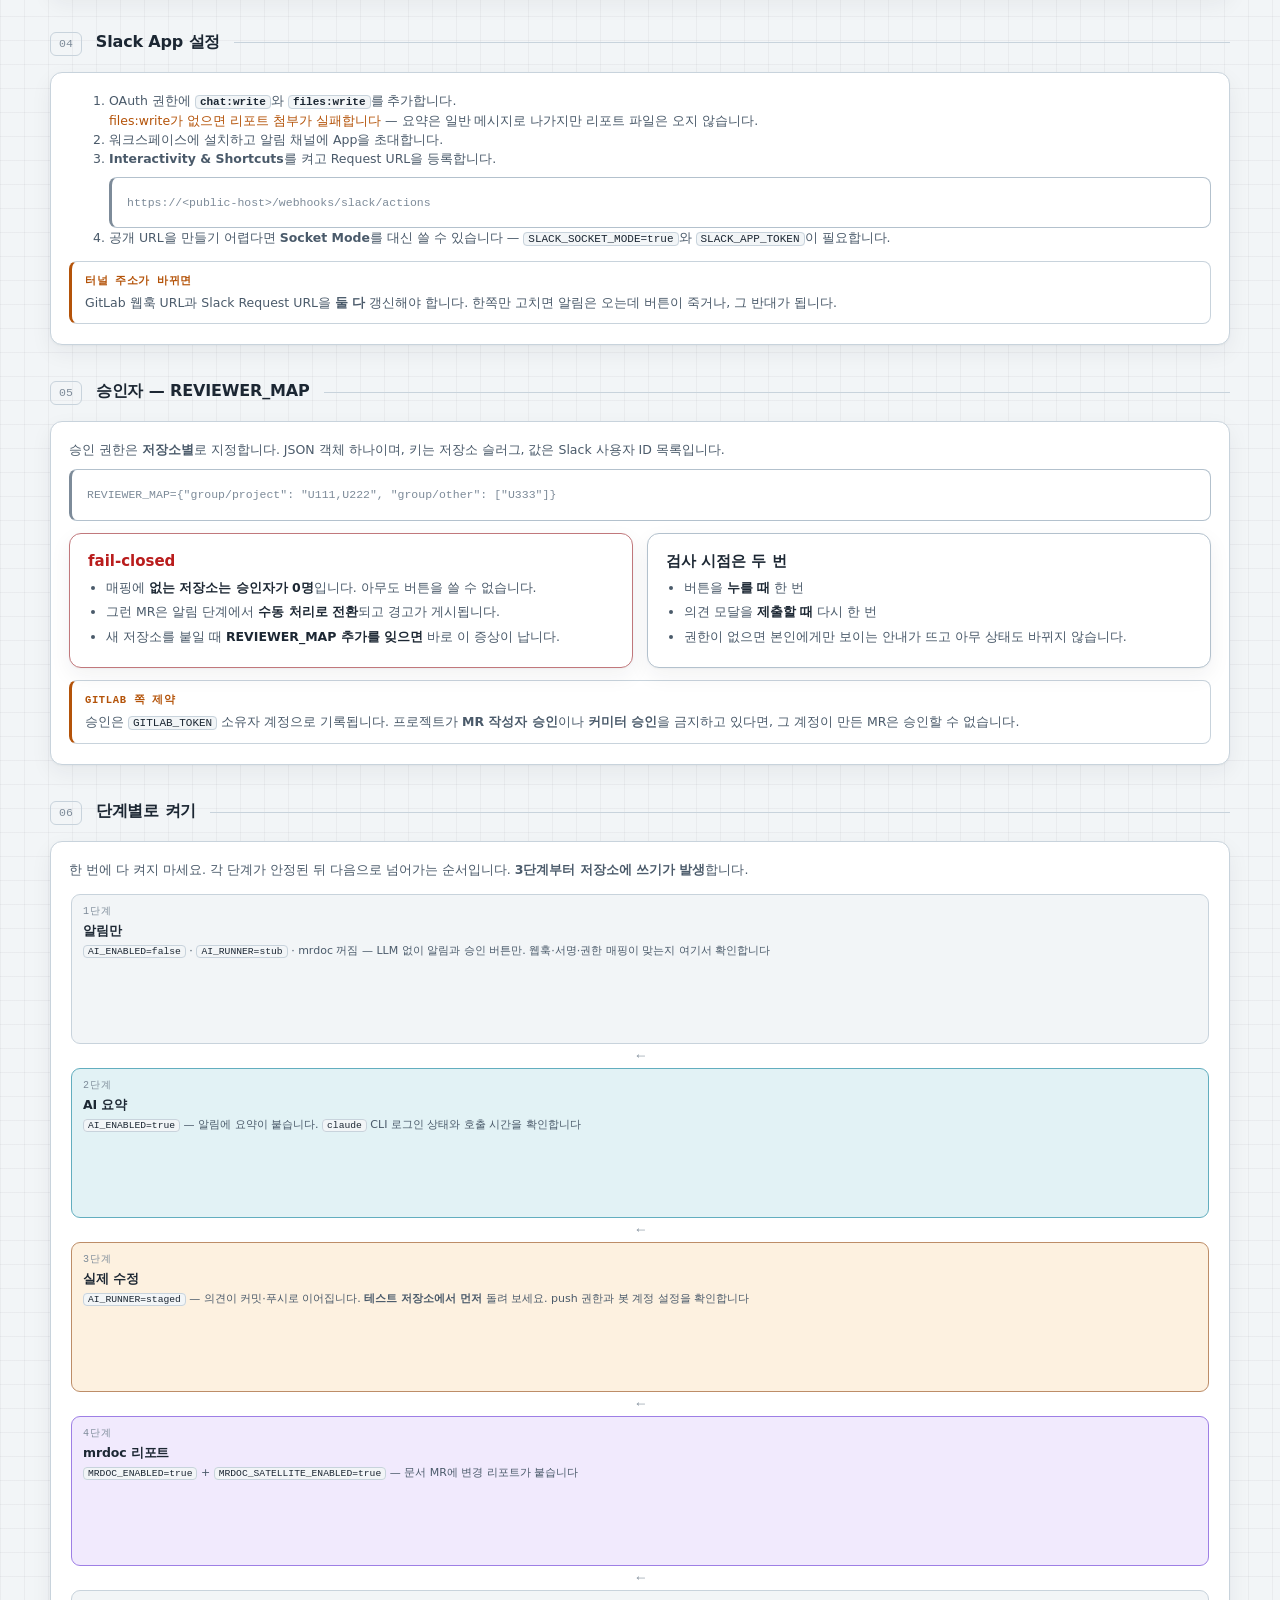
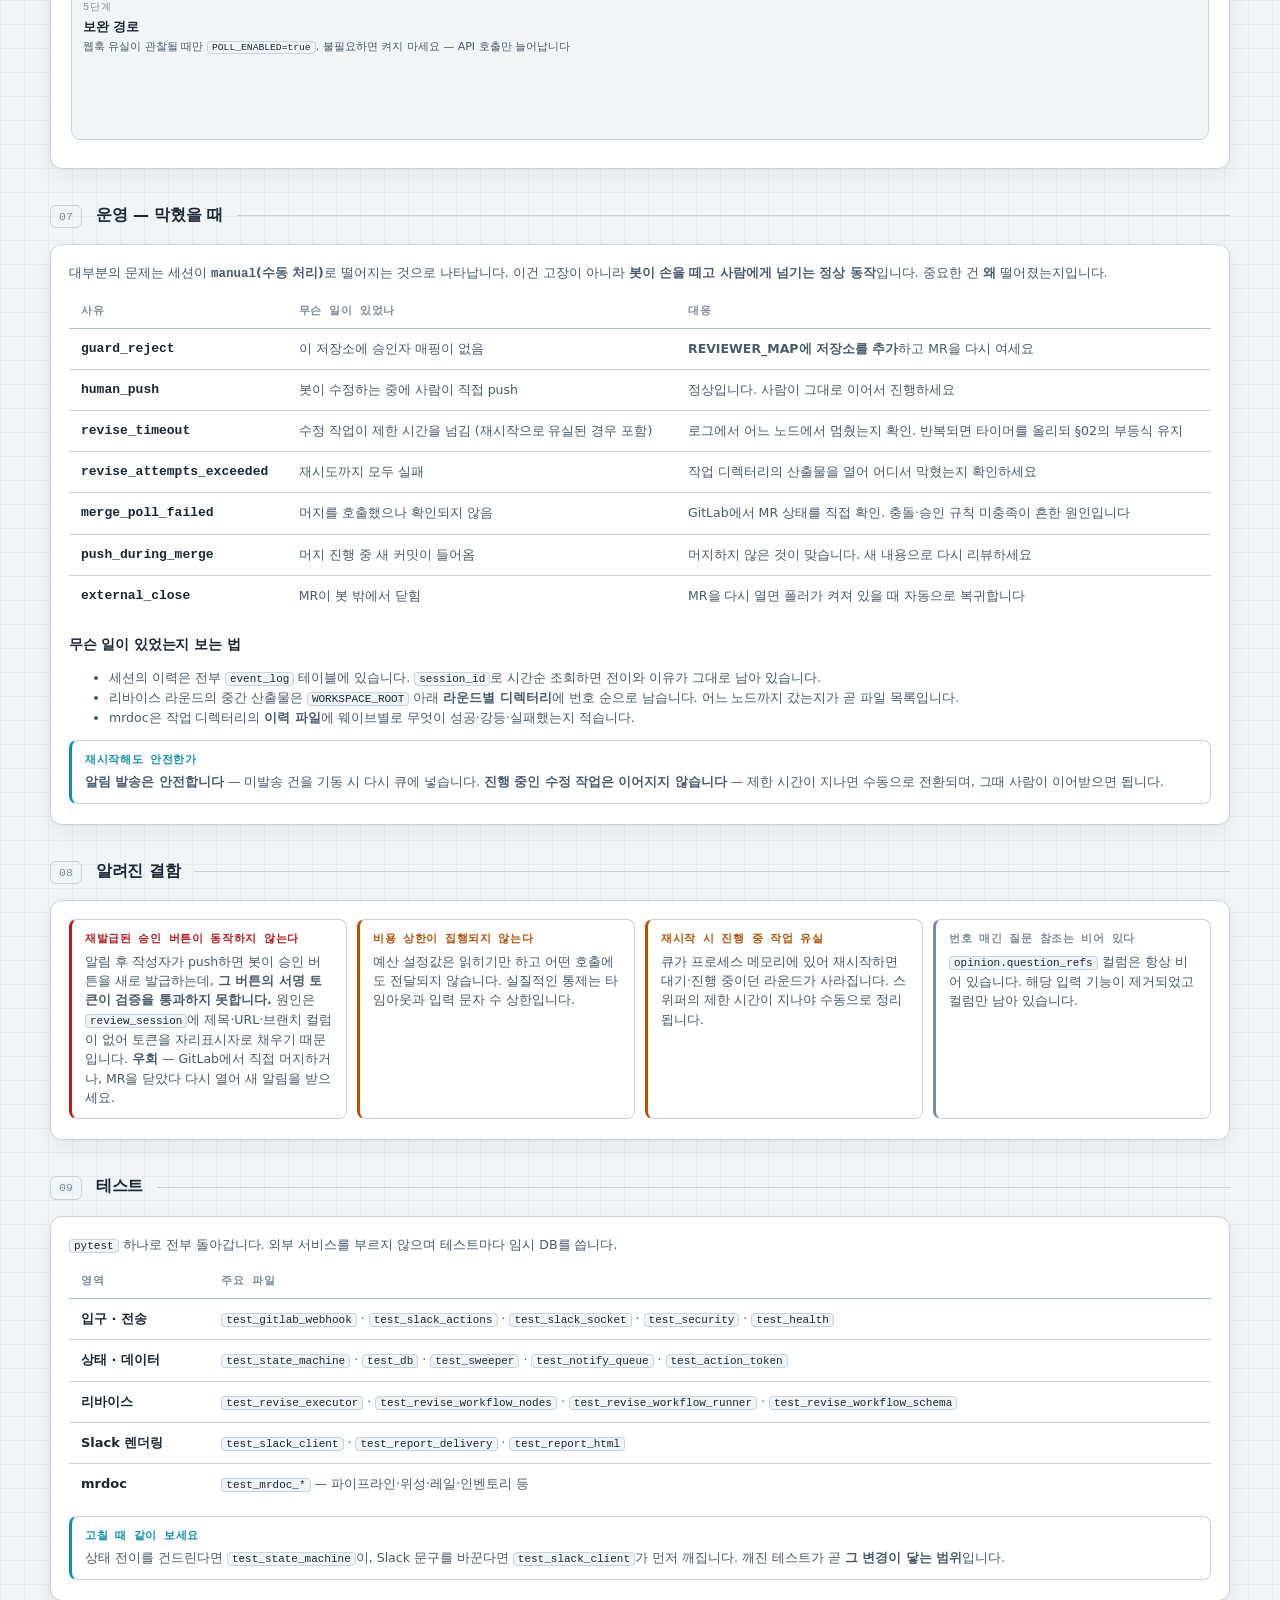
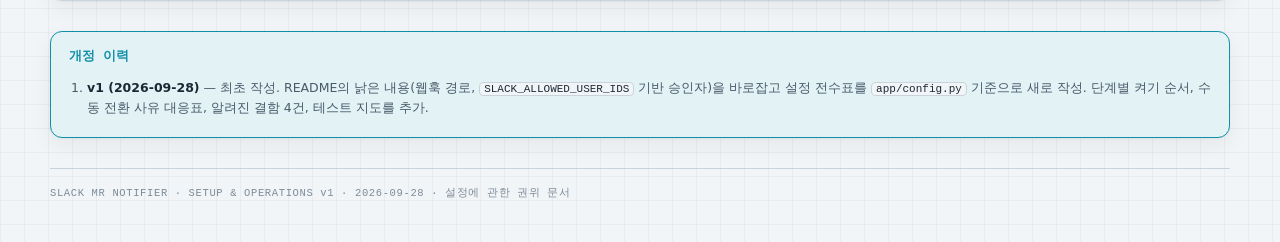
<file: docs/setup.html>
<!DOCTYPE html>
<html lang="ko">
<head>
<meta charset="utf-8">
<meta name="viewport" content="width=device-width, initial-scale=1">
<title>설치 · 설정 · 운영 (v1)</title>
<link rel="stylesheet" href="assets/doc.css">
</head>
<body>
<div class="wrap">

<header>
  <div class="eyebrow">Docs · Setup &amp; Operations</div>
  <h1>설치 · 설정 · 운영</h1>
  <p class="lede">
    띄우고, 연결하고, 단계별로 켜고, 막혔을 때 푸는 방법입니다.
    설정 기본값은 <code>app/config.py</code>에서 확인한 값이며, 이 문서가
    설정에 관한 <b>권위 문서</b>입니다.
  </p>
  <div class="chips">
    <span class="chip"><b>v1</b></span>
    <span class="chip">최종 갱신 <b>2026-09-28</b></span>
    <span class="chip">독자 <b>운영자 · 개발자</b></span>
    <span class="chip">성격 <b>절차 · 권위</b></span>
  </div>
</header>

<div class="note crit" style="margin-bottom:8px">
  <span class="nt">먼저 알아 둘 것</span>
  저장소 루트의 <code>README.md</code>와 <code>.env.example</code>은 <b>현재 구현과 어긋나 있습니다.</b>
  웹훅 경로가 <code>/webhooks/gitlab</code>으로 적혀 있으나 실제는 <code>/webhooks/gitlab/mr</code>이고,
  승인자 설정도 <code>SLACK_ALLOWED_USER_IDS</code>가 아니라 <code>REVIEWER_MAP</code>으로 바뀌었습니다.
  <b>이 문서를 기준으로 삼으세요.</b>
</div>

<!-- ============================================================ 01 -->
<section class="sect">
  <div class="sec-head"><span class="num">01</span><h2>로컬에서 띄우기</h2><span class="rule"></span></div>

  <div class="band">
    <h3>요구사항</h3>
    <ul class="sub">
      <li><b>Python 3.12 이상</b></li>
      <li>AI 기능을 켤 경우, 해당 CLI가 <b>설치되어 있고 로그인된 상태</b>여야 합니다 —
          알림 요약은 <code>claude</code>, 리바이스·mrdoc의 단계 실행은 <code>codex</code>.
          경로가 <code>PATH</code>에 없으면 <code>CLAUDE_BIN</code> / <code>CODEX_BIN</code>으로 지정합니다.</li>
      <li>리바이스를 켤 경우, 대상 저장소에 <b>push 권한이 있는 GitLab 토큰</b></li>
    </ul>

    <h3>실행</h3>
    <div class="mock" style="max-width:none;border-left-color:var(--ink-3)">
      <div class="l dim">python -m venv .venv</div>
      <div class="l dim">.venv\Scripts\Activate.ps1</div>
      <div class="l dim">python -m pip install -e ".[dev]"</div>
      <div class="l dim">uvicorn app.main:app --reload</div>
    </div>
    <ul class="sub" style="margin-top:10px">
      <li>상태 확인 <code>http://localhost:8000/health</code></li>
      <li>API 문서 <code>http://localhost:8000/docs</code></li>
      <li>테스트 <code>pytest</code> · 린트 <code>ruff check .</code></li>
    </ul>

    <div class="note" style="margin-top:12px">
      <span class="nt">워커는 반드시 1개</span>
      백그라운드 작업이 <b>프로세스 안의 스레드와 큐</b>로 돌아갑니다.
      워커를 늘리면 같은 일을 여러 프로세스가 중복 수행하게 됩니다.
      <code>uvicorn --workers 1</code>을 유지하세요.
    </div>
  </div>
</section>

<!-- ============================================================ 02 -->
<section class="sect">
  <div class="sec-head"><span class="num">02</span><h2>설정 전수</h2><span class="rule"></span></div>

  <div class="band">
    <p class="sub">
      <code>.env</code>에 넣습니다. 아래는 <code>app/config.py</code>의 실제 필드와 기본값입니다.
      환경변수 이름은 필드명을 <b>대문자</b>로 쓴 것입니다 (<code>mrdoc_enabled</code> →
      <code>MRDOC_ENABLED</code>).
    </p>

    <h3>필수 — 없으면 동작하지 않는다</h3>
    <div class="scroll-x">
    <table class="dtable">
      <thead><tr><th class="nw">키</th><th class="nw">기본</th><th>설명</th></tr></thead>
      <tbody>
        <tr><td class="nw m">GITLAB_URL</td><td class="nw m">gitlab.com</td>
            <td>사내 GitLab 루트. <code>/api/v4</code>는 코드가 붙입니다</td></tr>
        <tr><td class="nw m">GITLAB_WEBHOOK_SECRET</td><td class="nw m">—</td>
            <td>웹훅 검증용. <b>미설정이면 웹훅을 전부 거절</b>합니다(fail-closed)</td></tr>
        <tr><td class="nw m">GITLAB_TOKEN</td><td class="nw m">—</td>
            <td><code>api</code> scope. 승인·머지·push에 이 계정이 쓰입니다</td></tr>
        <tr><td class="nw m">SLACK_BOT_TOKEN</td><td class="nw m">—</td>
            <td><code>chat:write</code>와 <b><code>files:write</code></b> 필요</td></tr>
        <tr><td class="nw m">SLACK_SIGNING_SECRET</td><td class="nw m">—</td>
            <td>Slack 요청 서명 검증</td></tr>
        <tr><td class="nw m">SLACK_CHANNEL_ID</td><td class="nw m">—</td>
            <td>알림을 보낼 채널</td></tr>
        <tr><td class="nw m">ACTION_TOKEN_SECRET</td><td class="nw m">—</td>
            <td>버튼에 심는 서명 키. 긴 임의값</td></tr>
        <tr><td class="nw m">REVIEWER_MAP</td><td class="nw m">빈 값</td>
            <td><b>저장소별 승인자.</b> 아래 §05 참조 — 비면 아무도 승인할 수 없습니다</td></tr>
      </tbody>
    </table>
    </div>

    <h3>레일 토글 — 무엇을 켤지</h3>
    <div class="scroll-x">
    <table class="dtable">
      <thead><tr><th class="nw">키</th><th class="nw">기본</th><th>설명</th></tr></thead>
      <tbody>
        <tr><td class="nw m">AI_ENABLED</td><td class="nw m">true</td>
            <td>알림의 AI 요약. 실패해도 알림은 나갑니다</td></tr>
        <tr><td class="nw m">AI_RUNNER</td><td class="nw m">stub</td>
            <td>리바이스 실행기 — <code>stub</code>(아무것도 안 함) ·
                <code>claude</code>(단일 호출) · <code>staged</code>(8노드 DAG)</td></tr>
        <tr><td class="nw m">MRDOC_ENABLED</td><td class="nw m">false</td>
            <td>mrdoc 레일 자체</td></tr>
        <tr><td class="nw m">MRDOC_SATELLITE_ENABLED</td><td class="nw m">false</td>
            <td>mrdoc의 LLM 호출. <b>이것까지 켜야</b> mrdoc이 리포트를 인수합니다</td></tr>
        <tr><td class="nw m">REPORT_HTML_ENABLED</td><td class="nw m">true</td>
            <td>범용 리뷰 리포트 첨부</td></tr>
        <tr><td class="nw m">POLL_ENABLED</td><td class="nw m">false</td>
            <td>웹훅 보완 폴링. <code>POLL_PROJECT_IDS</code>도 채워야 동작</td></tr>
        <tr><td class="nw m">SLACK_SOCKET_MODE</td><td class="nw m">false</td>
            <td>공개 URL 없이 수신. <code>SLACK_APP_TOKEN</code>도 필요</td></tr>
        <tr><td class="nw m">LOG_ENABLED</td><td class="nw m">false</td>
            <td>파일 로깅</td></tr>
      </tbody>
    </table>
    </div>

    <h3>타이머 — 순서가 곧 안전장치</h3>
    <div class="scroll-x">
    <table class="dtable">
      <thead><tr><th class="nw">키</th><th class="nw">기본(초)</th><th>설명</th></tr></thead>
      <tbody>
        <tr><td class="nw m">REVISE_QUEUE_WAIT_LIMIT</td><td class="nw m">600</td>
            <td>큐에서 기다릴 수 있는 한도</td></tr>
        <tr><td class="nw m">REVISE_STAGE_TIMEOUT_SECONDS</td><td class="nw m">600</td>
            <td>노드 하나의 LLM 호출 한도</td></tr>
        <tr><td class="nw m">REVISE_WALL_CLOCK_SECONDS</td><td class="nw m">2400</td>
            <td>라운드 하나 전체의 한도</td></tr>
        <tr><td class="nw m">REVISING_TIMEOUT</td><td class="nw m">3000</td>
            <td>스위퍼가 세션을 수동으로 내리는 시점</td></tr>
        <tr><td class="nw m">MERGING_TIMEOUT</td><td class="nw m">300</td>
            <td>머지 확인 대기 한도</td></tr>
        <tr><td class="nw m">SWEEP_INTERVAL</td><td class="nw m">60</td><td>스위퍼 주기</td></tr>
        <tr><td class="nw m">POLL_INTERVAL</td><td class="nw m">60</td><td>폴러 주기</td></tr>
        <tr><td class="nw m">AI_TIMEOUT_SECONDS</td><td class="nw m">180</td><td>알림 요약 호출 한도</td></tr>
        <tr><td class="nw m">MRDOC_SATELLITE_TIMEOUT_SECONDS</td><td class="nw m">600</td>
            <td>mrdoc 위성 호출 한도</td></tr>
        <tr><td class="nw m">NOTIFY_RETRY_BASE / NOTIFY_MAX_ATTEMPTS</td><td class="nw m">30 / 5</td>
            <td>Slack 발송 재시도</td></tr>
      </tbody>
    </table>
    </div>

    <div class="note crit" style="margin-top:12px">
      <span class="nt">이 부등식을 깨지 마세요</span>
      <b>QUEUE_WAIT(600) &lt; WALL_CLOCK(2400) &lt; REVISING_TIMEOUT(3000)</b>.
      안쪽이 먼저 끊겨야 바깥이 <b>이유를 알고</b> 정리합니다.
      뒤집히면 스위퍼가 <b>정상 진행 중인 작업을 죽이고</b> 수동으로 내려 버립니다.
      한 값을 올리면 바깥 값도 같이 올리세요.
    </div>

    <h3>모델 · 한도</h3>
    <div class="scroll-x">
    <table class="dtable">
      <thead><tr><th class="nw">키</th><th class="nw">기본</th><th>설명</th></tr></thead>
      <tbody>
        <tr><td class="nw m">AI_MODEL / AI_EFFORT</td><td class="nw m">claude-opus-4-8 / high</td>
            <td>알림 요약용</td></tr>
        <tr><td class="nw m">AI_MAX_INPUT_CHARS</td><td class="nw m">240000</td>
            <td>입력 상한. 넘으면 생략하고 생략 사실을 남깁니다</td></tr>
        <tr><td class="nw m">REVISE_STAGE_MODEL / _EFFORT</td><td class="nw m">빈 값 / high</td>
            <td>빈 값이면 <code>codex</code> CLI 기본 모델</td></tr>
        <tr><td class="nw m">REVISE_MAX_CHANGED_FILES / _LINES</td><td class="nw m">10 / 400</td>
            <td>한 라운드가 건드릴 수 있는 규모 상한</td></tr>
        <tr><td class="nw m">REVISE_CLARIFY_LIMIT</td><td class="nw m">2</td>
            <td>되물음 횟수 한도</td></tr>
        <tr><td class="nw m">MRDOC_DOC_RATIO_THRESHOLD</td><td class="nw m">0.8</td>
            <td>mrdoc이 인수할 md 비중 기준</td></tr>
        <tr><td class="nw m">MRDOC_MAX_FILES / _FANOUT</td><td class="nw m">40 / 5</td>
            <td>분석 대상 상한과 한 호출당 파일 수</td></tr>
        <tr><td class="nw m">WORKSPACE_ROOT / DB_PATH / REPORT_HTML_DIR</td>
            <td class="nw m">workspaces / mr_review.db / reports</td><td>경로</td></tr>
        <tr><td class="nw m">BOT_USERNAME · BOT_EMAIL · BOT_GIT_NAME · BOT_GIT_EMAIL</td>
            <td class="nw m">—</td>
            <td>봇 자신의 push를 사람 push와 구분하는 데 쓰입니다. <b>설정 권장</b></td></tr>
      </tbody>
    </table>
    </div>

    <div class="note" style="margin-top:12px">
      <span class="nt">비용 상한은 아직 집행되지 않는다</span>
      <code>AI_MAX_BUDGET_USD</code> · <code>REVISE_STAGE_BUDGET_USD</code> ·
      <code>MRDOC_SATELLITE_BUDGET_USD</code>는 <b>설정할 수 있지만 실제로 적용되지 않습니다.</b>
      현재 비용 통제 수단은 <b>타임아웃과 입력 상한</b>뿐입니다.
    </div>
  </div>
</section>

<!-- ============================================================ 03 -->
<section class="sect">
  <div class="sec-head"><span class="num">03</span><h2>GitLab 웹훅 등록</h2><span class="rule"></span></div>

  <div class="band">
    <p class="sub">대상 프로젝트의 <b>Settings → Webhooks</b>에 등록합니다.</p>
    <div class="mock" style="max-width:none;border-left-color:var(--ink-3)">
      <div class="l dim">https://&lt;public-host&gt;/webhooks/gitlab/mr</div>
    </div>
    <ul class="sub" style="margin-top:10px">
      <li><b>Secret token</b> — <code>GITLAB_WEBHOOK_SECRET</code>과 같은 값</li>
      <li><b>Trigger</b> — Merge request events. 리바이스를 쓸 경우 <b>Push events</b>도 함께
          (사람이 직접 push했을 때 봇이 물러나기 위해 필요합니다)</li>
      <li><b>SSL verification</b> — 활성화</li>
      <li>여러 프로젝트에 <b>같은 URL과 같은 secret</b>을 등록해도 됩니다.
          API 호출은 payload의 숫자 project id를 씁니다</li>
    </ul>
  </div>
</section>

<!-- ============================================================ 04 -->
<section class="sect">
  <div class="sec-head"><span class="num">04</span><h2>Slack App 설정</h2><span class="rule"></span></div>

  <div class="band">
    <ol class="sub">
      <li>OAuth 권한에 <b><code>chat:write</code></b>와 <b><code>files:write</code></b>를 추가합니다.
          <br><span style="color:var(--warn)">files:write가 없으면 리포트 첨부가 실패합니다</span> —
          요약은 일반 메시지로 나가지만 리포트 파일은 오지 않습니다.</li>
      <li>워크스페이스에 설치하고 알림 채널에 App을 초대합니다.</li>
      <li><b>Interactivity &amp; Shortcuts</b>를 켜고 Request URL을 등록합니다.
        <div class="mock" style="max-width:none;margin-top:8px;border-left-color:var(--ink-3)">
          <div class="l dim">https://&lt;public-host&gt;/webhooks/slack/actions</div>
        </div>
      </li>
      <li>공개 URL을 만들기 어렵다면 <b>Socket Mode</b>를 대신 쓸 수 있습니다 —
          <code>SLACK_SOCKET_MODE=true</code>와 <code>SLACK_APP_TOKEN</code>이 필요합니다.</li>
    </ol>

    <div class="note" style="margin-top:12px">
      <span class="nt">터널 주소가 바뀌면</span>
      GitLab 웹훅 URL과 Slack Request URL을 <b>둘 다</b> 갱신해야 합니다.
      한쪽만 고치면 알림은 오는데 버튼이 죽거나, 그 반대가 됩니다.
    </div>
  </div>
</section>

<!-- ============================================================ 05 -->
<section class="sect">
  <div class="sec-head"><span class="num">05</span><h2>승인자 — REVIEWER_MAP</h2><span class="rule"></span></div>

  <div class="band">
    <p class="sub">
      승인 권한은 <b>저장소별</b>로 지정합니다. JSON 객체 하나이며,
      키는 저장소 슬러그, 값은 Slack 사용자 ID 목록입니다.
    </p>
    <div class="mock" style="max-width:none;border-left-color:var(--ink-3)">
      <div class="l dim">REVIEWER_MAP={"group/project": "U111,U222", "group/other": ["U333"]}</div>
    </div>

    <div class="cards" style="margin-top:12px">
      <div class="card crit" style="border-color:color-mix(in srgb,var(--crit) 50%,var(--line))">
        <div class="ctitle" style="color:var(--crit)">fail-closed</div>
        <ul>
          <li>매핑에 <b>없는 저장소는 승인자가 0명</b>입니다. 아무도 버튼을 쓸 수 없습니다.</li>
          <li>그런 MR은 알림 단계에서 <b>수동 처리로 전환</b>되고 경고가 게시됩니다.</li>
          <li>새 저장소를 붙일 때 <b>REVIEWER_MAP 추가를 잊으면</b> 바로 이 증상이 납니다.</li>
        </ul>
      </div>
      <div class="card">
        <div class="ctitle">검사 시점은 두 번</div>
        <ul>
          <li>버튼을 <b>누를 때</b> 한 번</li>
          <li>의견 모달을 <b>제출할 때</b> 다시 한 번</li>
          <li>권한이 없으면 본인에게만 보이는 안내가 뜨고 아무 상태도 바뀌지 않습니다.</li>
        </ul>
      </div>
    </div>

    <div class="note" style="margin-top:12px">
      <span class="nt">GitLab 쪽 제약</span>
      승인은 <code>GITLAB_TOKEN</code> 소유자 계정으로 기록됩니다.
      프로젝트가 <b>MR 작성자 승인</b>이나 <b>커미터 승인</b>을 금지하고 있다면,
      그 계정이 만든 MR은 승인할 수 없습니다.
    </div>
  </div>
</section>

<!-- ============================================================ 06 -->
<section class="sect">
  <div class="sec-head"><span class="num">06</span><h2>단계별로 켜기</h2><span class="rule"></span></div>

  <div class="band">
    <p class="sub">
      한 번에 다 켜지 마세요. 각 단계가 안정된 뒤 다음으로 넘어가는 순서입니다.
      <b>3단계부터 저장소에 쓰기가 발생</b>합니다.
    </p>

    <div class="rail vert">
      <div class="step">
        <div class="no">1단계</div><div class="tt">알림만</div>
        <div class="ss"><code>AI_ENABLED=false</code> · <code>AI_RUNNER=stub</code> ·
          mrdoc 꺼짐 — LLM 없이 알림과 승인 버튼만. 웹훅·서명·권한 매핑이 맞는지 여기서 확인합니다</div>
      </div>
      <div class="arrow">↓</div>
      <div class="step ai">
        <div class="no">2단계</div><div class="tt">AI 요약</div>
        <div class="ss"><code>AI_ENABLED=true</code> — 알림에 요약이 붙습니다.
          <code>claude</code> CLI 로그인 상태와 호출 시간을 확인합니다</div>
      </div>
      <div class="arrow">↓</div>
      <div class="step warn">
        <div class="no">3단계</div><div class="tt">실제 수정</div>
        <div class="ss"><code>AI_RUNNER=staged</code> — 의견이 커밋·푸시로 이어집니다.
          <b>테스트 저장소에서 먼저</b> 돌려 보세요. push 권한과 봇 계정 설정을 확인합니다</div>
      </div>
      <div class="arrow">↓</div>
      <div class="step hum">
        <div class="no">4단계</div><div class="tt">mrdoc 리포트</div>
        <div class="ss"><code>MRDOC_ENABLED=true</code> +
          <code>MRDOC_SATELLITE_ENABLED=true</code> — 문서 MR에 변경 리포트가 붙습니다</div>
      </div>
      <div class="arrow">↓</div>
      <div class="step">
        <div class="no">5단계</div><div class="tt">보완 경로</div>
        <div class="ss">웹훅 유실이 관찰될 때만 <code>POLL_ENABLED=true</code>.
          불필요하면 켜지 마세요 — API 호출만 늘어납니다</div>
      </div>
    </div>
  </div>
</section>

<!-- ============================================================ 07 -->
<section class="sect">
  <div class="sec-head"><span class="num">07</span><h2>운영 — 막혔을 때</h2><span class="rule"></span></div>

  <div class="band">
    <p class="sub">
      대부분의 문제는 세션이 <b><span class="mono">manual</span>(수동 처리)</b>로 떨어지는 것으로 나타납니다.
      이건 고장이 아니라 <b>봇이 손을 떼고 사람에게 넘기는 정상 동작</b>입니다.
      중요한 건 <b>왜</b> 떨어졌는지입니다.
    </p>

    <div class="scroll-x">
    <table class="dtable">
      <thead><tr><th class="nw">사유</th><th>무슨 일이 있었나</th><th>대응</th></tr></thead>
      <tbody>
        <tr><td class="nw m">guard_reject</td>
            <td>이 저장소에 승인자 매핑이 없음</td>
            <td><b>REVIEWER_MAP에 저장소를 추가</b>하고 MR을 다시 여세요</td></tr>
        <tr><td class="nw m">human_push</td>
            <td>봇이 수정하는 중에 사람이 직접 push</td>
            <td>정상입니다. 사람이 그대로 이어서 진행하세요</td></tr>
        <tr><td class="nw m">revise_timeout</td>
            <td>수정 작업이 제한 시간을 넘김 (재시작으로 유실된 경우 포함)</td>
            <td>로그에서 어느 노드에서 멈췄는지 확인. 반복되면 타이머를 올리되 §02의 부등식 유지</td></tr>
        <tr><td class="nw m">revise_attempts_exceeded</td>
            <td>재시도까지 모두 실패</td>
            <td>작업 디렉터리의 산출물을 열어 어디서 막혔는지 확인하세요</td></tr>
        <tr><td class="nw m">merge_poll_failed</td>
            <td>머지를 호출했으나 확인되지 않음</td>
            <td>GitLab에서 MR 상태를 직접 확인. 충돌·승인 규칙 미충족이 흔한 원인입니다</td></tr>
        <tr><td class="nw m">push_during_merge</td>
            <td>머지 진행 중 새 커밋이 들어옴</td>
            <td>머지하지 않은 것이 맞습니다. 새 내용으로 다시 리뷰하세요</td></tr>
        <tr><td class="nw m">external_close</td>
            <td>MR이 봇 밖에서 닫힘</td>
            <td>MR을 다시 열면 폴러가 켜져 있을 때 자동으로 복귀합니다</td></tr>
      </tbody>
    </table>
    </div>

    <h3>무슨 일이 있었는지 보는 법</h3>
    <ul class="sub">
      <li>세션의 이력은 전부 <code>event_log</code> 테이블에 있습니다.
          <code>session_id</code>로 시간순 조회하면 전이와 이유가 그대로 남아 있습니다.</li>
      <li>리바이스 라운드의 중간 산출물은 <code>WORKSPACE_ROOT</code> 아래
          <b>라운드별 디렉터리</b>에 번호 순으로 남습니다. 어느 노드까지 갔는지가 곧 파일 목록입니다.</li>
      <li>mrdoc은 작업 디렉터리의 <b>이력 파일</b>에 웨이브별로 무엇이 성공·강등·실패했는지 적습니다.</li>
    </ul>

    <div class="note info" style="margin-top:12px">
      <span class="nt">재시작해도 안전한가</span>
      <b>알림 발송은 안전합니다</b> — 미발송 건을 기동 시 다시 큐에 넣습니다.
      <b>진행 중인 수정 작업은 이어지지 않습니다</b> — 제한 시간이 지나면 수동으로 전환되며,
      그때 사람이 이어받으면 됩니다.
    </div>
  </div>
</section>

<!-- ============================================================ 08 -->
<section class="sect">
  <div class="sec-head"><span class="num">08</span><h2>알려진 결함</h2><span class="rule"></span></div>

  <div class="band">
    <div class="notes">
      <div class="note crit">
        <span class="nt">재발급된 승인 버튼이 동작하지 않는다</span>
        알림 후 작성자가 push하면 봇이 승인 버튼을 새로 발급하는데,
        <b>그 버튼의 서명 토큰이 검증을 통과하지 못합니다.</b>
        원인은 <code>review_session</code>에 제목·URL·브랜치 컬럼이 없어
        토큰을 자리표시자로 채우기 때문입니다.
        <b>우회</b> — GitLab에서 직접 머지하거나, MR을 닫았다 다시 열어 새 알림을 받으세요.
      </div>
      <div class="note">
        <span class="nt">비용 상한이 집행되지 않는다</span>
        예산 설정값은 읽히기만 하고 어떤 호출에도 전달되지 않습니다.
        실질적인 통제는 타임아웃과 입력 문자 수 상한입니다.
      </div>
      <div class="note">
        <span class="nt">재시작 시 진행 중 작업 유실</span>
        큐가 프로세스 메모리에 있어 재시작하면 대기·진행 중이던 라운드가 사라집니다.
        스위퍼의 제한 시간이 지나야 수동으로 정리됩니다.
      </div>
      <div class="note hold">
        <span class="nt">번호 매긴 질문 참조는 비어 있다</span>
        <code>opinion.question_refs</code> 컬럼은 항상 비어 있습니다.
        해당 입력 기능이 제거되었고 컬럼만 남아 있습니다.
      </div>
    </div>
  </div>
</section>

<!-- ============================================================ 09 -->
<section class="sect">
  <div class="sec-head"><span class="num">09</span><h2>테스트</h2><span class="rule"></span></div>

  <div class="band">
    <p class="sub">
      <code>pytest</code> 하나로 전부 돌아갑니다. 외부 서비스를 부르지 않으며
      테스트마다 임시 DB를 씁니다.
    </p>
    <div class="scroll-x">
    <table class="dtable">
      <thead><tr><th class="nw">영역</th><th>주요 파일</th></tr></thead>
      <tbody>
        <tr><td class="nw">입구 · 전송</td>
            <td><code>test_gitlab_webhook</code> · <code>test_slack_actions</code> ·
                <code>test_slack_socket</code> · <code>test_security</code> · <code>test_health</code></td></tr>
        <tr><td class="nw">상태 · 데이터</td>
            <td><code>test_state_machine</code> · <code>test_db</code> ·
                <code>test_sweeper</code> · <code>test_notify_queue</code> · <code>test_action_token</code></td></tr>
        <tr><td class="nw">리바이스</td>
            <td><code>test_revise_executor</code> · <code>test_revise_workflow_nodes</code> ·
                <code>test_revise_workflow_runner</code> · <code>test_revise_workflow_schema</code></td></tr>
        <tr><td class="nw">Slack 렌더링</td>
            <td><code>test_slack_client</code> · <code>test_report_delivery</code> · <code>test_report_html</code></td></tr>
        <tr><td class="nw">mrdoc</td>
            <td><code>test_mrdoc_*</code> — 파이프라인·위성·레일·인벤토리 등</td></tr>
      </tbody>
    </table>
    </div>
    <div class="note info" style="margin-top:12px">
      <span class="nt">고칠 때 같이 보세요</span>
      상태 전이를 건드린다면 <code>test_state_machine</code>이,
      Slack 문구를 바꾼다면 <code>test_slack_client</code>가 먼저 깨집니다.
      깨진 테스트가 곧 <b>그 변경이 닿는 범위</b>입니다.
    </div>
  </div>
</section>

<div class="rev-history">
  <div class="rh-title">개정 이력</div>
  <ol>
    <li><b>v1 (2026-09-28)</b> — 최초 작성. README의 낡은 내용(웹훅 경로,
      <code>SLACK_ALLOWED_USER_IDS</code> 기반 승인자)을 바로잡고 설정 전수표를
      <code>app/config.py</code> 기준으로 새로 작성. 단계별 켜기 순서, 수동 전환 사유 대응표,
      알려진 결함 4건, 테스트 지도를 추가.</li>
  </ol>
</div>

<footer>
  SLACK MR NOTIFIER · SETUP &amp; OPERATIONS v1 · 2026-09-28 · 설정에 관한 권위 문서
</footer>

</div>
</body>
</html>
</file>
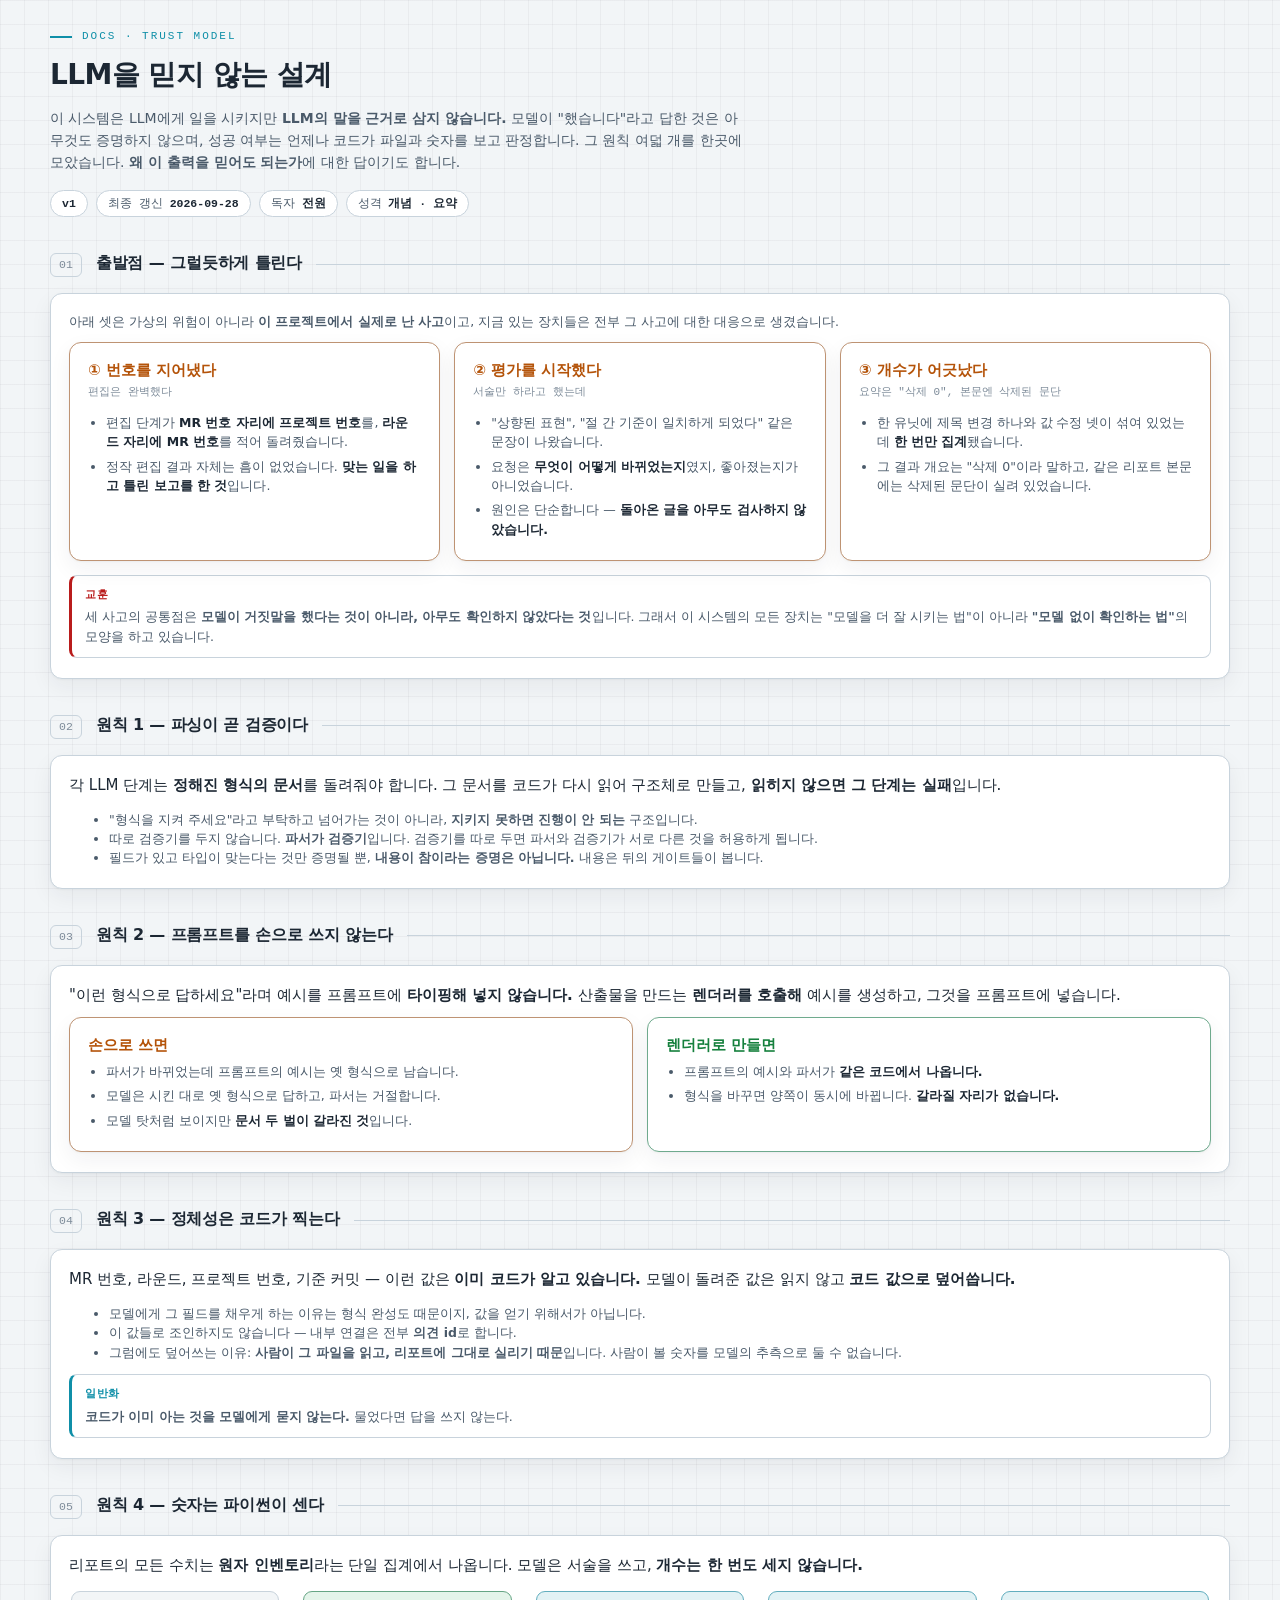
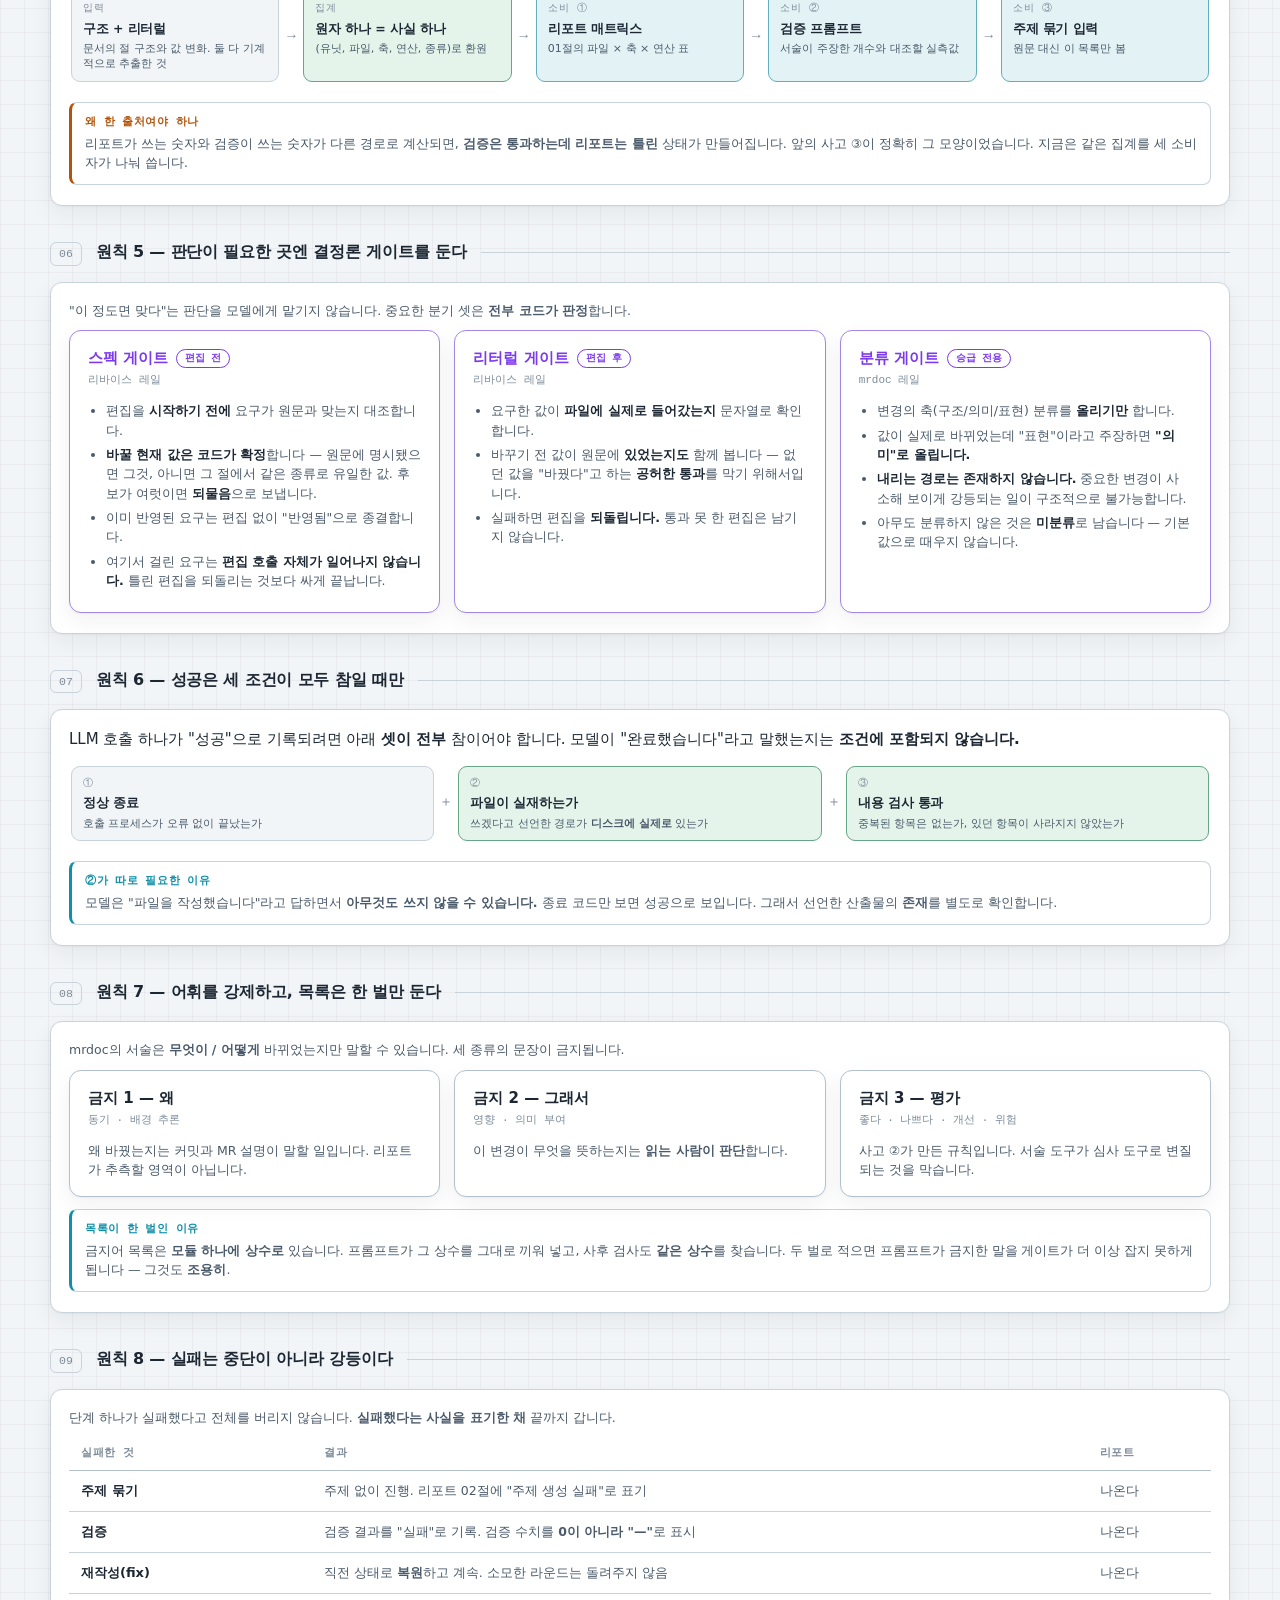
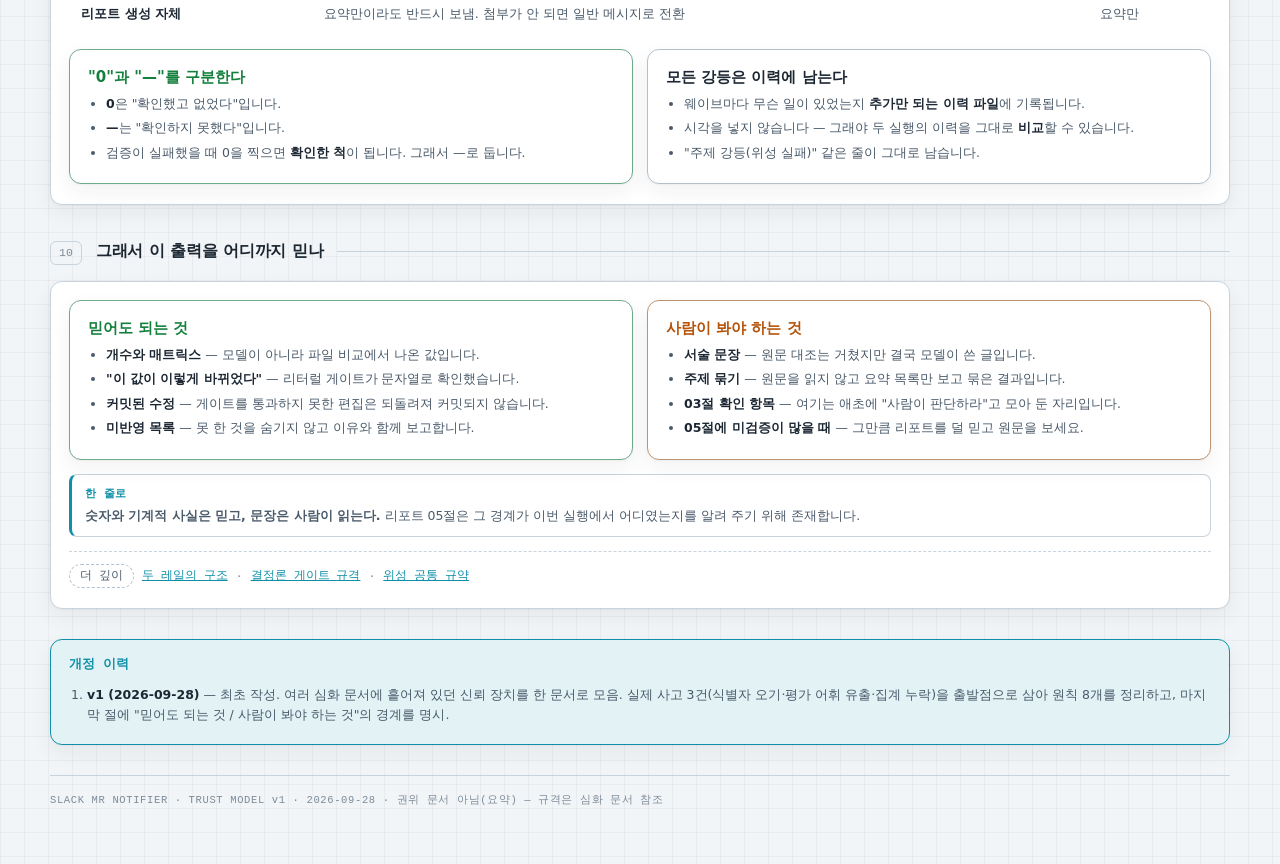
<file: docs/trust-model.html>
<!DOCTYPE html>
<html lang="ko">
<head>
<meta charset="utf-8">
<meta name="viewport" content="width=device-width, initial-scale=1">
<title>LLM을 믿지 않는 설계 (v1)</title>
<link rel="stylesheet" href="assets/doc.css">
</head>
<body>
<div class="wrap">

<header>
  <div class="eyebrow">Docs · Trust Model</div>
  <h1>LLM을 믿지 않는 설계</h1>
  <p class="lede">
    이 시스템은 LLM에게 일을 시키지만 <b>LLM의 말을 근거로 삼지 않습니다.</b>
    모델이 "했습니다"라고 답한 것은 아무것도 증명하지 않으며, 성공 여부는 언제나
    코드가 파일과 숫자를 보고 판정합니다. 그 원칙 여덟 개를 한곳에 모았습니다.
    <b>왜 이 출력을 믿어도 되는가</b>에 대한 답이기도 합니다.
  </p>
  <div class="chips">
    <span class="chip"><b>v1</b></span>
    <span class="chip">최종 갱신 <b>2026-09-28</b></span>
    <span class="chip">독자 <b>전원</b></span>
    <span class="chip">성격 <b>개념 · 요약</b></span>
  </div>
</header>

<!-- ============================================================ 01 -->
<section class="sect">
  <div class="sec-head"><span class="num">01</span><h2>출발점 — 그럴듯하게 틀린다</h2><span class="rule"></span></div>

  <div class="band">
    <p class="sub">
      아래 셋은 가상의 위험이 아니라 <b>이 프로젝트에서 실제로 난 사고</b>이고,
      지금 있는 장치들은 전부 그 사고에 대한 대응으로 생겼습니다.
    </p>

    <div class="cards">
      <div class="card warn">
        <div class="ctitle">① 번호를 지어냈다</div>
        <div class="csub">편집은 완벽했다</div>
        <ul>
          <li>편집 단계가 <b>MR 번호 자리에 프로젝트 번호</b>를,
              <b>라운드 자리에 MR 번호</b>를 적어 돌려줬습니다.</li>
          <li>정작 편집 결과 자체는 흠이 없었습니다. <b>맞는 일을 하고 틀린 보고를 한 것</b>입니다.</li>
        </ul>
      </div>
      <div class="card warn">
        <div class="ctitle">② 평가를 시작했다</div>
        <div class="csub">서술만 하라고 했는데</div>
        <ul>
          <li>"상향된 표현", "절 간 기준이 일치하게 되었다" 같은 문장이 나왔습니다.</li>
          <li>요청은 <b>무엇이 어떻게 바뀌었는지</b>였지, 좋아졌는지가 아니었습니다.</li>
          <li>원인은 단순합니다 — <b>돌아온 글을 아무도 검사하지 않았습니다.</b></li>
        </ul>
      </div>
      <div class="card warn">
        <div class="ctitle">③ 개수가 어긋났다</div>
        <div class="csub">요약은 "삭제 0", 본문엔 삭제된 문단</div>
        <ul>
          <li>한 유닛에 제목 변경 하나와 값 수정 넷이 섞여 있었는데
              <b>한 번만 집계</b>됐습니다.</li>
          <li>그 결과 개요는 "삭제 0"이라 말하고, 같은 리포트 본문에는
              삭제된 문단이 실려 있었습니다.</li>
        </ul>
      </div>
    </div>

    <div class="note crit" style="margin-top:14px">
      <span class="nt">교훈</span>
      세 사고의 공통점은 <b>모델이 거짓말을 했다는 것이 아니라, 아무도 확인하지 않았다는 것</b>입니다.
      그래서 이 시스템의 모든 장치는 "모델을 더 잘 시키는 법"이 아니라
      <b>"모델 없이 확인하는 법"</b>의 모양을 하고 있습니다.
    </div>
  </div>
</section>

<!-- ============================================================ 02 -->
<section class="sect">
  <div class="sec-head"><span class="num">02</span><h2>원칙 1 — 파싱이 곧 검증이다</h2><span class="rule"></span></div>

  <div class="band">
    <p>
      각 LLM 단계는 <b>정해진 형식의 문서</b>를 돌려줘야 합니다.
      그 문서를 코드가 다시 읽어 구조체로 만들고, <b>읽히지 않으면 그 단계는 실패</b>입니다.
    </p>
    <ul class="sub">
      <li>"형식을 지켜 주세요"라고 부탁하고 넘어가는 것이 아니라,
          <b>지키지 못하면 진행이 안 되는</b> 구조입니다.</li>
      <li>따로 검증기를 두지 않습니다. <b>파서가 검증기</b>입니다.
          검증기를 따로 두면 파서와 검증기가 서로 다른 것을 허용하게 됩니다.</li>
      <li>필드가 있고 타입이 맞는다는 것만 증명될 뿐, <b>내용이 참이라는 증명은 아닙니다.</b>
          내용은 뒤의 게이트들이 봅니다.</li>
    </ul>
  </div>
</section>

<!-- ============================================================ 03 -->
<section class="sect">
  <div class="sec-head"><span class="num">03</span><h2>원칙 2 — 프롬프트를 손으로 쓰지 않는다</h2><span class="rule"></span></div>

  <div class="band">
    <p>
      "이런 형식으로 답하세요"라며 예시를 프롬프트에 <b>타이핑해 넣지 않습니다.</b>
      산출물을 만드는 <b>렌더러를 호출해</b> 예시를 생성하고, 그것을 프롬프트에 넣습니다.
    </p>
    <div class="cards">
      <div class="card warn">
        <div class="ctitle">손으로 쓰면</div>
        <ul>
          <li>파서가 바뀌었는데 프롬프트의 예시는 옛 형식으로 남습니다.</li>
          <li>모델은 시킨 대로 옛 형식으로 답하고, 파서는 거절합니다.</li>
          <li>모델 탓처럼 보이지만 <b>문서 두 벌이 갈라진 것</b>입니다.</li>
        </ul>
      </div>
      <div class="card ok">
        <div class="ctitle">렌더러로 만들면</div>
        <ul>
          <li>프롬프트의 예시와 파서가 <b>같은 코드에서 나옵니다.</b></li>
          <li>형식을 바꾸면 양쪽이 동시에 바뀝니다. <b>갈라질 자리가 없습니다.</b></li>
        </ul>
      </div>
    </div>
  </div>
</section>

<!-- ============================================================ 04 -->
<section class="sect">
  <div class="sec-head"><span class="num">04</span><h2>원칙 3 — 정체성은 코드가 찍는다</h2><span class="rule"></span></div>

  <div class="band">
    <p>
      MR 번호, 라운드, 프로젝트 번호, 기준 커밋 — 이런 값은 <b>이미 코드가 알고 있습니다.</b>
      모델이 돌려준 값은 읽지 않고 <b>코드 값으로 덮어씁니다.</b>
    </p>
    <ul class="sub">
      <li>모델에게 그 필드를 채우게 하는 이유는 형식 완성도 때문이지, 값을 얻기 위해서가 아닙니다.</li>
      <li>이 값들로 조인하지도 않습니다 — 내부 연결은 전부 <b>의견 id</b>로 합니다.</li>
      <li>그럼에도 덮어쓰는 이유: <b>사람이 그 파일을 읽고, 리포트에 그대로 실리기 때문</b>입니다.
          사람이 볼 숫자를 모델의 추측으로 둘 수 없습니다.</li>
    </ul>
    <div class="note info">
      <span class="nt">일반화</span>
      <b>코드가 이미 아는 것을 모델에게 묻지 않는다.</b> 물었다면 답을 쓰지 않는다.
    </div>
  </div>
</section>

<!-- ============================================================ 05 -->
<section class="sect">
  <div class="sec-head"><span class="num">05</span><h2>원칙 4 — 숫자는 파이썬이 센다</h2><span class="rule"></span></div>

  <div class="band">
    <p>
      리포트의 모든 수치는 <b>원자 인벤토리</b>라는 단일 집계에서 나옵니다.
      모델은 서술을 쓰고, <b>개수는 한 번도 세지 않습니다.</b>
    </p>

    <div class="rail">
      <div class="step">
        <div class="no">입력</div><div class="tt">구조 + 리터럴</div>
        <div class="ss">문서의 절 구조와 값 변화. 둘 다 기계적으로 추출한 것</div>
      </div>
      <div class="arrow">→</div>
      <div class="step ok">
        <div class="no">집계</div><div class="tt">원자 하나 = 사실 하나</div>
        <div class="ss">(유닛, 파일, 축, 연산, 종류)로 환원</div>
      </div>
      <div class="arrow">→</div>
      <div class="step ai">
        <div class="no">소비 ①</div><div class="tt">리포트 매트릭스</div>
        <div class="ss">01절의 파일 × 축 × 연산 표</div>
      </div>
      <div class="arrow">→</div>
      <div class="step ai">
        <div class="no">소비 ②</div><div class="tt">검증 프롬프트</div>
        <div class="ss">서술이 주장한 개수와 대조할 실측값</div>
      </div>
      <div class="arrow">→</div>
      <div class="step ai">
        <div class="no">소비 ③</div><div class="tt">주제 묶기 입력</div>
        <div class="ss">원문 대신 이 목록만 봄</div>
      </div>
    </div>

    <div class="note" style="margin-top:12px">
      <span class="nt">왜 한 출처여야 하나</span>
      리포트가 쓰는 숫자와 검증이 쓰는 숫자가 다른 경로로 계산되면,
      <b>검증은 통과하는데 리포트는 틀린</b> 상태가 만들어집니다.
      앞의 사고 ③이 정확히 그 모양이었습니다. 지금은 같은 집계를 세 소비자가 나눠 씁니다.
    </div>
  </div>
</section>

<!-- ============================================================ 06 -->
<section class="sect">
  <div class="sec-head"><span class="num">06</span><h2>원칙 5 — 판단이 필요한 곳엔 결정론 게이트를 둔다</h2><span class="rule"></span></div>

  <div class="band">
    <p class="sub">
      "이 정도면 맞다"는 판단을 모델에게 맡기지 않습니다.
      중요한 분기 셋은 <b>전부 코드가 판정</b>합니다.
    </p>

    <div class="cards">
      <div class="card hum">
        <div class="ctitle">스펙 게이트 <span class="badge">편집 전</span></div>
        <div class="csub">리바이스 레일</div>
        <ul>
          <li>편집을 <b>시작하기 전에</b> 요구가 원문과 맞는지 대조합니다.</li>
          <li><b>바꿀 현재 값은 코드가 확정</b>합니다 — 원문에 명시됐으면 그것,
              아니면 그 절에서 같은 종류로 유일한 값.
              후보가 여럿이면 <b>되물음</b>으로 보냅니다.</li>
          <li>이미 반영된 요구는 편집 없이 "반영됨"으로 종결합니다.</li>
          <li>여기서 걸린 요구는 <b>편집 호출 자체가 일어나지 않습니다.</b>
              틀린 편집을 되돌리는 것보다 싸게 끝납니다.</li>
        </ul>
      </div>
      <div class="card hum">
        <div class="ctitle">리터럴 게이트 <span class="badge">편집 후</span></div>
        <div class="csub">리바이스 레일</div>
        <ul>
          <li>요구한 값이 <b>파일에 실제로 들어갔는지</b> 문자열로 확인합니다.</li>
          <li>바꾸기 전 값이 원문에 <b>있었는지도</b> 함께 봅니다 —
              없던 값을 "바꿨다"고 하는 <b>공허한 통과</b>를 막기 위해서입니다.</li>
          <li>실패하면 편집을 <b>되돌립니다.</b> 통과 못 한 편집은 남기지 않습니다.</li>
        </ul>
      </div>
      <div class="card hum">
        <div class="ctitle">분류 게이트 <span class="badge">승급 전용</span></div>
        <div class="csub">mrdoc 레일</div>
        <ul>
          <li>변경의 축(구조/의미/표현) 분류를 <b>올리기만</b> 합니다.</li>
          <li>값이 실제로 바뀌었는데 "표현"이라고 주장하면 <b>"의미"로 올립니다.</b></li>
          <li><b>내리는 경로는 존재하지 않습니다.</b> 중요한 변경이 사소해 보이게
              강등되는 일이 구조적으로 불가능합니다.</li>
          <li>아무도 분류하지 않은 것은 <b>미분류</b>로 남습니다 — 기본값으로 때우지 않습니다.</li>
        </ul>
      </div>
    </div>
  </div>
</section>

<!-- ============================================================ 07 -->
<section class="sect">
  <div class="sec-head"><span class="num">07</span><h2>원칙 6 — 성공은 세 조건이 모두 참일 때만</h2><span class="rule"></span></div>

  <div class="band">
    <p>
      LLM 호출 하나가 "성공"으로 기록되려면 아래 <b>셋이 전부</b> 참이어야 합니다.
      모델이 "완료했습니다"라고 말했는지는 <b>조건에 포함되지 않습니다.</b>
    </p>

    <div class="rail">
      <div class="step">
        <div class="no">①</div><div class="tt">정상 종료</div>
        <div class="ss">호출 프로세스가 오류 없이 끝났는가</div>
      </div>
      <div class="arrow">＋</div>
      <div class="step ok">
        <div class="no">②</div><div class="tt">파일이 실재하는가</div>
        <div class="ss">쓰겠다고 선언한 경로가 <b>디스크에 실제로</b> 있는가</div>
      </div>
      <div class="arrow">＋</div>
      <div class="step ok">
        <div class="no">③</div><div class="tt">내용 검사 통과</div>
        <div class="ss">중복된 항목은 없는가, 있던 항목이 사라지지 않았는가</div>
      </div>
    </div>

    <div class="note info" style="margin-top:12px">
      <span class="nt">②가 따로 필요한 이유</span>
      모델은 "파일을 작성했습니다"라고 답하면서 <b>아무것도 쓰지 않을 수 있습니다.</b>
      종료 코드만 보면 성공으로 보입니다. 그래서 선언한 산출물의 <b>존재</b>를 별도로 확인합니다.
    </div>
  </div>
</section>

<!-- ============================================================ 08 -->
<section class="sect">
  <div class="sec-head"><span class="num">08</span><h2>원칙 7 — 어휘를 강제하고, 목록은 한 벌만 둔다</h2><span class="rule"></span></div>

  <div class="band">
    <p class="sub">
      mrdoc의 서술은 <b>무엇이 / 어떻게</b> 바뀌었는지만 말할 수 있습니다.
      세 종류의 문장이 금지됩니다.
    </p>

    <div class="cards">
      <div class="card">
        <div class="ctitle">금지 1 — 왜</div>
        <div class="csub">동기 · 배경 추론</div>
        <p class="sub" style="margin:6px 0 0">
          왜 바꿨는지는 커밋과 MR 설명이 말할 일입니다. 리포트가 추측할 영역이 아닙니다.
        </p>
      </div>
      <div class="card">
        <div class="ctitle">금지 2 — 그래서</div>
        <div class="csub">영향 · 의미 부여</div>
        <p class="sub" style="margin:6px 0 0">
          이 변경이 무엇을 뜻하는지는 <b>읽는 사람이 판단</b>합니다.
        </p>
      </div>
      <div class="card">
        <div class="ctitle">금지 3 — 평가</div>
        <div class="csub">좋다 · 나쁘다 · 개선 · 위험</div>
        <p class="sub" style="margin:6px 0 0">
          사고 ②가 만든 규칙입니다. 서술 도구가 심사 도구로 변질되는 것을 막습니다.
        </p>
      </div>
    </div>

    <div class="note info" style="margin-top:12px">
      <span class="nt">목록이 한 벌인 이유</span>
      금지어 목록은 <b>모듈 하나에 상수로</b> 있습니다.
      프롬프트가 그 상수를 그대로 끼워 넣고, 사후 검사도 <b>같은 상수</b>를 찾습니다.
      두 벌로 적으면 프롬프트가 금지한 말을 게이트가 더 이상 잡지 못하게 됩니다 —
      그것도 <b>조용히</b>.
    </div>
  </div>
</section>

<!-- ============================================================ 09 -->
<section class="sect">
  <div class="sec-head"><span class="num">09</span><h2>원칙 8 — 실패는 중단이 아니라 강등이다</h2><span class="rule"></span></div>

  <div class="band">
    <p class="sub">
      단계 하나가 실패했다고 전체를 버리지 않습니다.
      <b>실패했다는 사실을 표기한 채</b> 끝까지 갑니다.
    </p>

    <div class="scroll-x">
    <table class="dtable">
      <thead><tr><th class="nw">실패한 것</th><th>결과</th><th class="nw">리포트</th></tr></thead>
      <tbody>
        <tr><td class="nw">주제 묶기</td>
            <td>주제 없이 진행. 리포트 02절에 "주제 생성 실패"로 표기</td>
            <td class="nw">나온다</td></tr>
        <tr><td class="nw">검증</td>
            <td>검증 결과를 "실패"로 기록. 검증 수치를 <b>0이 아니라 "—"</b>로 표시</td>
            <td class="nw">나온다</td></tr>
        <tr><td class="nw">재작성(fix)</td>
            <td>직전 상태로 <b>복원</b>하고 계속. 소모한 라운드는 돌려주지 않음</td>
            <td class="nw">나온다</td></tr>
        <tr><td class="nw">리포트 생성 자체</td>
            <td>요약만이라도 반드시 보냄. 첨부가 안 되면 일반 메시지로 전환</td>
            <td class="nw">요약만</td></tr>
      </tbody>
    </table>
    </div>

    <div class="cards" style="margin-top:14px">
      <div class="card ok">
        <div class="ctitle">"0"과 "—"를 구분한다</div>
        <ul>
          <li><b>0</b>은 "확인했고 없었다"입니다.</li>
          <li><b>—</b>는 "확인하지 못했다"입니다.</li>
          <li>검증이 실패했을 때 0을 찍으면 <b>확인한 척</b>이 됩니다. 그래서 —로 둡니다.</li>
        </ul>
      </div>
      <div class="card">
        <div class="ctitle">모든 강등은 이력에 남는다</div>
        <ul>
          <li>웨이브마다 무슨 일이 있었는지 <b>추가만 되는 이력 파일</b>에 기록됩니다.</li>
          <li>시각을 넣지 않습니다 — 그래야 두 실행의 이력을 그대로 <b>비교</b>할 수 있습니다.</li>
          <li>"주제 강등(위성 실패)" 같은 줄이 그대로 남습니다.</li>
        </ul>
      </div>
    </div>
  </div>
</section>

<!-- ============================================================ 10 -->
<section class="sect">
  <div class="sec-head"><span class="num">10</span><h2>그래서 이 출력을 어디까지 믿나</h2><span class="rule"></span></div>

  <div class="band">
    <div class="cards">
      <div class="card ok">
        <div class="ctitle">믿어도 되는 것</div>
        <ul>
          <li><b>개수와 매트릭스</b> — 모델이 아니라 파일 비교에서 나온 값입니다.</li>
          <li><b>"이 값이 이렇게 바뀌었다"</b> — 리터럴 게이트가 문자열로 확인했습니다.</li>
          <li><b>커밋된 수정</b> — 게이트를 통과하지 못한 편집은 되돌려져 커밋되지 않습니다.</li>
          <li><b>미반영 목록</b> — 못 한 것을 숨기지 않고 이유와 함께 보고합니다.</li>
        </ul>
      </div>
      <div class="card warn">
        <div class="ctitle">사람이 봐야 하는 것</div>
        <ul>
          <li><b>서술 문장</b> — 원문 대조는 거쳤지만 결국 모델이 쓴 글입니다.</li>
          <li><b>주제 묶기</b> — 원문을 읽지 않고 요약 목록만 보고 묶은 결과입니다.</li>
          <li><b>03절 확인 항목</b> — 여기는 애초에 "사람이 판단하라"고 모아 둔 자리입니다.</li>
          <li><b>05절에 미검증이 많을 때</b> — 그만큼 리포트를 덜 믿고 원문을 보세요.</li>
        </ul>
      </div>
    </div>

    <div class="note info" style="margin-top:14px">
      <span class="nt">한 줄로</span>
      <b>숫자와 기계적 사실은 믿고, 문장은 사람이 읽는다.</b>
      리포트 05절은 그 경계가 이번 실행에서 어디였는지를 알려 주기 위해 존재합니다.
    </div>

    <div class="deeper">
      <a href="architecture.html">두 레일의 구조</a> ·
      <a href="revise-workflow.html">결정론 게이트 규격</a> ·
      <a href="mrdoc-pipeline.html">위성 공통 규약</a>
    </div>
  </div>
</section>

<div class="rev-history">
  <div class="rh-title">개정 이력</div>
  <ol>
    <li><b>v1 (2026-09-28)</b> — 최초 작성. 여러 심화 문서에 흩어져 있던 신뢰 장치를
      한 문서로 모음. 실제 사고 3건(식별자 오기·평가 어휘 유출·집계 누락)을 출발점으로 삼아
      원칙 8개를 정리하고, 마지막 절에 "믿어도 되는 것 / 사람이 봐야 하는 것"의 경계를 명시.</li>
  </ol>
</div>

<footer>
  SLACK MR NOTIFIER · TRUST MODEL v1 · 2026-09-28 · 권위 문서 아님(요약) — 규격은 심화 문서 참조
</footer>

</div>
</body>
</html>
</file>
<file: docs/assets/doc.css>
/* ============================================================
   doc.css — 안내 문서(index / overview / architecture /
   trust-model / setup)가 공유하는 디자인 셸.

   팔레트와 구조 토큰은 mr-review-pipeline.html에서 추출했다.
   기존 심화 HTML 5종은 각자 인라인 <style>을 그대로 유지하며
   이 파일을 참조하지 않는다.
   ============================================================ */

:root{
  --bg:#f2f5f7; --panel:#ffffff; --line:#c8d3dc; --line-strong:#b3c1cd;
  --ink:#1c2733; --ink-2:#4a5a6a; --ink-3:#7d8b99;
  --accent:#0f8fa8; --accent-soft:#e2f2f5;
  --ai:#0f8fa8; --ai-soft:#e2f2f5;
  --human:#7c3aed; --human-soft:#f1eafd;
  --ok:#15803d; --ok-soft:#e4f4ea;
  --warn:#b45309; --warn-soft:#fdf1e0;
  --crit:#b91c1c; --crit-soft:#fdeaea;
  --grid:rgba(28,39,51,.045);
  --mono:Consolas,"Cascadia Mono",ui-monospace,monospace;
  --shadow:0 1px 2px rgba(28,39,51,.04),0 8px 22px rgba(28,39,51,.06);
}
@media (prefers-color-scheme: dark){
  :root{
    --bg:#10161d; --panel:#18212b; --line:#31404f; --line-strong:#42566a;
    --ink:#dde5f0; --ink-2:#a3aec0; --ink-3:#6f7d90;
    --accent:#3fb7cc; --accent-soft:#12303a;
    --ai:#3fb7cc; --ai-soft:#12303a;
    --human:#a78bfa; --human-soft:#251b3a;
    --ok:#4ade80; --ok-soft:#12301c;
    --warn:#f0a24b; --warn-soft:#332413;
    --crit:#f87171; --crit-soft:#391818;
    --grid:rgba(221,229,240,.04);
    --shadow:0 1px 2px rgba(0,0,0,.3),0 10px 28px rgba(0,0,0,.35);
  }
}

*{box-sizing:border-box}
body{
  margin:0; padding:28px 20px 56px; color:var(--ink);
  background:var(--bg);
  background-image:linear-gradient(var(--grid) 1px,transparent 1px),
                   linear-gradient(90deg,var(--grid) 1px,transparent 1px);
  background-size:24px 24px;
  font:15px/1.55 -apple-system,"Segoe UI","Malgun Gothic",system-ui,sans-serif;
}
.wrap{max-width:1180px;margin:0 auto}
.mono{font-family:var(--mono)}
a{color:var(--accent)}
a:hover{text-decoration:none}
code{font-family:var(--mono);font-size:.88em;background:var(--bg);
  border:1px solid var(--line);border-radius:4px;padding:0 4px;color:var(--ink)}

/* ---------- header ---------- */
header{margin-bottom:26px}
.eyebrow{font-family:var(--mono);font-size:11px;letter-spacing:.18em;color:var(--accent);
  text-transform:uppercase;display:flex;align-items:center;gap:10px}
.eyebrow::before{content:"";width:22px;height:2px;background:var(--accent);display:inline-block}
h1{margin:8px 0 12px;font-size:clamp(20px,3.2vw,28px);letter-spacing:-.02em;text-wrap:balance}
.lede{max-width:78ch;color:var(--ink-2);font-size:14px;margin:0 0 16px}
.chips{display:flex;flex-wrap:wrap;gap:8px}
.chip{font-family:var(--mono);font-size:11.5px;color:var(--ink-2);
  border:1px solid var(--line);background:var(--panel);border-radius:999px;padding:4px 11px}
.chip b{color:var(--ink);font-weight:600}

/* ---------- section scaffolding ---------- */
section.sect{margin-top:34px}
.sec-head{display:flex;align-items:baseline;gap:14px;margin-bottom:16px}
.sec-head h2{font-size:16px;font-weight:700;margin:0;letter-spacing:-.01em}
.sec-head .num{font-family:var(--mono);font-size:11.5px;color:var(--ink-3);
  border:1px solid var(--line);border-radius:6px;padding:2px 8px}
.sec-head .rule{flex:1;height:1px;background:var(--line);align-self:center}
h3{margin:18px 0 8px;font-size:14px;letter-spacing:-.01em}
.band{background:var(--panel);border:1px solid var(--line);border-radius:12px;
  padding:18px 18px 20px;margin-bottom:14px;box-shadow:var(--shadow);position:relative}
.band>:first-child{margin-top:0}
.band>:last-child{margin-bottom:0}
p{margin:0 0 10px}
.sub{font-size:12.5px;color:var(--ink-2)}

/* ---------- rail: 흐름을 보여주는 단계 ---------- */
.rail{display:flex;align-items:stretch;gap:0;overflow-x:auto;padding:4px 2px 8px}
.rail.vert{flex-direction:column;overflow-x:visible}
.rail.vert>.arrow{align-self:center;transform:rotate(90deg)}
.step{flex:1 1 150px;min-width:150px;border:1px solid var(--line);background:var(--bg);
  border-radius:9px;padding:9px 11px}
.step.ai{border-color:color-mix(in srgb,var(--ai) 55%,var(--line));background:var(--ai-soft)}
.step.hum{border-color:color-mix(in srgb,var(--human) 55%,var(--line));background:var(--human-soft)}
.step.ok{border-color:color-mix(in srgb,var(--ok) 55%,var(--line));background:var(--ok-soft)}
.step.warn{border-color:color-mix(in srgb,var(--warn) 55%,var(--line));background:var(--warn-soft)}
.step .no{font-family:var(--mono);font-size:10px;color:var(--ink-3);letter-spacing:.1em}
.step .tt{font-size:12.5px;font-weight:700;margin:2px 0 3px;letter-spacing:-.01em}
.step .ss{font-size:11px;color:var(--ink-2);line-height:1.4}
.arrow{flex:0 0 24px;display:flex;align-items:center;justify-content:center;
  color:var(--ink-3);font-family:var(--mono);font-size:14px}

/* ---------- cards ---------- */
.cards{display:grid;gap:14px;grid-template-columns:repeat(auto-fit,minmax(260px,1fr))}
.card{border:1px solid var(--line-strong);border-radius:12px;padding:16px 18px;
  background:var(--panel);box-shadow:var(--shadow)}
.card .ctitle{display:flex;align-items:center;gap:8px;font-weight:700;font-size:15px;margin-bottom:2px}
.card .csub{font-family:var(--mono);font-size:11px;color:var(--ink-3);margin-bottom:12px}
.card.ai{border-color:color-mix(in srgb,var(--ai) 50%,var(--line))}
.card.ai .ctitle{color:var(--ai)}
.card.hum{border-color:color-mix(in srgb,var(--human) 50%,var(--line))}
.card.hum .ctitle{color:var(--human)}
.card.ok{border-color:color-mix(in srgb,var(--ok) 50%,var(--line))}
.card.ok .ctitle{color:var(--ok)}
.card.warn{border-color:color-mix(in srgb,var(--warn) 50%,var(--line))}
.card.warn .ctitle{color:var(--warn)}
.card ol,.card ul{margin:4px 0 0;padding-left:18px}
.card li{font-size:12.5px;color:var(--ink-2);margin:5px 0}
.card li b{color:var(--ink)}

.badge{display:inline-block;font-family:var(--mono);font-size:10px;padding:1px 8px;
  border-radius:999px;border:1px solid currentColor}

/* ---------- tables ---------- */
.dtable{width:100%;border-collapse:collapse;font-size:13px}
.dtable th{font-family:var(--mono);font-size:11px;text-transform:uppercase;letter-spacing:.06em;
  color:var(--ink-3);text-align:left;padding:8px 12px;border-bottom:1px solid var(--line-strong)}
.dtable td{padding:10px 12px;border-bottom:1px solid var(--line);vertical-align:top;
  color:var(--ink-2);font-size:12.5px}
.dtable tr:last-child td{border-bottom:none}
.dtable td:first-child{font-weight:700;color:var(--ink);font-size:13px}
.dtable td.nw,.dtable th.nw{white-space:nowrap}
.dtable .m{font-family:var(--mono);font-size:11.5px}
.dtable .new{color:var(--human)}
.dtable .spec{color:var(--ai)}
.scroll-x{overflow-x:auto}

/* ---------- 상태 칩 ---------- */
.states{display:flex;flex-wrap:wrap;gap:8px;margin:0 0 14px}
.state{font-family:var(--mono);font-size:12.5px;font-weight:700;border-radius:9px;
  padding:8px 14px;border:1.5px solid var(--line-strong);background:var(--panel);white-space:nowrap}
.state small{display:block;font-weight:400;font-size:10px;color:var(--ink-3);margin-top:2px}
.state.reviewing{border-color:var(--ai);color:var(--ai);background:var(--ai-soft)}
.state.merging,.state.revising{border-color:var(--warn);color:var(--warn);
  background:var(--warn-soft);border-style:dashed}
.state.manual{border-color:var(--human);color:var(--human);background:var(--human-soft)}
.state.merged{border-color:var(--ink-3);color:var(--ink-2);background:var(--bg)}

/* ---------- Slack 메시지 목업 ---------- */
.mock{border:1px solid var(--line-strong);border-left:3px solid var(--accent);border-radius:8px;
  background:var(--panel);padding:13px 15px;font-size:13px;color:var(--ink);max-width:620px}
.mock+.mock{margin-top:10px}
.mock .mfrom{font-weight:700;font-size:12.5px;margin-bottom:6px;display:flex;align-items:center;gap:7px}
.mock .mfrom .bot{font-family:var(--mono);font-size:9.5px;border:1px solid var(--line-strong);
  color:var(--ink-3);border-radius:4px;padding:0 5px;font-weight:400}
.mock .l{margin:3px 0;line-height:1.5}
.mock .l.b{font-weight:700}
.mock .l.link{color:var(--accent)}
.mock .l.dim{color:var(--ink-3);font-size:11.5px;font-family:var(--mono)}
.mock .l.it{color:var(--ink-3);font-style:italic;font-size:12px}
.mock .div{height:1px;background:var(--line);margin:9px 0}
.mock .bul{margin:3px 0 3px 4px;color:var(--ink-2);font-size:12.5px}
.mock .mbtns{display:flex;gap:8px;margin-top:11px;flex-wrap:wrap}
.mock .btn{font-size:12.5px;font-weight:700;border-radius:5px;padding:6px 14px;
  border:1px solid var(--line-strong);background:var(--bg);color:var(--ink)}
.mock .btn.go{background:var(--ok-soft);border-color:var(--ok);color:var(--ok)}
.mock .btn.stop{background:var(--crit-soft);border-color:var(--crit);color:var(--crit)}
.mock .attach{margin-top:10px;border:1px solid var(--line);border-radius:7px;padding:8px 11px;
  background:var(--bg);font-family:var(--mono);font-size:11.5px;color:var(--ink-2);
  display:flex;align-items:center;gap:8px}
.mock .ctxb{margin-top:9px;border-left:2px solid var(--warn);padding-left:10px;
  font-size:12px;color:var(--ink-2)}
.mock-cap{font-family:var(--mono);font-size:10.5px;color:var(--ink-3);
  letter-spacing:.06em;margin:0 0 7px}

/* ---------- notes / callouts ---------- */
.notes{display:grid;gap:10px;grid-template-columns:repeat(auto-fit,minmax(260px,1fr))}
.note{border:1px solid var(--line);border-left:3px solid var(--warn);border-radius:8px;
  padding:11px 13px;background:var(--panel);font-size:12.5px;color:var(--ink-2)}
.note .nt{font-family:var(--mono);font-size:10.5px;font-weight:700;text-transform:uppercase;
  letter-spacing:.06em;color:var(--warn);margin-bottom:4px;display:block}
.note.info{border-left-color:var(--accent)}
.note.info .nt{color:var(--accent)}
.note.crit{border-left-color:var(--crit)}
.note.crit .nt{color:var(--crit)}
.note.hold{border-left-color:var(--ink-3)}
.note.hold .nt{color:var(--ink-3)}

/* 「더 깊이」 — 심화 문서로 넘기는 링크 블록 */
.deeper{margin-top:14px;border-top:1px dashed var(--line);padding-top:12px;
  font-family:var(--mono);font-size:11.5px;color:var(--ink-3);
  display:flex;flex-wrap:wrap;gap:8px;align-items:center}
.deeper::before{content:"더 깊이";border:1px dashed var(--line-strong);border-radius:999px;
  padding:2px 10px;color:var(--ink-2)}

/* ---------- revision history / footer ---------- */
.rev-history{border:1px solid var(--accent);border-radius:12px;padding:16px 18px;margin-top:30px;
  background:var(--accent-soft);box-shadow:var(--shadow)}
.rev-history .rh-title{font-family:var(--mono);font-weight:700;font-size:12.5px;color:var(--accent);
  display:flex;align-items:center;gap:8px;margin-bottom:10px}
.rev-history ol{margin:0;padding-left:18px}
.rev-history li{font-size:12.5px;color:var(--ink-2);margin:4px 0}
.rev-history li b{color:var(--ink)}
footer{margin-top:30px;font-family:var(--mono);font-size:10.5px;color:var(--ink-3);
  letter-spacing:.06em;border-top:1px solid var(--line);padding-top:16px}

@media (max-width:860px){
  .dtable{font-size:12px}
}
@media (max-width:760px){
  .rail{flex-direction:column}
  .step{min-width:0}
  .arrow{transform:rotate(90deg);padding:2px 0}
}
</file>
